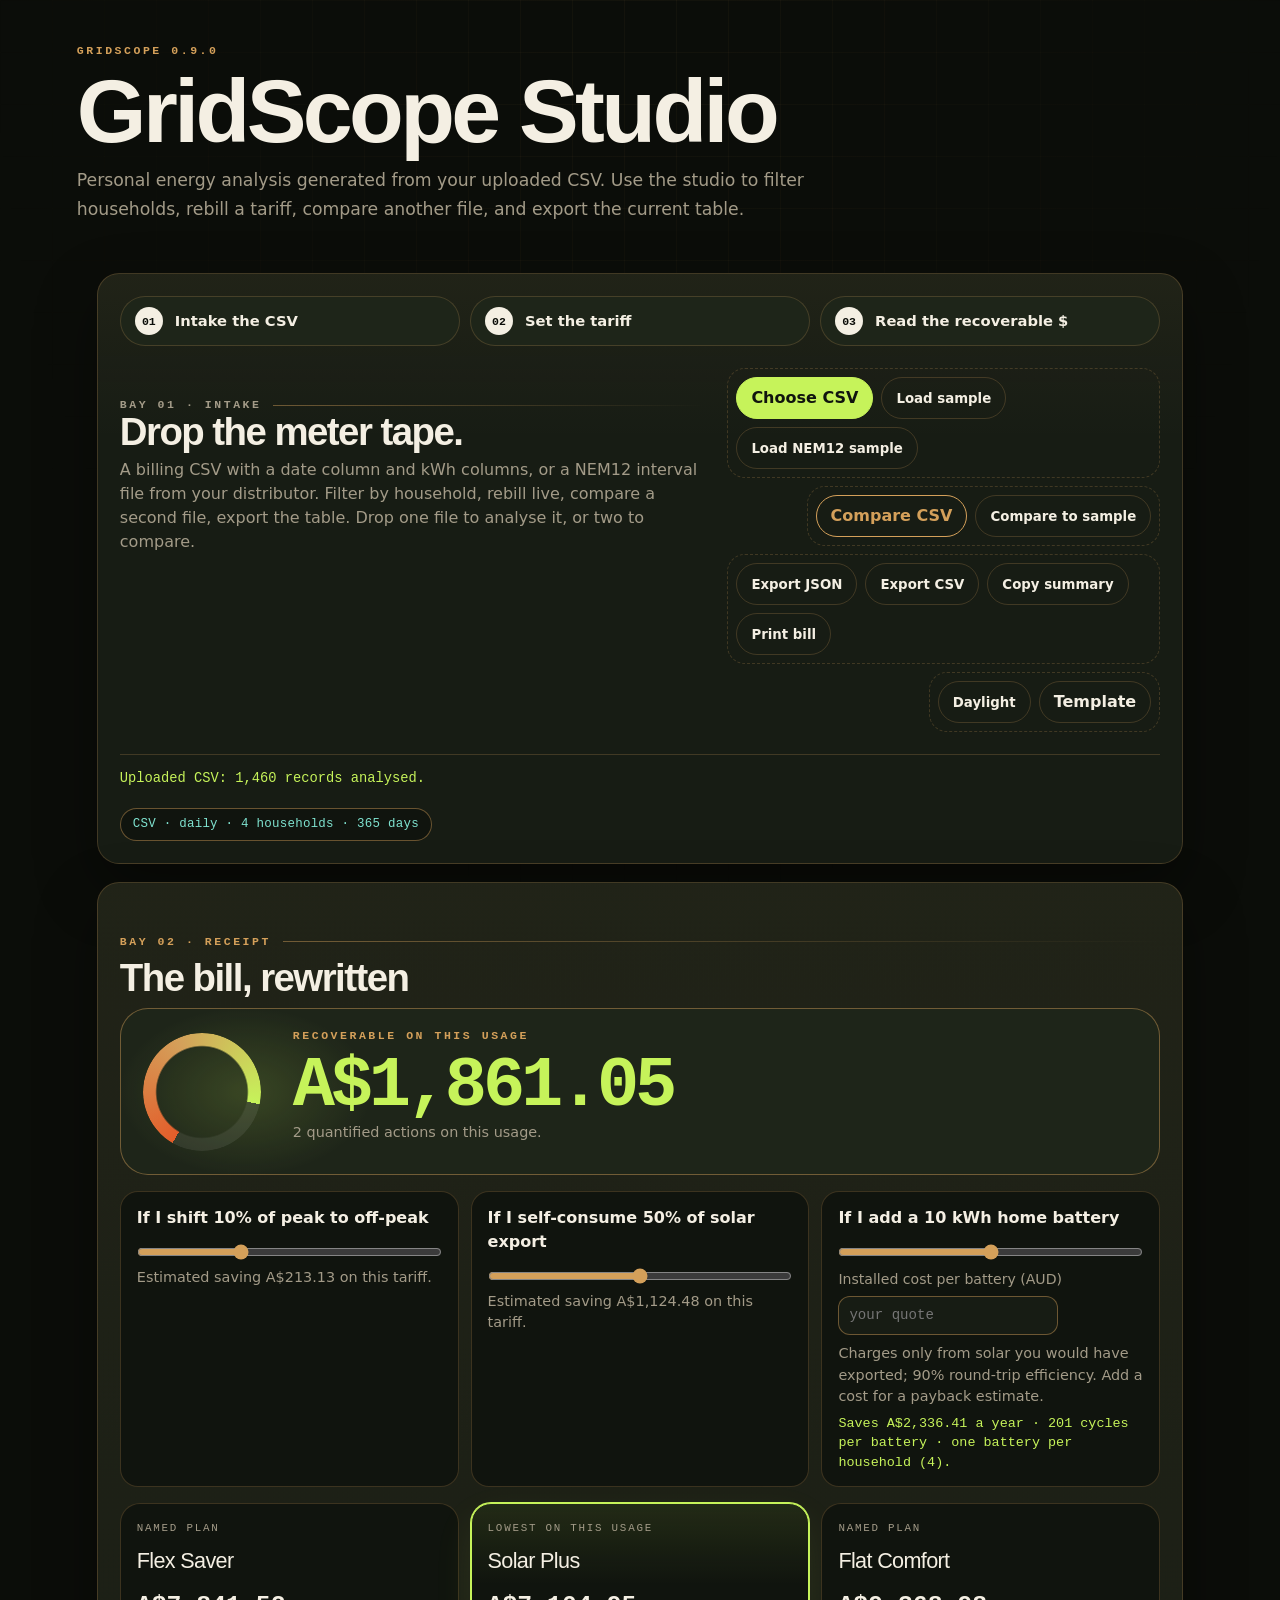
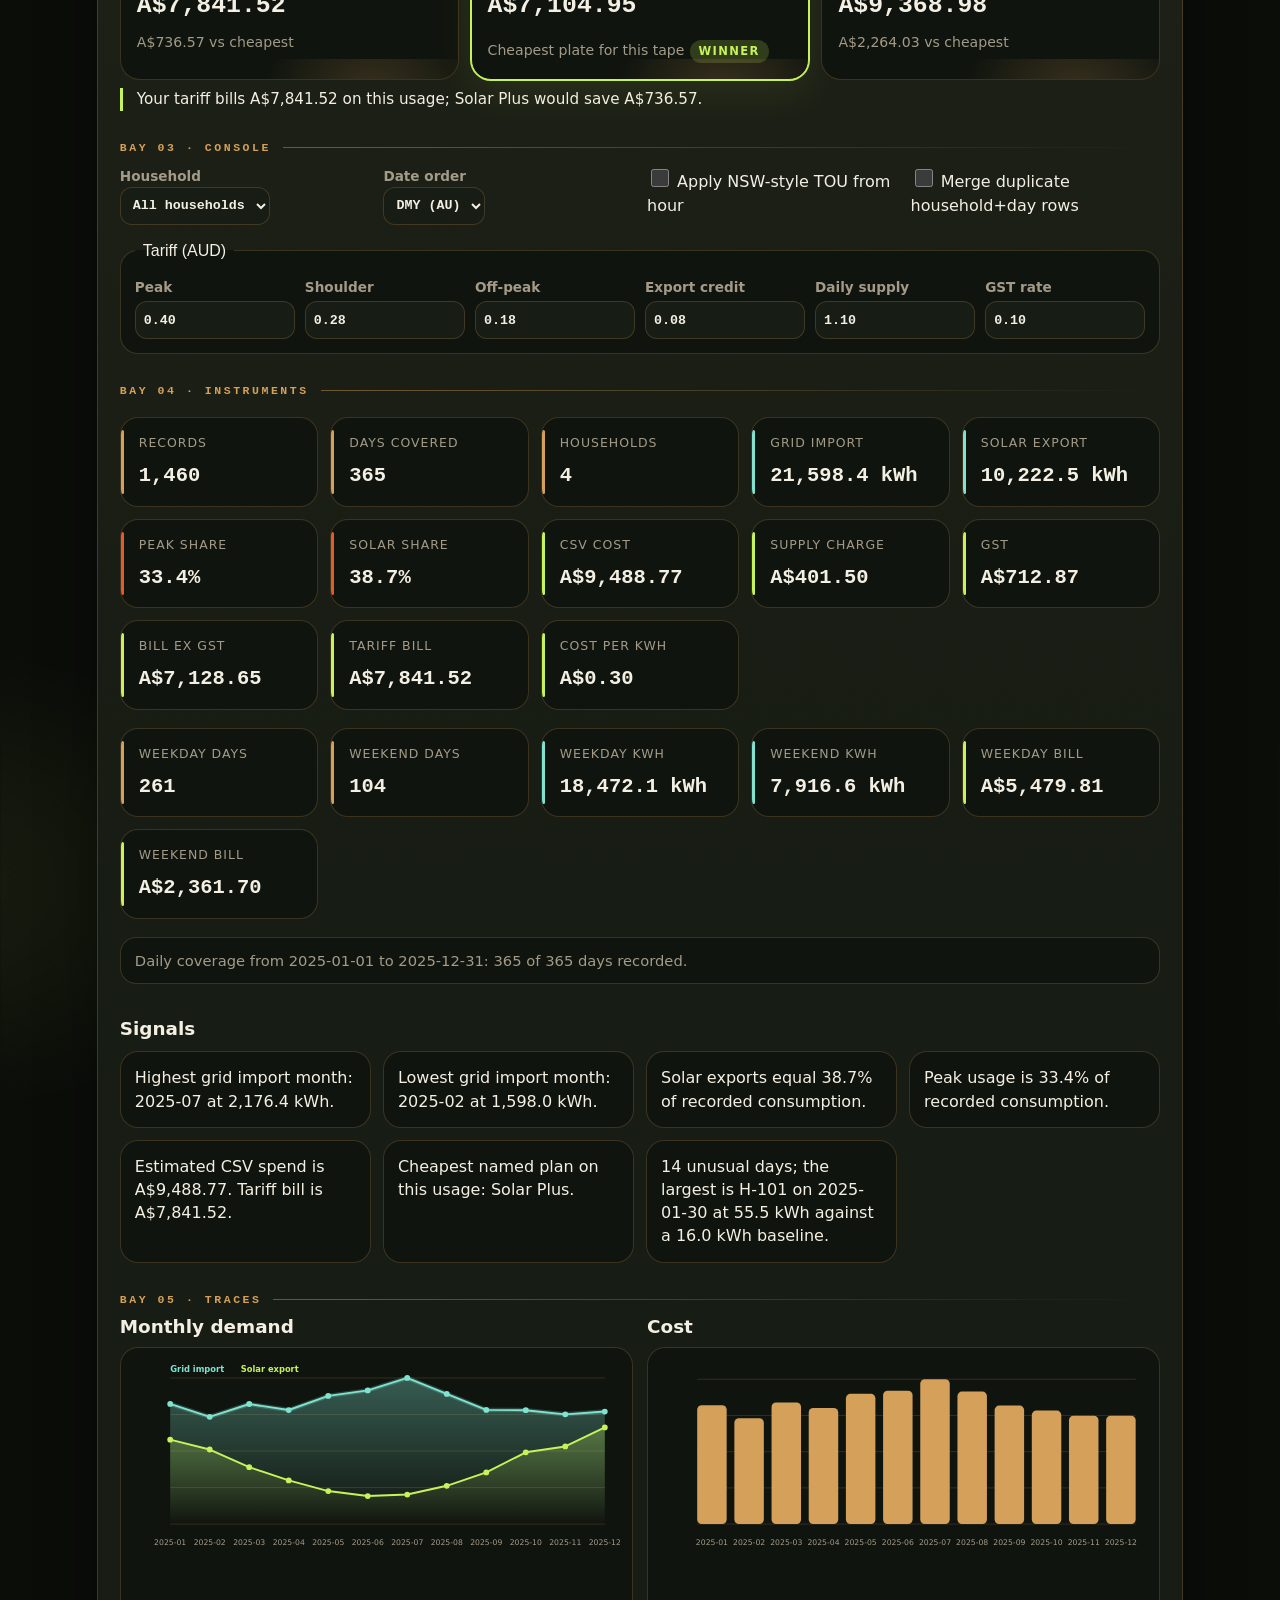
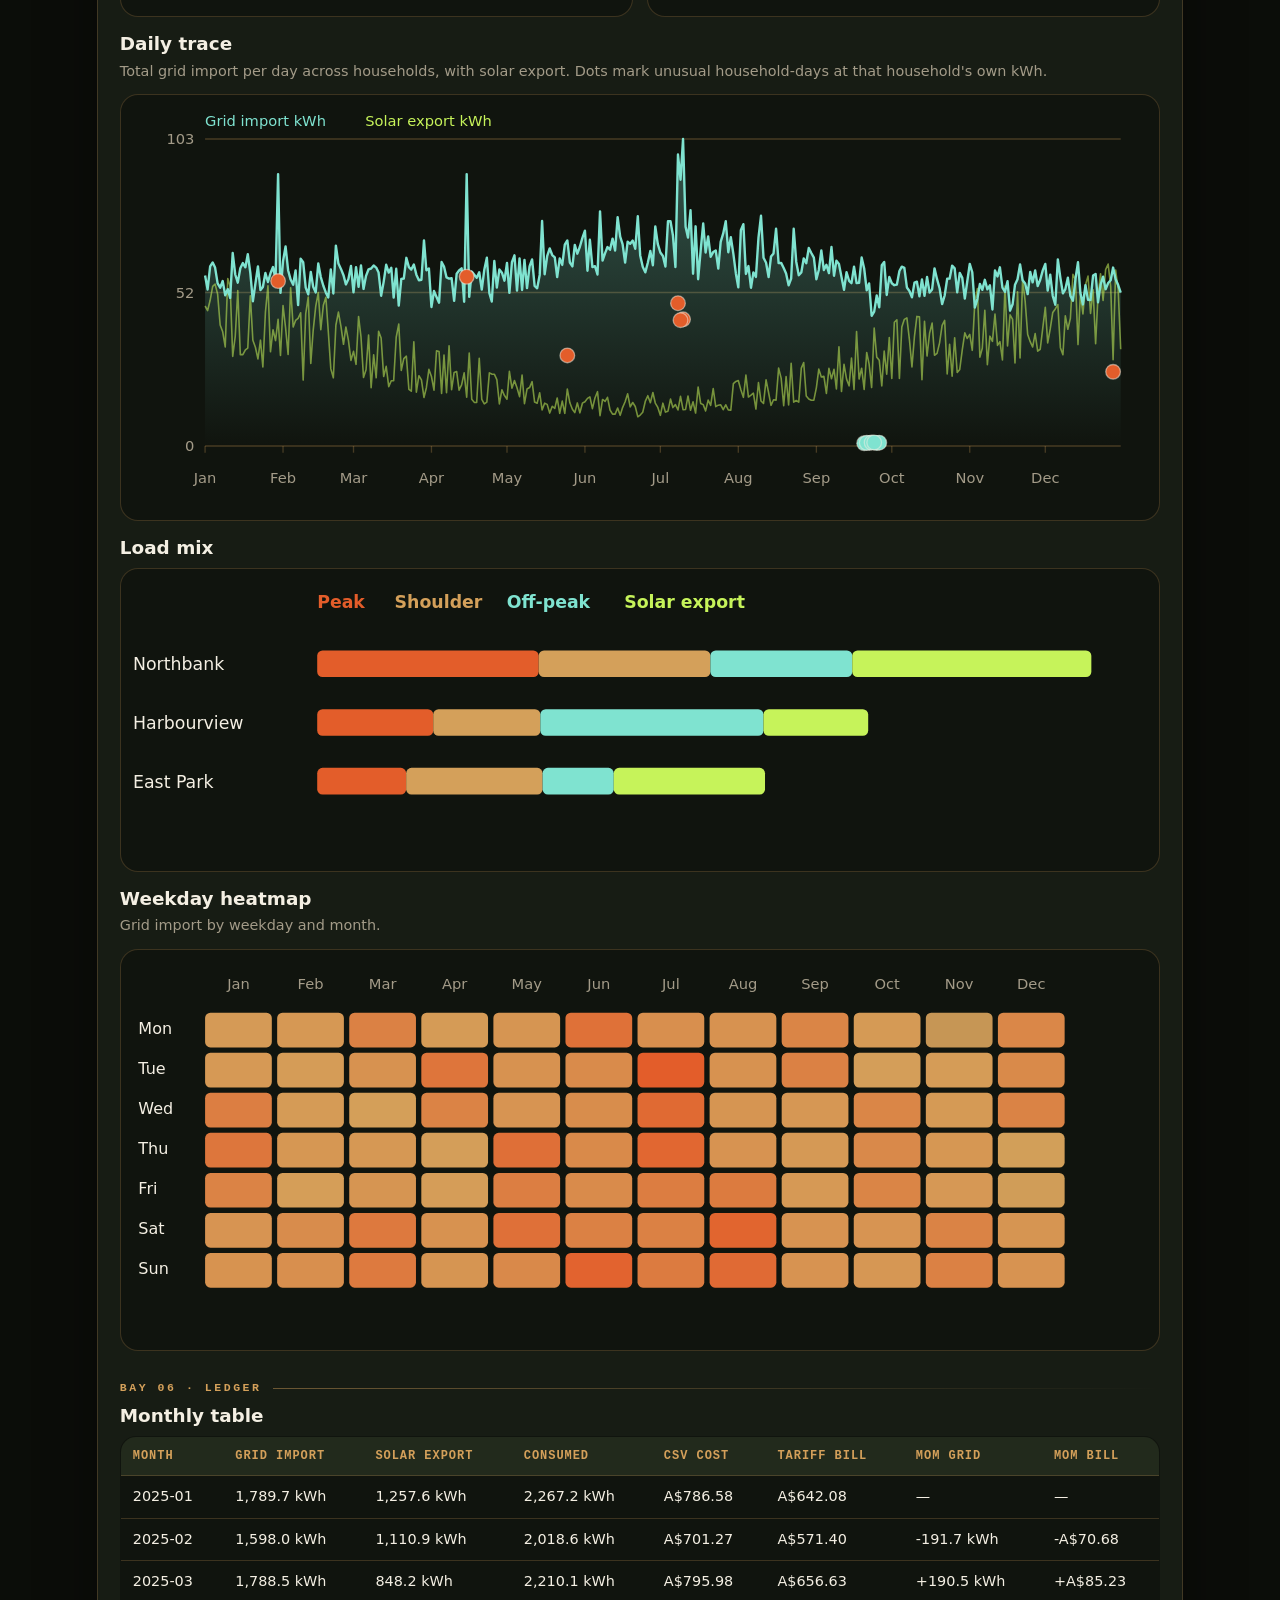
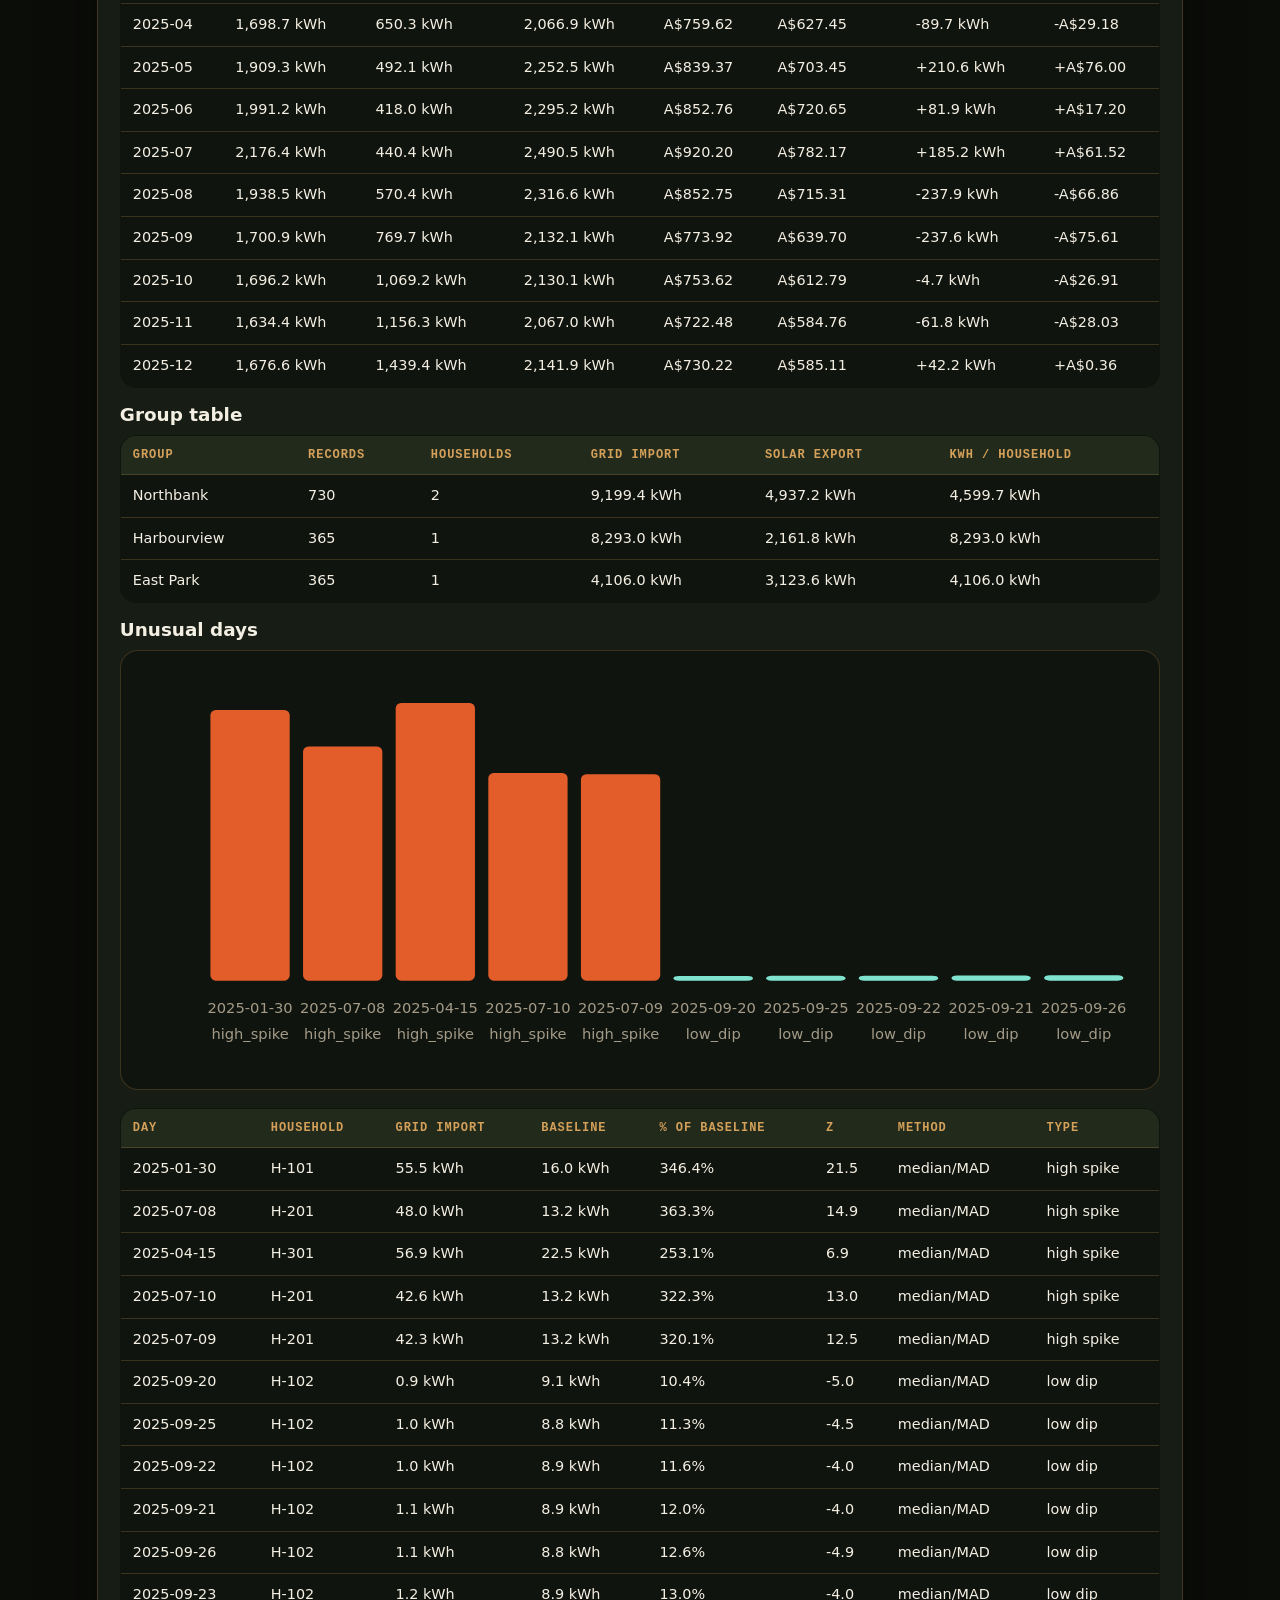
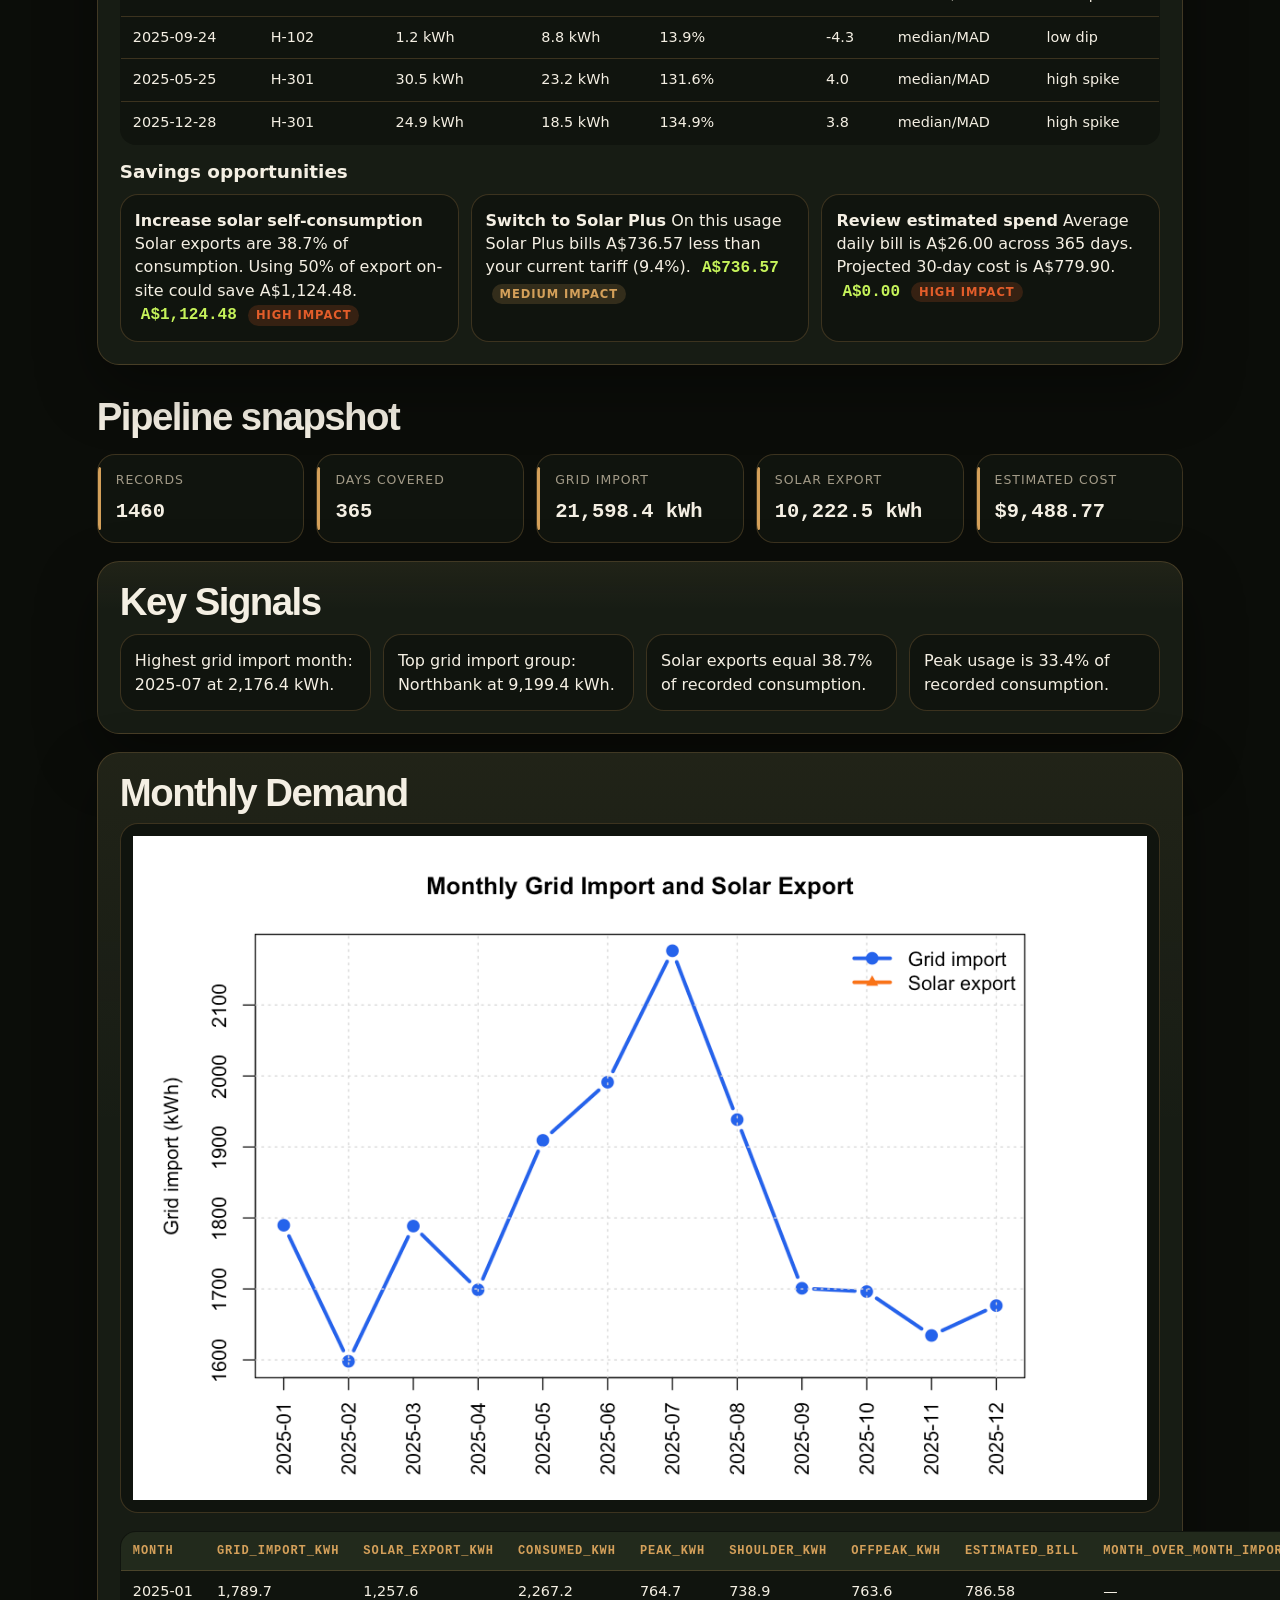
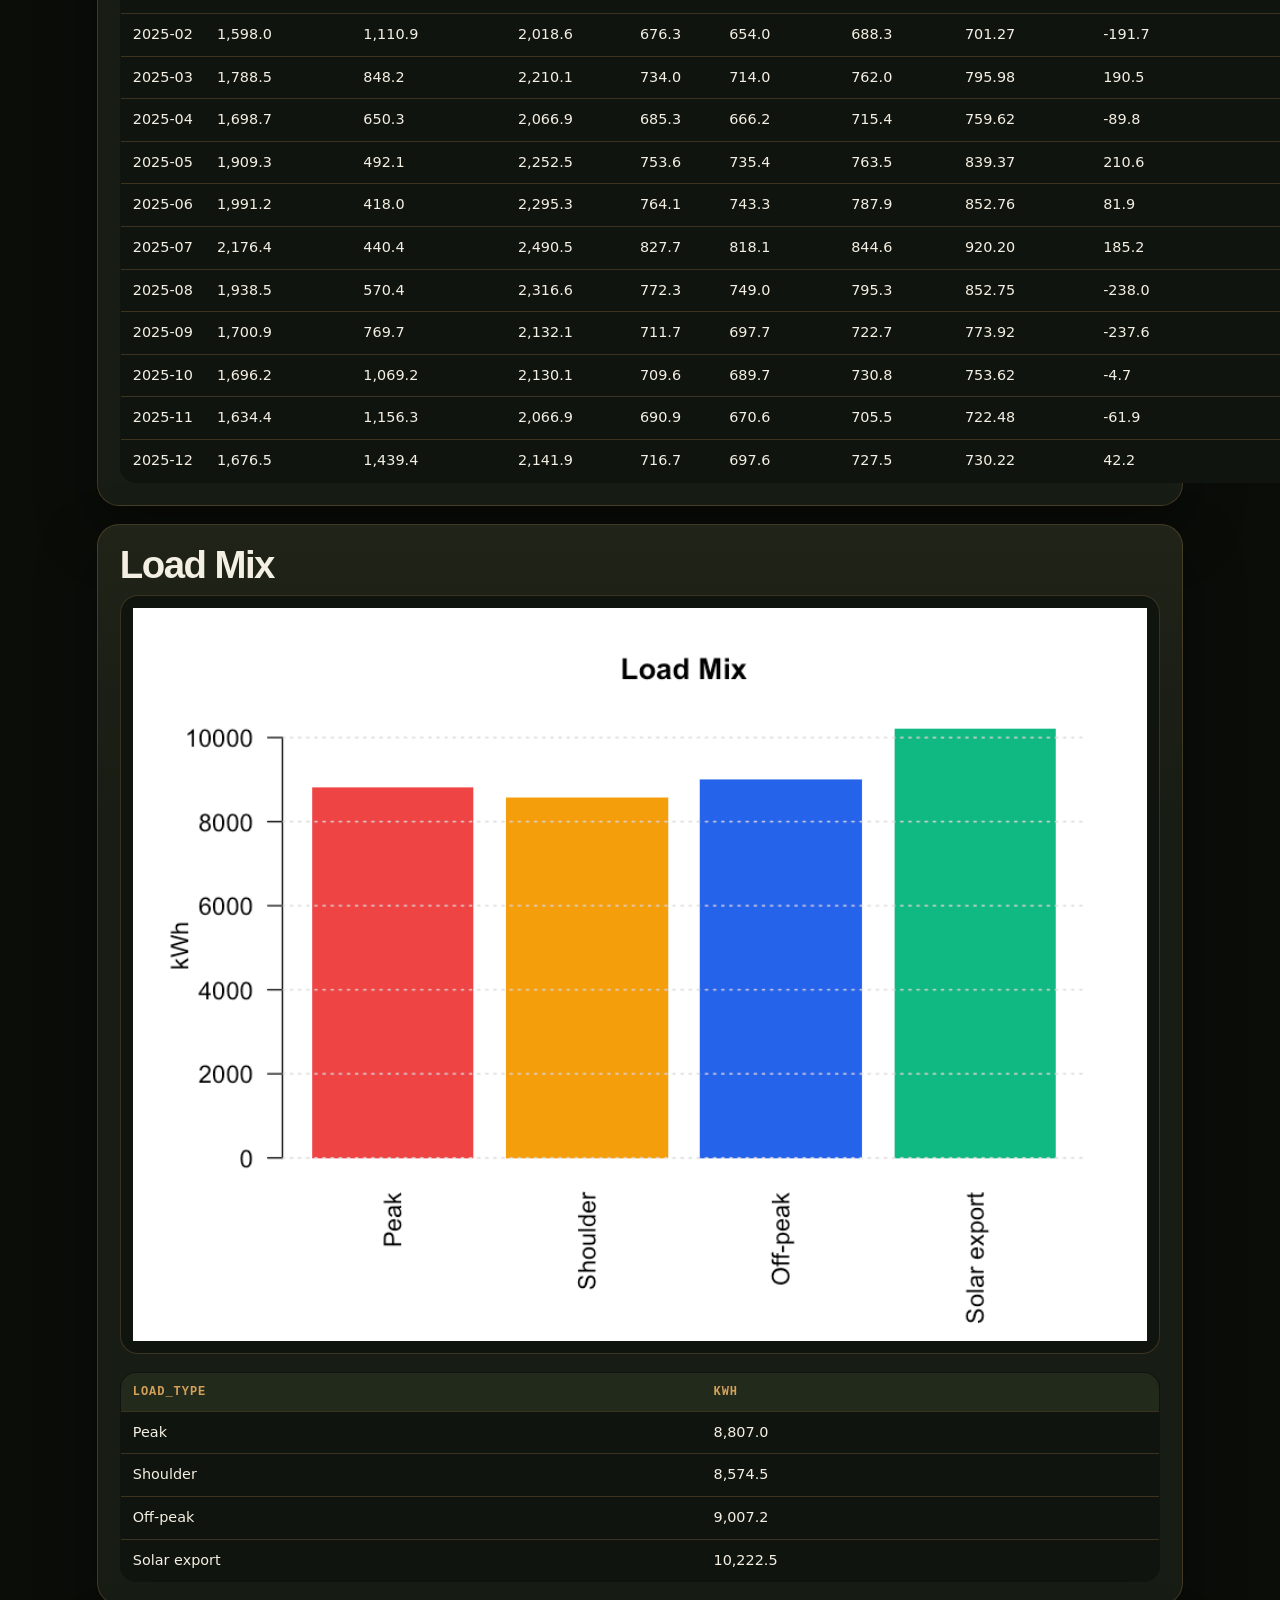
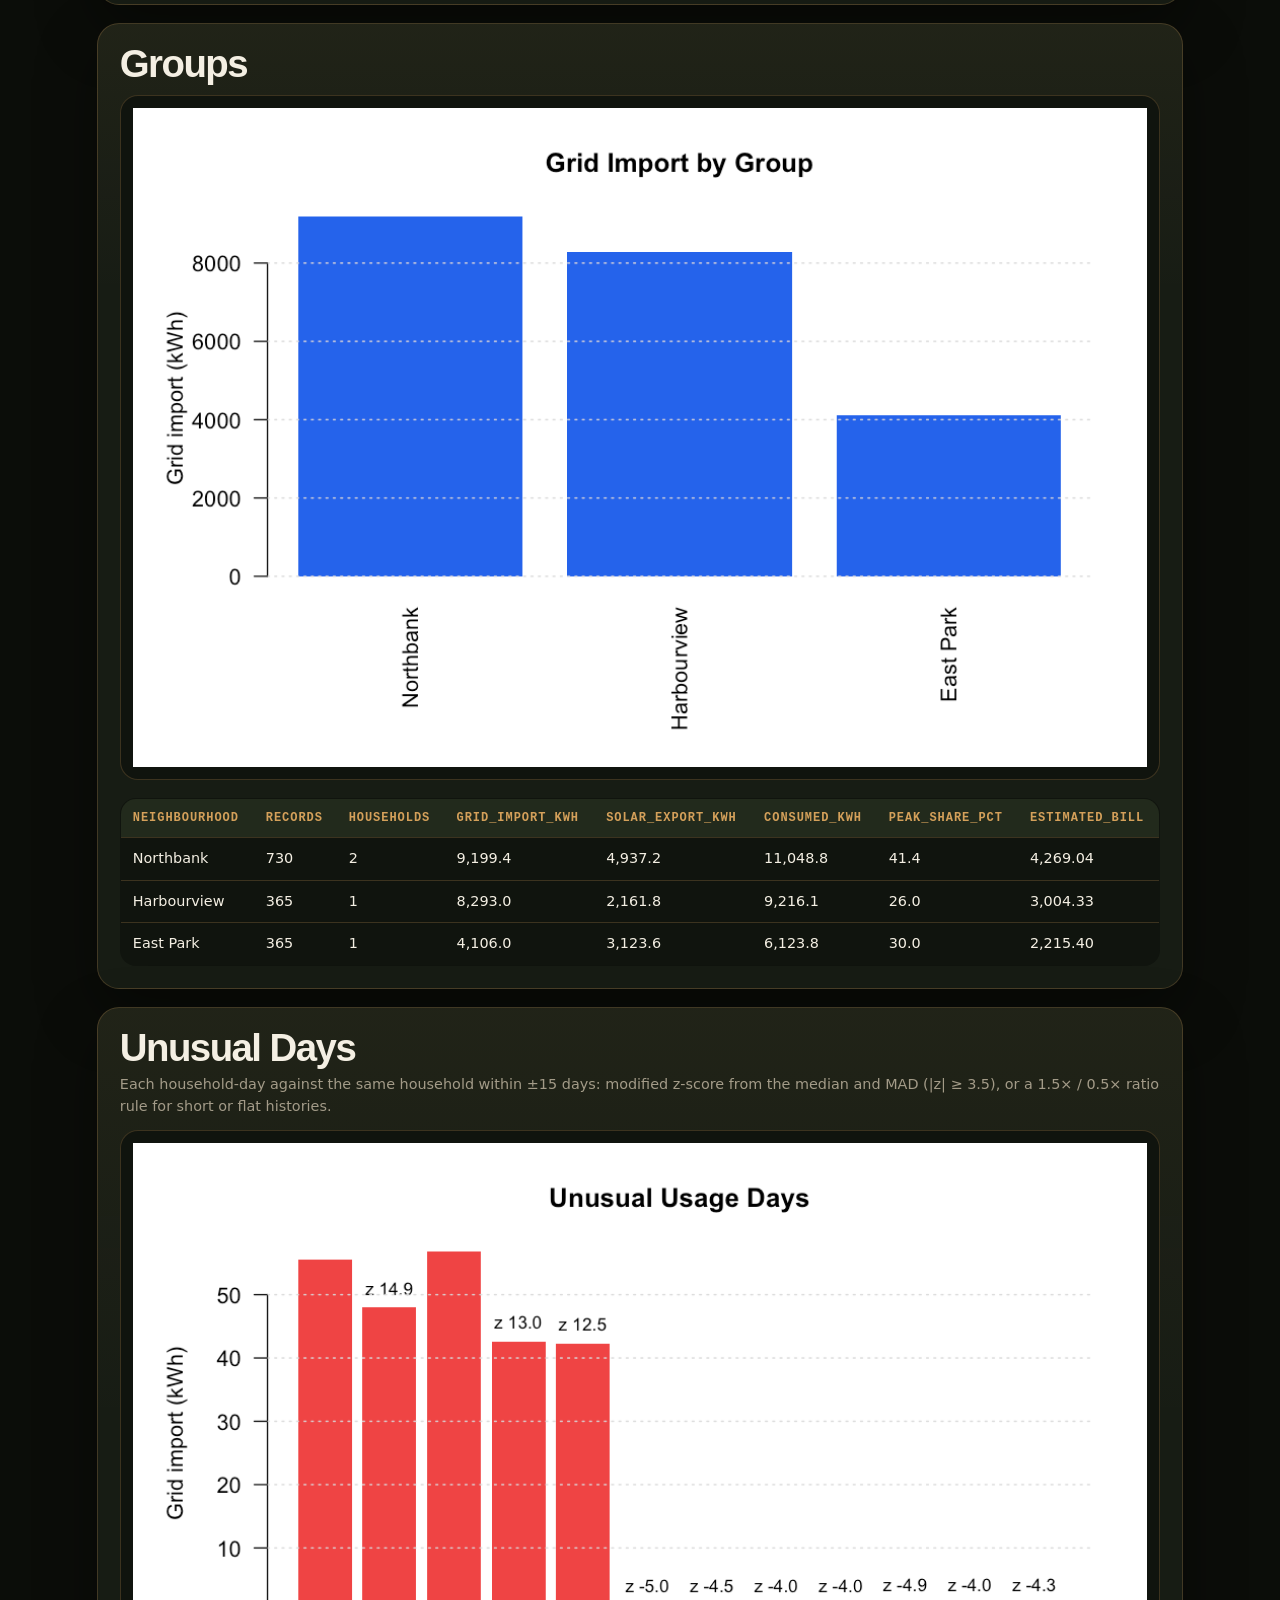
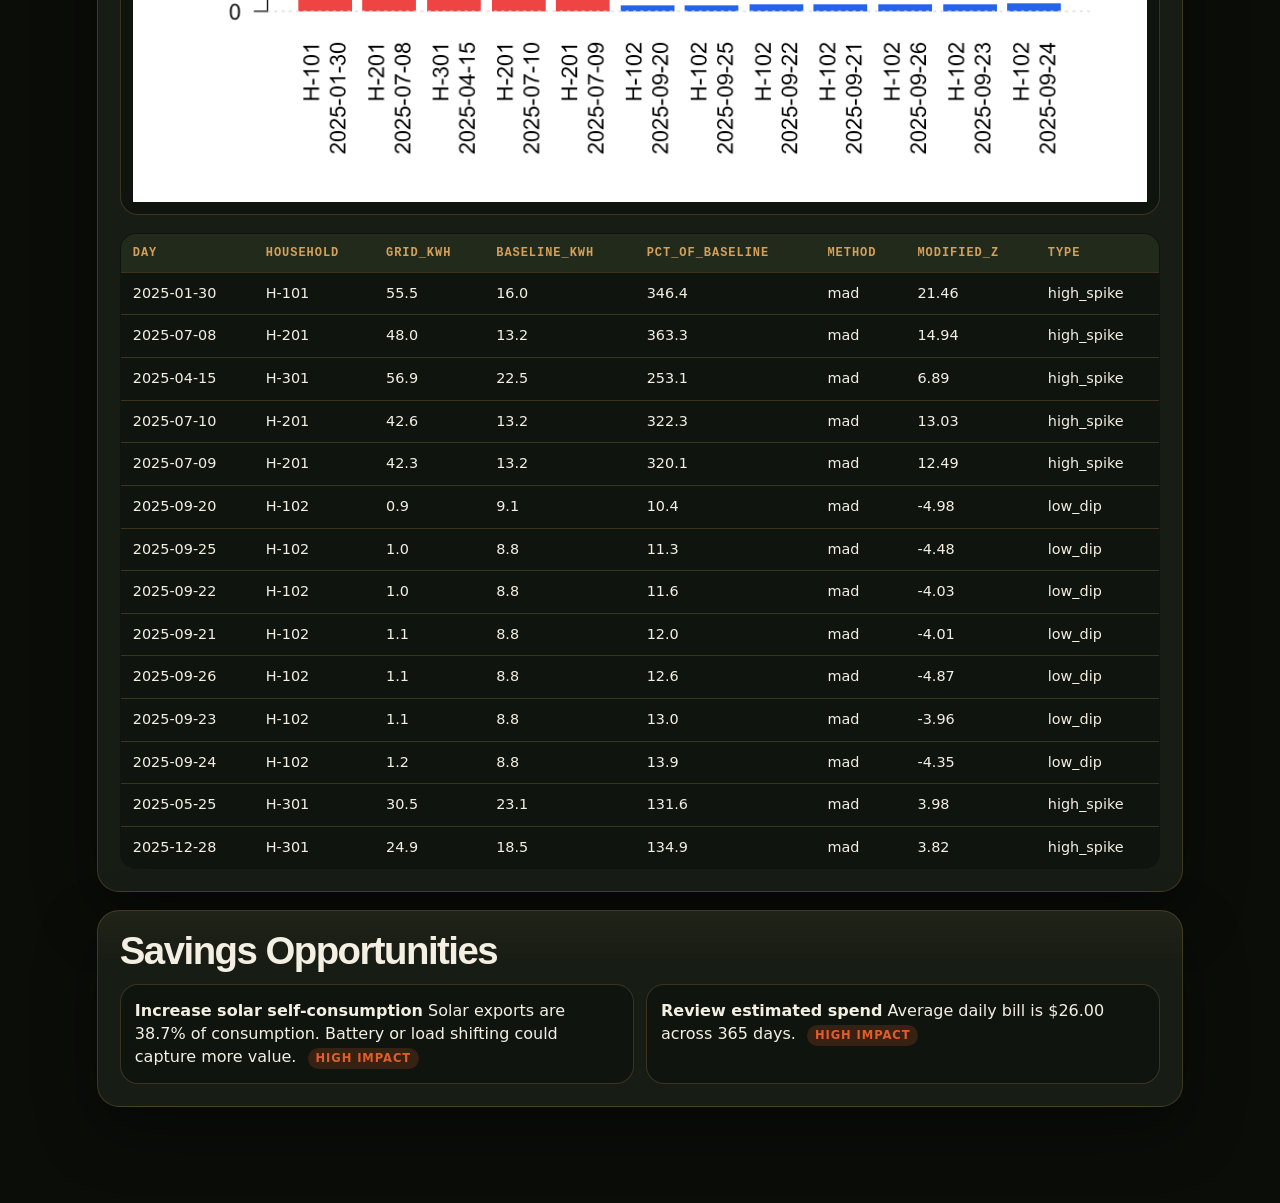
<file: output/custom-report.html>
<!doctype html>
<html lang="en">
<head>
<meta charset="utf-8">
<meta name="viewport" content="width=device-width, initial-scale=1">
<title>GridScope Studio</title>
<link rel="stylesheet" href="../assets/studio.css">
</head>
<body>
<header>
<p class="eyebrow">GridScope 0.9.0</p>
<h1>GridScope Studio</h1>
<p class="lede">Personal energy analysis generated from your uploaded CSV. Use the studio to filter households, rebill a tariff, compare another file, and export the current table.</p>
</header>
<main>
<section class="studio-panel" id="upload-studio">
<ol class="onboarding-strip" id="onboarding-strip">
<li><span>01</span> Intake the CSV</li>
<li><span>02</span> Set the tariff</li>
<li><span>03</span> Read the recoverable $</li>
</ol>
<div class="deck-copy">
<p class="bay">Bay 01 · Intake</p>
<h2>Drop the meter tape.</h2>
<p>A billing CSV with a date column and kWh columns, or a NEM12 interval file from your distributor. Filter by household, rebill live, compare a second file, export the table. Drop one file to analyse it, or two to compare.</p>
</div>
<div class="upload-controls">
  <div class="cluster">
    <label class="file-picker" for="energy-csv">Choose CSV<input id="energy-csv" type="file" accept=".csv,.txt,.dat,text/csv,text/plain"></label>
    <button id="load-sample" type="button">Load sample</button>
    <button id="load-nem12-sample" type="button" data-href="../data/sample_nem12.csv">Load NEM12 sample</button>
  </div>
  <div class="cluster">
    <label class="file-picker file-picker-secondary" for="compare-csv">Compare CSV<input id="compare-csv" type="file" accept=".csv,.txt,.dat,text/csv,text/plain"></label>
    <button id="compare-sample" type="button">Compare to sample</button>
  </div>
  <div class="cluster">
    <button id="export-analysis" type="button" disabled>Export JSON</button>
    <button id="export-csv" type="button" disabled>Export CSV</button>
    <button id="copy-summary" type="button" disabled>Copy summary</button>
    <button id="print-bill" type="button" disabled>Print bill</button>
  </div>
  <div class="cluster">
    <button id="theme-toggle" data-theme-toggle type="button" aria-pressed="false">Daylight</button>
    <a class="template-link" href="../data/sample_energy_upload.csv">Template</a>
  </div>
</div>
<div class="status" id="upload-status" role="status" aria-live="polite">Waiting for data.</div>
<p class="source-badge" id="source-badge" aria-live="polite" hidden></p>
</section>

<section class="report-section" id="personal-results" hidden>
<p class="bay">Bay 02 · Receipt</p>
<h2>The bill, rewritten</h2>
<div class="hero-savings" id="savings-hero">
  <div class="gauge" aria-hidden="true"></div>
  <div>
    <p class="eyebrow">Recoverable on this usage</p>
    <strong id="savings-hero-amount">$0.00</strong>
    <p class="chart-note" id="savings-hero-note">Load a CSV to see quantified opportunities.</p>
  </div>
</div>
<div class="what-if-tools">
<div class="peak-shift-tool" id="peak-shift-wrap">
<label for="peak-shift">If I shift <span id="peak-shift-label">10%</span> of peak to off-peak</label>
<input id="peak-shift" type="range" min="0" max="30" value="10" step="1">
<p class="chart-note" id="peak-shift-saving">Move the slider to estimate savings on this tariff.</p>
</div>
<div class="peak-shift-tool" id="solar-shift-wrap">
<label for="solar-shift">If I self-consume <span id="solar-shift-label">50%</span> of solar export</label>
<input id="solar-shift" type="range" min="0" max="100" value="50" step="1">
<p class="chart-note" id="solar-shift-saving">Move the slider to estimate savings on this tariff.</p>
</div>
<div class="peak-shift-tool battery-tool" id="battery-wrap">
<label for="battery-capacity">If I add a <span id="battery-capacity-label">10 kWh</span> home battery</label>
<input id="battery-capacity" type="range" min="0" max="20" value="10" step="0.5" aria-describedby="battery-note">
<label class="battery-cost" for="battery-cost">Installed cost per battery (AUD)
<input id="battery-cost" type="number" inputmode="decimal" min="0" step="100" placeholder="your quote" aria-describedby="battery-note"></label>
<p class="chart-note" id="battery-note">Charges only from solar you would have exported; 90% round-trip efficiency. Add a cost for a payback estimate.</p>
<p class="chart-note battery-saving" id="battery-saving" aria-live="polite">Move the slider to size a battery on this usage.</p>
</div>
</div>
<div class="plan-cards" id="plan-cards"></div>
<p class="plan-switch-note" id="plan-switch-note" hidden></p>

<p class="bay">Bay 03 · Console</p>
<div class="studio-tools">
<div class="tool-block" id="household-filter-wrap" hidden>
<label for="household-filter">Household</label>
<select id="household-filter"></select>
</div>
<div class="tool-block">
<label for="date-order">Date order</label>
<select id="date-order">
<option value="dmy" selected>DMY (AU)</option>
<option value="mdy">MDY (US)</option>
<option value="auto">Auto</option>
</select>
</div>
<label class="tool-block tou-toggle" for="tou-toggle">
<input id="tou-toggle" type="checkbox">
Apply NSW-style TOU from hour
</label>
<label class="tool-block tou-toggle" for="dedupe-toggle">
<input id="dedupe-toggle" type="checkbox">
Merge duplicate household+day rows
</label>
<p class="tou-banner" id="tou-note" hidden></p>
<fieldset class="tool-block tariff-editor">
<legend>Tariff (AUD)</legend>
<label>Peak <input id="tariff-peak" type="number" inputmode="decimal" min="0" step="0.01" value="0.40"></label>
<label>Shoulder <input id="tariff-shoulder" type="number" inputmode="decimal" min="0" step="0.01" value="0.28"></label>
<label>Off-peak <input id="tariff-offpeak" type="number" inputmode="decimal" min="0" step="0.01" value="0.18"></label>
<label>Export credit <input id="tariff-export" type="number" inputmode="decimal" min="0" step="0.01" value="0.08"></label>
<label>Daily supply <input id="tariff-supply" type="number" inputmode="decimal" min="0" step="0.01" value="1.10"></label>
<label>GST rate <input id="tariff-gst" type="number" inputmode="decimal" min="0" step="0.01" value="0.10"></label>
</fieldset>
</div>

<p class="bay">Bay 04 · Instruments</p>
<div class="metrics" id="personal-metrics"></div>
<div class="metrics" id="weekend-metrics"></div>
<p class="coverage-callout" id="coverage-callout" hidden></p>
<p class="quality-callout" id="quality-callout" hidden></p>
<div class="metrics compare-metrics" id="compare-metrics" hidden></div>
<div id="compare-monthly" hidden></div>
<h3>Signals</h3>
<ul class="insight-list" id="personal-insights"></ul>

<p class="bay">Bay 05 · Traces</p>
<div class="results-grid">
<div>
<h3>Monthly demand</h3>
<div class="chart" id="monthly-chart"></div>
</div>
<div>
<h3>Cost</h3>
<div class="chart" id="cost-chart"></div>
</div>
</div>
<h3>Daily trace</h3>
<p class="chart-note" id="daily-note">Grid import per day with solar export. Dots mark unusual days.</p>
<div class="chart daily-chart" id="daily-chart"></div>
<h3>Load mix</h3>
<div class="chart" id="mix-chart"></div>
<h3>Weekday heatmap</h3>
<p class="chart-note" id="heatmap-note">Grid import by weekday and month. Hour buckets are used when a timestamp hour is present.</p>
<div class="chart" id="heatmap-chart"></div>

<p class="bay">Bay 06 · Ledger</p>
<h3>Monthly table</h3>
<div id="monthly-table"></div>
<h3>Group table</h3>
<div id="group-table"></div>
<h3>Unusual days</h3>
<div class="chart" id="anomaly-chart"></div>
<div id="anomaly-table"></div>
<h3>Savings opportunities</h3>
<ul class="insight-list" id="recommendation-list"></ul>
</section>
<h2 class="demo-heading">Pipeline snapshot</h2>
<section class="metrics">
<div class="metric"><span>Records</span><strong>1460</strong></div>
<div class="metric"><span>Days covered</span><strong>365</strong></div>
<div class="metric"><span>Grid import</span><strong>21,598.4 kWh</strong></div>
<div class="metric"><span>Solar export</span><strong>10,222.5 kWh</strong></div>
<div class="metric"><span>Estimated cost</span><strong>$9,488.77</strong></div>
</section>

<section class="report-section">
<h2>Key Signals</h2>
<ul class="insight-list">
<li>Highest grid import month: 2025-07 at 2,176.4 kWh.</li>
<li>Top grid import group: Northbank at 9,199.4 kWh.</li>
<li>Solar exports equal 38.7% of recorded consumption.</li>
<li>Peak usage is 33.4% of recorded consumption.</li>
</ul>

</section>

<section class="report-section">
<h2>Monthly Demand</h2>
<div class="figure"><img src="figures/user_monthly_usage.png" alt="Monthly grid import and solar export chart"></div>
<table><thead><tr><th>month</th><th>grid_import_kwh</th><th>solar_export_kwh</th><th>consumed_kwh</th><th>peak_kwh</th><th>shoulder_kwh</th><th>offpeak_kwh</th><th>estimated_bill</th><th>month_over_month_import_kwh</th></tr></thead><tbody><tr><td>2025-01</td><td>1,789.7</td><td>1,257.6</td><td>2,267.2</td><td>764.7</td><td>738.9</td><td>763.6</td><td>786.58</td><td>—</td></tr>
<tr><td>2025-02</td><td>1,598.0</td><td>1,110.9</td><td>2,018.6</td><td>676.3</td><td>654.0</td><td>688.3</td><td>701.27</td><td>-191.7</td></tr>
<tr><td>2025-03</td><td>1,788.5</td><td>848.2</td><td>2,210.1</td><td>734.0</td><td>714.0</td><td>762.0</td><td>795.98</td><td>190.5</td></tr>
<tr><td>2025-04</td><td>1,698.7</td><td>650.3</td><td>2,066.9</td><td>685.3</td><td>666.2</td><td>715.4</td><td>759.62</td><td>-89.8</td></tr>
<tr><td>2025-05</td><td>1,909.3</td><td>492.1</td><td>2,252.5</td><td>753.6</td><td>735.4</td><td>763.5</td><td>839.37</td><td>210.6</td></tr>
<tr><td>2025-06</td><td>1,991.2</td><td>418.0</td><td>2,295.3</td><td>764.1</td><td>743.3</td><td>787.9</td><td>852.76</td><td>81.9</td></tr>
<tr><td>2025-07</td><td>2,176.4</td><td>440.4</td><td>2,490.5</td><td>827.7</td><td>818.1</td><td>844.6</td><td>920.20</td><td>185.2</td></tr>
<tr><td>2025-08</td><td>1,938.5</td><td>570.4</td><td>2,316.6</td><td>772.3</td><td>749.0</td><td>795.3</td><td>852.75</td><td>-238.0</td></tr>
<tr><td>2025-09</td><td>1,700.9</td><td>769.7</td><td>2,132.1</td><td>711.7</td><td>697.7</td><td>722.7</td><td>773.92</td><td>-237.6</td></tr>
<tr><td>2025-10</td><td>1,696.2</td><td>1,069.2</td><td>2,130.1</td><td>709.6</td><td>689.7</td><td>730.8</td><td>753.62</td><td>-4.7</td></tr>
<tr><td>2025-11</td><td>1,634.4</td><td>1,156.3</td><td>2,066.9</td><td>690.9</td><td>670.6</td><td>705.5</td><td>722.48</td><td>-61.9</td></tr>
<tr><td>2025-12</td><td>1,676.5</td><td>1,439.4</td><td>2,141.9</td><td>716.7</td><td>697.6</td><td>727.5</td><td>730.22</td><td>42.2</td></tr></tbody></table>
</section>

<section class="report-section">
<h2>Load Mix</h2>
<div class="figure"><img src="figures/user_load_mix.png" alt="Load mix chart"></div>
<table><thead><tr><th>load_type</th><th>kwh</th></tr></thead><tbody><tr><td>Peak</td><td>8,807.0</td></tr>
<tr><td>Shoulder</td><td>8,574.5</td></tr>
<tr><td>Off-peak</td><td>9,007.2</td></tr>
<tr><td>Solar export</td><td>10,222.5</td></tr></tbody></table>
</section>

<section class="report-section">
<h2>Groups</h2>
<div class="figure"><img src="figures/user_group_summary.png" alt="Grid import by group chart"></div>
<table><thead><tr><th>neighbourhood</th><th>records</th><th>households</th><th>grid_import_kwh</th><th>solar_export_kwh</th><th>consumed_kwh</th><th>peak_share_pct</th><th>estimated_bill</th></tr></thead><tbody><tr><td>Northbank</td><td>730</td><td>2</td><td>9,199.4</td><td>4,937.2</td><td>11,048.8</td><td>41.4</td><td>4,269.04</td></tr>
<tr><td>Harbourview</td><td>365</td><td>1</td><td>8,293.0</td><td>2,161.8</td><td>9,216.1</td><td>26.0</td><td>3,004.33</td></tr>
<tr><td>East Park</td><td>365</td><td>1</td><td>4,106.0</td><td>3,123.6</td><td>6,123.8</td><td>30.0</td><td>2,215.40</td></tr></tbody></table>
</section>

<section class="report-section">
<h2>Unusual Days</h2>
<p class="chart-note">Each household-day against the same household within &plusmn;15 days: modified z-score from the median and MAD (|z| &ge; 3.5), or a 1.5&times; / 0.5&times; ratio rule for short or flat histories.</p>
<div class="figure"><img src="figures/user_anomalies.png" alt="Unusual usage days chart"></div>
<table><thead><tr><th>day</th><th>household</th><th>grid_kwh</th><th>baseline_kwh</th><th>pct_of_baseline</th><th>method</th><th>modified_z</th><th>type</th></tr></thead><tbody><tr><td>2025-01-30</td><td>H-101</td><td>55.5</td><td>16.0</td><td>346.4</td><td>mad</td><td>21.46</td><td>high_spike</td></tr>
<tr><td>2025-07-08</td><td>H-201</td><td>48.0</td><td>13.2</td><td>363.3</td><td>mad</td><td>14.94</td><td>high_spike</td></tr>
<tr><td>2025-04-15</td><td>H-301</td><td>56.9</td><td>22.5</td><td>253.1</td><td>mad</td><td>6.89</td><td>high_spike</td></tr>
<tr><td>2025-07-10</td><td>H-201</td><td>42.6</td><td>13.2</td><td>322.3</td><td>mad</td><td>13.03</td><td>high_spike</td></tr>
<tr><td>2025-07-09</td><td>H-201</td><td>42.3</td><td>13.2</td><td>320.1</td><td>mad</td><td>12.49</td><td>high_spike</td></tr>
<tr><td>2025-09-20</td><td>H-102</td><td>0.9</td><td>9.1</td><td>10.4</td><td>mad</td><td>-4.98</td><td>low_dip</td></tr>
<tr><td>2025-09-25</td><td>H-102</td><td>1.0</td><td>8.8</td><td>11.3</td><td>mad</td><td>-4.48</td><td>low_dip</td></tr>
<tr><td>2025-09-22</td><td>H-102</td><td>1.0</td><td>8.8</td><td>11.6</td><td>mad</td><td>-4.03</td><td>low_dip</td></tr>
<tr><td>2025-09-21</td><td>H-102</td><td>1.1</td><td>8.8</td><td>12.0</td><td>mad</td><td>-4.01</td><td>low_dip</td></tr>
<tr><td>2025-09-26</td><td>H-102</td><td>1.1</td><td>8.8</td><td>12.6</td><td>mad</td><td>-4.87</td><td>low_dip</td></tr>
<tr><td>2025-09-23</td><td>H-102</td><td>1.1</td><td>8.8</td><td>13.0</td><td>mad</td><td>-3.96</td><td>low_dip</td></tr>
<tr><td>2025-09-24</td><td>H-102</td><td>1.2</td><td>8.8</td><td>13.9</td><td>mad</td><td>-4.35</td><td>low_dip</td></tr>
<tr><td>2025-05-25</td><td>H-301</td><td>30.5</td><td>23.1</td><td>131.6</td><td>mad</td><td>3.98</td><td>high_spike</td></tr>
<tr><td>2025-12-28</td><td>H-301</td><td>24.9</td><td>18.5</td><td>134.9</td><td>mad</td><td>3.82</td><td>high_spike</td></tr></tbody></table>
</section>

<section class="report-section">
<h2>Savings Opportunities</h2>
<ul class="insight-list"><li><strong>Increase solar self-consumption</strong> Solar exports are 38.7% of consumption. Battery or load shifting could capture more value. <span class="impact impact-high">high impact</span></li><li><strong>Review estimated spend</strong> Average daily bill is $26.00 across 365 days. <span class="impact impact-high">high impact</span></li></ul>
</section>
</main>
<script>window.GRIDSCOPE_BOOTSTRAP = {csv: "day,household_id,neighbourhood,peak_kwh,shoulder_kwh,offpeak_kwh,solar_export_kwh,grid_import_kwh,estimated_bill\n2025-01-01,H-101,Northbank,9.46,7.43,5.63,22.53,16.57,7.23\n2025-01-01,H-102,Northbank,4.05,3.04,3.04,0.00,10.13,4.59\n2025-01-01,H-201,East Park,4.96,7.61,3.97,15.48,10.45,5.46\n2025-01-01,H-301,Harbourview,6.25,5.77,12.02,9.06,20.16,7.63\n2025-01-02,H-101,Northbank,10.22,8.03,6.09,21.13,17.92,7.97\n2025-01-02,H-102,Northbank,3.45,2.59,2.59,0.00,8.63,4.08\n2025-01-02,H-201,East Park,4.26,6.54,3.41,15.64,8.98,4.67\n2025-01-02,H-301,Harbourview,5.42,5.00,10.42,8.77,17.08,6.70\n2025-01-03,H-101,Northbank,8.67,6.82,5.16,23.22,15.20,6.53\n2025-01-03,H-102,Northbank,4.36,3.27,3.27,0.00,10.90,4.85\n2025-01-03,H-201,East Park,4.14,6.35,3.31,16.65,8.72,4.46\n2025-01-03,H-301,Harbourview,7.67,7.08,14.74,9.12,25.57,9.25\n2025-01-04,H-101,Northbank,9.64,7.57,5.74,25.65,16.89,7.14\n2025-01-04,H-102,Northbank,3.68,2.76,2.76,0.00,9.19,4.27\n2025-01-04,H-201,East Park,4.99,7.65,3.99,17.90,10.51,5.30\n2025-01-04,H-301,Harbourview,7.65,7.06,14.72,10.09,25.11,9.16\n2025-01-05,H-101,Northbank,9.18,7.21,5.46,26.61,16.08,6.69\n2025-01-05,H-102,Northbank,4.09,3.07,3.07,0.00,10.24,4.62\n2025-01-05,H-201,East Park,5.72,8.77,4.57,17.52,12.04,6.14\n2025-01-05,H-301,Harbourview,6.77,6.25,13.02,10.30,21.62,8.13\n2025-01-06,H-101,Northbank,9.82,7.72,5.85,24.49,17.21,7.38\n2025-01-06,H-102,Northbank,3.52,2.64,2.64,0.00,8.81,4.14\n2025-01-06,H-201,East Park,5.24,8.03,4.19,16.80,11.04,5.66\n2025-01-06,H-301,Harbourview,5.67,5.23,10.90,9.76,17.63,6.91\n2025-01-07,H-101,Northbank,8.65,6.80,5.15,19.35,15.17,6.81\n2025-01-07,H-102,Northbank,4.00,3.00,3.00,0.00,10.00,4.54\n2025-01-07,H-201,East Park,4.37,6.69,3.49,13.43,9.20,4.95\n2025-01-07,H-301,Harbourview,5.78,5.33,11.11,7.89,18.84,7.18\n2025-01-08,H-101,Northbank,9.45,7.42,5.62,18.27,16.55,7.55\n2025-01-08,H-102,Northbank,4.08,3.06,3.06,0.00,10.21,4.61\n2025-01-08,H-201,East Park,4.83,7.41,3.86,12.41,10.18,5.55\n2025-01-08,H-301,Harbourview,5.67,5.23,10.90,7.70,18.50,7.07\n2025-01-09,H-101,Northbank,7.87,6.18,4.68,16.62,13.79,6.37\n2025-01-09,H-102,Northbank,3.13,2.35,2.35,0.00,7.83,3.81\n2025-01-09,H-201,East Park,5.27,8.08,4.22,9.87,11.11,6.23\n2025-01-09,H-301,Harbourview,5.44,5.02,10.46,6.86,17.98,6.87\n2025-01-10,H-101,Northbank,9.16,7.20,5.45,26.98,16.05,6.64\n2025-01-10,H-102,Northbank,3.48,2.61,2.61,0.00,8.71,4.11\n2025-01-10,H-201,East Park,5.14,7.88,4.11,18.50,10.82,5.42\n2025-01-10,H-301,Harbourview,5.50,5.08,10.59,10.82,17.11,6.64\n2025-01-11,H-101,Northbank,7.75,6.09,4.61,26.09,13.58,5.55\n2025-01-11,H-102,Northbank,3.47,2.60,2.60,0.00,8.68,4.09\n2025-01-11,H-201,East Park,4.73,7.26,3.79,17.65,9.97,5.04\n2025-01-11,H-301,Harbourview,5.66,5.22,10.88,9.90,17.58,6.88\n2025-01-12,H-101,Northbank,11.03,8.67,6.57,14.00,19.33,9.19\n2025-01-12,H-102,Northbank,3.83,2.87,2.87,0.00,9.57,4.40\n2025-01-12,H-201,East Park,5.18,7.94,4.14,9.50,10.91,6.16\n2025-01-12,H-301,Harbourview,7.26,6.70,13.96,6.66,25.06,8.97\n2025-01-13,H-101,Northbank,8.57,6.74,5.10,17.71,15.02,6.87\n2025-01-13,H-102,Northbank,3.67,2.75,2.75,0.00,9.18,4.27\n2025-01-13,H-201,East Park,4.67,7.16,3.73,11.78,9.83,5.42\n2025-01-13,H-301,Harbourview,6.96,6.42,13.38,7.35,23.62,8.57\n2025-01-14,H-101,Northbank,9.09,7.14,5.41,24.92,15.93,6.75\n2025-01-14,H-102,Northbank,4.13,3.10,3.10,0.00,10.33,4.66\n2025-01-14,H-201,East Park,4.63,7.10,3.70,17.53,9.75,4.93\n2025-01-14,H-301,Harbourview,6.00,5.54,11.54,9.75,18.91,7.29\n2025-01-15,H-101,Northbank,9.80,7.70,5.83,14.57,17.17,8.13\n2025-01-15,H-102,Northbank,3.19,2.39,2.39,0.00,7.98,3.86\n2025-01-15,H-201,East Park,5.00,7.66,4.00,9.57,10.53,5.95\n2025-01-15,H-301,Harbourview,7.00,6.46,13.46,6.60,24.09,8.68\n2025-01-16,H-101,Northbank,9.62,7.56,5.73,14.72,16.86,7.97\n2025-01-16,H-102,Northbank,4.01,3.01,3.01,0.00,10.03,4.55\n2025-01-16,H-201,East Park,5.15,7.90,4.12,9.41,10.85,6.13\n2025-01-16,H-301,Harbourview,6.91,6.38,13.29,6.61,23.74,8.57\n2025-01-17,H-101,Northbank,9.84,7.73,5.86,15.31,17.25,8.11\n2025-01-17,H-102,Northbank,4.33,3.24,3.24,0.00,10.81,4.82\n2025-01-17,H-201,East Park,4.98,7.64,3.99,10.17,10.50,5.89\n2025-01-17,H-301,Harbourview,6.35,5.87,12.22,6.84,21.51,7.92\n2025-01-18,H-101,Northbank,10.63,8.36,6.33,16.08,18.63,8.70\n2025-01-18,H-102,Northbank,3.92,2.94,2.94,0.00,9.81,4.48\n2025-01-18,H-201,East Park,6.23,9.56,4.99,9.60,13.13,7.32\n2025-01-18,H-301,Harbourview,6.76,6.24,13.00,7.24,22.89,8.35\n2025-01-19,H-101,Northbank,9.39,7.38,5.59,24.88,16.46,7.00\n2025-01-19,H-102,Northbank,3.94,2.95,2.95,0.00,9.84,4.49\n2025-01-19,H-201,East Park,6.13,9.41,4.91,15.79,12.92,6.73\n2025-01-19,H-301,Harbourview,6.02,5.55,11.57,9.79,18.95,7.31\n2025-01-20,H-101,Northbank,6.93,5.45,4.13,17.75,12.15,5.51\n2025-01-20,H-102,Northbank,3.73,2.80,2.80,0.00,9.33,4.32\n2025-01-20,H-201,East Park,4.85,7.44,3.88,10.80,10.22,5.70\n2025-01-20,H-301,Harbourview,5.20,4.80,9.99,7.04,16.97,6.57\n2025-01-21,H-101,Northbank,9.14,7.18,5.44,16.18,16.01,7.46\n2025-01-21,H-102,Northbank,3.96,2.97,2.97,0.00,9.90,4.51\n2025-01-21,H-201,East Park,5.36,8.22,4.29,10.04,11.29,6.32\n2025-01-21,H-301,Harbourview,5.29,4.88,10.18,6.98,17.36,6.69\n2025-01-22,H-101,Northbank,8.93,7.02,5.32,13.66,15.66,7.48\n2025-01-22,H-102,Northbank,3.54,2.65,2.65,0.00,8.84,4.15\n2025-01-22,H-201,East Park,4.17,6.39,3.33,9.49,8.78,5.04\n2025-01-22,H-301,Harbourview,7.71,7.12,14.84,6.13,27.04,9.53\n2025-01-23,H-101,Northbank,8.57,6.73,5.10,17.79,15.01,6.86\n2025-01-23,H-102,Northbank,3.25,2.44,2.44,0.00,8.12,3.91\n2025-01-23,H-201,East Park,5.81,8.90,4.64,10.43,12.23,6.78\n2025-01-23,H-301,Harbourview,5.25,4.84,10.09,7.37,17.01,6.61\n2025-01-24,H-101,Northbank,9.32,7.32,5.55,12.75,16.33,7.87\n2025-01-24,H-102,Northbank,3.34,2.51,2.51,0.00,8.36,3.99\n2025-01-24,H-201,East Park,5.08,7.78,4.06,7.87,10.69,6.17\n2025-01-24,H-301,Harbourview,5.36,4.95,10.31,5.92,18.09,6.85\n2025-01-25,H-101,Northbank,7.45,5.85,4.44,22.66,13.06,5.56\n2025-01-25,H-102,Northbank,4.55,3.41,3.41,0.00,11.38,5.01\n2025-01-25,H-201,East Park,5.86,8.98,4.68,13.53,12.34,6.60\n2025-01-25,H-301,Harbourview,6.52,6.02,12.54,8.70,21.36,7.97\n2025-01-26,H-101,Northbank,8.39,6.60,5.00,26.31,14.71,6.06\n2025-01-26,H-102,Northbank,3.42,2.57,2.57,0.00,8.55,4.05\n2025-01-26,H-201,East Park,5.23,8.03,4.19,17.51,11.03,5.60\n2025-01-26,H-301,Harbourview,6.54,6.04,12.58,10.05,20.86,7.89\n2025-01-27,H-101,Northbank,8.95,7.03,5.32,15.09,15.68,7.38\n2025-01-27,H-102,Northbank,4.03,3.02,3.02,0.00,10.08,4.57\n2025-01-27,H-201,East Park,4.66,7.15,3.73,9.97,9.83,5.55\n2025-01-27,H-301,Harbourview,6.58,6.07,12.65,6.59,22.47,8.19\n2025-01-28,H-101,Northbank,8.75,6.88,5.21,18.61,15.34,6.95\n2025-01-28,H-102,Northbank,3.76,2.82,2.82,0.00,9.39,4.34\n2025-01-28,H-201,East Park,4.46,6.84,3.57,12.80,9.39,5.11\n2025-01-28,H-301,Harbourview,7.63,7.04,14.66,7.67,26.04,9.31\n2025-01-29,H-101,Northbank,9.47,7.44,5.64,16.50,16.60,7.71\n2025-01-29,H-102,Northbank,3.17,2.37,2.37,0.00,7.92,3.84\n2025-01-29,H-201,East Park,4.24,6.50,3.39,11.81,8.92,4.94\n2025-01-29,H-301,Harbourview,6.67,6.16,12.83,7.14,22.60,8.26\n2025-01-30,H-101,Northbank,27.81,21.85,16.55,17.53,55.46,22.77\n2025-01-30,H-102,Northbank,3.54,2.66,2.66,0.00,8.86,4.16\n2025-01-30,H-201,East Park,4.37,6.69,3.49,16.07,9.20,4.75\n2025-01-30,H-301,Harbourview,5.64,5.21,10.85,9.00,17.85,6.94\n2025-01-31,H-101,Northbank,8.35,6.56,4.97,14.61,14.63,6.92\n2025-01-31,H-102,Northbank,2.98,2.24,2.24,0.00,7.45,3.68\n2025-01-31,H-201,East Park,4.53,6.95,3.62,9.49,9.54,5.44\n2025-01-31,H-301,Harbourview,5.87,5.42,11.28,6.32,19.86,7.40\n2025-02-01,H-101,Northbank,9.29,7.30,5.53,22.29,16.29,7.12\n2025-02-01,H-102,Northbank,3.51,2.63,2.63,0.00,8.77,4.13\n2025-02-01,H-201,East Park,4.33,6.65,3.47,16.00,9.13,4.72\n2025-02-01,H-301,Harbourview,8.26,7.62,15.88,8.95,27.92,9.94\n2025-02-02,H-101,Northbank,10.36,8.14,6.17,19.19,18.16,8.24\n2025-02-02,H-102,Northbank,4.31,3.24,3.24,0.00,10.79,4.81\n2025-02-02,H-201,East Park,5.75,8.82,4.60,12.42,12.12,6.57\n2025-02-02,H-301,Harbourview,7.66,7.07,14.74,8.18,25.97,9.32\n2025-02-03,H-101,Northbank,9.04,7.10,5.38,14.26,15.84,7.52\n2025-02-03,H-102,Northbank,4.08,3.06,3.06,0.00,10.20,4.61\n2025-02-03,H-201,East Park,4.02,6.17,3.22,10.17,8.48,4.83\n2025-02-03,H-301,Harbourview,7.10,6.55,13.65,6.34,24.57,8.81\n2025-02-04,H-101,Northbank,7.71,6.06,4.59,26.09,13.51,5.51\n2025-02-04,H-102,Northbank,3.72,2.79,2.79,0.00,9.29,4.30\n2025-02-04,H-201,East Park,5.07,7.78,4.06,17.21,10.69,5.45\n2025-02-04,H-301,Harbourview,6.93,6.40,13.32,9.84,22.43,8.35\n2025-02-05,H-101,Northbank,7.15,5.62,4.25,20.09,12.52,5.51\n2025-02-05,H-102,Northbank,3.98,2.99,2.99,0.00,9.95,4.53\n2025-02-05,H-201,East Park,5.30,8.13,4.24,12.12,11.17,6.09\n2025-02-05,H-301,Harbourview,6.21,5.73,11.95,7.82,20.54,7.68\n2025-02-06,H-101,Northbank,9.49,7.45,5.65,20.35,16.63,7.43\n2025-02-06,H-102,Northbank,4.38,3.29,3.29,0.00,10.96,4.87\n2025-02-06,H-201,East Park,5.25,8.05,4.20,13.49,11.07,5.93\n2025-02-06,H-301,Harbourview,6.23,5.75,11.97,8.37,20.36,7.65\n2025-02-07,H-101,Northbank,7.97,6.26,4.74,20.37,13.97,6.17\n2025-02-07,H-102,Northbank,3.45,2.59,2.59,0.00,8.62,4.08\n2025-02-07,H-201,East Park,3.91,5.99,3.13,14.43,8.23,4.37\n2025-02-07,H-301,Harbourview,5.20,4.80,10.01,8.08,16.56,6.50\n2025-02-08,H-101,Northbank,8.97,7.05,5.34,22.09,15.72,6.87\n2025-02-08,H-102,Northbank,3.34,2.51,2.51,0.00,8.35,3.99\n2025-02-08,H-201,East Park,5.81,8.92,4.65,13.87,12.25,6.53\n2025-02-08,H-301,Harbourview,7.91,7.30,15.21,8.82,26.64,9.55\n2025-02-09,H-101,Northbank,10.43,8.19,6.21,10.74,18.27,8.94\n2025-02-09,H-102,Northbank,4.36,3.27,3.27,0.00,10.89,4.84\n2025-02-09,H-201,East Park,6.23,9.55,4.98,5.90,13.56,7.60\n2025-02-09,H-301,Harbourview,5.58,5.15,10.72,5.50,19.09,7.13\n2025-02-10,H-101,Northbank,7.32,5.75,4.35,21.58,12.82,5.54\n2025-02-10,H-102,Northbank,3.92,2.94,2.94,0.00,9.80,4.48\n2025-02-10,H-201,East Park,4.32,6.63,3.46,14.53,9.11,4.82\n2025-02-10,H-301,Harbourview,6.52,6.02,12.55,8.33,21.52,8.00\n2025-02-11,H-101,Northbank,7.15,5.62,4.26,24.83,12.53,5.15\n2025-02-11,H-102,Northbank,3.60,2.70,2.70,0.00,9.01,4.21\n2025-02-11,H-201,East Park,5.11,7.83,4.09,15.95,10.76,5.58\n2025-02-11,H-301,Harbourview,5.89,5.43,11.32,9.33,18.64,7.19\n2025-02-12,H-101,Northbank,9.42,7.40,5.61,12.93,16.51,7.94\n2025-02-12,H-102,Northbank,3.15,2.36,2.36,0.00,7.87,3.82\n2025-02-12,H-201,East Park,4.46,6.83,3.56,8.82,9.39,5.41\n2025-02-12,H-301,Harbourview,7.11,6.56,13.67,6.00,24.77,8.85\n2025-02-13,H-101,Northbank,9.94,7.81,5.92,17.98,17.41,7.98\n2025-02-13,H-102,Northbank,2.99,2.24,2.24,0.00,7.47,3.69\n2025-02-13,H-201,East Park,4.18,6.41,3.34,13.22,8.81,4.77\n2025-02-13,H-301,Harbourview,6.01,5.55,11.56,7.71,19.82,7.46\n2025-02-14,H-101,Northbank,9.97,7.83,5.93,21.79,17.47,7.71\n2025-02-14,H-102,Northbank,2.98,2.23,2.23,0.00,7.45,3.68\n2025-02-14,H-201,East Park,4.12,6.32,3.30,16.20,8.68,4.47\n2025-02-14,H-301,Harbourview,5.69,5.25,10.94,8.93,18.05,6.99\n2025-02-15,H-101,Northbank,8.63,6.78,5.14,24.81,15.13,6.37\n2025-02-15,H-102,Northbank,3.43,2.57,2.57,0.00,8.57,4.06\n2025-02-15,H-201,East Park,4.73,7.25,3.78,17.11,9.96,5.07\n2025-02-15,H-301,Harbourview,8.26,7.63,15.89,9.62,27.65,9.89\n2025-02-16,H-101,Northbank,10.07,7.91,6.00,18.78,17.65,8.03\n2025-02-16,H-102,Northbank,3.88,2.91,2.91,0.00,9.69,4.44\n2025-02-16,H-201,East Park,5.44,8.34,4.35,12.35,11.46,6.23\n2025-02-16,H-301,Harbourview,5.56,5.14,10.70,7.99,17.97,6.92\n2025-02-17,H-101,Northbank,10.08,7.92,6.00,21.82,17.67,7.80\n2025-02-17,H-102,Northbank,3.28,2.46,2.46,0.00,8.19,3.93\n2025-02-17,H-201,East Park,3.90,5.97,3.12,16.56,8.21,4.19\n2025-02-17,H-301,Harbourview,6.14,5.67,11.81,8.96,19.79,7.51\n2025-02-18,H-101,Northbank,8.66,6.80,5.15,24.01,15.17,6.46\n2025-02-18,H-102,Northbank,4.04,3.03,3.03,0.00,10.11,4.58\n2025-02-18,H-201,East Park,4.74,7.27,3.79,16.49,9.99,5.13\n2025-02-18,H-301,Harbourview,5.24,4.84,10.07,9.52,16.28,6.43\n2025-02-19,H-101,Northbank,7.57,5.95,4.51,19.16,13.27,5.93\n2025-02-19,H-102,Northbank,2.96,2.22,2.22,0.00,7.39,3.66\n2025-02-19,H-201,East Park,5.13,7.87,4.11,11.82,10.82,5.93\n2025-02-19,H-301,Harbourview,5.64,5.21,10.85,7.61,18.44,7.04\n2025-02-20,H-101,Northbank,8.09,6.36,4.82,12.85,14.18,6.85\n2025-02-20,H-102,Northbank,3.50,2.63,2.63,0.00,8.76,4.12\n2025-02-20,H-201,East Park,5.06,7.75,4.05,7.38,10.65,6.19\n2025-02-20,H-301,Harbourview,7.33,6.77,14.10,5.71,25.75,9.13\n2025-02-21,H-101,Northbank,7.81,6.14,4.65,11.36,13.68,6.73\n2025-02-21,H-102,Northbank,3.35,2.51,2.51,0.00,8.37,3.99\n2025-02-21,H-201,East Park,4.86,7.45,3.89,6.37,10.23,6.04\n2025-02-21,H-301,Harbourview,5.51,5.09,10.60,5.18,18.99,7.08\n2025-02-22,H-101,Northbank,10.99,8.64,6.54,18.60,19.26,8.80\n2025-02-22,H-102,Northbank,4.19,3.15,3.15,0.00,10.48,4.71\n2025-02-22,H-201,East Park,4.45,6.82,3.56,13.87,9.37,5.01\n2025-02-22,H-301,Harbourview,8.24,7.60,15.84,8.12,28.20,9.98\n2025-02-23,H-101,Northbank,10.52,8.27,6.26,20.94,18.44,8.23\n2025-02-23,H-102,Northbank,4.36,3.27,3.27,0.00,10.91,4.85\n2025-02-23,H-201,East Park,4.54,6.96,3.63,15.30,9.57,5.01\n2025-02-23,H-301,Harbourview,6.80,6.28,13.07,8.77,22.39,8.28\n2025-02-24,H-101,Northbank,10.03,7.88,5.97,19.02,17.58,7.98\n2025-02-24,H-102,Northbank,2.93,2.20,2.20,0.00,7.33,3.64\n2025-02-24,H-201,East Park,4.91,7.53,3.93,13.17,10.34,5.58\n2025-02-24,H-301,Harbourview,7.21,6.65,13.86,8.06,24.27,8.80\n2025-02-25,H-101,Northbank,9.51,7.47,5.66,16.44,16.66,7.74\n2025-02-25,H-102,Northbank,3.15,2.36,2.36,0.00,7.87,3.82\n2025-02-25,H-201,East Park,5.20,7.97,4.16,10.60,10.95,6.10\n2025-02-25,H-301,Harbourview,6.50,6.00,12.49,7.13,21.93,8.06\n2025-02-26,H-101,Northbank,10.21,8.02,6.07,18.78,17.88,8.14\n2025-02-26,H-102,Northbank,3.95,2.97,2.97,0.00,9.89,4.50\n2025-02-26,H-201,East Park,4.81,7.37,3.84,13.20,10.12,5.46\n2025-02-26,H-301,Harbourview,5.17,4.77,9.93,8.02,16.43,6.46\n2025-02-27,H-101,Northbank,10.20,8.01,6.07,16.54,17.87,8.31\n2025-02-27,H-102,Northbank,3.95,2.96,2.96,0.00,9.87,4.50\n2025-02-27,H-201,East Park,4.70,7.21,3.76,11.62,9.91,5.47\n2025-02-27,H-301,Harbourview,5.63,5.20,10.83,7.30,18.53,7.05\n2025-02-28,H-101,Northbank,8.98,7.05,5.34,13.96,15.73,7.49\n2025-02-28,H-102,Northbank,4.20,3.15,3.15,0.00,10.49,4.71\n2025-02-28,H-201,East Park,5.09,7.80,4.07,8.62,10.71,6.12\n2025-02-28,H-301,Harbourview,6.83,6.30,13.13,6.24,23.58,8.51\n2025-03-01,H-101,Northbank,7.38,5.80,4.39,15.38,12.93,6.06\n2025-03-01,H-102,Northbank,3.56,2.67,2.67,0.00,8.90,4.17\n2025-03-01,H-201,East Park,4.16,6.38,3.33,10.06,8.76,4.99\n2025-03-01,H-301,Harbourview,6.18,5.71,11.89,6.37,21.05,7.76\n2025-03-02,H-101,Northbank,7.51,5.90,4.47,13.81,13.17,6.30\n2025-03-02,H-102,Northbank,3.83,2.87,2.87,0.00,9.58,4.40\n2025-03-02,H-201,East Park,5.13,7.87,4.11,7.75,10.81,6.24\n2025-03-02,H-301,Harbourview,7.56,6.98,14.54,5.90,26.56,9.38\n2025-03-03,H-101,Northbank,7.81,6.14,4.65,21.22,13.69,5.98\n2025-03-03,H-102,Northbank,3.35,2.51,2.51,0.00,8.37,3.99\n2025-03-03,H-201,East Park,4.75,7.28,3.80,13.97,10.01,5.34\n2025-03-03,H-301,Harbourview,6.50,6.00,12.50,8.31,21.44,7.97\n2025-03-04,H-101,Northbank,8.72,6.85,5.19,18.27,15.28,6.95\n2025-03-04,H-102,Northbank,2.92,2.19,2.19,0.00,7.29,3.63\n2025-03-04,H-201,East Park,5.73,8.79,4.59,10.96,12.08,6.66\n2025-03-04,H-301,Harbourview,7.62,7.03,14.65,7.56,26.06,9.31\n2025-03-05,H-101,Northbank,6.95,5.46,4.13,11.13,12.17,6.04\n2025-03-05,H-102,Northbank,3.30,2.47,2.47,0.00,8.25,3.95\n2025-03-05,H-201,East Park,3.86,5.92,3.09,7.00,8.13,4.89\n2025-03-05,H-301,Harbourview,6.85,6.33,13.18,4.93,24.25,8.64\n2025-03-06,H-101,Northbank,7.94,6.24,4.73,12.71,13.92,6.74\n2025-03-06,H-102,Northbank,3.64,2.73,2.73,0.00,9.10,4.24\n2025-03-06,H-201,East Park,5.01,7.68,4.01,7.26,10.56,6.15\n2025-03-06,H-301,Harbourview,6.76,6.24,13.00,5.63,23.59,8.48\n2025-03-07,H-101,Northbank,6.90,5.42,4.11,18.74,12.09,5.41\n2025-03-07,H-102,Northbank,4.20,3.15,3.15,0.00,10.51,4.71\n2025-03-07,H-201,East Park,5.09,7.81,4.07,11.24,10.73,5.93\n2025-03-07,H-301,Harbourview,7.60,7.02,14.61,7.34,26.08,9.31\n2025-03-08,H-101,Northbank,8.33,6.55,4.96,9.74,14.61,7.29\n2025-03-08,H-102,Northbank,3.84,2.88,2.88,0.00,9.61,4.41\n2025-03-08,H-201,East Park,5.45,8.35,4.36,5.11,11.91,6.79\n2025-03-08,H-301,Harbourview,6.66,6.14,12.80,4.77,23.55,8.42\n2025-03-09,H-101,Northbank,10.08,7.92,6.00,14.43,17.66,8.37\n2025-03-09,H-102,Northbank,3.97,2.98,2.98,0.00,9.93,4.52\n2025-03-09,H-201,East Park,5.01,7.69,4.01,9.58,10.56,5.97\n2025-03-09,H-301,Harbourview,6.58,6.08,12.66,6.61,22.49,8.20\n2025-03-10,H-101,Northbank,9.48,7.45,5.64,11.09,16.62,8.13\n2025-03-10,H-102,Northbank,4.16,3.12,3.12,0.00,10.40,4.68\n2025-03-10,H-201,East Park,5.33,8.18,4.27,6.38,11.24,6.57\n2025-03-10,H-301,Harbourview,6.25,5.77,12.02,5.43,21.72,7.91\n2025-03-11,H-101,Northbank,7.96,6.26,4.74,19.03,13.95,6.27\n2025-03-11,H-102,Northbank,3.06,2.30,2.30,0.00,7.66,3.75\n2025-03-11,H-201,East Park,5.15,7.90,4.12,11.89,10.85,5.94\n2025-03-11,H-301,Harbourview,7.57,6.99,14.57,7.65,25.86,9.26\n2025-03-12,H-101,Northbank,9.42,7.40,5.61,16.76,16.51,7.64\n2025-03-12,H-102,Northbank,3.22,2.41,2.41,0.00,8.04,3.88\n2025-03-12,H-201,East Park,3.97,6.09,3.18,12.32,8.36,4.60\n2025-03-12,H-301,Harbourview,5.38,4.96,10.34,7.22,17.59,6.77\n2025-03-13,H-101,Northbank,8.36,6.57,4.98,10.94,14.66,7.22\n2025-03-13,H-102,Northbank,3.79,2.84,2.84,0.00,9.48,4.37\n2025-03-13,H-201,East Park,4.09,6.27,3.27,7.26,8.61,5.12\n2025-03-13,H-301,Harbourview,6.41,5.92,12.33,5.15,22.44,8.11\n2025-03-14,H-101,Northbank,10.08,7.92,6.00,12.21,17.67,8.54\n2025-03-14,H-102,Northbank,3.66,2.74,2.74,0.00,9.14,4.25\n2025-03-14,H-201,East Park,4.37,6.70,3.50,8.69,9.21,5.33\n2025-03-14,H-301,Harbourview,7.13,6.58,13.71,5.90,24.90,8.88\n2025-03-15,H-101,Northbank,8.07,6.34,4.80,9.44,14.14,7.09\n2025-03-15,H-102,Northbank,3.45,2.59,2.59,0.00,8.62,4.07\n2025-03-15,H-201,East Park,4.15,6.36,3.32,5.91,8.73,5.29\n2025-03-15,H-301,Harbourview,7.48,6.91,14.39,4.62,26.80,9.38\n2025-03-16,H-101,Northbank,9.70,7.62,5.77,10.62,17.00,8.35\n2025-03-16,H-102,Northbank,3.94,2.95,2.95,0.00,9.85,4.49\n2025-03-16,H-201,East Park,5.44,8.33,4.35,6.00,11.45,6.71\n2025-03-16,H-301,Harbourview,6.22,5.74,11.96,5.32,21.64,7.88\n2025-03-17,H-101,Northbank,8.75,6.88,5.21,9.99,15.34,7.62\n2025-03-17,H-102,Northbank,3.33,2.49,2.49,0.00,8.32,3.97\n2025-03-17,H-201,East Park,3.82,5.86,3.06,7.05,8.05,4.84\n2025-03-17,H-301,Harbourview,5.27,4.86,10.13,4.93,18.15,6.82\n2025-03-18,H-101,Northbank,8.21,6.45,4.88,17.97,14.38,6.55\n2025-03-18,H-102,Northbank,3.43,2.57,2.57,0.00,8.58,4.06\n2025-03-18,H-201,East Park,5.13,7.87,4.11,11.22,10.81,5.97\n2025-03-18,H-301,Harbourview,7.53,6.95,14.47,7.36,25.79,9.22\n2025-03-19,H-101,Northbank,6.76,5.31,4.02,19.81,11.84,5.21\n2025-03-19,H-102,Northbank,3.08,2.31,2.31,0.00,7.71,3.77\n2025-03-19,H-201,East Park,3.81,5.84,3.05,13.55,8.03,4.33\n2025-03-19,H-301,Harbourview,5.95,5.49,11.44,7.65,19.60,7.39\n2025-03-20,H-101,Northbank,8.79,6.91,5.23,12.18,15.41,7.48\n2025-03-20,H-102,Northbank,3.65,2.74,2.74,0.00,9.13,4.25\n2025-03-20,H-201,East Park,4.74,7.27,3.79,7.60,9.99,5.82\n2025-03-20,H-301,Harbourview,6.24,5.76,11.99,5.64,21.57,7.88\n2025-03-21,H-101,Northbank,8.89,6.98,5.29,14.00,15.57,7.42\n2025-03-21,H-102,Northbank,3.96,2.97,2.97,0.00,9.90,4.51\n2025-03-21,H-201,East Park,4.65,7.14,3.72,9.13,9.81,5.61\n2025-03-21,H-301,Harbourview,6.16,5.68,11.84,6.23,21.00,7.74\n2025-03-22,H-101,Northbank,8.02,6.30,4.77,14.82,14.05,6.64\n2025-03-22,H-102,Northbank,4.59,3.44,3.44,0.00,11.47,5.04\n2025-03-22,H-201,East Park,4.89,7.50,3.91,9.05,10.30,5.87\n2025-03-22,H-301,Harbourview,7.84,7.23,15.07,6.32,27.43,9.66\n2025-03-23,H-101,Northbank,8.05,6.33,4.79,9.46,14.11,7.08\n2025-03-23,H-102,Northbank,4.32,3.24,3.24,0.00,10.80,4.81\n2025-03-23,H-201,East Park,5.29,8.11,4.23,4.95,11.58,6.63\n2025-03-23,H-301,Harbourview,6.65,6.14,12.79,4.62,23.60,8.43\n2025-03-24,H-101,Northbank,8.91,7.00,5.30,8.85,15.78,7.83\n2025-03-24,H-102,Northbank,3.73,2.80,2.80,0.00,9.32,4.31\n2025-03-24,H-201,East Park,4.71,7.22,3.77,5.04,9.92,5.98\n2025-03-24,H-301,Harbourview,6.81,6.29,13.11,4.54,24.26,8.62\n2025-03-25,H-101,Northbank,8.70,6.83,5.18,17.12,15.24,7.02\n2025-03-25,H-102,Northbank,3.78,2.83,2.83,0.00,9.44,4.35\n2025-03-25,H-201,East Park,5.20,7.97,4.16,10.73,10.95,6.09\n2025-03-25,H-301,Harbourview,7.40,6.83,14.23,7.19,25.38,9.09\n2025-03-26,H-101,Northbank,8.21,6.45,4.89,8.85,14.39,7.26\n2025-03-26,H-102,Northbank,3.53,2.65,2.65,0.00,8.83,4.15\n2025-03-26,H-201,East Park,5.62,8.61,4.49,4.78,12.88,7.01\n2025-03-26,H-301,Harbourview,6.09,5.62,11.71,4.46,21.51,7.80\n2025-03-27,H-101,Northbank,6.70,5.27,3.99,12.44,11.74,5.73\n2025-03-27,H-102,Northbank,3.62,2.71,2.71,0.00,9.05,4.22\n2025-03-27,H-201,East Park,5.47,8.38,4.37,5.91,11.51,6.75\n2025-03-27,H-301,Harbourview,6.67,6.16,12.84,5.30,23.40,8.41\n2025-03-28,H-101,Northbank,7.68,6.04,4.57,10.83,13.46,6.67\n2025-03-28,H-102,Northbank,4.23,3.18,3.18,0.00,10.59,4.74\n2025-03-28,H-201,East Park,4.47,6.85,3.57,6.38,9.41,5.61\n2025-03-28,H-301,Harbourview,6.39,5.90,12.28,4.98,22.43,8.10\n2025-03-29,H-101,Northbank,10.33,8.11,6.15,7.92,19.73,9.08\n2025-03-29,H-102,Northbank,4.02,3.02,3.02,0.00,10.06,4.56\n2025-03-29,H-201,East Park,5.43,8.33,4.34,4.35,12.78,6.83\n2025-03-29,H-301,Harbourview,7.36,6.80,14.16,4.06,26.57,9.29\n2025-03-30,H-101,Northbank,9.43,7.41,5.62,9.51,16.63,8.22\n2025-03-30,H-102,Northbank,3.71,2.78,2.78,0.00,9.27,4.30\n2025-03-30,H-201,East Park,5.68,8.71,4.55,5.23,12.55,7.04\n2025-03-30,H-301,Harbourview,5.90,5.45,11.35,4.88,20.62,7.55\n2025-03-31,H-101,Northbank,8.99,7.06,5.35,12.55,15.75,7.61\n2025-03-31,H-102,Northbank,2.84,2.13,2.13,0.00,7.11,3.56\n2025-03-31,H-201,East Park,5.21,7.99,4.17,7.39,10.98,6.36\n2025-03-31,H-301,Harbourview,7.36,6.79,14.15,5.79,25.81,9.15\n2025-04-01,H-101,Northbank,6.66,5.24,3.97,11.64,11.68,5.76\n2025-04-01,H-102,Northbank,3.24,2.43,2.43,0.00,8.10,3.90\n2025-04-01,H-201,East Park,4.32,6.62,3.46,6.69,9.10,5.42\n2025-04-01,H-301,Harbourview,5.20,4.80,10.01,5.04,17.86,6.74\n2025-04-02,H-101,Northbank,9.54,7.49,5.68,8.56,17.45,8.37\n2025-04-02,H-102,Northbank,3.39,2.55,2.55,0.00,8.48,4.03\n2025-04-02,H-201,East Park,3.75,5.76,3.00,5.86,7.91,4.86\n2025-04-02,H-301,Harbourview,5.23,4.83,10.06,4.39,18.23,6.82\n2025-04-03,H-101,Northbank,7.47,5.87,4.45,15.62,13.09,6.12\n2025-04-03,H-102,Northbank,3.18,2.38,2.38,0.00,7.95,3.85\n2025-04-03,H-201,East Park,4.47,6.86,3.58,9.90,9.43,5.35\n2025-04-03,H-301,Harbourview,5.82,5.37,11.19,6.46,19.62,7.34\n2025-04-04,H-101,Northbank,6.64,5.22,3.95,15.85,11.64,5.42\n2025-04-04,H-102,Northbank,4.20,3.15,3.15,0.00,10.50,4.71\n2025-04-04,H-201,East Park,4.58,7.02,3.66,9.56,9.64,5.49\n2025-04-04,H-301,Harbourview,4.98,4.59,9.57,6.37,16.41,6.37\n2025-04-05,H-101,Northbank,9.89,7.77,5.89,8.55,18.30,8.66\n2025-04-05,H-102,Northbank,4.08,3.06,3.06,0.00,10.19,4.61\n2025-04-05,H-201,East Park,4.81,7.37,3.84,4.70,10.27,6.11\n2025-04-05,H-301,Harbourview,6.49,5.99,12.48,4.39,23.08,8.26\n2025-04-06,H-101,Northbank,9.26,7.28,5.51,14.20,16.23,7.71\n2025-04-06,H-102,Northbank,4.51,3.39,3.39,0.00,11.29,4.98\n2025-04-06,H-201,East Park,4.21,6.45,3.36,10.01,8.86,5.04\n2025-04-06,H-301,Harbourview,6.94,6.40,13.34,6.37,23.95,8.62\n2025-04-07,H-101,Northbank,8.09,6.36,4.81,8.78,14.17,7.16\n2025-04-07,H-102,Northbank,3.36,2.52,2.52,0.00,8.39,4.00\n2025-04-07,H-201,East Park,4.86,7.45,3.89,4.72,10.43,6.17\n2025-04-07,H-301,Harbourview,6.65,6.14,12.78,4.41,23.68,8.44\n2025-04-08,H-101,Northbank,7.49,5.88,4.46,16.55,13.12,6.07\n2025-04-08,H-102,Northbank,4.00,3.00,3.00,0.00,10.01,4.55\n2025-04-08,H-201,East Park,4.68,7.17,3.74,10.37,9.85,5.53\n2025-04-08,H-301,Harbourview,6.80,6.28,13.09,6.76,23.27,8.44\n2025-04-09,H-101,Northbank,6.78,5.33,4.04,9.64,11.89,6.02\n2025-04-09,H-102,Northbank,3.59,2.70,2.70,0.00,8.99,4.20\n2025-04-09,H-201,East Park,4.63,7.10,3.70,4.86,9.75,5.91\n2025-04-09,H-301,Harbourview,7.19,6.64,13.83,4.42,25.77,9.07\n2025-04-10,H-101,Northbank,7.40,5.81,4.40,11.95,12.96,6.34\n2025-04-10,H-102,Northbank,2.84,2.13,2.13,0.00,7.09,3.56\n2025-04-10,H-201,East Park,4.16,6.38,3.33,7.47,8.77,5.19\n2025-04-10,H-301,Harbourview,5.78,5.34,11.12,5.28,19.98,7.38\n2025-04-11,H-101,Northbank,6.58,5.17,3.92,12.93,11.54,5.60\n2025-04-11,H-102,Northbank,3.92,2.94,2.94,0.00,9.80,4.48\n2025-04-11,H-201,East Park,5.09,7.80,4.07,6.69,10.72,6.27\n2025-04-11,H-301,Harbourview,7.32,6.76,14.08,5.43,25.84,9.14\n2025-04-12,H-101,Northbank,10.52,8.26,6.26,8.91,19.58,9.16\n2025-04-12,H-102,Northbank,3.54,2.65,2.65,0.00,8.85,4.15\n2025-04-12,H-201,East Park,4.54,6.96,3.63,5.32,9.56,5.77\n2025-04-12,H-301,Harbourview,5.97,5.51,11.48,4.57,21.00,7.65\n2025-04-13,H-101,Northbank,8.19,6.44,4.88,10.04,14.36,7.15\n2025-04-13,H-102,Northbank,3.33,2.50,2.50,0.00,8.33,3.98\n2025-04-13,H-201,East Park,4.76,7.30,3.81,5.67,10.02,5.99\n2025-04-13,H-301,Harbourview,7.55,6.97,14.53,4.83,26.98,9.45\n2025-04-14,H-101,Northbank,8.16,6.41,4.86,11.95,14.31,6.98\n2025-04-14,H-102,Northbank,2.79,2.10,2.10,0.00,6.98,3.52\n2025-04-14,H-201,East Park,4.67,7.16,3.74,7.21,9.84,5.77\n2025-04-14,H-301,Harbourview,5.12,4.73,9.85,5.43,17.38,6.62\n2025-04-15,H-101,Northbank,8.30,6.52,4.94,7.95,14.89,7.40\n2025-04-15,H-102,Northbank,3.69,2.77,2.77,0.00,9.24,4.28\n2025-04-15,H-201,East Park,4.72,7.23,3.77,4.37,10.38,6.04\n2025-04-15,H-301,Harbourview,15.24,14.07,29.31,4.08,56.88,18.33\n2025-04-16,H-101,Northbank,7.92,6.23,4.72,15.04,13.88,6.54\n2025-04-16,H-102,Northbank,3.61,2.71,2.71,0.00,9.03,4.21\n2025-04-16,H-201,East Park,4.38,6.71,3.50,9.79,9.22,5.25\n2025-04-16,H-301,Harbourview,5.40,4.98,10.38,6.37,18.02,6.85\n2025-04-17,H-101,Northbank,8.75,6.88,5.21,7.63,16.16,7.80\n2025-04-17,H-102,Northbank,3.58,2.69,2.69,0.00,8.96,4.19\n2025-04-17,H-201,East Park,5.00,7.66,4.00,4.20,11.52,6.36\n2025-04-17,H-301,Harbourview,6.15,5.68,11.83,3.92,21.99,7.91\n2025-04-18,H-101,Northbank,6.58,5.17,3.92,7.19,11.53,6.04\n2025-04-18,H-102,Northbank,4.16,3.12,3.12,0.00,10.40,4.68\n2025-04-18,H-201,East Park,4.12,6.32,3.30,3.86,9.01,5.42\n2025-04-18,H-301,Harbourview,7.32,6.76,14.08,3.60,26.61,9.28\n2025-04-19,H-101,Northbank,8.25,6.48,4.91,7.09,15.30,7.42\n2025-04-19,H-102,Northbank,3.44,2.58,2.58,0.00,8.59,4.07\n2025-04-19,H-201,East Park,4.48,6.87,3.59,3.90,10.17,5.82\n2025-04-19,H-301,Harbourview,6.25,5.77,12.02,3.64,22.47,8.04\n2025-04-20,H-101,Northbank,7.81,6.14,4.65,14.01,13.69,6.53\n2025-04-20,H-102,Northbank,4.05,3.04,3.04,0.00,10.13,4.59\n2025-04-20,H-201,East Park,4.01,6.15,3.21,9.42,8.45,4.87\n2025-04-20,H-301,Harbourview,7.47,6.89,14.36,6.02,26.13,9.26\n2025-04-21,H-101,Northbank,8.10,6.37,4.82,7.46,14.73,7.28\n2025-04-21,H-102,Northbank,3.21,2.41,2.41,0.00,8.02,3.87\n2025-04-21,H-201,East Park,3.83,5.88,3.07,4.41,8.08,5.06\n2025-04-21,H-301,Harbourview,6.08,5.61,11.70,3.83,21.75,7.84\n2025-04-22,H-101,Northbank,9.05,7.11,5.39,6.87,17.35,8.11\n2025-04-22,H-102,Northbank,3.03,2.27,2.27,0.00,7.57,3.72\n2025-04-22,H-201,East Park,5.54,8.49,4.43,3.78,13.84,7.00\n2025-04-22,H-301,Harbourview,5.72,5.28,11.01,3.53,20.50,7.45\n2025-04-23,H-101,Northbank,7.74,6.08,4.61,7.15,14.05,7.00\n2025-04-23,H-102,Northbank,4.19,3.14,3.14,0.00,10.47,4.70\n2025-04-23,H-201,East Park,5.04,7.73,4.03,3.93,12.00,6.44\n2025-04-23,H-301,Harbourview,7.37,6.80,14.17,3.67,26.77,9.33\n2025-04-24,H-101,Northbank,9.15,7.19,5.45,11.66,16.04,7.82\n2025-04-24,H-102,Northbank,3.12,2.34,2.34,0.00,7.81,3.80\n2025-04-24,H-201,East Park,4.75,7.28,3.80,7.37,10.00,5.84\n2025-04-24,H-301,Harbourview,5.16,4.77,9.93,5.54,17.49,6.65\n2025-04-25,H-101,Northbank,6.70,5.26,3.99,12.65,11.73,5.71\n2025-04-25,H-102,Northbank,3.36,2.52,2.52,0.00,8.40,4.00\n2025-04-25,H-201,East Park,5.38,8.24,4.30,6.18,11.33,6.63\n2025-04-25,H-301,Harbourview,5.05,4.66,9.71,5.37,17.11,6.53\n2025-04-26,H-101,Northbank,8.37,6.57,4.98,12.44,14.66,7.11\n2025-04-26,H-102,Northbank,3.88,2.91,2.91,0.00,9.71,4.45\n2025-04-26,H-201,East Park,6.00,9.20,4.80,6.05,12.63,7.33\n2025-04-26,H-301,Harbourview,7.17,6.61,13.78,5.63,25.15,8.94\n2025-04-27,H-101,Northbank,9.30,7.30,5.53,10.48,16.29,8.03\n2025-04-27,H-102,Northbank,3.37,2.53,2.53,0.00,8.44,4.01\n2025-04-27,H-201,East Park,4.63,7.10,3.70,6.68,9.76,5.77\n2025-04-27,H-301,Harbourview,5.45,5.03,10.49,5.19,18.75,7.01\n2025-04-28,H-101,Northbank,9.10,7.15,5.41,6.84,17.46,8.14\n2025-04-28,H-102,Northbank,3.06,2.29,2.29,0.00,7.64,3.74\n2025-04-28,H-201,East Park,5.40,8.28,4.32,3.76,13.40,6.84\n2025-04-28,H-301,Harbourview,5.81,5.36,11.17,3.51,20.83,7.55\n2025-04-29,H-101,Northbank,6.96,5.47,4.14,9.69,12.20,6.16\n2025-04-29,H-102,Northbank,3.34,2.51,2.51,0.00,8.36,3.99\n2025-04-29,H-201,East Park,5.09,7.80,4.07,4.79,11.09,6.42\n2025-04-29,H-301,Harbourview,7.43,6.85,14.28,4.47,26.64,9.33\n2025-04-30,H-101,Northbank,6.69,5.26,3.98,8.22,11.72,6.05\n2025-04-30,H-102,Northbank,3.59,2.69,2.69,0.00,8.97,4.19\n2025-04-30,H-201,East Park,3.77,5.79,3.02,4.79,7.95,4.96\n2025-04-30,H-301,Harbourview,7.44,6.87,14.31,3.95,26.93,9.39\n2025-05-01,H-101,Northbank,9.04,7.10,5.38,7.63,16.84,8.03\n2025-05-01,H-102,Northbank,4.09,3.06,3.06,0.00,10.21,4.62\n2025-05-01,H-201,East Park,4.81,7.38,3.85,4.20,10.92,6.16\n2025-05-01,H-301,Harbourview,6.57,6.06,12.63,3.92,23.59,8.39\n2025-05-02,H-101,Northbank,7.84,6.16,4.67,12.64,13.74,6.66\n2025-05-02,H-102,Northbank,2.87,2.15,2.15,0.00,7.16,3.58\n2025-05-02,H-201,East Park,5.22,8.00,4.17,6.91,10.99,6.40\n2025-05-02,H-301,Harbourview,5.72,5.28,10.99,5.59,19.59,7.28\n2025-05-03,H-101,Northbank,9.00,7.07,5.36,9.18,15.82,7.89\n2025-05-03,H-102,Northbank,4.35,3.26,3.26,0.00,10.86,4.84\n2025-05-03,H-201,East Park,4.63,7.10,3.71,5.53,9.76,5.86\n2025-05-03,H-301,Harbourview,7.11,6.56,13.67,4.71,25.31,8.95\n2025-05-04,H-101,Northbank,10.80,8.48,6.43,10.66,19.17,9.25\n2025-05-04,H-102,Northbank,3.61,2.71,2.71,0.00,9.03,4.22\n2025-05-04,H-201,East Park,6.09,9.33,4.87,5.86,13.13,7.44\n2025-05-04,H-301,Harbourview,6.53,6.03,12.55,5.47,22.76,8.22\n2025-05-05,H-101,Northbank,7.62,5.98,4.53,9.88,13.34,6.68\n2025-05-05,H-102,Northbank,2.89,2.16,2.16,0.00,7.22,3.60\n2025-05-05,H-201,East Park,5.60,8.59,4.48,5.00,12.56,6.97\n2025-05-05,H-301,Harbourview,5.48,5.06,10.54,4.67,19.08,7.09\n2025-05-06,H-101,Northbank,8.88,6.98,5.29,8.04,16.22,7.87\n2025-05-06,H-102,Northbank,3.86,2.90,2.90,0.00,9.66,4.43\n2025-05-06,H-201,East Park,5.01,7.68,4.01,4.42,11.30,6.36\n2025-05-06,H-301,Harbourview,7.19,6.63,13.82,4.13,25.88,9.08\n2025-05-07,H-101,Northbank,7.46,5.86,4.44,11.35,13.07,6.44\n2025-05-07,H-102,Northbank,3.72,2.79,2.79,0.00,9.29,4.30\n2025-05-07,H-201,East Park,3.90,5.98,3.12,7.37,8.21,4.90\n2025-05-07,H-301,Harbourview,6.25,5.77,12.02,5.10,21.85,7.93\n2025-05-08,H-101,Northbank,9.32,7.32,5.55,6.90,17.96,8.32\n2025-05-08,H-102,Northbank,4.14,3.11,3.11,0.00,10.35,4.66\n2025-05-08,H-201,East Park,5.71,8.76,4.57,3.79,14.40,7.19\n2025-05-08,H-301,Harbourview,5.54,5.12,10.66,3.54,19.80,7.24\n2025-05-09,H-101,Northbank,7.72,6.07,4.60,9.61,13.54,6.80\n2025-05-09,H-102,Northbank,3.93,2.95,2.95,0.00,9.82,4.48\n2025-05-09,H-201,East Park,5.39,8.27,4.31,4.93,11.95,6.75\n2025-05-09,H-301,Harbourview,5.13,4.73,9.86,4.60,17.74,6.68\n2025-05-10,H-101,Northbank,9.14,7.18,5.44,9.56,16.02,7.97\n2025-05-10,H-102,Northbank,4.36,3.27,3.27,0.00,10.90,4.85\n2025-05-10,H-201,East Park,5.19,7.96,4.15,5.22,10.94,6.50\n2025-05-10,H-301,Harbourview,6.40,5.91,12.31,4.87,22.53,8.13\n2025-05-11,H-101,Northbank,8.85,6.95,5.27,10.83,15.50,7.63\n2025-05-11,H-102,Northbank,3.80,2.85,2.85,0.00,9.51,4.38\n2025-05-11,H-201,East Park,5.74,8.80,4.59,5.59,12.30,7.08\n2025-05-11,H-301,Harbourview,7.19,6.63,13.82,5.21,25.40,9.00\n2025-05-12,H-101,Northbank,7.90,6.20,4.70,7.14,14.42,7.13\n2025-05-12,H-102,Northbank,3.22,2.42,2.42,0.00,8.06,3.89\n2025-05-12,H-201,East Park,3.88,5.96,3.11,3.96,8.18,5.15\n2025-05-12,H-301,Harbourview,6.43,5.93,12.36,3.67,23.15,8.25\n2025-05-13,H-101,Northbank,7.33,5.76,4.37,6.97,13.19,6.68\n2025-05-13,H-102,Northbank,3.14,2.35,2.35,0.00,7.84,3.81\n2025-05-13,H-201,East Park,4.12,6.31,3.29,3.83,9.04,5.42\n2025-05-13,H-301,Harbourview,6.37,5.88,12.25,3.58,22.97,8.19\n2025-05-14,H-101,Northbank,7.60,5.97,4.52,8.88,13.32,6.75\n2025-05-14,H-102,Northbank,3.89,2.92,2.92,0.00,9.73,4.45\n2025-05-14,H-201,East Park,5.09,7.80,4.07,4.66,11.26,6.43\n2025-05-14,H-301,Harbourview,6.51,6.01,12.52,4.35,23.18,8.29\n2025-05-15,H-101,Northbank,10.30,8.09,6.13,5.89,20.90,9.21\n2025-05-15,H-102,Northbank,4.39,3.29,3.29,0.00,10.97,4.87\n2025-05-15,H-201,East Park,5.81,8.90,4.64,3.24,15.39,7.33\n2025-05-15,H-301,Harbourview,7.71,7.12,14.84,3.02,28.38,9.77\n2025-05-16,H-101,Northbank,8.02,6.30,4.77,6.99,14.81,7.24\n2025-05-16,H-102,Northbank,3.47,2.60,2.60,0.00,8.68,4.10\n2025-05-16,H-201,East Park,5.11,7.83,4.09,3.84,12.33,6.52\n2025-05-16,H-301,Harbourview,6.10,5.63,11.72,3.59,21.91,7.87\n2025-05-17,H-101,Northbank,10.44,8.20,6.21,6.79,20.69,9.25\n2025-05-17,H-102,Northbank,3.66,2.75,2.75,0.00,9.16,4.26\n2025-05-17,H-201,East Park,4.85,7.43,3.88,3.73,11.59,6.24\n2025-05-17,H-301,Harbourview,6.20,5.72,11.92,3.48,22.35,8.00\n2025-05-18,H-101,Northbank,9.74,7.65,5.80,5.36,19.90,8.79\n2025-05-18,H-102,Northbank,3.69,2.77,2.77,0.00,9.23,4.28\n2025-05-18,H-201,East Park,5.11,7.83,4.09,2.95,13.43,6.59\n2025-05-18,H-301,Harbourview,6.50,6.00,12.50,2.75,23.82,8.40\n2025-05-19,H-101,Northbank,10.09,7.93,6.01,6.48,20.06,8.99\n2025-05-19,H-102,Northbank,4.42,3.32,3.32,0.00,11.06,4.90\n2025-05-19,H-201,East Park,4.48,6.87,3.58,3.56,10.57,5.84\n2025-05-19,H-301,Harbourview,6.22,5.74,11.95,3.33,22.48,8.03\n2025-05-20,H-101,Northbank,9.52,7.48,5.67,6.14,18.91,8.55\n2025-05-20,H-102,Northbank,3.46,2.59,2.59,0.00,8.65,4.09\n2025-05-20,H-201,East Park,5.28,8.10,4.23,3.37,13.49,6.75\n2025-05-20,H-301,Harbourview,6.16,5.68,11.84,3.15,22.33,7.98\n2025-05-21,H-101,Northbank,8.69,6.83,5.17,7.84,15.90,7.73\n2025-05-21,H-102,Northbank,4.32,3.24,3.24,0.00,10.81,4.82\n2025-05-21,H-201,East Park,4.68,7.18,3.74,4.31,10.33,6.01\n2025-05-21,H-301,Harbourview,5.58,5.15,10.73,4.02,19.74,7.25\n2025-05-22,H-101,Northbank,8.81,6.93,5.25,5.33,17.72,8.03\n2025-05-22,H-102,Northbank,3.85,2.89,2.89,0.00,9.63,4.42\n2025-05-22,H-201,East Park,5.04,7.73,4.03,2.93,13.22,6.51\n2025-05-22,H-301,Harbourview,6.15,5.68,11.83,2.73,22.49,8.00\n2025-05-23,H-101,Northbank,7.52,5.91,4.48,7.33,13.41,6.80\n2025-05-23,H-102,Northbank,3.24,2.43,2.43,0.00,8.10,3.90\n2025-05-23,H-201,East Park,5.90,9.05,4.72,4.03,14.75,7.38\n2025-05-23,H-301,Harbourview,6.82,6.29,13.11,3.76,24.60,8.69\n2025-05-24,H-101,Northbank,11.25,8.84,6.70,5.32,23.53,10.04\n2025-05-24,H-102,Northbank,3.68,2.76,2.76,0.00,9.20,4.27\n2025-05-24,H-201,East Park,5.08,7.79,4.07,2.93,13.37,6.56\n2025-05-24,H-301,Harbourview,5.91,5.46,11.37,2.73,21.57,7.73\n2025-05-25,H-101,Northbank,8.90,6.99,5.30,9.30,15.59,7.79\n2025-05-25,H-102,Northbank,4.48,3.36,3.36,0.00,11.21,4.95\n2025-05-25,H-201,East Park,5.41,8.29,4.33,5.08,11.81,6.75\n2025-05-25,H-301,Harbourview,8.45,7.80,16.25,4.74,30.46,10.48\n2025-05-26,H-101,Northbank,7.97,6.26,4.74,7.04,14.66,7.20\n2025-05-26,H-102,Northbank,3.05,2.29,2.29,0.00,7.63,3.74\n2025-05-26,H-201,East Park,5.94,9.11,4.75,3.87,15.07,7.43\n2025-05-26,H-301,Harbourview,6.73,6.21,12.93,3.61,24.32,8.59\n2025-05-27,H-101,Northbank,8.44,6.63,5.02,6.00,16.41,7.66\n2025-05-27,H-102,Northbank,3.57,2.68,2.68,0.00,8.92,4.18\n2025-05-27,H-201,East Park,5.95,9.12,4.76,3.30,15.80,7.49\n2025-05-27,H-301,Harbourview,5.35,4.94,10.28,3.08,19.25,7.05\n2025-05-28,H-101,Northbank,10.57,8.30,6.29,5.43,21.84,9.47\n2025-05-28,H-102,Northbank,3.90,2.93,2.93,0.00,9.75,4.46\n2025-05-28,H-201,East Park,5.17,7.92,4.13,2.98,13.58,6.65\n2025-05-28,H-301,Harbourview,6.15,5.67,11.82,2.79,22.45,7.99\n2025-05-29,H-101,Northbank,10.59,8.32,6.30,7.02,20.91,9.36\n2025-05-29,H-102,Northbank,3.63,2.72,2.72,0.00,9.08,4.23\n2025-05-29,H-201,East Park,4.82,7.39,3.86,3.86,11.35,6.20\n2025-05-29,H-301,Harbourview,6.46,5.96,12.42,3.60,23.30,8.29\n2025-05-30,H-101,Northbank,8.00,6.28,4.76,5.39,15.73,7.35\n2025-05-30,H-102,Northbank,4.23,3.18,3.18,0.00,10.59,4.74\n2025-05-30,H-201,East Park,5.53,8.48,4.42,2.97,14.81,7.05\n2025-05-30,H-301,Harbourview,7.03,6.49,13.51,2.77,25.84,9.00\n2025-05-31,H-101,Northbank,8.95,7.03,5.33,6.98,17.03,8.01\n2025-05-31,H-102,Northbank,4.78,3.58,3.58,0.00,11.94,5.20\n2025-05-31,H-201,East Park,6.33,9.71,5.06,3.84,16.41,7.87\n2025-05-31,H-301,Harbourview,6.78,6.26,13.05,3.58,24.56,8.66\n2025-06-01,H-101,Northbank,10.31,8.10,6.13,7.21,20.12,9.11\n2025-06-01,H-102,Northbank,3.90,2.92,2.92,0.00,9.74,4.46\n2025-06-01,H-201,East Park,5.43,8.32,4.34,3.96,13.25,6.86\n2025-06-01,H-301,Harbourview,8.02,7.40,15.42,3.70,29.26,10.07\n2025-06-02,H-101,Northbank,9.01,7.08,5.36,7.76,16.69,8.00\n2025-06-02,H-102,Northbank,4.21,3.16,3.16,0.00,10.52,4.72\n2025-06-02,H-201,East Park,4.29,6.58,3.43,4.27,9.08,5.58\n2025-06-02,H-301,Harbourview,6.32,5.83,12.16,3.98,22.60,8.10\n2025-06-03,H-101,Northbank,9.05,7.11,5.38,8.01,16.63,8.01\n2025-06-03,H-102,Northbank,4.02,3.01,3.01,0.00,10.05,4.56\n2025-06-03,H-201,East Park,5.70,8.74,4.56,4.40,13.61,7.12\n2025-06-03,H-301,Harbourview,8.00,7.39,15.39,4.11,29.02,10.02\n2025-06-04,H-101,Northbank,8.58,6.74,5.11,6.10,16.69,7.77\n2025-06-04,H-102,Northbank,3.47,2.60,2.60,0.00,8.66,4.09\n2025-06-04,H-201,East Park,5.83,8.94,4.67,3.35,15.35,7.36\n2025-06-04,H-301,Harbourview,5.40,4.98,10.38,3.13,19.43,7.11\n2025-06-05,H-101,Northbank,8.19,6.44,4.88,7.84,14.70,7.32\n2025-06-05,H-102,Northbank,4.10,3.08,3.08,0.00,10.26,4.63\n2025-06-05,H-201,East Park,4.35,6.67,3.48,4.31,9.24,5.64\n2025-06-05,H-301,Harbourview,7.27,6.71,13.98,4.02,26.23,9.18\n2025-06-06,H-101,Northbank,8.71,6.85,5.19,8.73,15.40,7.68\n2025-06-06,H-102,Northbank,3.88,2.91,2.91,0.00,9.69,4.44\n2025-06-06,H-201,East Park,4.60,7.05,3.68,5.03,9.68,5.86\n2025-06-06,H-301,Harbourview,6.45,5.95,12.40,4.48,22.89,8.21\n2025-06-07,H-101,Northbank,11.17,8.77,6.65,4.93,23.57,10.00\n2025-06-07,H-102,Northbank,3.30,2.48,2.48,0.00,8.26,3.95\n2025-06-07,H-201,East Park,5.48,8.41,4.39,2.71,14.96,7.02\n2025-06-07,H-301,Harbourview,8.63,7.96,16.59,2.53,32.09,10.86\n2025-06-08,H-101,Northbank,10.25,8.05,6.10,7.58,19.75,9.03\n2025-06-08,H-102,Northbank,3.62,2.71,2.71,0.00,9.04,4.22\n2025-06-08,H-201,East Park,4.96,7.61,3.97,4.17,11.45,6.33\n2025-06-08,H-301,Harbourview,6.17,5.70,11.87,3.89,22.08,7.94\n2025-06-09,H-101,Northbank,8.58,6.74,5.11,7.25,15.99,7.69\n2025-06-09,H-102,Northbank,3.18,2.39,2.39,0.00,7.96,3.85\n2025-06-09,H-201,East Park,5.75,8.82,4.60,3.99,14.31,7.22\n2025-06-09,H-301,Harbourview,7.32,6.75,14.07,3.72,26.55,9.26\n2025-06-10,H-101,Northbank,9.95,7.82,5.92,7.94,18.81,8.76\n2025-06-10,H-102,Northbank,4.42,3.31,3.31,0.00,11.05,4.90\n2025-06-10,H-201,East Park,6.09,9.33,4.87,4.37,14.95,7.56\n2025-06-10,H-301,Harbourview,6.19,5.71,11.90,4.08,22.05,7.94\n2025-06-11,H-101,Northbank,8.25,6.48,4.91,5.86,16.05,7.52\n2025-06-11,H-102,Northbank,3.57,2.68,2.68,0.00,8.94,4.18\n2025-06-11,H-201,East Park,5.64,8.65,4.51,3.22,14.86,7.15\n2025-06-11,H-301,Harbourview,7.12,6.58,13.70,3.01,26.11,9.10\n2025-06-12,H-101,Northbank,7.54,5.92,4.49,5.19,14.76,6.98\n2025-06-12,H-102,Northbank,4.61,3.46,3.46,0.00,11.53,5.06\n2025-06-12,H-201,East Park,5.46,8.37,4.37,2.85,14.70,6.98\n2025-06-12,H-301,Harbourview,7.76,7.16,14.93,2.66,28.71,9.86\n2025-06-13,H-101,Northbank,7.61,5.98,4.53,5.19,14.93,7.04\n2025-06-13,H-102,Northbank,3.34,2.51,2.51,0.00,8.36,3.99\n2025-06-13,H-201,East Park,5.88,9.01,4.70,2.85,16.10,7.44\n2025-06-13,H-301,Harbourview,7.14,6.59,13.74,2.66,26.34,9.15\n2025-06-14,H-101,Northbank,9.41,7.40,5.60,6.20,18.61,8.45\n2025-06-14,H-102,Northbank,4.02,3.02,3.02,0.00,10.06,4.56\n2025-06-14,H-201,East Park,6.17,9.47,4.94,3.41,16.42,7.73\n2025-06-14,H-301,Harbourview,8.64,7.97,16.61,3.18,31.86,10.82\n2025-06-15,H-101,Northbank,8.90,6.99,5.30,5.01,18.12,8.12\n2025-06-15,H-102,Northbank,4.95,3.72,3.72,0.00,12.38,5.35\n2025-06-15,H-201,East Park,4.95,7.59,3.96,2.75,13.14,6.42\n2025-06-15,H-301,Harbourview,7.23,6.67,13.91,2.57,26.71,9.25\n2025-06-16,H-101,Northbank,10.88,8.55,6.47,6.26,22.06,9.66\n2025-06-16,H-102,Northbank,4.54,3.40,3.40,0.00,11.34,5.00\n2025-06-16,H-201,East Park,4.36,6.68,3.49,3.44,10.32,5.71\n2025-06-16,H-301,Harbourview,6.63,6.12,12.76,3.21,24.14,8.52\n2025-06-17,H-101,Northbank,8.56,6.72,5.09,7.22,15.95,7.67\n2025-06-17,H-102,Northbank,4.64,3.48,3.48,0.00,11.60,5.08\n2025-06-17,H-201,East Park,4.72,7.24,3.78,3.97,10.89,6.08\n2025-06-17,H-301,Harbourview,6.44,5.95,12.39,3.71,23.18,8.26\n2025-06-18,H-101,Northbank,10.90,8.56,6.49,8.50,20.74,9.50\n2025-06-18,H-102,Northbank,3.49,2.62,2.62,0.00,8.72,4.11\n2025-06-18,H-201,East Park,6.15,9.42,4.92,4.68,14.77,7.60\n2025-06-18,H-301,Harbourview,6.84,6.31,13.15,4.36,24.43,8.66\n2025-06-19,H-101,Northbank,9.54,7.50,5.68,6.38,18.81,8.54\n2025-06-19,H-102,Northbank,3.77,2.83,2.83,0.00,9.44,4.35\n2025-06-19,H-201,East Park,5.37,8.24,4.30,3.51,13.63,6.84\n2025-06-19,H-301,Harbourview,7.15,6.60,13.74,3.27,26.08,9.10\n2025-06-20,H-101,Northbank,9.89,7.77,5.89,7.09,19.21,8.78\n2025-06-20,H-102,Northbank,4.45,3.34,3.34,0.00,11.13,4.93\n2025-06-20,H-201,East Park,4.96,7.61,3.97,3.90,11.78,6.35\n2025-06-20,H-301,Harbourview,7.40,6.83,14.23,3.64,26.91,9.37\n2025-06-21,H-101,Northbank,8.92,7.01,5.31,6.44,17.29,8.03\n2025-06-21,H-102,Northbank,3.75,2.82,2.82,0.00,9.39,4.33\n2025-06-21,H-201,East Park,5.45,8.36,4.36,3.54,13.84,6.92\n2025-06-21,H-301,Harbourview,7.08,6.53,13.61,3.31,25.80,9.02\n2025-06-22,H-101,Northbank,10.02,7.88,5.97,4.76,20.95,9.07\n2025-06-22,H-102,Northbank,4.17,3.13,3.13,0.00,10.42,4.68\n2025-06-22,H-201,East Park,4.90,7.52,3.92,2.62,13.14,6.38\n2025-06-22,H-301,Harbourview,8.77,8.10,16.87,2.44,32.69,11.03\n2025-06-23,H-101,Northbank,8.53,6.70,5.08,5.05,17.21,7.81\n2025-06-23,H-102,Northbank,3.75,2.81,2.81,0.00,9.38,4.33\n2025-06-23,H-201,East Park,5.00,7.66,4.00,2.77,13.26,6.47\n2025-06-23,H-301,Harbourview,6.58,6.08,12.66,2.59,24.21,8.51\n2025-06-24,H-101,Northbank,10.66,8.38,6.35,5.50,22.01,9.54\n2025-06-24,H-102,Northbank,3.15,2.36,2.36,0.00,7.87,3.82\n2025-06-24,H-201,East Park,4.16,6.39,3.33,3.03,10.18,5.53\n2025-06-24,H-301,Harbourview,5.57,5.14,10.70,2.83,20.20,7.32\n2025-06-25,H-101,Northbank,7.39,5.81,4.40,7.27,13.14,6.70\n2025-06-25,H-102,Northbank,3.65,2.73,2.73,0.00,9.12,4.24\n2025-06-25,H-201,East Park,5.37,8.23,4.29,4.00,13.01,6.79\n2025-06-25,H-301,Harbourview,6.42,5.92,12.34,3.73,23.08,8.23\n2025-06-26,H-101,Northbank,8.72,6.85,5.19,8.19,15.75,7.73\n2025-06-26,H-102,Northbank,3.50,2.62,2.62,0.00,8.74,4.12\n2025-06-26,H-201,East Park,5.90,9.05,4.72,4.50,14.18,7.35\n2025-06-26,H-301,Harbourview,6.43,5.93,12.36,4.20,22.92,8.20\n2025-06-27,H-101,Northbank,8.72,6.85,5.19,7.05,16.45,7.82\n2025-06-27,H-102,Northbank,3.71,2.79,2.79,0.00,9.28,4.30\n2025-06-27,H-201,East Park,4.83,7.41,3.86,3.88,11.36,6.21\n2025-06-27,H-301,Harbourview,7.82,7.22,15.03,3.62,28.51,9.85\n2025-06-28,H-101,Northbank,7.92,6.22,4.72,8.87,13.88,7.02\n2025-06-28,H-102,Northbank,3.75,2.81,2.81,0.00,9.37,4.33\n2025-06-28,H-201,East Park,5.22,8.01,4.18,4.72,11.64,6.57\n2025-06-28,H-301,Harbourview,7.21,6.65,13.86,4.41,25.84,9.09\n2025-06-29,H-101,Northbank,10.21,8.02,6.08,6.99,20.02,9.05\n2025-06-29,H-102,Northbank,4.66,3.49,3.49,0.00,11.65,5.10\n2025-06-29,H-201,East Park,5.67,8.69,4.53,3.85,14.18,7.13\n2025-06-29,H-301,Harbourview,7.67,7.08,14.75,3.59,27.96,9.68\n2025-06-30,H-101,Northbank,10.06,7.90,5.99,6.28,20.10,8.98\n2025-06-30,H-102,Northbank,3.65,2.74,2.74,0.00,9.13,4.25\n2025-06-30,H-201,East Park,5.01,7.69,4.01,3.45,12.49,6.44\n2025-06-30,H-301,Harbourview,7.14,6.59,13.74,3.22,26.09,9.10\n2025-07-01,H-101,Northbank,9.23,7.25,5.49,4.99,18.91,8.39\n2025-07-01,H-102,Northbank,3.71,2.78,2.78,0.00,9.28,4.30\n2025-07-01,H-201,East Park,5.42,8.32,4.34,2.75,14.73,6.95\n2025-07-01,H-301,Harbourview,6.04,5.57,11.61,2.56,22.12,7.88\n2025-07-02,H-101,Northbank,7.43,5.83,4.42,6.98,13.40,6.75\n2025-07-02,H-102,Northbank,4.61,3.46,3.46,0.00,11.52,5.06\n2025-07-02,H-201,East Park,5.37,8.23,4.30,3.84,13.21,6.81\n2025-07-02,H-301,Harbourview,7.09,6.55,13.64,3.58,25.75,9.02\n2025-07-03,H-101,Northbank,9.11,7.16,5.42,5.52,18.31,8.26\n2025-07-03,H-102,Northbank,3.40,2.55,2.55,0.00,8.51,4.04\n2025-07-03,H-201,East Park,4.90,7.51,3.92,3.04,12.62,6.35\n2025-07-03,H-301,Harbourview,5.75,5.30,11.05,2.83,20.89,7.53\n2025-07-04,H-101,Northbank,10.48,8.24,6.24,5.68,21.48,9.38\n2025-07-04,H-102,Northbank,4.70,3.53,3.53,0.00,11.75,5.14\n2025-07-04,H-201,East Park,5.51,8.45,4.41,3.12,14.55,7.02\n2025-07-04,H-301,Harbourview,7.54,6.96,14.50,2.91,27.76,9.58\n2025-07-05,H-101,Northbank,10.78,8.47,6.42,7.65,20.99,9.47\n2025-07-05,H-102,Northbank,3.61,2.71,2.71,0.00,9.03,4.21\n2025-07-05,H-201,East Park,6.66,10.20,5.32,4.21,17.04,8.20\n2025-07-05,H-301,Harbourview,7.85,7.24,15.09,3.93,28.50,9.86\n2025-07-06,H-101,Northbank,10.54,8.28,6.27,6.26,21.25,9.38\n2025-07-06,H-102,Northbank,4.14,3.11,3.11,0.00,10.35,4.66\n2025-07-06,H-201,East Park,4.81,7.38,3.85,3.44,11.84,6.22\n2025-07-06,H-301,Harbourview,7.48,6.90,14.38,3.21,27.38,9.49\n2025-07-07,H-101,Northbank,7.50,5.89,4.46,6.74,13.73,6.83\n2025-07-07,H-102,Northbank,4.46,3.34,3.34,0.00,11.14,4.93\n2025-07-07,H-201,East Park,5.96,9.13,4.76,3.70,15.33,7.47\n2025-07-07,H-301,Harbourview,5.58,5.15,10.72,3.46,19.97,7.29\n2025-07-08,H-101,Northbank,9.34,7.34,5.56,5.87,18.64,8.42\n2025-07-08,H-102,Northbank,3.81,2.86,2.86,0.00,9.53,4.38\n2025-07-08,H-201,East Park,15.58,23.89,12.46,3.23,47.99,18.16\n2025-07-08,H-301,Harbourview,6.01,5.55,11.56,3.01,21.82,7.82\n2025-07-09,H-101,Northbank,9.21,7.23,5.48,8.08,16.97,8.14\n2025-07-09,H-102,Northbank,3.46,2.60,2.60,0.00,8.66,4.09\n2025-07-09,H-201,East Park,14.32,21.95,11.45,4.44,42.29,16.67\n2025-07-09,H-301,Harbourview,6.08,5.61,11.68,4.15,21.59,7.81\n2025-07-10,H-101,Northbank,9.19,7.22,5.47,5.92,18.25,8.29\n2025-07-10,H-102,Northbank,4.71,3.53,3.53,0.00,11.78,5.14\n2025-07-10,H-201,East Park,13.97,21.41,11.17,3.25,42.57,16.37\n2025-07-10,H-301,Harbourview,8.29,7.65,15.93,3.04,30.57,10.43\n2025-07-11,H-101,Northbank,9.69,7.61,5.77,5.97,19.42,8.70\n2025-07-11,H-102,Northbank,4.29,3.22,3.22,0.00,10.72,4.79\n2025-07-11,H-201,East Park,5.10,7.81,4.08,3.28,12.98,6.55\n2025-07-11,H-301,Harbourview,8.29,7.65,15.94,3.06,30.56,10.43\n2025-07-12,H-101,Northbank,10.02,7.87,5.96,8.16,18.85,8.80\n2025-07-12,H-102,Northbank,5.04,3.78,3.78,0.00,12.59,5.42\n2025-07-12,H-201,East Park,5.29,8.11,4.23,4.49,12.15,6.67\n2025-07-12,H-301,Harbourview,7.35,6.79,14.14,4.19,26.48,9.27\n2025-07-13,H-101,Northbank,9.59,7.54,5.71,5.83,19.26,8.63\n2025-07-13,H-102,Northbank,3.91,2.93,2.93,0.00,9.76,4.46\n2025-07-13,H-201,East Park,6.39,9.81,5.12,3.21,17.40,7.99\n2025-07-13,H-301,Harbourview,8.86,8.18,17.04,2.99,32.80,11.09\n2025-07-14,H-101,Northbank,9.43,7.41,5.62,7.19,18.05,8.39\n2025-07-14,H-102,Northbank,4.11,3.08,3.08,0.00,10.28,4.64\n2025-07-14,H-201,East Park,4.20,6.44,3.36,3.95,9.17,5.50\n2025-07-14,H-301,Harbourview,5.71,5.27,10.99,3.69,20.40,7.43\n2025-07-15,H-101,Northbank,10.04,7.89,5.98,5.37,20.61,9.04\n2025-07-15,H-102,Northbank,3.96,2.97,2.97,0.00,9.90,4.51\n2025-07-15,H-201,East Park,5.69,8.73,4.55,2.95,15.36,7.23\n2025-07-15,H-301,Harbourview,7.58,7.00,14.58,2.76,27.98,9.64\n2025-07-16,H-101,Northbank,9.14,7.18,5.44,9.13,16.16,8.00\n2025-07-16,H-102,Northbank,4.26,3.20,3.20,0.00,10.66,4.77\n2025-07-16,H-201,East Park,4.20,6.44,3.36,6.00,8.85,5.35\n2025-07-16,H-301,Harbourview,5.83,5.38,11.22,4.69,20.42,7.49\n2025-07-17,H-101,Northbank,7.45,5.85,4.44,6.94,13.48,6.78\n2025-07-17,H-102,Northbank,4.15,3.11,3.11,0.00,10.36,4.67\n2025-07-17,H-201,East Park,5.81,8.90,4.64,3.82,14.68,7.29\n2025-07-17,H-301,Harbourview,7.49,6.91,14.40,3.56,27.26,9.47\n2025-07-18,H-101,Northbank,11.06,8.69,6.58,6.75,22.20,9.77\n2025-07-18,H-102,Northbank,3.25,2.43,2.43,0.00,8.11,3.90\n2025-07-18,H-201,East Park,5.80,8.89,4.64,3.71,14.79,7.29\n2025-07-18,H-301,Harbourview,8.10,7.48,15.58,3.46,29.67,10.18\n2025-07-19,H-101,Northbank,8.34,6.55,4.96,5.71,16.36,7.60\n2025-07-19,H-102,Northbank,4.31,3.23,3.23,0.00,10.78,4.81\n2025-07-19,H-201,East Park,4.64,7.11,3.71,3.14,11.62,6.05\n2025-07-19,H-301,Harbourview,7.16,6.61,13.77,2.93,26.29,9.15\n2025-07-20,H-101,Northbank,10.72,8.42,6.38,7.48,20.94,9.43\n2025-07-20,H-102,Northbank,5.04,3.78,3.78,0.00,12.59,5.42\n2025-07-20,H-201,East Park,5.76,8.83,4.60,4.11,14.16,7.21\n2025-07-20,H-301,Harbourview,6.34,5.85,12.19,3.84,22.73,8.13\n2025-07-21,H-101,Northbank,10.17,7.99,6.05,6.61,20.15,9.04\n2025-07-21,H-102,Northbank,4.55,3.41,3.41,0.00,11.37,5.01\n2025-07-21,H-201,East Park,4.41,6.76,3.53,3.64,10.25,5.76\n2025-07-21,H-301,Harbourview,6.06,5.59,11.65,3.39,21.85,7.85\n2025-07-22,H-101,Northbank,9.82,7.71,5.84,9.02,17.85,8.57\n2025-07-22,H-102,Northbank,4.29,3.22,3.22,0.00,10.74,4.79\n2025-07-22,H-201,East Park,4.40,6.75,3.52,5.63,9.27,5.60\n2025-07-22,H-301,Harbourview,7.61,7.03,14.64,4.63,27.30,9.53\n2025-07-23,H-101,Northbank,8.30,6.52,4.94,6.41,15.83,7.52\n2025-07-23,H-102,Northbank,3.85,2.89,2.89,0.00,9.63,4.42\n2025-07-23,H-201,East Park,4.86,7.45,3.89,3.52,11.88,6.26\n2025-07-23,H-301,Harbourview,7.74,7.15,14.89,3.29,28.38,9.79\n2025-07-24,H-101,Northbank,8.49,6.67,5.05,6.66,16.12,7.65\n2025-07-24,H-102,Northbank,3.61,2.71,2.71,0.00,9.03,4.21\n2025-07-24,H-201,East Park,5.44,8.34,4.35,3.66,13.65,6.90\n2025-07-24,H-301,Harbourview,5.79,5.35,11.14,3.42,20.81,7.54\n2025-07-25,H-101,Northbank,10.36,8.14,6.17,6.73,20.55,9.20\n2025-07-25,H-102,Northbank,3.17,2.38,2.38,0.00,7.92,3.84\n2025-07-25,H-201,East Park,4.95,7.58,3.96,3.70,11.96,6.35\n2025-07-25,H-301,Harbourview,7.72,7.13,14.85,3.45,28.22,9.75\n2025-07-26,H-101,Northbank,9.16,7.20,5.46,5.92,18.19,8.27\n2025-07-26,H-102,Northbank,4.76,3.57,3.57,0.00,11.91,5.19\n2025-07-26,H-201,East Park,4.48,6.87,3.59,3.25,10.96,5.87\n2025-07-26,H-301,Harbourview,8.24,7.61,15.85,3.04,30.40,10.38\n2025-07-27,H-101,Northbank,9.66,7.59,5.75,6.71,18.89,8.62\n2025-07-27,H-102,Northbank,4.03,3.02,3.02,0.00,10.08,4.57\n2025-07-27,H-201,East Park,5.58,8.55,4.46,3.69,14.08,7.05\n2025-07-27,H-301,Harbourview,8.84,8.16,16.99,3.44,32.51,11.03\n2025-07-28,H-101,Northbank,9.74,7.66,5.80,5.86,19.61,8.75\n2025-07-28,H-102,Northbank,3.91,2.93,2.93,0.00,9.77,4.47\n2025-07-28,H-201,East Park,5.02,7.69,4.01,3.22,12.78,6.46\n2025-07-28,H-301,Harbourview,6.31,5.82,12.13,3.01,22.98,8.16\n2025-07-29,H-101,Northbank,9.78,7.69,5.82,5.85,19.71,8.79\n2025-07-29,H-102,Northbank,3.61,2.71,2.71,0.00,9.02,4.21\n2025-07-29,H-201,East Park,4.66,7.15,3.73,3.22,11.61,6.07\n2025-07-29,H-301,Harbourview,8.09,7.46,15.55,3.00,29.81,10.20\n2025-07-30,H-101,Northbank,7.42,5.83,4.42,10.78,13.00,6.45\n2025-07-30,H-102,Northbank,4.69,3.52,3.52,0.00,11.73,5.13\n2025-07-30,H-201,East Park,5.32,8.16,4.26,5.27,11.29,6.64\n2025-07-30,H-301,Harbourview,7.98,7.36,15.34,4.92,28.58,9.93\n2025-07-31,H-101,Northbank,7.57,5.95,4.51,11.20,13.27,6.55\n2025-07-31,H-102,Northbank,4.59,3.44,3.44,0.00,11.48,5.04\n2025-07-31,H-201,East Park,5.58,8.56,4.46,5.44,11.95,6.92\n2025-07-31,H-301,Harbourview,6.08,5.61,11.70,5.08,21.22,7.74\n2025-08-01,H-101,Northbank,7.75,6.09,4.61,10.92,13.58,6.72\n2025-08-01,H-102,Northbank,3.67,2.75,2.75,0.00,9.17,4.26\n2025-08-01,H-201,East Park,4.81,7.38,3.85,6.06,10.14,6.02\n2025-08-01,H-301,Harbourview,5.88,5.43,11.31,5.03,20.46,7.51\n2025-08-02,H-101,Northbank,11.75,9.23,6.99,9.16,22.36,10.15\n2025-08-02,H-102,Northbank,3.78,2.84,2.84,0.00,9.45,4.36\n2025-08-02,H-201,East Park,5.98,9.17,4.78,5.04,13.78,7.39\n2025-08-02,H-301,Harbourview,7.51,6.93,14.45,4.70,26.88,9.41\n2025-08-03,H-101,Northbank,11.74,9.23,6.99,7.94,23.10,10.24\n2025-08-03,H-102,Northbank,4.56,3.42,3.42,0.00,11.41,5.02\n2025-08-03,H-201,East Park,4.46,6.84,3.57,4.36,9.54,5.76\n2025-08-03,H-301,Harbourview,8.38,7.74,16.12,4.07,30.49,10.46\n2025-08-04,H-101,Northbank,7.98,6.27,4.75,11.34,13.99,6.87\n2025-08-04,H-102,Northbank,3.66,2.75,2.75,0.00,9.15,4.26\n2025-08-04,H-201,East Park,4.17,6.39,3.33,7.28,8.78,5.21\n2025-08-04,H-301,Harbourview,7.32,6.75,14.07,5.21,25.90,9.15\n2025-08-05,H-101,Northbank,8.77,6.89,5.22,7.99,15.98,7.78\n2025-08-05,H-102,Northbank,3.52,2.64,2.64,0.00,8.79,4.13\n2025-08-05,H-201,East Park,5.06,7.76,4.05,4.39,11.50,6.42\n2025-08-05,H-301,Harbourview,6.74,6.22,12.97,4.10,24.18,8.58\n2025-08-06,H-101,Northbank,9.28,7.29,5.52,8.12,17.11,8.19\n2025-08-06,H-102,Northbank,3.14,2.36,2.36,0.00,7.86,3.82\n2025-08-06,H-201,East Park,4.16,6.38,3.33,4.82,8.77,5.39\n2025-08-06,H-301,Harbourview,5.53,5.10,10.63,4.17,19.48,7.18\n2025-08-07,H-101,Northbank,8.03,6.31,4.78,8.40,14.06,7.14\n2025-08-07,H-102,Northbank,3.98,2.98,2.98,0.00,9.95,4.53\n2025-08-07,H-201,East Park,4.16,6.37,3.33,5.08,8.76,5.37\n2025-08-07,H-301,Harbourview,7.13,6.58,13.71,4.28,25.58,9.00\n2025-08-08,H-101,Northbank,7.52,5.91,4.48,6.01,14.23,6.91\n2025-08-08,H-102,Northbank,4.20,3.15,3.15,0.00,10.51,4.71\n2025-08-08,H-201,East Park,4.87,7.46,3.89,3.31,12.19,6.29\n2025-08-08,H-301,Harbourview,5.52,5.09,10.61,3.09,19.91,7.25\n2025-08-09,H-101,Northbank,10.42,8.19,6.20,10.22,18.55,8.98\n2025-08-09,H-102,Northbank,3.84,2.88,2.88,0.00,9.60,4.41\n2025-08-09,H-201,East Park,5.39,8.27,4.32,5.87,11.36,6.68\n2025-08-09,H-301,Harbourview,8.49,7.84,16.33,5.25,30.42,10.50\n2025-08-10,H-101,Northbank,10.34,8.13,6.16,7.32,20.14,9.14\n2025-08-10,H-102,Northbank,3.69,2.77,2.77,0.00,9.23,4.28\n2025-08-10,H-201,East Park,6.58,10.09,5.27,4.03,17.02,8.14\n2025-08-10,H-301,Harbourview,8.47,7.82,16.29,3.76,30.98,10.59\n2025-08-11,H-101,Northbank,8.62,6.77,5.13,6.93,16.27,7.74\n2025-08-11,H-102,Northbank,3.69,2.77,2.77,0.00,9.23,4.28\n2025-08-11,H-201,East Park,4.53,6.94,3.62,3.81,10.43,5.87\n2025-08-11,H-301,Harbourview,7.51,6.93,14.43,3.56,27.34,9.49\n2025-08-12,H-101,Northbank,10.13,7.96,6.03,10.25,17.83,8.73\n2025-08-12,H-102,Northbank,4.04,3.03,3.03,0.00,10.09,4.57\n2025-08-12,H-201,East Park,4.72,7.23,3.77,6.74,9.93,5.86\n2025-08-12,H-301,Harbourview,6.75,6.23,12.99,5.26,23.72,8.50\n2025-08-13,H-101,Northbank,8.71,6.84,5.18,8.68,15.42,7.68\n2025-08-13,H-102,Northbank,3.74,2.80,2.80,0.00,9.34,4.32\n2025-08-13,H-201,East Park,5.42,8.31,4.34,4.77,12.23,6.79\n2025-08-13,H-301,Harbourview,5.65,5.21,10.86,4.45,19.81,7.29\n2025-08-14,H-101,Northbank,7.77,6.10,4.62,6.63,14.42,7.06\n2025-08-14,H-102,Northbank,4.25,3.19,3.19,0.00,10.63,4.76\n2025-08-14,H-201,East Park,5.11,7.83,4.08,3.65,12.56,6.53\n2025-08-14,H-301,Harbourview,7.16,6.61,13.78,3.40,26.09,9.11\n2025-08-15,H-101,Northbank,8.43,6.62,5.02,7.55,15.44,7.54\n2025-08-15,H-102,Northbank,3.87,2.90,2.90,0.00,9.67,4.43\n2025-08-15,H-201,East Park,4.52,6.93,3.62,4.15,10.00,5.84\n2025-08-15,H-301,Harbourview,8.13,7.51,15.64,3.87,29.61,10.19\n2025-08-16,H-101,Northbank,10.21,8.02,6.08,7.49,19.73,9.01\n2025-08-16,H-102,Northbank,3.33,2.50,2.50,0.00,8.32,3.97\n2025-08-16,H-201,East Park,5.83,8.93,4.66,4.12,14.39,7.29\n2025-08-16,H-301,Harbourview,8.39,7.74,16.13,3.84,30.60,10.48\n2025-08-17,H-101,Northbank,8.77,6.89,5.22,12.70,15.36,7.42\n2025-08-17,H-102,Northbank,4.02,3.01,3.01,0.00,10.05,4.56\n2025-08-17,H-201,East Park,4.99,7.65,3.99,7.68,10.51,6.09\n2025-08-17,H-301,Harbourview,7.29,6.73,14.02,5.80,25.55,9.07\n2025-08-18,H-101,Northbank,9.75,7.66,5.80,10.87,17.09,8.37\n2025-08-18,H-102,Northbank,3.10,2.33,2.33,0.00,7.76,3.78\n2025-08-18,H-201,East Park,5.16,7.91,4.12,6.55,10.86,6.36\n2025-08-18,H-301,Harbourview,7.32,6.76,14.08,5.41,25.84,9.14\n2025-08-19,H-101,Northbank,8.43,6.63,5.02,6.57,16.05,7.61\n2025-08-19,H-102,Northbank,3.94,2.95,2.95,0.00,9.84,4.49\n2025-08-19,H-201,East Park,4.84,7.42,3.87,3.61,11.71,6.23\n2025-08-19,H-301,Harbourview,6.16,5.68,11.84,3.37,22.23,7.96\n2025-08-20,H-101,Northbank,8.73,6.86,5.20,11.90,15.29,7.45\n2025-08-20,H-102,Northbank,3.64,2.73,2.73,0.00,9.09,4.24\n2025-08-20,H-201,East Park,5.96,9.13,4.77,5.93,12.61,7.30\n2025-08-20,H-301,Harbourview,6.07,5.60,11.67,5.53,20.97,7.69\n2025-08-21,H-101,Northbank,8.72,6.85,5.19,6.67,16.67,7.84\n2025-08-21,H-102,Northbank,3.09,2.32,2.32,0.00,7.72,3.77\n2025-08-21,H-201,East Park,4.39,6.74,3.52,3.67,10.17,5.74\n2025-08-21,H-301,Harbourview,5.44,5.02,10.45,3.42,19.44,7.13\n2025-08-22,H-101,Northbank,9.63,7.57,5.73,12.97,16.88,8.11\n2025-08-22,H-102,Northbank,4.58,3.43,3.43,0.00,11.45,5.03\n2025-08-22,H-201,East Park,4.61,7.06,3.69,8.77,9.71,5.58\n2025-08-22,H-301,Harbourview,5.43,5.01,10.43,6.06,18.27,6.91\n2025-08-23,H-101,Northbank,9.97,7.84,5.94,7.15,19.36,8.84\n2025-08-23,H-102,Northbank,4.47,3.35,3.35,0.00,11.17,4.94\n2025-08-23,H-201,East Park,5.59,8.56,4.47,3.93,13.81,7.04\n2025-08-23,H-301,Harbourview,7.87,7.26,15.13,3.67,28.68,9.90\n2025-08-24,H-101,Northbank,9.00,7.07,5.36,7.41,16.89,8.02\n2025-08-24,H-102,Northbank,3.86,2.89,2.89,0.00,9.65,4.42\n2025-08-24,H-201,East Park,5.90,9.05,4.72,4.07,14.70,7.38\n2025-08-24,H-301,Harbourview,5.81,5.36,11.16,3.80,20.70,7.52\n2025-08-25,H-101,Northbank,7.90,6.21,4.70,7.16,14.42,7.13\n2025-08-25,H-102,Northbank,4.45,3.34,3.34,0.00,11.13,4.93\n2025-08-25,H-201,East Park,4.26,6.53,3.41,3.94,9.38,5.57\n2025-08-25,H-301,Harbourview,6.25,5.77,12.02,3.67,22.47,8.04\n2025-08-26,H-101,Northbank,9.13,7.17,5.43,12.23,16.00,7.75\n2025-08-26,H-102,Northbank,3.24,2.43,2.43,0.00,8.09,3.90\n2025-08-26,H-201,East Park,4.37,6.70,3.50,8.25,9.21,5.36\n2025-08-26,H-301,Harbourview,7.14,6.59,13.73,5.72,25.01,8.91\n2025-08-27,H-101,Northbank,9.09,7.14,5.41,13.69,15.92,7.61\n2025-08-27,H-102,Northbank,4.14,3.11,3.11,0.00,10.35,4.66\n2025-08-27,H-201,East Park,5.31,8.14,4.24,8.19,11.18,6.40\n2025-08-27,H-301,Harbourview,7.35,6.78,14.13,6.17,25.62,9.11\n2025-08-28,H-101,Northbank,9.39,7.38,5.59,8.15,17.37,8.29\n2025-08-28,H-102,Northbank,3.22,2.42,2.42,0.00,8.06,3.88\n2025-08-28,H-201,East Park,5.68,8.70,4.54,4.48,13.44,7.10\n2025-08-28,H-301,Harbourview,6.33,5.84,12.17,4.18,22.54,8.09\n2025-08-29,H-101,Northbank,8.89,6.99,5.29,7.65,16.48,7.91\n2025-08-29,H-102,Northbank,3.80,2.85,2.85,0.00,9.50,4.37\n2025-08-29,H-201,East Park,5.63,8.64,4.51,4.21,13.64,7.07\n2025-08-29,H-301,Harbourview,7.45,6.87,14.32,3.93,26.95,9.40\n2025-08-30,H-101,Northbank,8.67,6.81,5.16,7.45,16.07,7.74\n2025-08-30,H-102,Northbank,4.54,3.40,3.40,0.00,11.34,5.00\n2025-08-30,H-201,East Park,4.75,7.28,3.80,4.10,10.82,6.10\n2025-08-30,H-301,Harbourview,7.35,6.78,14.13,3.82,26.63,9.29\n2025-08-31,H-101,Northbank,7.80,6.13,4.64,7.49,13.97,7.02\n2025-08-31,H-102,Northbank,4.69,3.52,3.52,0.00,11.73,5.13\n2025-08-31,H-201,East Park,5.44,8.34,4.35,4.12,13.10,6.86\n2025-08-31,H-301,Harbourview,6.81,6.28,13.09,3.84,24.53,8.67\n2025-09-01,H-101,Northbank,8.93,7.01,5.31,9.61,15.64,7.79\n2025-09-01,H-102,Northbank,3.49,2.61,2.61,0.00,8.72,4.11\n2025-09-01,H-201,East Park,5.48,8.41,4.39,5.19,11.94,6.83\n2025-09-01,H-301,Harbourview,5.67,5.23,10.90,4.84,19.72,7.28\n2025-09-02,H-101,Northbank,8.05,6.32,4.79,13.25,14.11,6.78\n2025-09-02,H-102,Northbank,3.31,2.48,2.48,0.00,8.28,3.96\n2025-09-02,H-201,East Park,5.79,8.88,4.63,6.77,12.20,7.04\n2025-09-02,H-301,Harbourview,7.04,6.50,13.53,5.83,24.57,8.78\n2025-09-03,H-101,Northbank,10.53,8.27,6.27,11.08,18.45,9.00\n2025-09-03,H-102,Northbank,4.02,3.02,3.02,0.00,10.06,4.56\n2025-09-03,H-201,East Park,5.64,8.65,4.51,6.49,11.89,6.90\n2025-09-03,H-301,Harbourview,7.21,6.65,13.86,5.63,25.31,8.99\n2025-09-04,H-101,Northbank,10.05,7.90,5.98,11.15,17.61,8.60\n2025-09-04,H-102,Northbank,3.63,2.72,2.72,0.00,9.08,4.23\n2025-09-04,H-201,East Park,5.27,8.08,4.22,6.77,11.10,6.47\n2025-09-04,H-301,Harbourview,6.16,5.69,11.85,5.56,21.31,7.79\n2025-09-05,H-101,Northbank,9.92,7.79,5.90,8.53,18.38,8.69\n2025-09-05,H-102,Northbank,3.62,2.72,2.72,0.00,9.06,4.22\n2025-09-05,H-201,East Park,4.63,7.10,3.70,4.75,9.75,5.92\n2025-09-05,H-301,Harbourview,6.66,6.15,12.81,4.38,23.74,8.46\n2025-09-06,H-101,Northbank,8.66,6.80,5.15,12.63,15.17,7.33\n2025-09-06,H-102,Northbank,3.36,2.52,2.52,0.00,8.40,4.00\n2025-09-06,H-201,East Park,4.85,7.44,3.88,7.74,10.22,5.93\n2025-09-06,H-301,Harbourview,6.97,6.43,13.40,5.75,24.34,8.71\n2025-09-07,H-101,Northbank,10.17,7.99,6.06,11.10,17.83,8.70\n2025-09-07,H-102,Northbank,3.29,2.47,2.47,0.00,8.23,3.94\n2025-09-07,H-201,East Park,5.96,9.14,4.77,5.96,12.58,7.30\n2025-09-07,H-301,Harbourview,7.96,7.35,15.31,5.57,28.24,9.86\n2025-09-08,H-101,Northbank,9.87,7.75,5.87,12.01,17.29,8.38\n2025-09-08,H-102,Northbank,4.38,3.29,3.29,0.00,10.95,4.87\n2025-09-08,H-201,East Park,4.76,7.29,3.80,7.97,10.02,5.81\n2025-09-08,H-301,Harbourview,5.58,5.15,10.73,5.80,18.98,7.11\n2025-09-09,H-101,Northbank,10.13,7.96,6.03,9.30,18.41,8.80\n2025-09-09,H-102,Northbank,2.99,2.24,2.24,0.00,7.47,3.68\n2025-09-09,H-201,East Park,5.58,8.55,4.46,5.12,12.34,6.94\n2025-09-09,H-301,Harbourview,6.80,6.27,13.07,4.77,24.09,8.58\n2025-09-10,H-101,Northbank,8.69,6.83,5.17,16.22,15.23,7.09\n2025-09-10,H-102,Northbank,4.24,3.18,3.18,0.00,10.61,4.75\n2025-09-10,H-201,East Park,5.07,7.77,4.06,10.20,10.68,5.98\n2025-09-10,H-301,Harbourview,7.18,6.63,13.82,6.90,24.68,8.87\n2025-09-11,H-101,Northbank,9.21,7.24,5.48,8.67,16.61,8.09\n2025-09-11,H-102,Northbank,3.30,2.48,2.48,0.00,8.26,3.95\n2025-09-11,H-201,East Park,4.40,6.74,3.52,5.20,9.26,5.62\n2025-09-11,H-301,Harbourview,6.39,5.90,12.28,4.45,22.66,8.14\n2025-09-12,H-101,Northbank,9.32,7.32,5.55,12.91,16.33,7.86\n2025-09-12,H-102,Northbank,2.97,2.23,2.23,0.00,7.42,3.67\n2025-09-12,H-201,East Park,4.60,7.05,3.68,8.57,9.69,5.59\n2025-09-12,H-301,Harbourview,5.62,5.19,10.82,5.97,19.07,7.15\n2025-09-13,H-101,Northbank,10.73,8.43,6.39,10.29,19.24,9.23\n2025-09-13,H-102,Northbank,4.06,3.05,3.05,0.00,10.16,4.60\n2025-09-13,H-201,East Park,4.63,7.10,3.70,6.89,9.75,5.75\n2025-09-13,H-301,Harbourview,5.59,5.16,10.76,5.28,19.25,7.17\n2025-09-14,H-101,Northbank,8.04,6.32,4.78,10.20,14.09,7.01\n2025-09-14,H-102,Northbank,3.72,2.79,2.79,0.00,9.30,4.31\n2025-09-14,H-201,East Park,5.41,8.30,4.33,5.20,11.69,6.75\n2025-09-14,H-301,Harbourview,5.86,5.41,11.28,4.85,20.47,7.51\n2025-09-15,H-101,Northbank,8.37,6.58,4.98,14.59,14.67,6.95\n2025-09-15,H-102,Northbank,2.95,2.21,2.21,0.00,7.37,3.65\n2025-09-15,H-201,East Park,5.19,7.95,4.15,8.67,10.93,6.23\n2025-09-15,H-301,Harbourview,6.36,5.87,12.23,6.32,21.75,7.96\n2025-09-16,H-101,Northbank,9.99,7.85,5.95,9.19,18.15,8.70\n2025-09-16,H-102,Northbank,3.65,2.74,2.74,0.00,9.13,4.25\n2025-09-16,H-201,East Park,5.46,8.37,4.37,5.05,12.02,6.81\n2025-09-16,H-301,Harbourview,5.97,5.51,11.47,4.72,20.92,7.64\n2025-09-17,H-101,Northbank,7.88,6.19,4.69,18.72,13.81,6.22\n2025-09-17,H-102,Northbank,3.83,2.87,2.87,0.00,9.58,4.40\n2025-09-17,H-201,East Park,4.65,7.12,3.72,12.24,9.79,5.36\n2025-09-17,H-301,Harbourview,6.45,5.95,12.40,7.53,21.57,7.97\n2025-09-18,H-101,Northbank,8.87,6.97,5.28,10.53,15.54,7.67\n2025-09-18,H-102,Northbank,3.73,2.80,2.80,0.00,9.33,4.32\n2025-09-18,H-201,East Park,4.35,6.68,3.48,6.86,9.17,5.45\n2025-09-18,H-301,Harbourview,5.99,5.53,11.51,5.12,20.83,7.63\n2025-09-19,H-101,Northbank,8.86,6.96,5.28,12.54,15.53,7.51\n2025-09-19,H-102,Northbank,4.34,3.25,3.25,0.00,10.84,4.83\n2025-09-19,H-201,East Park,4.79,7.34,3.83,7.85,10.09,5.85\n2025-09-19,H-301,Harbourview,7.63,7.04,14.67,5.76,26.87,9.46\n2025-09-20,H-101,Northbank,10.63,8.35,6.33,9.21,19.67,9.23\n2025-09-20,H-102,Northbank,0.38,0.28,0.28,0.00,0.94,1.47\n2025-09-20,H-201,East Park,5.87,9.00,4.70,5.06,13.38,7.26\n2025-09-20,H-301,Harbourview,7.21,6.65,13.86,4.73,25.69,9.06\n2025-09-21,H-101,Northbank,9.31,7.31,5.54,15.59,16.31,7.65\n2025-09-21,H-102,Northbank,0.42,0.32,0.32,0.00,1.06,1.51\n2025-09-21,H-201,East Park,5.87,9.00,4.69,9.04,12.36,6.96\n2025-09-21,H-301,Harbourview,6.64,6.12,12.76,6.82,22.60,8.24\n2025-09-22,H-101,Northbank,9.69,7.62,5.77,12.94,16.99,8.17\n2025-09-22,H-102,Northbank,0.41,0.31,0.31,0.00,1.03,1.50\n2025-09-22,H-201,East Park,4.79,7.34,3.83,8.55,10.09,5.80\n2025-09-22,H-301,Harbourview,7.57,6.99,14.56,6.06,26.53,9.38\n2025-09-23,H-101,Northbank,8.64,6.79,5.14,9.44,15.14,7.56\n2025-09-23,H-102,Northbank,0.46,0.35,0.35,0.00,1.15,1.55\n2025-09-23,H-201,East Park,4.73,7.25,3.78,5.47,9.96,5.97\n2025-09-23,H-301,Harbourview,5.09,4.70,9.79,4.73,17.55,6.63\n2025-09-24,H-101,Northbank,8.66,6.81,5.16,19.48,15.18,6.81\n2025-09-24,H-102,Northbank,0.49,0.37,0.37,0.00,1.23,1.57\n2025-09-24,H-201,East Park,5.45,8.35,4.36,12.20,11.47,6.25\n2025-09-24,H-301,Harbourview,5.38,4.96,10.34,7.93,17.28,6.71\n2025-09-25,H-101,Northbank,8.60,6.76,5.12,14.93,15.07,7.11\n2025-09-25,H-102,Northbank,0.40,0.30,0.30,0.00,1.00,1.49\n2025-09-25,H-201,East Park,5.66,8.67,4.53,8.46,11.92,6.77\n2025-09-25,H-301,Harbourview,6.60,6.09,12.69,6.47,22.61,8.23\n2025-09-26,H-101,Northbank,10.01,7.86,5.96,13.59,17.54,8.38\n2025-09-26,H-102,Northbank,0.44,0.33,0.33,0.00,1.11,1.53\n2025-09-26,H-201,East Park,5.01,7.68,4.01,8.92,10.55,6.01\n2025-09-26,H-301,Harbourview,5.25,4.84,10.09,6.32,17.47,6.69\n2025-09-27,H-101,Northbank,9.64,7.58,5.74,9.78,16.96,8.37\n2025-09-27,H-102,Northbank,4.40,3.30,3.30,0.00,11.01,4.88\n2025-09-27,H-201,East Park,5.33,8.17,4.27,5.41,11.23,6.64\n2025-09-27,H-301,Harbourview,6.17,5.70,11.87,5.02,21.60,7.85\n2025-09-28,H-101,Northbank,9.16,7.20,5.46,15.70,16.06,7.52\n2025-09-28,H-102,Northbank,4.10,3.08,3.08,0.00,10.26,4.63\n2025-09-28,H-201,East Park,5.58,8.55,4.46,9.41,11.75,6.61\n2025-09-28,H-301,Harbourview,6.94,6.41,13.35,6.83,23.78,8.60\n2025-09-29,H-101,Northbank,8.50,6.68,5.06,11.43,14.90,7.30\n2025-09-29,H-102,Northbank,3.70,2.77,2.77,0.00,9.25,4.29\n2025-09-29,H-201,East Park,4.36,6.68,3.48,7.36,9.18,5.41\n2025-09-29,H-301,Harbourview,5.13,4.74,9.87,5.34,17.45,6.63\n2025-09-30,H-101,Northbank,9.19,7.22,5.47,17.72,16.11,7.39\n2025-09-30,H-102,Northbank,3.54,2.65,2.65,0.00,8.84,4.15\n2025-09-30,H-201,East Park,5.33,8.17,4.26,11.26,11.23,6.19\n2025-09-30,H-301,Harbourview,6.19,5.71,11.90,7.48,20.59,7.68\n2025-10-01,H-101,Northbank,8.96,7.04,5.33,10.82,15.69,7.72\n2025-10-01,H-102,Northbank,3.79,2.84,2.84,0.00,9.47,4.36\n2025-10-01,H-201,East Park,4.74,7.26,3.79,6.65,9.98,5.89\n2025-10-01,H-301,Harbourview,5.68,5.24,10.92,5.23,19.60,7.27\n2025-10-02,H-101,Northbank,7.48,5.87,4.45,20.10,13.10,5.78\n2025-10-02,H-102,Northbank,3.63,2.73,2.73,0.00,9.09,4.23\n2025-10-02,H-201,East Park,4.25,6.52,3.40,13.57,8.96,4.82\n2025-10-02,H-301,Harbourview,6.83,6.31,13.14,7.89,22.90,8.39\n2025-10-03,H-101,Northbank,8.40,6.60,5.00,20.30,14.71,6.53\n2025-10-03,H-102,Northbank,3.83,2.87,2.87,0.00,9.58,4.40\n2025-10-03,H-201,East Park,4.43,6.80,3.55,13.94,9.34,4.99\n2025-10-03,H-301,Harbourview,6.26,5.78,12.04,8.14,20.59,7.71\n2025-10-04,H-101,Northbank,8.25,6.48,4.91,11.42,14.45,7.09\n2025-10-04,H-102,Northbank,3.54,2.66,2.66,0.00,8.85,4.15\n2025-10-04,H-201,East Park,5.34,8.19,4.28,6.03,11.26,6.61\n2025-10-04,H-301,Harbourview,6.90,6.37,13.26,5.28,24.26,8.66\n2025-10-05,H-101,Northbank,10.07,7.91,5.99,18.85,17.64,8.02\n2025-10-05,H-102,Northbank,3.88,2.91,2.91,0.00,9.69,4.44\n2025-10-05,H-201,East Park,4.82,7.40,3.86,13.16,10.16,5.48\n2025-10-05,H-301,Harbourview,6.82,6.29,13.11,8.01,22.79,8.36\n2025-10-06,H-101,Northbank,9.60,7.54,5.71,20.13,16.82,7.54\n2025-10-06,H-102,Northbank,3.49,2.62,2.62,0.00,8.73,4.11\n2025-10-06,H-201,East Park,4.66,7.14,3.72,14.11,9.81,5.22\n2025-10-06,H-301,Harbourview,7.31,6.75,14.05,8.33,24.54,8.90\n2025-10-07,H-101,Northbank,9.73,7.64,5.79,20.32,17.04,7.62\n2025-10-07,H-102,Northbank,3.06,2.30,2.30,0.00,7.66,3.75\n2025-10-07,H-201,East Park,4.66,7.15,3.73,14.31,9.82,5.21\n2025-10-07,H-301,Harbourview,5.82,5.37,11.19,8.41,18.77,7.18\n2025-10-08,H-101,Northbank,8.38,6.59,4.99,16.67,14.69,6.80\n2025-10-08,H-102,Northbank,3.11,2.33,2.33,0.00,7.77,3.79\n2025-10-08,H-201,East Park,3.68,5.65,2.95,12.10,7.76,4.30\n2025-10-08,H-301,Harbourview,6.46,5.96,12.42,6.98,21.85,8.03\n2025-10-09,H-101,Northbank,8.09,6.35,4.81,12.62,14.17,6.86\n2025-10-09,H-102,Northbank,3.45,2.59,2.59,0.00,8.62,4.08\n2025-10-09,H-201,East Park,4.17,6.39,3.33,8.30,8.78,5.13\n2025-10-09,H-301,Harbourview,5.41,5.00,10.41,5.63,18.41,6.93\n2025-10-10,H-101,Northbank,6.72,5.28,4.00,18.72,11.78,5.27\n2025-10-10,H-102,Northbank,2.95,2.21,2.21,0.00,7.36,3.65\n2025-10-10,H-201,East Park,5.26,8.06,4.21,10.94,11.07,6.13\n2025-10-10,H-301,Harbourview,7.23,6.67,13.90,7.30,24.68,8.89\n2025-10-11,H-101,Northbank,7.55,5.93,4.49,21.55,13.23,5.73\n2025-10-11,H-102,Northbank,3.72,2.79,2.79,0.00,9.30,4.31\n2025-10-11,H-201,East Park,5.13,7.87,4.11,13.62,10.81,5.79\n2025-10-11,H-301,Harbourview,6.62,6.11,12.73,8.37,21.87,8.11\n2025-10-12,H-101,Northbank,7.68,6.03,4.57,21.78,13.46,5.82\n2025-10-12,H-102,Northbank,3.35,2.51,2.51,0.00,8.37,3.99\n2025-10-12,H-201,East Park,5.68,8.71,4.55,13.19,11.97,6.43\n2025-10-12,H-301,Harbourview,5.23,4.83,10.06,8.47,16.48,6.50\n2025-10-13,H-101,Northbank,8.16,6.41,4.86,10.91,14.31,7.06\n2025-10-13,H-102,Northbank,3.23,2.42,2.42,0.00,8.07,3.89\n2025-10-13,H-201,East Park,4.79,7.34,3.83,6.28,10.09,5.97\n2025-10-13,H-301,Harbourview,6.69,6.17,12.86,5.10,23.53,8.43\n2025-10-14,H-101,Northbank,7.53,5.92,4.48,20.45,13.19,5.80\n2025-10-14,H-102,Northbank,3.88,2.91,2.91,0.00,9.71,4.44\n2025-10-14,H-201,East Park,4.59,7.04,3.68,13.44,9.68,5.21\n2025-10-14,H-301,Harbourview,5.56,5.13,10.68,8.01,17.93,6.91\n2025-10-15,H-101,Northbank,8.14,6.40,4.85,14.91,14.26,6.73\n2025-10-15,H-102,Northbank,2.86,2.14,2.14,0.00,7.14,3.57\n2025-10-15,H-201,East Park,5.05,7.75,4.04,8.97,10.65,6.06\n2025-10-15,H-301,Harbourview,7.15,6.60,13.74,6.37,24.75,8.86\n2025-10-16,H-101,Northbank,7.93,6.23,4.72,18.22,13.90,6.31\n2025-10-16,H-102,Northbank,3.25,2.44,2.44,0.00,8.13,3.91\n2025-10-16,H-201,East Park,4.30,6.59,3.44,12.31,9.06,4.97\n2025-10-16,H-301,Harbourview,6.15,5.68,11.83,7.38,20.50,7.64\n2025-10-17,H-101,Northbank,8.39,6.59,4.99,20.36,14.70,6.52\n2025-10-17,H-102,Northbank,2.98,2.23,2.23,0.00,7.45,3.68\n2025-10-17,H-201,East Park,5.38,8.25,4.30,12.82,11.33,6.12\n2025-10-17,H-301,Harbourview,5.88,5.43,11.31,8.15,19.12,7.27\n2025-10-18,H-101,Northbank,10.23,8.04,6.09,14.79,17.93,8.47\n2025-10-18,H-102,Northbank,4.06,3.05,3.05,0.00,10.15,4.59\n2025-10-18,H-201,East Park,5.81,8.91,4.65,8.95,12.23,6.90\n2025-10-18,H-301,Harbourview,5.80,5.35,11.15,6.75,19.40,7.29\n2025-10-19,H-101,Northbank,8.81,6.92,5.24,15.37,15.44,7.25\n2025-10-19,H-102,Northbank,3.73,2.80,2.80,0.00,9.32,4.31\n2025-10-19,H-201,East Park,5.47,8.39,4.38,9.13,11.52,6.51\n2025-10-19,H-301,Harbourview,5.88,5.43,11.32,6.65,19.78,7.39\n2025-10-20,H-101,Northbank,9.20,7.23,5.48,16.29,16.13,7.50\n2025-10-20,H-102,Northbank,3.53,2.65,2.65,0.00,8.82,4.14\n2025-10-20,H-201,East Park,4.38,6.71,3.50,11.35,9.22,5.13\n2025-10-20,H-301,Harbourview,5.68,5.24,10.92,7.02,18.83,7.13\n2025-10-21,H-101,Northbank,7.28,5.72,4.34,19.92,12.76,5.64\n2025-10-21,H-102,Northbank,3.96,2.97,2.97,0.00,9.90,4.51\n2025-10-21,H-201,East Park,4.67,7.16,3.74,12.83,9.84,5.34\n2025-10-21,H-301,Harbourview,4.81,4.44,9.26,7.80,15.17,6.08\n2025-10-22,H-101,Northbank,7.99,6.28,4.76,19.87,14.01,6.23\n2025-10-22,H-102,Northbank,3.50,2.62,2.62,0.00,8.74,4.12\n2025-10-22,H-201,East Park,3.62,5.55,2.90,14.41,7.63,4.06\n2025-10-22,H-301,Harbourview,6.14,5.67,11.81,7.92,20.23,7.59\n2025-10-23,H-101,Northbank,9.13,7.18,5.44,10.88,16.01,7.86\n2025-10-23,H-102,Northbank,3.41,2.55,2.55,0.00,8.52,4.04\n2025-10-23,H-201,East Park,3.71,5.70,2.97,8.04,7.82,4.65\n2025-10-23,H-301,Harbourview,6.79,6.27,13.06,5.29,23.85,8.54\n2025-10-24,H-101,Northbank,7.94,6.24,4.73,16.96,13.91,6.41\n2025-10-24,H-102,Northbank,3.35,2.51,2.51,0.00,8.37,3.99\n2025-10-24,H-201,East Park,5.22,8.00,4.17,10.23,10.99,6.14\n2025-10-24,H-301,Harbourview,6.75,6.23,12.99,6.99,22.98,8.37\n2025-10-25,H-101,Northbank,7.84,6.16,4.67,12.17,13.74,6.69\n2025-10-25,H-102,Northbank,3.36,2.52,2.52,0.00,8.41,4.00\n2025-10-25,H-201,East Park,5.81,8.91,4.65,5.83,12.23,7.14\n2025-10-25,H-301,Harbourview,7.42,6.85,14.27,5.44,26.21,9.25\n2025-10-26,H-101,Northbank,8.16,6.41,4.86,18.31,14.30,6.49\n2025-10-26,H-102,Northbank,4.14,3.11,3.11,0.00,10.35,4.66\n2025-10-26,H-201,East Park,5.81,8.91,4.65,10.63,12.23,6.77\n2025-10-26,H-301,Harbourview,6.77,6.25,13.02,7.46,22.84,8.35\n2025-10-27,H-101,Northbank,8.36,6.57,4.98,11.74,14.65,7.16\n2025-10-27,H-102,Northbank,3.66,2.75,2.75,0.00,9.16,4.26\n2025-10-27,H-201,East Park,4.32,6.63,3.46,7.57,9.11,5.36\n2025-10-27,H-301,Harbourview,5.48,5.06,10.53,5.41,18.75,7.02\n2025-10-28,H-101,Northbank,7.94,6.24,4.73,12.58,13.91,6.74\n2025-10-28,H-102,Northbank,4.06,3.05,3.05,0.00,10.16,4.60\n2025-10-28,H-201,East Park,4.67,7.16,3.74,7.58,9.84,5.74\n2025-10-28,H-301,Harbourview,6.94,6.40,13.34,5.59,24.28,8.68\n2025-10-29,H-101,Northbank,9.30,7.31,5.54,14.69,16.30,7.71\n2025-10-29,H-102,Northbank,3.15,2.37,2.37,0.00,7.88,3.83\n2025-10-29,H-201,East Park,3.64,5.58,2.91,11.09,7.67,4.33\n2025-10-29,H-301,Harbourview,7.15,6.60,13.75,6.53,24.69,8.85\n2025-10-30,H-101,Northbank,7.03,5.53,4.19,18.33,12.33,5.55\n2025-10-30,H-102,Northbank,3.21,2.41,2.41,0.00,8.03,3.87\n2025-10-30,H-201,East Park,3.89,5.96,3.11,12.47,8.19,4.50\n2025-10-30,H-301,Harbourview,6.27,5.79,12.05,7.24,21.01,7.79\n2025-10-31,H-101,Northbank,8.01,6.30,4.77,17.03,14.04,6.46\n2025-10-31,H-102,Northbank,3.49,2.62,2.62,0.00,8.72,4.11\n2025-10-31,H-201,East Park,3.75,5.75,3.00,12.12,7.90,4.37\n2025-10-31,H-301,Harbourview,7.17,6.62,13.79,7.02,24.56,8.84\n2025-11-01,H-101,Northbank,10.13,7.96,6.03,17.78,17.74,8.15\n2025-11-01,H-102,Northbank,3.91,2.94,2.94,0.00,9.78,4.47\n2025-11-01,H-201,East Park,5.11,7.84,4.09,12.02,10.76,5.89\n2025-11-01,H-301,Harbourview,6.81,6.29,13.10,7.68,22.91,8.38\n2025-11-02,H-101,Northbank,8.57,6.73,5.10,15.77,15.01,7.02\n2025-11-02,H-102,Northbank,3.12,2.34,2.34,0.00,7.80,3.80\n2025-11-02,H-201,East Park,5.20,7.97,4.16,9.65,10.95,6.17\n2025-11-02,H-301,Harbourview,7.16,6.61,13.76,6.73,24.64,8.85\n2025-11-03,H-101,Northbank,6.47,5.08,3.85,23.73,11.34,4.67\n2025-11-03,H-102,Northbank,3.71,2.79,2.79,0.00,9.28,4.30\n2025-11-03,H-201,East Park,4.30,6.60,3.44,15.78,9.06,4.70\n2025-11-03,H-301,Harbourview,5.37,4.95,10.32,8.84,16.85,6.63\n2025-11-04,H-101,Northbank,7.69,6.05,4.58,25.51,13.48,5.55\n2025-11-04,H-102,Northbank,3.84,2.88,2.88,0.00,9.61,4.41\n2025-11-04,H-201,East Park,4.35,6.67,3.48,17.66,9.16,4.61\n2025-11-04,H-301,Harbourview,5.51,5.09,10.60,9.73,17.12,6.73\n2025-11-05,H-101,Northbank,8.72,6.85,5.19,14.09,15.28,7.27\n2025-11-05,H-102,Northbank,3.50,2.63,2.63,0.00,8.76,4.12\n2025-11-05,H-201,East Park,4.31,6.61,3.45,9.54,9.08,5.19\n2025-11-05,H-301,Harbourview,6.25,5.77,12.02,6.23,21.37,7.85\n2025-11-06,H-101,Northbank,7.59,5.96,4.52,16.25,13.30,6.17\n2025-11-06,H-102,Northbank,3.53,2.65,2.65,0.00,8.83,4.15\n2025-11-06,H-201,East Park,4.93,7.55,3.94,9.88,10.38,5.85\n2025-11-06,H-301,Harbourview,5.94,5.49,11.43,6.69,19.99,7.46\n2025-11-07,H-101,Northbank,7.24,5.69,4.31,22.35,12.68,5.41\n2025-11-07,H-102,Northbank,3.74,2.81,2.81,0.00,9.36,4.33\n2025-11-07,H-201,East Park,4.66,7.14,3.73,14.66,9.81,5.18\n2025-11-07,H-301,Harbourview,7.20,6.64,13.84,8.56,24.01,8.75\n2025-11-08,H-101,Northbank,8.60,6.76,5.12,13.21,15.08,7.25\n2025-11-08,H-102,Northbank,2.99,2.25,2.25,0.00,7.49,3.69\n2025-11-08,H-201,East Park,4.79,7.35,3.83,8.22,10.10,5.83\n2025-11-08,H-301,Harbourview,5.86,5.41,11.27,5.92,20.01,7.43\n2025-11-09,H-101,Northbank,8.88,6.98,5.29,18.01,15.56,7.11\n2025-11-09,H-102,Northbank,3.30,2.48,2.48,0.00,8.26,3.95\n2025-11-09,H-201,East Park,5.28,8.10,4.23,11.39,11.13,6.13\n2025-11-09,H-301,Harbourview,5.79,5.35,11.14,7.51,19.05,7.22\n2025-11-10,H-101,Northbank,6.53,5.13,3.89,17.24,11.45,5.22\n2025-11-10,H-102,Northbank,3.31,2.49,2.49,0.00,8.29,3.96\n2025-11-10,H-201,East Park,4.12,6.31,3.29,11.12,8.67,4.86\n2025-11-10,H-301,Harbourview,5.30,4.89,10.19,6.79,17.47,6.71\n2025-11-11,H-101,Northbank,9.57,7.52,5.70,20.92,16.77,7.45\n2025-11-11,H-102,Northbank,4.14,3.10,3.10,0.00,10.34,4.66\n2025-11-11,H-201,East Park,4.51,6.91,3.60,14.88,9.49,5.00\n2025-11-11,H-301,Harbourview,6.77,6.25,13.02,8.57,22.37,8.27\n2025-11-12,H-101,Northbank,8.63,6.78,5.14,16.71,15.12,6.99\n2025-11-12,H-102,Northbank,4.14,3.10,3.10,0.00,10.34,4.66\n2025-11-12,H-201,East Park,5.48,8.41,4.39,10.05,11.55,6.45\n2025-11-12,H-301,Harbourview,5.97,5.51,11.48,7.04,19.95,7.46\n2025-11-13,H-101,Northbank,9.73,7.65,5.79,16.73,17.06,7.91\n2025-11-13,H-102,Northbank,3.28,2.46,2.46,0.00,8.20,3.93\n2025-11-13,H-201,East Park,5.10,7.82,4.08,11.06,10.74,5.95\n2025-11-13,H-301,Harbourview,7.07,6.53,13.60,7.27,24.08,8.71\n2025-11-14,H-101,Northbank,9.47,7.44,5.64,13.29,16.59,7.95\n2025-11-14,H-102,Northbank,2.80,2.10,2.10,0.00,6.99,3.52\n2025-11-14,H-201,East Park,4.10,6.29,3.28,9.54,8.64,4.96\n2025-11-14,H-301,Harbourview,6.14,5.67,11.81,6.12,21.00,7.73\n2025-11-15,H-101,Northbank,8.20,6.45,4.88,26.63,14.38,5.88\n2025-11-15,H-102,Northbank,3.02,2.27,2.27,0.00,7.55,3.71\n2025-11-15,H-201,East Park,5.90,9.05,4.72,16.84,12.43,6.39\n2025-11-15,H-301,Harbourview,5.61,5.18,10.79,10.30,17.44,6.80\n2025-11-16,H-101,Northbank,8.94,7.02,5.32,16.40,15.66,7.28\n2025-11-16,H-102,Northbank,3.92,2.94,2.94,0.00,9.80,4.48\n2025-11-16,H-201,East Park,5.29,8.12,4.23,10.19,11.15,6.23\n2025-11-16,H-301,Harbourview,5.67,5.24,10.91,7.01,18.81,7.12\n2025-11-17,H-101,Northbank,7.91,6.21,4.71,20.91,13.86,6.08\n2025-11-17,H-102,Northbank,3.25,2.43,2.43,0.00,8.12,3.90\n2025-11-17,H-201,East Park,3.81,5.85,3.05,14.93,8.04,4.23\n2025-11-17,H-301,Harbourview,4.94,4.56,9.50,8.24,15.47,6.19\n2025-11-18,H-101,Northbank,8.47,6.65,5.04,20.28,14.84,6.59\n2025-11-18,H-102,Northbank,3.31,2.48,2.48,0.00,8.28,3.96\n2025-11-18,H-201,East Park,4.27,6.55,3.42,14.16,8.99,4.79\n2025-11-18,H-301,Harbourview,4.95,4.57,9.51,8.15,15.53,6.20\n2025-11-19,H-101,Northbank,8.05,6.32,4.79,13.94,14.10,6.73\n2025-11-19,H-102,Northbank,3.14,2.36,2.36,0.00,7.86,3.82\n2025-11-19,H-201,East Park,5.31,8.14,4.24,7.89,11.18,6.42\n2025-11-19,H-301,Harbourview,6.16,5.69,11.85,6.05,21.11,7.76\n2025-11-20,H-101,Northbank,9.19,7.22,5.47,25.12,16.11,6.82\n2025-11-20,H-102,Northbank,3.59,2.69,2.69,0.00,8.97,4.19\n2025-11-20,H-201,East Park,5.33,8.17,4.27,16.87,11.23,5.76\n2025-11-20,H-301,Harbourview,6.23,5.75,11.98,9.83,19.74,7.54\n2025-11-21,H-101,Northbank,9.83,7.73,5.85,13.62,17.23,8.23\n2025-11-21,H-102,Northbank,3.65,2.74,2.74,0.00,9.12,4.25\n2025-11-21,H-201,East Park,4.38,6.72,3.50,9.63,9.23,5.26\n2025-11-21,H-301,Harbourview,7.31,6.75,14.06,6.30,25.43,9.06\n2025-11-22,H-101,Northbank,7.15,5.61,4.25,27.42,12.52,4.95\n2025-11-22,H-102,Northbank,3.73,2.80,2.80,0.00,9.32,4.31\n2025-11-22,H-201,East Park,4.81,7.38,3.85,18.27,10.14,5.08\n2025-11-22,H-301,Harbourview,7.30,6.74,14.05,10.15,23.74,8.75\n2025-11-23,H-101,Northbank,7.97,6.26,4.74,23.80,13.97,5.91\n2025-11-23,H-102,Northbank,3.71,2.79,2.79,0.00,9.29,4.30\n2025-11-23,H-201,East Park,4.96,7.61,3.97,15.74,10.45,5.44\n2025-11-23,H-301,Harbourview,6.45,5.96,12.41,9.17,20.89,7.85\n2025-11-24,H-101,Northbank,8.70,6.84,5.18,17.47,15.25,7.00\n2025-11-24,H-102,Northbank,3.29,2.47,2.47,0.00,8.23,3.94\n2025-11-24,H-201,East Park,3.80,5.82,3.04,12.72,8.00,4.38\n2025-11-24,H-301,Harbourview,5.90,5.45,11.35,7.30,19.57,7.36\n2025-11-25,H-101,Northbank,9.07,7.13,5.40,17.08,15.90,7.34\n2025-11-25,H-102,Northbank,3.42,2.57,2.57,0.00,8.56,4.06\n2025-11-25,H-201,East Park,5.30,8.12,4.24,10.76,11.16,6.19\n2025-11-25,H-301,Harbourview,6.77,6.25,13.02,7.25,22.93,8.36\n2025-11-26,H-101,Northbank,7.28,5.72,4.33,16.14,12.76,5.93\n2025-11-26,H-102,Northbank,3.09,2.32,2.32,0.00,7.73,3.77\n2025-11-26,H-201,East Park,4.18,6.41,3.35,10.57,8.81,4.97\n2025-11-26,H-301,Harbourview,7.41,6.84,14.26,6.59,25.69,9.15\n2025-11-27,H-101,Northbank,9.35,7.35,5.57,17.63,16.39,7.52\n2025-11-27,H-102,Northbank,4.20,3.15,3.15,0.00,10.50,4.71\n2025-11-27,H-201,East Park,4.20,6.44,3.36,12.66,8.85,4.83\n2025-11-27,H-301,Harbourview,6.88,6.35,13.22,7.48,23.24,8.47\n2025-11-28,H-101,Northbank,8.88,6.98,5.29,14.97,15.56,7.34\n2025-11-28,H-102,Northbank,3.48,2.61,2.61,0.00,8.69,4.10\n2025-11-28,H-201,East Park,4.24,6.50,3.39,10.38,8.92,5.05\n2025-11-28,H-301,Harbourview,6.09,5.62,11.71,6.54,20.62,7.64\n2025-11-29,H-101,Northbank,9.43,7.41,5.61,15.27,16.52,7.77\n2025-11-29,H-102,Northbank,3.07,2.30,2.30,0.00,7.67,3.75\n2025-11-29,H-201,East Park,4.50,6.91,3.60,10.53,9.49,5.33\n2025-11-29,H-301,Harbourview,6.52,6.02,12.54,6.74,22.19,8.12\n2025-11-30,H-101,Northbank,10.70,8.41,6.37,18.40,18.75,8.58\n2025-11-30,H-102,Northbank,3.97,2.98,2.98,0.00,9.92,4.52\n2025-11-30,H-201,East Park,4.73,7.25,3.78,13.23,9.96,5.37\n2025-11-30,H-301,Harbourview,6.20,5.72,11.91,7.99,20.40,7.65\n2025-12-01,H-101,Northbank,8.62,6.77,5.13,22.91,15.11,6.51\n2025-12-01,H-102,Northbank,3.87,2.90,2.90,0.00,9.67,4.43\n2025-12-01,H-201,East Park,5.51,8.45,4.41,14.70,11.61,6.13\n2025-12-01,H-301,Harbourview,7.46,6.88,14.34,9.01,24.81,9.02\n2025-12-02,H-101,Northbank,6.71,5.27,3.99,16.75,11.76,5.41\n2025-12-02,H-102,Northbank,4.04,3.03,3.03,0.00,10.10,4.58\n2025-12-02,H-201,East Park,3.78,5.80,3.03,11.24,7.97,4.48\n2025-12-02,H-301,Harbourview,6.58,6.07,12.66,6.67,22.45,8.19\n2025-12-03,H-101,Northbank,9.97,7.83,5.94,18.39,17.47,7.98\n2025-12-03,H-102,Northbank,2.86,2.15,2.15,0.00,7.15,3.58\n2025-12-03,H-201,East Park,4.56,6.99,3.65,13.09,9.60,5.19\n2025-12-03,H-301,Harbourview,6.95,6.42,13.37,7.85,23.37,8.53\n2025-12-04,H-101,Northbank,7.75,6.09,4.61,22.43,13.58,5.83\n2025-12-04,H-102,Northbank,3.68,2.76,2.76,0.00,9.21,4.28\n2025-12-04,H-201,East Park,5.62,8.61,4.49,13.79,11.83,6.31\n2025-12-04,H-301,Harbourview,5.08,4.69,9.76,8.69,15.80,6.31\n2025-12-05,H-101,Northbank,8.27,6.50,4.92,22.16,14.50,6.28\n2025-12-05,H-102,Northbank,2.87,2.15,2.15,0.00,7.17,3.58\n2025-12-05,H-201,East Park,4.49,6.88,3.59,15.22,9.46,4.95\n2025-12-05,H-301,Harbourview,5.23,4.82,10.05,8.71,16.37,6.48\n2025-12-06,H-101,Northbank,8.80,6.91,5.24,23.40,15.42,6.62\n2025-12-06,H-102,Northbank,4.35,3.26,3.26,0.00,10.87,4.84\n2025-12-06,H-201,East Park,5.70,8.74,4.56,14.93,12.01,6.32\n2025-12-06,H-301,Harbourview,7.38,6.81,14.19,9.21,24.43,8.91\n2025-12-07,H-101,Northbank,8.39,6.59,4.99,16.44,14.70,6.82\n2025-12-07,H-102,Northbank,3.77,2.83,2.83,0.00,9.43,4.35\n2025-12-07,H-201,East Park,5.51,8.45,4.41,9.69,11.61,6.51\n2025-12-07,H-301,Harbourview,6.18,5.70,11.88,6.91,20.80,7.71\n2025-12-08,H-101,Northbank,6.75,5.31,4.02,15.33,11.83,5.55\n2025-12-08,H-102,Northbank,4.00,3.00,3.00,0.00,10.00,4.54\n2025-12-08,H-201,East Park,4.64,7.11,3.71,9.14,9.77,5.59\n2025-12-08,H-301,Harbourview,5.82,5.37,11.19,6.23,19.71,7.35\n2025-12-09,H-101,Northbank,8.03,6.31,4.78,21.25,14.07,6.15\n2025-12-09,H-102,Northbank,3.81,2.86,2.86,0.00,9.53,4.38\n2025-12-09,H-201,East Park,4.74,7.27,3.80,14.10,9.99,5.32\n2025-12-09,H-301,Harbourview,5.90,5.44,11.34,8.37,19.09,7.28\n2025-12-10,H-101,Northbank,9.17,7.20,5.46,18.36,16.06,7.31\n2025-12-10,H-102,Northbank,3.55,2.66,2.66,0.00,8.88,4.16\n2025-12-10,H-201,East Park,4.11,6.31,3.29,13.23,8.67,4.69\n2025-12-10,H-301,Harbourview,6.82,6.30,13.12,7.68,22.96,8.39\n2025-12-11,H-101,Northbank,6.85,5.38,4.08,21.20,12.01,5.18\n2025-12-11,H-102,Northbank,3.47,2.60,2.60,0.00,8.67,4.09\n2025-12-11,H-201,East Park,4.64,7.12,3.71,13.63,9.78,5.24\n2025-12-11,H-301,Harbourview,6.10,5.63,11.74,8.11,20.00,7.53\n2025-12-12,H-101,Northbank,7.52,5.91,4.48,27.68,13.18,5.24\n2025-12-12,H-102,Northbank,3.92,2.94,2.94,0.00,9.81,4.48\n2025-12-12,H-201,East Park,4.25,6.51,3.40,19.34,8.95,4.37\n2025-12-12,H-301,Harbourview,5.42,5.01,10.43,10.73,16.86,6.55\n2025-12-13,H-101,Northbank,10.83,8.51,6.45,26.30,18.99,8.08\n2025-12-13,H-102,Northbank,3.54,2.65,2.65,0.00,8.84,4.15\n2025-12-13,H-201,East Park,5.20,7.97,4.16,18.70,10.95,5.47\n2025-12-13,H-301,Harbourview,5.58,5.15,10.73,10.93,17.35,6.72\n2025-12-14,H-101,Northbank,8.94,7.02,5.32,16.34,15.66,7.28\n2025-12-14,H-102,Northbank,3.11,2.33,2.33,0.00,7.78,3.79\n2025-12-14,H-201,East Park,4.77,7.31,3.82,10.78,10.05,5.61\n2025-12-14,H-301,Harbourview,8.13,7.50,15.63,6.99,28.26,9.94\n2025-12-15,H-101,Northbank,6.80,5.34,4.05,25.23,11.91,4.83\n2025-12-15,H-102,Northbank,3.65,2.74,2.74,0.00,9.13,4.25\n2025-12-15,H-201,East Park,4.75,7.28,3.80,16.53,10.00,5.14\n2025-12-15,H-301,Harbourview,6.35,5.86,12.20,9.39,20.38,7.71\n2025-12-16,H-101,Northbank,7.80,6.13,4.64,21.59,13.67,5.93\n2025-12-16,H-102,Northbank,3.08,2.31,2.31,0.00,7.71,3.77\n2025-12-16,H-201,East Park,4.62,7.09,3.70,14.40,9.74,5.17\n2025-12-16,H-301,Harbourview,5.22,4.82,10.04,8.43,16.46,6.49\n2025-12-17,H-101,Northbank,10.05,7.90,5.98,25.32,17.62,7.51\n2025-12-17,H-102,Northbank,3.71,2.78,2.78,0.00,9.27,4.30\n2025-12-17,H-201,East Park,4.31,6.61,3.45,18.69,9.08,4.49\n2025-12-17,H-301,Harbourview,5.82,5.38,11.20,10.08,18.10,7.06\n2025-12-18,H-101,Northbank,7.01,5.51,4.17,27.90,12.29,4.80\n2025-12-18,H-102,Northbank,3.66,2.74,2.74,0.00,9.14,4.25\n2025-12-18,H-201,East Park,4.64,7.12,3.72,18.77,9.79,4.85\n2025-12-18,H-301,Harbourview,5.75,5.31,11.07,10.43,17.88,6.95\n2025-12-19,H-101,Northbank,6.82,5.36,4.06,21.74,11.95,5.12\n2025-12-19,H-102,Northbank,4.06,3.05,3.05,0.00,10.16,4.60\n2025-12-19,H-201,East Park,4.23,6.49,3.38,14.53,8.91,4.72\n2025-12-19,H-301,Harbourview,5.62,5.19,10.81,8.28,18.07,6.97\n2025-12-20,H-101,Northbank,8.50,6.68,5.06,25.81,14.90,6.19\n2025-12-20,H-102,Northbank,3.87,2.90,2.90,0.00,9.67,4.43\n2025-12-20,H-201,East Park,5.53,8.47,4.42,16.82,11.64,5.98\n2025-12-20,H-301,Harbourview,6.58,6.08,12.66,9.91,21.08,7.95\n2025-12-21,H-101,Northbank,10.90,8.57,6.49,15.91,19.11,8.94\n2025-12-21,H-102,Northbank,3.89,2.92,2.92,0.00,9.72,4.45\n2025-12-21,H-201,East Park,4.91,7.52,3.93,11.23,10.34,5.72\n2025-12-21,H-301,Harbourview,5.66,5.23,10.89,7.24,18.67,7.09\n2025-12-22,H-101,Northbank,7.73,6.07,4.60,24.46,13.54,5.65\n2025-12-22,H-102,Northbank,3.60,2.70,2.70,0.00,9.00,4.20\n2025-12-22,H-201,East Park,4.50,6.89,3.60,16.69,9.47,4.85\n2025-12-22,H-301,Harbourview,5.23,4.83,10.06,9.46,16.25,6.43\n2025-12-23,H-101,Northbank,8.42,6.62,5.01,27.98,14.76,5.96\n2025-12-23,H-102,Northbank,3.21,2.41,2.41,0.00,8.02,3.87\n2025-12-23,H-201,East Park,4.78,7.33,3.83,19.34,10.08,4.96\n2025-12-23,H-301,Harbourview,6.73,6.22,12.95,10.59,21.37,8.07\n2025-12-24,H-101,Northbank,9.78,7.68,5.82,23.76,17.13,7.40\n2025-12-24,H-102,Northbank,4.08,3.06,3.06,0.00,10.21,4.61\n2025-12-24,H-201,East Park,5.73,8.79,4.59,15.63,12.08,6.30\n2025-12-24,H-301,Harbourview,5.61,5.18,10.79,9.52,17.49,6.86\n2025-12-25,H-101,Northbank,8.82,6.93,5.25,27.99,15.45,6.28\n2025-12-25,H-102,Northbank,3.78,2.84,2.84,0.00,9.46,4.36\n2025-12-25,H-201,East Park,3.86,5.92,3.09,20.66,8.14,3.84\n2025-12-25,H-301,Harbourview,6.30,5.81,12.11,10.67,19.65,7.56\n2025-12-26,H-101,Northbank,8.82,6.93,5.25,29.14,15.45,6.19\n2025-12-26,H-102,Northbank,4.20,3.15,3.15,0.00,10.49,4.71\n2025-12-26,H-201,East Park,4.42,6.78,3.54,20.85,9.31,4.44\n2025-12-26,H-301,Harbourview,6.28,5.79,12.07,11.13,19.50,7.50\n2025-12-27,H-101,Northbank,9.12,7.16,5.43,26.28,15.98,6.66\n2025-12-27,H-102,Northbank,3.66,2.74,2.74,0.00,9.14,4.25\n2025-12-27,H-201,East Park,5.84,8.95,4.67,17.09,12.30,6.31\n2025-12-27,H-301,Harbourview,5.88,5.43,11.32,10.21,18.29,7.12\n2025-12-28,H-101,Northbank,8.25,6.48,4.91,14.51,14.46,6.85\n2025-12-28,H-102,Northbank,3.64,2.73,2.73,0.00,9.09,4.24\n2025-12-28,H-201,East Park,5.45,8.36,4.36,8.23,11.48,6.56\n2025-12-28,H-301,Harbourview,7.18,6.63,13.81,6.27,24.94,8.91\n2025-12-29,H-101,Northbank,8.93,7.01,5.31,28.82,15.64,6.31\n2025-12-29,H-102,Northbank,3.92,2.94,2.94,0.00,9.80,4.47\n2025-12-29,H-201,East Park,5.75,8.82,4.60,19.03,12.12,6.06\n2025-12-29,H-301,Harbourview,5.95,5.49,11.44,11.26,18.49,7.11\n2025-12-30,H-101,Northbank,10.15,7.97,6.04,24.72,17.78,7.63\n2025-12-30,H-102,Northbank,2.95,2.21,2.21,0.00,7.38,3.66\n2025-12-30,H-201,East Park,4.59,7.04,3.67,17.92,9.68,4.86\n2025-12-30,H-301,Harbourview,6.10,5.63,11.74,9.89,19.24,7.40\n2025-12-31,H-101,Northbank,8.06,6.33,4.80,15.95,14.13,6.59\n2025-12-31,H-102,Northbank,3.88,2.91,2.91,0.00,9.70,4.44\n2025-12-31,H-201,East Park,4.94,7.58,3.95,9.86,10.41,5.87\n2025-12-31,H-301,Harbourview,5.24,4.84,10.08,6.69,17.30,6.66", label: "Uploaded CSV"};</script>
<script src="../assets/analysis.js"></script>
<script src="../assets/studio.js"></script>
</body>
</html>
</file>
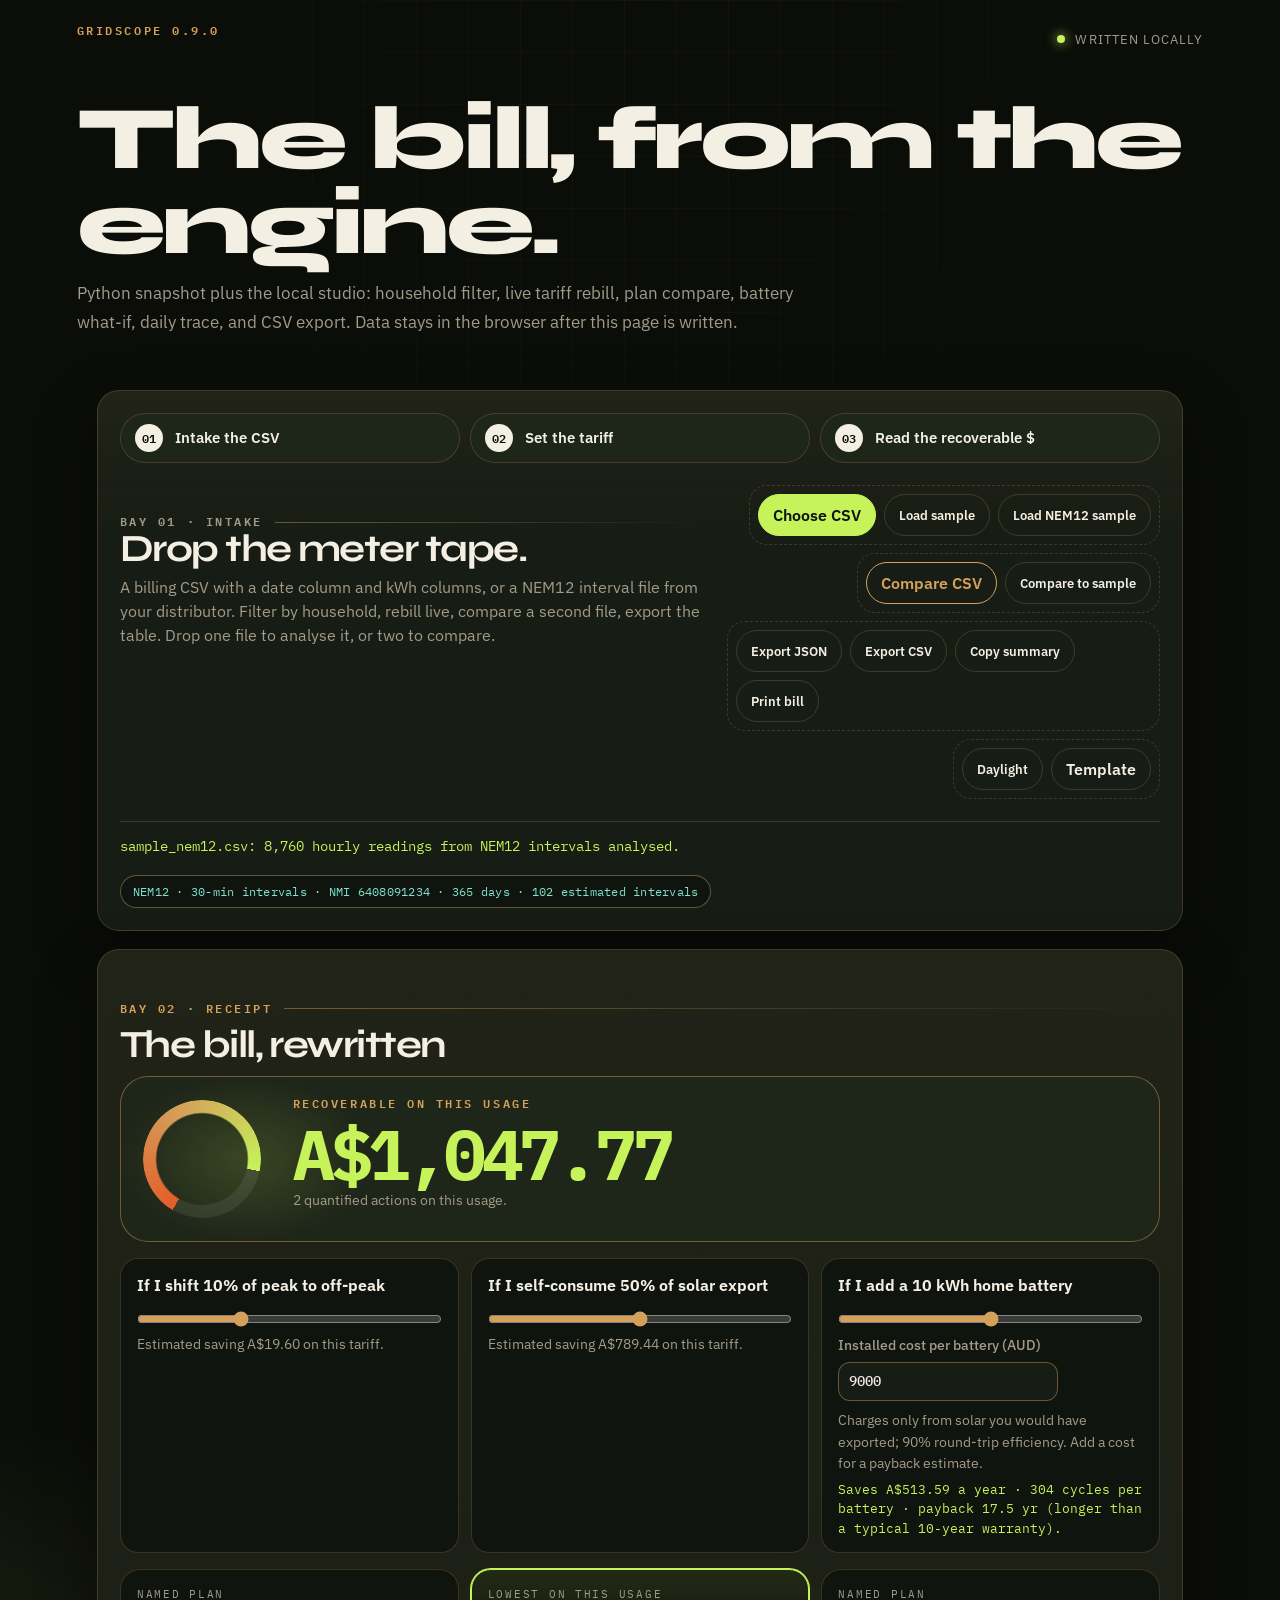
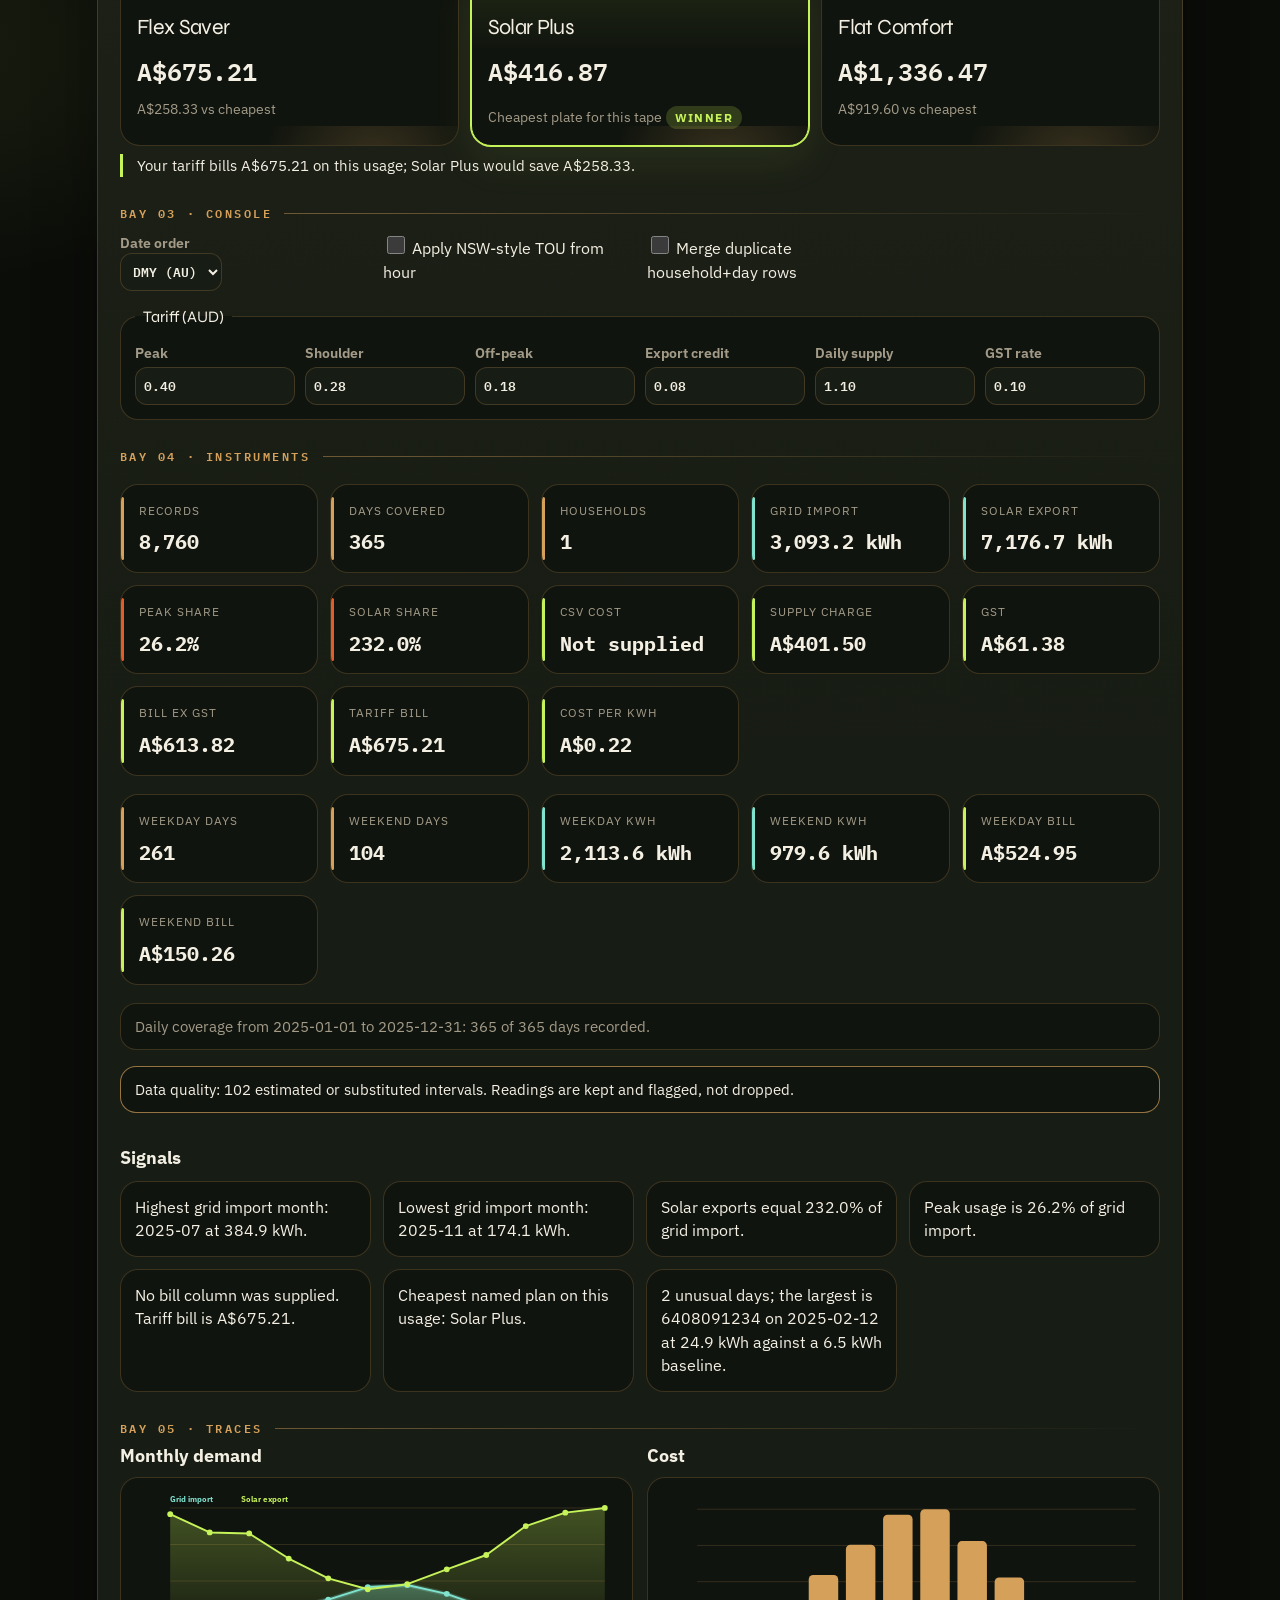
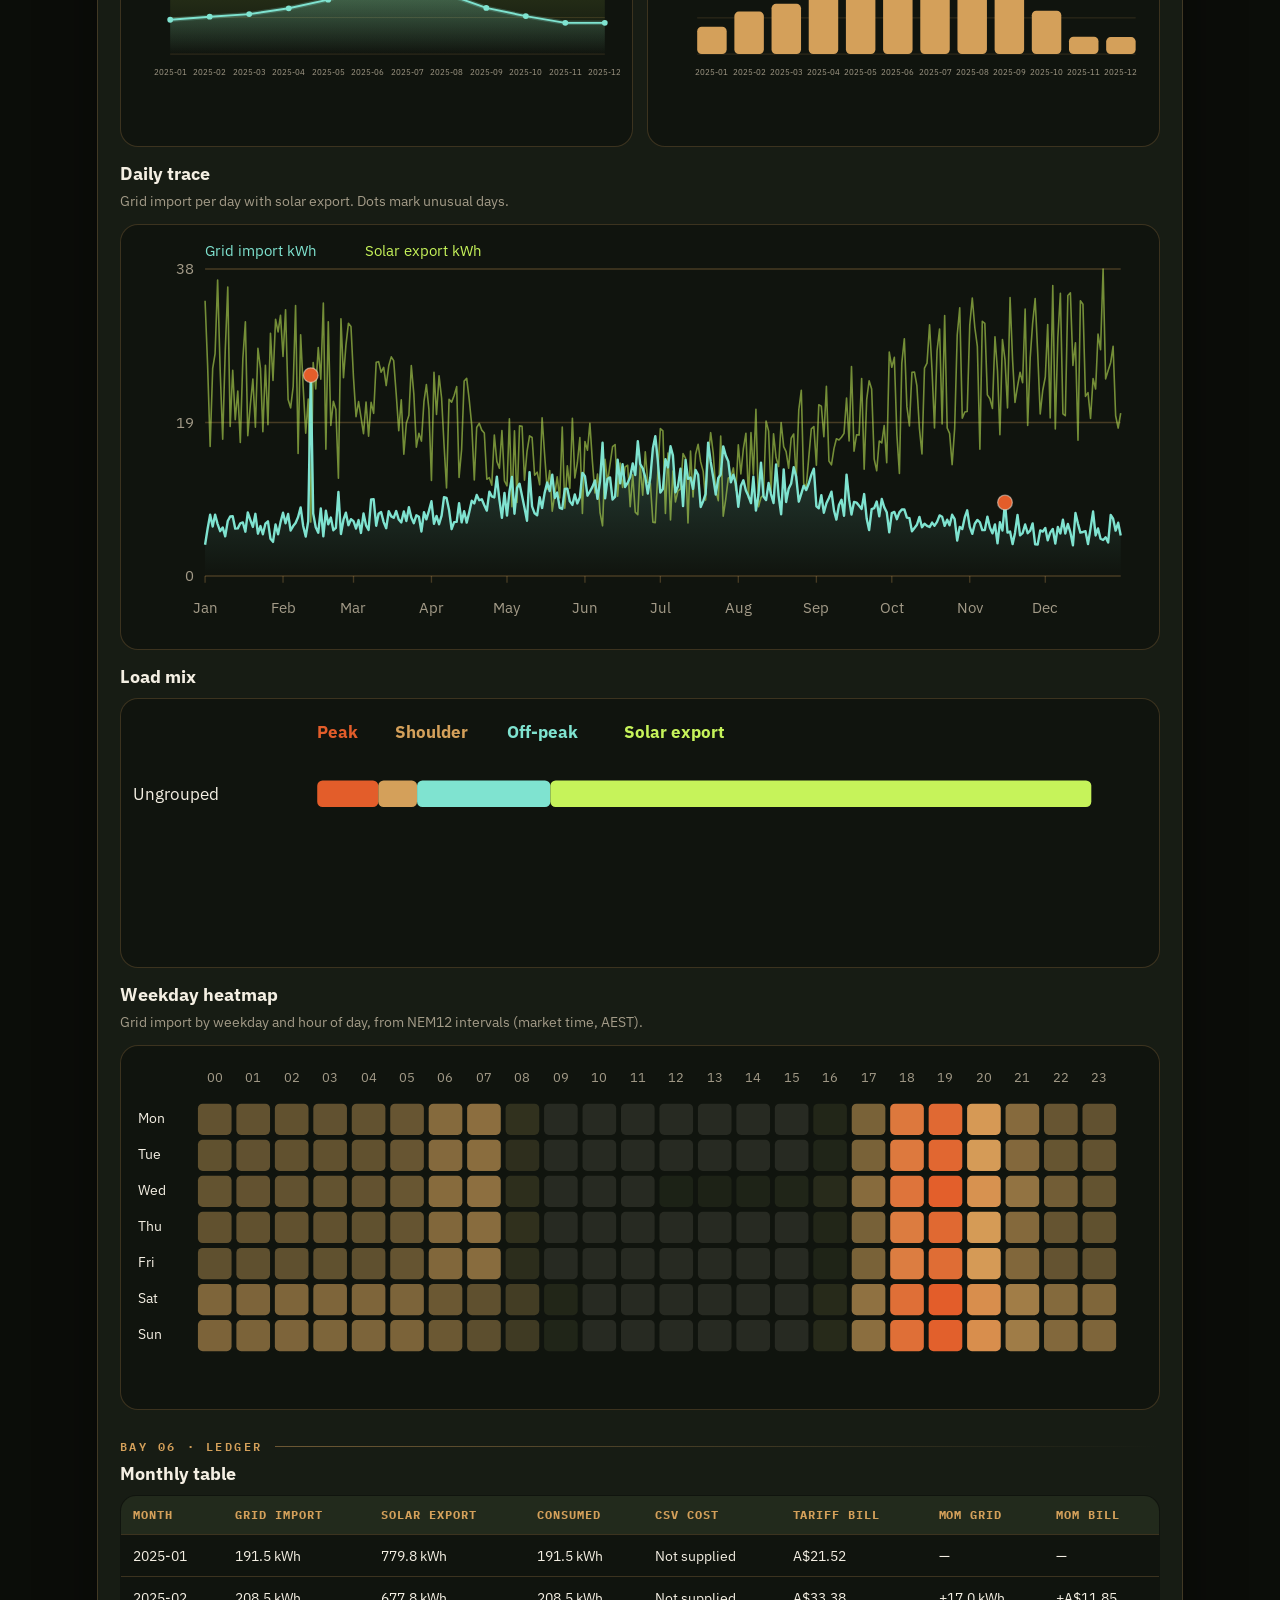
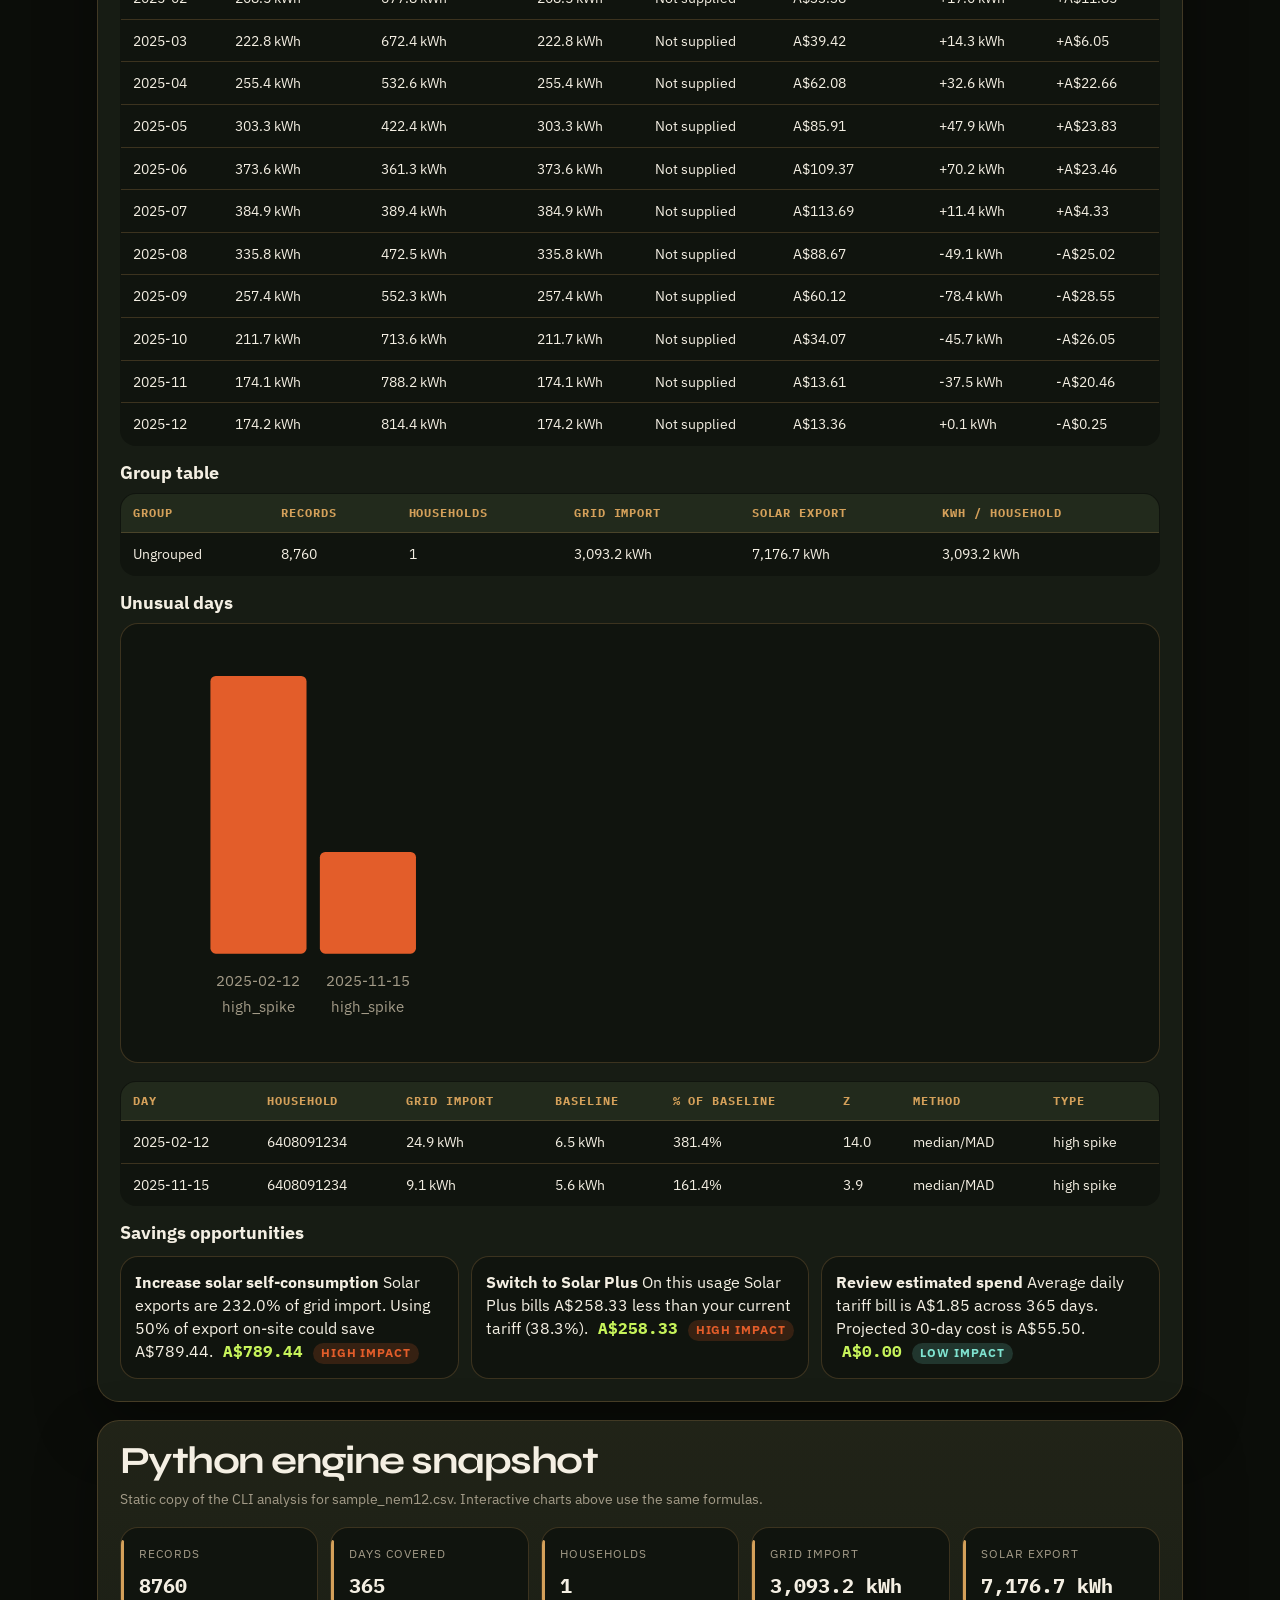
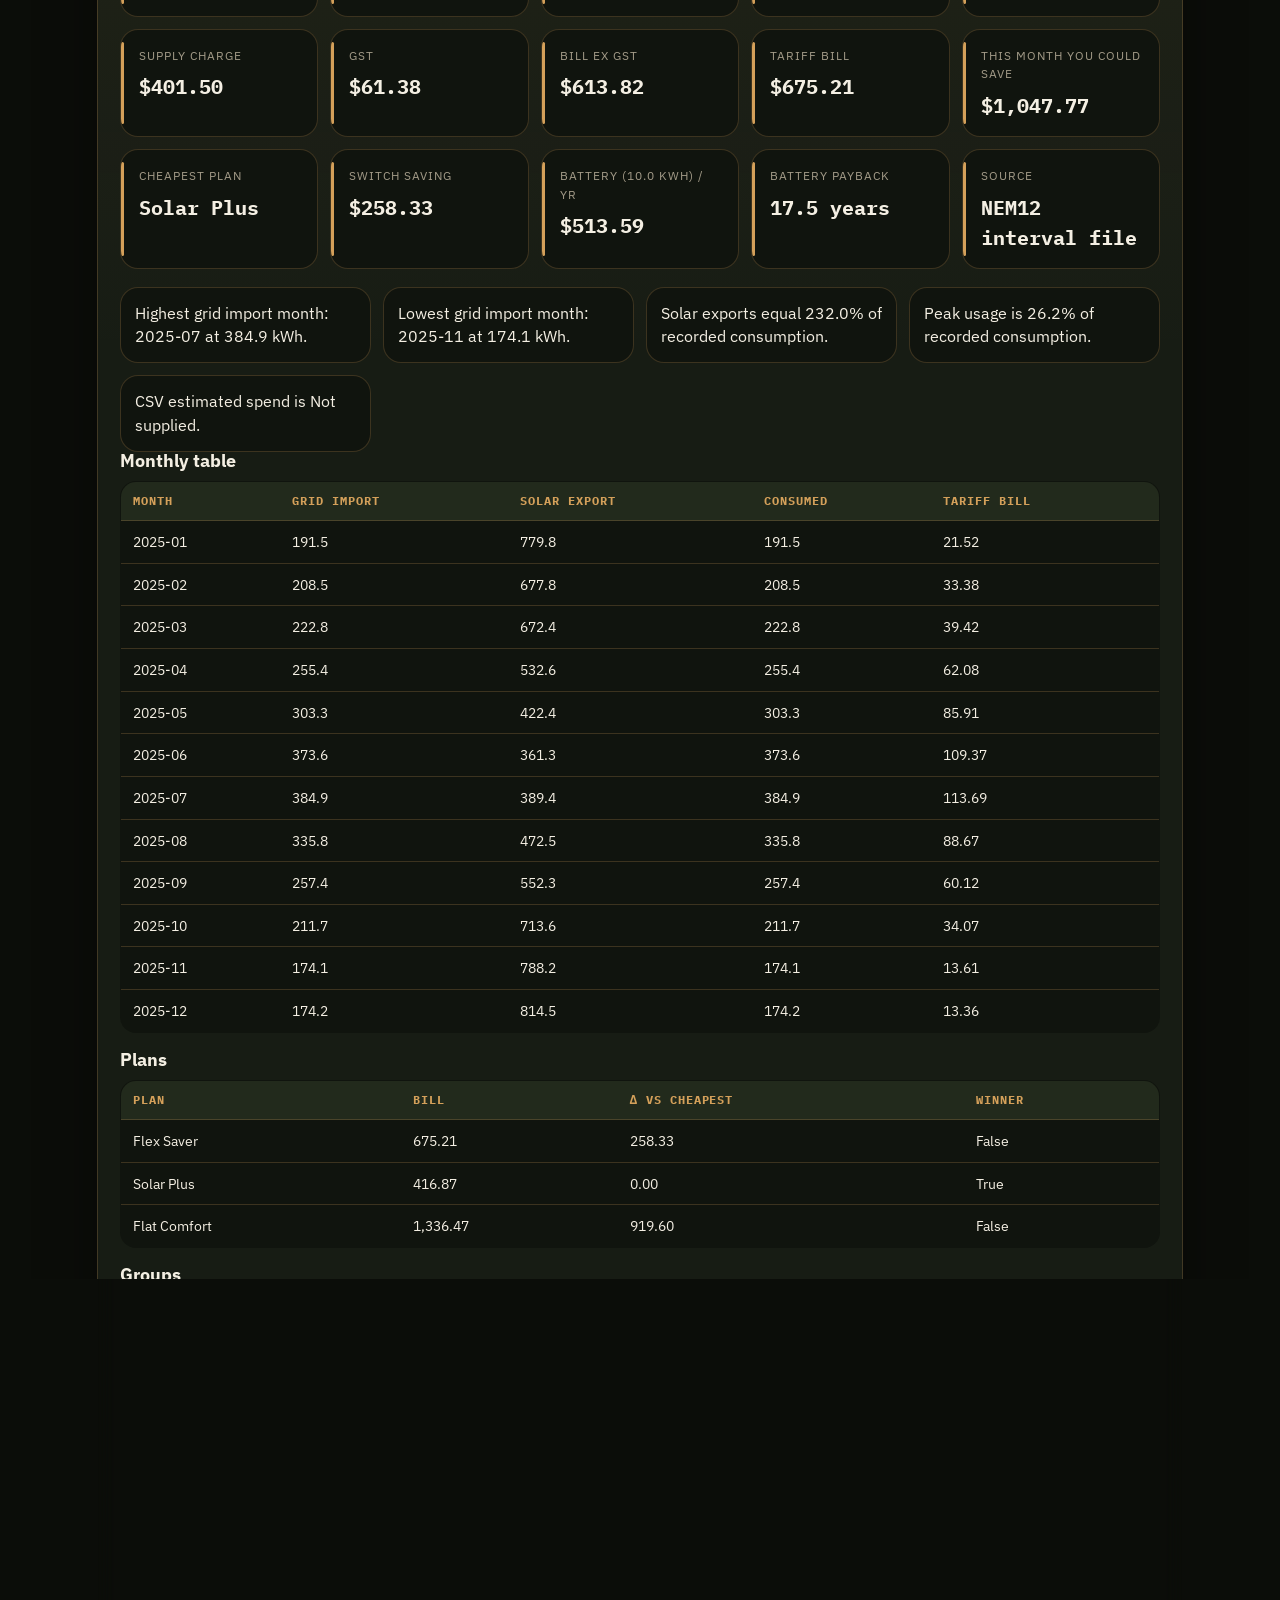
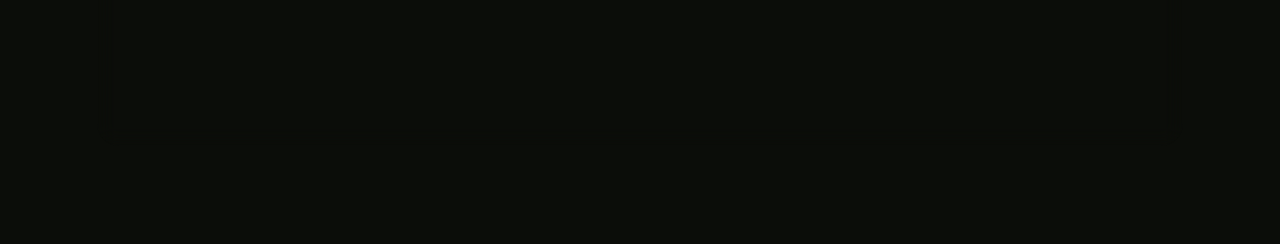
<file: output/py-nem12-report.html>
<!doctype html>
<html lang="en">
<head>
<meta charset="utf-8">
<meta name="viewport" content="width=device-width, initial-scale=1">
<title>GridScope Studio</title>
<meta name="theme-color" content="#0b0d09">
<link rel="preconnect" href="https://fonts.googleapis.com">
<link rel="preconnect" href="https://fonts.gstatic.com" crossorigin>
<link href="https://fonts.googleapis.com/css2?family=IBM+Plex+Mono:wght@400;600&family=IBM+Plex+Sans:wght@400;500;600&family=Syne:wght@600;700;800&display=swap" rel="stylesheet">
<link rel="stylesheet" href="../assets/studio.css">
</head>
<body>
<header class="mast">
<p class="eyebrow">GridScope 0.9.0</p>
<div class="mast-meta"><span class="live-dot" aria-hidden="true"></span> Written locally</div>
</header>
<section class="hero-stage">
<h1>The bill, from the engine.</h1>
<p class="lede">Python snapshot plus the local studio: household filter, live tariff rebill, plan compare, battery what-if, daily trace, and CSV export. Data stays in the browser after this page is written.</p>
</section>
<main>
<section class="studio-panel" id="upload-studio">
<ol class="onboarding-strip" id="onboarding-strip">
<li><span>01</span> Intake the CSV</li>
<li><span>02</span> Set the tariff</li>
<li><span>03</span> Read the recoverable $</li>
</ol>
<div class="deck-copy">
<p class="bay">Bay 01 · Intake</p>
<h2>Drop the meter tape.</h2>
<p>A billing CSV with a date column and kWh columns, or a NEM12 interval file from your distributor. Filter by household, rebill live, compare a second file, export the table. Drop one file to analyse it, or two to compare.</p>
</div>
<div class="upload-controls">
  <div class="cluster">
    <label class="file-picker" for="energy-csv">Choose CSV<input id="energy-csv" type="file" accept=".csv,.txt,.dat,text/csv,text/plain"></label>
    <button id="load-sample" type="button">Load sample</button>
    <button id="load-nem12-sample" type="button" data-href="../data/sample_nem12.csv">Load NEM12 sample</button>
  </div>
  <div class="cluster">
    <label class="file-picker file-picker-secondary" for="compare-csv">Compare CSV<input id="compare-csv" type="file" accept=".csv,.txt,.dat,text/csv,text/plain"></label>
    <button id="compare-sample" type="button">Compare to sample</button>
  </div>
  <div class="cluster">
    <button id="export-analysis" type="button" disabled>Export JSON</button>
    <button id="export-csv" type="button" disabled>Export CSV</button>
    <button id="copy-summary" type="button" disabled>Copy summary</button>
    <button id="print-bill" type="button" disabled>Print bill</button>
  </div>
  <div class="cluster">
    <button id="theme-toggle" data-theme-toggle type="button" aria-pressed="false">Daylight</button>
    <a class="template-link" href="../data/sample_energy_upload.csv">Template</a>
  </div>
</div>
<div class="status" id="upload-status" role="status" aria-live="polite">Waiting for data.</div>
<p class="source-badge" id="source-badge" aria-live="polite" hidden></p>
</section>

<section class="report-section" id="personal-results" hidden>
<p class="bay">Bay 02 · Receipt</p>
<h2>The bill, rewritten</h2>
<div class="hero-savings" id="savings-hero">
  <div class="gauge" aria-hidden="true"></div>
  <div>
    <p class="eyebrow">Recoverable on this usage</p>
    <strong id="savings-hero-amount">$0.00</strong>
    <p class="chart-note" id="savings-hero-note">Load a CSV to see quantified opportunities.</p>
  </div>
</div>
<div class="what-if-tools">
<div class="peak-shift-tool" id="peak-shift-wrap">
<label for="peak-shift">If I shift <span id="peak-shift-label">10%</span> of peak to off-peak</label>
<input id="peak-shift" type="range" min="0" max="30" value="10" step="1">
<p class="chart-note" id="peak-shift-saving">Move the slider to estimate savings on this tariff.</p>
</div>
<div class="peak-shift-tool" id="solar-shift-wrap">
<label for="solar-shift">If I self-consume <span id="solar-shift-label">50%</span> of solar export</label>
<input id="solar-shift" type="range" min="0" max="100" value="50" step="1">
<p class="chart-note" id="solar-shift-saving">Move the slider to estimate savings on this tariff.</p>
</div>
<div class="peak-shift-tool battery-tool" id="battery-wrap">
<label for="battery-capacity">If I add a <span id="battery-capacity-label">10 kWh</span> home battery</label>
<input id="battery-capacity" type="range" min="0" max="20" value="10" step="0.5" aria-describedby="battery-note">
<label class="battery-cost" for="battery-cost">Installed cost per battery (AUD)
<input id="battery-cost" type="number" inputmode="decimal" min="0" step="100" placeholder="your quote" aria-describedby="battery-note"></label>
<p class="chart-note" id="battery-note">Charges only from solar you would have exported; 90% round-trip efficiency. Add a cost for a payback estimate.</p>
<p class="chart-note battery-saving" id="battery-saving" aria-live="polite">Move the slider to size a battery on this usage.</p>
</div>
</div>
<div class="plan-cards" id="plan-cards"></div>
<p class="plan-switch-note" id="plan-switch-note" hidden></p>

<p class="bay">Bay 03 · Console</p>
<div class="studio-tools">
<div class="tool-block" id="household-filter-wrap" hidden>
<label for="household-filter">Household</label>
<select id="household-filter"></select>
</div>
<div class="tool-block">
<label for="date-order">Date order</label>
<select id="date-order">
<option value="dmy" selected>DMY (AU)</option>
<option value="mdy">MDY (US)</option>
<option value="auto">Auto</option>
</select>
</div>
<label class="tool-block tou-toggle" for="tou-toggle">
<input id="tou-toggle" type="checkbox">
Apply NSW-style TOU from hour
</label>
<label class="tool-block tou-toggle" for="dedupe-toggle">
<input id="dedupe-toggle" type="checkbox">
Merge duplicate household+day rows
</label>
<p class="tou-banner" id="tou-note" hidden></p>
<fieldset class="tool-block tariff-editor">
<legend>Tariff (AUD)</legend>
<label>Peak <input id="tariff-peak" type="number" inputmode="decimal" min="0" step="0.01" value="0.40"></label>
<label>Shoulder <input id="tariff-shoulder" type="number" inputmode="decimal" min="0" step="0.01" value="0.28"></label>
<label>Off-peak <input id="tariff-offpeak" type="number" inputmode="decimal" min="0" step="0.01" value="0.18"></label>
<label>Export credit <input id="tariff-export" type="number" inputmode="decimal" min="0" step="0.01" value="0.08"></label>
<label>Daily supply <input id="tariff-supply" type="number" inputmode="decimal" min="0" step="0.01" value="1.10"></label>
<label>GST rate <input id="tariff-gst" type="number" inputmode="decimal" min="0" step="0.01" value="0.10"></label>
</fieldset>
</div>

<p class="bay">Bay 04 · Instruments</p>
<div class="metrics" id="personal-metrics"></div>
<div class="metrics" id="weekend-metrics"></div>
<p class="coverage-callout" id="coverage-callout" hidden></p>
<p class="quality-callout" id="quality-callout" hidden></p>
<div class="metrics compare-metrics" id="compare-metrics" hidden></div>
<div id="compare-monthly" hidden></div>
<h3>Signals</h3>
<ul class="insight-list" id="personal-insights"></ul>

<p class="bay">Bay 05 · Traces</p>
<div class="results-grid">
<div>
<h3>Monthly demand</h3>
<div class="chart" id="monthly-chart"></div>
</div>
<div>
<h3>Cost</h3>
<div class="chart" id="cost-chart"></div>
</div>
</div>
<h3>Daily trace</h3>
<p class="chart-note" id="daily-note">Grid import per day with solar export. Dots mark unusual days.</p>
<div class="chart daily-chart" id="daily-chart"></div>
<h3>Load mix</h3>
<div class="chart" id="mix-chart"></div>
<h3>Weekday heatmap</h3>
<p class="chart-note" id="heatmap-note">Grid import by weekday and month. Hour buckets are used when a timestamp hour is present.</p>
<div class="chart" id="heatmap-chart"></div>

<p class="bay">Bay 06 · Ledger</p>
<h3>Monthly table</h3>
<div id="monthly-table"></div>
<h3>Group table</h3>
<div id="group-table"></div>
<h3>Unusual days</h3>
<div class="chart" id="anomaly-chart"></div>
<div id="anomaly-table"></div>
<h3>Savings opportunities</h3>
<ul class="insight-list" id="recommendation-list"></ul>
</section>


<section class="report-section">
<h2>Python engine snapshot</h2>
<p class="chart-note">Static copy of the CLI analysis for sample_nem12.csv. Interactive charts above use the same formulas.</p>
<div class="metrics">
<div class="metric"><span>Records</span><strong>8760</strong></div>
<div class="metric"><span>Days covered</span><strong>365</strong></div>
<div class="metric"><span>Households</span><strong>1</strong></div>
<div class="metric"><span>Grid import</span><strong>3,093.2 kWh</strong></div>
<div class="metric"><span>Solar export</span><strong>7,176.7 kWh</strong></div>
<div class="metric"><span>Supply charge</span><strong>$401.50</strong></div>
<div class="metric"><span>GST</span><strong>$61.38</strong></div>
<div class="metric"><span>Bill ex GST</span><strong>$613.82</strong></div>
<div class="metric"><span>Tariff bill</span><strong>$675.21</strong></div>
<div class="metric"><span>This month you could save</span><strong>$1,047.77</strong></div>
<div class="metric"><span>Cheapest plan</span><strong>Solar Plus</strong></div>
<div class="metric"><span>Switch saving</span><strong>$258.33</strong></div>
<div class="metric"><span>Battery (10.0 kWh) / yr</span><strong>$513.59</strong></div>
<div class="metric"><span>Battery payback</span><strong>17.5 years</strong></div>
<div class="metric"><span>Source</span><strong>NEM12 interval file</strong></div>
</div>
<ul class="insight-list">
<li>Highest grid import month: 2025-07 at 384.9 kWh.</li>
<li>Lowest grid import month: 2025-11 at 174.1 kWh.</li>
<li>Solar exports equal 232.0% of recorded consumption.</li>
<li>Peak usage is 26.2% of recorded consumption.</li>
<li>CSV estimated spend is Not supplied.</li>
</ul>
<h3>Monthly table</h3>
<div class="table-wrap"><table><thead><tr><th>Month</th><th>Grid import</th><th>Solar export</th><th>Consumed</th><th>Tariff bill</th></tr></thead><tbody><tr><td>2025-01</td><td>191.5</td><td>779.8</td><td>191.5</td><td>21.52</td></tr><tr><td>2025-02</td><td>208.5</td><td>677.8</td><td>208.5</td><td>33.38</td></tr><tr><td>2025-03</td><td>222.8</td><td>672.4</td><td>222.8</td><td>39.42</td></tr><tr><td>2025-04</td><td>255.4</td><td>532.6</td><td>255.4</td><td>62.08</td></tr><tr><td>2025-05</td><td>303.3</td><td>422.4</td><td>303.3</td><td>85.91</td></tr><tr><td>2025-06</td><td>373.6</td><td>361.3</td><td>373.6</td><td>109.37</td></tr><tr><td>2025-07</td><td>384.9</td><td>389.4</td><td>384.9</td><td>113.69</td></tr><tr><td>2025-08</td><td>335.8</td><td>472.5</td><td>335.8</td><td>88.67</td></tr><tr><td>2025-09</td><td>257.4</td><td>552.3</td><td>257.4</td><td>60.12</td></tr><tr><td>2025-10</td><td>211.7</td><td>713.6</td><td>211.7</td><td>34.07</td></tr><tr><td>2025-11</td><td>174.1</td><td>788.2</td><td>174.1</td><td>13.61</td></tr><tr><td>2025-12</td><td>174.2</td><td>814.5</td><td>174.2</td><td>13.36</td></tr></tbody></table></div>
<h3>Plans</h3>
<div class="table-wrap"><table><thead><tr><th>Plan</th><th>Bill</th><th>Δ vs cheapest</th><th>Winner</th></tr></thead><tbody><tr><td>Flex Saver</td><td>675.21</td><td>258.33</td><td>False</td></tr><tr><td>Solar Plus</td><td>416.87</td><td>0.00</td><td>True</td></tr><tr><td>Flat Comfort</td><td>1,336.47</td><td>919.60</td><td>False</td></tr></tbody></table></div>
<h3>Groups</h3>
<div class="table-wrap"><table><thead><tr><th>Group</th><th>Records</th><th>Households</th><th>Grid import</th><th>Solar export</th></tr></thead><tbody><tr><td>Ungrouped</td><td>8760</td><td>1</td><td>3,093.2</td><td>7,176.7</td></tr></tbody></table></div>
<h3>Unusual days</h3>
<div class="table-wrap"><table><thead><tr><th>Day</th><th>Household</th><th>Grid import</th><th>% of average</th><th>Type</th><th>Method</th><th>z</th><th>Baseline kWh</th></tr></thead><tbody><tr><td>2025-02-12</td><td>6408091234</td><td>24.9</td><td>381.4</td><td>high_spike</td><td>mad</td><td>14.0</td><td>6.5</td></tr><tr><td>2025-11-15</td><td>6408091234</td><td>9.1</td><td>161.4</td><td>high_spike</td><td>mad</td><td>3.9</td><td>5.6</td></tr></tbody></table></div>
<h3>Savings opportunities</h3>
<ul class="insight-list"><li><strong>Increase solar self-consumption</strong> Solar exports are 232.0% of grid import. Using 50% of export on-site could save $789.44. <span class="saving">$789.44</span> <span class="impact impact-high">high impact</span></li><li><strong>Switch to Solar Plus</strong> On this usage Solar Plus bills $258.33 less than your current tariff (38.3%). <span class="saving">$258.33</span> <span class="impact impact-high">high impact</span></li><li><strong>Review estimated spend</strong> Average daily tariff bill is $1.85 across 365 days. Projected 30-day cost is $55.50. <span class="saving">$0.00</span> <span class="impact impact-low">low impact</span></li></ul>
</section>

</main>
<script>window.GRIDSCOPE_BOOTSTRAP = {"csv": "100,NEM12,202601020300,MDPSAMPLE,GRIDSCOPE\n200,6408091234,E1B1,E1,E1,N1,SAMPLE01,KWH,30,\n300,20250101,0.106,0.110,0.105,0.110,0.098,0.121,0.123,0.124,0.098,0.106,0.120,0.095,0.000,0.000,0.000,0.000,0.000,0.000,0.000,0.000,0.000,0.000,0.000,0.000,0.000,0.000,0.000,0.000,0.000,0.000,0.000,0.000,0.000,0.000,0.000,0.000,0.037,0.297,0.378,0.415,0.369,0.291,0.188,0.129,0.110,0.129,0.099,0.115,A,,,20250101235959,\n300,20250102,0.128,0.149,0.144,0.144,0.140,0.141,0.157,0.128,0.145,0.151,0.144,0.144,0.100,0.000,0.000,0.000,0.000,0.000,0.000,0.000,0.000,0.000,0.000,0.000,0.000,0.000,0.000,0.000,0.000,0.000,0.000,0.000,0.000,0.000,0.000,0.000,0.315,0.470,0.699,0.615,0.520,0.370,0.280,0.190,0.155,0.133,0.142,0.144,A,,,20250102235959,\n300,20250103,0.173,0.169,0.188,0.153,0.171,0.186,0.160,0.153,0.184,0.183,0.158,0.165,0.180,0.206,0.173,0.039,0.000,0.000,0.000,0.000,0.000,0.000,0.000,0.000,0.000,0.000,0.000,0.000,0.000,0.000,0.000,0.000,0.000,0.000,0.000,0.189,0.413,0.667,0.730,0.692,0.638,0.403,0.282,0.213,0.191,0.170,0.186,0.167,A,,,20250103235959,\n300,20250104,0.179,0.193,0.158,0.170,0.195,0.175,0.193,0.192,0.162,0.178,0.173,0.127,0.035,0.000,0.000,0.000,0.000,0.000,0.000,0.000,0.000,0.000,0.000,0.000,0.000,0.000,0.000,0.000,0.000,0.000,0.000,0.000,0.000,0.000,0.000,0.000,0.183,0.428,0.667,0.631,0.474,0.401,0.258,0.202,0.204,0.184,0.176,0.200,A,,,20250104235959,\n300,20250105,0.202,0.204,0.202,0.231,0.223,0.247,0.202,0.206,0.220,0.236,0.239,0.176,0.059,0.000,0.000,0.000,0.000,0.000,0.000,0.000,0.000,0.000,0.000,0.000,0.000,0.000,0.000,0.000,0.000,0.000,0.000,0.000,0.000,0.000,0.000,0.000,0.391,0.587,0.689,0.772,0.576,0.475,0.372,0.239,0.210,0.222,0.195,0.225,A,,,20250105235959,\n300,20250106,0.163,0.175,0.182,0.187,0.179,0.149,0.161,0.174,0.174,0.156,0.188,0.173,0.075,0.000,0.000,0.000,0.000,0.000,0.000,0.000,0.000,0.000,0.000,0.000,0.000,0.000,0.000,0.000,0.000,0.000,0.000,0.000,0.000,0.000,0.000,0.000,0.270,0.568,0.628,0.666,0.554,0.368,0.299,0.215,0.191,0.197,0.170,0.175,A,,,20250106235959,\n300,20250107,0.128,0.150,0.145,0.150,0.161,0.148,0.136,0.130,0.141,0.137,0.146,0.131,0.070,0.005,0.000,0.000,0.000,0.000,0.000,0.000,0.000,0.000,0.000,0.000,0.000,0.000,0.000,0.000,0.000,0.000,0.000,0.000,0.000,0.000,0.000,0.000,0.247,0.455,0.590,0.625,0.468,0.327,0.248,0.197,0.182,0.150,0.153,0.138,A,,,20250107235959,\n300,20250108,0.140,0.141,0.138,0.138,0.158,0.140,0.144,0.139,0.150,0.146,0.154,0.140,0.113,0.092,0.096,0.001,0.000,0.000,0.000,0.000,0.000,0.000,0.000,0.000,0.000,0.000,0.000,0.000,0.000,0.000,0.000,0.000,0.000,0.000,0.000,0.045,0.272,0.521,0.669,0.661,0.475,0.331,0.236,0.179,0.167,0.144,0.136,0.151,A,,,20250108235959,\n300,20250109,0.145,0.124,0.118,0.138,0.119,0.121,0.138,0.133,0.135,0.134,0.135,0.114,0.034,0.009,0.000,0.000,0.000,0.000,0.000,0.000,0.000,0.000,0.000,0.000,0.000,0.000,0.000,0.000,0.000,0.000,0.000,0.000,0.000,0.000,0.000,0.000,0.180,0.401,0.494,0.575,0.391,0.305,0.248,0.174,0.141,0.132,0.137,0.138,A,,,20250109235959,\n300,20250110,0.168,0.167,0.169,0.155,0.180,0.172,0.177,0.183,0.194,0.167,0.180,0.164,0.054,0.005,0.000,0.000,0.000,0.000,0.000,0.000,0.000,0.000,0.000,0.000,0.000,0.000,0.000,0.000,0.000,0.000,0.000,0.000,0.000,0.000,0.000,0.000,0.290,0.643,0.689,0.823,0.601,0.435,0.293,0.229,0.186,0.157,0.166,0.158,A,,,20250110235959,\n300,20250111,0.238,0.188,0.217,0.209,0.187,0.209,0.207,0.233,0.212,0.200,0.219,0.207,0.100,0.000,0.000,0.000,0.000,0.000,0.000,0.000,0.000,0.000,0.000,0.000,0.000,0.000,0.000,0.000,0.000,0.000,0.000,0.000,0.000,0.000,0.000,0.093,0.363,0.589,0.756,0.620,0.492,0.383,0.305,0.240,0.219,0.243,0.199,0.238,A,,,20250111235959,\n300,20250112,0.210,0.221,0.200,0.206,0.239,0.189,0.195,0.211,0.227,0.189,0.214,0.188,0.066,0.000,0.000,0.000,0.000,0.000,0.000,0.000,0.000,0.000,0.000,0.000,0.000,0.000,0.000,0.000,0.000,0.000,0.000,0.000,0.000,0.000,0.000,0.000,0.354,0.538,0.769,0.719,0.614,0.389,0.301,0.258,0.221,0.238,0.215,0.241,A,,,20250112235959,\n300,20250113,0.153,0.134,0.129,0.155,0.156,0.125,0.149,0.136,0.135,0.130,0.156,0.146,0.133,0.084,0.028,0.000,0.000,0.000,0.000,0.000,0.000,0.000,0.000,0.000,0.000,0.000,0.000,0.000,0.000,0.000,0.000,0.000,0.000,0.000,0.000,0.005,0.317,0.582,0.584,0.560,0.530,0.357,0.215,0.186,0.156,0.133,0.140,0.145,A,,,20250113235959,\n300,20250114,0.155,0.135,0.153,0.144,0.154,0.152,0.140,0.139,0.146,0.156,0.156,0.154,0.103,0.053,0.005,0.000,0.000,0.000,0.000,0.000,0.000,0.000,0.000,0.000,0.000,0.000,0.000,0.000,0.000,0.000,0.000,0.000,0.000,0.000,0.000,0.033,0.223,0.514,0.623,0.687,0.487,0.373,0.234,0.172,0.180,0.145,0.132,0.146,A,,,20250114235959,\n300,20250115,0.146,0.143,0.165,0.134,0.155,0.130,0.164,0.151,0.131,0.153,0.165,0.134,0.113,0.143,0.144,0.017,0.000,0.000,0.000,0.000,0.000,0.000,0.000,0.000,0.000,0.000,0.000,0.000,0.000,0.000,0.000,0.000,0.000,0.000,0.000,0.176,0.375,0.580,0.741,0.564,0.504,0.331,0.279,0.185,0.146,0.167,0.158,0.130,A,,,20250115235959,\n300,20250116,0.161,0.176,0.154,0.161,0.157,0.165,0.148,0.168,0.151,0.153,0.170,0.168,0.139,0.055,0.051,0.000,0.000,0.000,0.000,0.000,0.000,0.000,0.000,0.000,0.000,0.000,0.000,0.000,0.000,0.000,0.000,0.000,0.000,0.000,0.000,0.021,0.396,0.537,0.675,0.685,0.511,0.405,0.300,0.226,0.190,0.182,0.158,0.177,A,,,20250116235959,\n300,20250117,0.131,0.141,0.149,0.143,0.152,0.135,0.145,0.154,0.153,0.138,0.139,0.151,0.062,0.000,0.000,0.000,0.000,0.000,0.000,0.000,0.000,0.000,0.000,0.000,0.000,0.000,0.000,0.000,0.000,0.000,0.000,0.000,0.000,0.000,0.000,0.000,0.240,0.524,0.514,0.603,0.499,0.291,0.223,0.194,0.171,0.156,0.128,0.154,A,,,20250117235959,\n300,20250118,0.202,0.220,0.234,0.224,0.212,0.187,0.205,0.193,0.238,0.212,0.214,0.214,0.121,0.019,0.000,0.000,0.000,0.000,0.000,0.000,0.000,0.000,0.000,0.000,0.000,0.000,0.000,0.000,0.000,0.000,0.000,0.000,0.000,0.000,0.000,0.142,0.501,0.547,0.726,0.709,0.622,0.471,0.297,0.290,0.244,0.215,0.203,0.216,A,,,20250118235959,\n300,20250119,0.173,0.186,0.198,0.196,0.178,0.187,0.210,0.174,0.193,0.194,0.194,0.178,0.095,0.000,0.000,0.000,0.000,0.000,0.000,0.000,0.000,0.000,0.000,0.000,0.000,0.000,0.000,0.000,0.000,0.000,0.000,0.000,0.000,0.000,0.000,0.000,0.309,0.637,0.742,0.598,0.542,0.393,0.318,0.264,0.209,0.211,0.192,0.183,A,,,20250119235959,\n300,20250120,0.161,0.157,0.135,0.146,0.141,0.141,0.153,0.157,0.135,0.150,0.157,0.148,0.108,0.060,0.013,0.000,0.000,0.000,0.000,0.000,0.000,0.000,0.000,0.000,0.000,0.000,0.000,0.000,0.000,0.000,0.000,0.000,0.000,0.000,0.000,0.000,0.325,0.526,0.731,0.640,0.500,0.334,0.279,0.191,0.163,0.147,0.138,0.142,A,,,20250120235959,\n300,20250121,0.162,0.177,0.153,0.161,0.153,0.153,0.164,0.168,0.174,0.177,0.181,0.192,0.167,0.201,0.194,0.000,0.000,0.000,0.000,0.000,0.000,0.000,0.000,0.000,0.000,0.000,0.000,0.000,0.000,0.000,0.000,0.000,0.000,0.000,0.000,0.104,0.487,0.739,0.735,0.792,0.585,0.431,0.297,0.221,0.205,0.167,0.194,0.174,A,,,20250121235959,\n300,20250122,0.127,0.124,0.141,0.134,0.136,0.126,0.141,0.135,0.132,0.137,0.133,0.144,0.104,0.021,0.000,0.000,0.000,0.000,0.000,0.000,0.000,0.000,0.000,0.000,0.000,0.000,0.000,0.000,0.000,0.000,0.000,0.000,0.000,0.000,0.000,0.000,0.205,0.450,0.661,0.530,0.407,0.296,0.228,0.171,0.142,0.129,0.139,0.142,A,,,20250122235959,\n300,20250123,0.167,0.161,0.152,0.163,0.164,0.135,0.160,0.169,0.150,0.156,0.159,0.169,0.133,0.084,0.023,0.000,0.000,0.000,0.000,0.000,0.000,0.000,0.000,0.000,0.000,0.000,0.000,0.000,0.000,0.000,0.000,0.000,0.000,0.000,0.000,0.000,0.271,0.592,0.707,0.575,0.529,0.320,0.234,0.175,0.163,0.172,0.140,0.155,A,,,20250123235959,\n300,20250124,0.114,0.124,0.115,0.130,0.115,0.125,0.130,0.125,0.134,0.120,0.139,0.150,0.091,0.132,0.037,0.000,0.000,0.000,0.000,0.000,0.000,0.000,0.000,0.000,0.000,0.000,0.000,0.000,0.000,0.000,0.000,0.000,0.000,0.000,0.000,0.000,0.263,0.490,0.609,0.516,0.389,0.301,0.190,0.145,0.132,0.120,0.111,0.129,A,,,20250124235959,\n300,20250125,0.186,0.175,0.193,0.202,0.161,0.180,0.205,0.193,0.205,0.186,0.195,0.171,0.057,0.000,0.000,0.000,0.000,0.000,0.000,0.000,0.000,0.000,0.000,0.000,0.000,0.000,0.000,0.000,0.000,0.000,0.000,0.000,0.000,0.000,0.000,0.000,0.314,0.583,0.634,0.600,0.430,0.380,0.284,0.197,0.199,0.183,0.191,0.180,A,,,20250125235959,\n300,20250126,0.177,0.188,0.181,0.191,0.211,0.167,0.199,0.188,0.170,0.190,0.210,0.197,0.093,0.013,0.000,0.000,0.000,0.000,0.000,0.000,0.000,0.000,0.000,0.000,0.000,0.000,0.000,0.000,0.000,0.000,0.000,0.000,0.000,0.000,0.000,0.136,0.307,0.554,0.647,0.565,0.499,0.347,0.294,0.242,0.217,0.215,0.169,0.212,A,,,20250126235959,\n300,20250127,0.124,0.116,0.129,0.127,0.124,0.131,0.107,0.125,0.121,0.123,0.131,0.122,0.062,0.000,0.000,0.000,0.000,0.000,0.000,0.000,0.000,0.000,0.000,0.000,0.000,0.000,0.000,0.000,0.000,0.000,0.000,0.000,0.000,0.000,0.000,0.000,0.154,0.338,0.555,0.509,0.362,0.273,0.230,0.159,0.145,0.111,0.110,0.118,A,,,20250127235959,\n300,20250128,0.110,0.112,0.115,0.103,0.115,0.103,0.100,0.100,0.107,0.117,0.100,0.116,0.065,0.033,0.000,0.000,0.000,0.000,0.000,0.000,0.000,0.000,0.000,0.000,0.000,0.000,0.000,0.000,0.000,0.000,0.000,0.000,0.000,0.000,0.000,0.000,0.176,0.319,0.495,0.463,0.376,0.288,0.164,0.128,0.111,0.114,0.095,0.101,A,,,20250128235959,\n300,20250129,0.174,0.174,0.156,0.163,0.136,0.169,0.143,0.173,0.165,0.169,0.155,0.159,0.144,0.082,0.000,0.000,0.000,0.000,0.000,0.000,0.000,0.000,0.000,0.000,0.000,0.000,0.000,0.000,0.000,0.000,0.000,0.000,0.000,0.000,0.000,0.000,0.254,0.590,0.758,0.655,0.504,0.362,0.265,0.228,0.152,0.144,0.163,0.137,A,,,20250129235959,\n300,20250130,0.137,0.131,0.136,0.129,0.120,0.147,0.128,0.134,0.131,0.147,0.122,0.155,0.086,0.063,0.000,0.000,0.000,0.000,0.000,0.000,0.000,0.000,0.000,0.000,0.000,0.000,0.000,0.000,0.000,0.000,0.000,0.000,0.000,0.000,0.000,0.000,0.253,0.405,0.525,0.535,0.395,0.338,0.230,0.180,0.129,0.143,0.140,0.135,A,,,20250130235959,\n300,20250131,0.156,0.184,0.149,0.161,0.149,0.167,0.181,0.149,0.154,0.179,0.178,0.214,0.115,0.050,0.000,0.000,0.000,0.000,0.000,0.000,0.000,0.000,0.000,0.000,0.000,0.000,0.000,0.000,0.000,0.000,0.000,0.000,0.000,0.000,0.000,0.000,0.307,0.600,0.783,0.636,0.525,0.449,0.267,0.213,0.172,0.156,0.187,0.166,A,,,20250131235959,\n300,20250201,0.233,0.253,0.205,0.225,0.215,0.226,0.244,0.200,0.209,0.212,0.211,0.197,0.116,0.017,0.000,0.000,0.000,0.000,0.000,0.000,0.000,0.000,0.000,0.000,0.000,0.000,0.000,0.000,0.000,0.000,0.000,0.000,0.000,0.000,0.000,0.000,0.441,0.640,0.722,0.693,0.640,0.405,0.318,0.277,0.248,0.222,0.254,0.215,A,,,20250201235959,\n300,20250202,0.182,0.200,0.205,0.215,0.171,0.187,0.178,0.194,0.200,0.188,0.216,0.214,0.060,0.000,0.000,0.000,0.000,0.000,0.000,0.000,0.000,0.000,0.000,0.000,0.000,0.000,0.000,0.000,0.000,0.000,0.000,0.000,0.000,0.000,0.000,0.000,0.217,0.524,0.640,0.603,0.465,0.351,0.262,0.238,0.214,0.203,0.203,0.191,A,,,20250202235959,\n300,20250203,0.194,0.194,0.172,0.156,0.165,0.194,0.167,0.194,0.178,0.166,0.193,0.206,0.177,0.158,0.165,0.000,0.000,0.000,0.000,0.000,0.000,0.000,0.000,0.000,0.000,0.000,0.000,0.000,0.000,0.000,0.000,0.000,0.000,0.000,0.000,0.108,0.556,0.687,0.766,0.650,0.554,0.470,0.313,0.228,0.179,0.178,0.161,0.159,A,,,20250203235959,\n300,20250204,0.128,0.132,0.144,0.117,0.122,0.128,0.135,0.130,0.126,0.121,0.139,0.170,0.137,0.080,0.044,0.000,0.000,0.000,0.000,0.000,0.000,0.000,0.000,0.000,0.000,0.000,0.000,0.000,0.000,0.000,0.000,0.000,0.000,0.000,0.000,0.034,0.315,0.540,0.598,0.610,0.463,0.297,0.231,0.174,0.140,0.125,0.131,0.126,A,,,20250204235959,\n300,20250205,0.150,0.143,0.151,0.151,0.140,0.132,0.159,0.139,0.151,0.148,0.172,0.171,0.164,0.101,0.040,0.000,0.000,0.000,0.000,0.000,0.000,0.000,0.000,0.000,0.000,0.000,0.000,0.000,0.000,0.000,0.000,0.000,0.000,0.000,0.000,0.013,0.283,0.508,0.770,0.633,0.436,0.358,0.272,0.183,0.154,0.153,0.160,0.138,A,,,20250205235959,\n300,20250206,0.166,0.171,0.152,0.155,0.168,0.160,0.155,0.159,0.159,0.145,0.145,0.188,0.151,0.077,0.002,0.000,0.000,0.000,0.000,0.000,0.000,0.000,0.000,0.000,0.000,0.000,0.000,0.000,0.000,0.000,0.000,0.000,0.000,0.000,0.000,0.000,0.279,0.578,0.768,0.690,0.589,0.384,0.246,0.216,0.164,0.163,0.157,0.167,A,,,20250206235959,\n300,20250207,0.137,0.166,0.157,0.146,0.169,0.140,0.153,0.174,0.162,0.167,0.155,0.178,0.208,0.240,0.155,0.126,0.000,0.000,0.000,0.000,0.000,0.000,0.000,0.000,0.000,0.000,0.000,0.000,0.000,0.000,0.000,0.000,0.000,0.000,0.000,0.190,0.467,0.646,0.671,0.654,0.552,0.339,0.275,0.208,0.181,0.169,0.160,0.161,A,,,20250207235959,\n300,20250208,0.255,0.246,0.206,0.226,0.253,0.250,0.219,0.261,0.209,0.222,0.206,0.236,0.183,0.000,0.000,0.000,0.000,0.000,0.000,0.000,0.000,0.000,0.000,0.000,0.000,0.000,0.000,0.000,0.000,0.000,0.000,0.000,0.000,0.000,0.000,0.087,0.396,0.653,0.836,0.788,0.576,0.519,0.394,0.265,0.276,0.247,0.234,0.251,A,,,20250208235959,\n300,20250209,0.181,0.170,0.152,0.152,0.168,0.169,0.172,0.189,0.174,0.191,0.175,0.193,0.124,0.000,0.000,0.000,0.000,0.000,0.000,0.000,0.000,0.000,0.000,0.000,0.000,0.000,0.000,0.000,0.000,0.000,0.000,0.000,0.000,0.000,0.000,0.009,0.367,0.543,0.550,0.582,0.399,0.369,0.248,0.210,0.193,0.158,0.186,0.170,A,,,20250209235959,\n300,20250210,0.097,0.103,0.112,0.110,0.124,0.119,0.105,0.097,0.121,0.124,0.122,0.144,0.132,0.144,0.037,0.000,0.000,0.000,0.000,0.000,0.000,0.000,0.000,0.000,0.000,0.000,0.000,0.000,0.000,0.000,0.000,0.000,0.000,0.000,0.000,0.084,0.268,0.445,0.528,0.464,0.360,0.259,0.195,0.146,0.120,0.124,0.111,0.102,A,,,20250210235959,\n300,20250211,0.163,0.131,0.159,0.154,0.155,0.131,0.138,0.154,0.139,0.149,0.160,0.165,0.168,0.154,0.115,0.000,0.000,0.000,0.000,0.000,0.000,0.000,0.000,0.000,0.000,0.000,0.000,0.000,0.000,0.000,0.000,0.000,0.000,0.000,0.000,0.118,0.451,0.670,0.681,0.708,0.543,0.338,0.265,0.192,0.146,0.169,0.144,0.131,A,,,20250211235959,\n300,20250212,0.127,0.121,0.138,0.134,0.125,0.123,0.118,0.139,0.144,0.128,0.135,0.150,0.152,0.130,0.183,0.038,0.000,0.000,0.000,0.000,0.000,0.000,0.000,0.000,0.066,0.039,0.052,0.110,0.207,0.284,0.427,0.557,0.718,0.915,1.124,1.403,1.680,1.859,1.959,1.827,1.781,1.610,1.543,1.476,1.443,1.447,0.139,0.117,A,,,20250212235959,\n300,20250213,0.179,0.163,0.179,0.175,0.168,0.194,0.169,0.187,0.194,0.181,0.183,0.186,0.203,0.216,0.081,0.000,0.000,0.000,0.000,0.000,0.000,0.000,0.000,0.000,0.000,0.000,0.000,0.000,0.000,0.000,0.000,0.000,0.000,0.000,0.000,0.120,0.497,0.711,0.732,0.780,0.567,0.414,0.318,0.210,0.179,0.174,0.180,0.190,A,,,20250213235959,\n300,20250214,0.144,0.121,0.141,0.148,0.133,0.153,0.136,0.138,0.141,0.140,0.138,0.159,0.172,0.137,0.083,0.000,0.000,0.000,0.000,0.000,0.000,0.000,0.000,0.000,0.000,0.000,0.000,0.000,0.000,0.000,0.000,0.000,0.000,0.000,0.000,0.034,0.349,0.603,0.596,0.605,0.440,0.336,0.261,0.158,0.142,0.156,0.129,0.137,A,,,20250214235959,\n300,20250215,0.140,0.148,0.149,0.154,0.170,0.168,0.147,0.142,0.141,0.156,0.162,0.153,0.116,0.000,0.000,0.000,0.000,0.000,0.000,0.000,0.000,0.000,0.000,0.000,0.000,0.000,0.000,0.000,0.000,0.000,0.000,0.000,0.000,0.000,0.000,0.000,0.245,0.415,0.602,0.524,0.352,0.266,0.228,0.169,0.149,0.158,0.149,0.146,A,,,20250215235959,\n300,20250216,0.225,0.196,0.211,0.196,0.224,0.198,0.249,0.208,0.198,0.224,0.202,0.254,0.190,0.086,0.000,0.000,0.000,0.000,0.000,0.000,0.000,0.000,0.000,0.000,0.000,0.000,0.000,0.000,0.000,0.000,0.000,0.000,0.000,0.000,0.000,0.064,0.544,0.821,0.720,0.678,0.647,0.451,0.338,0.264,0.242,0.248,0.251,0.239,A,,,20250216235959,\n300,20250217,0.114,0.122,0.116,0.120,0.123,0.110,0.124,0.117,0.128,0.110,0.132,0.123,0.138,0.078,0.000,0.000,0.000,0.000,0.000,0.000,0.000,0.000,0.000,0.000,0.000,0.000,0.000,0.000,0.000,0.000,0.000,0.000,0.000,0.000,0.000,0.000,0.198,0.471,0.531,0.450,0.443,0.296,0.217,0.159,0.119,0.134,0.127,0.110,A,,,20250217235959,\n300,20250218,0.154,0.144,0.164,0.165,0.182,0.180,0.159,0.166,0.172,0.144,0.182,0.204,0.236,0.281,0.221,0.108,0.000,0.000,0.000,0.000,0.000,0.000,0.000,0.000,0.000,0.000,0.000,0.000,0.000,0.000,0.000,0.000,0.000,0.000,0.000,0.235,0.535,0.821,0.802,0.666,0.608,0.388,0.296,0.223,0.164,0.171,0.153,0.158,A,,,20250218235959,\n300,20250219,0.159,0.138,0.133,0.150,0.161,0.155,0.130,0.127,0.147,0.145,0.149,0.188,0.163,0.141,0.026,0.000,0.000,0.000,0.000,0.000,0.000,0.000,0.000,0.000,0.000,0.000,0.000,0.000,0.000,0.000,0.000,0.000,0.000,0.000,0.000,0.000,0.325,0.605,0.758,0.642,0.503,0.388,0.244,0.212,0.148,0.155,0.158,0.162,A,,,20250219235959,\n300,20250220,0.161,0.157,0.141,0.134,0.162,0.149,0.137,0.155,0.142,0.151,0.157,0.164,0.190,0.213,0.140,0.033,0.000,0.000,0.000,0.000,0.000,0.000,0.000,0.000,0.000,0.000,0.000,0.000,0.000,0.000,0.000,0.000,0.000,0.000,0.000,0.190,0.515,0.667,0.799,0.677,0.540,0.343,0.272,0.202,0.183,0.155,0.148,0.162,A,,,20250220235959,\n300,20250221,0.130,0.115,0.123,0.117,0.120,0.124,0.126,0.119,0.132,0.128,0.145,0.137,0.192,0.189,0.072,0.000,0.000,0.000,0.000,0.000,0.000,0.000,0.000,0.000,0.000,0.000,0.000,0.000,0.000,0.000,0.000,0.000,0.000,0.000,0.000,0.076,0.385,0.502,0.545,0.570,0.402,0.317,0.231,0.157,0.126,0.127,0.135,0.127,A,,,20250221235959,\n300,20250222,0.170,0.153,0.168,0.164,0.141,0.159,0.152,0.160,0.145,0.165,0.166,0.149,0.140,0.045,0.000,0.000,0.000,0.000,0.000,0.000,0.000,0.000,0.000,0.000,0.000,0.000,0.000,0.000,0.000,0.000,0.000,0.000,0.000,0.000,0.000,0.054,0.386,0.540,0.607,0.539,0.382,0.322,0.230,0.207,0.186,0.148,0.148,0.144,A,,,20250222235959,\n300,20250223,0.258,0.228,0.251,0.278,0.238,0.278,0.278,0.259,0.275,0.223,0.279,0.222,0.269,0.170,0.139,0.019,0.009,0.000,0.000,0.000,0.000,0.000,0.000,0.000,0.000,0.000,0.000,0.000,0.000,0.000,0.000,0.000,0.000,0.000,0.129,0.431,0.769,0.882,0.838,0.783,0.649,0.465,0.419,0.339,0.259,0.246,0.272,0.249,A,,,20250223235959,\n300,20250224,0.131,0.132,0.123,0.138,0.116,0.135,0.118,0.133,0.119,0.124,0.126,0.131,0.167,0.097,0.000,0.000,0.000,0.000,0.000,0.000,0.000,0.000,0.000,0.000,0.000,0.000,0.000,0.000,0.000,0.000,0.000,0.000,0.000,0.000,0.000,0.000,0.296,0.449,0.556,0.540,0.384,0.295,0.207,0.173,0.127,0.122,0.130,0.131,A,,,20250224235959,\n300,20250225,0.162,0.162,0.171,0.165,0.140,0.166,0.159,0.138,0.157,0.135,0.154,0.193,0.247,0.221,0.143,0.000,0.000,0.000,0.000,0.000,0.000,0.000,0.000,0.000,0.000,0.000,0.000,0.000,0.000,0.000,0.000,0.000,0.000,0.000,0.000,0.100,0.399,0.748,0.652,0.641,0.503,0.325,0.256,0.200,0.173,0.153,0.162,0.155,A,,,20250225235959,\n300,20250226,0.172,0.168,0.169,0.153,0.183,0.176,0.168,0.181,0.153,0.180,0.197,0.197,0.218,0.272,0.187,0.000,0.000,0.000,0.000,0.000,0.000,0.000,0.000,0.000,0.000,0.000,0.000,0.000,0.000,0.000,0.000,0.000,0.000,0.000,0.000,0.173,0.445,0.756,0.746,0.729,0.613,0.385,0.303,0.241,0.171,0.185,0.154,0.164,A,,,20250226235959,\n300,20250227,0.140,0.145,0.135,0.143,0.146,0.156,0.131,0.147,0.139,0.126,0.142,0.175,0.230,0.209,0.047,0.000,0.000,0.000,0.000,0.000,0.000,0.000,0.000,0.000,0.000,0.000,0.000,0.000,0.000,0.000,0.000,0.000,0.000,0.000,0.000,0.066,0.309,0.604,0.745,0.599,0.422,0.330,0.223,0.198,0.157,0.154,0.143,0.141,A,,,20250227235959,\n300,20250228,0.146,0.140,0.145,0.157,0.152,0.149,0.164,0.156,0.155,0.146,0.167,0.171,0.205,0.195,0.120,0.000,0.000,0.000,0.000,0.000,0.000,0.000,0.000,0.000,0.000,0.000,0.000,0.000,0.000,0.000,0.000,0.000,0.000,0.000,0.000,0.020,0.434,0.729,0.776,0.662,0.546,0.391,0.276,0.220,0.156,0.160,0.155,0.140,A,,,20250228235959,\n300,20250301,0.194,0.162,0.197,0.195,0.197,0.179,0.194,0.195,0.197,0.178,0.183,0.185,0.199,0.073,0.000,0.000,0.000,0.000,0.000,0.000,0.000,0.000,0.000,0.000,0.000,0.000,0.000,0.000,0.000,0.000,0.000,0.000,0.000,0.000,0.000,0.074,0.352,0.542,0.653,0.575,0.470,0.345,0.298,0.240,0.193,0.185,0.183,0.161,A,,,20250301235959,\n300,20250302,0.164,0.157,0.148,0.151,0.169,0.144,0.170,0.170,0.162,0.144,0.152,0.139,0.140,0.064,0.000,0.000,0.000,0.000,0.000,0.000,0.000,0.000,0.000,0.000,0.000,0.000,0.000,0.000,0.000,0.000,0.000,0.000,0.000,0.000,0.000,0.121,0.358,0.519,0.494,0.558,0.430,0.299,0.248,0.182,0.152,0.154,0.152,0.136,A,,,20250302235959,\n300,20250303,0.156,0.144,0.127,0.150,0.141,0.126,0.143,0.158,0.147,0.152,0.141,0.153,0.223,0.247,0.208,0.000,0.000,0.000,0.000,0.000,0.000,0.000,0.000,0.000,0.000,0.000,0.000,0.000,0.000,0.000,0.000,0.000,0.000,0.000,0.000,0.124,0.492,0.739,0.704,0.600,0.480,0.344,0.251,0.184,0.156,0.136,0.153,0.151,A,,,20250303235959,\n300,20250304,0.112,0.110,0.112,0.102,0.124,0.110,0.119,0.101,0.103,0.114,0.121,0.149,0.179,0.173,0.106,0.000,0.000,0.000,0.000,0.000,0.000,0.000,0.000,0.000,0.000,0.000,0.000,0.000,0.000,0.000,0.000,0.000,0.000,0.000,0.000,0.097,0.371,0.590,0.530,0.428,0.409,0.291,0.174,0.144,0.128,0.128,0.118,0.102,A,,,20250304235959,\n300,20250305,0.147,0.150,0.157,0.161,0.158,0.165,0.175,0.153,0.151,0.141,0.158,0.160,0.244,0.240,0.215,0.124,0.000,0.000,0.000,0.000,0.000,0.000,0.000,0.000,0.000,0.000,0.000,0.000,0.000,0.000,0.000,0.000,0.000,0.000,0.000,0.282,0.460,0.821,0.782,0.677,0.502,0.405,0.284,0.181,0.177,0.157,0.159,0.150,A,,,20250305235959,\n300,20250306,0.120,0.137,0.139,0.138,0.148,0.116,0.129,0.148,0.129,0.117,0.120,0.143,0.219,0.252,0.215,0.000,0.000,0.000,0.000,0.000,0.000,0.000,0.000,0.000,0.000,0.000,0.000,0.000,0.000,0.000,0.000,0.000,0.000,0.000,0.000,0.191,0.378,0.579,0.632,0.505,0.449,0.343,0.217,0.181,0.137,0.131,0.137,0.126,A,,,20250306235959,\n300,20250307,0.110,0.123,0.118,0.120,0.108,0.129,0.116,0.113,0.129,0.124,0.120,0.146,0.160,0.215,0.198,0.062,0.000,0.000,0.000,0.000,0.000,0.000,0.000,0.000,0.000,0.000,0.000,0.000,0.000,0.000,0.000,0.000,0.000,0.000,0.000,0.190,0.438,0.474,0.534,0.468,0.339,0.286,0.219,0.170,0.130,0.127,0.116,0.124,A,,,20250307235959,\n300,20250308,0.230,0.246,0.261,0.239,0.212,0.209,0.230,0.211,0.230,0.205,0.214,0.208,0.236,0.151,0.077,0.000,0.000,0.000,0.000,0.000,0.000,0.000,0.000,0.000,0.000,0.000,0.000,0.000,0.000,0.000,0.000,0.000,0.000,0.000,0.000,0.325,0.592,0.915,0.894,0.771,0.649,0.488,0.354,0.319,0.253,0.255,0.248,0.261,A,,,20250308235959,\n300,20250309,0.267,0.213,0.221,0.212,0.238,0.264,0.232,0.252,0.267,0.239,0.246,0.233,0.221,0.211,0.058,0.000,0.000,0.000,0.000,0.000,0.000,0.000,0.000,0.000,0.000,0.000,0.000,0.000,0.000,0.000,0.000,0.000,0.000,0.000,0.000,0.299,0.580,0.824,0.912,0.752,0.627,0.524,0.349,0.326,0.231,0.258,0.224,0.219,A,,,20250309235959,\n300,20250310,0.144,0.132,0.127,0.140,0.137,0.130,0.142,0.127,0.127,0.143,0.136,0.162,0.224,0.232,0.157,0.000,0.000,0.000,0.000,0.000,0.000,0.000,0.000,0.000,0.000,0.000,0.000,0.000,0.000,0.000,0.000,0.000,0.000,0.000,0.000,0.089,0.454,0.604,0.572,0.538,0.443,0.326,0.238,0.173,0.162,0.141,0.118,0.119,A,,,20250310235959,\n300,20250311,0.153,0.159,0.168,0.162,0.156,0.172,0.165,0.162,0.158,0.151,0.164,0.187,0.223,0.295,0.244,0.024,0.000,0.000,0.000,0.000,0.000,0.000,0.000,0.000,0.000,0.000,0.000,0.000,0.000,0.000,0.000,0.000,0.000,0.000,0.000,0.194,0.512,0.852,0.684,0.684,0.478,0.434,0.295,0.186,0.181,0.155,0.151,0.149,A,,,20250311235959,\n300,20250312,0.160,0.167,0.143,0.155,0.155,0.180,0.163,0.162,0.173,0.171,0.171,0.165,0.248,0.282,0.188,0.027,0.000,0.000,0.000,0.000,0.000,0.000,0.000,0.000,0.000,0.000,0.000,0.000,0.000,0.000,0.000,0.000,0.000,0.000,0.000,0.278,0.616,0.742,0.875,0.700,0.474,0.423,0.261,0.198,0.163,0.150,0.143,0.176,A,,,20250312235959,\n300,20250313,0.143,0.127,0.140,0.149,0.143,0.146,0.140,0.144,0.155,0.129,0.137,0.142,0.200,0.280,0.189,0.000,0.000,0.000,0.000,0.000,0.000,0.000,0.000,0.000,0.000,0.000,0.000,0.000,0.000,0.000,0.000,0.000,0.000,0.000,0.000,0.137,0.515,0.579,0.706,0.660,0.406,0.326,0.246,0.167,0.152,0.161,0.128,0.123,A,,,20250313235959,\n300,20250314,0.112,0.143,0.117,0.118,0.129,0.128,0.133,0.134,0.120,0.140,0.117,0.144,0.193,0.222,0.149,0.000,0.000,0.000,0.000,0.000,0.000,0.000,0.000,0.000,0.000,0.000,0.000,0.000,0.000,0.000,0.000,0.000,0.000,0.000,0.000,0.126,0.411,0.583,0.565,0.491,0.447,0.292,0.198,0.158,0.148,0.141,0.132,0.121,A,,,20250314235959,\n300,20250315,0.212,0.187,0.198,0.204,0.208,0.218,0.211,0.182,0.219,0.199,0.183,0.206,0.224,0.162,0.064,0.000,0.000,0.000,0.000,0.000,0.000,0.000,0.000,0.000,0.000,0.000,0.000,0.000,0.000,0.000,0.000,0.000,0.000,0.000,0.000,0.283,0.466,0.687,0.700,0.674,0.540,0.407,0.295,0.242,0.205,0.238,0.206,0.195,A,,,20250315235959,\n300,20250316,0.188,0.183,0.210,0.180,0.211,0.183,0.207,0.184,0.202,0.193,0.185,0.183,0.208,0.168,0.026,0.000,0.000,0.000,0.000,0.000,0.000,0.000,0.000,0.000,0.000,0.000,0.000,0.000,0.000,0.000,0.000,0.000,0.000,0.000,0.000,0.172,0.427,0.655,0.625,0.550,0.550,0.425,0.273,0.224,0.207,0.192,0.181,0.200,A,,,20250316235959,\n300,20250317,0.160,0.141,0.129,0.148,0.131,0.150,0.146,0.136,0.129,0.165,0.147,0.189,0.220,0.267,0.215,0.000,0.000,0.000,0.000,0.000,0.000,0.000,0.000,0.000,0.000,0.000,0.000,0.000,0.000,0.000,0.000,0.000,0.000,0.000,0.000,0.242,0.462,0.776,0.761,0.565,0.496,0.366,0.259,0.205,0.167,0.153,0.141,0.142,A,,,20250317235959,\n300,20250318,0.178,0.152,0.152,0.153,0.163,0.159,0.176,0.140,0.159,0.165,0.155,0.198,0.221,0.318,0.340,0.161,0.000,0.000,0.000,0.000,0.000,0.000,0.000,0.000,0.000,0.000,0.000,0.000,0.000,0.000,0.000,0.000,0.000,0.000,0.000,0.293,0.544,0.752,0.722,0.621,0.575,0.356,0.307,0.200,0.187,0.164,0.164,0.178,A,,,20250318235959,\n300,20250319,0.147,0.137,0.156,0.123,0.151,0.132,0.141,0.133,0.138,0.151,0.132,0.160,0.232,0.273,0.258,0.088,0.000,0.000,0.000,0.000,0.000,0.000,0.000,0.000,0.000,0.000,0.000,0.000,0.000,0.000,0.000,0.000,0.000,0.000,0.000,0.247,0.521,0.645,0.671,0.525,0.448,0.363,0.268,0.183,0.152,0.145,0.147,0.132,A,,,20250319235959,\n300,20250320,0.136,0.152,0.150,0.119,0.132,0.127,0.119,0.148,0.133,0.152,0.123,0.145,0.213,0.240,0.206,0.032,0.000,0.000,0.000,0.000,0.000,0.000,0.000,0.000,0.000,0.000,0.000,0.000,0.000,0.000,0.000,0.000,0.000,0.000,0.000,0.254,0.480,0.656,0.675,0.551,0.398,0.318,0.262,0.194,0.145,0.137,0.120,0.120,A,,,20250320235959,\n300,20250321,0.163,0.153,0.146,0.167,0.136,0.167,0.148,0.145,0.160,0.132,0.149,0.153,0.221,0.281,0.343,0.176,0.000,0.000,0.000,0.000,0.000,0.000,0.000,0.000,0.000,0.000,0.000,0.000,0.000,0.000,0.000,0.000,0.000,0.000,0.026,0.383,0.648,0.781,0.728,0.659,0.487,0.337,0.253,0.220,0.179,0.163,0.154,0.138,A,,,20250321235959,\n300,20250322,0.186,0.156,0.150,0.148,0.183,0.164,0.171,0.165,0.157,0.185,0.155,0.162,0.179,0.181,0.084,0.000,0.000,0.000,0.000,0.000,0.000,0.000,0.000,0.000,0.000,0.000,0.000,0.000,0.000,0.000,0.000,0.000,0.000,0.000,0.000,0.219,0.521,0.610,0.649,0.529,0.420,0.292,0.281,0.179,0.187,0.163,0.156,0.170,A,,,20250322235959,\n300,20250323,0.182,0.190,0.208,0.185,0.217,0.198,0.225,0.210,0.228,0.179,0.229,0.222,0.239,0.180,0.081,0.000,0.000,0.000,0.000,0.000,0.000,0.000,0.000,0.000,0.000,0.000,0.000,0.000,0.000,0.000,0.000,0.000,0.000,0.000,0.000,0.378,0.588,0.791,0.707,0.707,0.502,0.388,0.330,0.253,0.239,0.234,0.230,0.198,A,,,20250323235959,\n300,20250324,0.153,0.162,0.147,0.149,0.130,0.158,0.139,0.155,0.146,0.161,0.145,0.168,0.201,0.307,0.231,0.047,0.000,0.000,0.000,0.000,0.000,0.000,0.000,0.000,0.000,0.000,0.000,0.000,0.000,0.000,0.000,0.000,0.000,0.000,0.000,0.248,0.609,0.694,0.616,0.608,0.430,0.391,0.275,0.167,0.162,0.152,0.138,0.145,A,,,20250324235959,\n300,20250325,0.112,0.112,0.142,0.142,0.139,0.125,0.122,0.112,0.141,0.134,0.139,0.166,0.221,0.294,0.233,0.102,0.000,0.000,0.000,0.000,0.000,0.000,0.000,0.000,0.000,0.000,0.000,0.000,0.000,0.000,0.000,0.000,0.000,0.000,0.000,0.241,0.431,0.587,0.587,0.567,0.463,0.292,0.223,0.184,0.138,0.142,0.135,0.114,A,,,20250325235959,\n300,20250326,0.147,0.148,0.139,0.151,0.126,0.143,0.147,0.161,0.161,0.146,0.154,0.175,0.215,0.341,0.303,0.242,0.000,0.000,0.000,0.000,0.000,0.000,0.000,0.000,0.000,0.000,0.000,0.000,0.000,0.000,0.000,0.000,0.000,0.000,0.051,0.335,0.567,0.611,0.683,0.539,0.420,0.369,0.269,0.166,0.153,0.145,0.152,0.161,A,,,20250326235959,\n300,20250327,0.155,0.157,0.131,0.156,0.139,0.133,0.157,0.157,0.140,0.124,0.138,0.144,0.200,0.352,0.308,0.123,0.000,0.000,0.000,0.000,0.000,0.000,0.000,0.000,0.000,0.000,0.000,0.000,0.000,0.000,0.000,0.000,0.000,0.000,0.000,0.330,0.532,0.682,0.626,0.613,0.476,0.360,0.265,0.172,0.138,0.155,0.139,0.132,A,,,20250327235959,\n300,20250328,0.116,0.119,0.108,0.106,0.108,0.104,0.113,0.100,0.105,0.106,0.107,0.135,0.169,0.230,0.185,0.076,0.000,0.000,0.000,0.000,0.000,0.000,0.000,0.000,0.000,0.000,0.000,0.000,0.000,0.000,0.000,0.000,0.000,0.000,0.000,0.246,0.423,0.534,0.527,0.460,0.361,0.240,0.170,0.131,0.125,0.097,0.120,0.097,A,,,20250328235959,\n300,20250329,0.191,0.209,0.200,0.194,0.200,0.198,0.205,0.175,0.198,0.182,0.189,0.182,0.216,0.221,0.129,0.000,0.000,0.000,0.000,0.000,0.000,0.000,0.000,0.000,0.000,0.000,0.000,0.000,0.000,0.000,0.000,0.000,0.000,0.000,0.000,0.254,0.559,0.636,0.764,0.650,0.552,0.359,0.248,0.219,0.205,0.194,0.191,0.174,A,,,20250329235959,\n300,20250330,0.172,0.169,0.150,0.191,0.157,0.173,0.157,0.155,0.169,0.179,0.156,0.190,0.175,0.198,0.092,0.000,0.000,0.000,0.000,0.000,0.000,0.000,0.000,0.000,0.000,0.000,0.000,0.000,0.000,0.000,0.000,0.000,0.000,0.000,0.000,0.203,0.491,0.622,0.659,0.543,0.462,0.372,0.241,0.203,0.206,0.178,0.180,0.173,A,,,20250330235959,\n300,20250331,0.162,0.154,0.159,0.141,0.158,0.145,0.153,0.148,0.148,0.134,0.146,0.160,0.246,0.329,0.356,0.196,0.000,0.000,0.000,0.000,0.000,0.000,0.000,0.000,0.000,0.000,0.000,0.000,0.000,0.000,0.000,0.000,0.000,0.000,0.000,0.349,0.656,0.764,0.724,0.691,0.489,0.342,0.275,0.189,0.189,0.163,0.143,0.151,A,,,20250331235959,\n300,20250401,0.156,0.153,0.174,0.157,0.164,0.163,0.146,0.170,0.168,0.157,0.191,0.195,0.274,0.370,0.451,0.285,0.097,0.000,0.000,0.000,0.000,0.000,0.000,0.000,0.000,0.000,0.000,0.000,0.000,0.000,0.000,0.000,0.000,0.000,0.192,0.454,0.681,0.799,0.823,0.719,0.531,0.360,0.286,0.221,0.179,0.171,0.188,0.186,A,,,20250401235959,\n300,20250402,0.141,0.125,0.117,0.121,0.118,0.144,0.127,0.140,0.124,0.140,0.140,0.158,0.189,0.307,0.229,0.038,0.000,0.000,0.000,0.000,0.000,0.000,0.000,0.000,0.000,0.000,0.000,0.000,0.000,0.000,0.000,0.000,0.000,0.000,0.000,0.240,0.448,0.580,0.591,0.549,0.480,0.322,0.222,0.158,0.137,0.117,0.120,0.144,A,,,20250402235959,\n300,20250403,0.150,0.149,0.157,0.153,0.143,0.129,0.160,0.140,0.144,0.150,0.166,0.159,0.213,0.338,0.319,0.139,0.000,0.000,0.000,0.000,0.000,0.000,0.000,0.000,0.000,0.000,0.000,0.000,0.000,0.000,0.000,0.000,0.000,0.000,0.011,0.328,0.567,0.635,0.687,0.605,0.461,0.348,0.256,0.166,0.142,0.155,0.132,0.138,A,,,20250403235959,\n300,20250404,0.129,0.123,0.128,0.129,0.112,0.142,0.129,0.125,0.125,0.114,0.115,0.151,0.189,0.269,0.284,0.053,0.000,0.000,0.000,0.000,0.000,0.000,0.000,0.000,0.000,0.000,0.000,0.000,0.000,0.000,0.000,0.000,0.000,0.000,0.000,0.253,0.454,0.670,0.541,0.519,0.459,0.317,0.196,0.173,0.140,0.121,0.114,0.134,A,,,20250404235959,\n300,20250405,0.200,0.180,0.185,0.162,0.164,0.178,0.180,0.158,0.188,0.169,0.178,0.159,0.188,0.229,0.141,0.007,0.000,0.000,0.000,0.000,0.000,0.000,0.000,0.000,0.000,0.000,0.000,0.000,0.000,0.000,0.000,0.000,0.000,0.000,0.000,0.267,0.548,0.681,0.726,0.553,0.448,0.379,0.249,0.216,0.197,0.182,0.184,0.166,A,,,20250405235959,\n300,20250406,0.233,0.251,0.221,0.200,0.231,0.223,0.234,0.220,0.232,0.220,0.215,0.245,0.252,0.236,0.242,0.121,0.000,0.000,0.000,0.000,0.000,0.000,0.000,0.000,0.000,0.000,0.000,0.000,0.000,0.000,0.000,0.000,0.000,0.000,0.105,0.425,0.774,0.857,0.728,0.723,0.581,0.428,0.334,0.277,0.244,0.219,0.251,0.230,A,,,20250406235959,\n300,20250407,0.160,0.170,0.174,0.167,0.172,0.165,0.159,0.160,0.173,0.185,0.159,0.188,0.265,0.365,0.489,0.402,0.105,0.000,0.000,0.000,0.000,0.000,0.000,0.000,0.000,0.000,0.000,0.000,0.000,0.000,0.000,0.000,0.000,0.000,0.178,0.429,0.704,0.854,0.885,0.777,0.587,0.430,0.295,0.200,0.190,0.159,0.155,0.162,A,,,20250407235959,\n300,20250408,0.154,0.136,0.152,0.141,0.138,0.148,0.160,0.165,0.142,0.167,0.171,0.194,0.256,0.329,0.409,0.245,0.000,0.000,0.000,0.000,0.000,0.000,0.000,0.000,0.000,0.000,0.000,0.000,0.000,0.000,0.000,0.000,0.000,0.000,0.053,0.408,0.640,0.708,0.763,0.584,0.501,0.361,0.225,0.212,0.146,0.151,0.154,0.163,A,,,20250408235959,\n300,20250409,0.117,0.102,0.106,0.100,0.117,0.120,0.096,0.111,0.115,0.112,0.112,0.118,0.193,0.245,0.271,0.059,0.000,0.000,0.000,0.000,0.000,0.000,0.000,0.000,0.000,0.000,0.000,0.000,0.000,0.000,0.000,0.000,0.000,0.000,0.000,0.267,0.463,0.466,0.590,0.517,0.371,0.243,0.201,0.145,0.126,0.120,0.100,0.102,A,,,20250409235959,\n300,20250410,0.131,0.128,0.127,0.118,0.138,0.124,0.122,0.131,0.145,0.114,0.131,0.140,0.229,0.296,0.322,0.171,0.000,0.000,0.000,0.000,0.000,0.000,0.000,0.000,0.000,0.000,0.000,0.000,0.000,0.000,0.000,0.000,0.000,0.000,0.000,0.304,0.509,0.562,0.553,0.570,0.380,0.314,0.220,0.162,0.142,0.136,0.123,0.134,A,,,20250410235959,\n300,20250411,0.115,0.127,0.116,0.117,0.113,0.139,0.109,0.118,0.130,0.123,0.127,0.146,0.208,0.323,0.315,0.131,0.000,0.000,0.000,0.000,0.000,0.000,0.000,0.000,0.000,0.000,0.000,0.000,0.000,0.000,0.000,0.000,0.000,0.000,0.000,0.298,0.566,0.650,0.554,0.538,0.463,0.299,0.217,0.159,0.132,0.136,0.116,0.127,A,,,20250411235959,\n300,20250412,0.197,0.202,0.209,0.197,0.230,0.205,0.224,0.211,0.188,0.200,0.213,0.184,0.219,0.235,0.212,0.166,0.079,0.000,0.000,0.000,0.000,0.000,0.000,0.000,0.000,0.000,0.000,0.000,0.000,0.000,0.000,0.000,0.000,0.000,0.225,0.393,0.665,0.718,0.727,0.619,0.517,0.361,0.339,0.261,0.249,0.210,0.195,0.181,A,,,20250412235959,\n300,20250413,0.152,0.160,0.148,0.159,0.162,0.154,0.157,0.158,0.149,0.163,0.136,0.147,0.167,0.179,0.158,0.096,0.000,0.000,0.000,0.000,0.000,0.000,0.000,0.000,0.000,0.000,0.000,0.000,0.000,0.000,0.000,0.000,0.000,0.000,0.033,0.274,0.556,0.528,0.580,0.475,0.369,0.294,0.244,0.188,0.183,0.175,0.157,0.147,A,,,20250413235959,\n300,20250414,0.132,0.145,0.138,0.133,0.154,0.130,0.151,0.140,0.146,0.157,0.134,0.193,0.206,0.388,0.391,0.197,0.000,0.000,0.000,0.000,0.000,0.000,0.000,0.000,0.000,0.000,0.000,0.000,0.000,0.000,0.000,0.000,0.000,0.000,0.029,0.358,0.651,0.789,0.685,0.648,0.461,0.329,0.286,0.218,0.185,0.143,0.161,0.143,A,,,20250414235959,\n300,20250415,0.120,0.120,0.122,0.122,0.124,0.119,0.113,0.126,0.126,0.123,0.116,0.161,0.185,0.258,0.358,0.147,0.000,0.000,0.000,0.000,0.000,0.000,0.000,0.000,0.000,0.000,0.000,0.000,0.000,0.000,0.000,0.000,0.000,0.000,0.000,0.314,0.544,0.607,0.636,0.464,0.398,0.330,0.217,0.143,0.143,0.123,0.119,0.128,A,,,20250415235959,\n300,20250416,0.149,0.136,0.152,0.133,0.134,0.156,0.130,0.136,0.139,0.138,0.129,0.173,0.207,0.322,0.379,0.222,0.000,0.000,0.000,0.000,0.000,0.000,0.000,0.000,0.000,0.000,0.000,0.000,0.000,0.000,0.000,0.000,0.000,0.000,0.045,0.414,0.639,0.757,0.686,0.608,0.513,0.371,0.269,0.177,0.152,0.150,0.138,0.152,A,,,20250416235959,\n300,20250417,0.146,0.186,0.186,0.172,0.160,0.164,0.155,0.160,0.164,0.174,0.174,0.171,0.231,0.365,0.493,0.262,0.061,0.000,0.000,0.000,0.000,0.000,0.000,0.000,0.000,0.000,0.000,0.000,0.000,0.000,0.000,0.000,0.000,0.000,0.161,0.471,0.727,0.747,0.819,0.761,0.619,0.367,0.291,0.234,0.190,0.169,0.185,0.150,A,,,20250417235959,\n300,20250418,0.147,0.159,0.174,0.141,0.158,0.168,0.141,0.161,0.158,0.142,0.164,0.165,0.224,0.385,0.415,0.394,0.103,0.000,0.000,0.000,0.000,0.000,0.000,0.000,0.000,0.000,0.000,0.000,0.000,0.000,0.000,0.000,0.000,0.000,0.235,0.541,0.618,0.745,0.781,0.654,0.519,0.360,0.284,0.219,0.157,0.182,0.157,0.141,A,,,20250418235959,\n300,20250419,0.231,0.248,0.208,0.202,0.234,0.243,0.246,0.201,0.213,0.229,0.218,0.214,0.237,0.258,0.277,0.146,0.046,0.000,0.000,0.000,0.000,0.000,0.000,0.000,0.000,0.000,0.000,0.000,0.000,0.000,0.000,0.000,0.000,0.000,0.168,0.479,0.765,0.761,0.836,0.727,0.631,0.442,0.325,0.250,0.268,0.231,0.248,0.249,A,,,20250419235959,\n300,20250420,0.199,0.211,0.192,0.210,0.227,0.237,0.241,0.223,0.233,0.234,0.196,0.224,0.202,0.233,0.268,0.123,0.019,0.000,0.000,0.000,0.000,0.000,0.000,0.000,0.000,0.000,0.000,0.000,0.000,0.000,0.000,0.000,0.000,0.000,0.226,0.471,0.686,0.710,0.808,0.697,0.506,0.409,0.300,0.262,0.220,0.207,0.215,0.192,A,,,20250420235959,\n300,20250421,0.170,0.158,0.169,0.174,0.184,0.144,0.153,0.146,0.184,0.185,0.159,0.182,0.284,0.405,0.500,0.291,0.057,0.000,0.000,0.000,0.000,0.000,0.000,0.000,0.000,0.000,0.000,0.000,0.000,0.000,0.000,0.000,0.000,0.000,0.161,0.443,0.710,0.891,0.791,0.776,0.613,0.408,0.273,0.225,0.193,0.150,0.167,0.156,A,,,20250421235959,\n300,20250422,0.158,0.152,0.153,0.169,0.151,0.152,0.145,0.150,0.166,0.153,0.178,0.187,0.238,0.327,0.477,0.274,0.064,0.000,0.000,0.000,0.000,0.000,0.000,0.000,0.000,0.000,0.000,0.000,0.000,0.000,0.000,0.000,0.000,0.000,0.183,0.457,0.692,0.680,0.832,0.734,0.468,0.337,0.253,0.179,0.172,0.156,0.160,0.159,A,,,20250422235959,\n300,20250423,0.139,0.157,0.137,0.127,0.156,0.140,0.142,0.148,0.141,0.132,0.162,0.181,0.232,0.366,0.390,0.309,0.107,0.000,0.000,0.000,0.000,0.000,0.000,0.000,0.000,0.000,0.000,0.000,0.000,0.000,0.000,0.000,0.000,0.000,0.212,0.481,0.577,0.625,0.658,0.643,0.430,0.324,0.236,0.181,0.142,0.137,0.153,0.131,A,,,20250423235959,\n300,20250424,0.185,0.197,0.155,0.172,0.159,0.190,0.164,0.174,0.185,0.171,0.176,0.217,0.271,0.461,0.585,0.464,0.184,0.000,0.000,0.000,0.000,0.000,0.000,0.000,0.000,0.000,0.000,0.000,0.000,0.000,0.000,0.000,0.000,0.017,0.234,0.500,0.839,0.807,0.802,0.824,0.649,0.420,0.297,0.217,0.210,0.190,0.156,0.169,A,,,20250424235959,\n300,20250425,0.191,0.180,0.186,0.191,0.191,0.166,0.172,0.170,0.151,0.151,0.167,0.223,0.272,0.412,0.480,0.408,0.181,0.000,0.000,0.000,0.000,0.000,0.000,0.000,0.000,0.000,0.000,0.000,0.000,0.000,0.000,0.000,0.000,0.048,0.304,0.599,0.746,0.728,0.765,0.679,0.542,0.376,0.299,0.198,0.198,0.186,0.152,0.151,A,,,20250425235959,\n300,20250426,0.208,0.233,0.227,0.213,0.192,0.224,0.218,0.216,0.198,0.199,0.193,0.195,0.219,0.243,0.288,0.195,0.045,0.000,0.000,0.000,0.000,0.000,0.000,0.000,0.000,0.000,0.000,0.000,0.000,0.000,0.000,0.000,0.000,0.000,0.226,0.501,0.793,0.847,0.726,0.630,0.521,0.466,0.366,0.288,0.220,0.212,0.204,0.227,A,,,20250426235959,\n300,20250427,0.273,0.261,0.259,0.247,0.260,0.266,0.279,0.270,0.268,0.264,0.280,0.248,0.261,0.268,0.306,0.282,0.222,0.051,0.000,0.000,0.000,0.000,0.000,0.000,0.000,0.000,0.000,0.000,0.000,0.000,0.000,0.000,0.000,0.046,0.403,0.659,0.768,0.946,1.003,0.908,0.618,0.478,0.432,0.332,0.293,0.246,0.296,0.299,A,,,20250427235959,\n300,20250428,0.160,0.174,0.165,0.169,0.144,0.163,0.148,0.152,0.148,0.176,0.156,0.189,0.291,0.352,0.448,0.370,0.168,0.000,0.000,0.000,0.000,0.000,0.000,0.000,0.000,0.000,0.000,0.000,0.000,0.000,0.000,0.000,0.000,0.000,0.224,0.543,0.614,0.707,0.873,0.770,0.612,0.392,0.291,0.190,0.182,0.190,0.150,0.167,A,,,20250428235959,\n300,20250429,0.144,0.132,0.122,0.135,0.125,0.129,0.113,0.131,0.125,0.121,0.117,0.138,0.211,0.315,0.356,0.269,0.038,0.000,0.000,0.000,0.000,0.000,0.000,0.000,0.000,0.000,0.000,0.000,0.000,0.000,0.000,0.000,0.000,0.000,0.096,0.406,0.571,0.560,0.574,0.585,0.434,0.325,0.232,0.157,0.156,0.137,0.131,0.119,A,,,20250429235959,\n300,20250430,0.155,0.163,0.176,0.183,0.183,0.165,0.155,0.169,0.160,0.166,0.184,0.203,0.245,0.421,0.466,0.427,0.168,0.000,0.000,0.000,0.000,0.000,0.000,0.000,0.000,0.000,0.000,0.000,0.000,0.000,0.000,0.000,0.000,0.052,0.279,0.524,0.838,0.913,0.813,0.838,0.563,0.443,0.304,0.229,0.204,0.163,0.170,0.155,A,,,20250430235959,\n300,20250501,0.120,0.133,0.125,0.123,0.143,0.133,0.128,0.131,0.136,0.136,0.129,0.137,0.208,0.299,0.408,0.319,0.102,0.000,0.000,0.000,0.000,0.000,0.000,0.000,0.000,0.000,0.000,0.000,0.000,0.000,0.000,0.000,0.000,0.000,0.203,0.375,0.510,0.639,0.624,0.539,0.444,0.299,0.222,0.177,0.140,0.140,0.135,0.128,A,,,20250501235959,\n300,20250502,0.179,0.165,0.155,0.170,0.163,0.182,0.197,0.197,0.188,0.174,0.191,0.218,0.266,0.409,0.539,0.407,0.122,0.000,0.000,0.000,0.000,0.000,0.000,0.000,0.000,0.000,0.000,0.000,0.000,0.000,0.000,0.000,0.000,0.000,0.226,0.521,0.785,0.840,0.933,0.806,0.630,0.451,0.314,0.256,0.191,0.189,0.161,0.168,A,,,20250502235959,\n300,20250503,0.216,0.254,0.246,0.250,0.235,0.247,0.250,0.251,0.240,0.245,0.232,0.279,0.267,0.270,0.342,0.317,0.321,0.207,0.032,0.000,0.000,0.000,0.000,0.000,0.000,0.000,0.000,0.000,0.000,0.000,0.000,0.000,0.000,0.147,0.351,0.626,0.852,0.882,0.908,0.866,0.723,0.497,0.358,0.331,0.271,0.281,0.249,0.231,A,,,20250503235959,\n300,20250504,0.171,0.159,0.190,0.184,0.163,0.167,0.182,0.152,0.181,0.177,0.166,0.159,0.188,0.176,0.231,0.186,0.000,0.000,0.000,0.000,0.000,0.000,0.000,0.000,0.000,0.000,0.000,0.000,0.000,0.000,0.000,0.000,0.000,0.000,0.150,0.457,0.542,0.643,0.566,0.533,0.440,0.360,0.253,0.214,0.205,0.170,0.165,0.181,A,,,20250504235959,\n300,20250505,0.189,0.160,0.202,0.178,0.181,0.165,0.192,0.172,0.165,0.199,0.202,0.218,0.271,0.400,0.538,0.475,0.216,0.000,0.000,0.000,0.000,0.000,0.000,0.000,0.000,0.000,0.000,0.000,0.000,0.000,0.000,0.000,0.000,0.087,0.394,0.637,0.694,0.923,0.810,0.752,0.637,0.464,0.310,0.255,0.216,0.201,0.206,0.204,A,,,20250505235959,\n300,20250506,0.203,0.191,0.176,0.212,0.189,0.208,0.204,0.207,0.201,0.220,0.178,0.250,0.316,0.445,0.576,0.525,0.204,0.000,0.000,0.000,0.000,0.000,0.000,0.000,0.000,0.000,0.000,0.000,0.000,0.000,0.000,0.000,0.000,0.000,0.271,0.549,0.808,0.965,1.061,0.867,0.604,0.419,0.329,0.278,0.215,0.195,0.185,0.179,E,,,20250506235959,\n300,20250507,0.173,0.168,0.176,0.167,0.154,0.154,0.172,0.196,0.170,0.154,0.200,0.209,0.279,0.390,0.510,0.369,0.092,0.000,0.000,0.000,0.000,0.000,0.000,0.000,0.000,0.000,0.000,0.000,0.000,0.000,0.000,0.000,0.000,0.000,0.261,0.566,0.654,0.854,0.781,0.779,0.577,0.430,0.326,0.229,0.209,0.171,0.155,0.168,A,,,20250507235959,\n300,20250508,0.131,0.133,0.155,0.130,0.134,0.155,0.133,0.154,0.145,0.130,0.139,0.159,0.239,0.293,0.444,0.390,0.106,0.000,0.000,0.000,0.000,0.000,0.000,0.000,0.000,0.000,0.000,0.000,0.000,0.000,0.000,0.000,0.000,0.001,0.241,0.474,0.645,0.749,0.742,0.639,0.479,0.302,0.246,0.189,0.149,0.153,0.133,0.158,A,,,20250508235959,\n300,20250509,0.107,0.123,0.125,0.119,0.135,0.118,0.121,0.122,0.129,0.117,0.140,0.140,0.175,0.269,0.336,0.289,0.027,0.000,0.000,0.000,0.000,0.000,0.000,0.000,0.000,0.000,0.000,0.000,0.000,0.000,0.000,0.000,0.000,0.000,0.158,0.383,0.480,0.550,0.615,0.455,0.389,0.306,0.233,0.169,0.129,0.132,0.117,0.136,A,,,20250509235959,\n300,20250510,0.301,0.271,0.264,0.242,0.260,0.250,0.263,0.255,0.246,0.269,0.267,0.256,0.277,0.343,0.350,0.287,0.276,0.023,0.000,0.000,0.000,0.000,0.000,0.000,0.000,0.000,0.000,0.000,0.000,0.000,0.000,0.000,0.000,0.004,0.436,0.614,0.908,1.076,1.045,0.982,0.665,0.522,0.431,0.340,0.326,0.275,0.262,0.274,A,,,20250510235959,\n300,20250511,0.176,0.188,0.169,0.193,0.195,0.202,0.164,0.198,0.176,0.195,0.178,0.198,0.188,0.219,0.217,0.207,0.129,0.000,0.000,0.000,0.000,0.000,0.000,0.000,0.000,0.000,0.000,0.000,0.000,0.000,0.000,0.000,0.000,0.000,0.188,0.433,0.616,0.650,0.711,0.631,0.508,0.377,0.294,0.228,0.194,0.204,0.194,0.209,A,,,20250511235959,\n300,20250512,0.148,0.137,0.116,0.148,0.127,0.139,0.124,0.131,0.148,0.141,0.153,0.146,0.234,0.328,0.359,0.355,0.137,0.000,0.000,0.000,0.000,0.000,0.000,0.000,0.000,0.000,0.000,0.000,0.000,0.000,0.000,0.000,0.000,0.000,0.190,0.457,0.571,0.621,0.565,0.583,0.453,0.307,0.203,0.168,0.162,0.143,0.145,0.133,A,,,20250512235959,\n300,20250513,0.130,0.130,0.139,0.122,0.129,0.121,0.138,0.132,0.120,0.136,0.125,0.157,0.226,0.291,0.405,0.332,0.139,0.000,0.000,0.000,0.000,0.000,0.000,0.000,0.000,0.000,0.000,0.000,0.000,0.000,0.000,0.000,0.000,0.000,0.247,0.430,0.552,0.546,0.695,0.529,0.376,0.297,0.209,0.168,0.129,0.125,0.114,0.126,A,,,20250513235959,\n300,20250514,0.162,0.163,0.176,0.154,0.160,0.171,0.151,0.156,0.164,0.160,0.168,0.175,0.274,0.424,0.494,0.453,0.178,0.000,0.000,0.000,0.000,0.000,0.000,0.000,0.000,0.000,0.000,0.000,0.000,0.000,0.000,0.000,0.000,0.038,0.325,0.535,0.722,0.690,0.763,0.739,0.549,0.423,0.246,0.229,0.185,0.175,0.183,0.163,A,,,20250514235959,\n300,20250515,0.137,0.138,0.161,0.139,0.149,0.135,0.151,0.154,0.158,0.150,0.150,0.167,0.229,0.300,0.456,0.415,0.118,0.000,0.000,0.000,0.000,0.000,0.000,0.000,0.000,0.000,0.000,0.000,0.000,0.000,0.000,0.000,0.000,0.000,0.214,0.433,0.538,0.673,0.779,0.610,0.464,0.370,0.278,0.178,0.147,0.145,0.150,0.151,A,,,20250515235959,\n300,20250516,0.183,0.167,0.191,0.169,0.174,0.152,0.177,0.166,0.187,0.160,0.180,0.177,0.263,0.417,0.556,0.504,0.170,0.000,0.000,0.000,0.000,0.000,0.000,0.000,0.000,0.000,0.000,0.000,0.000,0.000,0.000,0.000,0.000,0.005,0.302,0.628,0.680,0.828,0.889,0.698,0.601,0.458,0.262,0.217,0.213,0.175,0.168,0.187,A,,,20250516235959,\n300,20250517,0.265,0.231,0.248,0.222,0.221,0.247,0.258,0.220,0.259,0.256,0.214,0.216,0.241,0.244,0.326,0.348,0.252,0.133,0.000,0.000,0.000,0.000,0.000,0.000,0.000,0.000,0.000,0.000,0.000,0.000,0.000,0.000,0.000,0.150,0.330,0.661,0.755,0.787,0.903,0.786,0.591,0.502,0.369,0.301,0.291,0.226,0.273,0.247,A,,,20250517235959,\n300,20250518,0.220,0.229,0.211,0.220,0.203,0.208,0.186,0.204,0.237,0.219,0.207,0.241,0.231,0.233,0.303,0.296,0.246,0.081,0.000,0.000,0.000,0.000,0.000,0.000,0.000,0.000,0.000,0.000,0.000,0.000,0.000,0.000,0.000,0.052,0.369,0.551,0.745,0.837,0.711,0.687,0.623,0.466,0.341,0.255,0.256,0.219,0.206,0.218,A,,,20250518235959,\n300,20250519,0.218,0.203,0.200,0.219,0.207,0.199,0.200,0.232,0.232,0.217,0.212,0.270,0.337,0.493,0.577,0.622,0.397,0.082,0.000,0.000,0.000,0.000,0.000,0.000,0.000,0.000,0.000,0.000,0.000,0.000,0.000,0.000,0.000,0.173,0.462,0.608,0.804,0.947,0.885,0.777,0.712,0.522,0.386,0.281,0.221,0.222,0.221,0.202,A,,,20250519235959,\n300,20250520,0.156,0.154,0.165,0.159,0.151,0.173,0.176,0.159,0.142,0.150,0.150,0.200,0.224,0.347,0.486,0.406,0.257,0.000,0.000,0.000,0.000,0.000,0.000,0.000,0.000,0.000,0.000,0.000,0.000,0.000,0.000,0.000,0.000,0.098,0.334,0.562,0.725,0.718,0.791,0.722,0.517,0.393,0.272,0.235,0.166,0.187,0.144,0.154,A,,,20250520235959,\n300,20250521,0.154,0.169,0.180,0.155,0.177,0.166,0.171,0.157,0.177,0.178,0.167,0.180,0.293,0.359,0.543,0.506,0.231,0.000,0.000,0.000,0.000,0.000,0.000,0.000,0.000,0.000,0.000,0.000,0.000,0.000,0.000,0.000,0.000,0.083,0.323,0.552,0.716,0.781,0.734,0.820,0.642,0.466,0.300,0.253,0.180,0.181,0.160,0.171,A,,,20250521235959,\n300,20250522,0.136,0.131,0.132,0.144,0.150,0.143,0.144,0.127,0.135,0.124,0.131,0.160,0.219,0.331,0.460,0.388,0.222,0.000,0.000,0.000,0.000,0.000,0.000,0.000,0.000,0.000,0.000,0.000,0.000,0.000,0.000,0.000,0.000,0.037,0.284,0.506,0.551,0.696,0.687,0.586,0.490,0.349,0.235,0.177,0.163,0.132,0.148,0.131,A,,,20250522235959,\n300,20250523,0.136,0.137,0.132,0.157,0.153,0.142,0.159,0.147,0.128,0.138,0.141,0.154,0.219,0.309,0.379,0.361,0.105,0.000,0.000,0.000,0.000,0.000,0.000,0.000,0.000,0.000,0.000,0.000,0.000,0.000,0.000,0.000,0.000,0.000,0.246,0.501,0.676,0.628,0.709,0.623,0.452,0.366,0.216,0.198,0.177,0.129,0.147,0.148,A,,,20250523235959,\n300,20250524,0.196,0.204,0.211,0.241,0.196,0.233,0.208,0.210,0.226,0.222,0.242,0.217,0.245,0.256,0.273,0.296,0.276,0.143,0.000,0.000,0.000,0.000,0.000,0.000,0.000,0.000,0.000,0.000,0.000,0.000,0.000,0.000,0.000,0.103,0.416,0.565,0.783,0.818,0.786,0.790,0.543,0.377,0.319,0.267,0.235,0.218,0.230,0.237,A,,,20250524235959,\n300,20250525,0.220,0.221,0.219,0.196,0.249,0.237,0.209,0.228,0.242,0.220,0.215,0.253,0.262,0.272,0.299,0.333,0.263,0.110,0.000,0.000,0.000,0.000,0.000,0.000,0.000,0.000,0.000,0.000,0.000,0.000,0.000,0.000,0.000,0.055,0.330,0.565,0.768,0.869,0.728,0.641,0.560,0.495,0.337,0.275,0.230,0.255,0.225,0.249,A,,,20250525235959,\n300,20250526,0.154,0.147,0.142,0.163,0.144,0.160,0.164,0.149,0.159,0.169,0.142,0.185,0.240,0.319,0.498,0.400,0.260,0.000,0.000,0.000,0.000,0.000,0.000,0.000,0.000,0.000,0.000,0.000,0.000,0.000,0.000,0.000,0.000,0.059,0.327,0.517,0.670,0.706,0.747,0.660,0.490,0.393,0.245,0.198,0.173,0.146,0.159,0.150,A,,,20250526235959,\n300,20250527,0.148,0.137,0.143,0.153,0.157,0.138,0.149,0.152,0.136,0.167,0.150,0.188,0.230,0.363,0.460,0.453,0.143,0.000,0.000,0.000,0.000,0.000,0.000,0.000,0.000,0.000,0.000,0.000,0.000,0.000,0.000,0.000,0.000,0.000,0.213,0.459,0.599,0.707,0.712,0.675,0.453,0.375,0.287,0.206,0.178,0.173,0.154,0.149,A,,,20250527235959,\n300,20250528,0.161,0.163,0.175,0.165,0.151,0.156,0.170,0.157,0.170,0.172,0.199,0.195,0.267,0.389,0.477,0.496,0.259,0.000,0.000,0.000,0.000,0.000,0.000,0.000,0.000,0.000,0.000,0.000,0.000,0.000,0.000,0.000,0.000,0.103,0.296,0.551,0.644,0.842,0.877,0.644,0.564,0.441,0.261,0.235,0.201,0.171,0.175,0.171,A,,,20250528235959,\n300,20250529,0.157,0.156,0.157,0.144,0.150,0.149,0.145,0.153,0.132,0.132,0.159,0.195,0.236,0.372,0.441,0.454,0.211,0.000,0.000,0.000,0.000,0.000,0.000,0.000,0.000,0.000,0.000,0.000,0.000,0.000,0.000,0.000,0.000,0.060,0.243,0.494,0.639,0.716,0.663,0.639,0.487,0.385,0.270,0.208,0.158,0.167,0.166,0.145,A,,,20250529235959,\n300,20250530,0.151,0.141,0.141,0.160,0.148,0.180,0.180,0.171,0.143,0.171,0.173,0.198,0.273,0.373,0.538,0.426,0.195,0.000,0.000,0.000,0.000,0.000,0.000,0.000,0.000,0.000,0.000,0.000,0.000,0.000,0.000,0.000,0.000,0.000,0.292,0.582,0.616,0.860,0.857,0.619,0.588,0.434,0.271,0.231,0.174,0.166,0.146,0.156,A,,,20250530235959,\n300,20250531,0.252,0.234,0.236,0.239,0.251,0.289,0.289,0.227,0.270,0.227,0.241,0.264,0.275,0.274,0.334,0.405,0.378,0.237,0.143,0.000,0.000,0.000,0.000,0.000,0.000,0.000,0.000,0.000,0.000,0.000,0.000,0.000,0.020,0.230,0.483,0.682,0.778,0.859,1.047,0.777,0.605,0.467,0.359,0.327,0.307,0.271,0.252,0.247,A,,,20250531235959,\n300,20250601,0.276,0.247,0.228,0.255,0.250,0.285,0.270,0.273,0.264,0.240,0.240,0.252,0.241,0.291,0.383,0.362,0.259,0.054,0.000,0.000,0.000,0.000,0.000,0.000,0.000,0.000,0.000,0.000,0.000,0.000,0.000,0.000,0.000,0.117,0.368,0.714,0.749,1.003,0.926,0.874,0.670,0.480,0.379,0.355,0.266,0.276,0.238,0.278,A,,,20250601235959,\n300,20250602,0.168,0.177,0.183,0.171,0.170,0.187,0.183,0.181,0.168,0.156,0.167,0.213,0.269,0.412,0.499,0.439,0.171,0.000,0.000,0.000,0.000,0.000,0.000,0.000,0.000,0.000,0.000,0.000,0.000,0.000,0.000,0.000,0.000,0.016,0.375,0.514,0.795,0.839,0.776,0.656,0.490,0.372,0.284,0.237,0.180,0.191,0.149,0.162,A,,,20250602235959,\n300,20250603,0.164,0.184,0.196,0.161,0.168,0.157,0.194,0.157,0.195,0.167,0.170,0.199,0.297,0.412,0.568,0.486,0.221,0.000,0.000,0.000,0.000,0.000,0.000,0.000,0.000,0.000,0.000,0.000,0.000,0.000,0.000,0.000,0.000,0.000,0.350,0.523,0.765,0.843,0.850,0.841,0.536,0.379,0.302,0.219,0.186,0.189,0.194,0.171,A,,,20250603235959,\n300,20250604,0.162,0.182,0.180,0.194,0.180,0.162,0.204,0.176,0.191,0.196,0.182,0.197,0.284,0.437,0.545,0.498,0.220,0.000,0.000,0.000,0.000,0.000,0.000,0.000,0.000,0.000,0.000,0.000,0.000,0.000,0.000,0.000,0.000,0.101,0.368,0.542,0.735,0.895,0.905,0.878,0.639,0.454,0.319,0.224,0.215,0.208,0.185,0.186,A,,,20250604235959,\n300,20250605,0.209,0.200,0.194,0.218,0.218,0.222,0.187,0.207,0.194,0.175,0.224,0.204,0.308,0.456,0.607,0.552,0.336,0.014,0.000,0.000,0.000,0.000,0.000,0.000,0.000,0.000,0.000,0.000,0.000,0.000,0.000,0.000,0.000,0.160,0.372,0.741,0.785,0.870,0.913,0.780,0.622,0.489,0.302,0.273,0.234,0.181,0.210,0.178,A,,,20250605235959,\n300,20250606,0.154,0.153,0.149,0.168,0.174,0.162,0.169,0.173,0.149,0.150,0.162,0.170,0.241,0.345,0.489,0.425,0.269,0.000,0.000,0.000,0.000,0.000,0.000,0.000,0.000,0.000,0.000,0.000,0.000,0.000,0.000,0.000,0.000,0.057,0.303,0.525,0.740,0.745,0.779,0.647,0.525,0.379,0.300,0.203,0.179,0.150,0.158,0.168,A,,,20250606235959,\n300,20250607,0.211,0.210,0.228,0.208,0.258,0.219,0.223,0.242,0.225,0.207,0.240,0.210,0.277,0.247,0.325,0.342,0.311,0.259,0.138,0.000,0.000,0.000,0.000,0.000,0.000,0.000,0.000,0.000,0.000,0.000,0.000,0.000,0.011,0.190,0.421,0.629,0.757,0.814,0.907,0.678,0.669,0.483,0.329,0.281,0.269,0.270,0.212,0.235,A,,,20250607235959,\n300,20250608,0.347,0.330,0.280,0.308,0.310,0.280,0.348,0.337,0.280,0.294,0.319,0.330,0.317,0.376,0.409,0.477,0.563,0.435,0.234,0.076,0.000,0.000,0.000,0.000,0.000,0.000,0.000,0.000,0.000,0.000,0.000,0.000,0.106,0.302,0.621,0.867,1.086,1.104,1.071,1.149,0.736,0.557,0.487,0.384,0.352,0.355,0.343,0.330,A,,,20250608235959,\n300,20250609,0.159,0.145,0.166,0.153,0.184,0.178,0.153,0.150,0.168,0.172,0.163,0.174,0.230,0.398,0.525,0.523,0.235,0.000,0.000,0.000,0.000,0.000,0.000,0.000,0.000,0.000,0.000,0.000,0.000,0.000,0.000,0.000,0.000,0.026,0.287,0.482,0.723,0.829,0.727,0.616,0.501,0.404,0.250,0.190,0.198,0.161,0.174,0.167,A,,,20250609235959,\n300,20250610,0.185,0.223,0.197,0.222,0.175,0.175,0.208,0.191,0.203,0.205,0.209,0.231,0.277,0.435,0.531,0.646,0.318,0.049,0.000,0.000,0.000,0.000,0.000,0.000,0.000,0.000,0.000,0.000,0.000,0.000,0.000,0.000,0.000,0.156,0.422,0.632,0.890,1.071,0.923,0.745,0.683,0.423,0.335,0.243,0.209,0.209,0.199,0.222,A,,,20250610235959,\n300,20250611,0.216,0.188,0.184,0.176,0.191,0.174,0.188,0.213,0.184,0.201,0.204,0.225,0.322,0.484,0.621,0.620,0.269,0.000,0.000,0.000,0.000,0.000,0.000,0.000,0.000,0.000,0.000,0.000,0.000,0.000,0.000,0.000,0.000,0.162,0.443,0.660,0.843,0.884,1.045,0.943,0.717,0.496,0.347,0.238,0.216,0.196,0.177,0.189,A,,,20250611235959,\n300,20250612,0.161,0.175,0.143,0.161,0.172,0.175,0.169,0.168,0.137,0.165,0.151,0.172,0.270,0.363,0.480,0.501,0.210,0.000,0.000,0.000,0.000,0.000,0.000,0.000,0.000,0.000,0.000,0.000,0.000,0.000,0.000,0.000,0.000,0.041,0.277,0.466,0.633,0.755,0.816,0.675,0.521,0.368,0.287,0.214,0.175,0.176,0.139,0.154,A,,,20250612235959,\n300,20250613,0.175,0.150,0.143,0.151,0.159,0.155,0.151,0.143,0.181,0.164,0.186,0.193,0.240,0.354,0.435,0.534,0.233,0.000,0.000,0.000,0.000,0.000,0.000,0.000,0.000,0.000,0.000,0.000,0.000,0.000,0.000,0.000,0.000,0.073,0.287,0.583,0.700,0.774,0.769,0.689,0.577,0.421,0.311,0.240,0.171,0.166,0.159,0.170,A,,,20250613235959,\n300,20250614,0.318,0.301,0.250,0.318,0.289,0.273,0.290,0.306,0.250,0.270,0.276,0.274,0.323,0.287,0.339,0.469,0.404,0.229,0.118,0.000,0.000,0.000,0.000,0.000,0.000,0.000,0.000,0.000,0.000,0.000,0.000,0.000,0.000,0.184,0.548,0.739,1.044,0.970,1.155,0.899,0.766,0.542,0.424,0.389,0.333,0.262,0.298,0.281,A,,,20250614235959,\n300,20250615,0.226,0.250,0.227,0.207,0.247,0.230,0.235,0.240,0.258,0.208,0.227,0.238,0.249,0.296,0.284,0.328,0.268,0.066,0.000,0.000,0.000,0.000,0.000,0.000,0.000,0.000,0.000,0.000,0.000,0.000,0.000,0.000,0.000,0.099,0.383,0.665,0.827,0.906,0.868,0.738,0.615,0.494,0.313,0.308,0.258,0.227,0.248,0.238,A,,,20250615235959,\n300,20250616,0.223,0.229,0.200,0.231,0.216,0.232,0.205,0.211,0.247,0.210,0.233,0.234,0.364,0.537,0.634,0.692,0.342,0.075,0.000,0.000,0.000,0.000,0.000,0.000,0.000,0.000,0.000,0.000,0.000,0.000,0.000,0.000,0.000,0.208,0.510,0.789,1.035,1.048,1.077,0.952,0.666,0.553,0.400,0.326,0.280,0.207,0.207,0.254,A,,,20250616235959,\n300,20250617,0.173,0.175,0.178,0.200,0.187,0.193,0.181,0.178,0.190,0.162,0.169,0.220,0.261,0.429,0.558,0.526,0.330,0.000,0.000,0.000,0.000,0.000,0.000,0.000,0.000,0.000,0.000,0.000,0.000,0.000,0.000,0.000,0.000,0.097,0.385,0.605,0.775,0.945,0.872,0.715,0.576,0.453,0.278,0.225,0.222,0.170,0.203,0.195,A,,,20250617235959,\n300,20250618,0.196,0.185,0.172,0.194,0.184,0.186,0.190,0.191,0.185,0.174,0.175,0.221,0.298,0.418,0.589,0.568,0.281,0.000,0.000,0.000,0.000,0.000,0.000,0.000,0.000,0.000,0.000,0.000,0.000,0.000,0.000,0.000,0.000,0.074,0.423,0.609,0.761,1.012,0.974,0.801,0.670,0.478,0.310,0.242,0.194,0.179,0.194,0.202,A,,,20250618235959,\n300,20250619,0.213,0.192,0.198,0.193,0.203,0.222,0.217,0.186,0.212,0.222,0.206,0.221,0.329,0.504,0.528,0.523,0.374,0.066,0.000,0.000,0.000,0.000,0.000,0.000,0.000,0.000,0.000,0.000,0.000,0.000,0.000,0.000,0.000,0.217,0.414,0.624,0.828,0.846,1.044,0.821,0.711,0.509,0.360,0.229,0.231,0.224,0.203,0.192,A,,,20250619235959,\n300,20250620,0.238,0.252,0.240,0.239,0.214,0.237,0.244,0.208,0.242,0.201,0.254,0.250,0.349,0.584,0.751,0.586,0.453,0.007,0.000,0.000,0.000,0.000,0.000,0.000,0.000,0.000,0.000,0.000,0.000,0.000,0.000,0.000,0.000,0.201,0.445,0.841,0.967,1.087,1.109,0.844,0.809,0.522,0.394,0.272,0.267,0.215,0.212,0.199,A,,,20250620235959,\n300,20250621,0.248,0.234,0.222,0.246,0.262,0.247,0.243,0.266,0.247,0.278,0.247,0.234,0.269,0.288,0.299,0.365,0.412,0.253,0.171,0.000,0.000,0.000,0.000,0.000,0.000,0.000,0.000,0.000,0.000,0.000,0.000,0.000,0.012,0.191,0.404,0.705,0.817,0.846,0.909,0.843,0.604,0.500,0.416,0.278,0.268,0.226,0.234,0.219,A,,,20250621235959,\n300,20250622,0.342,0.302,0.320,0.342,0.315,0.326,0.311,0.334,0.299,0.351,0.356,0.308,0.304,0.362,0.389,0.447,0.482,0.436,0.248,0.000,0.000,0.000,0.000,0.000,0.000,0.000,0.000,0.000,0.000,0.000,0.000,0.000,0.058,0.384,0.529,0.760,1.067,1.095,1.167,1.205,0.949,0.686,0.436,0.396,0.374,0.298,0.367,0.341,A,,,20250622235959,\n300,20250623,0.198,0.244,0.221,0.197,0.197,0.203,0.251,0.208,0.226,0.225,0.206,0.230,0.368,0.557,0.762,0.665,0.439,0.006,0.000,0.000,0.000,0.000,0.000,0.000,0.000,0.000,0.000,0.000,0.000,0.000,0.000,0.000,0.000,0.176,0.480,0.726,0.979,1.151,1.139,0.906,0.769,0.514,0.388,0.285,0.252,0.239,0.199,0.241,A,,,20250623235959,\n300,20250624,0.211,0.236,0.217,0.199,0.219,0.197,0.206,0.233,0.210,0.209,0.199,0.262,0.379,0.548,0.662,0.586,0.392,0.056,0.000,0.000,0.000,0.000,0.000,0.000,0.000,0.000,0.000,0.000,0.000,0.000,0.000,0.000,0.000,0.153,0.494,0.761,0.859,1.065,1.091,0.905,0.752,0.484,0.345,0.287,0.254,0.213,0.231,0.215,A,,,20250624235959,\n300,20250625,0.198,0.200,0.196,0.190,0.187,0.175,0.213,0.203,0.202,0.211,0.225,0.214,0.306,0.470,0.607,0.637,0.252,0.000,0.000,0.000,0.000,0.000,0.000,0.000,0.000,0.000,0.000,0.000,0.000,0.000,0.000,0.000,0.000,0.087,0.422,0.691,0.848,0.907,1.081,0.931,0.712,0.522,0.344,0.231,0.197,0.198,0.177,0.219,A,,,20250625235959,\n300,20250626,0.160,0.175,0.172,0.192,0.166,0.182,0.178,0.157,0.173,0.178,0.160,0.179,0.242,0.352,0.559,0.505,0.261,0.000,0.000,0.000,0.000,0.000,0.000,0.000,0.000,0.000,0.000,0.000,0.000,0.000,0.000,0.000,0.000,0.107,0.395,0.594,0.815,0.806,0.730,0.695,0.542,0.364,0.287,0.206,0.191,0.164,0.161,0.164,A,,,20250626235959,\n300,20250627,0.186,0.180,0.214,0.172,0.184,0.181,0.194,0.201,0.191,0.199,0.207,0.228,0.325,0.443,0.619,0.609,0.334,0.013,0.000,0.000,0.000,0.000,0.000,0.000,0.000,0.000,0.000,0.000,0.000,0.000,0.000,0.000,0.000,0.165,0.396,0.700,0.928,0.906,1.036,0.888,0.638,0.488,0.316,0.277,0.194,0.208,0.195,0.209,A,,,20250627235959,\n300,20250628,0.309,0.294,0.331,0.345,0.271,0.307,0.275,0.327,0.304,0.345,0.309,0.351,0.336,0.320,0.438,0.495,0.543,0.396,0.165,0.000,0.000,0.000,0.000,0.000,0.000,0.000,0.000,0.000,0.000,0.000,0.000,0.000,0.033,0.330,0.587,0.769,1.030,1.001,1.106,0.889,0.894,0.612,0.409,0.340,0.357,0.346,0.347,0.306,A,,,20250628235959,\n300,20250629,0.329,0.371,0.315,0.371,0.349,0.293,0.344,0.292,0.315,0.325,0.361,0.299,0.378,0.382,0.450,0.513,0.502,0.433,0.347,0.000,0.000,0.000,0.000,0.000,0.000,0.000,0.000,0.000,0.000,0.000,0.000,0.000,0.115,0.286,0.613,0.882,1.195,1.249,1.222,1.004,0.813,0.739,0.472,0.394,0.368,0.330,0.373,0.292,A,,,20250629235959,\n300,20250630,0.246,0.233,0.234,0.247,0.223,0.239,0.228,0.215,0.230,0.237,0.255,0.275,0.340,0.566,0.729,0.618,0.396,0.067,0.000,0.000,0.000,0.000,0.000,0.000,0.000,0.000,0.000,0.000,0.000,0.000,0.000,0.000,0.000,0.210,0.570,0.725,1.053,1.159,1.154,0.870,0.767,0.560,0.408,0.330,0.234,0.235,0.206,0.245,A,,,20250630235959,\n300,20250701,0.189,0.197,0.178,0.184,0.183,0.188,0.197,0.155,0.181,0.185,0.203,0.214,0.311,0.402,0.469,0.457,0.241,0.000,0.000,0.000,0.000,0.000,0.000,0.000,0.000,0.000,0.000,0.000,0.000,0.000,0.000,0.000,0.000,0.000,0.327,0.535,0.716,0.875,0.833,0.755,0.553,0.374,0.312,0.215,0.184,0.162,0.161,0.194,A,,,20250701235959,\n300,20250702,0.180,0.158,0.183,0.168,0.179,0.158,0.159,0.171,0.175,0.183,0.183,0.204,0.319,0.410,0.569,0.542,0.192,0.000,0.000,0.000,0.000,0.000,0.000,0.000,0.000,0.000,0.000,0.000,0.000,0.000,0.000,0.000,0.000,0.049,0.357,0.604,0.744,0.845,0.919,0.835,0.533,0.436,0.332,0.231,0.202,0.190,0.166,0.186,A,,,20250702235959,\n300,20250703,0.203,0.228,0.206,0.252,0.219,0.249,0.242,0.256,0.226,0.232,0.213,0.292,0.356,0.576,0.636,0.670,0.446,0.177,0.000,0.000,0.000,0.000,0.000,0.000,0.000,0.000,0.000,0.000,0.000,0.000,0.000,0.000,0.016,0.260,0.538,0.741,1.058,1.102,1.035,1.087,0.832,0.564,0.377,0.329,0.245,0.214,0.204,0.203,A,,,20250703235959,\n300,20250704,0.228,0.234,0.199,0.240,0.229,0.237,0.223,0.248,0.232,0.218,0.240,0.263,0.348,0.546,0.603,0.633,0.411,0.013,0.000,0.000,0.000,0.000,0.000,0.000,0.000,0.000,0.000,0.000,0.000,0.000,0.000,0.000,0.000,0.089,0.499,0.727,0.866,1.134,1.142,0.886,0.774,0.477,0.346,0.271,0.235,0.223,0.229,0.207,A,,,20250704235959,\n300,20250705,0.312,0.345,0.302,0.308,0.325,0.303,0.279,0.286,0.339,0.318,0.347,0.309,0.339,0.311,0.439,0.485,0.536,0.310,0.208,0.013,0.000,0.000,0.000,0.000,0.000,0.000,0.000,0.000,0.000,0.000,0.000,0.000,0.107,0.245,0.591,0.853,1.051,1.090,1.002,1.061,0.714,0.633,0.521,0.422,0.334,0.354,0.335,0.332,A,,,20250705235959,\n300,20250706,0.336,0.347,0.283,0.282,0.310,0.278,0.339,0.313,0.306,0.295,0.311,0.311,0.292,0.333,0.371,0.409,0.399,0.229,0.002,0.000,0.000,0.000,0.000,0.000,0.000,0.000,0.000,0.000,0.000,0.000,0.000,0.000,0.000,0.245,0.561,0.774,1.138,1.112,1.007,0.906,0.778,0.598,0.429,0.410,0.375,0.287,0.285,0.292,A,,,20250706235959,\n300,20250707,0.178,0.173,0.184,0.172,0.179,0.151,0.162,0.168,0.152,0.164,0.180,0.205,0.269,0.422,0.484,0.487,0.298,0.054,0.000,0.000,0.000,0.000,0.000,0.000,0.000,0.000,0.000,0.000,0.000,0.000,0.000,0.000,0.000,0.098,0.371,0.496,0.753,0.868,0.877,0.678,0.545,0.425,0.284,0.200,0.183,0.169,0.150,0.178,A,,,20250707235959,\n300,20250708,0.194,0.162,0.180,0.173,0.199,0.166,0.171,0.173,0.177,0.165,0.199,0.228,0.318,0.424,0.569,0.541,0.318,0.000,0.000,0.000,0.000,0.000,0.000,0.000,0.000,0.000,0.000,0.000,0.000,0.000,0.000,0.000,0.000,0.138,0.349,0.596,0.831,0.918,0.865,0.744,0.616,0.384,0.277,0.251,0.209,0.197,0.197,0.187,A,,,20250708235959,\n300,20250709,0.220,0.225,0.220,0.203,0.219,0.240,0.209,0.195,0.232,0.189,0.195,0.261,0.327,0.561,0.572,0.703,0.392,0.079,0.000,0.000,0.000,0.000,0.000,0.000,0.000,0.000,0.000,0.000,0.000,0.000,0.000,0.000,0.000,0.223,0.414,0.691,0.949,1.070,0.965,0.912,0.744,0.552,0.350,0.280,0.234,0.225,0.214,0.216,A,,,20250709235959,\n300,20250710,0.141,0.151,0.144,0.161,0.154,0.136,0.142,0.161,0.142,0.140,0.155,0.163,0.226,0.315,0.438,0.392,0.172,0.000,0.000,0.000,0.000,0.000,0.000,0.000,0.000,0.000,0.000,0.000,0.000,0.000,0.000,0.000,0.000,0.002,0.284,0.499,0.661,0.675,0.757,0.602,0.492,0.338,0.224,0.201,0.164,0.142,0.137,0.149,A,,,20250710235959,\n300,20250711,0.229,0.242,0.234,0.230,0.234,0.262,0.226,0.227,0.236,0.234,0.258,0.287,0.389,0.551,0.704,0.629,0.349,0.000,0.000,0.000,0.000,0.000,0.000,0.000,0.000,0.000,0.000,0.000,0.000,0.000,0.000,0.000,0.000,0.124,0.503,0.769,1.108,1.105,1.227,0.877,0.874,0.571,0.356,0.314,0.257,0.247,0.265,0.241,A,,,20250711235959,\n300,20250712,0.263,0.246,0.230,0.241,0.264,0.213,0.218,0.267,0.213,0.271,0.239,0.249,0.256,0.262,0.324,0.393,0.369,0.262,0.150,0.000,0.000,0.000,0.000,0.000,0.000,0.000,0.000,0.000,0.000,0.000,0.000,0.000,0.033,0.177,0.393,0.694,0.756,0.806,0.856,0.698,0.592,0.470,0.358,0.263,0.265,0.233,0.233,0.271,A,,,20250712235959,\n300,20250713,0.241,0.229,0.277,0.234,0.275,0.244,0.238,0.239,0.266,0.248,0.261,0.260,0.295,0.317,0.326,0.412,0.320,0.074,0.000,0.000,0.000,0.000,0.000,0.000,0.000,0.000,0.000,0.000,0.000,0.000,0.000,0.000,0.000,0.104,0.402,0.632,0.751,0.971,0.992,0.751,0.684,0.456,0.383,0.288,0.256,0.268,0.273,0.229,A,,,20250713235959,\n300,20250714,0.174,0.194,0.179,0.176,0.156,0.156,0.172,0.182,0.173,0.183,0.191,0.191,0.314,0.415,0.504,0.580,0.301,0.013,0.000,0.000,0.000,0.000,0.000,0.000,0.000,0.000,0.000,0.000,0.000,0.000,0.000,0.000,0.000,0.118,0.359,0.605,0.727,0.891,0.866,0.664,0.520,0.480,0.343,0.226,0.222,0.181,0.162,0.179,A,,,20250714235959,\n300,20250715,0.205,0.191,0.233,0.239,0.213,0.207,0.240,0.221,0.210,0.241,0.207,0.276,0.354,0.493,0.572,0.693,0.341,0.000,0.000,0.000,0.000,0.000,0.000,0.000,0.000,0.000,0.000,0.000,0.000,0.000,0.000,0.000,0.000,0.132,0.404,0.705,1.021,0.978,1.106,0.967,0.724,0.500,0.325,0.267,0.237,0.217,0.219,0.189,A,,,20250715235959,\n300,20250716,0.233,0.233,0.192,0.199,0.222,0.231,0.200,0.215,0.235,0.238,0.236,0.235,0.311,0.530,0.580,0.600,0.267,0.000,0.000,0.000,0.000,0.000,0.000,0.000,0.000,0.000,0.000,0.000,0.000,0.000,0.000,0.000,0.000,0.114,0.413,0.670,0.852,1.026,0.929,0.886,0.764,0.472,0.349,0.269,0.210,0.218,0.207,0.216,A,,,20250716235959,\n300,20250717,0.126,0.139,0.142,0.161,0.136,0.161,0.147,0.129,0.151,0.161,0.151,0.160,0.207,0.340,0.444,0.455,0.166,0.000,0.000,0.000,0.000,0.000,0.000,0.000,0.000,0.000,0.000,0.000,0.000,0.000,0.000,0.000,0.000,0.013,0.263,0.451,0.538,0.708,0.679,0.685,0.460,0.306,0.267,0.174,0.180,0.160,0.136,0.154,A,,,20250717235959,\n300,20250718,0.162,0.155,0.140,0.156,0.142,0.142,0.142,0.142,0.160,0.160,0.166,0.187,0.222,0.331,0.461,0.428,0.197,0.000,0.000,0.000,0.000,0.000,0.000,0.000,0.000,0.000,0.000,0.000,0.000,0.000,0.000,0.000,0.000,0.045,0.305,0.517,0.681,0.695,0.801,0.651,0.559,0.388,0.259,0.211,0.178,0.167,0.150,0.168,A,,,20250718235959,\n300,20250719,0.222,0.200,0.230,0.220,0.216,0.200,0.190,0.201,0.225,0.212,0.183,0.196,0.226,0.226,0.293,0.319,0.250,0.117,0.000,0.000,0.000,0.000,0.000,0.000,0.000,0.000,0.000,0.000,0.000,0.000,0.000,0.000,0.000,0.113,0.391,0.566,0.609,0.785,0.791,0.698,0.475,0.420,0.272,0.242,0.218,0.233,0.229,0.210,A,,,20250719235959,\n300,20250720,0.356,0.294,0.305,0.338,0.308,0.315,0.357,0.347,0.366,0.359,0.342,0.330,0.314,0.393,0.399,0.547,0.398,0.154,0.000,0.000,0.000,0.000,0.000,0.000,0.000,0.000,0.000,0.000,0.000,0.000,0.000,0.000,0.000,0.254,0.539,0.900,1.107,1.087,1.176,1.229,0.872,0.746,0.520,0.440,0.379,0.362,0.309,0.365,A,,,20250720235959,\n300,20250721,0.244,0.238,0.237,0.224,0.256,0.228,0.218,0.206,0.223,0.207,0.262,0.263,0.376,0.563,0.795,0.744,0.313,0.000,0.000,0.000,0.000,0.000,0.000,0.000,0.000,0.000,0.000,0.000,0.000,0.000,0.000,0.000,0.000,0.049,0.435,0.786,1.057,1.103,1.024,1.002,0.798,0.602,0.385,0.324,0.279,0.230,0.256,0.243,A,,,20250721235959,\n300,20250722,0.213,0.188,0.212,0.186,0.205,0.230,0.205,0.218,0.190,0.220,0.214,0.268,0.326,0.422,0.683,0.650,0.265,0.000,0.000,0.000,0.000,0.000,0.000,0.000,0.000,0.000,0.000,0.000,0.000,0.000,0.000,0.000,0.000,0.033,0.427,0.663,0.823,0.899,1.113,0.842,0.615,0.454,0.312,0.259,0.253,0.209,0.224,0.211,A,,,20250722235959,\n300,20250723,0.165,0.145,0.161,0.169,0.148,0.162,0.166,0.180,0.179,0.176,0.166,0.199,0.249,0.392,0.440,0.492,0.285,0.000,0.000,0.000,0.000,0.000,0.000,0.000,0.000,0.000,0.000,0.000,0.000,0.000,0.000,0.000,0.000,0.078,0.348,0.589,0.690,0.750,0.786,0.732,0.615,0.388,0.302,0.230,0.206,0.150,0.162,0.175,A,,,20250723235959,\n300,20250724,0.208,0.197,0.208,0.189,0.204,0.189,0.221,0.192,0.199,0.202,0.221,0.222,0.344,0.456,0.528,0.604,0.338,0.043,0.000,0.000,0.000,0.000,0.000,0.000,0.000,0.000,0.000,0.000,0.000,0.000,0.000,0.000,0.000,0.189,0.388,0.655,0.833,0.969,1.039,0.824,0.655,0.471,0.300,0.248,0.194,0.197,0.194,0.212,A,,,20250724235959,\n300,20250725,0.222,0.212,0.218,0.220,0.212,0.183,0.193,0.213,0.203,0.232,0.211,0.234,0.356,0.475,0.708,0.618,0.242,0.000,0.000,0.000,0.000,0.000,0.000,0.000,0.000,0.000,0.000,0.000,0.000,0.000,0.000,0.000,0.000,0.015,0.444,0.728,0.824,1.023,0.982,0.911,0.670,0.443,0.388,0.282,0.213,0.242,0.225,0.217,A,,,20250725235959,\n300,20250726,0.288,0.304,0.277,0.288,0.353,0.277,0.335,0.292,0.304,0.317,0.307,0.294,0.299,0.377,0.467,0.521,0.444,0.403,0.215,0.000,0.000,0.000,0.000,0.000,0.000,0.000,0.000,0.000,0.000,0.000,0.000,0.000,0.000,0.215,0.545,0.860,1.078,1.251,1.160,1.112,0.809,0.575,0.430,0.342,0.379,0.293,0.324,0.313,A,,,20250726235959,\n300,20250727,0.308,0.263,0.292,0.297,0.297,0.331,0.312,0.321,0.331,0.285,0.269,0.313,0.337,0.371,0.348,0.425,0.404,0.260,0.125,0.000,0.000,0.000,0.000,0.000,0.000,0.000,0.000,0.000,0.000,0.000,0.000,0.000,0.000,0.184,0.480,0.809,0.854,1.190,1.162,1.087,0.686,0.625,0.413,0.331,0.282,0.326,0.310,0.290,A,,,20250727235959,\n300,20250728,0.231,0.249,0.218,0.258,0.224,0.223,0.243,0.213,0.214,0.233,0.250,0.260,0.324,0.610,0.706,0.643,0.422,0.032,0.000,0.000,0.000,0.000,0.000,0.000,0.000,0.000,0.000,0.000,0.000,0.000,0.000,0.000,0.000,0.132,0.529,0.742,0.991,1.156,1.264,0.959,0.770,0.495,0.380,0.336,0.229,0.232,0.217,0.217,A,,,20250728235959,\n300,20250729,0.168,0.170,0.182,0.202,0.168,0.185,0.179,0.169,0.182,0.186,0.215,0.237,0.287,0.467,0.612,0.489,0.230,0.000,0.000,0.000,0.000,0.000,0.000,0.000,0.000,0.000,0.000,0.000,0.000,0.000,0.000,0.000,0.000,0.079,0.348,0.709,0.858,0.975,0.993,0.877,0.632,0.406,0.327,0.266,0.239,0.187,0.210,0.170,A,,,20250729235959,\n300,20250730,0.193,0.211,0.202,0.201,0.207,0.191,0.182,0.225,0.191,0.180,0.216,0.266,0.284,0.445,0.645,0.575,0.268,0.000,0.000,0.000,0.000,0.000,0.000,0.000,0.000,0.000,0.000,0.000,0.000,0.000,0.000,0.000,0.000,0.087,0.441,0.670,0.916,1.009,1.023,0.972,0.714,0.504,0.384,0.300,0.200,0.235,0.202,0.202,A,,,20250730235959,\n300,20250731,0.190,0.174,0.198,0.196,0.189,0.167,0.190,0.193,0.183,0.196,0.202,0.223,0.307,0.423,0.535,0.535,0.256,0.000,0.000,0.000,0.000,0.000,0.000,0.000,0.000,0.000,0.000,0.000,0.000,0.000,0.000,0.000,0.000,0.132,0.386,0.638,0.898,0.937,1.019,0.718,0.568,0.401,0.340,0.250,0.185,0.208,0.195,0.207,A,,,20250731235959,\n300,20250801,0.140,0.148,0.153,0.149,0.137,0.140,0.140,0.158,0.150,0.156,0.147,0.161,0.232,0.334,0.409,0.385,0.097,0.000,0.000,0.000,0.000,0.000,0.000,0.000,0.000,0.000,0.000,0.000,0.000,0.000,0.000,0.000,0.000,0.000,0.258,0.500,0.607,0.655,0.771,0.615,0.520,0.339,0.231,0.205,0.158,0.152,0.148,0.159,A,,,20250801235959,\n300,20250802,0.224,0.226,0.221,0.244,0.230,0.224,0.225,0.241,0.222,0.246,0.212,0.217,0.233,0.291,0.337,0.290,0.188,0.012,0.000,0.000,0.000,0.000,0.000,0.000,0.000,0.000,0.000,0.000,0.000,0.000,0.000,0.000,0.000,0.077,0.328,0.638,0.750,0.909,0.863,0.804,0.559,0.506,0.384,0.291,0.258,0.232,0.219,0.239,A,,,20250802235959,\n300,20250803,0.281,0.234,0.281,0.221,0.255,0.268,0.221,0.240,0.258,0.225,0.248,0.242,0.296,0.284,0.350,0.285,0.252,0.084,0.000,0.000,0.000,0.000,0.000,0.000,0.000,0.000,0.000,0.000,0.000,0.000,0.000,0.000,0.000,0.073,0.290,0.622,0.847,0.868,0.905,0.823,0.740,0.560,0.333,0.295,0.239,0.233,0.222,0.272,A,,,20250803235959,\n300,20250804,0.174,0.175,0.176,0.168,0.166,0.206,0.204,0.200,0.202,0.194,0.189,0.189,0.285,0.418,0.532,0.420,0.122,0.000,0.000,0.000,0.000,0.000,0.000,0.000,0.000,0.000,0.000,0.000,0.000,0.000,0.000,0.000,0.000,0.000,0.314,0.582,0.786,0.865,0.880,0.787,0.636,0.419,0.307,0.219,0.225,0.190,0.171,0.186,A,,,20250804235959,\n300,20250805,0.176,0.157,0.153,0.168,0.180,0.172,0.174,0.152,0.187,0.175,0.192,0.171,0.262,0.381,0.488,0.458,0.218,0.000,0.000,0.000,0.000,0.000,0.000,0.000,0.000,0.000,0.000,0.000,0.000,0.000,0.000,0.000,0.000,0.077,0.322,0.483,0.743,0.876,0.741,0.633,0.489,0.451,0.284,0.215,0.198,0.193,0.149,0.175,A,,,20250805235959,\n300,20250806,0.140,0.174,0.151,0.161,0.154,0.136,0.158,0.160,0.136,0.158,0.154,0.178,0.270,0.406,0.470,0.434,0.049,0.000,0.000,0.000,0.000,0.000,0.000,0.000,0.000,0.000,0.000,0.000,0.000,0.000,0.000,0.000,0.000,0.000,0.223,0.453,0.635,0.768,0.776,0.594,0.539,0.374,0.287,0.210,0.194,0.174,0.159,0.147,A,,,20250806235959,\n300,20250807,0.232,0.211,0.215,0.185,0.214,0.184,0.209,0.199,0.219,0.204,0.240,0.261,0.289,0.471,0.594,0.529,0.293,0.000,0.000,0.000,0.000,0.000,0.000,0.000,0.000,0.000,0.000,0.000,0.000,0.000,0.000,0.000,0.000,0.069,0.394,0.597,0.882,1.036,0.952,0.778,0.775,0.535,0.328,0.289,0.251,0.218,0.203,0.233,A,,,20250807235959,\n300,20250808,0.135,0.144,0.140,0.158,0.140,0.132,0.151,0.144,0.148,0.159,0.154,0.176,0.215,0.340,0.392,0.332,0.011,0.000,0.000,0.000,0.000,0.000,0.000,0.000,0.000,0.000,0.000,0.000,0.000,0.000,0.000,0.000,0.000,0.000,0.149,0.412,0.612,0.645,0.685,0.624,0.508,0.361,0.226,0.171,0.167,0.156,0.154,0.150,A,,,20250808235959,\n300,20250809,0.192,0.218,0.215,0.200,0.205,0.209,0.200,0.198,0.221,0.212,0.218,0.219,0.190,0.252,0.303,0.258,0.192,0.148,0.000,0.000,0.000,0.000,0.000,0.000,0.000,0.000,0.000,0.000,0.000,0.000,0.000,0.000,0.000,0.042,0.276,0.580,0.734,0.722,0.784,0.718,0.567,0.430,0.302,0.254,0.223,0.204,0.190,0.193,A,,,20250809235959,\n300,20250810,0.255,0.291,0.252,0.260,0.251,0.281,0.296,0.319,0.287,0.273,0.279,0.255,0.282,0.345,0.415,0.340,0.299,0.197,0.000,0.000,0.000,0.000,0.000,0.000,0.000,0.000,0.000,0.000,0.000,0.000,0.000,0.000,0.000,0.173,0.410,0.786,0.974,1.042,1.095,1.022,0.795,0.616,0.386,0.368,0.319,0.293,0.262,0.318,A,,,20250810235959,\n300,20250811,0.160,0.180,0.161,0.168,0.177,0.147,0.153,0.185,0.158,0.169,0.154,0.185,0.238,0.411,0.566,0.402,0.201,0.000,0.000,0.000,0.000,0.000,0.000,0.000,0.000,0.000,0.000,0.000,0.000,0.000,0.000,0.000,0.000,0.052,0.295,0.482,0.680,0.813,0.763,0.721,0.585,0.399,0.322,0.221,0.198,0.180,0.153,0.164,A,,,20250811235959,\n300,20250812,0.157,0.181,0.159,0.166,0.153,0.165,0.174,0.173,0.156,0.171,0.181,0.202,0.249,0.403,0.444,0.348,0.064,0.000,0.000,0.000,0.000,0.000,0.000,0.000,0.000,0.000,0.000,0.000,0.000,0.000,0.000,0.000,0.000,0.000,0.211,0.543,0.698,0.789,0.765,0.755,0.521,0.370,0.282,0.246,0.194,0.154,0.157,0.181,A,,,20250812235959,\n300,20250813,0.217,0.202,0.221,0.222,0.220,0.193,0.214,0.174,0.196,0.195,0.216,0.208,0.322,0.413,0.574,0.507,0.096,0.000,0.000,0.000,0.000,0.000,0.000,0.000,0.000,0.000,0.000,0.000,0.000,0.000,0.000,0.000,0.000,0.000,0.240,0.631,0.845,0.973,1.054,0.818,0.654,0.505,0.353,0.229,0.202,0.181,0.215,0.222,A,,,20250813235959,\n300,20250814,0.171,0.168,0.154,0.154,0.172,0.190,0.169,0.170,0.157,0.180,0.185,0.219,0.302,0.351,0.533,0.431,0.225,0.000,0.000,0.000,0.000,0.000,0.000,0.000,0.000,0.000,0.000,0.000,0.000,0.000,0.000,0.000,0.000,0.043,0.288,0.530,0.813,0.860,0.853,0.657,0.519,0.435,0.294,0.241,0.191,0.192,0.151,0.150,A,,,20250814235959,\n300,20250815,0.146,0.151,0.147,0.153,0.154,0.148,0.175,0.141,0.173,0.145,0.168,0.160,0.258,0.376,0.454,0.357,0.026,0.000,0.000,0.000,0.000,0.000,0.000,0.000,0.000,0.000,0.000,0.000,0.000,0.000,0.000,0.000,0.000,0.000,0.205,0.450,0.718,0.798,0.744,0.660,0.582,0.422,0.266,0.182,0.172,0.168,0.169,0.164,A,,,20250815235959,\n300,20250816,0.308,0.298,0.276,0.296,0.287,0.288,0.308,0.327,0.278,0.273,0.311,0.321,0.332,0.345,0.401,0.299,0.269,0.124,0.000,0.000,0.000,0.000,0.000,0.000,0.000,0.000,0.000,0.000,0.000,0.000,0.000,0.000,0.000,0.048,0.354,0.701,0.910,1.184,1.051,0.892,0.730,0.631,0.429,0.370,0.325,0.263,0.260,0.324,A,,,20250816235959,\n300,20250817,0.238,0.223,0.226,0.232,0.224,0.226,0.217,0.203,0.209,0.206,0.195,0.219,0.232,0.272,0.248,0.208,0.168,0.000,0.000,0.000,0.000,0.000,0.000,0.000,0.000,0.000,0.000,0.000,0.000,0.000,0.000,0.000,0.000,0.000,0.254,0.527,0.757,0.876,0.690,0.625,0.603,0.453,0.295,0.272,0.213,0.244,0.222,0.190,A,,,20250817235959,\n300,20250818,0.124,0.151,0.136,0.123,0.123,0.139,0.128,0.123,0.137,0.145,0.159,0.151,0.194,0.337,0.444,0.268,0.011,0.000,0.000,0.000,0.000,0.000,0.000,0.000,0.000,0.000,0.000,0.000,0.000,0.000,0.000,0.000,0.000,0.000,0.121,0.464,0.535,0.728,0.614,0.523,0.419,0.367,0.233,0.180,0.150,0.138,0.152,0.130,A,,,20250818235959,\n300,20250819,0.237,0.236,0.220,0.212,0.251,0.239,0.246,0.206,0.228,0.220,0.215,0.249,0.389,0.508,0.633,0.514,0.172,0.000,0.000,0.000,0.000,0.000,0.000,0.000,0.000,0.000,0.000,0.000,0.000,0.000,0.000,0.000,0.000,0.000,0.375,0.710,1.013,1.109,1.062,1.066,0.733,0.545,0.346,0.330,0.237,0.251,0.227,0.227,V,,,20250819235959,\n400,1,14,A,,\n400,15,20,S53,,Meter swapped; substituted\n400,21,48,A,,\n300,20250820,0.143,0.159,0.162,0.143,0.181,0.177,0.175,0.162,0.152,0.172,0.188,0.181,0.258,0.369,0.479,0.304,0.131,0.000,0.000,0.000,0.000,0.000,0.000,0.000,0.000,0.000,0.000,0.000,0.000,0.000,0.000,0.000,0.000,0.000,0.156,0.479,0.635,0.767,0.739,0.707,0.546,0.419,0.269,0.217,0.198,0.180,0.159,0.165,A,,,20250820235959,\n300,20250821,0.196,0.180,0.185,0.197,0.181,0.180,0.200,0.191,0.167,0.193,0.216,0.197,0.280,0.484,0.544,0.486,0.161,0.000,0.000,0.000,0.000,0.000,0.000,0.000,0.000,0.000,0.000,0.000,0.000,0.000,0.000,0.000,0.000,0.000,0.257,0.527,0.753,0.974,0.805,0.899,0.553,0.489,0.307,0.239,0.192,0.193,0.168,0.191,A,,,20250821235959,\n300,20250822,0.195,0.201,0.170,0.184,0.207,0.217,0.217,0.209,0.195,0.179,0.176,0.222,0.341,0.414,0.629,0.453,0.130,0.000,0.000,0.000,0.000,0.000,0.000,0.000,0.000,0.000,0.000,0.000,0.000,0.000,0.000,0.000,0.000,0.000,0.287,0.596,0.924,0.913,0.994,0.814,0.690,0.504,0.375,0.224,0.227,0.190,0.212,0.177,A,,,20250822235959,\n300,20250823,0.325,0.283,0.259,0.265,0.318,0.309,0.289,0.304,0.278,0.310,0.275,0.335,0.301,0.363,0.379,0.265,0.220,0.003,0.000,0.000,0.000,0.000,0.000,0.000,0.000,0.000,0.000,0.000,0.000,0.000,0.000,0.000,0.000,0.000,0.391,0.747,0.870,1.104,1.111,0.881,0.722,0.622,0.447,0.353,0.308,0.275,0.262,0.288,A,,,20250823235959,\n300,20250824,0.281,0.275,0.273,0.270,0.229,0.247,0.282,0.251,0.229,0.260,0.231,0.239,0.285,0.329,0.330,0.268,0.135,0.129,0.000,0.000,0.000,0.000,0.000,0.000,0.000,0.000,0.000,0.000,0.000,0.000,0.000,0.000,0.000,0.018,0.288,0.645,0.832,1.074,0.962,0.902,0.701,0.455,0.403,0.355,0.282,0.249,0.293,0.278,A,,,20250824235959,\n300,20250825,0.188,0.155,0.183,0.159,0.162,0.170,0.176,0.184,0.185,0.148,0.161,0.213,0.282,0.369,0.480,0.377,0.000,0.000,0.000,0.000,0.000,0.000,0.000,0.000,0.000,0.000,0.000,0.000,0.000,0.000,0.000,0.000,0.000,0.000,0.118,0.404,0.636,0.833,0.779,0.732,0.534,0.356,0.283,0.234,0.190,0.187,0.170,0.151,A,,,20250825235959,\n300,20250826,0.203,0.182,0.194,0.182,0.179,0.188,0.197,0.185,0.211,0.189,0.200,0.195,0.262,0.454,0.501,0.355,0.000,0.000,0.000,0.000,0.000,0.000,0.000,0.000,0.000,0.000,0.000,0.000,0.000,0.000,0.000,0.000,0.000,0.000,0.171,0.444,0.794,0.895,0.916,0.802,0.613,0.400,0.307,0.240,0.188,0.181,0.184,0.201,A,,,20250826235959,\n300,20250827,0.185,0.216,0.215,0.174,0.208,0.191,0.187,0.210,0.194,0.197,0.176,0.213,0.309,0.462,0.521,0.468,0.243,0.000,0.000,0.000,0.000,0.000,0.000,0.000,0.000,0.000,0.000,0.000,0.000,0.000,0.000,0.000,0.000,0.049,0.274,0.609,0.773,0.856,0.964,0.759,0.722,0.429,0.349,0.279,0.198,0.183,0.179,0.190,A,,,20250827235959,\n300,20250828,0.175,0.166,0.172,0.163,0.163,0.179,0.186,0.172,0.184,0.185,0.185,0.198,0.282,0.423,0.487,0.395,0.215,0.000,0.000,0.000,0.000,0.000,0.000,0.000,0.000,0.000,0.000,0.000,0.000,0.000,0.000,0.000,0.000,0.005,0.233,0.567,0.808,0.805,1.005,0.871,0.642,0.430,0.339,0.227,0.208,0.171,0.200,0.208,A,,,20250828235959,\n300,20250829,0.198,0.196,0.223,0.175,0.202,0.177,0.204,0.192,0.180,0.210,0.212,0.223,0.321,0.437,0.599,0.431,0.159,0.000,0.000,0.000,0.000,0.000,0.000,0.000,0.000,0.000,0.000,0.000,0.000,0.000,0.000,0.000,0.000,0.000,0.214,0.611,0.743,0.984,1.005,0.842,0.742,0.506,0.318,0.283,0.238,0.225,0.225,0.186,A,,,20250829235959,\n300,20250830,0.276,0.312,0.312,0.312,0.312,0.281,0.259,0.266,0.299,0.269,0.293,0.317,0.313,0.325,0.337,0.212,0.059,0.000,0.000,0.000,0.000,0.000,0.000,0.000,0.000,0.000,0.000,0.000,0.000,0.000,0.000,0.000,0.000,0.000,0.273,0.630,0.802,1.154,0.907,0.828,0.732,0.560,0.411,0.353,0.307,0.252,0.280,0.289,A,,,20250830235959,\n300,20250831,0.284,0.279,0.327,0.281,0.308,0.283,0.298,0.311,0.276,0.327,0.317,0.265,0.300,0.375,0.332,0.245,0.060,0.000,0.000,0.000,0.000,0.000,0.000,0.000,0.000,0.000,0.000,0.000,0.000,0.000,0.000,0.000,0.000,0.000,0.229,0.727,1.052,0.949,1.089,1.017,0.816,0.529,0.432,0.393,0.298,0.325,0.296,0.268,A,,,20250831235959,\n300,20250901,0.167,0.168,0.153,0.163,0.166,0.141,0.143,0.163,0.143,0.155,0.140,0.177,0.237,0.367,0.468,0.307,0.087,0.000,0.000,0.000,0.000,0.000,0.000,0.000,0.000,0.000,0.000,0.000,0.000,0.000,0.000,0.000,0.000,0.000,0.164,0.422,0.597,0.730,0.724,0.728,0.462,0.343,0.280,0.197,0.182,0.174,0.142,0.154,A,,,20250901235959,\n300,20250902,0.136,0.159,0.141,0.156,0.160,0.158,0.173,0.173,0.166,0.152,0.151,0.189,0.226,0.354,0.365,0.185,0.000,0.000,0.000,0.000,0.000,0.000,0.000,0.000,0.000,0.000,0.000,0.000,0.000,0.000,0.000,0.000,0.000,0.000,0.083,0.339,0.644,0.711,0.790,0.722,0.512,0.380,0.295,0.200,0.190,0.175,0.162,0.155,A,,,20250902235959,\n300,20250903,0.207,0.207,0.201,0.200,0.176,0.170,0.184,0.184,0.207,0.171,0.176,0.189,0.319,0.456,0.469,0.291,0.000,0.000,0.000,0.000,0.000,0.000,0.000,0.000,0.000,0.000,0.000,0.000,0.000,0.000,0.000,0.000,0.000,0.000,0.074,0.511,0.854,0.835,0.809,0.772,0.588,0.454,0.314,0.236,0.200,0.168,0.185,0.200,A,,,20250903235959,\n300,20250904,0.152,0.153,0.146,0.140,0.156,0.154,0.165,0.148,0.130,0.130,0.141,0.151,0.213,0.334,0.367,0.241,0.000,0.000,0.000,0.000,0.000,0.000,0.000,0.000,0.000,0.000,0.000,0.000,0.000,0.000,0.000,0.000,0.000,0.000,0.076,0.391,0.649,0.788,0.651,0.551,0.432,0.346,0.271,0.178,0.145,0.137,0.131,0.163,A,,,20250904235959,\n300,20250905,0.185,0.176,0.171,0.156,0.146,0.179,0.155,0.170,0.153,0.152,0.168,0.178,0.264,0.405,0.413,0.283,0.000,0.000,0.000,0.000,0.000,0.000,0.000,0.000,0.000,0.000,0.000,0.000,0.000,0.000,0.000,0.000,0.000,0.000,0.010,0.449,0.654,0.742,0.898,0.704,0.586,0.401,0.301,0.237,0.181,0.167,0.155,0.168,A,,,20250905235959,\n300,20250906,0.217,0.227,0.212,0.219,0.242,0.217,0.221,0.242,0.242,0.224,0.191,0.227,0.219,0.232,0.230,0.148,0.053,0.000,0.000,0.000,0.000,0.000,0.000,0.000,0.000,0.000,0.000,0.000,0.000,0.000,0.000,0.000,0.000,0.000,0.214,0.513,0.615,0.794,0.786,0.624,0.638,0.426,0.341,0.292,0.220,0.241,0.191,0.211,A,,,20250906235959,\n300,20250907,0.226,0.208,0.232,0.206,0.223,0.259,0.263,0.232,0.237,0.218,0.243,0.219,0.240,0.243,0.200,0.123,0.038,0.000,0.000,0.000,0.000,0.000,0.000,0.000,0.000,0.000,0.000,0.000,0.000,0.000,0.000,0.000,0.000,0.000,0.148,0.467,0.794,0.959,0.923,0.727,0.626,0.523,0.396,0.288,0.250,0.253,0.265,0.222,A,,,20250907235959,\n300,20250908,0.143,0.164,0.155,0.135,0.145,0.159,0.146,0.151,0.165,0.155,0.141,0.157,0.222,0.377,0.316,0.288,0.000,0.000,0.000,0.000,0.000,0.000,0.000,0.000,0.000,0.000,0.000,0.000,0.000,0.000,0.000,0.000,0.000,0.000,0.114,0.359,0.542,0.725,0.724,0.631,0.525,0.391,0.251,0.197,0.168,0.160,0.152,0.141,A,,,20250908235959,\n300,20250909,0.130,0.130,0.120,0.134,0.135,0.143,0.130,0.135,0.121,0.125,0.116,0.134,0.198,0.324,0.334,0.136,0.000,0.000,0.000,0.000,0.000,0.000,0.000,0.000,0.000,0.000,0.000,0.000,0.000,0.000,0.000,0.000,0.000,0.000,0.034,0.318,0.584,0.693,0.643,0.539,0.408,0.325,0.194,0.181,0.150,0.116,0.127,0.128,A,,,20250909235959,\n300,20250910,0.159,0.147,0.147,0.170,0.186,0.149,0.165,0.167,0.179,0.161,0.179,0.172,0.243,0.342,0.413,0.291,0.000,0.000,0.000,0.000,0.000,0.000,0.000,0.000,0.000,0.000,0.000,0.000,0.000,0.000,0.000,0.000,0.000,0.000,0.094,0.428,0.599,0.713,0.854,0.766,0.494,0.374,0.282,0.212,0.189,0.170,0.180,0.168,A,,,20250910235959,\n300,20250911,0.174,0.188,0.149,0.172,0.176,0.176,0.166,0.167,0.167,0.164,0.195,0.195,0.293,0.414,0.433,0.282,0.000,0.000,0.000,0.000,0.000,0.000,0.000,0.000,0.000,0.000,0.000,0.000,0.000,0.000,0.000,0.000,0.000,0.000,0.121,0.432,0.698,0.829,0.879,0.710,0.629,0.427,0.275,0.225,0.173,0.192,0.190,0.149,A,,,20250911235959,\n300,20250912,0.151,0.128,0.153,0.160,0.127,0.149,0.138,0.143,0.143,0.130,0.131,0.161,0.215,0.349,0.346,0.185,0.000,0.000,0.000,0.000,0.000,0.000,0.000,0.000,0.000,0.000,0.000,0.000,0.000,0.000,0.000,0.000,0.000,0.000,0.001,0.315,0.586,0.682,0.687,0.563,0.448,0.390,0.219,0.182,0.155,0.154,0.150,0.137,A,,,20250912235959,\n300,20250913,0.324,0.319,0.290,0.267,0.320,0.324,0.277,0.258,0.283,0.255,0.270,0.299,0.321,0.325,0.276,0.133,0.000,0.000,0.000,0.000,0.000,0.000,0.000,0.000,0.000,0.000,0.000,0.000,0.000,0.000,0.000,0.000,0.000,0.000,0.114,0.567,0.963,1.087,1.088,0.935,0.700,0.507,0.489,0.372,0.326,0.291,0.271,0.316,A,,,20250913235959,\n300,20250914,0.208,0.212,0.234,0.208,0.226,0.235,0.232,0.191,0.215,0.210,0.217,0.240,0.249,0.246,0.196,0.078,0.000,0.000,0.000,0.000,0.000,0.000,0.000,0.000,0.000,0.000,0.000,0.000,0.000,0.000,0.000,0.000,0.000,0.000,0.116,0.421,0.675,0.803,0.820,0.713,0.581,0.446,0.345,0.297,0.235,0.207,0.245,0.219,A,,,20250914235959,\n300,20250915,0.158,0.145,0.138,0.154,0.141,0.149,0.146,0.139,0.139,0.151,0.143,0.152,0.260,0.311,0.269,0.116,0.000,0.000,0.000,0.000,0.000,0.000,0.000,0.000,0.000,0.000,0.000,0.000,0.000,0.000,0.000,0.000,0.000,0.000,0.000,0.269,0.571,0.691,0.774,0.679,0.447,0.396,0.259,0.199,0.162,0.167,0.143,0.129,A,,,20250915235959,\n300,20250916,0.160,0.173,0.152,0.170,0.160,0.176,0.159,0.182,0.153,0.167,0.170,0.193,0.280,0.389,0.346,0.214,0.000,0.000,0.000,0.000,0.000,0.000,0.000,0.000,0.000,0.000,0.000,0.000,0.000,0.000,0.000,0.000,0.000,0.000,0.120,0.450,0.690,0.921,0.781,0.757,0.633,0.412,0.273,0.196,0.191,0.161,0.176,0.170,A,,,20250916235959,\n300,20250917,0.186,0.164,0.165,0.162,0.175,0.151,0.184,0.178,0.172,0.178,0.175,0.179,0.256,0.410,0.401,0.178,0.000,0.000,0.000,0.000,0.000,0.000,0.000,0.000,0.000,0.000,0.000,0.000,0.000,0.000,0.000,0.000,0.000,0.000,0.037,0.417,0.716,0.745,0.838,0.763,0.587,0.441,0.311,0.196,0.182,0.196,0.176,0.174,A,,,20250917235959,\n300,20250918,0.150,0.175,0.184,0.174,0.156,0.148,0.175,0.148,0.167,0.168,0.169,0.193,0.278,0.328,0.374,0.203,0.000,0.000,0.000,0.000,0.000,0.000,0.000,0.000,0.000,0.000,0.000,0.000,0.000,0.000,0.000,0.000,0.000,0.000,0.032,0.363,0.577,0.858,0.800,0.691,0.603,0.358,0.286,0.248,0.180,0.167,0.167,0.184,A,,,20250918235959,\n300,20250919,0.165,0.179,0.161,0.143,0.143,0.143,0.160,0.182,0.149,0.161,0.153,0.183,0.258,0.345,0.318,0.093,0.000,0.000,0.000,0.000,0.000,0.000,0.000,0.000,0.000,0.000,0.000,0.000,0.000,0.000,0.000,0.000,0.000,0.000,0.000,0.280,0.606,0.770,0.863,0.709,0.516,0.439,0.247,0.227,0.194,0.176,0.161,0.182,A,,,20250919235959,\n300,20250920,0.246,0.243,0.230,0.228,0.232,0.260,0.223,0.254,0.222,0.252,0.258,0.248,0.246,0.256,0.210,0.093,0.031,0.000,0.000,0.000,0.000,0.000,0.000,0.000,0.000,0.000,0.000,0.000,0.000,0.000,0.000,0.000,0.000,0.000,0.167,0.471,0.631,0.816,0.909,0.746,0.550,0.512,0.361,0.280,0.228,0.257,0.267,0.219,A,,,20250920235959,\n300,20250921,0.165,0.170,0.177,0.180,0.193,0.171,0.187,0.187,0.192,0.171,0.153,0.178,0.177,0.168,0.073,0.000,0.000,0.000,0.000,0.000,0.000,0.000,0.000,0.000,0.000,0.000,0.000,0.000,0.000,0.000,0.000,0.000,0.000,0.000,0.000,0.248,0.531,0.655,0.608,0.547,0.490,0.341,0.251,0.221,0.164,0.163,0.153,0.175,A,,,20250921235959,\n300,20250922,0.123,0.120,0.115,0.109,0.106,0.135,0.123,0.121,0.118,0.108,0.122,0.135,0.171,0.240,0.162,0.000,0.000,0.000,0.000,0.000,0.000,0.000,0.000,0.000,0.000,0.000,0.000,0.000,0.000,0.000,0.000,0.000,0.000,0.000,0.000,0.100,0.415,0.577,0.519,0.501,0.402,0.308,0.190,0.169,0.118,0.133,0.135,0.110,A,,,20250922235959,\n300,20250923,0.166,0.166,0.183,0.167,0.153,0.174,0.166,0.178,0.156,0.144,0.148,0.183,0.276,0.359,0.272,0.066,0.000,0.000,0.000,0.000,0.000,0.000,0.000,0.000,0.000,0.000,0.000,0.000,0.000,0.000,0.000,0.000,0.000,0.000,0.000,0.289,0.572,0.884,0.810,0.616,0.564,0.441,0.254,0.189,0.182,0.178,0.184,0.170,A,,,20250923235959,\n300,20250924,0.145,0.151,0.184,0.172,0.149,0.165,0.174,0.179,0.157,0.148,0.180,0.168,0.253,0.347,0.348,0.254,0.000,0.000,0.000,0.000,0.000,0.000,0.000,0.000,0.000,0.000,0.000,0.000,0.000,0.000,0.000,0.000,0.000,0.000,0.114,0.332,0.601,0.699,0.767,0.679,0.531,0.350,0.300,0.193,0.185,0.166,0.174,0.145,A,,,20250924235959,\n300,20250925,0.173,0.148,0.185,0.171,0.168,0.189,0.156,0.177,0.161,0.190,0.182,0.208,0.245,0.363,0.347,0.322,0.006,0.000,0.000,0.000,0.000,0.000,0.000,0.000,0.000,0.000,0.000,0.000,0.000,0.000,0.000,0.000,0.000,0.000,0.096,0.391,0.689,0.858,0.843,0.789,0.532,0.417,0.318,0.221,0.197,0.170,0.150,0.159,A,,,20250925235959,\n300,20250926,0.142,0.152,0.146,0.131,0.148,0.147,0.134,0.158,0.134,0.150,0.143,0.152,0.207,0.299,0.321,0.143,0.000,0.000,0.000,0.000,0.000,0.000,0.000,0.000,0.000,0.000,0.000,0.000,0.000,0.000,0.000,0.000,0.000,0.000,0.000,0.299,0.562,0.659,0.616,0.634,0.509,0.334,0.279,0.197,0.175,0.136,0.155,0.149,A,,,20250926235959,\n300,20250927,0.214,0.228,0.225,0.242,0.248,0.225,0.222,0.234,0.256,0.237,0.240,0.214,0.225,0.203,0.156,0.046,0.000,0.000,0.000,0.000,0.000,0.000,0.000,0.000,0.000,0.000,0.000,0.000,0.000,0.000,0.000,0.000,0.000,0.000,0.087,0.437,0.675,0.760,0.890,0.717,0.552,0.401,0.346,0.258,0.249,0.241,0.258,0.250,A,,,20250927235959,\n300,20250928,0.198,0.215,0.211,0.207,0.217,0.193,0.190,0.231,0.214,0.228,0.201,0.228,0.250,0.168,0.100,0.012,0.000,0.000,0.000,0.000,0.000,0.000,0.000,0.000,0.000,0.000,0.000,0.000,0.000,0.000,0.000,0.000,0.000,0.000,0.000,0.362,0.542,0.772,0.733,0.646,0.525,0.447,0.288,0.242,0.203,0.230,0.238,0.230,A,,,20250928235959,\n300,20250929,0.135,0.157,0.141,0.154,0.160,0.153,0.150,0.154,0.162,0.171,0.171,0.199,0.249,0.305,0.337,0.155,0.000,0.000,0.000,0.000,0.000,0.000,0.000,0.000,0.000,0.000,0.000,0.000,0.000,0.000,0.000,0.000,0.000,0.000,0.043,0.321,0.542,0.753,0.764,0.679,0.459,0.330,0.279,0.177,0.162,0.152,0.148,0.146,A,,,20250929235959,\n300,20250930,0.109,0.108,0.129,0.104,0.121,0.113,0.123,0.110,0.129,0.125,0.109,0.143,0.170,0.187,0.107,0.000,0.000,0.000,0.000,0.000,0.000,0.000,0.000,0.000,0.000,0.000,0.000,0.000,0.000,0.000,0.000,0.000,0.000,0.000,0.000,0.065,0.350,0.527,0.579,0.459,0.431,0.292,0.195,0.144,0.121,0.113,0.119,0.116,A,,,20250930235959,\n300,20251001,0.154,0.175,0.148,0.147,0.167,0.149,0.166,0.155,0.176,0.144,0.165,0.183,0.257,0.293,0.271,0.032,0.000,0.000,0.000,0.000,0.000,0.000,0.000,0.000,0.000,0.000,0.000,0.000,0.000,0.000,0.000,0.000,0.000,0.000,0.000,0.243,0.538,0.747,0.742,0.667,0.514,0.397,0.275,0.195,0.196,0.155,0.172,0.155,A,,,20251001235959,\n300,20251002,0.159,0.156,0.186,0.181,0.156,0.153,0.155,0.169,0.184,0.173,0.179,0.201,0.276,0.304,0.251,0.000,0.000,0.000,0.000,0.000,0.000,0.000,0.000,0.000,0.000,0.000,0.000,0.000,0.000,0.000,0.000,0.000,0.000,0.000,0.000,0.190,0.566,0.706,0.764,0.659,0.494,0.449,0.312,0.230,0.182,0.182,0.155,0.169,A,,,20251002235959,\n300,20251003,0.140,0.156,0.123,0.148,0.135,0.146,0.123,0.128,0.146,0.143,0.160,0.155,0.194,0.248,0.215,0.100,0.000,0.000,0.000,0.000,0.000,0.000,0.000,0.000,0.000,0.000,0.000,0.000,0.000,0.000,0.000,0.000,0.000,0.000,0.000,0.228,0.553,0.647,0.751,0.588,0.478,0.352,0.216,0.184,0.153,0.127,0.149,0.149,A,,,20251003235959,\n300,20251004,0.182,0.177,0.200,0.191,0.208,0.201,0.185,0.213,0.167,0.212,0.196,0.170,0.177,0.174,0.087,0.032,0.000,0.000,0.000,0.000,0.000,0.000,0.000,0.000,0.000,0.000,0.000,0.000,0.000,0.000,0.000,0.000,0.000,0.000,0.063,0.274,0.581,0.663,0.687,0.617,0.505,0.373,0.267,0.242,0.215,0.207,0.202,0.211,A,,,20251004235959,\n300,20251005,0.206,0.206,0.217,0.191,0.237,0.201,0.221,0.227,0.223,0.211,0.211,0.216,0.210,0.148,0.000,0.000,0.000,0.000,0.000,0.000,0.000,0.000,0.000,0.000,0.000,0.000,0.000,0.000,0.000,0.000,0.000,0.000,0.000,0.000,0.000,0.230,0.500,0.725,0.763,0.687,0.490,0.471,0.323,0.250,0.229,0.209,0.206,0.224,A,,,20251005235959,\n300,20251006,0.149,0.174,0.186,0.185,0.174,0.180,0.173,0.189,0.170,0.174,0.195,0.221,0.277,0.326,0.178,0.000,0.000,0.000,0.000,0.000,0.000,0.000,0.000,0.000,0.000,0.000,0.000,0.000,0.000,0.000,0.000,0.000,0.000,0.000,0.000,0.107,0.617,0.721,0.814,0.748,0.595,0.435,0.312,0.215,0.180,0.196,0.191,0.172,A,,,20251006235959,\n300,20251007,0.130,0.165,0.152,0.159,0.137,0.154,0.155,0.147,0.132,0.150,0.162,0.164,0.231,0.278,0.161,0.063,0.000,0.000,0.000,0.000,0.000,0.000,0.000,0.000,0.000,0.000,0.000,0.000,0.000,0.000,0.000,0.000,0.000,0.000,0.000,0.249,0.535,0.646,0.670,0.655,0.525,0.363,0.225,0.198,0.171,0.156,0.153,0.150,A,,,20251007235959,\n300,20251008,0.163,0.135,0.152,0.163,0.157,0.137,0.144,0.147,0.156,0.153,0.147,0.172,0.216,0.280,0.240,0.016,0.000,0.000,0.000,0.000,0.000,0.000,0.000,0.000,0.000,0.000,0.000,0.000,0.000,0.000,0.000,0.000,0.000,0.000,0.000,0.221,0.549,0.676,0.632,0.589,0.544,0.348,0.270,0.190,0.143,0.148,0.138,0.145,A,,,20251008235959,\n300,20251009,0.118,0.111,0.129,0.123,0.121,0.128,0.121,0.117,0.122,0.110,0.125,0.145,0.160,0.172,0.125,0.000,0.000,0.000,0.000,0.000,0.000,0.000,0.000,0.000,0.000,0.000,0.000,0.000,0.000,0.000,0.000,0.000,0.000,0.000,0.000,0.042,0.382,0.602,0.527,0.526,0.361,0.285,0.222,0.156,0.139,0.134,0.123,0.113,A,,,20251009235959,\n300,20251010,0.141,0.143,0.143,0.134,0.119,0.137,0.124,0.137,0.113,0.134,0.146,0.156,0.184,0.169,0.084,0.000,0.000,0.000,0.000,0.000,0.000,0.000,0.000,0.000,0.000,0.000,0.000,0.000,0.000,0.000,0.000,0.000,0.000,0.000,0.000,0.117,0.412,0.580,0.599,0.520,0.463,0.297,0.215,0.159,0.149,0.117,0.126,0.132,A,,,20251010235959,\n300,20251011,0.158,0.150,0.175,0.174,0.153,0.167,0.162,0.174,0.179,0.173,0.175,0.183,0.176,0.057,0.000,0.000,0.000,0.000,0.000,0.000,0.000,0.000,0.000,0.000,0.000,0.000,0.000,0.000,0.000,0.000,0.000,0.000,0.000,0.000,0.000,0.096,0.339,0.498,0.614,0.536,0.461,0.366,0.262,0.193,0.200,0.185,0.166,0.168,A,,,20251011235959,\n300,20251012,0.192,0.173,0.187,0.195,0.184,0.170,0.173,0.191,0.173,0.185,0.190,0.207,0.188,0.123,0.020,0.000,0.000,0.000,0.000,0.000,0.000,0.000,0.000,0.000,0.000,0.000,0.000,0.000,0.000,0.000,0.000,0.000,0.000,0.000,0.000,0.144,0.503,0.669,0.666,0.614,0.500,0.406,0.267,0.211,0.218,0.187,0.201,0.192,A,,,20251012235959,\n300,20251013,0.129,0.119,0.123,0.117,0.118,0.133,0.135,0.129,0.139,0.127,0.126,0.136,0.176,0.233,0.190,0.084,0.000,0.000,0.000,0.000,0.000,0.000,0.000,0.000,0.000,0.000,0.000,0.000,0.000,0.000,0.000,0.000,0.000,0.000,0.000,0.167,0.380,0.571,0.644,0.505,0.382,0.332,0.201,0.159,0.141,0.124,0.114,0.120,A,,,20251013235959,\n300,20251014,0.155,0.138,0.152,0.150,0.139,0.125,0.158,0.150,0.137,0.151,0.138,0.173,0.178,0.186,0.125,0.000,0.000,0.000,0.000,0.000,0.000,0.000,0.000,0.000,0.000,0.000,0.000,0.000,0.000,0.000,0.000,0.000,0.000,0.000,0.000,0.134,0.374,0.544,0.725,0.642,0.477,0.300,0.262,0.180,0.164,0.158,0.125,0.139,A,,,20251014235959,\n300,20251015,0.151,0.159,0.150,0.137,0.140,0.159,0.128,0.134,0.149,0.138,0.135,0.164,0.176,0.151,0.065,0.000,0.000,0.000,0.000,0.000,0.000,0.000,0.000,0.000,0.000,0.000,0.000,0.000,0.000,0.000,0.000,0.000,0.000,0.000,0.000,0.049,0.355,0.670,0.660,0.606,0.416,0.326,0.234,0.197,0.154,0.132,0.155,0.127,A,,,20251015235959,\n300,20251016,0.128,0.118,0.140,0.142,0.133,0.129,0.129,0.131,0.135,0.119,0.144,0.168,0.170,0.180,0.036,0.000,0.000,0.000,0.000,0.000,0.000,0.000,0.000,0.000,0.000,0.000,0.000,0.000,0.000,0.000,0.000,0.000,0.000,0.000,0.000,0.000,0.292,0.609,0.728,0.569,0.496,0.363,0.258,0.177,0.157,0.142,0.130,0.137,A,,,20251016235959,\n300,20251017,0.132,0.131,0.159,0.155,0.140,0.153,0.161,0.141,0.138,0.146,0.158,0.183,0.185,0.183,0.137,0.000,0.000,0.000,0.000,0.000,0.000,0.000,0.000,0.000,0.000,0.000,0.000,0.000,0.000,0.000,0.000,0.000,0.000,0.000,0.000,0.063,0.376,0.596,0.693,0.644,0.529,0.389,0.220,0.210,0.152,0.150,0.141,0.138,A,,,20251017235959,\n300,20251018,0.160,0.169,0.171,0.155,0.164,0.173,0.177,0.166,0.172,0.178,0.172,0.176,0.158,0.081,0.000,0.000,0.000,0.000,0.000,0.000,0.000,0.000,0.000,0.000,0.000,0.000,0.000,0.000,0.000,0.000,0.000,0.000,0.000,0.000,0.000,0.140,0.361,0.478,0.578,0.499,0.475,0.288,0.250,0.197,0.187,0.162,0.161,0.184,A,,,20251018235959,\n300,20251019,0.156,0.187,0.156,0.156,0.173,0.185,0.186,0.176,0.175,0.157,0.162,0.189,0.168,0.024,0.000,0.000,0.000,0.000,0.000,0.000,0.000,0.000,0.000,0.000,0.000,0.000,0.000,0.000,0.000,0.000,0.000,0.000,0.000,0.000,0.000,0.013,0.368,0.585,0.713,0.637,0.512,0.384,0.284,0.207,0.201,0.181,0.192,0.185,A,,,20251019235959,\n300,20251020,0.157,0.178,0.180,0.173,0.157,0.148,0.180,0.163,0.147,0.171,0.189,0.208,0.242,0.164,0.113,0.000,0.000,0.000,0.000,0.000,0.000,0.000,0.000,0.000,0.000,0.000,0.000,0.000,0.000,0.000,0.000,0.000,0.000,0.000,0.000,0.075,0.457,0.680,0.804,0.700,0.622,0.429,0.253,0.207,0.185,0.164,0.180,0.174,A,,,20251020235959,\n300,20251021,0.160,0.150,0.158,0.158,0.158,0.162,0.163,0.163,0.174,0.160,0.177,0.191,0.212,0.200,0.211,0.055,0.000,0.000,0.000,0.000,0.000,0.000,0.000,0.000,0.000,0.000,0.000,0.000,0.000,0.000,0.000,0.000,0.000,0.000,0.000,0.168,0.478,0.662,0.846,0.589,0.461,0.376,0.280,0.187,0.167,0.145,0.161,0.165,A,,,20251021235959,\n300,20251022,0.158,0.149,0.147,0.130,0.134,0.165,0.130,0.142,0.148,0.131,0.148,0.159,0.192,0.131,0.033,0.000,0.000,0.000,0.000,0.000,0.000,0.000,0.000,0.000,0.000,0.000,0.000,0.000,0.000,0.000,0.000,0.000,0.000,0.000,0.000,0.024,0.318,0.599,0.762,0.555,0.483,0.344,0.241,0.198,0.145,0.143,0.160,0.146,A,,,20251022235959,\n300,20251023,0.148,0.154,0.149,0.129,0.153,0.139,0.141,0.163,0.137,0.151,0.170,0.173,0.211,0.232,0.219,0.070,0.000,0.000,0.000,0.000,0.000,0.000,0.000,0.000,0.000,0.000,0.000,0.000,0.000,0.000,0.000,0.000,0.000,0.000,0.000,0.182,0.393,0.558,0.747,0.648,0.461,0.356,0.235,0.201,0.158,0.170,0.161,0.158,A,,,20251023235959,\n300,20251024,0.126,0.152,0.150,0.125,0.142,0.140,0.148,0.157,0.142,0.151,0.144,0.144,0.198,0.179,0.112,0.001,0.000,0.000,0.000,0.000,0.000,0.000,0.000,0.000,0.000,0.000,0.000,0.000,0.000,0.000,0.000,0.000,0.000,0.000,0.000,0.091,0.370,0.624,0.656,0.524,0.463,0.313,0.227,0.206,0.141,0.160,0.143,0.148,A,,,20251024235959,\n300,20251025,0.201,0.192,0.179,0.199,0.194,0.191,0.197,0.216,0.210,0.190,0.197,0.184,0.161,0.126,0.000,0.000,0.000,0.000,0.000,0.000,0.000,0.000,0.000,0.000,0.000,0.000,0.000,0.000,0.000,0.000,0.000,0.000,0.000,0.000,0.000,0.187,0.545,0.592,0.627,0.663,0.569,0.403,0.302,0.251,0.211,0.221,0.194,0.189,A,,,20251025235959,\n300,20251026,0.177,0.191,0.165,0.203,0.192,0.210,0.197,0.187,0.207,0.190,0.185,0.176,0.160,0.079,0.000,0.000,0.000,0.000,0.000,0.000,0.000,0.000,0.000,0.000,0.000,0.000,0.000,0.000,0.000,0.000,0.000,0.000,0.000,0.000,0.000,0.081,0.465,0.529,0.652,0.599,0.505,0.386,0.263,0.218,0.211,0.212,0.211,0.197,A,,,20251026235959,\n300,20251027,0.096,0.118,0.102,0.109,0.099,0.103,0.105,0.113,0.105,0.118,0.119,0.132,0.086,0.032,0.000,0.000,0.000,0.000,0.000,0.000,0.000,0.000,0.000,0.000,0.000,0.000,0.000,0.000,0.000,0.000,0.000,0.000,0.000,0.000,0.000,0.000,0.162,0.424,0.447,0.455,0.397,0.283,0.162,0.152,0.124,0.123,0.111,0.097,A,,,20251027235959,\n300,20251028,0.147,0.138,0.146,0.161,0.155,0.134,0.130,0.143,0.136,0.151,0.139,0.147,0.134,0.112,0.000,0.000,0.000,0.000,0.000,0.000,0.000,0.000,0.000,0.000,0.000,0.000,0.000,0.000,0.000,0.000,0.000,0.000,0.000,0.000,0.000,0.000,0.303,0.544,0.768,0.636,0.439,0.363,0.270,0.188,0.155,0.147,0.149,0.141,A,,,20251028235959,\n300,20251029,0.125,0.122,0.141,0.131,0.127,0.129,0.141,0.130,0.137,0.142,0.133,0.151,0.148,0.150,0.116,0.000,0.000,0.000,0.000,0.000,0.000,0.000,0.000,0.000,0.000,0.000,0.000,0.000,0.000,0.000,0.000,0.000,0.000,0.000,0.000,0.096,0.383,0.565,0.639,0.522,0.400,0.304,0.204,0.152,0.138,0.145,0.127,0.125,A,,,20251029235959,\n300,20251030,0.146,0.149,0.178,0.180,0.156,0.160,0.160,0.167,0.160,0.151,0.171,0.194,0.175,0.168,0.137,0.047,0.000,0.000,0.000,0.000,0.000,0.000,0.000,0.000,0.000,0.000,0.000,0.000,0.000,0.000,0.000,0.000,0.000,0.000,0.000,0.209,0.456,0.658,0.717,0.646,0.549,0.395,0.310,0.194,0.174,0.147,0.175,0.165,A,,,20251030235959,\n300,20251031,0.156,0.167,0.180,0.178,0.164,0.175,0.190,0.183,0.167,0.180,0.185,0.222,0.223,0.252,0.250,0.000,0.000,0.000,0.000,0.000,0.000,0.000,0.000,0.000,0.000,0.000,0.000,0.000,0.000,0.000,0.000,0.000,0.000,0.000,0.000,0.240,0.526,0.751,0.758,0.689,0.597,0.421,0.310,0.206,0.200,0.182,0.185,0.191,A,,,20251031235959,\n300,20251101,0.180,0.157,0.181,0.188,0.181,0.175,0.170,0.173,0.172,0.197,0.169,0.200,0.094,0.000,0.000,0.000,0.000,0.000,0.000,0.000,0.000,0.000,0.000,0.000,0.000,0.000,0.000,0.000,0.000,0.000,0.000,0.000,0.000,0.000,0.000,0.000,0.205,0.510,0.636,0.506,0.465,0.341,0.254,0.189,0.194,0.190,0.182,0.172,A,,,20251101235959,\n300,20251102,0.137,0.137,0.145,0.138,0.151,0.157,0.138,0.161,0.134,0.162,0.136,0.167,0.061,0.000,0.000,0.000,0.000,0.000,0.000,0.000,0.000,0.000,0.000,0.000,0.000,0.000,0.000,0.000,0.000,0.000,0.000,0.000,0.000,0.000,0.000,0.000,0.193,0.424,0.510,0.496,0.434,0.308,0.222,0.195,0.153,0.161,0.151,0.153,A,,,20251102235959,\n300,20251103,0.150,0.163,0.161,0.153,0.173,0.143,0.151,0.167,0.152,0.137,0.161,0.197,0.148,0.114,0.027,0.000,0.000,0.000,0.000,0.000,0.000,0.000,0.000,0.000,0.000,0.000,0.000,0.000,0.000,0.000,0.000,0.000,0.000,0.000,0.000,0.002,0.378,0.558,0.655,0.661,0.547,0.342,0.298,0.181,0.161,0.167,0.152,0.172,A,,,20251103235959,\n300,20251104,0.179,0.162,0.168,0.148,0.171,0.168,0.142,0.160,0.154,0.179,0.158,0.169,0.193,0.149,0.090,0.000,0.000,0.000,0.000,0.000,0.000,0.000,0.000,0.000,0.000,0.000,0.000,0.000,0.000,0.000,0.000,0.000,0.000,0.000,0.000,0.000,0.438,0.533,0.842,0.691,0.470,0.383,0.242,0.213,0.199,0.185,0.180,0.170,A,,,20251104235959,\n300,20251105,0.157,0.151,0.149,0.139,0.157,0.137,0.158,0.139,0.127,0.141,0.140,0.162,0.193,0.162,0.190,0.008,0.000,0.000,0.000,0.000,0.000,0.000,0.000,0.000,0.000,0.000,0.000,0.000,0.000,0.000,0.000,0.000,0.000,0.000,0.000,0.179,0.399,0.655,0.621,0.579,0.528,0.335,0.251,0.189,0.154,0.152,0.155,0.137,A,,,20251105235959,\n300,20251106,0.133,0.141,0.141,0.139,0.157,0.147,0.126,0.140,0.160,0.151,0.140,0.157,0.120,0.038,0.000,0.000,0.000,0.000,0.000,0.000,0.000,0.000,0.000,0.000,0.000,0.000,0.000,0.000,0.000,0.000,0.000,0.000,0.000,0.000,0.000,0.000,0.245,0.445,0.652,0.598,0.446,0.371,0.240,0.179,0.179,0.150,0.159,0.139,A,,,20251106235959,\n300,20251107,0.135,0.144,0.155,0.123,0.147,0.137,0.143,0.151,0.133,0.145,0.156,0.150,0.106,0.032,0.000,0.000,0.000,0.000,0.000,0.000,0.000,0.000,0.000,0.000,0.000,0.000,0.000,0.000,0.000,0.000,0.000,0.000,0.000,0.000,0.000,0.000,0.285,0.463,0.608,0.646,0.514,0.342,0.227,0.202,0.149,0.146,0.142,0.126,A,,,20251107235959,\n300,20251108,0.193,0.195,0.210,0.199,0.194,0.216,0.213,0.209,0.190,0.219,0.211,0.220,0.116,0.000,0.000,0.000,0.000,0.000,0.000,0.000,0.000,0.000,0.000,0.000,0.000,0.000,0.000,0.000,0.000,0.000,0.000,0.000,0.000,0.000,0.000,0.075,0.299,0.696,0.691,0.661,0.569,0.403,0.301,0.229,0.230,0.201,0.214,0.199,A,,,20251108235959,\n300,20251109,0.197,0.179,0.155,0.176,0.178,0.184,0.155,0.173,0.166,0.171,0.166,0.192,0.104,0.000,0.000,0.000,0.000,0.000,0.000,0.000,0.000,0.000,0.000,0.000,0.000,0.000,0.000,0.000,0.000,0.000,0.000,0.000,0.000,0.000,0.000,0.027,0.250,0.467,0.584,0.553,0.449,0.309,0.274,0.199,0.172,0.190,0.173,0.171,A,,,20251109235959,\n300,20251110,0.137,0.126,0.110,0.134,0.113,0.116,0.140,0.133,0.125,0.120,0.145,0.146,0.098,0.070,0.072,0.000,0.000,0.000,0.000,0.000,0.000,0.000,0.000,0.000,0.000,0.000,0.000,0.000,0.000,0.000,0.000,0.000,0.000,0.000,0.000,0.040,0.342,0.462,0.576,0.469,0.448,0.305,0.192,0.175,0.137,0.121,0.124,0.114,A,,,20251110235959,\n300,20251111,0.139,0.139,0.157,0.139,0.139,0.162,0.152,0.148,0.177,0.164,0.176,0.169,0.165,0.065,0.035,0.000,0.000,0.000,0.000,0.000,0.000,0.000,0.000,0.000,0.000,0.000,0.000,0.000,0.000,0.000,0.000,0.000,0.000,0.000,0.000,0.000,0.294,0.547,0.726,0.680,0.478,0.371,0.263,0.221,0.189,0.161,0.167,0.171,A,,,20251111235959,\n300,20251112,0.117,0.096,0.108,0.116,0.102,0.096,0.111,0.094,0.108,0.113,0.109,0.117,0.050,0.005,0.000,0.000,0.000,0.000,0.000,0.000,0.000,0.000,0.000,0.000,0.000,0.000,0.000,0.000,0.000,0.000,0.000,0.000,0.000,0.000,0.000,0.000,0.097,0.305,0.513,0.445,0.312,0.283,0.168,0.132,0.133,0.104,0.120,0.100,A,,,20251112235959,\n300,20251113,0.162,0.144,0.146,0.142,0.142,0.149,0.143,0.137,0.137,0.132,0.135,0.164,0.152,0.138,0.127,0.023,0.000,0.000,0.000,0.000,0.000,0.000,0.000,0.000,0.000,0.000,0.000,0.000,0.000,0.000,0.000,0.000,0.000,0.000,0.000,0.108,0.424,0.693,0.707,0.686,0.452,0.324,0.259,0.184,0.183,0.153,0.167,0.149,A,,,20251113235959,\n300,20251114,0.124,0.130,0.137,0.139,0.158,0.145,0.149,0.133,0.135,0.148,0.144,0.153,0.108,0.044,0.000,0.000,0.000,0.000,0.000,0.000,0.000,0.000,0.000,0.000,0.000,0.000,0.000,0.000,0.000,0.000,0.000,0.000,0.000,0.000,0.000,0.000,0.166,0.549,0.630,0.587,0.494,0.299,0.261,0.193,0.174,0.141,0.135,0.155,A,,,20251114235959,\n300,20251115,0.221,0.261,0.244,0.226,0.244,0.248,0.233,0.269,0.234,0.261,0.221,0.222,0.142,0.012,0.000,0.000,0.000,0.000,0.000,0.000,0.000,0.000,0.000,0.000,0.000,0.000,0.000,0.000,0.000,0.000,0.000,0.000,0.000,0.000,0.000,0.121,0.419,0.839,0.900,0.902,0.677,0.532,0.348,0.322,0.272,0.245,0.242,0.250,A,,,20251115235959,\n300,20251116,0.161,0.164,0.161,0.162,0.154,0.170,0.145,0.154,0.144,0.155,0.141,0.138,0.056,0.000,0.000,0.000,0.000,0.000,0.000,0.000,0.000,0.000,0.000,0.000,0.000,0.000,0.000,0.000,0.000,0.000,0.000,0.000,0.000,0.000,0.000,0.002,0.269,0.365,0.579,0.489,0.408,0.267,0.235,0.181,0.184,0.171,0.171,0.148,A,,,20251116235959,\n300,20251117,0.149,0.159,0.145,0.139,0.140,0.143,0.134,0.155,0.147,0.132,0.139,0.164,0.075,0.032,0.000,0.000,0.000,0.000,0.000,0.000,0.000,0.000,0.000,0.000,0.000,0.000,0.000,0.000,0.000,0.000,0.000,0.000,0.000,0.000,0.000,0.000,0.189,0.418,0.573,0.557,0.479,0.327,0.264,0.213,0.149,0.161,0.166,0.156,A,,,20251117235959,\n300,20251118,0.118,0.105,0.109,0.106,0.109,0.116,0.099,0.104,0.100,0.116,0.121,0.113,0.058,0.000,0.000,0.000,0.000,0.000,0.000,0.000,0.000,0.000,0.000,0.000,0.000,0.000,0.000,0.000,0.000,0.000,0.000,0.000,0.000,0.000,0.000,0.000,0.118,0.284,0.430,0.416,0.313,0.270,0.164,0.151,0.114,0.101,0.110,0.103,A,,,20251118235959,\n300,20251119,0.145,0.142,0.136,0.138,0.138,0.123,0.115,0.125,0.133,0.136,0.134,0.154,0.111,0.056,0.051,0.000,0.000,0.000,0.000,0.000,0.000,0.000,0.000,0.000,0.000,0.000,0.000,0.000,0.000,0.000,0.000,0.000,0.000,0.000,0.000,0.000,0.279,0.424,0.579,0.587,0.418,0.274,0.218,0.179,0.142,0.143,0.129,0.133,A,,,20251119235959,\n300,20251120,0.183,0.176,0.167,0.165,0.189,0.179,0.186,0.188,0.153,0.188,0.162,0.209,0.191,0.118,0.080,0.000,0.000,0.000,0.000,0.000,0.000,0.000,0.000,0.000,0.000,0.000,0.000,0.000,0.000,0.000,0.000,0.000,0.000,0.000,0.000,0.072,0.428,0.760,0.823,0.712,0.547,0.469,0.264,0.228,0.199,0.175,0.169,0.177,A,,,20251120235959,\n300,20251121,0.142,0.123,0.125,0.134,0.124,0.119,0.131,0.139,0.135,0.112,0.131,0.147,0.071,0.000,0.000,0.000,0.000,0.000,0.000,0.000,0.000,0.000,0.000,0.000,0.000,0.000,0.000,0.000,0.000,0.000,0.000,0.000,0.000,0.000,0.000,0.000,0.161,0.486,0.611,0.524,0.459,0.289,0.224,0.164,0.138,0.133,0.113,0.112,A,,,20251121235959,\n300,20251122,0.139,0.149,0.137,0.157,0.150,0.150,0.147,0.134,0.164,0.153,0.155,0.128,0.036,0.000,0.000,0.000,0.000,0.000,0.000,0.000,0.000,0.000,0.000,0.000,0.000,0.000,0.000,0.000,0.000,0.000,0.000,0.000,0.000,0.000,0.000,0.000,0.236,0.426,0.520,0.535,0.404,0.308,0.240,0.199,0.184,0.155,0.154,0.163,A,,,20251122235959,\n300,20251123,0.167,0.167,0.197,0.177,0.210,0.206,0.213,0.197,0.213,0.213,0.184,0.151,0.024,0.000,0.000,0.000,0.000,0.000,0.000,0.000,0.000,0.000,0.000,0.000,0.000,0.000,0.000,0.000,0.000,0.000,0.000,0.000,0.000,0.000,0.000,0.000,0.141,0.463,0.548,0.661,0.550,0.394,0.287,0.243,0.198,0.193,0.199,0.186,A,,,20251123235959,\n300,20251124,0.125,0.120,0.128,0.128,0.120,0.115,0.132,0.114,0.123,0.133,0.129,0.138,0.111,0.099,0.066,0.000,0.000,0.000,0.000,0.000,0.000,0.000,0.000,0.000,0.000,0.000,0.000,0.000,0.000,0.000,0.000,0.000,0.000,0.000,0.000,0.000,0.291,0.467,0.643,0.544,0.415,0.304,0.205,0.148,0.147,0.118,0.121,0.119,A,,,20251124235959,\n300,20251125,0.143,0.149,0.140,0.127,0.161,0.132,0.152,0.135,0.126,0.138,0.155,0.141,0.085,0.046,0.000,0.000,0.000,0.000,0.000,0.000,0.000,0.000,0.000,0.000,0.000,0.000,0.000,0.000,0.000,0.000,0.000,0.000,0.000,0.000,0.000,0.000,0.269,0.582,0.548,0.549,0.504,0.322,0.254,0.176,0.152,0.159,0.143,0.131,A,,,20251125235959,\n300,20251126,0.173,0.164,0.149,0.181,0.178,0.184,0.164,0.184,0.148,0.153,0.172,0.151,0.106,0.043,0.000,0.000,0.000,0.000,0.000,0.000,0.000,0.000,0.000,0.000,0.000,0.000,0.000,0.000,0.000,0.000,0.000,0.000,0.000,0.000,0.000,0.000,0.288,0.612,0.733,0.697,0.498,0.415,0.269,0.216,0.162,0.160,0.162,0.151,A,,,20251126235959,\n300,20251127,0.110,0.121,0.118,0.112,0.110,0.116,0.100,0.119,0.102,0.116,0.108,0.102,0.010,0.000,0.000,0.000,0.000,0.000,0.000,0.000,0.000,0.000,0.000,0.000,0.000,0.000,0.000,0.000,0.000,0.000,0.000,0.000,0.000,0.000,0.000,0.000,0.000,0.247,0.407,0.446,0.388,0.268,0.181,0.157,0.135,0.106,0.110,0.126,A,,,20251127235959,\n300,20251128,0.112,0.105,0.119,0.117,0.096,0.116,0.114,0.107,0.109,0.112,0.103,0.086,0.014,0.000,0.000,0.000,0.000,0.000,0.000,0.000,0.000,0.000,0.000,0.000,0.000,0.000,0.000,0.000,0.000,0.000,0.000,0.000,0.000,0.000,0.000,0.000,0.065,0.283,0.431,0.467,0.324,0.249,0.176,0.138,0.116,0.123,0.118,0.100,A,,,20251128235959,\n300,20251129,0.143,0.143,0.150,0.161,0.142,0.159,0.181,0.162,0.159,0.172,0.150,0.133,0.053,0.000,0.000,0.000,0.000,0.000,0.000,0.000,0.000,0.000,0.000,0.000,0.000,0.000,0.000,0.000,0.000,0.000,0.000,0.000,0.000,0.000,0.000,0.000,0.276,0.474,0.614,0.485,0.415,0.320,0.274,0.211,0.196,0.146,0.162,0.163,A,,,20251129235959,\n300,20251130,0.165,0.162,0.159,0.168,0.146,0.162,0.157,0.146,0.157,0.156,0.187,0.148,0.042,0.000,0.000,0.000,0.000,0.000,0.000,0.000,0.000,0.000,0.000,0.000,0.000,0.000,0.000,0.000,0.000,0.000,0.000,0.000,0.000,0.000,0.000,0.000,0.158,0.466,0.568,0.527,0.407,0.304,0.272,0.213,0.171,0.150,0.164,0.154,A,,,20251130235959,\n300,20251201,0.138,0.146,0.129,0.155,0.160,0.142,0.134,0.150,0.150,0.138,0.142,0.133,0.076,0.088,0.000,0.000,0.000,0.000,0.000,0.000,0.000,0.000,0.000,0.000,0.000,0.000,0.000,0.000,0.000,0.000,0.000,0.000,0.000,0.000,0.000,0.000,0.284,0.501,0.675,0.676,0.549,0.319,0.239,0.200,0.177,0.144,0.151,0.155,A,,,20251201235959,\n300,20251202,0.126,0.109,0.132,0.127,0.134,0.122,0.110,0.112,0.110,0.135,0.118,0.097,0.030,0.000,0.000,0.000,0.000,0.000,0.000,0.000,0.000,0.000,0.000,0.000,0.000,0.000,0.000,0.000,0.000,0.000,0.000,0.000,0.000,0.000,0.000,0.000,0.094,0.344,0.502,0.463,0.418,0.267,0.203,0.152,0.124,0.129,0.127,0.122,A,,,20251202235959,\n300,20251203,0.139,0.139,0.128,0.135,0.123,0.120,0.141,0.147,0.115,0.127,0.142,0.128,0.099,0.065,0.045,0.000,0.000,0.000,0.000,0.000,0.000,0.000,0.000,0.000,0.000,0.000,0.000,0.000,0.000,0.000,0.000,0.000,0.000,0.000,0.000,0.011,0.283,0.419,0.604,0.537,0.427,0.324,0.215,0.181,0.149,0.141,0.144,0.147,A,,,20251203235959,\n300,20251204,0.148,0.146,0.150,0.135,0.154,0.150,0.155,0.141,0.155,0.149,0.154,0.112,0.029,0.000,0.000,0.000,0.000,0.000,0.000,0.000,0.000,0.000,0.000,0.000,0.000,0.000,0.000,0.000,0.000,0.000,0.000,0.000,0.000,0.000,0.000,0.000,0.238,0.428,0.696,0.662,0.575,0.379,0.237,0.214,0.174,0.149,0.164,0.147,A,,,20251204235959,\n300,20251205,0.119,0.104,0.114,0.103,0.095,0.119,0.095,0.100,0.099,0.103,0.118,0.104,0.052,0.051,0.000,0.000,0.000,0.000,0.000,0.000,0.000,0.000,0.000,0.000,0.000,0.000,0.000,0.000,0.000,0.000,0.000,0.000,0.000,0.000,0.000,0.000,0.165,0.340,0.441,0.407,0.314,0.226,0.193,0.132,0.133,0.106,0.095,0.096,A,,,20251205235959,\n300,20251206,0.163,0.160,0.193,0.184,0.166,0.184,0.176,0.163,0.204,0.186,0.199,0.166,0.011,0.000,0.000,0.000,0.000,0.000,0.000,0.000,0.000,0.000,0.000,0.000,0.000,0.000,0.000,0.000,0.000,0.000,0.000,0.000,0.000,0.000,0.000,0.000,0.157,0.404,0.552,0.595,0.508,0.396,0.262,0.218,0.221,0.206,0.194,0.203,A,,,20251206235959,\n300,20251207,0.146,0.158,0.168,0.167,0.148,0.161,0.146,0.158,0.185,0.175,0.176,0.111,0.000,0.000,0.000,0.000,0.000,0.000,0.000,0.000,0.000,0.000,0.000,0.000,0.000,0.000,0.000,0.000,0.000,0.000,0.000,0.000,0.000,0.000,0.000,0.000,0.083,0.373,0.459,0.561,0.446,0.334,0.244,0.192,0.185,0.162,0.160,0.178,A,,,20251207235959,\n300,20251208,0.160,0.172,0.170,0.173,0.175,0.188,0.173,0.175,0.169,0.186,0.186,0.151,0.141,0.138,0.082,0.000,0.000,0.000,0.000,0.000,0.000,0.000,0.000,0.000,0.000,0.000,0.000,0.000,0.000,0.000,0.000,0.000,0.000,0.000,0.000,0.093,0.319,0.647,0.740,0.667,0.513,0.357,0.306,0.214,0.188,0.167,0.149,0.173,A,,,20251208235959,\n300,20251209,0.122,0.130,0.120,0.134,0.134,0.118,0.131,0.135,0.133,0.126,0.128,0.110,0.089,0.092,0.031,0.000,0.000,0.000,0.000,0.000,0.000,0.000,0.000,0.000,0.000,0.000,0.000,0.000,0.000,0.000,0.000,0.000,0.000,0.000,0.000,0.033,0.300,0.401,0.591,0.558,0.416,0.305,0.230,0.175,0.137,0.128,0.133,0.132,A,,,20251209235959,\n300,20251210,0.164,0.184,0.185,0.152,0.164,0.165,0.160,0.192,0.179,0.173,0.185,0.143,0.039,0.037,0.000,0.000,0.000,0.000,0.000,0.000,0.000,0.000,0.000,0.000,0.000,0.000,0.000,0.000,0.000,0.000,0.000,0.000,0.000,0.000,0.000,0.000,0.310,0.458,0.640,0.772,0.506,0.409,0.262,0.241,0.201,0.157,0.175,0.192,A,,,20251210235959,\n300,20251211,0.143,0.135,0.143,0.158,0.154,0.132,0.152,0.158,0.144,0.134,0.129,0.113,0.024,0.000,0.000,0.000,0.000,0.000,0.000,0.000,0.000,0.000,0.000,0.000,0.000,0.000,0.000,0.000,0.000,0.000,0.000,0.000,0.000,0.000,0.000,0.000,0.045,0.496,0.635,0.658,0.529,0.338,0.256,0.164,0.150,0.157,0.131,0.130,A,,,20251211235959,\n300,20251212,0.094,0.116,0.105,0.114,0.110,0.104,0.100,0.118,0.100,0.102,0.118,0.101,0.040,0.000,0.000,0.000,0.000,0.000,0.000,0.000,0.000,0.000,0.000,0.000,0.000,0.000,0.000,0.000,0.000,0.000,0.000,0.000,0.000,0.000,0.000,0.000,0.043,0.250,0.377,0.409,0.338,0.288,0.206,0.133,0.105,0.123,0.101,0.105,A,,,20251212235959,\n300,20251213,0.236,0.225,0.249,0.230,0.231,0.242,0.210,0.250,0.257,0.247,0.247,0.192,0.074,0.000,0.000,0.000,0.000,0.000,0.000,0.000,0.000,0.000,0.000,0.000,0.000,0.000,0.000,0.000,0.000,0.000,0.000,0.000,0.000,0.000,0.000,0.000,0.233,0.637,0.679,0.719,0.631,0.478,0.339,0.267,0.223,0.242,0.235,0.224,A,,,20251213235959,\n300,20251214,0.196,0.200,0.172,0.214,0.196,0.177,0.169,0.193,0.169,0.174,0.170,0.167,0.099,0.019,0.000,0.000,0.000,0.000,0.000,0.000,0.000,0.000,0.000,0.000,0.000,0.000,0.000,0.000,0.000,0.000,0.000,0.000,0.000,0.000,0.000,0.030,0.307,0.496,0.608,0.585,0.498,0.390,0.298,0.207,0.214,0.173,0.172,0.172,A,,,20251214235959,\n300,20251215,0.143,0.127,0.155,0.143,0.156,0.161,0.129,0.132,0.151,0.128,0.157,0.120,0.024,0.000,0.000,0.000,0.000,0.000,0.000,0.000,0.000,0.000,0.000,0.000,0.000,0.000,0.000,0.000,0.000,0.000,0.000,0.000,0.000,0.000,0.000,0.000,0.166,0.454,0.614,0.622,0.469,0.313,0.219,0.206,0.159,0.143,0.156,0.132,A,,,20251215235959,\n300,20251216,0.145,0.132,0.142,0.145,0.146,0.153,0.166,0.157,0.146,0.142,0.140,0.111,0.010,0.000,0.000,0.000,0.000,0.000,0.000,0.000,0.000,0.000,0.000,0.000,0.000,0.000,0.000,0.000,0.000,0.000,0.000,0.000,0.000,0.000,0.000,0.000,0.080,0.443,0.600,0.669,0.503,0.393,0.233,0.181,0.185,0.149,0.154,0.137,A,,,20251216235959,\n300,20251217,0.126,0.131,0.152,0.148,0.160,0.137,0.143,0.128,0.126,0.127,0.138,0.124,0.104,0.085,0.000,0.000,0.000,0.000,0.000,0.000,0.000,0.000,0.000,0.000,0.000,0.000,0.000,0.000,0.000,0.000,0.000,0.000,0.000,0.000,0.000,0.000,0.254,0.434,0.541,0.619,0.502,0.359,0.243,0.201,0.150,0.151,0.141,0.130,A,,,20251217235959,\n300,20251218,0.119,0.119,0.103,0.111,0.094,0.105,0.098,0.103,0.104,0.108,0.119,0.083,0.024,0.014,0.000,0.000,0.000,0.000,0.000,0.000,0.000,0.000,0.000,0.000,0.000,0.000,0.000,0.000,0.000,0.000,0.000,0.000,0.000,0.000,0.000,0.000,0.074,0.370,0.421,0.420,0.382,0.226,0.181,0.157,0.120,0.106,0.114,0.099,A,,,20251218235959,\n300,20251219,0.131,0.156,0.158,0.151,0.141,0.140,0.137,0.143,0.160,0.130,0.146,0.151,0.102,0.080,0.043,0.000,0.000,0.000,0.000,0.000,0.000,0.000,0.000,0.000,0.000,0.000,0.000,0.000,0.000,0.000,0.000,0.000,0.000,0.000,0.000,0.069,0.381,0.477,0.547,0.645,0.466,0.310,0.230,0.189,0.159,0.158,0.156,0.143,A,,,20251219235959,\n300,20251220,0.240,0.225,0.204,0.242,0.238,0.250,0.243,0.204,0.260,0.240,0.252,0.182,0.091,0.000,0.000,0.000,0.000,0.000,0.000,0.000,0.000,0.000,0.000,0.000,0.000,0.000,0.000,0.000,0.000,0.000,0.000,0.000,0.000,0.000,0.000,0.103,0.280,0.599,0.795,0.686,0.571,0.435,0.311,0.311,0.278,0.249,0.262,0.238,A,,,20251220235959,\n300,20251221,0.143,0.137,0.165,0.141,0.164,0.140,0.163,0.147,0.150,0.145,0.156,0.099,0.027,0.000,0.000,0.000,0.000,0.000,0.000,0.000,0.000,0.000,0.000,0.000,0.000,0.000,0.000,0.000,0.000,0.000,0.000,0.000,0.000,0.000,0.000,0.000,0.168,0.368,0.441,0.545,0.393,0.309,0.236,0.163,0.155,0.172,0.160,0.145,A,,,20251221235959,\n300,20251222,0.136,0.142,0.141,0.154,0.151,0.165,0.147,0.151,0.152,0.151,0.162,0.146,0.057,0.000,0.000,0.000,0.000,0.000,0.000,0.000,0.000,0.000,0.000,0.000,0.000,0.000,0.000,0.000,0.000,0.000,0.000,0.000,0.000,0.000,0.000,0.000,0.246,0.543,0.633,0.599,0.551,0.355,0.265,0.192,0.185,0.146,0.160,0.158,A,,,20251222235959,\n300,20251223,0.114,0.128,0.118,0.108,0.119,0.118,0.117,0.126,0.135,0.124,0.118,0.098,0.035,0.000,0.000,0.000,0.000,0.000,0.000,0.000,0.000,0.000,0.000,0.000,0.000,0.000,0.000,0.000,0.000,0.000,0.000,0.000,0.000,0.000,0.000,0.000,0.145,0.389,0.513,0.520,0.381,0.309,0.236,0.159,0.124,0.139,0.122,0.113,A,,,20251223235959,\n300,20251224,0.131,0.126,0.120,0.141,0.122,0.127,0.117,0.118,0.132,0.142,0.129,0.102,0.000,0.000,0.000,0.000,0.000,0.000,0.000,0.000,0.000,0.000,0.000,0.000,0.000,0.000,0.000,0.000,0.000,0.000,0.000,0.000,0.000,0.000,0.000,0.000,0.000,0.362,0.455,0.521,0.436,0.290,0.217,0.149,0.142,0.137,0.134,0.118,A,,,20251224235959,\n300,20251225,0.126,0.122,0.138,0.138,0.117,0.111,0.110,0.114,0.123,0.132,0.129,0.088,0.028,0.000,0.000,0.000,0.000,0.000,0.000,0.000,0.000,0.000,0.000,0.000,0.000,0.000,0.000,0.000,0.000,0.000,0.000,0.000,0.000,0.000,0.000,0.000,0.204,0.327,0.588,0.586,0.424,0.310,0.197,0.174,0.136,0.121,0.132,0.125,A,,,20251225235959,\n300,20251226,0.115,0.115,0.103,0.097,0.099,0.112,0.119,0.122,0.101,0.112,0.111,0.094,0.004,0.000,0.000,0.000,0.000,0.000,0.000,0.000,0.000,0.000,0.000,0.000,0.000,0.000,0.000,0.000,0.000,0.000,0.000,0.000,0.000,0.000,0.000,0.000,0.091,0.335,0.464,0.507,0.349,0.290,0.211,0.142,0.107,0.119,0.115,0.114,A,,,20251226235959,\n300,20251227,0.227,0.205,0.212,0.201,0.205,0.215,0.240,0.214,0.202,0.232,0.241,0.190,0.048,0.000,0.000,0.000,0.000,0.000,0.000,0.000,0.000,0.000,0.000,0.000,0.000,0.000,0.000,0.000,0.000,0.000,0.000,0.000,0.000,0.000,0.000,0.000,0.319,0.601,0.715,0.785,0.632,0.376,0.316,0.290,0.221,0.227,0.216,0.220,A,,,20251227235959,\n300,20251228,0.210,0.221,0.199,0.226,0.238,0.200,0.215,0.188,0.194,0.217,0.202,0.178,0.032,0.000,0.000,0.000,0.000,0.000,0.000,0.000,0.000,0.000,0.000,0.000,0.000,0.000,0.000,0.000,0.000,0.000,0.000,0.000,0.000,0.000,0.000,0.000,0.294,0.492,0.785,0.681,0.519,0.412,0.306,0.252,0.215,0.226,0.204,0.199,A,,,20251228235959,\n300,20251229,0.136,0.135,0.142,0.143,0.131,0.135,0.139,0.123,0.122,0.139,0.148,0.112,0.094,0.082,0.039,0.000,0.000,0.000,0.000,0.000,0.000,0.000,0.000,0.000,0.000,0.000,0.000,0.000,0.000,0.000,0.000,0.000,0.000,0.000,0.000,0.013,0.280,0.466,0.604,0.626,0.516,0.341,0.220,0.182,0.143,0.126,0.135,0.149,A,,,20251229235959,\n300,20251230,0.171,0.168,0.151,0.144,0.149,0.147,0.156,0.166,0.148,0.155,0.178,0.165,0.140,0.083,0.084,0.000,0.000,0.000,0.000,0.000,0.000,0.000,0.000,0.000,0.000,0.000,0.000,0.000,0.000,0.000,0.000,0.000,0.000,0.000,0.000,0.134,0.307,0.643,0.659,0.640,0.533,0.390,0.243,0.202,0.176,0.152,0.138,0.173,A,,,20251230235959,\n300,20251231,0.138,0.115,0.126,0.132,0.117,0.127,0.133,0.111,0.138,0.109,0.139,0.122,0.068,0.081,0.001,0.000,0.000,0.000,0.000,0.000,0.000,0.000,0.000,0.000,0.000,0.000,0.000,0.000,0.000,0.000,0.000,0.000,0.000,0.000,0.000,0.000,0.291,0.421,0.555,0.517,0.441,0.278,0.214,0.157,0.123,0.127,0.137,0.109,A,,,20251231235959,\n200,6408091234,E1B1,B1,B1,N1,SAMPLE01,KWH,30,\n300,20250101,0.000,0.000,0.000,0.000,0.000,0.000,0.000,0.000,0.000,0.000,0.000,0.000,0.033,0.093,0.278,0.491,0.832,1.150,1.434,1.669,1.884,2.053,2.184,2.284,2.326,2.323,2.300,2.216,2.092,1.946,1.742,1.549,1.276,0.969,0.631,0.316,0.000,0.000,0.000,0.000,0.000,0.000,0.000,0.000,0.000,0.000,0.000,0.000,A,,,20250101235959,\n300,20250102,0.000,0.000,0.000,0.000,0.000,0.000,0.000,0.000,0.000,0.000,0.000,0.000,0.000,0.004,0.036,0.192,0.536,0.844,1.128,1.340,1.488,1.627,1.723,1.829,1.855,1.872,1.849,1.772,1.696,1.532,1.373,1.201,0.978,0.714,0.435,0.058,0.000,0.000,0.000,0.000,0.000,0.000,0.000,0.000,0.000,0.000,0.000,0.000,A,,,20250102235959,\n300,20250103,0.000,0.000,0.000,0.000,0.000,0.000,0.000,0.000,0.000,0.000,0.000,0.000,0.000,0.000,0.000,0.000,0.193,0.509,0.708,0.832,0.943,1.039,1.126,1.186,1.218,1.198,1.170,1.162,1.061,0.982,0.891,0.764,0.570,0.381,0.092,0.000,0.000,0.000,0.000,0.000,0.000,0.000,0.000,0.000,0.000,0.000,0.000,0.000,A,,,20250103235959,\n300,20250104,0.000,0.000,0.000,0.000,0.000,0.000,0.000,0.000,0.000,0.000,0.000,0.000,0.000,0.128,0.241,0.391,0.557,0.698,0.910,1.163,1.353,1.560,1.715,1.789,1.823,1.854,1.806,1.770,1.660,1.517,1.375,1.188,0.949,0.696,0.406,0.152,0.000,0.000,0.000,0.000,0.000,0.000,0.000,0.000,0.000,0.000,0.000,0.000,A,,,20250104235959,\n300,20250105,0.000,0.000,0.000,0.000,0.000,0.000,0.000,0.000,0.000,0.000,0.000,0.000,0.000,0.109,0.227,0.415,0.525,0.729,0.988,1.211,1.480,1.675,1.863,1.933,2.026,2.044,1.981,1.893,1.794,1.675,1.479,1.310,1.019,0.720,0.407,0.028,0.000,0.000,0.000,0.000,0.000,0.000,0.000,0.000,0.000,0.000,0.000,0.000,A,,,20250105235959,\n300,20250106,0.000,0.000,0.000,0.000,0.000,0.000,0.000,0.000,0.000,0.000,0.000,0.000,0.000,0.041,0.131,0.433,0.814,1.201,1.541,1.832,2.071,2.259,2.406,2.506,2.571,2.558,2.559,2.450,2.306,2.156,1.917,1.657,1.401,1.017,0.628,0.179,0.000,0.000,0.000,0.000,0.000,0.000,0.000,0.000,0.000,0.000,0.000,0.000,A,,,20250106235959,\n300,20250107,0.000,0.000,0.000,0.000,0.000,0.000,0.000,0.000,0.000,0.000,0.000,0.000,0.000,0.000,0.025,0.210,0.549,0.824,1.097,1.291,1.462,1.589,1.711,1.752,1.810,1.814,1.774,1.744,1.638,1.514,1.351,1.169,0.959,0.722,0.423,0.072,0.000,0.000,0.000,0.000,0.000,0.000,0.000,0.000,0.000,0.000,0.000,0.000,A,,,20250107235959,\n300,20250108,0.000,0.000,0.000,0.000,0.000,0.000,0.000,0.000,0.000,0.000,0.000,0.000,0.000,0.000,0.000,0.000,0.311,0.552,0.725,0.882,0.981,1.105,1.164,1.202,1.242,1.262,1.217,1.200,1.120,1.035,0.923,0.797,0.640,0.405,0.179,0.000,0.000,0.000,0.000,0.000,0.000,0.000,0.000,0.000,0.000,0.000,0.000,0.000,A,,,20250108235959,\n300,20250109,0.000,0.000,0.000,0.000,0.000,0.000,0.000,0.000,0.000,0.000,0.000,0.000,0.000,0.000,0.086,0.299,0.624,0.927,1.169,1.383,1.569,1.734,1.853,1.922,1.958,1.982,1.949,1.867,1.787,1.629,1.465,1.257,1.044,0.778,0.443,0.125,0.000,0.000,0.000,0.000,0.000,0.000,0.000,0.000,0.000,0.000,0.000,0.000,A,,,20250109235959,\n300,20250110,0.000,0.000,0.000,0.000,0.000,0.000,0.000,0.000,0.000,0.000,0.000,0.000,0.000,0.000,0.086,0.408,0.803,1.170,1.517,1.775,2.017,2.191,2.344,2.445,2.503,2.554,2.493,2.424,2.296,2.117,1.900,1.636,1.317,0.977,0.609,0.191,0.000,0.000,0.000,0.000,0.000,0.000,0.000,0.000,0.000,0.000,0.000,0.000,A,,,20250110235959,\n300,20250111,0.000,0.000,0.000,0.000,0.000,0.000,0.000,0.000,0.000,0.000,0.000,0.000,0.000,0.006,0.076,0.210,0.308,0.471,0.600,0.746,0.986,1.187,1.303,1.354,1.420,1.433,1.404,1.364,1.273,1.154,1.031,0.878,0.692,0.420,0.191,0.000,0.000,0.000,0.000,0.000,0.000,0.000,0.000,0.000,0.000,0.000,0.000,0.000,A,,,20250111235959,\n300,20250112,0.000,0.000,0.000,0.000,0.000,0.000,0.000,0.000,0.000,0.000,0.000,0.000,0.000,0.035,0.219,0.377,0.510,0.654,0.860,1.140,1.354,1.557,1.695,1.844,1.892,1.900,1.883,1.800,1.707,1.540,1.363,1.175,0.953,0.674,0.349,0.003,0.000,0.000,0.000,0.000,0.000,0.000,0.000,0.000,0.000,0.000,0.000,0.000,A,,,20250112235959,\n300,20250113,0.000,0.000,0.000,0.000,0.000,0.000,0.000,0.000,0.000,0.000,0.000,0.000,0.000,0.000,0.000,0.059,0.383,0.587,0.822,1.005,1.103,1.230,1.299,1.385,1.423,1.431,1.399,1.360,1.277,1.173,1.057,0.882,0.735,0.501,0.234,0.000,0.000,0.000,0.000,0.000,0.000,0.000,0.000,0.000,0.000,0.000,0.000,0.000,A,,,20250113235959,\n300,20250114,0.000,0.000,0.000,0.000,0.000,0.000,0.000,0.000,0.000,0.000,0.000,0.000,0.000,0.000,0.000,0.165,0.421,0.770,0.979,1.178,1.318,1.443,1.567,1.613,1.645,1.663,1.624,1.587,1.501,1.381,1.216,1.070,0.850,0.613,0.301,0.000,0.000,0.000,0.000,0.000,0.000,0.000,0.000,0.000,0.000,0.000,0.000,0.000,A,,,20250114235959,\n300,20250115,0.000,0.000,0.000,0.000,0.000,0.000,0.000,0.000,0.000,0.000,0.000,0.000,0.000,0.000,0.000,0.000,0.237,0.512,0.700,0.831,0.982,1.065,1.146,1.212,1.235,1.223,1.226,1.183,1.099,1.011,0.890,0.777,0.608,0.428,0.168,0.000,0.000,0.000,0.000,0.000,0.000,0.000,0.000,0.000,0.000,0.000,0.000,0.000,A,,,20250115235959,\n300,20250116,0.000,0.000,0.000,0.000,0.000,0.000,0.000,0.000,0.000,0.000,0.000,0.000,0.000,0.000,0.000,0.201,0.548,0.879,1.141,1.349,1.544,1.713,1.834,1.893,1.927,1.932,1.921,1.845,1.731,1.627,1.442,1.237,0.998,0.749,0.402,0.000,0.000,0.000,0.000,0.000,0.000,0.000,0.000,0.000,0.000,0.000,0.000,0.000,A,,,20250116235959,\n300,20250117,0.000,0.000,0.000,0.000,0.000,0.000,0.000,0.000,0.000,0.000,0.000,0.000,0.000,0.009,0.119,0.335,0.682,1.035,1.334,1.576,1.793,1.944,2.075,2.158,2.208,2.215,2.208,2.115,1.997,1.855,1.658,1.422,1.189,0.878,0.534,0.127,0.000,0.000,0.000,0.000,0.000,0.000,0.000,0.000,0.000,0.000,0.000,0.000,A,,,20250117235959,\n300,20250118,0.000,0.000,0.000,0.000,0.000,0.000,0.000,0.000,0.000,0.000,0.000,0.000,0.000,0.000,0.069,0.161,0.310,0.400,0.587,0.713,0.908,1.100,1.212,1.289,1.347,1.359,1.347,1.275,1.194,1.113,0.953,0.828,0.644,0.389,0.189,0.000,0.000,0.000,0.000,0.000,0.000,0.000,0.000,0.000,0.000,0.000,0.000,0.000,A,,,20250118235959,\n300,20250119,0.000,0.000,0.000,0.000,0.000,0.000,0.000,0.000,0.000,0.000,0.000,0.000,0.000,0.004,0.179,0.294,0.433,0.523,0.710,0.906,1.162,1.323,1.411,1.545,1.577,1.594,1.552,1.520,1.386,1.289,1.165,0.954,0.758,0.577,0.266,0.024,0.000,0.000,0.000,0.000,0.000,0.000,0.000,0.000,0.000,0.000,0.000,0.000,A,,,20250119235959,\n300,20250120,0.000,0.000,0.000,0.000,0.000,0.000,0.000,0.000,0.000,0.000,0.000,0.000,0.000,0.000,0.000,0.205,0.502,0.765,1.023,1.216,1.391,1.523,1.642,1.698,1.764,1.777,1.721,1.660,1.578,1.463,1.304,1.128,0.905,0.672,0.378,0.070,0.000,0.000,0.000,0.000,0.000,0.000,0.000,0.000,0.000,0.000,0.000,0.000,A,,,20250120235959,\n300,20250121,0.000,0.000,0.000,0.000,0.000,0.000,0.000,0.000,0.000,0.000,0.000,0.000,0.000,0.000,0.000,0.039,0.306,0.523,0.777,0.968,1.077,1.194,1.273,1.333,1.384,1.393,1.382,1.314,1.244,1.149,1.022,0.823,0.632,0.437,0.157,0.000,0.000,0.000,0.000,0.000,0.000,0.000,0.000,0.000,0.000,0.000,0.000,0.000,A,,,20250121235959,\n300,20250122,0.000,0.000,0.000,0.000,0.000,0.000,0.000,0.000,0.000,0.000,0.000,0.000,0.000,0.000,0.126,0.244,0.612,0.906,1.179,1.419,1.602,1.748,1.879,1.957,2.010,2.025,1.978,1.915,1.795,1.670,1.491,1.287,1.046,0.755,0.480,0.071,0.000,0.000,0.000,0.000,0.000,0.000,0.000,0.000,0.000,0.000,0.000,0.000,A,,,20250122235959,\n300,20250123,0.000,0.000,0.000,0.000,0.000,0.000,0.000,0.000,0.000,0.000,0.000,0.000,0.000,0.000,0.000,0.143,0.498,0.827,1.110,1.308,1.480,1.632,1.723,1.811,1.855,1.878,1.827,1.782,1.661,1.548,1.373,1.178,0.949,0.696,0.395,0.034,0.000,0.000,0.000,0.000,0.000,0.000,0.000,0.000,0.000,0.000,0.000,0.000,A,,,20250123235959,\n300,20250124,0.000,0.000,0.000,0.000,0.000,0.000,0.000,0.000,0.000,0.000,0.000,0.000,0.000,0.000,0.000,0.115,0.297,0.586,0.751,0.916,1.026,1.129,1.223,1.281,1.306,1.326,1.314,1.254,1.179,1.093,0.970,0.831,0.646,0.443,0.192,0.007,0.000,0.000,0.000,0.000,0.000,0.000,0.000,0.000,0.000,0.000,0.000,0.000,A,,,20250124235959,\n300,20250125,0.000,0.000,0.000,0.000,0.000,0.000,0.000,0.000,0.000,0.000,0.000,0.000,0.000,0.038,0.225,0.341,0.542,0.709,0.931,1.166,1.402,1.607,1.765,1.856,1.931,1.931,1.872,1.827,1.691,1.558,1.382,1.202,0.960,0.728,0.344,0.093,0.000,0.000,0.000,0.000,0.000,0.000,0.000,0.000,0.000,0.000,0.000,0.000,A,,,20250125235959,\n300,20250126,0.000,0.000,0.000,0.000,0.000,0.000,0.000,0.000,0.000,0.000,0.000,0.000,0.000,0.000,0.087,0.252,0.289,0.451,0.593,0.823,0.979,1.212,1.294,1.399,1.437,1.441,1.443,1.377,1.283,1.159,1.025,0.864,0.665,0.439,0.217,0.000,0.000,0.000,0.000,0.000,0.000,0.000,0.000,0.000,0.000,0.000,0.000,0.000,A,,,20250126235959,\n300,20250127,0.000,0.000,0.000,0.000,0.000,0.000,0.000,0.000,0.000,0.000,0.000,0.000,0.000,0.011,0.137,0.358,0.669,0.978,1.266,1.499,1.673,1.848,1.976,2.070,2.126,2.130,2.086,2.016,1.907,1.751,1.571,1.347,1.106,0.840,0.534,0.171,0.000,0.000,0.000,0.000,0.000,0.000,0.000,0.000,0.000,0.000,0.000,0.000,A,,,20250127235959,\n300,20250128,0.000,0.000,0.000,0.000,0.000,0.000,0.000,0.000,0.000,0.000,0.000,0.000,0.000,0.000,0.102,0.251,0.506,0.800,1.005,1.214,1.366,1.489,1.619,1.680,1.724,1.729,1.695,1.639,1.547,1.435,1.269,1.111,0.910,0.636,0.378,0.104,0.000,0.000,0.000,0.000,0.000,0.000,0.000,0.000,0.000,0.000,0.000,0.000,A,,,20250128235959,\n300,20250129,0.000,0.000,0.000,0.000,0.000,0.000,0.000,0.000,0.000,0.000,0.000,0.000,0.000,0.000,0.054,0.322,0.671,1.052,1.330,1.577,1.808,1.987,2.145,2.221,2.274,2.277,2.276,2.164,2.065,1.903,1.663,1.442,1.160,0.819,0.489,0.096,0.000,0.000,0.000,0.000,0.000,0.000,0.000,0.000,0.000,0.000,0.000,0.000,A,,,20250129235959,\n300,20250130,0.000,0.000,0.000,0.000,0.000,0.000,0.000,0.000,0.000,0.000,0.000,0.000,0.000,0.000,0.114,0.315,0.676,0.972,1.289,1.498,1.705,1.889,2.014,2.112,2.145,2.154,2.136,2.072,1.922,1.769,1.600,1.357,1.106,0.805,0.457,0.114,0.000,0.000,0.000,0.000,0.000,0.000,0.000,0.000,0.000,0.000,0.000,0.000,A,,,20250130235959,\n300,20250131,0.000,0.000,0.000,0.000,0.000,0.000,0.000,0.000,0.000,0.000,0.000,0.000,0.000,0.000,0.053,0.198,0.606,1.035,1.376,1.601,1.830,2.026,2.194,2.277,2.315,2.331,2.298,2.232,2.102,1.911,1.697,1.487,1.181,0.881,0.515,0.123,0.000,0.000,0.000,0.000,0.000,0.000,0.000,0.000,0.000,0.000,0.000,0.000,A,,,20250131235959,\n300,20250201,0.000,0.000,0.000,0.000,0.000,0.000,0.000,0.000,0.000,0.000,0.000,0.000,0.000,0.000,0.181,0.339,0.519,0.711,0.908,1.162,1.433,1.722,1.884,1.997,2.074,2.051,2.031,1.965,1.849,1.652,1.483,1.267,0.972,0.690,0.293,0.002,0.000,0.000,0.000,0.000,0.000,0.000,0.000,0.000,0.000,0.000,0.000,0.000,A,,,20250201235959,\n300,20250202,0.000,0.000,0.000,0.000,0.000,0.000,0.000,0.000,0.000,0.000,0.000,0.000,0.000,0.106,0.288,0.467,0.722,0.917,1.203,1.471,1.743,2.011,2.217,2.305,2.394,2.392,2.350,2.269,2.145,1.947,1.729,1.502,1.202,0.911,0.506,0.164,0.000,0.000,0.000,0.000,0.000,0.000,0.000,0.000,0.000,0.000,0.000,0.000,A,,,20250202235959,\n300,20250203,0.000,0.000,0.000,0.000,0.000,0.000,0.000,0.000,0.000,0.000,0.000,0.000,0.000,0.000,0.000,0.007,0.379,0.657,0.921,1.133,1.293,1.398,1.511,1.610,1.638,1.652,1.611,1.556,1.459,1.318,1.194,1.013,0.763,0.542,0.210,0.000,0.000,0.000,0.000,0.000,0.000,0.000,0.000,0.000,0.000,0.000,0.000,0.000,A,,,20250203235959,\n300,20250204,0.000,0.000,0.000,0.000,0.000,0.000,0.000,0.000,0.000,0.000,0.000,0.000,0.000,0.000,0.000,0.085,0.378,0.641,0.859,1.047,1.191,1.334,1.444,1.509,1.556,1.562,1.506,1.465,1.361,1.257,1.130,0.947,0.766,0.507,0.278,0.000,0.000,0.000,0.000,0.000,0.000,0.000,0.000,0.000,0.000,0.000,0.000,0.000,A,,,20250204235959,\n300,20250205,0.000,0.000,0.000,0.000,0.000,0.000,0.000,0.000,0.000,0.000,0.000,0.000,0.000,0.000,0.000,0.085,0.401,0.751,1.001,1.190,1.371,1.512,1.606,1.690,1.720,1.746,1.707,1.643,1.566,1.410,1.271,1.066,0.870,0.579,0.270,0.000,0.000,0.000,0.000,0.000,0.000,0.000,0.000,0.000,0.000,0.000,0.000,0.000,A,,,20250205235959,\n300,20250206,0.000,0.000,0.000,0.000,0.000,0.000,0.000,0.000,0.000,0.000,0.000,0.000,0.000,0.000,0.000,0.276,0.667,1.089,1.387,1.684,1.913,2.123,2.265,2.365,2.418,2.428,2.404,2.326,2.155,1.998,1.784,1.529,1.209,0.862,0.542,0.084,0.000,0.000,0.000,0.000,0.000,0.000,0.000,0.000,0.000,0.000,0.000,0.000,A,,,20250206235959,\n300,20250207,0.000,0.000,0.000,0.000,0.000,0.000,0.000,0.000,0.000,0.000,0.000,0.000,0.000,0.000,0.000,0.000,0.134,0.418,0.641,0.793,0.923,0.998,1.070,1.144,1.154,1.196,1.175,1.118,1.035,0.933,0.832,0.672,0.522,0.344,0.076,0.000,0.000,0.000,0.000,0.000,0.000,0.000,0.000,0.000,0.000,0.000,0.000,0.000,A,,,20250207235959,\n300,20250208,0.000,0.000,0.000,0.000,0.000,0.000,0.000,0.000,0.000,0.000,0.000,0.000,0.000,0.014,0.158,0.401,0.599,0.718,1.036,1.287,1.611,1.882,2.045,2.210,2.275,2.259,2.195,2.148,2.013,1.808,1.645,1.387,1.093,0.752,0.351,0.000,0.000,0.000,0.000,0.000,0.000,0.000,0.000,0.000,0.000,0.000,0.000,0.000,A,,,20250208235959,\n300,20250209,0.000,0.000,0.000,0.000,0.000,0.000,0.000,0.000,0.000,0.000,0.000,0.000,0.000,0.003,0.140,0.287,0.445,0.623,0.861,1.011,1.266,1.450,1.579,1.691,1.772,1.766,1.754,1.686,1.541,1.414,1.281,1.090,0.855,0.581,0.273,0.000,0.000,0.000,0.000,0.000,0.000,0.000,0.000,0.000,0.000,0.000,0.000,0.000,A,,,20250209235959,\n300,20250210,0.000,0.000,0.000,0.000,0.000,0.000,0.000,0.000,0.000,0.000,0.000,0.000,0.000,0.000,0.000,0.102,0.324,0.564,0.726,0.898,1.030,1.122,1.227,1.270,1.320,1.322,1.298,1.237,1.182,1.066,0.947,0.794,0.631,0.432,0.200,0.000,0.000,0.000,0.000,0.000,0.000,0.000,0.000,0.000,0.000,0.000,0.000,0.000,A,,,20250210235959,\n300,20250211,0.000,0.000,0.000,0.000,0.000,0.000,0.000,0.000,0.000,0.000,0.000,0.000,0.000,0.000,0.000,0.067,0.360,0.675,0.923,1.129,1.278,1.398,1.517,1.602,1.635,1.640,1.616,1.563,1.467,1.335,1.185,0.994,0.776,0.515,0.223,0.000,0.000,0.000,0.000,0.000,0.000,0.000,0.000,0.000,0.000,0.000,0.000,0.000,A,,,20250211235959,\n300,20250212,0.000,0.000,0.000,0.000,0.000,0.000,0.000,0.000,0.000,0.000,0.000,0.000,0.000,0.000,0.000,0.000,0.231,0.489,0.689,0.830,0.973,1.084,1.163,1.211,0.000,0.000,0.000,0.000,0.000,0.000,0.000,0.000,0.000,0.000,0.000,0.000,0.000,0.000,0.000,0.000,0.000,0.000,0.000,0.000,0.000,0.000,0.000,0.000,A,,,20250212235959,\n300,20250213,0.000,0.000,0.000,0.000,0.000,0.000,0.000,0.000,0.000,0.000,0.000,0.000,0.000,0.000,0.000,0.109,0.438,0.794,1.113,1.356,1.550,1.693,1.838,1.938,1.973,1.994,1.952,1.877,1.767,1.625,1.416,1.180,0.935,0.631,0.250,0.000,0.000,0.000,0.000,0.000,0.000,0.000,0.000,0.000,0.000,0.000,0.000,0.000,A,,,20250213235959,\n300,20250214,0.000,0.000,0.000,0.000,0.000,0.000,0.000,0.000,0.000,0.000,0.000,0.000,0.000,0.000,0.000,0.103,0.396,0.690,0.971,1.158,1.338,1.509,1.593,1.688,1.733,1.738,1.707,1.639,1.545,1.402,1.245,1.047,0.851,0.560,0.239,0.000,0.000,0.000,0.000,0.000,0.000,0.000,0.000,0.000,0.000,0.000,0.000,0.000,A,,,20250214235959,\n300,20250215,0.000,0.000,0.000,0.000,0.000,0.000,0.000,0.000,0.000,0.000,0.000,0.000,0.000,0.018,0.201,0.407,0.573,0.775,1.056,1.256,1.519,1.726,1.905,2.027,2.078,2.104,2.058,1.976,1.848,1.678,1.505,1.274,1.008,0.750,0.415,0.132,0.000,0.000,0.000,0.000,0.000,0.000,0.000,0.000,0.000,0.000,0.000,0.000,A,,,20250215235959,\n300,20250216,0.000,0.000,0.000,0.000,0.000,0.000,0.000,0.000,0.000,0.000,0.000,0.000,0.000,0.000,0.102,0.269,0.429,0.628,0.811,1.077,1.274,1.548,1.698,1.847,1.883,1.883,1.858,1.784,1.661,1.488,1.344,1.122,0.852,0.584,0.221,0.000,0.000,0.000,0.000,0.000,0.000,0.000,0.000,0.000,0.000,0.000,0.000,0.000,A,,,20250216235959,\n300,20250217,0.000,0.000,0.000,0.000,0.000,0.000,0.000,0.000,0.000,0.000,0.000,0.000,0.000,0.000,0.084,0.321,0.677,1.080,1.389,1.671,1.909,2.106,2.270,2.386,2.459,2.457,2.422,2.328,2.164,1.991,1.769,1.508,1.229,0.894,0.527,0.171,0.000,0.000,0.000,0.000,0.000,0.000,0.000,0.000,0.000,0.000,0.000,0.000,A,,,20250217235959,\n300,20250218,0.000,0.000,0.000,0.000,0.000,0.000,0.000,0.000,0.000,0.000,0.000,0.000,0.000,0.000,0.000,0.000,0.143,0.407,0.653,0.794,0.954,1.065,1.116,1.216,1.215,1.258,1.195,1.176,1.066,1.002,0.849,0.689,0.542,0.341,0.020,0.000,0.000,0.000,0.000,0.000,0.000,0.000,0.000,0.000,0.000,0.000,0.000,0.000,A,,,20250218235959,\n300,20250219,0.000,0.000,0.000,0.000,0.000,0.000,0.000,0.000,0.000,0.000,0.000,0.000,0.000,0.000,0.000,0.257,0.582,0.974,1.314,1.558,1.803,1.976,2.139,2.253,2.300,2.310,2.286,2.208,2.064,1.860,1.676,1.416,1.130,0.814,0.458,0.088,0.000,0.000,0.000,0.000,0.000,0.000,0.000,0.000,0.000,0.000,0.000,0.000,A,,,20250219235959,\n300,20250220,0.000,0.000,0.000,0.000,0.000,0.000,0.000,0.000,0.000,0.000,0.000,0.000,0.000,0.000,0.000,0.000,0.253,0.517,0.760,0.939,1.091,1.227,1.357,1.428,1.452,1.446,1.419,1.369,1.263,1.161,1.001,0.833,0.650,0.390,0.082,0.000,0.000,0.000,0.000,0.000,0.000,0.000,0.000,0.000,0.000,0.000,0.000,0.000,A,,,20250220235959,\n300,20250221,0.000,0.000,0.000,0.000,0.000,0.000,0.000,0.000,0.000,0.000,0.000,0.000,0.000,0.000,0.000,0.061,0.392,0.621,0.906,1.085,1.264,1.407,1.499,1.568,1.620,1.624,1.608,1.547,1.431,1.308,1.168,0.985,0.775,0.531,0.234,0.000,0.000,0.000,0.000,0.000,0.000,0.000,0.000,0.000,0.000,0.000,0.000,0.000,A,,,20250221235959,\n300,20250222,0.000,0.000,0.000,0.000,0.000,0.000,0.000,0.000,0.000,0.000,0.000,0.000,0.000,0.000,0.061,0.235,0.325,0.542,0.732,0.919,1.152,1.279,1.443,1.535,1.578,1.589,1.572,1.504,1.384,1.266,1.123,0.939,0.708,0.492,0.223,0.000,0.000,0.000,0.000,0.000,0.000,0.000,0.000,0.000,0.000,0.000,0.000,0.000,A,,,20250222235959,\n300,20250223,0.000,0.000,0.000,0.000,0.000,0.000,0.000,0.000,0.000,0.000,0.000,0.000,0.000,0.000,0.000,0.000,0.000,0.116,0.256,0.455,0.611,0.821,0.948,1.016,1.072,1.099,1.047,0.998,0.919,0.829,0.718,0.601,0.422,0.194,0.000,0.000,0.000,0.000,0.000,0.000,0.000,0.000,0.000,0.000,0.000,0.000,0.000,0.000,A,,,20250223235959,\n300,20250224,0.000,0.000,0.000,0.000,0.000,0.000,0.000,0.000,0.000,0.000,0.000,0.000,0.000,0.000,0.033,0.274,0.621,0.977,1.308,1.587,1.819,2.008,2.184,2.287,2.361,2.368,2.324,2.216,2.095,1.905,1.688,1.419,1.127,0.789,0.417,0.065,0.000,0.000,0.000,0.000,0.000,0.000,0.000,0.000,0.000,0.000,0.000,0.000,A,,,20250224235959,\n300,20250225,0.000,0.000,0.000,0.000,0.000,0.000,0.000,0.000,0.000,0.000,0.000,0.000,0.000,0.000,0.000,0.103,0.414,0.719,0.996,1.242,1.442,1.602,1.739,1.798,1.884,1.856,1.837,1.769,1.649,1.509,1.302,1.113,0.822,0.544,0.197,0.000,0.000,0.000,0.000,0.000,0.000,0.000,0.000,0.000,0.000,0.000,0.000,0.000,A,,,20250225235959,\n300,20250226,0.000,0.000,0.000,0.000,0.000,0.000,0.000,0.000,0.000,0.000,0.000,0.000,0.000,0.000,0.000,0.099,0.390,0.823,1.191,1.444,1.646,1.856,2.000,2.110,2.162,2.198,2.135,2.054,1.929,1.753,1.516,1.277,0.967,0.682,0.286,0.000,0.000,0.000,0.000,0.000,0.000,0.000,0.000,0.000,0.000,0.000,0.000,0.000,A,,,20250226235959,\n300,20250227,0.000,0.000,0.000,0.000,0.000,0.000,0.000,0.000,0.000,0.000,0.000,0.000,0.000,0.000,0.000,0.181,0.559,0.948,1.263,1.555,1.815,2.020,2.167,2.272,2.335,2.350,2.336,2.217,2.078,1.889,1.676,1.403,1.108,0.733,0.377,0.000,0.000,0.000,0.000,0.000,0.000,0.000,0.000,0.000,0.000,0.000,0.000,0.000,A,,,20250227235959,\n300,20250228,0.000,0.000,0.000,0.000,0.000,0.000,0.000,0.000,0.000,0.000,0.000,0.000,0.000,0.000,0.000,0.157,0.489,0.934,1.276,1.540,1.791,1.983,2.162,2.293,2.347,2.350,2.318,2.197,2.069,1.886,1.632,1.375,1.050,0.745,0.290,0.000,0.000,0.000,0.000,0.000,0.000,0.000,0.000,0.000,0.000,0.000,0.000,0.000,A,,,20250228235959,\n300,20250301,0.000,0.000,0.000,0.000,0.000,0.000,0.000,0.000,0.000,0.000,0.000,0.000,0.000,0.000,0.073,0.253,0.389,0.552,0.856,1.133,1.348,1.559,1.738,1.861,1.903,1.943,1.916,1.828,1.699,1.520,1.327,1.107,0.828,0.530,0.200,0.000,0.000,0.000,0.000,0.000,0.000,0.000,0.000,0.000,0.000,0.000,0.000,0.000,A,,,20250301235959,\n300,20250302,0.000,0.000,0.000,0.000,0.000,0.000,0.000,0.000,0.000,0.000,0.000,0.000,0.000,0.000,0.014,0.150,0.335,0.490,0.659,0.896,1.087,1.260,1.393,1.494,1.562,1.549,1.542,1.477,1.363,1.247,1.051,0.881,0.684,0.434,0.165,0.000,0.000,0.000,0.000,0.000,0.000,0.000,0.000,0.000,0.000,0.000,0.000,0.000,A,,,20250302235959,\n300,20250303,0.000,0.000,0.000,0.000,0.000,0.000,0.000,0.000,0.000,0.000,0.000,0.000,0.000,0.000,0.000,0.033,0.331,0.610,0.892,1.068,1.253,1.415,1.558,1.614,1.684,1.679,1.668,1.576,1.467,1.327,1.141,0.967,0.711,0.451,0.158,0.000,0.000,0.000,0.000,0.000,0.000,0.000,0.000,0.000,0.000,0.000,0.000,0.000,A,,,20250303235959,\n300,20250304,0.000,0.000,0.000,0.000,0.000,0.000,0.000,0.000,0.000,0.000,0.000,0.000,0.000,0.000,0.000,0.071,0.302,0.570,0.807,0.972,1.145,1.289,1.407,1.480,1.516,1.528,1.490,1.427,1.327,1.205,1.048,0.859,0.657,0.422,0.142,0.000,0.000,0.000,0.000,0.000,0.000,0.000,0.000,0.000,0.000,0.000,0.000,0.000,A,,,20250304235959,\n300,20250305,0.000,0.000,0.000,0.000,0.000,0.000,0.000,0.000,0.000,0.000,0.000,0.000,0.000,0.000,0.000,0.000,0.148,0.487,0.680,0.872,1.062,1.169,1.265,1.371,1.394,1.422,1.370,1.328,1.228,1.117,0.969,0.796,0.570,0.331,0.040,0.000,0.000,0.000,0.000,0.000,0.000,0.000,0.000,0.000,0.000,0.000,0.000,0.000,A,,,20250305235959,\n300,20250306,0.000,0.000,0.000,0.000,0.000,0.000,0.000,0.000,0.000,0.000,0.000,0.000,0.000,0.000,0.000,0.030,0.335,0.616,0.869,1.060,1.242,1.413,1.528,1.627,1.666,1.680,1.653,1.580,1.450,1.338,1.158,0.933,0.729,0.455,0.181,0.000,0.000,0.000,0.000,0.000,0.000,0.000,0.000,0.000,0.000,0.000,0.000,0.000,A,,,20250306235959,\n300,20250307,0.000,0.000,0.000,0.000,0.000,0.000,0.000,0.000,0.000,0.000,0.000,0.000,0.000,0.000,0.000,0.000,0.234,0.498,0.685,0.879,1.018,1.149,1.233,1.301,1.351,1.361,1.323,1.273,1.189,1.064,0.933,0.754,0.573,0.353,0.142,0.000,0.000,0.000,0.000,0.000,0.000,0.000,0.000,0.000,0.000,0.000,0.000,0.000,A,,,20250307235959,\n300,20250308,0.000,0.000,0.000,0.000,0.000,0.000,0.000,0.000,0.000,0.000,0.000,0.000,0.000,0.000,0.000,0.051,0.262,0.467,0.658,0.924,1.205,1.414,1.583,1.707,1.753,1.764,1.738,1.684,1.519,1.365,1.201,0.949,0.705,0.425,0.121,0.000,0.000,0.000,0.000,0.000,0.000,0.000,0.000,0.000,0.000,0.000,0.000,0.000,A,,,20250308235959,\n300,20250309,0.000,0.000,0.000,0.000,0.000,0.000,0.000,0.000,0.000,0.000,0.000,0.000,0.000,0.000,0.000,0.089,0.136,0.402,0.597,0.822,1.066,1.334,1.485,1.638,1.685,1.715,1.694,1.611,1.452,1.324,1.135,0.889,0.648,0.366,0.054,0.000,0.000,0.000,0.000,0.000,0.000,0.000,0.000,0.000,0.000,0.000,0.000,0.000,A,,,20250309235959,\n300,20250310,0.000,0.000,0.000,0.000,0.000,0.000,0.000,0.000,0.000,0.000,0.000,0.000,0.000,0.000,0.000,0.059,0.401,0.759,1.070,1.308,1.537,1.746,1.890,1.980,2.044,2.057,2.026,1.927,1.786,1.613,1.398,1.151,0.906,0.586,0.218,0.000,0.000,0.000,0.000,0.000,0.000,0.000,0.000,0.000,0.000,0.000,0.000,0.000,A,,,20250310235959,\n300,20250311,0.000,0.000,0.000,0.000,0.000,0.000,0.000,0.000,0.000,0.000,0.000,0.000,0.000,0.000,0.000,0.000,0.324,0.739,1.033,1.344,1.541,1.762,1.888,2.009,2.079,2.103,2.037,1.943,1.829,1.629,1.435,1.166,0.897,0.548,0.234,0.000,0.000,0.000,0.000,0.000,0.000,0.000,0.000,0.000,0.000,0.000,0.000,0.000,A,,,20250311235959,\n300,20250312,0.000,0.000,0.000,0.000,0.000,0.000,0.000,0.000,0.000,0.000,0.000,0.000,0.000,0.000,0.000,0.000,0.338,0.654,0.992,1.255,1.477,1.659,1.815,1.936,2.000,2.012,1.961,1.854,1.741,1.583,1.338,1.090,0.835,0.520,0.177,0.000,0.000,0.000,0.000,0.000,0.000,0.000,0.000,0.000,0.000,0.000,0.000,0.000,A,,,20250312235959,\n300,20250313,0.000,0.000,0.000,0.000,0.000,0.000,0.000,0.000,0.000,0.000,0.000,0.000,0.000,0.000,0.000,0.037,0.374,0.740,1.019,1.275,1.521,1.693,1.845,1.944,1.999,2.018,1.983,1.898,1.764,1.593,1.357,1.117,0.872,0.551,0.231,0.000,0.000,0.000,0.000,0.000,0.000,0.000,0.000,0.000,0.000,0.000,0.000,0.000,A,,,20250313235959,\n300,20250314,0.000,0.000,0.000,0.000,0.000,0.000,0.000,0.000,0.000,0.000,0.000,0.000,0.000,0.000,0.000,0.040,0.304,0.660,0.924,1.157,1.382,1.559,1.709,1.805,1.838,1.846,1.811,1.750,1.612,1.440,1.252,1.030,0.782,0.504,0.181,0.000,0.000,0.000,0.000,0.000,0.000,0.000,0.000,0.000,0.000,0.000,0.000,0.000,A,,,20250314235959,\n300,20250315,0.000,0.000,0.000,0.000,0.000,0.000,0.000,0.000,0.000,0.000,0.000,0.000,0.000,0.000,0.000,0.131,0.357,0.545,0.839,1.140,1.442,1.664,1.909,2.025,2.130,2.109,2.081,1.973,1.847,1.646,1.420,1.160,0.869,0.546,0.196,0.000,0.000,0.000,0.000,0.000,0.000,0.000,0.000,0.000,0.000,0.000,0.000,0.000,A,,,20250315235959,\n300,20250316,0.000,0.000,0.000,0.000,0.000,0.000,0.000,0.000,0.000,0.000,0.000,0.000,0.000,0.000,0.000,0.149,0.361,0.572,0.906,1.240,1.516,1.744,1.994,2.133,2.184,2.218,2.169,2.077,1.907,1.687,1.458,1.194,0.876,0.547,0.210,0.000,0.000,0.000,0.000,0.000,0.000,0.000,0.000,0.000,0.000,0.000,0.000,0.000,A,,,20250316235959,\n300,20250317,0.000,0.000,0.000,0.000,0.000,0.000,0.000,0.000,0.000,0.000,0.000,0.000,0.000,0.000,0.000,0.012,0.344,0.711,1.060,1.317,1.558,1.769,1.907,2.041,2.112,2.114,2.078,1.987,1.840,1.625,1.432,1.160,0.888,0.535,0.178,0.000,0.000,0.000,0.000,0.000,0.000,0.000,0.000,0.000,0.000,0.000,0.000,0.000,A,,,20250317235959,\n300,20250318,0.000,0.000,0.000,0.000,0.000,0.000,0.000,0.000,0.000,0.000,0.000,0.000,0.000,0.000,0.000,0.000,0.238,0.584,0.896,1.125,1.316,1.489,1.632,1.771,1.828,1.837,1.779,1.708,1.578,1.384,1.216,0.965,0.702,0.428,0.072,0.000,0.000,0.000,0.000,0.000,0.000,0.000,0.000,0.000,0.000,0.000,0.000,0.000,A,,,20250318235959,\n300,20250319,0.000,0.000,0.000,0.000,0.000,0.000,0.000,0.000,0.000,0.000,0.000,0.000,0.000,0.000,0.000,0.000,0.113,0.450,0.694,0.907,1.072,1.202,1.337,1.415,1.455,1.489,1.443,1.363,1.273,1.122,0.983,0.772,0.550,0.303,0.055,0.000,0.000,0.000,0.000,0.000,0.000,0.000,0.000,0.000,0.000,0.000,0.000,0.000,A,,,20250319235959,\n300,20250320,0.000,0.000,0.000,0.000,0.000,0.000,0.000,0.000,0.000,0.000,0.000,0.000,0.000,0.000,0.000,0.000,0.240,0.559,0.839,1.080,1.289,1.468,1.590,1.695,1.760,1.770,1.717,1.652,1.529,1.359,1.177,0.936,0.687,0.406,0.083,0.000,0.000,0.000,0.000,0.000,0.000,0.000,0.000,0.000,0.000,0.000,0.000,0.000,A,,,20250320235959,\n300,20250321,0.000,0.000,0.000,0.000,0.000,0.000,0.000,0.000,0.000,0.000,0.000,0.000,0.000,0.000,0.000,0.000,0.070,0.351,0.581,0.750,0.903,1.045,1.124,1.208,1.259,1.255,1.217,1.173,1.066,0.978,0.817,0.632,0.425,0.231,0.000,0.000,0.000,0.000,0.000,0.000,0.000,0.000,0.000,0.000,0.000,0.000,0.000,0.000,A,,,20250321235959,\n300,20250322,0.000,0.000,0.000,0.000,0.000,0.000,0.000,0.000,0.000,0.000,0.000,0.000,0.000,0.000,0.000,0.068,0.211,0.403,0.594,0.804,1.039,1.270,1.416,1.498,1.577,1.600,1.533,1.497,1.364,1.226,1.043,0.805,0.609,0.332,0.033,0.000,0.000,0.000,0.000,0.000,0.000,0.000,0.000,0.000,0.000,0.000,0.000,0.000,A,,,20250322235959,\n300,20250323,0.000,0.000,0.000,0.000,0.000,0.000,0.000,0.000,0.000,0.000,0.000,0.000,0.000,0.000,0.000,0.022,0.197,0.349,0.602,0.843,1.059,1.361,1.508,1.623,1.685,1.692,1.666,1.587,1.444,1.303,1.114,0.860,0.613,0.351,0.044,0.000,0.000,0.000,0.000,0.000,0.000,0.000,0.000,0.000,0.000,0.000,0.000,0.000,A,,,20250323235959,\n300,20250324,0.000,0.000,0.000,0.000,0.000,0.000,0.000,0.000,0.000,0.000,0.000,0.000,0.000,0.000,0.000,0.000,0.336,0.694,1.010,1.284,1.521,1.749,1.899,2.006,2.100,2.083,2.054,1.974,1.813,1.603,1.370,1.098,0.840,0.459,0.166,0.000,0.000,0.000,0.000,0.000,0.000,0.000,0.000,0.000,0.000,0.000,0.000,0.000,A,,,20250324235959,\n300,20250325,0.000,0.000,0.000,0.000,0.000,0.000,0.000,0.000,0.000,0.000,0.000,0.000,0.000,0.000,0.000,0.000,0.281,0.576,0.878,1.093,1.317,1.499,1.642,1.742,1.824,1.820,1.786,1.703,1.553,1.408,1.186,0.961,0.696,0.425,0.136,0.000,0.000,0.000,0.000,0.000,0.000,0.000,0.000,0.000,0.000,0.000,0.000,0.000,A,,,20250325235959,\n300,20250326,0.000,0.000,0.000,0.000,0.000,0.000,0.000,0.000,0.000,0.000,0.000,0.000,0.000,0.000,0.000,0.000,0.074,0.381,0.604,0.786,0.949,1.077,1.200,1.295,1.317,1.341,1.292,1.234,1.139,1.023,0.850,0.689,0.473,0.240,0.000,0.000,0.000,0.000,0.000,0.000,0.000,0.000,0.000,0.000,0.000,0.000,0.000,0.000,A,,,20250326235959,\n300,20250327,0.000,0.000,0.000,0.000,0.000,0.000,0.000,0.000,0.000,0.000,0.000,0.000,0.000,0.000,0.000,0.000,0.118,0.426,0.653,0.869,1.044,1.203,1.342,1.408,1.476,1.484,1.454,1.358,1.269,1.098,0.945,0.757,0.502,0.263,0.002,0.000,0.000,0.000,0.000,0.000,0.000,0.000,0.000,0.000,0.000,0.000,0.000,0.000,A,,,20250327235959,\n300,20250328,0.000,0.000,0.000,0.000,0.000,0.000,0.000,0.000,0.000,0.000,0.000,0.000,0.000,0.000,0.000,0.000,0.174,0.400,0.640,0.825,0.997,1.113,1.229,1.322,1.374,1.372,1.355,1.274,1.169,1.037,0.887,0.716,0.514,0.284,0.023,0.000,0.000,0.000,0.000,0.000,0.000,0.000,0.000,0.000,0.000,0.000,0.000,0.000,A,,,20250328235959,\n300,20250329,0.000,0.000,0.000,0.000,0.000,0.000,0.000,0.000,0.000,0.000,0.000,0.000,0.000,0.000,0.000,0.036,0.152,0.397,0.664,0.955,1.183,1.451,1.639,1.776,1.835,1.861,1.821,1.712,1.570,1.384,1.177,0.933,0.688,0.365,0.037,0.000,0.000,0.000,0.000,0.000,0.000,0.000,0.000,0.000,0.000,0.000,0.000,0.000,A,,,20250329235959,\n300,20250330,0.000,0.000,0.000,0.000,0.000,0.000,0.000,0.000,0.000,0.000,0.000,0.000,0.000,0.000,0.000,0.041,0.252,0.512,0.706,1.056,1.304,1.604,1.760,1.913,1.976,2.028,1.964,1.878,1.729,1.500,1.265,1.041,0.721,0.396,0.054,0.000,0.000,0.000,0.000,0.000,0.000,0.000,0.000,0.000,0.000,0.000,0.000,0.000,A,,,20250330235959,\n300,20250331,0.000,0.000,0.000,0.000,0.000,0.000,0.000,0.000,0.000,0.000,0.000,0.000,0.000,0.000,0.000,0.000,0.133,0.494,0.751,1.017,1.216,1.407,1.544,1.669,1.713,1.720,1.677,1.612,1.457,1.316,1.091,0.850,0.629,0.319,0.003,0.000,0.000,0.000,0.000,0.000,0.000,0.000,0.000,0.000,0.000,0.000,0.000,0.000,A,,,20250331235959,\n300,20250401,0.000,0.000,0.000,0.000,0.000,0.000,0.000,0.000,0.000,0.000,0.000,0.000,0.000,0.000,0.000,0.000,0.000,0.182,0.427,0.559,0.725,0.832,0.935,0.992,1.043,1.038,1.016,0.959,0.858,0.768,0.622,0.485,0.309,0.086,0.000,0.000,0.000,0.000,0.000,0.000,0.000,0.000,0.000,0.000,0.000,0.000,0.000,0.000,A,,,20250401235959,\n300,20250402,0.000,0.000,0.000,0.000,0.000,0.000,0.000,0.000,0.000,0.000,0.000,0.000,0.000,0.000,0.000,0.000,0.243,0.633,0.931,1.231,1.488,1.706,1.874,1.987,2.082,2.083,2.027,1.913,1.780,1.576,1.328,1.049,0.745,0.421,0.132,0.000,0.000,0.000,0.000,0.000,0.000,0.000,0.000,0.000,0.000,0.000,0.000,0.000,A,,,20250402235959,\n300,20250403,0.000,0.000,0.000,0.000,0.000,0.000,0.000,0.000,0.000,0.000,0.000,0.000,0.000,0.000,0.000,0.000,0.123,0.460,0.737,0.987,1.185,1.367,1.507,1.619,1.655,1.689,1.655,1.569,1.429,1.272,1.060,0.829,0.588,0.285,0.000,0.000,0.000,0.000,0.000,0.000,0.000,0.000,0.000,0.000,0.000,0.000,0.000,0.000,A,,,20250403235959,\n300,20250404,0.000,0.000,0.000,0.000,0.000,0.000,0.000,0.000,0.000,0.000,0.000,0.000,0.000,0.000,0.000,0.000,0.234,0.597,0.925,1.223,1.458,1.669,1.850,1.961,2.053,2.036,2.016,1.890,1.731,1.550,1.292,1.033,0.746,0.433,0.087,0.000,0.000,0.000,0.000,0.000,0.000,0.000,0.000,0.000,0.000,0.000,0.000,0.000,A,,,20250404235959,\n300,20250405,0.000,0.000,0.000,0.000,0.000,0.000,0.000,0.000,0.000,0.000,0.000,0.000,0.000,0.000,0.000,0.000,0.137,0.404,0.613,0.909,1.228,1.466,1.714,1.833,1.912,1.932,1.864,1.789,1.612,1.425,1.218,0.950,0.678,0.314,0.053,0.000,0.000,0.000,0.000,0.000,0.000,0.000,0.000,0.000,0.000,0.000,0.000,0.000,A,,,20250405235959,\n300,20250406,0.000,0.000,0.000,0.000,0.000,0.000,0.000,0.000,0.000,0.000,0.000,0.000,0.000,0.000,0.000,0.000,0.015,0.151,0.391,0.627,0.901,1.131,1.292,1.423,1.484,1.483,1.450,1.399,1.285,1.097,0.923,0.683,0.424,0.190,0.000,0.000,0.000,0.000,0.000,0.000,0.000,0.000,0.000,0.000,0.000,0.000,0.000,0.000,A,,,20250406235959,\n300,20250407,0.000,0.000,0.000,0.000,0.000,0.000,0.000,0.000,0.000,0.000,0.000,0.000,0.000,0.000,0.000,0.000,0.000,0.160,0.354,0.518,0.640,0.759,0.885,0.943,0.989,0.976,0.956,0.878,0.804,0.698,0.584,0.440,0.256,0.071,0.000,0.000,0.000,0.000,0.000,0.000,0.000,0.000,0.000,0.000,0.000,0.000,0.000,0.000,A,,,20250407235959,\n300,20250408,0.000,0.000,0.000,0.000,0.000,0.000,0.000,0.000,0.000,0.000,0.000,0.000,0.000,0.000,0.000,0.000,0.085,0.500,0.803,1.072,1.308,1.507,1.657,1.787,1.837,1.854,1.803,1.715,1.591,1.394,1.159,0.910,0.600,0.297,0.000,0.000,0.000,0.000,0.000,0.000,0.000,0.000,0.000,0.000,0.000,0.000,0.000,0.000,A,,,20250408235959,\n300,20250409,0.000,0.000,0.000,0.000,0.000,0.000,0.000,0.000,0.000,0.000,0.000,0.000,0.000,0.000,0.000,0.000,0.213,0.513,0.800,1.030,1.259,1.447,1.620,1.727,1.789,1.785,1.760,1.662,1.523,1.346,1.117,0.898,0.630,0.346,0.065,0.000,0.000,0.000,0.000,0.000,0.000,0.000,0.000,0.000,0.000,0.000,0.000,0.000,A,,,20250409235959,\n300,20250410,0.000,0.000,0.000,0.000,0.000,0.000,0.000,0.000,0.000,0.000,0.000,0.000,0.000,0.000,0.000,0.000,0.138,0.487,0.824,1.089,1.315,1.510,1.698,1.815,1.867,1.895,1.856,1.754,1.609,1.405,1.159,0.936,0.631,0.339,0.026,0.000,0.000,0.000,0.000,0.000,0.000,0.000,0.000,0.000,0.000,0.000,0.000,0.000,A,,,20250410235959,\n300,20250411,0.000,0.000,0.000,0.000,0.000,0.000,0.000,0.000,0.000,0.000,0.000,0.000,0.000,0.000,0.000,0.000,0.199,0.540,0.853,1.123,1.385,1.583,1.752,1.898,1.950,1.988,1.942,1.827,1.680,1.462,1.229,0.956,0.691,0.333,0.069,0.000,0.000,0.000,0.000,0.000,0.000,0.000,0.000,0.000,0.000,0.000,0.000,0.000,A,,,20250411235959,\n300,20250412,0.000,0.000,0.000,0.000,0.000,0.000,0.000,0.000,0.000,0.000,0.000,0.000,0.000,0.000,0.000,0.000,0.000,0.093,0.223,0.390,0.665,0.844,0.974,1.127,1.170,1.187,1.126,1.066,0.970,0.855,0.672,0.476,0.280,0.094,0.000,0.000,0.000,0.000,0.000,0.000,0.000,0.000,0.000,0.000,0.000,0.000,0.000,0.000,A,,,20250412235959,\n300,20250413,0.000,0.000,0.000,0.000,0.000,0.000,0.000,0.000,0.000,0.000,0.000,0.000,0.000,0.000,0.000,0.000,0.035,0.232,0.454,0.614,0.895,1.088,1.242,1.357,1.379,1.398,1.368,1.282,1.171,1.043,0.864,0.641,0.433,0.177,0.000,0.000,0.000,0.000,0.000,0.000,0.000,0.000,0.000,0.000,0.000,0.000,0.000,0.000,A,,,20250413235959,\n300,20250414,0.000,0.000,0.000,0.000,0.000,0.000,0.000,0.000,0.000,0.000,0.000,0.000,0.000,0.000,0.000,0.000,0.121,0.525,0.839,1.175,1.422,1.645,1.841,1.989,2.058,2.084,2.029,1.921,1.737,1.540,1.275,0.963,0.644,0.335,0.000,0.000,0.000,0.000,0.000,0.000,0.000,0.000,0.000,0.000,0.000,0.000,0.000,0.000,A,,,20250414235959,\n300,20250415,0.000,0.000,0.000,0.000,0.000,0.000,0.000,0.000,0.000,0.000,0.000,0.000,0.000,0.000,0.000,0.000,0.186,0.532,0.895,1.180,1.443,1.666,1.860,1.984,2.055,2.065,2.038,1.925,1.743,1.551,1.283,0.991,0.691,0.355,0.038,0.000,0.000,0.000,0.000,0.000,0.000,0.000,0.000,0.000,0.000,0.000,0.000,0.000,A,,,20250415235959,\n300,20250416,0.000,0.000,0.000,0.000,0.000,0.000,0.000,0.000,0.000,0.000,0.000,0.000,0.000,0.000,0.000,0.000,0.100,0.435,0.750,1.047,1.300,1.518,1.694,1.813,1.859,1.871,1.858,1.733,1.580,1.374,1.151,0.886,0.580,0.296,0.000,0.000,0.000,0.000,0.000,0.000,0.000,0.000,0.000,0.000,0.000,0.000,0.000,0.000,A,,,20250416235959,\n300,20250417,0.000,0.000,0.000,0.000,0.000,0.000,0.000,0.000,0.000,0.000,0.000,0.000,0.000,0.000,0.000,0.000,0.000,0.342,0.625,0.911,1.105,1.302,1.459,1.551,1.652,1.648,1.602,1.510,1.374,1.201,0.984,0.741,0.454,0.203,0.000,0.000,0.000,0.000,0.000,0.000,0.000,0.000,0.000,0.000,0.000,0.000,0.000,0.000,A,,,20250417235959,\n300,20250418,0.000,0.000,0.000,0.000,0.000,0.000,0.000,0.000,0.000,0.000,0.000,0.000,0.000,0.000,0.000,0.000,0.000,0.177,0.375,0.559,0.735,0.859,0.966,1.032,1.061,1.082,1.048,0.997,0.882,0.779,0.605,0.446,0.264,0.021,0.000,0.000,0.000,0.000,0.000,0.000,0.000,0.000,0.000,0.000,0.000,0.000,0.000,0.000,A,,,20250418235959,\n300,20250419,0.000,0.000,0.000,0.000,0.000,0.000,0.000,0.000,0.000,0.000,0.000,0.000,0.000,0.000,0.000,0.000,0.000,0.211,0.364,0.713,1.000,1.292,1.504,1.618,1.723,1.716,1.683,1.584,1.433,1.232,1.000,0.755,0.436,0.132,0.000,0.000,0.000,0.000,0.000,0.000,0.000,0.000,0.000,0.000,0.000,0.000,0.000,0.000,A,,,20250419235959,\n300,20250420,0.000,0.000,0.000,0.000,0.000,0.000,0.000,0.000,0.000,0.000,0.000,0.000,0.000,0.000,0.000,0.000,0.000,0.176,0.437,0.689,1.084,1.301,1.520,1.681,1.744,1.784,1.738,1.585,1.482,1.276,1.040,0.776,0.445,0.144,0.000,0.000,0.000,0.000,0.000,0.000,0.000,0.000,0.000,0.000,0.000,0.000,0.000,0.000,A,,,20250420235959,\n300,20250421,0.000,0.000,0.000,0.000,0.000,0.000,0.000,0.000,0.000,0.000,0.000,0.000,0.000,0.000,0.000,0.000,0.000,0.315,0.581,0.862,1.094,1.282,1.407,1.522,1.598,1.605,1.558,1.464,1.357,1.178,0.953,0.713,0.465,0.118,0.000,0.000,0.000,0.000,0.000,0.000,0.000,0.000,0.000,0.000,0.000,0.000,0.000,0.000,A,,,20250421235959,\n300,20250422,0.000,0.000,0.000,0.000,0.000,0.000,0.000,0.000,0.000,0.000,0.000,0.000,0.000,0.000,0.000,0.000,0.000,0.296,0.603,0.858,1.040,1.233,1.392,1.525,1.558,1.584,1.523,1.431,1.316,1.129,0.945,0.710,0.415,0.142,0.000,0.000,0.000,0.000,0.000,0.000,0.000,0.000,0.000,0.000,0.000,0.000,0.000,0.000,A,,,20250422235959,\n300,20250423,0.000,0.000,0.000,0.000,0.000,0.000,0.000,0.000,0.000,0.000,0.000,0.000,0.000,0.000,0.000,0.000,0.000,0.151,0.384,0.565,0.707,0.848,0.968,1.050,1.096,1.077,1.062,0.986,0.901,0.769,0.621,0.460,0.264,0.072,0.000,0.000,0.000,0.000,0.000,0.000,0.000,0.000,0.000,0.000,0.000,0.000,0.000,0.000,A,,,20250423235959,\n300,20250424,0.000,0.000,0.000,0.000,0.000,0.000,0.000,0.000,0.000,0.000,0.000,0.000,0.000,0.000,0.000,0.000,0.000,0.140,0.375,0.583,0.724,0.863,0.985,1.056,1.115,1.139,1.080,1.005,0.941,0.800,0.650,0.466,0.256,0.000,0.000,0.000,0.000,0.000,0.000,0.000,0.000,0.000,0.000,0.000,0.000,0.000,0.000,0.000,A,,,20250424235959,\n300,20250425,0.000,0.000,0.000,0.000,0.000,0.000,0.000,0.000,0.000,0.000,0.000,0.000,0.000,0.000,0.000,0.000,0.000,0.117,0.353,0.543,0.662,0.804,0.916,1.006,1.027,1.063,1.021,0.980,0.840,0.733,0.586,0.400,0.204,0.000,0.000,0.000,0.000,0.000,0.000,0.000,0.000,0.000,0.000,0.000,0.000,0.000,0.000,0.000,A,,,20250425235959,\n300,20250426,0.000,0.000,0.000,0.000,0.000,0.000,0.000,0.000,0.000,0.000,0.000,0.000,0.000,0.000,0.000,0.000,0.000,0.173,0.380,0.636,0.954,1.218,1.414,1.583,1.647,1.679,1.625,1.527,1.358,1.188,0.919,0.669,0.382,0.118,0.000,0.000,0.000,0.000,0.000,0.000,0.000,0.000,0.000,0.000,0.000,0.000,0.000,0.000,A,,,20250426235959,\n300,20250427,0.000,0.000,0.000,0.000,0.000,0.000,0.000,0.000,0.000,0.000,0.000,0.000,0.000,0.000,0.000,0.000,0.000,0.000,0.150,0.490,0.748,0.970,1.211,1.331,1.434,1.412,1.393,1.329,1.159,0.971,0.800,0.522,0.284,0.000,0.000,0.000,0.000,0.000,0.000,0.000,0.000,0.000,0.000,0.000,0.000,0.000,0.000,0.000,A,,,20250427235959,\n300,20250428,0.000,0.000,0.000,0.000,0.000,0.000,0.000,0.000,0.000,0.000,0.000,0.000,0.000,0.000,0.000,0.000,0.000,0.144,0.414,0.623,0.792,0.966,1.071,1.179,1.244,1.219,1.199,1.138,1.017,0.856,0.696,0.489,0.282,0.016,0.000,0.000,0.000,0.000,0.000,0.000,0.000,0.000,0.000,0.000,0.000,0.000,0.000,0.000,A,,,20250428235959,\n300,20250429,0.000,0.000,0.000,0.000,0.000,0.000,0.000,0.000,0.000,0.000,0.000,0.000,0.000,0.000,0.000,0.000,0.000,0.286,0.606,0.838,1.079,1.262,1.418,1.554,1.599,1.614,1.581,1.461,1.327,1.156,0.933,0.687,0.437,0.179,0.000,0.000,0.000,0.000,0.000,0.000,0.000,0.000,0.000,0.000,0.000,0.000,0.000,0.000,A,,,20250429235959,\n300,20250430,0.000,0.000,0.000,0.000,0.000,0.000,0.000,0.000,0.000,0.000,0.000,0.000,0.000,0.000,0.000,0.000,0.000,0.098,0.329,0.528,0.721,0.872,0.959,1.056,1.101,1.126,1.090,0.997,0.907,0.780,0.594,0.405,0.216,0.000,0.000,0.000,0.000,0.000,0.000,0.000,0.000,0.000,0.000,0.000,0.000,0.000,0.000,0.000,A,,,20250430235959,\n300,20250501,0.000,0.000,0.000,0.000,0.000,0.000,0.000,0.000,0.000,0.000,0.000,0.000,0.000,0.000,0.000,0.000,0.000,0.121,0.345,0.521,0.671,0.795,0.916,0.977,1.023,1.037,1.009,0.948,0.843,0.719,0.583,0.413,0.216,0.039,0.000,0.000,0.000,0.000,0.000,0.000,0.000,0.000,0.000,0.000,0.000,0.000,0.000,0.000,A,,,20250501235959,\n300,20250502,0.000,0.000,0.000,0.000,0.000,0.000,0.000,0.000,0.000,0.000,0.000,0.000,0.000,0.000,0.000,0.000,0.000,0.303,0.641,0.899,1.155,1.380,1.548,1.695,1.775,1.780,1.713,1.619,1.450,1.239,1.028,0.714,0.437,0.087,0.000,0.000,0.000,0.000,0.000,0.000,0.000,0.000,0.000,0.000,0.000,0.000,0.000,0.000,A,,,20250502235959,\n300,20250503,0.000,0.000,0.000,0.000,0.000,0.000,0.000,0.000,0.000,0.000,0.000,0.000,0.000,0.000,0.000,0.000,0.000,0.000,0.000,0.197,0.365,0.603,0.752,0.851,0.905,0.938,0.919,0.830,0.766,0.580,0.479,0.319,0.092,0.000,0.000,0.000,0.000,0.000,0.000,0.000,0.000,0.000,0.000,0.000,0.000,0.000,0.000,0.000,A,,,20250503235959,\n300,20250504,0.000,0.000,0.000,0.000,0.000,0.000,0.000,0.000,0.000,0.000,0.000,0.000,0.000,0.000,0.000,0.000,0.016,0.165,0.432,0.751,0.985,1.235,1.468,1.631,1.684,1.722,1.653,1.537,1.376,1.179,0.935,0.687,0.400,0.118,0.000,0.000,0.000,0.000,0.000,0.000,0.000,0.000,0.000,0.000,0.000,0.000,0.000,0.000,A,,,20250504235959,\n300,20250505,0.000,0.000,0.000,0.000,0.000,0.000,0.000,0.000,0.000,0.000,0.000,0.000,0.000,0.000,0.000,0.000,0.000,0.020,0.232,0.420,0.550,0.663,0.794,0.825,0.881,0.879,0.868,0.791,0.717,0.608,0.461,0.282,0.122,0.000,0.000,0.000,0.000,0.000,0.000,0.000,0.000,0.000,0.000,0.000,0.000,0.000,0.000,0.000,A,,,20250505235959,\n300,20250506,0.000,0.000,0.000,0.000,0.000,0.000,0.000,0.000,0.000,0.000,0.000,0.000,0.000,0.000,0.000,0.000,0.000,0.246,0.565,0.842,1.135,1.332,1.494,1.628,1.721,1.758,1.692,1.581,1.423,1.199,0.945,0.674,0.347,0.012,0.000,0.000,0.000,0.000,0.000,0.000,0.000,0.000,0.000,0.000,0.000,0.000,0.000,0.000,E,,,20250506235959,\n300,20250507,0.000,0.000,0.000,0.000,0.000,0.000,0.000,0.000,0.000,0.000,0.000,0.000,0.000,0.000,0.000,0.000,0.000,0.207,0.589,0.871,1.107,1.307,1.497,1.632,1.714,1.711,1.672,1.547,1.396,1.190,0.961,0.662,0.407,0.070,0.000,0.000,0.000,0.000,0.000,0.000,0.000,0.000,0.000,0.000,0.000,0.000,0.000,0.000,A,,,20250507235959,\n300,20250508,0.000,0.000,0.000,0.000,0.000,0.000,0.000,0.000,0.000,0.000,0.000,0.000,0.000,0.000,0.000,0.000,0.000,0.124,0.361,0.533,0.700,0.860,0.970,1.065,1.108,1.101,1.102,1.016,0.911,0.772,0.596,0.408,0.238,0.000,0.000,0.000,0.000,0.000,0.000,0.000,0.000,0.000,0.000,0.000,0.000,0.000,0.000,0.000,A,,,20250508235959,\n300,20250509,0.000,0.000,0.000,0.000,0.000,0.000,0.000,0.000,0.000,0.000,0.000,0.000,0.000,0.000,0.000,0.000,0.000,0.228,0.481,0.691,0.910,1.091,1.246,1.356,1.419,1.422,1.365,1.280,1.150,0.998,0.803,0.555,0.335,0.078,0.000,0.000,0.000,0.000,0.000,0.000,0.000,0.000,0.000,0.000,0.000,0.000,0.000,0.000,A,,,20250509235959,\n300,20250510,0.000,0.000,0.000,0.000,0.000,0.000,0.000,0.000,0.000,0.000,0.000,0.000,0.000,0.000,0.000,0.000,0.000,0.000,0.292,0.617,0.912,1.217,1.499,1.671,1.731,1.736,1.709,1.601,1.376,1.179,0.891,0.650,0.279,0.000,0.000,0.000,0.000,0.000,0.000,0.000,0.000,0.000,0.000,0.000,0.000,0.000,0.000,0.000,A,,,20250510235959,\n300,20250511,0.000,0.000,0.000,0.000,0.000,0.000,0.000,0.000,0.000,0.000,0.000,0.000,0.000,0.000,0.000,0.000,0.000,0.086,0.397,0.628,0.938,1.201,1.450,1.595,1.651,1.682,1.619,1.507,1.346,1.122,0.917,0.617,0.351,0.054,0.000,0.000,0.000,0.000,0.000,0.000,0.000,0.000,0.000,0.000,0.000,0.000,0.000,0.000,A,,,20250511235959,\n300,20250512,0.000,0.000,0.000,0.000,0.000,0.000,0.000,0.000,0.000,0.000,0.000,0.000,0.000,0.000,0.000,0.000,0.000,0.108,0.373,0.563,0.732,0.901,1.010,1.123,1.178,1.187,1.143,1.079,0.946,0.795,0.633,0.451,0.230,0.022,0.000,0.000,0.000,0.000,0.000,0.000,0.000,0.000,0.000,0.000,0.000,0.000,0.000,0.000,A,,,20250512235959,\n300,20250513,0.000,0.000,0.000,0.000,0.000,0.000,0.000,0.000,0.000,0.000,0.000,0.000,0.000,0.000,0.000,0.000,0.000,0.154,0.378,0.579,0.760,0.930,1.038,1.133,1.192,1.204,1.184,1.095,0.990,0.834,0.635,0.459,0.249,0.049,0.000,0.000,0.000,0.000,0.000,0.000,0.000,0.000,0.000,0.000,0.000,0.000,0.000,0.000,A,,,20250513235959,\n300,20250514,0.000,0.000,0.000,0.000,0.000,0.000,0.000,0.000,0.000,0.000,0.000,0.000,0.000,0.000,0.000,0.000,0.000,0.051,0.283,0.497,0.659,0.845,0.955,1.058,1.075,1.095,1.057,1.007,0.877,0.744,0.557,0.377,0.167,0.000,0.000,0.000,0.000,0.000,0.000,0.000,0.000,0.000,0.000,0.000,0.000,0.000,0.000,0.000,A,,,20250514235959,\n300,20250515,0.000,0.000,0.000,0.000,0.000,0.000,0.000,0.000,0.000,0.000,0.000,0.000,0.000,0.000,0.000,0.000,0.000,0.265,0.601,0.896,1.171,1.402,1.581,1.719,1.783,1.823,1.770,1.636,1.479,1.242,1.002,0.711,0.426,0.096,0.000,0.000,0.000,0.000,0.000,0.000,0.000,0.000,0.000,0.000,0.000,0.000,0.000,0.000,A,,,20250515235959,\n300,20250516,0.000,0.000,0.000,0.000,0.000,0.000,0.000,0.000,0.000,0.000,0.000,0.000,0.000,0.000,0.000,0.000,0.000,0.127,0.439,0.677,0.913,1.081,1.247,1.375,1.411,1.450,1.390,1.286,1.147,0.975,0.751,0.499,0.263,0.000,0.000,0.000,0.000,0.000,0.000,0.000,0.000,0.000,0.000,0.000,0.000,0.000,0.000,0.000,A,,,20250516235959,\n300,20250517,0.000,0.000,0.000,0.000,0.000,0.000,0.000,0.000,0.000,0.000,0.000,0.000,0.000,0.000,0.000,0.000,0.000,0.000,0.052,0.225,0.578,0.737,0.982,1.042,1.146,1.180,1.098,1.038,0.901,0.727,0.566,0.329,0.148,0.000,0.000,0.000,0.000,0.000,0.000,0.000,0.000,0.000,0.000,0.000,0.000,0.000,0.000,0.000,A,,,20250517235959,\n300,20250518,0.000,0.000,0.000,0.000,0.000,0.000,0.000,0.000,0.000,0.000,0.000,0.000,0.000,0.000,0.000,0.000,0.000,0.000,0.122,0.406,0.675,0.908,1.120,1.293,1.316,1.335,1.304,1.229,1.102,0.917,0.674,0.440,0.216,0.000,0.000,0.000,0.000,0.000,0.000,0.000,0.000,0.000,0.000,0.000,0.000,0.000,0.000,0.000,A,,,20250518235959,\n300,20250519,0.000,0.000,0.000,0.000,0.000,0.000,0.000,0.000,0.000,0.000,0.000,0.000,0.000,0.000,0.000,0.000,0.000,0.000,0.127,0.335,0.466,0.603,0.704,0.786,0.847,0.804,0.781,0.738,0.641,0.532,0.411,0.223,0.027,0.000,0.000,0.000,0.000,0.000,0.000,0.000,0.000,0.000,0.000,0.000,0.000,0.000,0.000,0.000,A,,,20250519235959,\n300,20250520,0.000,0.000,0.000,0.000,0.000,0.000,0.000,0.000,0.000,0.000,0.000,0.000,0.000,0.000,0.000,0.000,0.000,0.011,0.236,0.447,0.613,0.741,0.849,0.936,1.005,0.998,0.970,0.883,0.806,0.644,0.511,0.323,0.148,0.000,0.000,0.000,0.000,0.000,0.000,0.000,0.000,0.000,0.000,0.000,0.000,0.000,0.000,0.000,A,,,20250520235959,\n300,20250521,0.000,0.000,0.000,0.000,0.000,0.000,0.000,0.000,0.000,0.000,0.000,0.000,0.000,0.000,0.000,0.000,0.000,0.051,0.323,0.525,0.733,0.890,1.041,1.146,1.200,1.195,1.151,1.090,0.962,0.807,0.626,0.379,0.167,0.000,0.000,0.000,0.000,0.000,0.000,0.000,0.000,0.000,0.000,0.000,0.000,0.000,0.000,0.000,A,,,20250521235959,\n300,20250522,0.000,0.000,0.000,0.000,0.000,0.000,0.000,0.000,0.000,0.000,0.000,0.000,0.000,0.000,0.000,0.000,0.000,0.052,0.259,0.403,0.587,0.695,0.820,0.895,0.931,0.959,0.907,0.835,0.757,0.634,0.476,0.317,0.136,0.000,0.000,0.000,0.000,0.000,0.000,0.000,0.000,0.000,0.000,0.000,0.000,0.000,0.000,0.000,A,,,20250522235959,\n300,20250523,0.000,0.000,0.000,0.000,0.000,0.000,0.000,0.000,0.000,0.000,0.000,0.000,0.000,0.000,0.000,0.000,0.000,0.218,0.536,0.827,1.085,1.310,1.502,1.644,1.725,1.742,1.688,1.565,1.391,1.192,0.935,0.642,0.372,0.090,0.000,0.000,0.000,0.000,0.000,0.000,0.000,0.000,0.000,0.000,0.000,0.000,0.000,0.000,A,,,20250523235959,\n300,20250524,0.000,0.000,0.000,0.000,0.000,0.000,0.000,0.000,0.000,0.000,0.000,0.000,0.000,0.000,0.000,0.000,0.000,0.000,0.000,0.221,0.388,0.596,0.727,0.842,0.891,0.938,0.913,0.814,0.708,0.597,0.450,0.261,0.057,0.000,0.000,0.000,0.000,0.000,0.000,0.000,0.000,0.000,0.000,0.000,0.000,0.000,0.000,0.000,A,,,20250524235959,\n300,20250525,0.000,0.000,0.000,0.000,0.000,0.000,0.000,0.000,0.000,0.000,0.000,0.000,0.000,0.000,0.000,0.000,0.000,0.000,0.152,0.436,0.699,0.998,1.166,1.331,1.397,1.414,1.375,1.281,1.143,0.931,0.692,0.470,0.173,0.000,0.000,0.000,0.000,0.000,0.000,0.000,0.000,0.000,0.000,0.000,0.000,0.000,0.000,0.000,A,,,20250525235959,\n300,20250526,0.000,0.000,0.000,0.000,0.000,0.000,0.000,0.000,0.000,0.000,0.000,0.000,0.000,0.000,0.000,0.000,0.000,0.027,0.284,0.454,0.644,0.801,0.907,1.010,1.048,1.069,1.048,0.960,0.846,0.723,0.542,0.346,0.151,0.000,0.000,0.000,0.000,0.000,0.000,0.000,0.000,0.000,0.000,0.000,0.000,0.000,0.000,0.000,A,,,20250526235959,\n300,20250527,0.000,0.000,0.000,0.000,0.000,0.000,0.000,0.000,0.000,0.000,0.000,0.000,0.000,0.000,0.000,0.000,0.000,0.235,0.565,0.879,1.155,1.381,1.605,1.741,1.854,1.868,1.803,1.674,1.479,1.241,0.973,0.676,0.350,0.057,0.000,0.000,0.000,0.000,0.000,0.000,0.000,0.000,0.000,0.000,0.000,0.000,0.000,0.000,A,,,20250527235959,\n300,20250528,0.000,0.000,0.000,0.000,0.000,0.000,0.000,0.000,0.000,0.000,0.000,0.000,0.000,0.000,0.000,0.000,0.000,0.042,0.285,0.516,0.735,0.896,1.011,1.147,1.178,1.201,1.163,1.068,0.941,0.793,0.595,0.407,0.162,0.000,0.000,0.000,0.000,0.000,0.000,0.000,0.000,0.000,0.000,0.000,0.000,0.000,0.000,0.000,A,,,20250528235959,\n300,20250529,0.000,0.000,0.000,0.000,0.000,0.000,0.000,0.000,0.000,0.000,0.000,0.000,0.000,0.000,0.000,0.000,0.000,0.116,0.395,0.600,0.822,1.028,1.182,1.285,1.352,1.333,1.311,1.204,1.094,0.900,0.692,0.465,0.221,0.000,0.000,0.000,0.000,0.000,0.000,0.000,0.000,0.000,0.000,0.000,0.000,0.000,0.000,0.000,A,,,20250529235959,\n300,20250530,0.000,0.000,0.000,0.000,0.000,0.000,0.000,0.000,0.000,0.000,0.000,0.000,0.000,0.000,0.000,0.000,0.000,0.141,0.471,0.751,0.998,1.240,1.422,1.564,1.648,1.652,1.599,1.491,1.313,1.119,0.849,0.595,0.270,0.011,0.000,0.000,0.000,0.000,0.000,0.000,0.000,0.000,0.000,0.000,0.000,0.000,0.000,0.000,A,,,20250530235959,\n300,20250531,0.000,0.000,0.000,0.000,0.000,0.000,0.000,0.000,0.000,0.000,0.000,0.000,0.000,0.000,0.000,0.000,0.000,0.000,0.000,0.087,0.347,0.559,0.704,0.782,0.842,0.915,0.876,0.765,0.686,0.570,0.412,0.202,0.000,0.000,0.000,0.000,0.000,0.000,0.000,0.000,0.000,0.000,0.000,0.000,0.000,0.000,0.000,0.000,A,,,20250531235959,\n300,20250601,0.000,0.000,0.000,0.000,0.000,0.000,0.000,0.000,0.000,0.000,0.000,0.000,0.000,0.000,0.000,0.000,0.000,0.000,0.238,0.504,0.826,1.187,1.423,1.621,1.725,1.765,1.662,1.560,1.384,1.108,0.827,0.590,0.233,0.000,0.000,0.000,0.000,0.000,0.000,0.000,0.000,0.000,0.000,0.000,0.000,0.000,0.000,0.000,A,,,20250601235959,\n300,20250602,0.000,0.000,0.000,0.000,0.000,0.000,0.000,0.000,0.000,0.000,0.000,0.000,0.000,0.000,0.000,0.000,0.000,0.131,0.419,0.700,0.906,1.126,1.309,1.441,1.504,1.536,1.466,1.354,1.186,0.994,0.766,0.496,0.258,0.000,0.000,0.000,0.000,0.000,0.000,0.000,0.000,0.000,0.000,0.000,0.000,0.000,0.000,0.000,A,,,20250602235959,\n300,20250603,0.000,0.000,0.000,0.000,0.000,0.000,0.000,0.000,0.000,0.000,0.000,0.000,0.000,0.000,0.000,0.000,0.000,0.196,0.520,0.801,1.086,1.364,1.584,1.703,1.810,1.834,1.778,1.648,1.448,1.217,0.937,0.616,0.344,0.024,0.000,0.000,0.000,0.000,0.000,0.000,0.000,0.000,0.000,0.000,0.000,0.000,0.000,0.000,A,,,20250603235959,\n300,20250604,0.000,0.000,0.000,0.000,0.000,0.000,0.000,0.000,0.000,0.000,0.000,0.000,0.000,0.000,0.000,0.000,0.000,0.024,0.375,0.600,0.840,1.044,1.214,1.334,1.392,1.407,1.344,1.265,1.113,0.898,0.687,0.450,0.177,0.000,0.000,0.000,0.000,0.000,0.000,0.000,0.000,0.000,0.000,0.000,0.000,0.000,0.000,0.000,A,,,20250604235959,\n300,20250605,0.000,0.000,0.000,0.000,0.000,0.000,0.000,0.000,0.000,0.000,0.000,0.000,0.000,0.000,0.000,0.000,0.000,0.000,0.224,0.416,0.581,0.755,0.918,0.966,1.062,1.065,1.013,0.933,0.795,0.675,0.496,0.302,0.084,0.000,0.000,0.000,0.000,0.000,0.000,0.000,0.000,0.000,0.000,0.000,0.000,0.000,0.000,0.000,A,,,20250605235959,\n300,20250606,0.000,0.000,0.000,0.000,0.000,0.000,0.000,0.000,0.000,0.000,0.000,0.000,0.000,0.000,0.000,0.000,0.000,0.057,0.316,0.541,0.739,0.916,1.053,1.184,1.239,1.235,1.206,1.100,0.991,0.836,0.603,0.422,0.186,0.000,0.000,0.000,0.000,0.000,0.000,0.000,0.000,0.000,0.000,0.000,0.000,0.000,0.000,0.000,A,,,20250606235959,\n300,20250607,0.000,0.000,0.000,0.000,0.000,0.000,0.000,0.000,0.000,0.000,0.000,0.000,0.000,0.000,0.000,0.000,0.000,0.000,0.000,0.093,0.394,0.531,0.735,0.834,0.885,0.895,0.869,0.788,0.677,0.537,0.386,0.224,0.000,0.000,0.000,0.000,0.000,0.000,0.000,0.000,0.000,0.000,0.000,0.000,0.000,0.000,0.000,0.000,A,,,20250607235959,\n300,20250608,0.000,0.000,0.000,0.000,0.000,0.000,0.000,0.000,0.000,0.000,0.000,0.000,0.000,0.000,0.000,0.000,0.000,0.000,0.000,0.000,0.143,0.433,0.577,0.705,0.745,0.783,0.743,0.666,0.562,0.455,0.275,0.128,0.000,0.000,0.000,0.000,0.000,0.000,0.000,0.000,0.000,0.000,0.000,0.000,0.000,0.000,0.000,0.000,A,,,20250608235959,\n300,20250609,0.000,0.000,0.000,0.000,0.000,0.000,0.000,0.000,0.000,0.000,0.000,0.000,0.000,0.000,0.000,0.000,0.000,0.103,0.373,0.641,0.839,1.044,1.205,1.347,1.429,1.411,1.371,1.259,1.105,0.938,0.724,0.475,0.196,0.000,0.000,0.000,0.000,0.000,0.000,0.000,0.000,0.000,0.000,0.000,0.000,0.000,0.000,0.000,A,,,20250609235959,\n300,20250610,0.000,0.000,0.000,0.000,0.000,0.000,0.000,0.000,0.000,0.000,0.000,0.000,0.000,0.000,0.000,0.000,0.000,0.000,0.238,0.467,0.689,0.879,0.976,1.103,1.152,1.189,1.122,1.041,0.918,0.744,0.570,0.345,0.137,0.000,0.000,0.000,0.000,0.000,0.000,0.000,0.000,0.000,0.000,0.000,0.000,0.000,0.000,0.000,A,,,20250610235959,\n300,20250611,0.000,0.000,0.000,0.000,0.000,0.000,0.000,0.000,0.000,0.000,0.000,0.000,0.000,0.000,0.000,0.000,0.000,0.036,0.317,0.597,0.816,1.012,1.167,1.280,1.348,1.375,1.348,1.253,1.082,0.891,0.654,0.451,0.153,0.000,0.000,0.000,0.000,0.000,0.000,0.000,0.000,0.000,0.000,0.000,0.000,0.000,0.000,0.000,A,,,20250611235959,\n300,20250612,0.000,0.000,0.000,0.000,0.000,0.000,0.000,0.000,0.000,0.000,0.000,0.000,0.000,0.000,0.000,0.000,0.000,0.144,0.431,0.704,0.933,1.176,1.336,1.474,1.530,1.570,1.512,1.387,1.247,1.028,0.793,0.509,0.236,0.000,0.000,0.000,0.000,0.000,0.000,0.000,0.000,0.000,0.000,0.000,0.000,0.000,0.000,0.000,A,,,20250612235959,\n300,20250613,0.000,0.000,0.000,0.000,0.000,0.000,0.000,0.000,0.000,0.000,0.000,0.000,0.000,0.000,0.000,0.000,0.000,0.104,0.409,0.724,0.952,1.194,1.357,1.510,1.581,1.583,1.559,1.408,1.264,1.035,0.815,0.532,0.249,0.000,0.000,0.000,0.000,0.000,0.000,0.000,0.000,0.000,0.000,0.000,0.000,0.000,0.000,0.000,A,,,20250613235959,\n300,20250614,0.000,0.000,0.000,0.000,0.000,0.000,0.000,0.000,0.000,0.000,0.000,0.000,0.000,0.000,0.000,0.000,0.000,0.000,0.000,0.108,0.452,0.667,0.914,1.016,1.086,1.144,1.110,1.005,0.874,0.685,0.523,0.283,0.017,0.000,0.000,0.000,0.000,0.000,0.000,0.000,0.000,0.000,0.000,0.000,0.000,0.000,0.000,0.000,A,,,20250614235959,\n300,20250615,0.000,0.000,0.000,0.000,0.000,0.000,0.000,0.000,0.000,0.000,0.000,0.000,0.000,0.000,0.000,0.000,0.000,0.000,0.082,0.386,0.719,1.012,1.197,1.392,1.474,1.501,1.429,1.309,1.188,0.954,0.713,0.457,0.175,0.000,0.000,0.000,0.000,0.000,0.000,0.000,0.000,0.000,0.000,0.000,0.000,0.000,0.000,0.000,A,,,20250615235959,\n300,20250616,0.000,0.000,0.000,0.000,0.000,0.000,0.000,0.000,0.000,0.000,0.000,0.000,0.000,0.000,0.000,0.000,0.000,0.000,0.218,0.411,0.665,0.818,0.952,1.082,1.130,1.106,1.101,0.999,0.875,0.715,0.522,0.275,0.084,0.000,0.000,0.000,0.000,0.000,0.000,0.000,0.000,0.000,0.000,0.000,0.000,0.000,0.000,0.000,A,,,20250616235959,\n300,20250617,0.000,0.000,0.000,0.000,0.000,0.000,0.000,0.000,0.000,0.000,0.000,0.000,0.000,0.000,0.000,0.000,0.000,0.005,0.323,0.552,0.801,0.973,1.147,1.278,1.341,1.371,1.294,1.207,1.071,0.871,0.665,0.435,0.173,0.000,0.000,0.000,0.000,0.000,0.000,0.000,0.000,0.000,0.000,0.000,0.000,0.000,0.000,0.000,A,,,20250617235959,\n300,20250618,0.000,0.000,0.000,0.000,0.000,0.000,0.000,0.000,0.000,0.000,0.000,0.000,0.000,0.000,0.000,0.000,0.000,0.044,0.324,0.603,0.798,0.986,1.181,1.281,1.354,1.385,1.326,1.218,1.078,0.912,0.664,0.404,0.165,0.000,0.000,0.000,0.000,0.000,0.000,0.000,0.000,0.000,0.000,0.000,0.000,0.000,0.000,0.000,A,,,20250618235959,\n300,20250619,0.000,0.000,0.000,0.000,0.000,0.000,0.000,0.000,0.000,0.000,0.000,0.000,0.000,0.000,0.000,0.000,0.000,0.000,0.158,0.357,0.508,0.623,0.772,0.843,0.891,0.885,0.863,0.786,0.685,0.537,0.426,0.217,0.041,0.000,0.000,0.000,0.000,0.000,0.000,0.000,0.000,0.000,0.000,0.000,0.000,0.000,0.000,0.000,A,,,20250619235959,\n300,20250620,0.000,0.000,0.000,0.000,0.000,0.000,0.000,0.000,0.000,0.000,0.000,0.000,0.000,0.000,0.000,0.000,0.000,0.000,0.268,0.518,0.749,0.907,1.063,1.191,1.263,1.290,1.232,1.122,1.009,0.841,0.588,0.362,0.138,0.000,0.000,0.000,0.000,0.000,0.000,0.000,0.000,0.000,0.000,0.000,0.000,0.000,0.000,0.000,A,,,20250620235959,\n300,20250621,0.000,0.000,0.000,0.000,0.000,0.000,0.000,0.000,0.000,0.000,0.000,0.000,0.000,0.000,0.000,0.000,0.000,0.000,0.000,0.157,0.368,0.560,0.699,0.831,0.923,0.883,0.893,0.775,0.712,0.543,0.364,0.212,0.000,0.000,0.000,0.000,0.000,0.000,0.000,0.000,0.000,0.000,0.000,0.000,0.000,0.000,0.000,0.000,A,,,20250621235959,\n300,20250622,0.000,0.000,0.000,0.000,0.000,0.000,0.000,0.000,0.000,0.000,0.000,0.000,0.000,0.000,0.000,0.000,0.000,0.000,0.000,0.008,0.339,0.570,0.709,0.843,0.914,0.883,0.851,0.834,0.664,0.511,0.363,0.114,0.000,0.000,0.000,0.000,0.000,0.000,0.000,0.000,0.000,0.000,0.000,0.000,0.000,0.000,0.000,0.000,A,,,20250622235959,\n300,20250623,0.000,0.000,0.000,0.000,0.000,0.000,0.000,0.000,0.000,0.000,0.000,0.000,0.000,0.000,0.000,0.000,0.000,0.000,0.300,0.565,0.793,0.989,1.179,1.299,1.377,1.392,1.327,1.242,1.087,0.896,0.674,0.401,0.127,0.000,0.000,0.000,0.000,0.000,0.000,0.000,0.000,0.000,0.000,0.000,0.000,0.000,0.000,0.000,A,,,20250623235959,\n300,20250624,0.000,0.000,0.000,0.000,0.000,0.000,0.000,0.000,0.000,0.000,0.000,0.000,0.000,0.000,0.000,0.000,0.000,0.000,0.183,0.398,0.596,0.738,0.860,0.978,1.013,1.022,1.034,0.939,0.809,0.643,0.467,0.304,0.019,0.000,0.000,0.000,0.000,0.000,0.000,0.000,0.000,0.000,0.000,0.000,0.000,0.000,0.000,0.000,A,,,20250624235959,\n300,20250625,0.000,0.000,0.000,0.000,0.000,0.000,0.000,0.000,0.000,0.000,0.000,0.000,0.000,0.000,0.000,0.000,0.000,0.041,0.372,0.630,0.920,1.138,1.288,1.456,1.507,1.534,1.461,1.374,1.184,1.005,0.757,0.504,0.215,0.000,0.000,0.000,0.000,0.000,0.000,0.000,0.000,0.000,0.000,0.000,0.000,0.000,0.000,0.000,A,,,20250625235959,\n300,20250626,0.000,0.000,0.000,0.000,0.000,0.000,0.000,0.000,0.000,0.000,0.000,0.000,0.000,0.000,0.000,0.000,0.000,0.038,0.246,0.468,0.681,0.854,0.990,1.105,1.176,1.168,1.129,1.038,0.907,0.736,0.557,0.366,0.113,0.000,0.000,0.000,0.000,0.000,0.000,0.000,0.000,0.000,0.000,0.000,0.000,0.000,0.000,0.000,A,,,20250626235959,\n300,20250627,0.000,0.000,0.000,0.000,0.000,0.000,0.000,0.000,0.000,0.000,0.000,0.000,0.000,0.000,0.000,0.000,0.000,0.000,0.249,0.494,0.675,0.867,0.988,1.105,1.142,1.185,1.111,1.039,0.904,0.719,0.545,0.344,0.114,0.000,0.000,0.000,0.000,0.000,0.000,0.000,0.000,0.000,0.000,0.000,0.000,0.000,0.000,0.000,A,,,20250627235959,\n300,20250628,0.000,0.000,0.000,0.000,0.000,0.000,0.000,0.000,0.000,0.000,0.000,0.000,0.000,0.000,0.000,0.000,0.000,0.000,0.000,0.021,0.226,0.442,0.659,0.771,0.773,0.799,0.811,0.748,0.588,0.470,0.273,0.104,0.000,0.000,0.000,0.000,0.000,0.000,0.000,0.000,0.000,0.000,0.000,0.000,0.000,0.000,0.000,0.000,A,,,20250628235959,\n300,20250629,0.000,0.000,0.000,0.000,0.000,0.000,0.000,0.000,0.000,0.000,0.000,0.000,0.000,0.000,0.000,0.000,0.000,0.000,0.000,0.008,0.275,0.419,0.594,0.771,0.795,0.788,0.823,0.722,0.598,0.455,0.261,0.098,0.000,0.000,0.000,0.000,0.000,0.000,0.000,0.000,0.000,0.000,0.000,0.000,0.000,0.000,0.000,0.000,A,,,20250629235959,\n300,20250630,0.000,0.000,0.000,0.000,0.000,0.000,0.000,0.000,0.000,0.000,0.000,0.000,0.000,0.000,0.000,0.000,0.000,0.000,0.246,0.528,0.765,0.975,1.106,1.260,1.296,1.317,1.273,1.155,0.994,0.823,0.615,0.382,0.077,0.000,0.000,0.000,0.000,0.000,0.000,0.000,0.000,0.000,0.000,0.000,0.000,0.000,0.000,0.000,A,,,20250630235959,\n300,20250701,0.000,0.000,0.000,0.000,0.000,0.000,0.000,0.000,0.000,0.000,0.000,0.000,0.000,0.000,0.000,0.000,0.000,0.130,0.487,0.770,1.060,1.344,1.528,1.701,1.782,1.765,1.734,1.591,1.397,1.169,0.900,0.629,0.276,0.002,0.000,0.000,0.000,0.000,0.000,0.000,0.000,0.000,0.000,0.000,0.000,0.000,0.000,0.000,A,,,20250701235959,\n300,20250702,0.000,0.000,0.000,0.000,0.000,0.000,0.000,0.000,0.000,0.000,0.000,0.000,0.000,0.000,0.000,0.000,0.000,0.095,0.455,0.789,1.040,1.310,1.504,1.664,1.738,1.762,1.693,1.593,1.410,1.134,0.898,0.611,0.286,0.000,0.000,0.000,0.000,0.000,0.000,0.000,0.000,0.000,0.000,0.000,0.000,0.000,0.000,0.000,A,,,20250702235959,\n300,20250703,0.000,0.000,0.000,0.000,0.000,0.000,0.000,0.000,0.000,0.000,0.000,0.000,0.000,0.000,0.000,0.000,0.000,0.000,0.100,0.315,0.451,0.557,0.680,0.775,0.836,0.843,0.773,0.746,0.660,0.499,0.341,0.174,0.000,0.000,0.000,0.000,0.000,0.000,0.000,0.000,0.000,0.000,0.000,0.000,0.000,0.000,0.000,0.000,A,,,20250703235959,\n300,20250704,0.000,0.000,0.000,0.000,0.000,0.000,0.000,0.000,0.000,0.000,0.000,0.000,0.000,0.000,0.000,0.000,0.000,0.000,0.367,0.655,0.919,1.117,1.315,1.425,1.509,1.519,1.463,1.374,1.178,1.014,0.721,0.465,0.190,0.000,0.000,0.000,0.000,0.000,0.000,0.000,0.000,0.000,0.000,0.000,0.000,0.000,0.000,0.000,A,,,20250704235959,\n300,20250705,0.000,0.000,0.000,0.000,0.000,0.000,0.000,0.000,0.000,0.000,0.000,0.000,0.000,0.000,0.000,0.000,0.000,0.000,0.000,0.000,0.232,0.468,0.662,0.792,0.830,0.856,0.803,0.741,0.644,0.480,0.300,0.129,0.000,0.000,0.000,0.000,0.000,0.000,0.000,0.000,0.000,0.000,0.000,0.000,0.000,0.000,0.000,0.000,A,,,20250705235959,\n300,20250706,0.000,0.000,0.000,0.000,0.000,0.000,0.000,0.000,0.000,0.000,0.000,0.000,0.000,0.000,0.000,0.000,0.000,0.000,0.000,0.365,0.601,0.937,1.175,1.351,1.431,1.420,1.421,1.270,1.083,0.884,0.638,0.383,0.051,0.000,0.000,0.000,0.000,0.000,0.000,0.000,0.000,0.000,0.000,0.000,0.000,0.000,0.000,0.000,A,,,20250706235959,\n300,20250707,0.000,0.000,0.000,0.000,0.000,0.000,0.000,0.000,0.000,0.000,0.000,0.000,0.000,0.000,0.000,0.000,0.000,0.000,0.186,0.375,0.536,0.681,0.787,0.895,0.920,0.927,0.906,0.822,0.752,0.610,0.437,0.267,0.064,0.000,0.000,0.000,0.000,0.000,0.000,0.000,0.000,0.000,0.000,0.000,0.000,0.000,0.000,0.000,A,,,20250707235959,\n300,20250708,0.000,0.000,0.000,0.000,0.000,0.000,0.000,0.000,0.000,0.000,0.000,0.000,0.000,0.000,0.000,0.000,0.000,0.021,0.244,0.417,0.606,0.783,0.912,0.976,1.043,1.081,1.024,0.923,0.843,0.702,0.523,0.338,0.109,0.000,0.000,0.000,0.000,0.000,0.000,0.000,0.000,0.000,0.000,0.000,0.000,0.000,0.000,0.000,A,,,20250708235959,\n300,20250709,0.000,0.000,0.000,0.000,0.000,0.000,0.000,0.000,0.000,0.000,0.000,0.000,0.000,0.000,0.000,0.000,0.000,0.000,0.192,0.444,0.640,0.805,0.958,1.061,1.080,1.097,1.079,0.969,0.848,0.725,0.530,0.298,0.047,0.000,0.000,0.000,0.000,0.000,0.000,0.000,0.000,0.000,0.000,0.000,0.000,0.000,0.000,0.000,A,,,20250709235959,\n300,20250710,0.000,0.000,0.000,0.000,0.000,0.000,0.000,0.000,0.000,0.000,0.000,0.000,0.000,0.000,0.000,0.000,0.000,0.142,0.413,0.661,0.887,1.111,1.269,1.403,1.463,1.450,1.421,1.306,1.167,0.991,0.737,0.498,0.247,0.000,0.000,0.000,0.000,0.000,0.000,0.000,0.000,0.000,0.000,0.000,0.000,0.000,0.000,0.000,A,,,20250710235959,\n300,20250711,0.000,0.000,0.000,0.000,0.000,0.000,0.000,0.000,0.000,0.000,0.000,0.000,0.000,0.000,0.000,0.000,0.000,0.046,0.344,0.599,0.850,1.069,1.248,1.351,1.457,1.439,1.419,1.289,1.171,0.961,0.696,0.432,0.183,0.000,0.000,0.000,0.000,0.000,0.000,0.000,0.000,0.000,0.000,0.000,0.000,0.000,0.000,0.000,A,,,20250711235959,\n300,20250712,0.000,0.000,0.000,0.000,0.000,0.000,0.000,0.000,0.000,0.000,0.000,0.000,0.000,0.000,0.000,0.000,0.000,0.000,0.000,0.045,0.258,0.503,0.604,0.682,0.777,0.763,0.729,0.674,0.559,0.459,0.332,0.179,0.000,0.000,0.000,0.000,0.000,0.000,0.000,0.000,0.000,0.000,0.000,0.000,0.000,0.000,0.000,0.000,A,,,20250712235959,\n300,20250713,0.000,0.000,0.000,0.000,0.000,0.000,0.000,0.000,0.000,0.000,0.000,0.000,0.000,0.000,0.000,0.000,0.000,0.000,0.100,0.412,0.839,1.133,1.387,1.492,1.644,1.619,1.586,1.426,1.250,1.082,0.790,0.491,0.229,0.000,0.000,0.000,0.000,0.000,0.000,0.000,0.000,0.000,0.000,0.000,0.000,0.000,0.000,0.000,A,,,20250713235959,\n300,20250714,0.000,0.000,0.000,0.000,0.000,0.000,0.000,0.000,0.000,0.000,0.000,0.000,0.000,0.000,0.000,0.000,0.000,0.000,0.216,0.387,0.577,0.741,0.846,0.908,0.974,0.990,0.958,0.881,0.755,0.657,0.477,0.316,0.097,0.000,0.000,0.000,0.000,0.000,0.000,0.000,0.000,0.000,0.000,0.000,0.000,0.000,0.000,0.000,A,,,20250714235959,\n300,20250715,0.000,0.000,0.000,0.000,0.000,0.000,0.000,0.000,0.000,0.000,0.000,0.000,0.000,0.000,0.000,0.000,0.000,0.037,0.347,0.622,0.887,1.127,1.291,1.393,1.490,1.482,1.445,1.338,1.185,1.004,0.742,0.456,0.233,0.000,0.000,0.000,0.000,0.000,0.000,0.000,0.000,0.000,0.000,0.000,0.000,0.000,0.000,0.000,A,,,20250715235959,\n300,20250716,0.000,0.000,0.000,0.000,0.000,0.000,0.000,0.000,0.000,0.000,0.000,0.000,0.000,0.000,0.000,0.000,0.000,0.095,0.392,0.706,0.967,1.176,1.392,1.494,1.571,1.618,1.561,1.450,1.302,1.071,0.795,0.507,0.223,0.000,0.000,0.000,0.000,0.000,0.000,0.000,0.000,0.000,0.000,0.000,0.000,0.000,0.000,0.000,A,,,20250716235959,\n300,20250717,0.000,0.000,0.000,0.000,0.000,0.000,0.000,0.000,0.000,0.000,0.000,0.000,0.000,0.000,0.000,0.000,0.000,0.123,0.402,0.608,0.842,1.020,1.182,1.272,1.335,1.367,1.313,1.232,1.072,0.930,0.702,0.478,0.247,0.000,0.000,0.000,0.000,0.000,0.000,0.000,0.000,0.000,0.000,0.000,0.000,0.000,0.000,0.000,A,,,20250717235959,\n300,20250718,0.000,0.000,0.000,0.000,0.000,0.000,0.000,0.000,0.000,0.000,0.000,0.000,0.000,0.000,0.000,0.000,0.000,0.062,0.341,0.553,0.761,0.944,1.102,1.205,1.242,1.251,1.212,1.119,1.017,0.848,0.654,0.432,0.206,0.000,0.000,0.000,0.000,0.000,0.000,0.000,0.000,0.000,0.000,0.000,0.000,0.000,0.000,0.000,A,,,20250718235959,\n300,20250719,0.000,0.000,0.000,0.000,0.000,0.000,0.000,0.000,0.000,0.000,0.000,0.000,0.000,0.000,0.000,0.000,0.000,0.000,0.035,0.192,0.463,0.683,0.856,0.941,1.005,1.009,0.993,0.913,0.811,0.640,0.505,0.286,0.079,0.000,0.000,0.000,0.000,0.000,0.000,0.000,0.000,0.000,0.000,0.000,0.000,0.000,0.000,0.000,A,,,20250719235959,\n300,20250720,0.000,0.000,0.000,0.000,0.000,0.000,0.000,0.000,0.000,0.000,0.000,0.000,0.000,0.000,0.000,0.000,0.000,0.000,0.099,0.339,0.741,1.110,1.348,1.516,1.591,1.555,1.557,1.411,1.208,0.984,0.723,0.437,0.120,0.000,0.000,0.000,0.000,0.000,0.000,0.000,0.000,0.000,0.000,0.000,0.000,0.000,0.000,0.000,A,,,20250720235959,\n300,20250721,0.000,0.000,0.000,0.000,0.000,0.000,0.000,0.000,0.000,0.000,0.000,0.000,0.000,0.000,0.000,0.000,0.000,0.077,0.433,0.758,1.064,1.300,1.487,1.647,1.706,1.758,1.683,1.572,1.395,1.160,0.909,0.566,0.229,0.000,0.000,0.000,0.000,0.000,0.000,0.000,0.000,0.000,0.000,0.000,0.000,0.000,0.000,0.000,A,,,20250721235959,\n300,20250722,0.000,0.000,0.000,0.000,0.000,0.000,0.000,0.000,0.000,0.000,0.000,0.000,0.000,0.000,0.000,0.000,0.000,0.086,0.378,0.658,0.911,1.119,1.299,1.388,1.484,1.476,1.418,1.358,1.159,1.013,0.759,0.492,0.220,0.000,0.000,0.000,0.000,0.000,0.000,0.000,0.000,0.000,0.000,0.000,0.000,0.000,0.000,0.000,A,,,20250722235959,\n300,20250723,0.000,0.000,0.000,0.000,0.000,0.000,0.000,0.000,0.000,0.000,0.000,0.000,0.000,0.000,0.000,0.000,0.000,0.014,0.268,0.458,0.621,0.776,0.900,0.979,1.040,1.048,1.036,0.938,0.836,0.704,0.531,0.347,0.119,0.000,0.000,0.000,0.000,0.000,0.000,0.000,0.000,0.000,0.000,0.000,0.000,0.000,0.000,0.000,A,,,20250723235959,\n300,20250724,0.000,0.000,0.000,0.000,0.000,0.000,0.000,0.000,0.000,0.000,0.000,0.000,0.000,0.000,0.000,0.000,0.000,0.000,0.190,0.388,0.561,0.673,0.812,0.888,0.918,0.939,0.903,0.870,0.742,0.636,0.482,0.264,0.073,0.000,0.000,0.000,0.000,0.000,0.000,0.000,0.000,0.000,0.000,0.000,0.000,0.000,0.000,0.000,A,,,20250724235959,\n300,20250725,0.000,0.000,0.000,0.000,0.000,0.000,0.000,0.000,0.000,0.000,0.000,0.000,0.000,0.000,0.000,0.000,0.000,0.133,0.469,0.778,1.032,1.248,1.442,1.553,1.645,1.684,1.594,1.497,1.346,1.146,0.868,0.587,0.321,0.000,0.000,0.000,0.000,0.000,0.000,0.000,0.000,0.000,0.000,0.000,0.000,0.000,0.000,0.000,A,,,20250725235959,\n300,20250726,0.000,0.000,0.000,0.000,0.000,0.000,0.000,0.000,0.000,0.000,0.000,0.000,0.000,0.000,0.000,0.000,0.000,0.000,0.000,0.054,0.271,0.496,0.680,0.792,0.875,0.855,0.840,0.739,0.651,0.550,0.405,0.198,0.000,0.000,0.000,0.000,0.000,0.000,0.000,0.000,0.000,0.000,0.000,0.000,0.000,0.000,0.000,0.000,A,,,20250726235959,\n300,20250727,0.000,0.000,0.000,0.000,0.000,0.000,0.000,0.000,0.000,0.000,0.000,0.000,0.000,0.000,0.000,0.000,0.000,0.000,0.000,0.162,0.374,0.626,0.870,0.987,1.064,1.097,1.057,0.971,0.837,0.636,0.498,0.316,0.033,0.000,0.000,0.000,0.000,0.000,0.000,0.000,0.000,0.000,0.000,0.000,0.000,0.000,0.000,0.000,A,,,20250727235959,\n300,20250728,0.000,0.000,0.000,0.000,0.000,0.000,0.000,0.000,0.000,0.000,0.000,0.000,0.000,0.000,0.000,0.000,0.000,0.000,0.272,0.502,0.756,0.931,1.018,1.155,1.202,1.205,1.170,1.076,0.983,0.803,0.593,0.354,0.131,0.000,0.000,0.000,0.000,0.000,0.000,0.000,0.000,0.000,0.000,0.000,0.000,0.000,0.000,0.000,A,,,20250728235959,\n300,20250729,0.000,0.000,0.000,0.000,0.000,0.000,0.000,0.000,0.000,0.000,0.000,0.000,0.000,0.000,0.000,0.000,0.000,0.055,0.324,0.524,0.717,0.905,1.011,1.128,1.181,1.208,1.163,1.074,0.970,0.785,0.639,0.382,0.174,0.000,0.000,0.000,0.000,0.000,0.000,0.000,0.000,0.000,0.000,0.000,0.000,0.000,0.000,0.000,A,,,20250729235959,\n300,20250730,0.000,0.000,0.000,0.000,0.000,0.000,0.000,0.000,0.000,0.000,0.000,0.000,0.000,0.000,0.000,0.000,0.000,0.027,0.368,0.570,0.825,0.962,1.156,1.224,1.309,1.308,1.256,1.188,1.030,0.884,0.656,0.456,0.169,0.000,0.000,0.000,0.000,0.000,0.000,0.000,0.000,0.000,0.000,0.000,0.000,0.000,0.000,0.000,A,,,20250730235959,\n300,20250731,0.000,0.000,0.000,0.000,0.000,0.000,0.000,0.000,0.000,0.000,0.000,0.000,0.000,0.000,0.000,0.000,0.000,0.036,0.255,0.459,0.635,0.789,0.887,0.998,1.033,1.050,0.998,0.952,0.828,0.683,0.536,0.355,0.124,0.000,0.000,0.000,0.000,0.000,0.000,0.000,0.000,0.000,0.000,0.000,0.000,0.000,0.000,0.000,A,,,20250731235959,\n300,20250801,0.000,0.000,0.000,0.000,0.000,0.000,0.000,0.000,0.000,0.000,0.000,0.000,0.000,0.000,0.000,0.000,0.000,0.194,0.493,0.755,0.966,1.153,1.334,1.445,1.501,1.502,1.485,1.367,1.237,1.031,0.810,0.598,0.325,0.058,0.000,0.000,0.000,0.000,0.000,0.000,0.000,0.000,0.000,0.000,0.000,0.000,0.000,0.000,A,,,20250801235959,\n300,20250802,0.000,0.000,0.000,0.000,0.000,0.000,0.000,0.000,0.000,0.000,0.000,0.000,0.000,0.000,0.000,0.000,0.000,0.000,0.082,0.394,0.668,0.906,1.117,1.229,1.284,1.285,1.258,1.185,1.065,0.866,0.652,0.475,0.185,0.000,0.000,0.000,0.000,0.000,0.000,0.000,0.000,0.000,0.000,0.000,0.000,0.000,0.000,0.000,A,,,20250802235959,\n300,20250803,0.000,0.000,0.000,0.000,0.000,0.000,0.000,0.000,0.000,0.000,0.000,0.000,0.000,0.000,0.000,0.000,0.000,0.000,0.215,0.520,0.820,1.142,1.348,1.505,1.596,1.580,1.541,1.417,1.277,1.103,0.849,0.584,0.276,0.000,0.000,0.000,0.000,0.000,0.000,0.000,0.000,0.000,0.000,0.000,0.000,0.000,0.000,0.000,A,,,20250803235959,\n300,20250804,0.000,0.000,0.000,0.000,0.000,0.000,0.000,0.000,0.000,0.000,0.000,0.000,0.000,0.000,0.000,0.000,0.000,0.212,0.502,0.829,1.056,1.277,1.450,1.579,1.623,1.646,1.631,1.505,1.356,1.133,0.903,0.627,0.331,0.018,0.000,0.000,0.000,0.000,0.000,0.000,0.000,0.000,0.000,0.000,0.000,0.000,0.000,0.000,A,,,20250804235959,\n300,20250805,0.000,0.000,0.000,0.000,0.000,0.000,0.000,0.000,0.000,0.000,0.000,0.000,0.000,0.000,0.000,0.000,0.000,0.048,0.233,0.427,0.591,0.695,0.820,0.880,0.917,0.945,0.921,0.850,0.751,0.643,0.473,0.321,0.131,0.000,0.000,0.000,0.000,0.000,0.000,0.000,0.000,0.000,0.000,0.000,0.000,0.000,0.000,0.000,A,,,20250805235959,\n300,20250806,0.000,0.000,0.000,0.000,0.000,0.000,0.000,0.000,0.000,0.000,0.000,0.000,0.000,0.000,0.000,0.000,0.000,0.256,0.552,0.826,1.070,1.261,1.421,1.546,1.615,1.637,1.587,1.484,1.358,1.145,0.916,0.667,0.358,0.055,0.000,0.000,0.000,0.000,0.000,0.000,0.000,0.000,0.000,0.000,0.000,0.000,0.000,0.000,A,,,20250806235959,\n300,20250807,0.000,0.000,0.000,0.000,0.000,0.000,0.000,0.000,0.000,0.000,0.000,0.000,0.000,0.000,0.000,0.000,0.000,0.029,0.368,0.567,0.758,0.910,1.061,1.156,1.225,1.215,1.180,1.083,0.986,0.812,0.645,0.426,0.175,0.000,0.000,0.000,0.000,0.000,0.000,0.000,0.000,0.000,0.000,0.000,0.000,0.000,0.000,0.000,A,,,20250807235959,\n300,20250808,0.000,0.000,0.000,0.000,0.000,0.000,0.000,0.000,0.000,0.000,0.000,0.000,0.000,0.000,0.000,0.000,0.000,0.346,0.659,0.956,1.206,1.461,1.625,1.773,1.860,1.881,1.815,1.718,1.534,1.312,1.051,0.797,0.499,0.166,0.000,0.000,0.000,0.000,0.000,0.000,0.000,0.000,0.000,0.000,0.000,0.000,0.000,0.000,A,,,20250808235959,\n300,20250809,0.000,0.000,0.000,0.000,0.000,0.000,0.000,0.000,0.000,0.000,0.000,0.000,0.000,0.000,0.000,0.000,0.000,0.000,0.029,0.213,0.407,0.613,0.768,0.839,0.883,0.898,0.914,0.802,0.725,0.617,0.442,0.305,0.119,0.000,0.000,0.000,0.000,0.000,0.000,0.000,0.000,0.000,0.000,0.000,0.000,0.000,0.000,0.000,A,,,20250809235959,\n300,20250810,0.000,0.000,0.000,0.000,0.000,0.000,0.000,0.000,0.000,0.000,0.000,0.000,0.000,0.000,0.000,0.000,0.000,0.000,0.011,0.181,0.484,0.684,0.869,1.004,1.028,1.065,1.048,0.932,0.818,0.675,0.511,0.298,0.114,0.000,0.000,0.000,0.000,0.000,0.000,0.000,0.000,0.000,0.000,0.000,0.000,0.000,0.000,0.000,A,,,20250810235959,\n300,20250811,0.000,0.000,0.000,0.000,0.000,0.000,0.000,0.000,0.000,0.000,0.000,0.000,0.000,0.000,0.000,0.000,0.000,0.077,0.282,0.476,0.585,0.722,0.846,0.916,0.958,0.961,0.926,0.873,0.763,0.656,0.515,0.347,0.144,0.000,0.000,0.000,0.000,0.000,0.000,0.000,0.000,0.000,0.000,0.000,0.000,0.000,0.000,0.000,A,,,20250811235959,\n300,20250812,0.000,0.000,0.000,0.000,0.000,0.000,0.000,0.000,0.000,0.000,0.000,0.000,0.000,0.000,0.000,0.000,0.000,0.277,0.635,0.890,1.147,1.375,1.541,1.679,1.726,1.740,1.700,1.582,1.426,1.228,1.002,0.710,0.427,0.126,0.000,0.000,0.000,0.000,0.000,0.000,0.000,0.000,0.000,0.000,0.000,0.000,0.000,0.000,A,,,20250812235959,\n300,20250813,0.000,0.000,0.000,0.000,0.000,0.000,0.000,0.000,0.000,0.000,0.000,0.000,0.000,0.000,0.000,0.000,0.000,0.223,0.553,0.853,1.072,1.274,1.423,1.546,1.662,1.666,1.614,1.526,1.346,1.140,0.933,0.651,0.390,0.074,0.000,0.000,0.000,0.000,0.000,0.000,0.000,0.000,0.000,0.000,0.000,0.000,0.000,0.000,A,,,20250813235959,\n300,20250814,0.000,0.000,0.000,0.000,0.000,0.000,0.000,0.000,0.000,0.000,0.000,0.000,0.000,0.000,0.000,0.000,0.000,0.047,0.285,0.458,0.633,0.766,0.857,0.932,0.980,1.008,0.964,0.876,0.781,0.679,0.541,0.372,0.185,0.000,0.000,0.000,0.000,0.000,0.000,0.000,0.000,0.000,0.000,0.000,0.000,0.000,0.000,0.000,A,,,20250814235959,\n300,20250815,0.000,0.000,0.000,0.000,0.000,0.000,0.000,0.000,0.000,0.000,0.000,0.000,0.000,0.000,0.000,0.000,0.000,0.261,0.563,0.803,1.065,1.260,1.402,1.522,1.563,1.594,1.552,1.464,1.322,1.130,0.898,0.668,0.422,0.112,0.000,0.000,0.000,0.000,0.000,0.000,0.000,0.000,0.000,0.000,0.000,0.000,0.000,0.000,A,,,20250815235959,\n300,20250816,0.000,0.000,0.000,0.000,0.000,0.000,0.000,0.000,0.000,0.000,0.000,0.000,0.000,0.000,0.000,0.000,0.000,0.000,0.190,0.495,0.749,1.069,1.239,1.358,1.455,1.469,1.458,1.338,1.176,1.037,0.821,0.552,0.265,0.000,0.000,0.000,0.000,0.000,0.000,0.000,0.000,0.000,0.000,0.000,0.000,0.000,0.000,0.000,A,,,20250816235959,\n300,20250817,0.000,0.000,0.000,0.000,0.000,0.000,0.000,0.000,0.000,0.000,0.000,0.000,0.000,0.000,0.000,0.000,0.000,0.018,0.189,0.433,0.772,0.930,1.138,1.248,1.319,1.321,1.299,1.204,1.077,0.957,0.767,0.545,0.288,0.059,0.000,0.000,0.000,0.000,0.000,0.000,0.000,0.000,0.000,0.000,0.000,0.000,0.000,0.000,A,,,20250817235959,\n300,20250818,0.000,0.000,0.000,0.000,0.000,0.000,0.000,0.000,0.000,0.000,0.000,0.000,0.000,0.000,0.000,0.000,0.000,0.347,0.645,0.913,1.135,1.326,1.487,1.617,1.689,1.688,1.642,1.541,1.400,1.203,0.986,0.739,0.478,0.178,0.000,0.000,0.000,0.000,0.000,0.000,0.000,0.000,0.000,0.000,0.000,0.000,0.000,0.000,A,,,20250818235959,\n300,20250819,0.000,0.000,0.000,0.000,0.000,0.000,0.000,0.000,0.000,0.000,0.000,0.000,0.000,0.000,0.000,0.000,0.000,0.209,0.513,0.717,0.955,1.144,1.315,1.421,1.476,1.479,1.445,1.369,1.184,1.062,0.842,0.590,0.301,0.004,0.000,0.000,0.000,0.000,0.000,0.000,0.000,0.000,0.000,0.000,0.000,0.000,0.000,0.000,A,,,20250819235959,\n300,20250820,0.000,0.000,0.000,0.000,0.000,0.000,0.000,0.000,0.000,0.000,0.000,0.000,0.000,0.000,0.000,0.000,0.000,0.230,0.515,0.714,0.925,1.103,1.219,1.314,1.393,1.379,1.341,1.259,1.158,0.977,0.813,0.601,0.372,0.097,0.000,0.000,0.000,0.000,0.000,0.000,0.000,0.000,0.000,0.000,0.000,0.000,0.000,0.000,A,,,20250820235959,\n300,20250821,0.000,0.000,0.000,0.000,0.000,0.000,0.000,0.000,0.000,0.000,0.000,0.000,0.000,0.000,0.000,0.000,0.000,0.117,0.409,0.613,0.811,0.966,1.098,1.167,1.226,1.253,1.196,1.148,1.014,0.880,0.672,0.488,0.262,0.039,0.000,0.000,0.000,0.000,0.000,0.000,0.000,0.000,0.000,0.000,0.000,0.000,0.000,0.000,A,,,20250821235959,\n300,20250822,0.000,0.000,0.000,0.000,0.000,0.000,0.000,0.000,0.000,0.000,0.000,0.000,0.000,0.000,0.000,0.000,0.000,0.256,0.541,0.812,1.009,1.187,1.352,1.493,1.521,1.543,1.501,1.433,1.286,1.112,0.868,0.650,0.391,0.094,0.000,0.000,0.000,0.000,0.000,0.000,0.000,0.000,0.000,0.000,0.000,0.000,0.000,0.000,A,,,20250822235959,\n300,20250823,0.000,0.000,0.000,0.000,0.000,0.000,0.000,0.000,0.000,0.000,0.000,0.000,0.000,0.000,0.000,0.000,0.000,0.000,0.225,0.630,0.957,1.258,1.475,1.657,1.669,1.723,1.687,1.534,1.429,1.228,0.962,0.674,0.367,0.104,0.000,0.000,0.000,0.000,0.000,0.000,0.000,0.000,0.000,0.000,0.000,0.000,0.000,0.000,A,,,20250823235959,\n300,20250824,0.000,0.000,0.000,0.000,0.000,0.000,0.000,0.000,0.000,0.000,0.000,0.000,0.000,0.000,0.000,0.000,0.000,0.000,0.119,0.393,0.627,0.825,1.001,1.130,1.201,1.219,1.151,1.088,0.959,0.853,0.678,0.450,0.208,0.000,0.000,0.000,0.000,0.000,0.000,0.000,0.000,0.000,0.000,0.000,0.000,0.000,0.000,0.000,A,,,20250824235959,\n300,20250825,0.000,0.000,0.000,0.000,0.000,0.000,0.000,0.000,0.000,0.000,0.000,0.000,0.000,0.000,0.000,0.000,0.012,0.399,0.692,1.002,1.225,1.425,1.607,1.725,1.797,1.811,1.745,1.653,1.515,1.320,1.085,0.818,0.551,0.178,0.000,0.000,0.000,0.000,0.000,0.000,0.000,0.000,0.000,0.000,0.000,0.000,0.000,0.000,A,,,20250825235959,\n300,20250826,0.000,0.000,0.000,0.000,0.000,0.000,0.000,0.000,0.000,0.000,0.000,0.000,0.000,0.000,0.000,0.000,0.068,0.433,0.764,1.120,1.389,1.599,1.805,1.944,2.019,1.992,1.948,1.853,1.659,1.464,1.187,0.907,0.590,0.241,0.000,0.000,0.000,0.000,0.000,0.000,0.000,0.000,0.000,0.000,0.000,0.000,0.000,0.000,A,,,20250826235959,\n300,20250827,0.000,0.000,0.000,0.000,0.000,0.000,0.000,0.000,0.000,0.000,0.000,0.000,0.000,0.000,0.000,0.000,0.000,0.135,0.320,0.547,0.704,0.808,0.918,1.009,1.049,1.068,1.009,0.967,0.875,0.732,0.618,0.448,0.247,0.000,0.000,0.000,0.000,0.000,0.000,0.000,0.000,0.000,0.000,0.000,0.000,0.000,0.000,0.000,A,,,20250827235959,\n300,20250828,0.000,0.000,0.000,0.000,0.000,0.000,0.000,0.000,0.000,0.000,0.000,0.000,0.000,0.000,0.000,0.000,0.000,0.083,0.329,0.516,0.671,0.805,0.903,0.962,0.995,1.032,1.003,0.952,0.855,0.706,0.577,0.424,0.216,0.000,0.000,0.000,0.000,0.000,0.000,0.000,0.000,0.000,0.000,0.000,0.000,0.000,0.000,0.000,A,,,20250828235959,\n300,20250829,0.000,0.000,0.000,0.000,0.000,0.000,0.000,0.000,0.000,0.000,0.000,0.000,0.000,0.000,0.000,0.000,0.000,0.230,0.458,0.715,0.909,1.045,1.172,1.270,1.303,1.340,1.277,1.241,1.096,0.943,0.781,0.549,0.345,0.025,0.000,0.000,0.000,0.000,0.000,0.000,0.000,0.000,0.000,0.000,0.000,0.000,0.000,0.000,A,,,20250829235959,\n300,20250830,0.000,0.000,0.000,0.000,0.000,0.000,0.000,0.000,0.000,0.000,0.000,0.000,0.000,0.000,0.000,0.000,0.000,0.154,0.356,0.708,0.993,1.311,1.478,1.615,1.701,1.750,1.672,1.587,1.395,1.219,1.003,0.737,0.404,0.140,0.000,0.000,0.000,0.000,0.000,0.000,0.000,0.000,0.000,0.000,0.000,0.000,0.000,0.000,A,,,20250830235959,\n300,20250831,0.000,0.000,0.000,0.000,0.000,0.000,0.000,0.000,0.000,0.000,0.000,0.000,0.000,0.000,0.000,0.000,0.000,0.066,0.311,0.652,1.008,1.322,1.526,1.664,1.781,1.783,1.735,1.603,1.453,1.244,1.027,0.745,0.469,0.118,0.000,0.000,0.000,0.000,0.000,0.000,0.000,0.000,0.000,0.000,0.000,0.000,0.000,0.000,A,,,20250831235959,\n300,20250901,0.000,0.000,0.000,0.000,0.000,0.000,0.000,0.000,0.000,0.000,0.000,0.000,0.000,0.000,0.000,0.000,0.000,0.242,0.475,0.654,0.829,0.972,1.064,1.179,1.219,1.207,1.168,1.114,1.022,0.888,0.709,0.563,0.324,0.113,0.000,0.000,0.000,0.000,0.000,0.000,0.000,0.000,0.000,0.000,0.000,0.000,0.000,0.000,A,,,20250901235959,\n300,20250902,0.000,0.000,0.000,0.000,0.000,0.000,0.000,0.000,0.000,0.000,0.000,0.000,0.000,0.000,0.000,0.000,0.083,0.455,0.757,1.027,1.244,1.463,1.614,1.725,1.816,1.825,1.781,1.690,1.552,1.352,1.116,0.849,0.564,0.286,0.000,0.000,0.000,0.000,0.000,0.000,0.000,0.000,0.000,0.000,0.000,0.000,0.000,0.000,A,,,20250902235959,\n300,20250903,0.000,0.000,0.000,0.000,0.000,0.000,0.000,0.000,0.000,0.000,0.000,0.000,0.000,0.000,0.000,0.000,0.002,0.390,0.767,1.002,1.264,1.481,1.620,1.746,1.827,1.812,1.799,1.699,1.554,1.331,1.108,0.869,0.537,0.223,0.000,0.000,0.000,0.000,0.000,0.000,0.000,0.000,0.000,0.000,0.000,0.000,0.000,0.000,A,,,20250903235959,\n300,20250904,0.000,0.000,0.000,0.000,0.000,0.000,0.000,0.000,0.000,0.000,0.000,0.000,0.000,0.000,0.000,0.000,0.056,0.346,0.601,0.830,1.026,1.193,1.330,1.421,1.487,1.487,1.463,1.366,1.235,1.087,0.918,0.700,0.464,0.237,0.000,0.000,0.000,0.000,0.000,0.000,0.000,0.000,0.000,0.000,0.000,0.000,0.000,0.000,A,,,20250904235959,\n300,20250905,0.000,0.000,0.000,0.000,0.000,0.000,0.000,0.000,0.000,0.000,0.000,0.000,0.000,0.000,0.000,0.000,0.123,0.509,0.861,1.133,1.406,1.608,1.804,1.921,1.983,1.991,1.934,1.852,1.676,1.463,1.251,0.956,0.653,0.354,0.000,0.000,0.000,0.000,0.000,0.000,0.000,0.000,0.000,0.000,0.000,0.000,0.000,0.000,A,,,20250905235959,\n300,20250906,0.000,0.000,0.000,0.000,0.000,0.000,0.000,0.000,0.000,0.000,0.000,0.000,0.000,0.000,0.000,0.000,0.000,0.077,0.337,0.558,0.752,1.015,1.164,1.229,1.304,1.322,1.314,1.233,1.130,0.944,0.793,0.605,0.374,0.089,0.000,0.000,0.000,0.000,0.000,0.000,0.000,0.000,0.000,0.000,0.000,0.000,0.000,0.000,A,,,20250906235959,\n300,20250907,0.000,0.000,0.000,0.000,0.000,0.000,0.000,0.000,0.000,0.000,0.000,0.000,0.000,0.000,0.000,0.000,0.000,0.092,0.266,0.511,0.717,0.968,1.137,1.207,1.282,1.320,1.290,1.163,1.060,0.926,0.786,0.604,0.315,0.126,0.000,0.000,0.000,0.000,0.000,0.000,0.000,0.000,0.000,0.000,0.000,0.000,0.000,0.000,A,,,20250907235959,\n300,20250908,0.000,0.000,0.000,0.000,0.000,0.000,0.000,0.000,0.000,0.000,0.000,0.000,0.000,0.000,0.000,0.000,0.048,0.311,0.548,0.773,0.937,1.076,1.231,1.305,1.356,1.340,1.308,1.253,1.161,1.014,0.856,0.651,0.441,0.194,0.000,0.000,0.000,0.000,0.000,0.000,0.000,0.000,0.000,0.000,0.000,0.000,0.000,0.000,A,,,20250908235959,\n300,20250909,0.000,0.000,0.000,0.000,0.000,0.000,0.000,0.000,0.000,0.000,0.000,0.000,0.000,0.000,0.000,0.000,0.069,0.367,0.626,0.832,1.024,1.182,1.295,1.373,1.423,1.430,1.402,1.322,1.208,1.077,0.903,0.704,0.485,0.263,0.000,0.000,0.000,0.000,0.000,0.000,0.000,0.000,0.000,0.000,0.000,0.000,0.000,0.000,A,,,20250909235959,\n300,20250910,0.000,0.000,0.000,0.000,0.000,0.000,0.000,0.000,0.000,0.000,0.000,0.000,0.000,0.000,0.000,0.000,0.063,0.331,0.623,0.825,1.012,1.164,1.281,1.400,1.441,1.453,1.413,1.310,1.218,1.089,0.885,0.702,0.446,0.189,0.000,0.000,0.000,0.000,0.000,0.000,0.000,0.000,0.000,0.000,0.000,0.000,0.000,0.000,A,,,20250910235959,\n300,20250911,0.000,0.000,0.000,0.000,0.000,0.000,0.000,0.000,0.000,0.000,0.000,0.000,0.000,0.000,0.000,0.000,0.028,0.372,0.640,0.829,1.022,1.186,1.313,1.426,1.481,1.490,1.433,1.362,1.225,1.088,0.926,0.706,0.470,0.194,0.000,0.000,0.000,0.000,0.000,0.000,0.000,0.000,0.000,0.000,0.000,0.000,0.000,0.000,A,,,20250911235959,\n300,20250912,0.000,0.000,0.000,0.000,0.000,0.000,0.000,0.000,0.000,0.000,0.000,0.000,0.000,0.000,0.000,0.000,0.113,0.385,0.659,0.855,1.054,1.202,1.338,1.439,1.468,1.478,1.455,1.383,1.257,1.136,0.946,0.730,0.516,0.256,0.000,0.000,0.000,0.000,0.000,0.000,0.000,0.000,0.000,0.000,0.000,0.000,0.000,0.000,A,,,20250912235959,\n300,20250913,0.000,0.000,0.000,0.000,0.000,0.000,0.000,0.000,0.000,0.000,0.000,0.000,0.000,0.000,0.000,0.000,0.079,0.235,0.516,0.876,1.253,1.483,1.751,1.908,1.961,1.960,1.983,1.843,1.705,1.463,1.227,0.953,0.623,0.221,0.000,0.000,0.000,0.000,0.000,0.000,0.000,0.000,0.000,0.000,0.000,0.000,0.000,0.000,A,,,20250913235959,\n300,20250914,0.000,0.000,0.000,0.000,0.000,0.000,0.000,0.000,0.000,0.000,0.000,0.000,0.000,0.000,0.000,0.000,0.041,0.162,0.412,0.653,0.911,1.157,1.326,1.410,1.521,1.513,1.487,1.389,1.289,1.116,0.916,0.746,0.456,0.215,0.000,0.000,0.000,0.000,0.000,0.000,0.000,0.000,0.000,0.000,0.000,0.000,0.000,0.000,A,,,20250914235959,\n300,20250915,0.000,0.000,0.000,0.000,0.000,0.000,0.000,0.000,0.000,0.000,0.000,0.000,0.000,0.000,0.000,0.000,0.277,0.645,0.969,1.273,1.541,1.732,1.917,2.050,2.111,2.117,2.090,1.984,1.825,1.602,1.372,1.106,0.788,0.466,0.064,0.000,0.000,0.000,0.000,0.000,0.000,0.000,0.000,0.000,0.000,0.000,0.000,0.000,A,,,20250915235959,\n300,20250916,0.000,0.000,0.000,0.000,0.000,0.000,0.000,0.000,0.000,0.000,0.000,0.000,0.000,0.000,0.000,0.000,0.014,0.285,0.576,0.759,0.918,1.084,1.179,1.275,1.325,1.306,1.282,1.208,1.147,1.003,0.830,0.631,0.461,0.169,0.000,0.000,0.000,0.000,0.000,0.000,0.000,0.000,0.000,0.000,0.000,0.000,0.000,0.000,A,,,20250916235959,\n300,20250917,0.000,0.000,0.000,0.000,0.000,0.000,0.000,0.000,0.000,0.000,0.000,0.000,0.000,0.000,0.000,0.000,0.105,0.349,0.648,0.867,1.046,1.201,1.332,1.433,1.469,1.455,1.421,1.378,1.245,1.128,0.929,0.755,0.503,0.223,0.000,0.000,0.000,0.000,0.000,0.000,0.000,0.000,0.000,0.000,0.000,0.000,0.000,0.000,A,,,20250917235959,\n300,20250918,0.000,0.000,0.000,0.000,0.000,0.000,0.000,0.000,0.000,0.000,0.000,0.000,0.000,0.000,0.000,0.000,0.060,0.416,0.636,0.882,1.061,1.215,1.305,1.397,1.461,1.455,1.418,1.347,1.232,1.124,0.924,0.722,0.518,0.277,0.000,0.000,0.000,0.000,0.000,0.000,0.000,0.000,0.000,0.000,0.000,0.000,0.000,0.000,A,,,20250918235959,\n300,20250919,0.000,0.000,0.000,0.000,0.000,0.000,0.000,0.000,0.000,0.000,0.000,0.000,0.000,0.000,0.000,0.000,0.250,0.618,0.947,1.200,1.443,1.643,1.804,1.918,1.977,1.992,1.961,1.870,1.696,1.540,1.302,1.037,0.729,0.450,0.085,0.000,0.000,0.000,0.000,0.000,0.000,0.000,0.000,0.000,0.000,0.000,0.000,0.000,A,,,20250919235959,\n300,20250920,0.000,0.000,0.000,0.000,0.000,0.000,0.000,0.000,0.000,0.000,0.000,0.000,0.000,0.000,0.000,0.000,0.000,0.144,0.251,0.464,0.681,0.939,1.056,1.142,1.210,1.240,1.201,1.131,1.011,0.880,0.776,0.568,0.366,0.166,0.000,0.000,0.000,0.000,0.000,0.000,0.000,0.000,0.000,0.000,0.000,0.000,0.000,0.000,A,,,20250920235959,\n300,20250921,0.000,0.000,0.000,0.000,0.000,0.000,0.000,0.000,0.000,0.000,0.000,0.000,0.000,0.000,0.000,0.095,0.277,0.440,0.680,0.948,1.218,1.426,1.607,1.749,1.811,1.820,1.799,1.704,1.575,1.413,1.189,0.940,0.704,0.397,0.072,0.000,0.000,0.000,0.000,0.000,0.000,0.000,0.000,0.000,0.000,0.000,0.000,0.000,A,,,20250921235959,\n300,20250922,0.000,0.000,0.000,0.000,0.000,0.000,0.000,0.000,0.000,0.000,0.000,0.000,0.000,0.000,0.000,0.025,0.312,0.632,0.938,1.189,1.414,1.607,1.759,1.871,1.913,1.937,1.888,1.805,1.672,1.486,1.294,1.048,0.785,0.473,0.136,0.000,0.000,0.000,0.000,0.000,0.000,0.000,0.000,0.000,0.000,0.000,0.000,0.000,A,,,20250922235959,\n300,20250923,0.000,0.000,0.000,0.000,0.000,0.000,0.000,0.000,0.000,0.000,0.000,0.000,0.000,0.000,0.000,0.000,0.177,0.559,0.909,1.169,1.360,1.543,1.703,1.822,1.864,1.906,1.850,1.757,1.618,1.449,1.250,1.019,0.703,0.401,0.099,0.000,0.000,0.000,0.000,0.000,0.000,0.000,0.000,0.000,0.000,0.000,0.000,0.000,A,,,20250923235959,\n300,20250924,0.000,0.000,0.000,0.000,0.000,0.000,0.000,0.000,0.000,0.000,0.000,0.000,0.000,0.000,0.000,0.000,0.054,0.286,0.534,0.743,0.890,0.977,1.111,1.159,1.211,1.215,1.199,1.139,1.034,0.931,0.796,0.613,0.401,0.189,0.000,0.000,0.000,0.000,0.000,0.000,0.000,0.000,0.000,0.000,0.000,0.000,0.000,0.000,A,,,20250924235959,\n300,20250925,0.000,0.000,0.000,0.000,0.000,0.000,0.000,0.000,0.000,0.000,0.000,0.000,0.000,0.000,0.000,0.000,0.000,0.239,0.505,0.648,0.788,0.915,1.004,1.082,1.104,1.101,1.085,1.028,0.939,0.852,0.699,0.558,0.352,0.136,0.000,0.000,0.000,0.000,0.000,0.000,0.000,0.000,0.000,0.000,0.000,0.000,0.000,0.000,A,,,20250925235959,\n300,20250926,0.000,0.000,0.000,0.000,0.000,0.000,0.000,0.000,0.000,0.000,0.000,0.000,0.000,0.000,0.000,0.000,0.093,0.391,0.640,0.852,0.986,1.131,1.264,1.328,1.385,1.366,1.329,1.293,1.168,1.066,0.886,0.719,0.508,0.300,0.016,0.000,0.000,0.000,0.000,0.000,0.000,0.000,0.000,0.000,0.000,0.000,0.000,0.000,A,,,20250926235959,\n300,20250927,0.000,0.000,0.000,0.000,0.000,0.000,0.000,0.000,0.000,0.000,0.000,0.000,0.000,0.000,0.000,0.000,0.112,0.206,0.414,0.674,0.902,1.080,1.264,1.355,1.465,1.430,1.447,1.358,1.233,1.089,0.935,0.737,0.505,0.264,0.000,0.000,0.000,0.000,0.000,0.000,0.000,0.000,0.000,0.000,0.000,0.000,0.000,0.000,A,,,20250927235959,\n300,20250928,0.000,0.000,0.000,0.000,0.000,0.000,0.000,0.000,0.000,0.000,0.000,0.000,0.000,0.000,0.000,0.000,0.176,0.378,0.551,0.785,1.044,1.230,1.419,1.533,1.571,1.584,1.549,1.453,1.380,1.190,1.019,0.836,0.602,0.337,0.012,0.000,0.000,0.000,0.000,0.000,0.000,0.000,0.000,0.000,0.000,0.000,0.000,0.000,A,,,20250928235959,\n300,20250929,0.000,0.000,0.000,0.000,0.000,0.000,0.000,0.000,0.000,0.000,0.000,0.000,0.000,0.000,0.000,0.000,0.052,0.329,0.523,0.705,0.837,0.944,1.064,1.127,1.137,1.170,1.147,1.087,0.993,0.897,0.779,0.612,0.400,0.221,0.000,0.000,0.000,0.000,0.000,0.000,0.000,0.000,0.000,0.000,0.000,0.000,0.000,0.000,A,,,20250929235959,\n300,20250930,0.000,0.000,0.000,0.000,0.000,0.000,0.000,0.000,0.000,0.000,0.000,0.000,0.000,0.000,0.000,0.154,0.474,0.805,1.083,1.362,1.593,1.801,1.960,2.060,2.143,2.154,2.109,2.012,1.850,1.666,1.459,1.204,0.924,0.636,0.282,0.000,0.000,0.000,0.000,0.000,0.000,0.000,0.000,0.000,0.000,0.000,0.000,0.000,A,,,20250930235959,\n300,20251001,0.000,0.000,0.000,0.000,0.000,0.000,0.000,0.000,0.000,0.000,0.000,0.000,0.000,0.000,0.000,0.000,0.356,0.723,1.028,1.290,1.518,1.689,1.856,1.971,2.051,2.027,2.007,1.920,1.761,1.589,1.381,1.140,0.851,0.508,0.187,0.000,0.000,0.000,0.000,0.000,0.000,0.000,0.000,0.000,0.000,0.000,0.000,0.000,A,,,20251001235959,\n300,20251002,0.000,0.000,0.000,0.000,0.000,0.000,0.000,0.000,0.000,0.000,0.000,0.000,0.000,0.000,0.000,0.024,0.306,0.775,1.060,1.362,1.587,1.781,1.971,2.067,2.138,2.137,2.081,1.995,1.843,1.655,1.460,1.183,0.908,0.532,0.211,0.000,0.000,0.000,0.000,0.000,0.000,0.000,0.000,0.000,0.000,0.000,0.000,0.000,A,,,20251002235959,\n300,20251003,0.000,0.000,0.000,0.000,0.000,0.000,0.000,0.000,0.000,0.000,0.000,0.000,0.000,0.000,0.000,0.000,0.148,0.475,0.688,0.899,1.049,1.182,1.284,1.340,1.390,1.397,1.380,1.324,1.209,1.087,0.954,0.776,0.568,0.325,0.051,0.000,0.000,0.000,0.000,0.000,0.000,0.000,0.000,0.000,0.000,0.000,0.000,0.000,A,,,20251003235959,\n300,20251004,0.000,0.000,0.000,0.000,0.000,0.000,0.000,0.000,0.000,0.000,0.000,0.000,0.000,0.000,0.000,0.000,0.025,0.201,0.316,0.507,0.723,0.844,0.969,1.028,1.104,1.104,1.087,1.041,0.970,0.858,0.719,0.594,0.421,0.203,0.000,0.000,0.000,0.000,0.000,0.000,0.000,0.000,0.000,0.000,0.000,0.000,0.000,0.000,A,,,20251004235959,\n300,20251005,0.000,0.000,0.000,0.000,0.000,0.000,0.000,0.000,0.000,0.000,0.000,0.000,0.000,0.000,0.018,0.202,0.404,0.546,0.843,1.170,1.487,1.686,1.910,2.025,2.120,2.141,2.086,1.955,1.854,1.679,1.455,1.179,0.876,0.561,0.162,0.000,0.000,0.000,0.000,0.000,0.000,0.000,0.000,0.000,0.000,0.000,0.000,0.000,A,,,20251005235959,\n300,20251006,0.000,0.000,0.000,0.000,0.000,0.000,0.000,0.000,0.000,0.000,0.000,0.000,0.000,0.000,0.000,0.096,0.375,0.809,1.199,1.447,1.720,1.915,2.104,2.198,2.280,2.285,2.226,2.149,1.997,1.823,1.550,1.305,0.986,0.633,0.296,0.000,0.000,0.000,0.000,0.000,0.000,0.000,0.000,0.000,0.000,0.000,0.000,0.000,A,,,20251006235959,\n300,20251007,0.000,0.000,0.000,0.000,0.000,0.000,0.000,0.000,0.000,0.000,0.000,0.000,0.000,0.000,0.000,0.000,0.275,0.589,0.844,1.052,1.227,1.384,1.493,1.591,1.654,1.639,1.611,1.545,1.458,1.293,1.133,0.935,0.680,0.447,0.126,0.000,0.000,0.000,0.000,0.000,0.000,0.000,0.000,0.000,0.000,0.000,0.000,0.000,A,,,20251007235959,\n300,20251008,0.000,0.000,0.000,0.000,0.000,0.000,0.000,0.000,0.000,0.000,0.000,0.000,0.000,0.000,0.000,0.000,0.240,0.475,0.757,0.929,1.090,1.251,1.360,1.416,1.463,1.479,1.450,1.375,1.293,1.146,1.011,0.805,0.592,0.360,0.101,0.000,0.000,0.000,0.000,0.000,0.000,0.000,0.000,0.000,0.000,0.000,0.000,0.000,A,,,20251008235959,\n300,20251009,0.000,0.000,0.000,0.000,0.000,0.000,0.000,0.000,0.000,0.000,0.000,0.000,0.000,0.000,0.000,0.090,0.397,0.764,1.032,1.266,1.450,1.615,1.771,1.854,1.927,1.934,1.894,1.812,1.682,1.543,1.349,1.117,0.866,0.589,0.288,0.000,0.000,0.000,0.000,0.000,0.000,0.000,0.000,0.000,0.000,0.000,0.000,0.000,A,,,20251009235959,\n300,20251010,0.000,0.000,0.000,0.000,0.000,0.000,0.000,0.000,0.000,0.000,0.000,0.000,0.000,0.000,0.000,0.131,0.445,0.760,1.026,1.273,1.454,1.628,1.766,1.855,1.922,1.939,1.886,1.823,1.678,1.534,1.344,1.102,0.856,0.567,0.260,0.000,0.000,0.000,0.000,0.000,0.000,0.000,0.000,0.000,0.000,0.000,0.000,0.000,A,,,20251010235959,\n300,20251011,0.000,0.000,0.000,0.000,0.000,0.000,0.000,0.000,0.000,0.000,0.000,0.000,0.000,0.000,0.062,0.183,0.404,0.541,0.822,1.058,1.320,1.488,1.658,1.770,1.835,1.847,1.826,1.729,1.613,1.465,1.248,1.075,0.800,0.556,0.231,0.000,0.000,0.000,0.000,0.000,0.000,0.000,0.000,0.000,0.000,0.000,0.000,0.000,A,,,20251011235959,\n300,20251012,0.000,0.000,0.000,0.000,0.000,0.000,0.000,0.000,0.000,0.000,0.000,0.000,0.000,0.000,0.000,0.094,0.238,0.398,0.587,0.801,0.981,1.173,1.340,1.419,1.467,1.497,1.477,1.397,1.281,1.169,0.997,0.835,0.606,0.411,0.077,0.000,0.000,0.000,0.000,0.000,0.000,0.000,0.000,0.000,0.000,0.000,0.000,0.000,A,,,20251012235959,\n300,20251013,0.000,0.000,0.000,0.000,0.000,0.000,0.000,0.000,0.000,0.000,0.000,0.000,0.000,0.000,0.000,0.000,0.206,0.406,0.627,0.772,0.895,0.987,1.088,1.142,1.187,1.204,1.151,1.103,1.043,0.938,0.811,0.669,0.507,0.295,0.092,0.000,0.000,0.000,0.000,0.000,0.000,0.000,0.000,0.000,0.000,0.000,0.000,0.000,A,,,20251013235959,\n300,20251014,0.000,0.000,0.000,0.000,0.000,0.000,0.000,0.000,0.000,0.000,0.000,0.000,0.000,0.000,0.000,0.045,0.417,0.779,1.052,1.302,1.483,1.677,1.802,1.918,1.952,1.973,1.943,1.858,1.715,1.566,1.379,1.133,0.885,0.600,0.278,0.000,0.000,0.000,0.000,0.000,0.000,0.000,0.000,0.000,0.000,0.000,0.000,0.000,A,,,20251014235959,\n300,20251015,0.000,0.000,0.000,0.000,0.000,0.000,0.000,0.000,0.000,0.000,0.000,0.000,0.000,0.000,0.000,0.105,0.419,0.774,1.079,1.325,1.531,1.717,1.863,1.939,1.991,2.011,1.956,1.907,1.781,1.596,1.402,1.172,0.895,0.634,0.258,0.000,0.000,0.000,0.000,0.000,0.000,0.000,0.000,0.000,0.000,0.000,0.000,0.000,A,,,20251015235959,\n300,20251016,0.000,0.000,0.000,0.000,0.000,0.000,0.000,0.000,0.000,0.000,0.000,0.000,0.000,0.000,0.000,0.261,0.534,0.934,1.289,1.558,1.792,1.984,2.153,2.239,2.321,2.324,2.265,2.194,2.055,1.868,1.641,1.399,1.086,0.777,0.410,0.025,0.000,0.000,0.000,0.000,0.000,0.000,0.000,0.000,0.000,0.000,0.000,0.000,A,,,20251016235959,\n300,20251017,0.000,0.000,0.000,0.000,0.000,0.000,0.000,0.000,0.000,0.000,0.000,0.000,0.000,0.000,0.000,0.131,0.371,0.766,1.027,1.265,1.484,1.637,1.782,1.853,1.897,1.932,1.888,1.808,1.674,1.534,1.361,1.123,0.879,0.586,0.269,0.000,0.000,0.000,0.000,0.000,0.000,0.000,0.000,0.000,0.000,0.000,0.000,0.000,A,,,20251017235959,\n300,20251018,0.000,0.000,0.000,0.000,0.000,0.000,0.000,0.000,0.000,0.000,0.000,0.000,0.000,0.000,0.048,0.156,0.262,0.405,0.598,0.806,1.006,1.160,1.329,1.412,1.442,1.458,1.449,1.384,1.284,1.169,1.006,0.840,0.621,0.391,0.126,0.000,0.000,0.000,0.000,0.000,0.000,0.000,0.000,0.000,0.000,0.000,0.000,0.000,A,,,20251018235959,\n300,20251019,0.000,0.000,0.000,0.000,0.000,0.000,0.000,0.000,0.000,0.000,0.000,0.000,0.000,0.000,0.138,0.349,0.550,0.718,0.979,1.227,1.532,1.758,1.938,2.029,2.124,2.109,2.085,1.991,1.877,1.705,1.507,1.244,0.981,0.704,0.360,0.000,0.000,0.000,0.000,0.000,0.000,0.000,0.000,0.000,0.000,0.000,0.000,0.000,A,,,20251019235959,\n300,20251020,0.000,0.000,0.000,0.000,0.000,0.000,0.000,0.000,0.000,0.000,0.000,0.000,0.000,0.000,0.000,0.181,0.564,0.900,1.249,1.544,1.780,1.969,2.112,2.245,2.294,2.293,2.252,2.170,2.038,1.862,1.629,1.384,1.052,0.731,0.342,0.000,0.000,0.000,0.000,0.000,0.000,0.000,0.000,0.000,0.000,0.000,0.000,0.000,A,,,20251020235959,\n300,20251021,0.000,0.000,0.000,0.000,0.000,0.000,0.000,0.000,0.000,0.000,0.000,0.000,0.000,0.000,0.000,0.000,0.273,0.535,0.765,0.961,1.103,1.240,1.323,1.422,1.442,1.447,1.425,1.362,1.276,1.177,1.022,0.864,0.646,0.420,0.145,0.000,0.000,0.000,0.000,0.000,0.000,0.000,0.000,0.000,0.000,0.000,0.000,0.000,A,,,20251021235959,\n300,20251022,0.000,0.000,0.000,0.000,0.000,0.000,0.000,0.000,0.000,0.000,0.000,0.000,0.000,0.000,0.000,0.248,0.568,0.992,1.339,1.635,1.853,2.039,2.215,2.314,2.381,2.418,2.377,2.268,2.130,1.949,1.732,1.431,1.130,0.788,0.444,0.000,0.000,0.000,0.000,0.000,0.000,0.000,0.000,0.000,0.000,0.000,0.000,0.000,A,,,20251022235959,\n300,20251023,0.000,0.000,0.000,0.000,0.000,0.000,0.000,0.000,0.000,0.000,0.000,0.000,0.000,0.000,0.000,0.000,0.238,0.533,0.762,0.925,1.071,1.201,1.300,1.348,1.419,1.408,1.395,1.326,1.256,1.120,1.004,0.829,0.614,0.408,0.170,0.000,0.000,0.000,0.000,0.000,0.000,0.000,0.000,0.000,0.000,0.000,0.000,0.000,A,,,20251023235959,\n300,20251024,0.000,0.000,0.000,0.000,0.000,0.000,0.000,0.000,0.000,0.000,0.000,0.000,0.000,0.000,0.000,0.000,0.212,0.522,0.715,0.908,1.055,1.161,1.258,1.337,1.368,1.373,1.331,1.281,1.188,1.078,0.974,0.819,0.603,0.378,0.114,0.000,0.000,0.000,0.000,0.000,0.000,0.000,0.000,0.000,0.000,0.000,0.000,0.000,A,,,20251024235959,\n300,20251025,0.000,0.000,0.000,0.000,0.000,0.000,0.000,0.000,0.000,0.000,0.000,0.000,0.000,0.000,0.011,0.082,0.136,0.264,0.446,0.529,0.728,0.913,0.996,1.084,1.144,1.124,1.149,1.078,1.011,0.908,0.775,0.631,0.484,0.243,0.063,0.000,0.000,0.000,0.000,0.000,0.000,0.000,0.000,0.000,0.000,0.000,0.000,0.000,A,,,20251025235959,\n300,20251026,0.000,0.000,0.000,0.000,0.000,0.000,0.000,0.000,0.000,0.000,0.000,0.000,0.000,0.000,0.029,0.176,0.316,0.443,0.579,0.787,0.974,1.198,1.320,1.370,1.459,1.427,1.411,1.378,1.250,1.152,1.013,0.818,0.653,0.380,0.145,0.000,0.000,0.000,0.000,0.000,0.000,0.000,0.000,0.000,0.000,0.000,0.000,0.000,A,,,20251026235959,\n300,20251027,0.000,0.000,0.000,0.000,0.000,0.000,0.000,0.000,0.000,0.000,0.000,0.000,0.000,0.000,0.047,0.335,0.617,0.971,1.231,1.487,1.682,1.868,2.011,2.110,2.140,2.150,2.121,2.038,1.932,1.753,1.548,1.340,1.073,0.810,0.455,0.101,0.000,0.000,0.000,0.000,0.000,0.000,0.000,0.000,0.000,0.000,0.000,0.000,A,,,20251027235959,\n300,20251028,0.000,0.000,0.000,0.000,0.000,0.000,0.000,0.000,0.000,0.000,0.000,0.000,0.000,0.000,0.003,0.287,0.673,1.038,1.388,1.653,1.889,2.097,2.256,2.360,2.442,2.445,2.396,2.289,2.167,1.985,1.748,1.507,1.215,0.840,0.478,0.047,0.000,0.000,0.000,0.000,0.000,0.000,0.000,0.000,0.000,0.000,0.000,0.000,A,,,20251028235959,\n300,20251029,0.000,0.000,0.000,0.000,0.000,0.000,0.000,0.000,0.000,0.000,0.000,0.000,0.000,0.000,0.000,0.036,0.295,0.590,0.830,0.997,1.150,1.255,1.378,1.440,1.459,1.481,1.464,1.400,1.303,1.199,1.042,0.886,0.684,0.453,0.214,0.000,0.000,0.000,0.000,0.000,0.000,0.000,0.000,0.000,0.000,0.000,0.000,0.000,A,,,20251029235959,\n300,20251030,0.000,0.000,0.000,0.000,0.000,0.000,0.000,0.000,0.000,0.000,0.000,0.000,0.000,0.000,0.000,0.000,0.308,0.623,0.864,1.019,1.181,1.309,1.434,1.487,1.541,1.543,1.522,1.441,1.361,1.245,1.095,0.939,0.740,0.477,0.187,0.000,0.000,0.000,0.000,0.000,0.000,0.000,0.000,0.000,0.000,0.000,0.000,0.000,A,,,20251030235959,\n300,20251031,0.000,0.000,0.000,0.000,0.000,0.000,0.000,0.000,0.000,0.000,0.000,0.000,0.000,0.000,0.000,0.002,0.236,0.608,0.870,1.042,1.210,1.355,1.420,1.524,1.546,1.563,1.533,1.480,1.402,1.242,1.117,0.939,0.705,0.432,0.128,0.000,0.000,0.000,0.000,0.000,0.000,0.000,0.000,0.000,0.000,0.000,0.000,0.000,A,,,20251031235959,\n300,20251101,0.000,0.000,0.000,0.000,0.000,0.000,0.000,0.000,0.000,0.000,0.000,0.000,0.000,0.066,0.237,0.439,0.640,0.915,1.117,1.431,1.673,1.906,2.059,2.187,2.276,2.284,2.256,2.177,2.014,1.852,1.666,1.407,1.128,0.780,0.461,0.087,0.000,0.000,0.000,0.000,0.000,0.000,0.000,0.000,0.000,0.000,0.000,0.000,A,,,20251101235959,\n300,20251102,0.000,0.000,0.000,0.000,0.000,0.000,0.000,0.000,0.000,0.000,0.000,0.000,0.000,0.104,0.319,0.523,0.793,1.048,1.265,1.561,1.844,2.098,2.267,2.412,2.453,2.468,2.453,2.335,2.193,2.031,1.810,1.521,1.234,0.935,0.592,0.161,0.000,0.000,0.000,0.000,0.000,0.000,0.000,0.000,0.000,0.000,0.000,0.000,A,,,20251102235959,\n300,20251103,0.000,0.000,0.000,0.000,0.000,0.000,0.000,0.000,0.000,0.000,0.000,0.000,0.000,0.000,0.000,0.222,0.644,0.980,1.307,1.548,1.778,1.939,2.104,2.194,2.241,2.239,2.222,2.123,2.002,1.832,1.635,1.396,1.126,0.786,0.453,0.000,0.000,0.000,0.000,0.000,0.000,0.000,0.000,0.000,0.000,0.000,0.000,0.000,A,,,20251103235959,\n300,20251104,0.000,0.000,0.000,0.000,0.000,0.000,0.000,0.000,0.000,0.000,0.000,0.000,0.000,0.000,0.000,0.126,0.575,0.888,1.206,1.452,1.653,1.803,1.946,2.020,2.066,2.085,2.047,1.982,1.868,1.710,1.510,1.311,1.035,0.732,0.368,0.037,0.000,0.000,0.000,0.000,0.000,0.000,0.000,0.000,0.000,0.000,0.000,0.000,A,,,20251104235959,\n300,20251105,0.000,0.000,0.000,0.000,0.000,0.000,0.000,0.000,0.000,0.000,0.000,0.000,0.000,0.000,0.000,0.000,0.235,0.482,0.672,0.818,0.923,1.032,1.104,1.166,1.191,1.212,1.184,1.117,1.067,0.965,0.846,0.715,0.536,0.329,0.099,0.000,0.000,0.000,0.000,0.000,0.000,0.000,0.000,0.000,0.000,0.000,0.000,0.000,A,,,20251105235959,\n300,20251106,0.000,0.000,0.000,0.000,0.000,0.000,0.000,0.000,0.000,0.000,0.000,0.000,0.000,0.000,0.086,0.310,0.664,1.000,1.328,1.583,1.778,1.975,2.094,2.195,2.252,2.286,2.248,2.157,2.019,1.860,1.659,1.427,1.158,0.857,0.460,0.130,0.000,0.000,0.000,0.000,0.000,0.000,0.000,0.000,0.000,0.000,0.000,0.000,A,,,20251106235959,\n300,20251107,0.000,0.000,0.000,0.000,0.000,0.000,0.000,0.000,0.000,0.000,0.000,0.000,0.000,0.000,0.106,0.260,0.618,1.007,1.319,1.572,1.777,1.939,2.110,2.194,2.255,2.264,2.218,2.145,2.012,1.860,1.652,1.410,1.144,0.831,0.460,0.125,0.000,0.000,0.000,0.000,0.000,0.000,0.000,0.000,0.000,0.000,0.000,0.000,A,,,20251107235959,\n300,20251108,0.000,0.000,0.000,0.000,0.000,0.000,0.000,0.000,0.000,0.000,0.000,0.000,0.000,0.004,0.118,0.296,0.443,0.545,0.705,1.021,1.208,1.430,1.540,1.639,1.720,1.725,1.667,1.591,1.509,1.386,1.213,1.039,0.825,0.590,0.219,0.000,0.000,0.000,0.000,0.000,0.000,0.000,0.000,0.000,0.000,0.000,0.000,0.000,A,,,20251108235959,\n300,20251109,0.000,0.000,0.000,0.000,0.000,0.000,0.000,0.000,0.000,0.000,0.000,0.000,0.000,0.028,0.133,0.299,0.379,0.568,0.760,0.980,1.196,1.383,1.499,1.572,1.633,1.631,1.637,1.550,1.455,1.354,1.182,1.017,0.805,0.563,0.326,0.000,0.000,0.000,0.000,0.000,0.000,0.000,0.000,0.000,0.000,0.000,0.000,0.000,A,,,20251109235959,\n300,20251110,0.000,0.000,0.000,0.000,0.000,0.000,0.000,0.000,0.000,0.000,0.000,0.000,0.000,0.000,0.000,0.140,0.371,0.652,0.886,1.045,1.207,1.321,1.402,1.481,1.522,1.526,1.505,1.435,1.355,1.257,1.099,0.939,0.754,0.556,0.309,0.000,0.000,0.000,0.000,0.000,0.000,0.000,0.000,0.000,0.000,0.000,0.000,0.000,A,,,20251110235959,\n300,20251111,0.000,0.000,0.000,0.000,0.000,0.000,0.000,0.000,0.000,0.000,0.000,0.000,0.000,0.000,0.000,0.224,0.604,0.927,1.235,1.487,1.689,1.864,2.024,2.103,2.172,2.153,2.140,2.065,1.925,1.758,1.592,1.371,1.071,0.770,0.453,0.007,0.000,0.000,0.000,0.000,0.000,0.000,0.000,0.000,0.000,0.000,0.000,0.000,A,,,20251111235959,\n300,20251112,0.000,0.000,0.000,0.000,0.000,0.000,0.000,0.000,0.000,0.000,0.000,0.000,0.000,0.000,0.045,0.312,0.530,0.816,1.068,1.257,1.427,1.574,1.669,1.754,1.815,1.804,1.794,1.715,1.630,1.482,1.326,1.153,0.939,0.691,0.417,0.168,0.000,0.000,0.000,0.000,0.000,0.000,0.000,0.000,0.000,0.000,0.000,0.000,A,,,20251112235959,\n300,20251113,0.000,0.000,0.000,0.000,0.000,0.000,0.000,0.000,0.000,0.000,0.000,0.000,0.000,0.000,0.000,0.000,0.291,0.502,0.762,0.904,1.014,1.147,1.216,1.279,1.299,1.320,1.295,1.254,1.183,1.070,0.965,0.787,0.648,0.404,0.151,0.000,0.000,0.000,0.000,0.000,0.000,0.000,0.000,0.000,0.000,0.000,0.000,0.000,A,,,20251113235959,\n300,20251114,0.000,0.000,0.000,0.000,0.000,0.000,0.000,0.000,0.000,0.000,0.000,0.000,0.000,0.000,0.030,0.330,0.595,0.939,1.225,1.482,1.649,1.837,1.968,2.041,2.096,2.090,2.066,1.998,1.881,1.717,1.537,1.321,1.072,0.818,0.459,0.115,0.000,0.000,0.000,0.000,0.000,0.000,0.000,0.000,0.000,0.000,0.000,0.000,A,,,20251114235959,\n300,20251115,0.000,0.000,0.000,0.000,0.000,0.000,0.000,0.000,0.000,0.000,0.000,0.000,0.000,0.000,0.164,0.356,0.514,0.617,0.924,1.222,1.446,1.684,1.846,1.951,2.045,2.027,2.002,1.917,1.771,1.627,1.441,1.234,1.016,0.720,0.259,0.000,0.000,0.000,0.000,0.000,0.000,0.000,0.000,0.000,0.000,0.000,0.000,0.000,A,,,20251115235959,\n300,20251116,0.000,0.000,0.000,0.000,0.000,0.000,0.000,0.000,0.000,0.000,0.000,0.000,0.000,0.033,0.156,0.267,0.414,0.577,0.716,0.941,1.094,1.309,1.412,1.501,1.538,1.561,1.508,1.443,1.374,1.261,1.121,0.955,0.780,0.581,0.290,0.000,0.000,0.000,0.000,0.000,0.000,0.000,0.000,0.000,0.000,0.000,0.000,0.000,A,,,20251116235959,\n300,20251117,0.000,0.000,0.000,0.000,0.000,0.000,0.000,0.000,0.000,0.000,0.000,0.000,0.000,0.000,0.164,0.365,0.754,1.135,1.463,1.720,1.923,2.110,2.276,2.395,2.447,2.454,2.400,2.330,2.174,2.001,1.790,1.581,1.252,0.949,0.606,0.202,0.000,0.000,0.000,0.000,0.000,0.000,0.000,0.000,0.000,0.000,0.000,0.000,A,,,20251117235959,\n300,20251118,0.000,0.000,0.000,0.000,0.000,0.000,0.000,0.000,0.000,0.000,0.000,0.000,0.000,0.012,0.152,0.303,0.620,0.885,1.115,1.322,1.494,1.625,1.759,1.836,1.878,1.888,1.856,1.785,1.678,1.546,1.384,1.195,1.001,0.737,0.484,0.185,0.000,0.000,0.000,0.000,0.000,0.000,0.000,0.000,0.000,0.000,0.000,0.000,A,,,20251118235959,\n300,20251119,0.000,0.000,0.000,0.000,0.000,0.000,0.000,0.000,0.000,0.000,0.000,0.000,0.000,0.000,0.000,0.114,0.417,0.699,0.899,1.094,1.242,1.367,1.467,1.511,1.555,1.555,1.551,1.492,1.416,1.290,1.167,1.007,0.811,0.579,0.267,0.005,0.000,0.000,0.000,0.000,0.000,0.000,0.000,0.000,0.000,0.000,0.000,0.000,A,,,20251119235959,\n300,20251120,0.000,0.000,0.000,0.000,0.000,0.000,0.000,0.000,0.000,0.000,0.000,0.000,0.000,0.000,0.000,0.082,0.375,0.748,0.977,1.195,1.387,1.519,1.621,1.674,1.727,1.718,1.718,1.648,1.542,1.437,1.253,1.074,0.889,0.600,0.286,0.000,0.000,0.000,0.000,0.000,0.000,0.000,0.000,0.000,0.000,0.000,0.000,0.000,A,,,20251120235959,\n300,20251121,0.000,0.000,0.000,0.000,0.000,0.000,0.000,0.000,0.000,0.000,0.000,0.000,0.000,0.001,0.066,0.218,0.526,0.811,1.067,1.259,1.439,1.582,1.671,1.759,1.809,1.820,1.772,1.728,1.615,1.499,1.341,1.149,0.952,0.673,0.388,0.086,0.000,0.000,0.000,0.000,0.000,0.000,0.000,0.000,0.000,0.000,0.000,0.000,A,,,20251121235959,\n300,20251122,0.000,0.000,0.000,0.000,0.000,0.000,0.000,0.000,0.000,0.000,0.000,0.000,0.000,0.105,0.237,0.385,0.501,0.681,0.886,1.082,1.240,1.463,1.579,1.646,1.712,1.725,1.698,1.619,1.540,1.416,1.243,1.092,0.904,0.675,0.418,0.101,0.000,0.000,0.000,0.000,0.000,0.000,0.000,0.000,0.000,0.000,0.000,0.000,A,,,20251122235959,\n300,20251123,0.000,0.000,0.000,0.000,0.000,0.000,0.000,0.000,0.000,0.000,0.000,0.000,0.000,0.137,0.315,0.544,0.730,0.971,1.248,1.481,1.753,1.994,2.168,2.277,2.379,2.363,2.354,2.258,2.112,1.932,1.725,1.509,1.242,0.883,0.526,0.146,0.000,0.000,0.000,0.000,0.000,0.000,0.000,0.000,0.000,0.000,0.000,0.000,A,,,20251123235959,\n300,20251124,0.000,0.000,0.000,0.000,0.000,0.000,0.000,0.000,0.000,0.000,0.000,0.000,0.000,0.000,0.000,0.057,0.352,0.579,0.810,0.969,1.071,1.203,1.263,1.338,1.364,1.362,1.353,1.285,1.226,1.143,1.001,0.860,0.682,0.474,0.224,0.027,0.000,0.000,0.000,0.000,0.000,0.000,0.000,0.000,0.000,0.000,0.000,0.000,A,,,20251124235959,\n300,20251125,0.000,0.000,0.000,0.000,0.000,0.000,0.000,0.000,0.000,0.000,0.000,0.000,0.000,0.000,0.059,0.266,0.568,0.880,1.132,1.376,1.547,1.673,1.811,1.903,1.920,1.941,1.915,1.834,1.748,1.591,1.428,1.232,1.004,0.709,0.385,0.120,0.000,0.000,0.000,0.000,0.000,0.000,0.000,0.000,0.000,0.000,0.000,0.000,A,,,20251125235959,\n300,20251126,0.000,0.000,0.000,0.000,0.000,0.000,0.000,0.000,0.000,0.000,0.000,0.000,0.000,0.000,0.063,0.313,0.655,1.031,1.320,1.568,1.778,1.926,2.094,2.156,2.232,2.237,2.196,2.132,1.984,1.832,1.662,1.424,1.169,0.833,0.540,0.122,0.000,0.000,0.000,0.000,0.000,0.000,0.000,0.000,0.000,0.000,0.000,0.000,A,,,20251126235959,\n300,20251127,0.000,0.000,0.000,0.000,0.000,0.000,0.000,0.000,0.000,0.000,0.000,0.000,0.000,0.098,0.192,0.487,0.810,1.165,1.443,1.691,1.889,2.060,2.203,2.308,2.356,2.366,2.341,2.269,2.127,1.986,1.766,1.531,1.293,1.003,0.632,0.327,0.016,0.000,0.000,0.000,0.000,0.000,0.000,0.000,0.000,0.000,0.000,0.000,A,,,20251127235959,\n300,20251128,0.000,0.000,0.000,0.000,0.000,0.000,0.000,0.000,0.000,0.000,0.000,0.000,0.000,0.029,0.166,0.365,0.608,0.917,1.168,1.359,1.529,1.690,1.793,1.881,1.926,1.935,1.912,1.835,1.738,1.603,1.444,1.247,1.049,0.802,0.471,0.206,0.000,0.000,0.000,0.000,0.000,0.000,0.000,0.000,0.000,0.000,0.000,0.000,A,,,20251128235959,\n300,20251129,0.000,0.000,0.000,0.000,0.000,0.000,0.000,0.000,0.000,0.000,0.000,0.000,0.000,0.053,0.167,0.290,0.443,0.561,0.668,0.905,1.060,1.236,1.349,1.433,1.452,1.475,1.455,1.391,1.334,1.196,1.082,0.930,0.738,0.540,0.289,0.014,0.000,0.000,0.000,0.000,0.000,0.000,0.000,0.000,0.000,0.000,0.000,0.000,A,,,20251129235959,\n300,20251130,0.000,0.000,0.000,0.000,0.000,0.000,0.000,0.000,0.000,0.000,0.000,0.000,0.000,0.071,0.240,0.351,0.485,0.623,0.834,1.026,1.244,1.390,1.507,1.612,1.658,1.679,1.660,1.600,1.501,1.387,1.216,1.050,0.860,0.596,0.358,0.055,0.000,0.000,0.000,0.000,0.000,0.000,0.000,0.000,0.000,0.000,0.000,0.000,A,,,20251130235959,\n300,20251201,0.000,0.000,0.000,0.000,0.000,0.000,0.000,0.000,0.000,0.000,0.000,0.000,0.000,0.000,0.003,0.211,0.507,0.787,1.049,1.265,1.433,1.535,1.658,1.740,1.790,1.768,1.765,1.694,1.582,1.463,1.321,1.132,0.945,0.651,0.326,0.022,0.000,0.000,0.000,0.000,0.000,0.000,0.000,0.000,0.000,0.000,0.000,0.000,A,,,20251201235959,\n300,20251202,0.000,0.000,0.000,0.000,0.000,0.000,0.000,0.000,0.000,0.000,0.000,0.000,0.000,0.016,0.207,0.350,0.719,1.035,1.318,1.547,1.733,1.890,2.031,2.125,2.153,2.159,2.150,2.058,1.955,1.796,1.627,1.401,1.160,0.873,0.600,0.230,0.000,0.000,0.000,0.000,0.000,0.000,0.000,0.000,0.000,0.000,0.000,0.000,A,,,20251202235959,\n300,20251203,0.000,0.000,0.000,0.000,0.000,0.000,0.000,0.000,0.000,0.000,0.000,0.000,0.000,0.000,0.000,0.174,0.341,0.614,0.843,1.017,1.131,1.232,1.327,1.382,1.435,1.424,1.399,1.364,1.280,1.167,1.064,0.904,0.741,0.517,0.233,0.000,0.000,0.000,0.000,0.000,0.000,0.000,0.000,0.000,0.000,0.000,0.000,0.000,A,,,20251203235959,\n300,20251204,0.000,0.000,0.000,0.000,0.000,0.000,0.000,0.000,0.000,0.000,0.000,0.000,0.000,0.037,0.178,0.382,0.784,1.212,1.513,1.784,2.027,2.202,2.355,2.444,2.522,2.520,2.482,2.423,2.284,2.102,1.881,1.634,1.343,1.015,0.628,0.231,0.000,0.000,0.000,0.000,0.000,0.000,0.000,0.000,0.000,0.000,0.000,0.000,A,,,20251204235959,\n300,20251205,0.000,0.000,0.000,0.000,0.000,0.000,0.000,0.000,0.000,0.000,0.000,0.000,0.000,0.000,0.056,0.140,0.346,0.599,0.782,0.926,1.036,1.132,1.218,1.274,1.298,1.310,1.277,1.241,1.177,1.074,0.982,0.844,0.666,0.495,0.310,0.027,0.000,0.000,0.000,0.000,0.000,0.000,0.000,0.000,0.000,0.000,0.000,0.000,A,,,20251205235959,\n300,20251206,0.000,0.000,0.000,0.000,0.000,0.000,0.000,0.000,0.000,0.000,0.000,0.000,0.000,0.122,0.331,0.449,0.659,0.904,1.066,1.321,1.595,1.750,1.903,2.030,2.080,2.079,2.089,1.992,1.897,1.742,1.556,1.331,1.105,0.790,0.508,0.197,0.000,0.000,0.000,0.000,0.000,0.000,0.000,0.000,0.000,0.000,0.000,0.000,A,,,20251206235959,\n300,20251207,0.000,0.000,0.000,0.000,0.000,0.000,0.000,0.000,0.000,0.000,0.000,0.000,0.010,0.208,0.415,0.653,0.875,1.052,1.297,1.585,1.855,2.089,2.254,2.364,2.424,2.446,2.397,2.316,2.181,2.013,1.803,1.565,1.312,0.977,0.648,0.279,0.000,0.000,0.000,0.000,0.000,0.000,0.000,0.000,0.000,0.000,0.000,0.000,A,,,20251207235959,\n300,20251208,0.000,0.000,0.000,0.000,0.000,0.000,0.000,0.000,0.000,0.000,0.000,0.000,0.000,0.000,0.000,0.079,0.303,0.624,0.839,1.026,1.176,1.286,1.399,1.436,1.483,1.491,1.481,1.398,1.342,1.216,1.089,0.955,0.756,0.477,0.226,0.000,0.000,0.000,0.000,0.000,0.000,0.000,0.000,0.000,0.000,0.000,0.000,0.000,A,,,20251208235959,\n300,20251209,0.000,0.000,0.000,0.000,0.000,0.000,0.000,0.000,0.000,0.000,0.000,0.000,0.000,0.000,0.000,0.192,0.425,0.655,0.864,1.004,1.132,1.235,1.323,1.383,1.425,1.430,1.392,1.373,1.268,1.190,1.049,0.916,0.749,0.535,0.301,0.000,0.000,0.000,0.000,0.000,0.000,0.000,0.000,0.000,0.000,0.000,0.000,0.000,A,,,20251209235959,\n300,20251210,0.000,0.000,0.000,0.000,0.000,0.000,0.000,0.000,0.000,0.000,0.000,0.000,0.000,0.000,0.143,0.403,0.749,1.138,1.486,1.743,1.961,2.150,2.280,2.389,2.432,2.443,2.407,2.309,2.189,2.029,1.829,1.595,1.276,0.961,0.634,0.191,0.000,0.000,0.000,0.000,0.000,0.000,0.000,0.000,0.000,0.000,0.000,0.000,A,,,20251210235959,\n300,20251211,0.000,0.000,0.000,0.000,0.000,0.000,0.000,0.000,0.000,0.000,0.000,0.000,0.000,0.065,0.179,0.460,0.837,1.166,1.502,1.731,1.952,2.112,2.257,2.366,2.433,2.422,2.381,2.317,2.201,2.011,1.829,1.566,1.318,0.995,0.671,0.305,0.000,0.000,0.000,0.000,0.000,0.000,0.000,0.000,0.000,0.000,0.000,0.000,A,,,20251211235959,\n300,20251212,0.000,0.000,0.000,0.000,0.000,0.000,0.000,0.000,0.000,0.000,0.000,0.000,0.000,0.042,0.143,0.345,0.608,0.874,1.100,1.286,1.452,1.590,1.677,1.760,1.799,1.798,1.775,1.728,1.636,1.514,1.366,1.188,0.978,0.751,0.494,0.151,0.000,0.000,0.000,0.000,0.000,0.000,0.000,0.000,0.000,0.000,0.000,0.000,A,,,20251212235959,\n300,20251213,0.000,0.000,0.000,0.000,0.000,0.000,0.000,0.000,0.000,0.000,0.000,0.000,0.000,0.131,0.274,0.419,0.616,0.826,1.040,1.258,1.541,1.755,1.959,2.034,2.078,2.114,2.048,2.009,1.891,1.712,1.535,1.370,1.059,0.746,0.432,0.043,0.000,0.000,0.000,0.000,0.000,0.000,0.000,0.000,0.000,0.000,0.000,0.000,A,,,20251213235959,\n300,20251214,0.000,0.000,0.000,0.000,0.000,0.000,0.000,0.000,0.000,0.000,0.000,0.000,0.000,0.000,0.135,0.233,0.246,0.425,0.505,0.712,0.882,1.068,1.143,1.224,1.287,1.289,1.262,1.197,1.131,1.055,0.944,0.796,0.632,0.444,0.191,0.000,0.000,0.000,0.000,0.000,0.000,0.000,0.000,0.000,0.000,0.000,0.000,0.000,A,,,20251214235959,\n300,20251215,0.000,0.000,0.000,0.000,0.000,0.000,0.000,0.000,0.000,0.000,0.000,0.000,0.000,0.050,0.209,0.461,0.780,1.147,1.447,1.684,1.892,2.090,2.224,2.294,2.349,2.355,2.315,2.267,2.134,1.990,1.790,1.547,1.257,0.974,0.615,0.206,0.000,0.000,0.000,0.000,0.000,0.000,0.000,0.000,0.000,0.000,0.000,0.000,A,,,20251215235959,\n300,20251216,0.000,0.000,0.000,0.000,0.000,0.000,0.000,0.000,0.000,0.000,0.000,0.000,0.000,0.061,0.191,0.460,0.752,1.153,1.444,1.674,1.882,2.049,2.178,2.274,2.339,2.352,2.311,2.217,2.111,1.958,1.750,1.527,1.257,0.964,0.555,0.184,0.000,0.000,0.000,0.000,0.000,0.000,0.000,0.000,0.000,0.000,0.000,0.000,A,,,20251216235959,\n300,20251217,0.000,0.000,0.000,0.000,0.000,0.000,0.000,0.000,0.000,0.000,0.000,0.000,0.000,0.000,0.003,0.178,0.456,0.721,0.959,1.143,1.277,1.397,1.487,1.571,1.612,1.606,1.572,1.524,1.436,1.310,1.181,1.014,0.830,0.575,0.359,0.035,0.000,0.000,0.000,0.000,0.000,0.000,0.000,0.000,0.000,0.000,0.000,0.000,A,,,20251217235959,\n300,20251218,0.000,0.000,0.000,0.000,0.000,0.000,0.000,0.000,0.000,0.000,0.000,0.000,0.000,0.000,0.056,0.288,0.519,0.746,0.962,1.145,1.269,1.389,1.486,1.557,1.594,1.595,1.565,1.517,1.441,1.322,1.205,1.039,0.861,0.653,0.401,0.100,0.000,0.000,0.000,0.000,0.000,0.000,0.000,0.000,0.000,0.000,0.000,0.000,A,,,20251218235959,\n300,20251219,0.000,0.000,0.000,0.000,0.000,0.000,0.000,0.000,0.000,0.000,0.000,0.000,0.000,0.000,0.000,0.135,0.364,0.648,0.853,1.010,1.114,1.245,1.329,1.386,1.395,1.422,1.378,1.340,1.286,1.164,1.037,0.909,0.723,0.502,0.286,0.000,0.000,0.000,0.000,0.000,0.000,0.000,0.000,0.000,0.000,0.000,0.000,0.000,A,,,20251219235959,\n300,20251220,0.000,0.000,0.000,0.000,0.000,0.000,0.000,0.000,0.000,0.000,0.000,0.000,0.000,0.071,0.177,0.290,0.523,0.676,0.850,1.067,1.332,1.477,1.683,1.753,1.821,1.808,1.775,1.692,1.610,1.493,1.312,1.171,0.936,0.605,0.319,0.000,0.000,0.000,0.000,0.000,0.000,0.000,0.000,0.000,0.000,0.000,0.000,0.000,A,,,20251220235959,\n300,20251221,0.000,0.000,0.000,0.000,0.000,0.000,0.000,0.000,0.000,0.000,0.000,0.000,0.000,0.104,0.258,0.398,0.519,0.702,0.850,1.057,1.199,1.388,1.507,1.608,1.643,1.630,1.598,1.566,1.487,1.359,1.239,1.075,0.853,0.650,0.397,0.062,0.000,0.000,0.000,0.000,0.000,0.000,0.000,0.000,0.000,0.000,0.000,0.000,A,,,20251221235959,\n300,20251222,0.000,0.000,0.000,0.000,0.000,0.000,0.000,0.000,0.000,0.000,0.000,0.000,0.000,0.017,0.080,0.380,0.697,1.022,1.280,1.504,1.671,1.845,1.979,2.063,2.089,2.103,2.061,1.989,1.886,1.753,1.556,1.366,1.108,0.827,0.489,0.187,0.000,0.000,0.000,0.000,0.000,0.000,0.000,0.000,0.000,0.000,0.000,0.000,A,,,20251222235959,\n300,20251223,0.000,0.000,0.000,0.000,0.000,0.000,0.000,0.000,0.000,0.000,0.000,0.000,0.000,0.066,0.114,0.370,0.673,0.941,1.199,1.389,1.577,1.699,1.822,1.891,1.935,1.961,1.914,1.876,1.747,1.640,1.454,1.286,1.041,0.806,0.468,0.167,0.000,0.000,0.000,0.000,0.000,0.000,0.000,0.000,0.000,0.000,0.000,0.000,A,,,20251223235959,\n300,20251224,0.000,0.000,0.000,0.000,0.000,0.000,0.000,0.000,0.000,0.000,0.000,0.000,0.000,0.096,0.272,0.550,0.927,1.282,1.614,1.886,2.092,2.297,2.429,2.531,2.598,2.597,2.557,2.462,2.336,2.171,1.954,1.711,1.411,1.110,0.756,0.351,0.022,0.000,0.000,0.000,0.000,0.000,0.000,0.000,0.000,0.000,0.000,0.000,A,,,20251224235959,\n300,20251225,0.000,0.000,0.000,0.000,0.000,0.000,0.000,0.000,0.000,0.000,0.000,0.000,0.000,0.031,0.080,0.292,0.518,0.819,1.042,1.230,1.370,1.503,1.591,1.664,1.728,1.733,1.697,1.623,1.559,1.431,1.297,1.123,0.906,0.703,0.383,0.093,0.000,0.000,0.000,0.000,0.000,0.000,0.000,0.000,0.000,0.000,0.000,0.000,A,,,20251225235959,\n300,20251226,0.000,0.000,0.000,0.000,0.000,0.000,0.000,0.000,0.000,0.000,0.000,0.000,0.000,0.049,0.150,0.302,0.604,0.842,1.090,1.261,1.425,1.542,1.640,1.734,1.758,1.764,1.731,1.693,1.597,1.484,1.327,1.145,0.939,0.740,0.457,0.168,0.000,0.000,0.000,0.000,0.000,0.000,0.000,0.000,0.000,0.000,0.000,0.000,A,,,20251226235959,\n300,20251227,0.000,0.000,0.000,0.000,0.000,0.000,0.000,0.000,0.000,0.000,0.000,0.000,0.000,0.105,0.223,0.384,0.561,0.765,0.907,1.196,1.366,1.598,1.737,1.861,1.912,1.928,1.928,1.825,1.729,1.620,1.429,1.210,0.964,0.742,0.427,0.029,0.000,0.000,0.000,0.000,0.000,0.000,0.000,0.000,0.000,0.000,0.000,0.000,A,,,20251227235959,\n300,20251228,0.000,0.000,0.000,0.000,0.000,0.000,0.000,0.000,0.000,0.000,0.000,0.000,0.000,0.099,0.251,0.428,0.596,0.806,1.023,1.278,1.502,1.754,1.852,1.992,2.056,2.054,2.029,1.956,1.835,1.695,1.502,1.321,1.070,0.808,0.458,0.086,0.000,0.000,0.000,0.000,0.000,0.000,0.000,0.000,0.000,0.000,0.000,0.000,A,,,20251228235959,\n300,20251229,0.000,0.000,0.000,0.000,0.000,0.000,0.000,0.000,0.000,0.000,0.000,0.000,0.000,0.000,0.000,0.082,0.372,0.620,0.864,1.027,1.154,1.266,1.346,1.410,1.425,1.433,1.406,1.369,1.299,1.208,1.087,0.926,0.721,0.542,0.291,0.000,0.000,0.000,0.000,0.000,0.000,0.000,0.000,0.000,0.000,0.000,0.000,0.000,A,,,20251229235959,\n300,20251230,0.000,0.000,0.000,0.000,0.000,0.000,0.000,0.000,0.000,0.000,0.000,0.000,0.000,0.000,0.000,0.029,0.285,0.588,0.800,0.931,1.069,1.169,1.271,1.304,1.368,1.352,1.329,1.285,1.200,1.104,1.007,0.854,0.681,0.499,0.207,0.000,0.000,0.000,0.000,0.000,0.000,0.000,0.000,0.000,0.000,0.000,0.000,0.000,A,,,20251230235959,\n300,20251231,0.000,0.000,0.000,0.000,0.000,0.000,0.000,0.000,0.000,0.000,0.000,0.000,0.000,0.000,0.000,0.152,0.441,0.640,0.858,1.030,1.145,1.257,1.350,1.408,1.434,1.453,1.419,1.360,1.284,1.213,1.080,0.926,0.758,0.552,0.332,0.073,0.000,0.000,0.000,0.000,0.000,0.000,0.000,0.000,0.000,0.000,0.000,0.000,A,,,20251231235959,\n900\n", "label": "sample_nem12.csv", "tariff": {"peak": 0.4, "shoulder": 0.28, "offpeak": 0.18, "export_credit": 0.08, "daily_supply": 1.1, "gst": 0.1}, "household": "all", "tou": false, "date_order": "dmy", "plans": [{"name": "Flex Saver", "peak": 0.4, "shoulder": 0.28, "offpeak": 0.18, "export_credit": 0.08, "daily_supply": 1.1}, {"name": "Solar Plus", "peak": 0.38, "shoulder": 0.27, "offpeak": 0.17, "export_credit": 0.12, "daily_supply": 1.35}, {"name": "Flat Comfort", "peak": 0.32, "shoulder": 0.32, "offpeak": 0.32, "export_credit": 0.05, "daily_supply": 1.6}], "battery": {"capacity_kwh": 10.0, "cost_aud": 9000.0}};</script>
<script src="../assets/analysis.js"></script>
<script src="../assets/studio.js"></script>
</body>
</html>
</file>
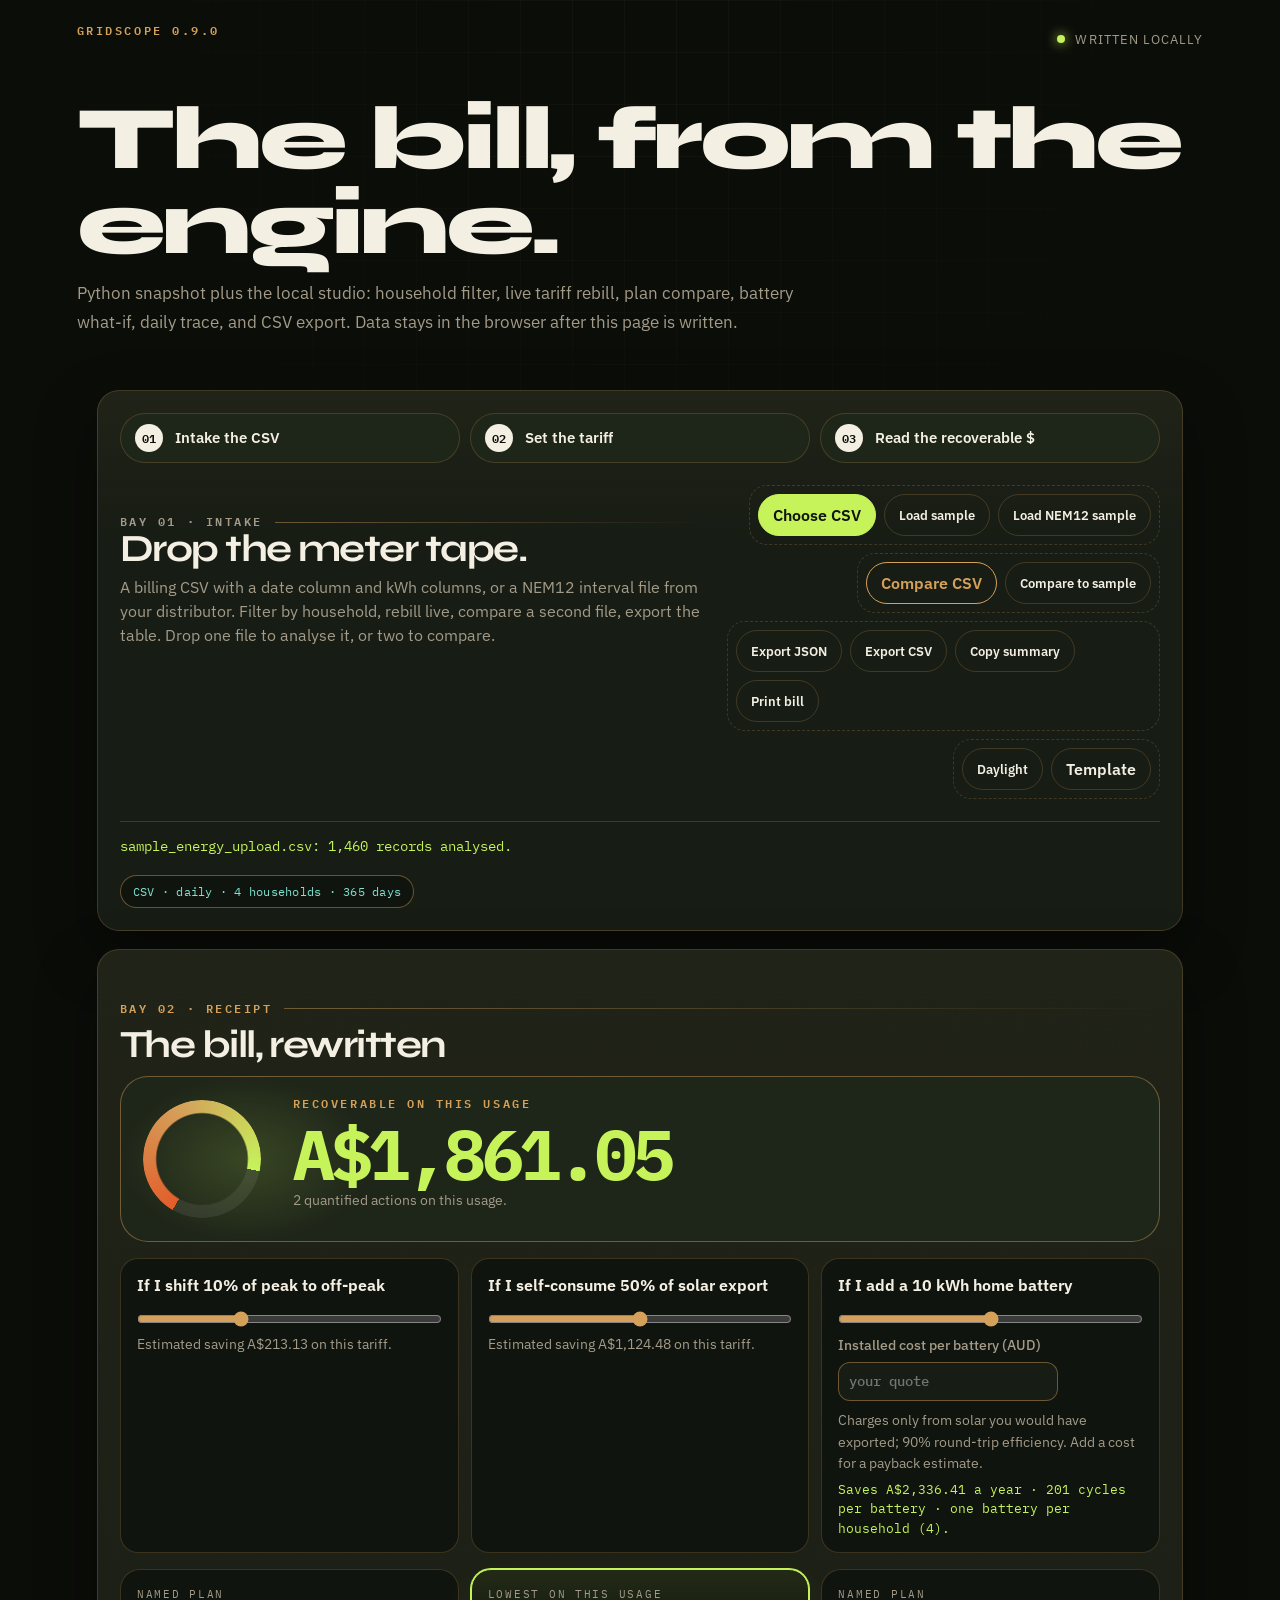
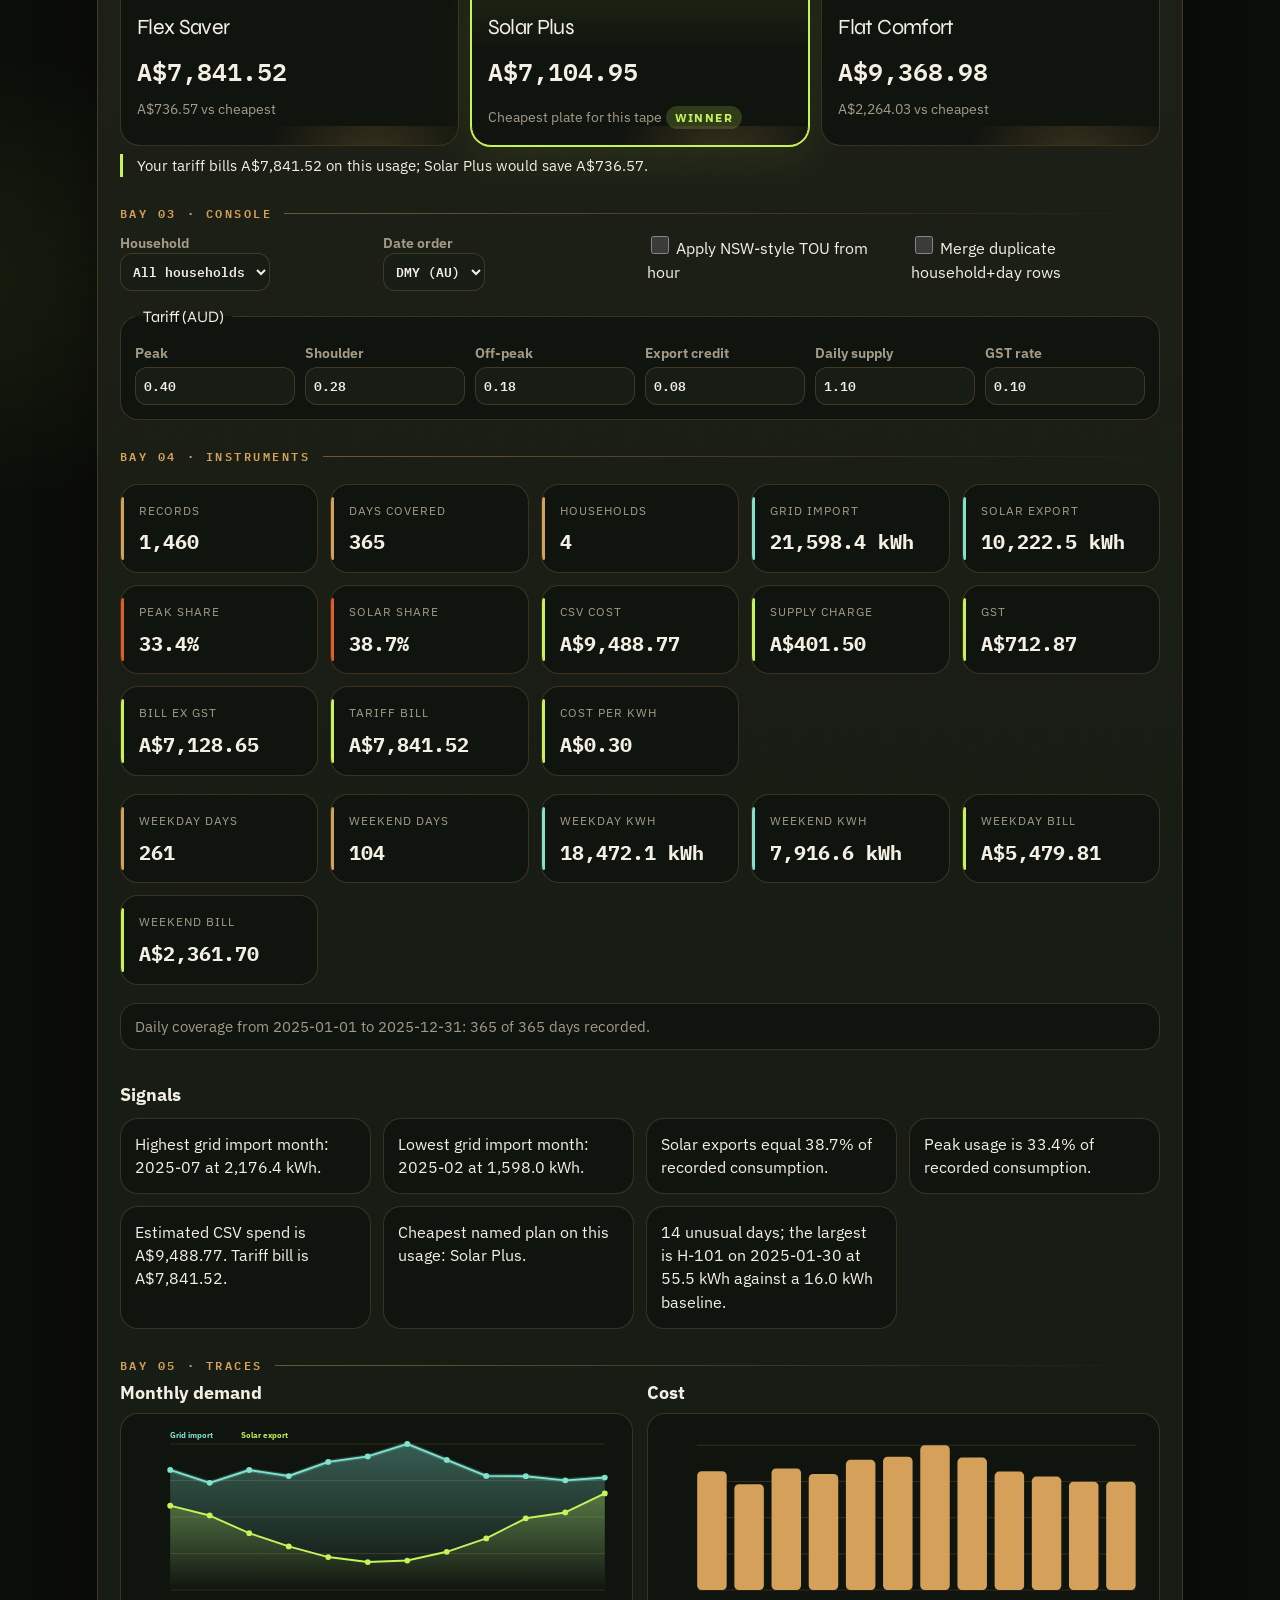
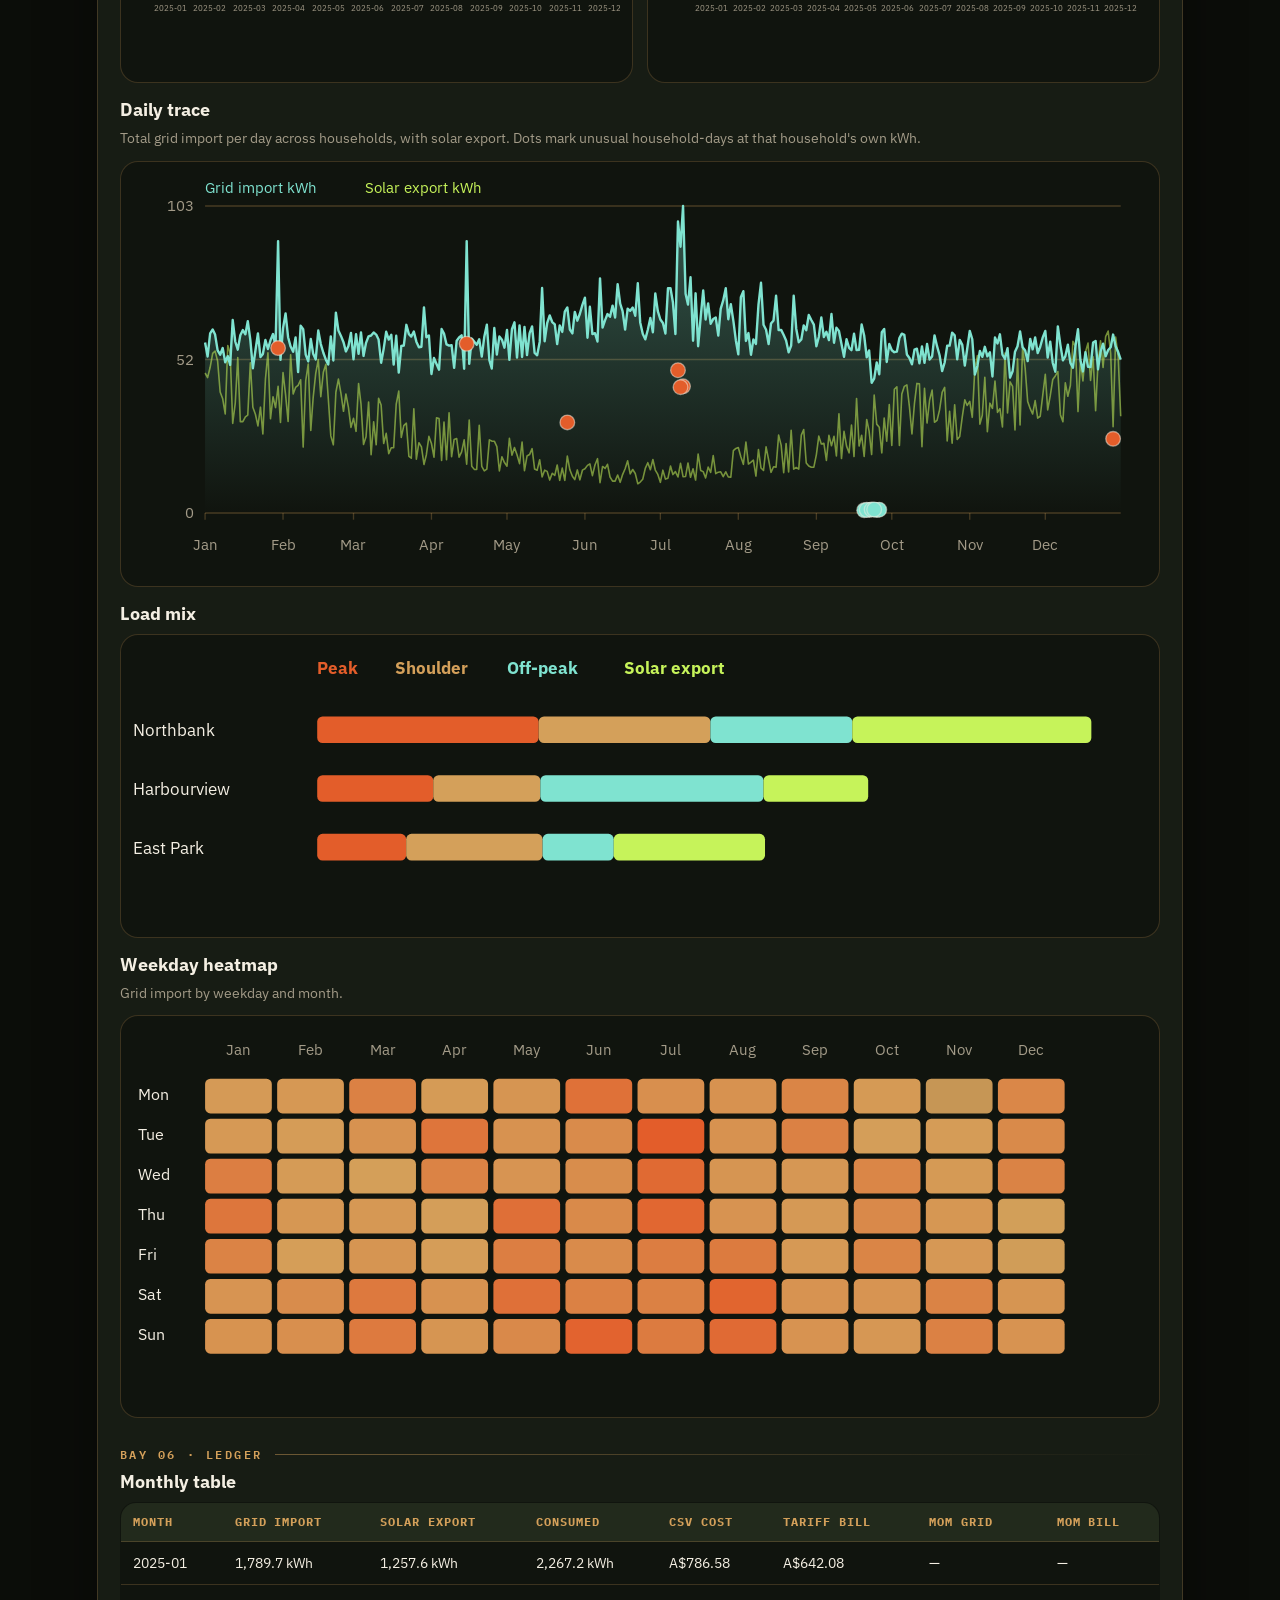
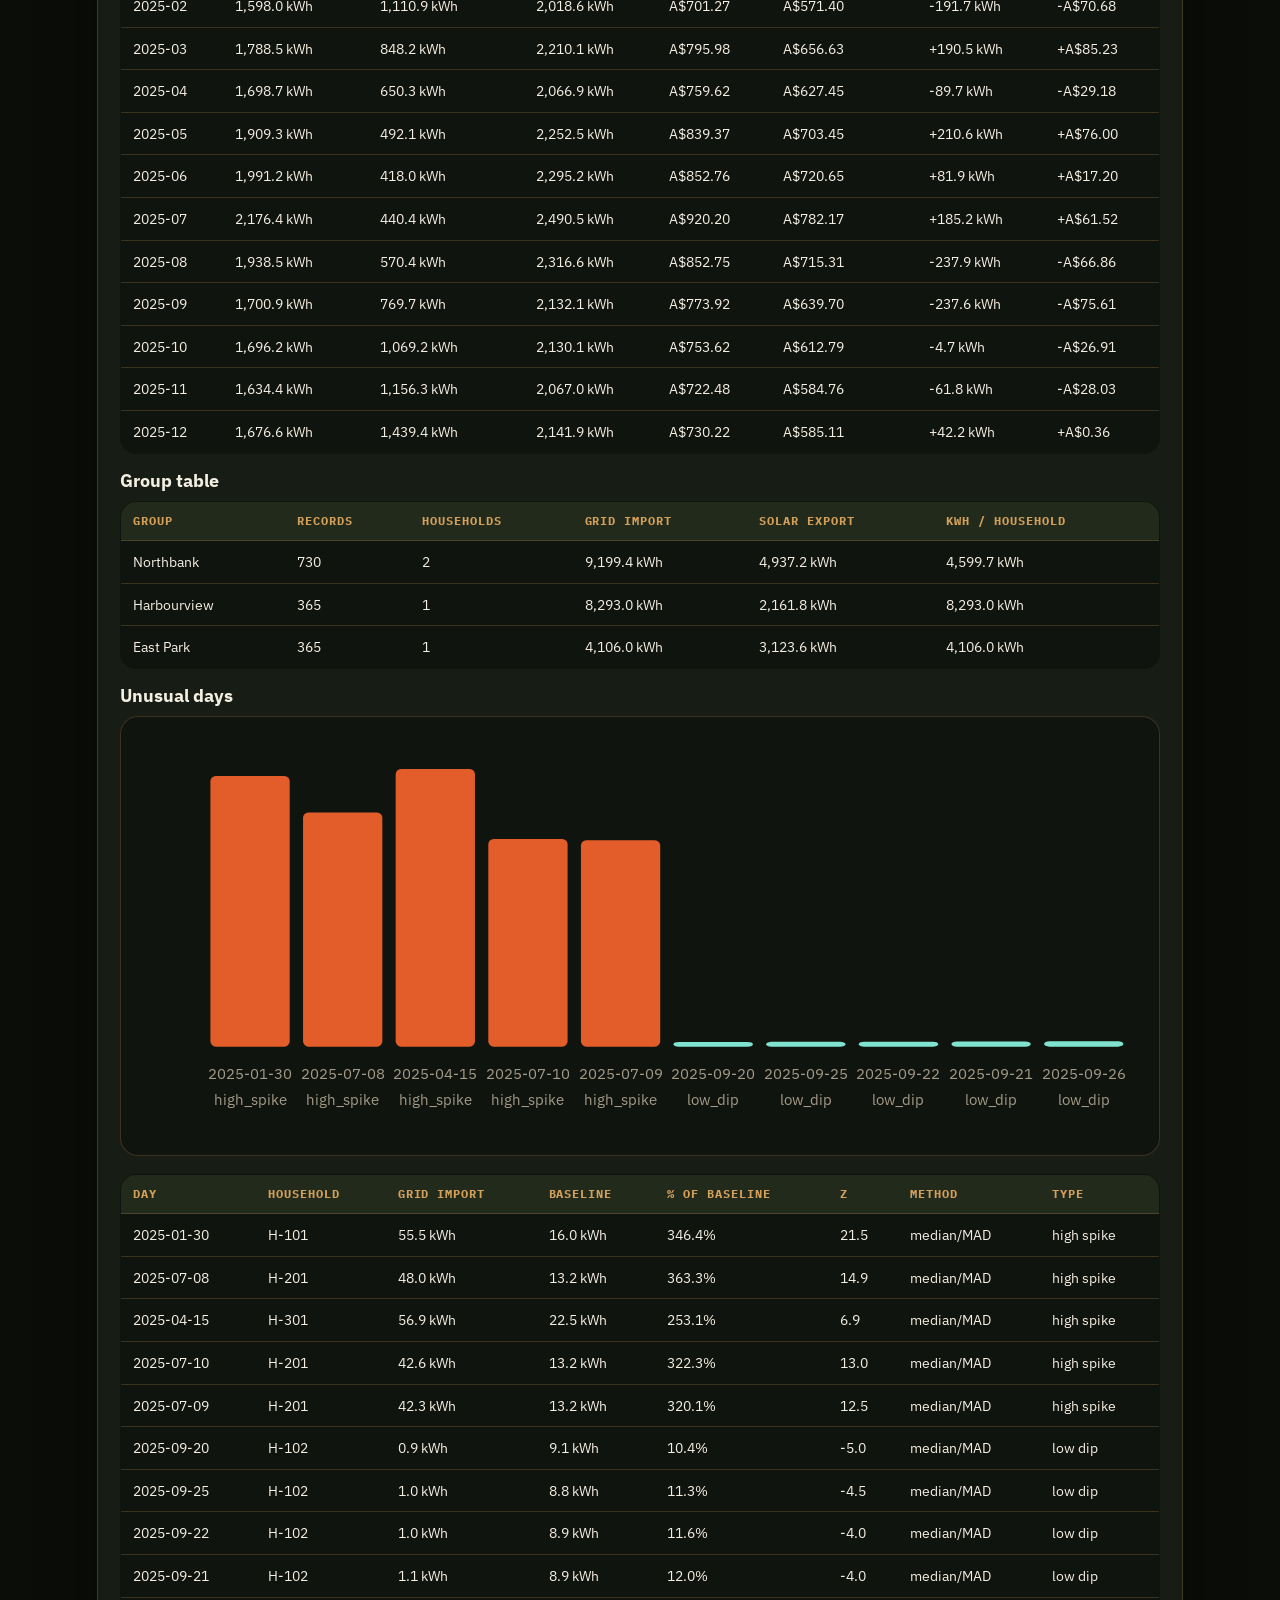
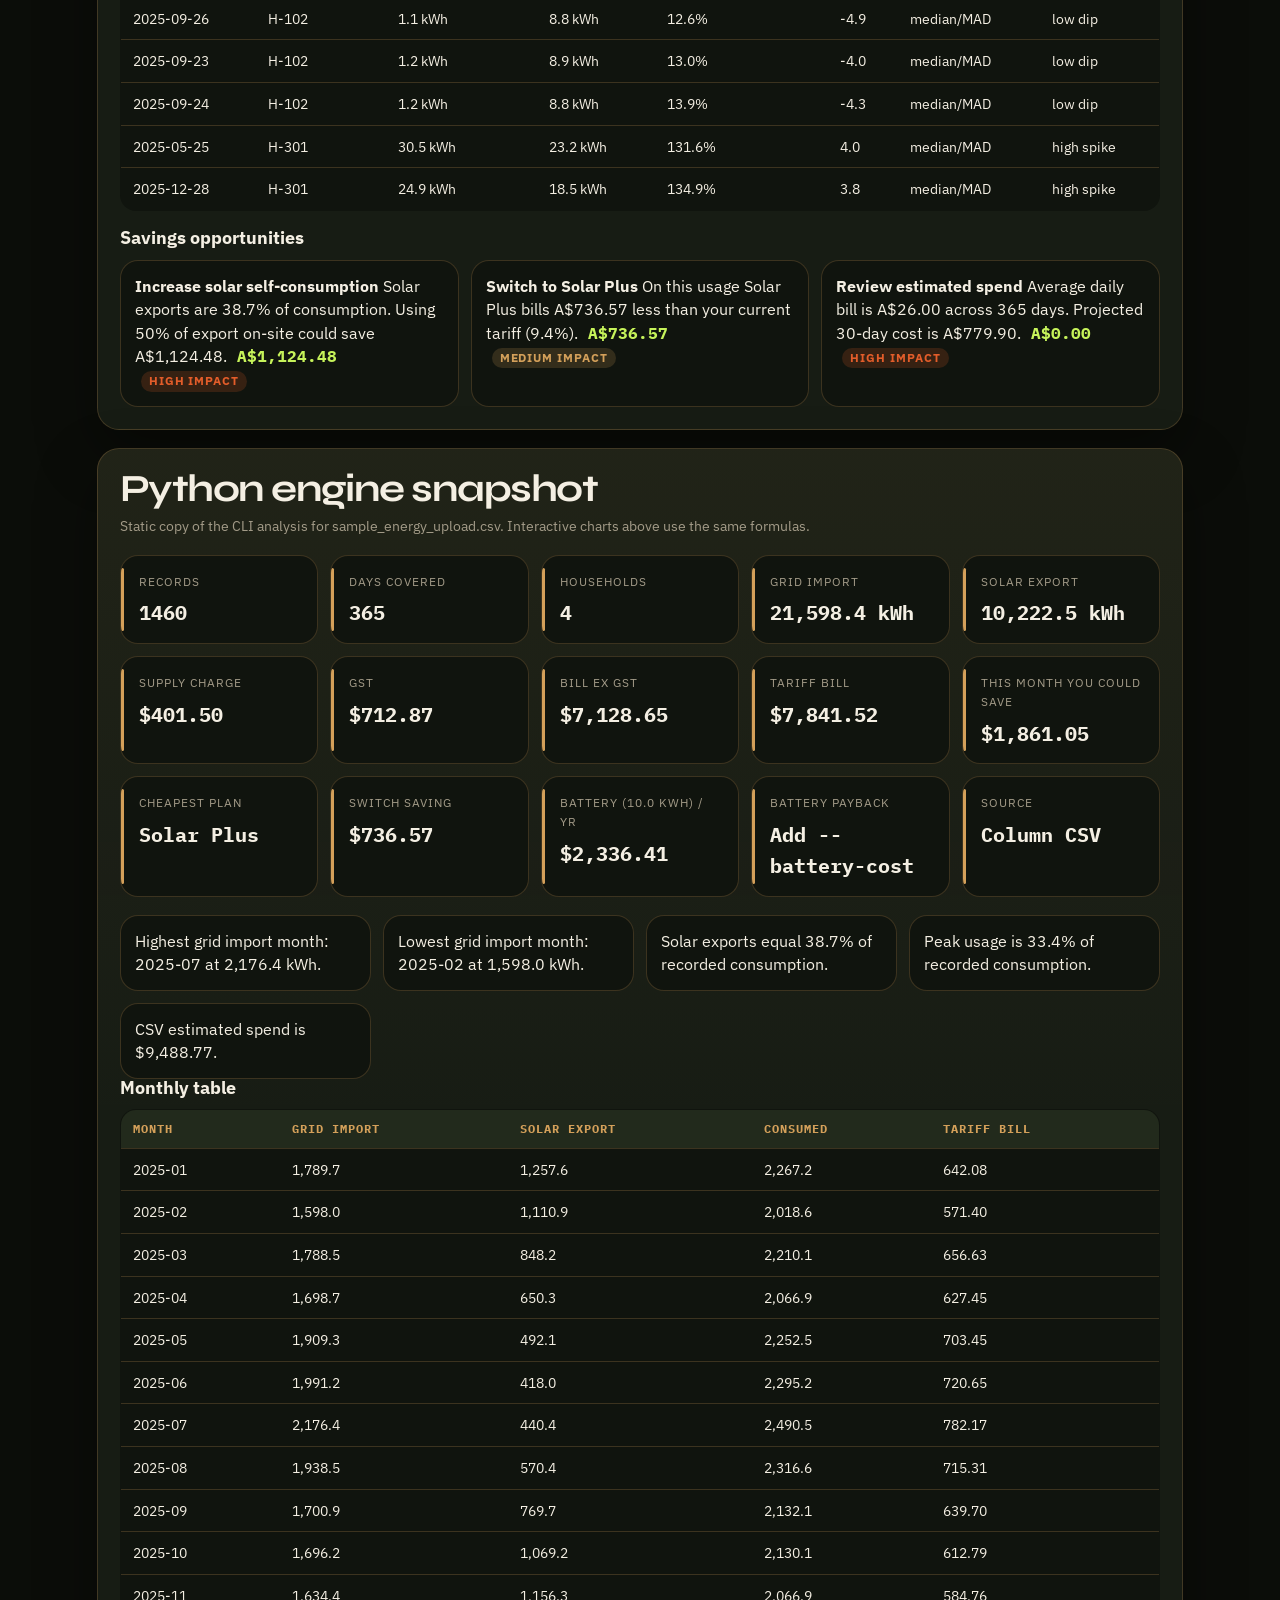
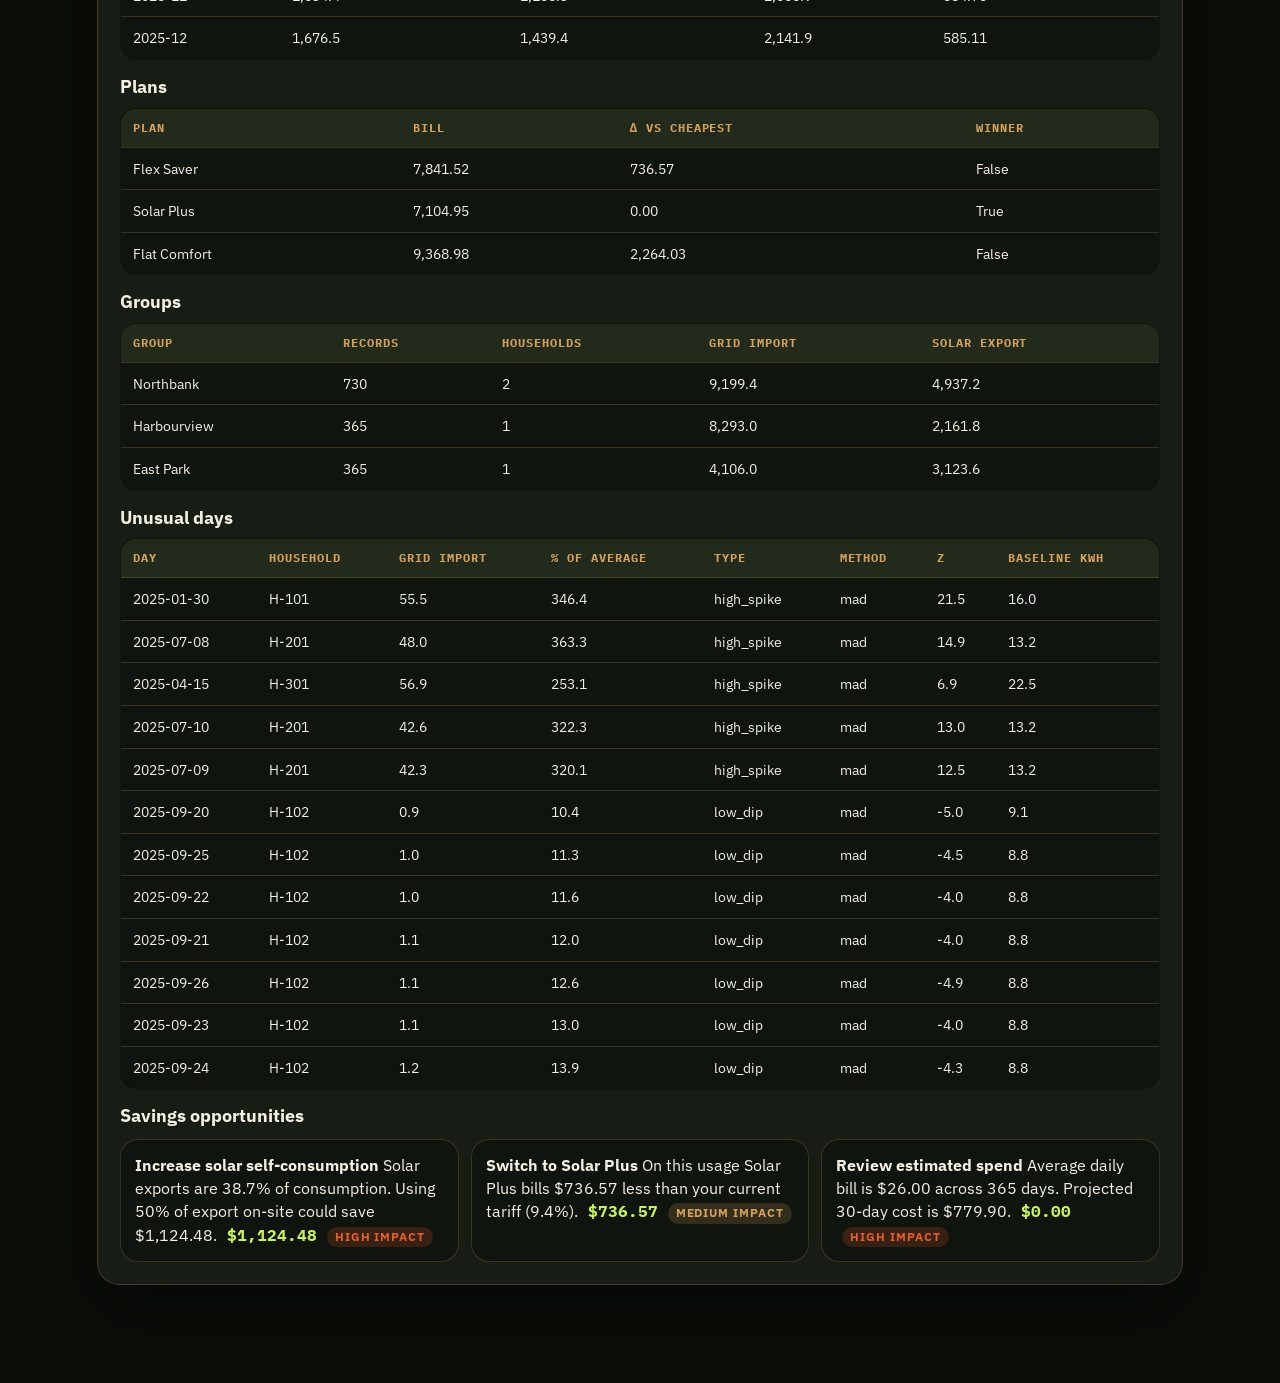
<file: output/py-report.html>
<!doctype html>
<html lang="en">
<head>
<meta charset="utf-8">
<meta name="viewport" content="width=device-width, initial-scale=1">
<title>GridScope Studio</title>
<meta name="theme-color" content="#0b0d09">
<link rel="preconnect" href="https://fonts.googleapis.com">
<link rel="preconnect" href="https://fonts.gstatic.com" crossorigin>
<link href="https://fonts.googleapis.com/css2?family=IBM+Plex+Mono:wght@400;600&family=IBM+Plex+Sans:wght@400;500;600&family=Syne:wght@600;700;800&display=swap" rel="stylesheet">
<link rel="stylesheet" href="../assets/studio.css">
</head>
<body>
<header class="mast">
<p class="eyebrow">GridScope 0.9.0</p>
<div class="mast-meta"><span class="live-dot" aria-hidden="true"></span> Written locally</div>
</header>
<section class="hero-stage">
<h1>The bill, from the engine.</h1>
<p class="lede">Python snapshot plus the local studio: household filter, live tariff rebill, plan compare, battery what-if, daily trace, and CSV export. Data stays in the browser after this page is written.</p>
</section>
<main>
<section class="studio-panel" id="upload-studio">
<ol class="onboarding-strip" id="onboarding-strip">
<li><span>01</span> Intake the CSV</li>
<li><span>02</span> Set the tariff</li>
<li><span>03</span> Read the recoverable $</li>
</ol>
<div class="deck-copy">
<p class="bay">Bay 01 · Intake</p>
<h2>Drop the meter tape.</h2>
<p>A billing CSV with a date column and kWh columns, or a NEM12 interval file from your distributor. Filter by household, rebill live, compare a second file, export the table. Drop one file to analyse it, or two to compare.</p>
</div>
<div class="upload-controls">
  <div class="cluster">
    <label class="file-picker" for="energy-csv">Choose CSV<input id="energy-csv" type="file" accept=".csv,.txt,.dat,text/csv,text/plain"></label>
    <button id="load-sample" type="button">Load sample</button>
    <button id="load-nem12-sample" type="button" data-href="../data/sample_nem12.csv">Load NEM12 sample</button>
  </div>
  <div class="cluster">
    <label class="file-picker file-picker-secondary" for="compare-csv">Compare CSV<input id="compare-csv" type="file" accept=".csv,.txt,.dat,text/csv,text/plain"></label>
    <button id="compare-sample" type="button">Compare to sample</button>
  </div>
  <div class="cluster">
    <button id="export-analysis" type="button" disabled>Export JSON</button>
    <button id="export-csv" type="button" disabled>Export CSV</button>
    <button id="copy-summary" type="button" disabled>Copy summary</button>
    <button id="print-bill" type="button" disabled>Print bill</button>
  </div>
  <div class="cluster">
    <button id="theme-toggle" data-theme-toggle type="button" aria-pressed="false">Daylight</button>
    <a class="template-link" href="../data/sample_energy_upload.csv">Template</a>
  </div>
</div>
<div class="status" id="upload-status" role="status" aria-live="polite">Waiting for data.</div>
<p class="source-badge" id="source-badge" aria-live="polite" hidden></p>
</section>

<section class="report-section" id="personal-results" hidden>
<p class="bay">Bay 02 · Receipt</p>
<h2>The bill, rewritten</h2>
<div class="hero-savings" id="savings-hero">
  <div class="gauge" aria-hidden="true"></div>
  <div>
    <p class="eyebrow">Recoverable on this usage</p>
    <strong id="savings-hero-amount">$0.00</strong>
    <p class="chart-note" id="savings-hero-note">Load a CSV to see quantified opportunities.</p>
  </div>
</div>
<div class="what-if-tools">
<div class="peak-shift-tool" id="peak-shift-wrap">
<label for="peak-shift">If I shift <span id="peak-shift-label">10%</span> of peak to off-peak</label>
<input id="peak-shift" type="range" min="0" max="30" value="10" step="1">
<p class="chart-note" id="peak-shift-saving">Move the slider to estimate savings on this tariff.</p>
</div>
<div class="peak-shift-tool" id="solar-shift-wrap">
<label for="solar-shift">If I self-consume <span id="solar-shift-label">50%</span> of solar export</label>
<input id="solar-shift" type="range" min="0" max="100" value="50" step="1">
<p class="chart-note" id="solar-shift-saving">Move the slider to estimate savings on this tariff.</p>
</div>
<div class="peak-shift-tool battery-tool" id="battery-wrap">
<label for="battery-capacity">If I add a <span id="battery-capacity-label">10 kWh</span> home battery</label>
<input id="battery-capacity" type="range" min="0" max="20" value="10" step="0.5" aria-describedby="battery-note">
<label class="battery-cost" for="battery-cost">Installed cost per battery (AUD)
<input id="battery-cost" type="number" inputmode="decimal" min="0" step="100" placeholder="your quote" aria-describedby="battery-note"></label>
<p class="chart-note" id="battery-note">Charges only from solar you would have exported; 90% round-trip efficiency. Add a cost for a payback estimate.</p>
<p class="chart-note battery-saving" id="battery-saving" aria-live="polite">Move the slider to size a battery on this usage.</p>
</div>
</div>
<div class="plan-cards" id="plan-cards"></div>
<p class="plan-switch-note" id="plan-switch-note" hidden></p>

<p class="bay">Bay 03 · Console</p>
<div class="studio-tools">
<div class="tool-block" id="household-filter-wrap" hidden>
<label for="household-filter">Household</label>
<select id="household-filter"></select>
</div>
<div class="tool-block">
<label for="date-order">Date order</label>
<select id="date-order">
<option value="dmy" selected>DMY (AU)</option>
<option value="mdy">MDY (US)</option>
<option value="auto">Auto</option>
</select>
</div>
<label class="tool-block tou-toggle" for="tou-toggle">
<input id="tou-toggle" type="checkbox">
Apply NSW-style TOU from hour
</label>
<label class="tool-block tou-toggle" for="dedupe-toggle">
<input id="dedupe-toggle" type="checkbox">
Merge duplicate household+day rows
</label>
<p class="tou-banner" id="tou-note" hidden></p>
<fieldset class="tool-block tariff-editor">
<legend>Tariff (AUD)</legend>
<label>Peak <input id="tariff-peak" type="number" inputmode="decimal" min="0" step="0.01" value="0.40"></label>
<label>Shoulder <input id="tariff-shoulder" type="number" inputmode="decimal" min="0" step="0.01" value="0.28"></label>
<label>Off-peak <input id="tariff-offpeak" type="number" inputmode="decimal" min="0" step="0.01" value="0.18"></label>
<label>Export credit <input id="tariff-export" type="number" inputmode="decimal" min="0" step="0.01" value="0.08"></label>
<label>Daily supply <input id="tariff-supply" type="number" inputmode="decimal" min="0" step="0.01" value="1.10"></label>
<label>GST rate <input id="tariff-gst" type="number" inputmode="decimal" min="0" step="0.01" value="0.10"></label>
</fieldset>
</div>

<p class="bay">Bay 04 · Instruments</p>
<div class="metrics" id="personal-metrics"></div>
<div class="metrics" id="weekend-metrics"></div>
<p class="coverage-callout" id="coverage-callout" hidden></p>
<p class="quality-callout" id="quality-callout" hidden></p>
<div class="metrics compare-metrics" id="compare-metrics" hidden></div>
<div id="compare-monthly" hidden></div>
<h3>Signals</h3>
<ul class="insight-list" id="personal-insights"></ul>

<p class="bay">Bay 05 · Traces</p>
<div class="results-grid">
<div>
<h3>Monthly demand</h3>
<div class="chart" id="monthly-chart"></div>
</div>
<div>
<h3>Cost</h3>
<div class="chart" id="cost-chart"></div>
</div>
</div>
<h3>Daily trace</h3>
<p class="chart-note" id="daily-note">Grid import per day with solar export. Dots mark unusual days.</p>
<div class="chart daily-chart" id="daily-chart"></div>
<h3>Load mix</h3>
<div class="chart" id="mix-chart"></div>
<h3>Weekday heatmap</h3>
<p class="chart-note" id="heatmap-note">Grid import by weekday and month. Hour buckets are used when a timestamp hour is present.</p>
<div class="chart" id="heatmap-chart"></div>

<p class="bay">Bay 06 · Ledger</p>
<h3>Monthly table</h3>
<div id="monthly-table"></div>
<h3>Group table</h3>
<div id="group-table"></div>
<h3>Unusual days</h3>
<div class="chart" id="anomaly-chart"></div>
<div id="anomaly-table"></div>
<h3>Savings opportunities</h3>
<ul class="insight-list" id="recommendation-list"></ul>
</section>


<section class="report-section">
<h2>Python engine snapshot</h2>
<p class="chart-note">Static copy of the CLI analysis for sample_energy_upload.csv. Interactive charts above use the same formulas.</p>
<div class="metrics">
<div class="metric"><span>Records</span><strong>1460</strong></div>
<div class="metric"><span>Days covered</span><strong>365</strong></div>
<div class="metric"><span>Households</span><strong>4</strong></div>
<div class="metric"><span>Grid import</span><strong>21,598.4 kWh</strong></div>
<div class="metric"><span>Solar export</span><strong>10,222.5 kWh</strong></div>
<div class="metric"><span>Supply charge</span><strong>$401.50</strong></div>
<div class="metric"><span>GST</span><strong>$712.87</strong></div>
<div class="metric"><span>Bill ex GST</span><strong>$7,128.65</strong></div>
<div class="metric"><span>Tariff bill</span><strong>$7,841.52</strong></div>
<div class="metric"><span>This month you could save</span><strong>$1,861.05</strong></div>
<div class="metric"><span>Cheapest plan</span><strong>Solar Plus</strong></div>
<div class="metric"><span>Switch saving</span><strong>$736.57</strong></div>
<div class="metric"><span>Battery (10.0 kWh) / yr</span><strong>$2,336.41</strong></div>
<div class="metric"><span>Battery payback</span><strong>Add --battery-cost</strong></div>
<div class="metric"><span>Source</span><strong>Column CSV</strong></div>
</div>
<ul class="insight-list">
<li>Highest grid import month: 2025-07 at 2,176.4 kWh.</li>
<li>Lowest grid import month: 2025-02 at 1,598.0 kWh.</li>
<li>Solar exports equal 38.7% of recorded consumption.</li>
<li>Peak usage is 33.4% of recorded consumption.</li>
<li>CSV estimated spend is $9,488.77.</li>
</ul>
<h3>Monthly table</h3>
<div class="table-wrap"><table><thead><tr><th>Month</th><th>Grid import</th><th>Solar export</th><th>Consumed</th><th>Tariff bill</th></tr></thead><tbody><tr><td>2025-01</td><td>1,789.7</td><td>1,257.6</td><td>2,267.2</td><td>642.08</td></tr><tr><td>2025-02</td><td>1,598.0</td><td>1,110.9</td><td>2,018.6</td><td>571.40</td></tr><tr><td>2025-03</td><td>1,788.5</td><td>848.2</td><td>2,210.1</td><td>656.63</td></tr><tr><td>2025-04</td><td>1,698.7</td><td>650.3</td><td>2,066.9</td><td>627.45</td></tr><tr><td>2025-05</td><td>1,909.3</td><td>492.1</td><td>2,252.5</td><td>703.45</td></tr><tr><td>2025-06</td><td>1,991.2</td><td>418.0</td><td>2,295.2</td><td>720.65</td></tr><tr><td>2025-07</td><td>2,176.4</td><td>440.4</td><td>2,490.5</td><td>782.17</td></tr><tr><td>2025-08</td><td>1,938.5</td><td>570.4</td><td>2,316.6</td><td>715.31</td></tr><tr><td>2025-09</td><td>1,700.9</td><td>769.7</td><td>2,132.1</td><td>639.70</td></tr><tr><td>2025-10</td><td>1,696.2</td><td>1,069.2</td><td>2,130.1</td><td>612.79</td></tr><tr><td>2025-11</td><td>1,634.4</td><td>1,156.3</td><td>2,066.9</td><td>584.76</td></tr><tr><td>2025-12</td><td>1,676.5</td><td>1,439.4</td><td>2,141.9</td><td>585.11</td></tr></tbody></table></div>
<h3>Plans</h3>
<div class="table-wrap"><table><thead><tr><th>Plan</th><th>Bill</th><th>Δ vs cheapest</th><th>Winner</th></tr></thead><tbody><tr><td>Flex Saver</td><td>7,841.52</td><td>736.57</td><td>False</td></tr><tr><td>Solar Plus</td><td>7,104.95</td><td>0.00</td><td>True</td></tr><tr><td>Flat Comfort</td><td>9,368.98</td><td>2,264.03</td><td>False</td></tr></tbody></table></div>
<h3>Groups</h3>
<div class="table-wrap"><table><thead><tr><th>Group</th><th>Records</th><th>Households</th><th>Grid import</th><th>Solar export</th></tr></thead><tbody><tr><td>Northbank</td><td>730</td><td>2</td><td>9,199.4</td><td>4,937.2</td></tr><tr><td>Harbourview</td><td>365</td><td>1</td><td>8,293.0</td><td>2,161.8</td></tr><tr><td>East Park</td><td>365</td><td>1</td><td>4,106.0</td><td>3,123.6</td></tr></tbody></table></div>
<h3>Unusual days</h3>
<div class="table-wrap"><table><thead><tr><th>Day</th><th>Household</th><th>Grid import</th><th>% of average</th><th>Type</th><th>Method</th><th>z</th><th>Baseline kWh</th></tr></thead><tbody><tr><td>2025-01-30</td><td>H-101</td><td>55.5</td><td>346.4</td><td>high_spike</td><td>mad</td><td>21.5</td><td>16.0</td></tr><tr><td>2025-07-08</td><td>H-201</td><td>48.0</td><td>363.3</td><td>high_spike</td><td>mad</td><td>14.9</td><td>13.2</td></tr><tr><td>2025-04-15</td><td>H-301</td><td>56.9</td><td>253.1</td><td>high_spike</td><td>mad</td><td>6.9</td><td>22.5</td></tr><tr><td>2025-07-10</td><td>H-201</td><td>42.6</td><td>322.3</td><td>high_spike</td><td>mad</td><td>13.0</td><td>13.2</td></tr><tr><td>2025-07-09</td><td>H-201</td><td>42.3</td><td>320.1</td><td>high_spike</td><td>mad</td><td>12.5</td><td>13.2</td></tr><tr><td>2025-09-20</td><td>H-102</td><td>0.9</td><td>10.4</td><td>low_dip</td><td>mad</td><td>-5.0</td><td>9.1</td></tr><tr><td>2025-09-25</td><td>H-102</td><td>1.0</td><td>11.3</td><td>low_dip</td><td>mad</td><td>-4.5</td><td>8.8</td></tr><tr><td>2025-09-22</td><td>H-102</td><td>1.0</td><td>11.6</td><td>low_dip</td><td>mad</td><td>-4.0</td><td>8.8</td></tr><tr><td>2025-09-21</td><td>H-102</td><td>1.1</td><td>12.0</td><td>low_dip</td><td>mad</td><td>-4.0</td><td>8.8</td></tr><tr><td>2025-09-26</td><td>H-102</td><td>1.1</td><td>12.6</td><td>low_dip</td><td>mad</td><td>-4.9</td><td>8.8</td></tr><tr><td>2025-09-23</td><td>H-102</td><td>1.1</td><td>13.0</td><td>low_dip</td><td>mad</td><td>-4.0</td><td>8.8</td></tr><tr><td>2025-09-24</td><td>H-102</td><td>1.2</td><td>13.9</td><td>low_dip</td><td>mad</td><td>-4.3</td><td>8.8</td></tr></tbody></table></div>
<h3>Savings opportunities</h3>
<ul class="insight-list"><li><strong>Increase solar self-consumption</strong> Solar exports are 38.7% of consumption. Using 50% of export on-site could save $1,124.48. <span class="saving">$1,124.48</span> <span class="impact impact-high">high impact</span></li><li><strong>Switch to Solar Plus</strong> On this usage Solar Plus bills $736.57 less than your current tariff (9.4%). <span class="saving">$736.57</span> <span class="impact impact-medium">medium impact</span></li><li><strong>Review estimated spend</strong> Average daily bill is $26.00 across 365 days. Projected 30-day cost is $779.90. <span class="saving">$0.00</span> <span class="impact impact-high">high impact</span></li></ul>
</section>

</main>
<script>window.GRIDSCOPE_BOOTSTRAP = {"csv": "day,household_id,neighbourhood,peak_kwh,shoulder_kwh,offpeak_kwh,solar_export_kwh,grid_import_kwh,estimated_bill\n2025-01-01,H-101,Northbank,9.46,7.43,5.63,22.53,16.57,7.23\n2025-01-01,H-102,Northbank,4.05,3.04,3.04,0.00,10.13,4.59\n2025-01-01,H-201,East Park,4.96,7.61,3.97,15.48,10.45,5.46\n2025-01-01,H-301,Harbourview,6.25,5.77,12.02,9.06,20.16,7.63\n2025-01-02,H-101,Northbank,10.22,8.03,6.09,21.13,17.92,7.97\n2025-01-02,H-102,Northbank,3.45,2.59,2.59,0.00,8.63,4.08\n2025-01-02,H-201,East Park,4.26,6.54,3.41,15.64,8.98,4.67\n2025-01-02,H-301,Harbourview,5.42,5.00,10.42,8.77,17.08,6.70\n2025-01-03,H-101,Northbank,8.67,6.82,5.16,23.22,15.20,6.53\n2025-01-03,H-102,Northbank,4.36,3.27,3.27,0.00,10.90,4.85\n2025-01-03,H-201,East Park,4.14,6.35,3.31,16.65,8.72,4.46\n2025-01-03,H-301,Harbourview,7.67,7.08,14.74,9.12,25.57,9.25\n2025-01-04,H-101,Northbank,9.64,7.57,5.74,25.65,16.89,7.14\n2025-01-04,H-102,Northbank,3.68,2.76,2.76,0.00,9.19,4.27\n2025-01-04,H-201,East Park,4.99,7.65,3.99,17.90,10.51,5.30\n2025-01-04,H-301,Harbourview,7.65,7.06,14.72,10.09,25.11,9.16\n2025-01-05,H-101,Northbank,9.18,7.21,5.46,26.61,16.08,6.69\n2025-01-05,H-102,Northbank,4.09,3.07,3.07,0.00,10.24,4.62\n2025-01-05,H-201,East Park,5.72,8.77,4.57,17.52,12.04,6.14\n2025-01-05,H-301,Harbourview,6.77,6.25,13.02,10.30,21.62,8.13\n2025-01-06,H-101,Northbank,9.82,7.72,5.85,24.49,17.21,7.38\n2025-01-06,H-102,Northbank,3.52,2.64,2.64,0.00,8.81,4.14\n2025-01-06,H-201,East Park,5.24,8.03,4.19,16.80,11.04,5.66\n2025-01-06,H-301,Harbourview,5.67,5.23,10.90,9.76,17.63,6.91\n2025-01-07,H-101,Northbank,8.65,6.80,5.15,19.35,15.17,6.81\n2025-01-07,H-102,Northbank,4.00,3.00,3.00,0.00,10.00,4.54\n2025-01-07,H-201,East Park,4.37,6.69,3.49,13.43,9.20,4.95\n2025-01-07,H-301,Harbourview,5.78,5.33,11.11,7.89,18.84,7.18\n2025-01-08,H-101,Northbank,9.45,7.42,5.62,18.27,16.55,7.55\n2025-01-08,H-102,Northbank,4.08,3.06,3.06,0.00,10.21,4.61\n2025-01-08,H-201,East Park,4.83,7.41,3.86,12.41,10.18,5.55\n2025-01-08,H-301,Harbourview,5.67,5.23,10.90,7.70,18.50,7.07\n2025-01-09,H-101,Northbank,7.87,6.18,4.68,16.62,13.79,6.37\n2025-01-09,H-102,Northbank,3.13,2.35,2.35,0.00,7.83,3.81\n2025-01-09,H-201,East Park,5.27,8.08,4.22,9.87,11.11,6.23\n2025-01-09,H-301,Harbourview,5.44,5.02,10.46,6.86,17.98,6.87\n2025-01-10,H-101,Northbank,9.16,7.20,5.45,26.98,16.05,6.64\n2025-01-10,H-102,Northbank,3.48,2.61,2.61,0.00,8.71,4.11\n2025-01-10,H-201,East Park,5.14,7.88,4.11,18.50,10.82,5.42\n2025-01-10,H-301,Harbourview,5.50,5.08,10.59,10.82,17.11,6.64\n2025-01-11,H-101,Northbank,7.75,6.09,4.61,26.09,13.58,5.55\n2025-01-11,H-102,Northbank,3.47,2.60,2.60,0.00,8.68,4.09\n2025-01-11,H-201,East Park,4.73,7.26,3.79,17.65,9.97,5.04\n2025-01-11,H-301,Harbourview,5.66,5.22,10.88,9.90,17.58,6.88\n2025-01-12,H-101,Northbank,11.03,8.67,6.57,14.00,19.33,9.19\n2025-01-12,H-102,Northbank,3.83,2.87,2.87,0.00,9.57,4.40\n2025-01-12,H-201,East Park,5.18,7.94,4.14,9.50,10.91,6.16\n2025-01-12,H-301,Harbourview,7.26,6.70,13.96,6.66,25.06,8.97\n2025-01-13,H-101,Northbank,8.57,6.74,5.10,17.71,15.02,6.87\n2025-01-13,H-102,Northbank,3.67,2.75,2.75,0.00,9.18,4.27\n2025-01-13,H-201,East Park,4.67,7.16,3.73,11.78,9.83,5.42\n2025-01-13,H-301,Harbourview,6.96,6.42,13.38,7.35,23.62,8.57\n2025-01-14,H-101,Northbank,9.09,7.14,5.41,24.92,15.93,6.75\n2025-01-14,H-102,Northbank,4.13,3.10,3.10,0.00,10.33,4.66\n2025-01-14,H-201,East Park,4.63,7.10,3.70,17.53,9.75,4.93\n2025-01-14,H-301,Harbourview,6.00,5.54,11.54,9.75,18.91,7.29\n2025-01-15,H-101,Northbank,9.80,7.70,5.83,14.57,17.17,8.13\n2025-01-15,H-102,Northbank,3.19,2.39,2.39,0.00,7.98,3.86\n2025-01-15,H-201,East Park,5.00,7.66,4.00,9.57,10.53,5.95\n2025-01-15,H-301,Harbourview,7.00,6.46,13.46,6.60,24.09,8.68\n2025-01-16,H-101,Northbank,9.62,7.56,5.73,14.72,16.86,7.97\n2025-01-16,H-102,Northbank,4.01,3.01,3.01,0.00,10.03,4.55\n2025-01-16,H-201,East Park,5.15,7.90,4.12,9.41,10.85,6.13\n2025-01-16,H-301,Harbourview,6.91,6.38,13.29,6.61,23.74,8.57\n2025-01-17,H-101,Northbank,9.84,7.73,5.86,15.31,17.25,8.11\n2025-01-17,H-102,Northbank,4.33,3.24,3.24,0.00,10.81,4.82\n2025-01-17,H-201,East Park,4.98,7.64,3.99,10.17,10.50,5.89\n2025-01-17,H-301,Harbourview,6.35,5.87,12.22,6.84,21.51,7.92\n2025-01-18,H-101,Northbank,10.63,8.36,6.33,16.08,18.63,8.70\n2025-01-18,H-102,Northbank,3.92,2.94,2.94,0.00,9.81,4.48\n2025-01-18,H-201,East Park,6.23,9.56,4.99,9.60,13.13,7.32\n2025-01-18,H-301,Harbourview,6.76,6.24,13.00,7.24,22.89,8.35\n2025-01-19,H-101,Northbank,9.39,7.38,5.59,24.88,16.46,7.00\n2025-01-19,H-102,Northbank,3.94,2.95,2.95,0.00,9.84,4.49\n2025-01-19,H-201,East Park,6.13,9.41,4.91,15.79,12.92,6.73\n2025-01-19,H-301,Harbourview,6.02,5.55,11.57,9.79,18.95,7.31\n2025-01-20,H-101,Northbank,6.93,5.45,4.13,17.75,12.15,5.51\n2025-01-20,H-102,Northbank,3.73,2.80,2.80,0.00,9.33,4.32\n2025-01-20,H-201,East Park,4.85,7.44,3.88,10.80,10.22,5.70\n2025-01-20,H-301,Harbourview,5.20,4.80,9.99,7.04,16.97,6.57\n2025-01-21,H-101,Northbank,9.14,7.18,5.44,16.18,16.01,7.46\n2025-01-21,H-102,Northbank,3.96,2.97,2.97,0.00,9.90,4.51\n2025-01-21,H-201,East Park,5.36,8.22,4.29,10.04,11.29,6.32\n2025-01-21,H-301,Harbourview,5.29,4.88,10.18,6.98,17.36,6.69\n2025-01-22,H-101,Northbank,8.93,7.02,5.32,13.66,15.66,7.48\n2025-01-22,H-102,Northbank,3.54,2.65,2.65,0.00,8.84,4.15\n2025-01-22,H-201,East Park,4.17,6.39,3.33,9.49,8.78,5.04\n2025-01-22,H-301,Harbourview,7.71,7.12,14.84,6.13,27.04,9.53\n2025-01-23,H-101,Northbank,8.57,6.73,5.10,17.79,15.01,6.86\n2025-01-23,H-102,Northbank,3.25,2.44,2.44,0.00,8.12,3.91\n2025-01-23,H-201,East Park,5.81,8.90,4.64,10.43,12.23,6.78\n2025-01-23,H-301,Harbourview,5.25,4.84,10.09,7.37,17.01,6.61\n2025-01-24,H-101,Northbank,9.32,7.32,5.55,12.75,16.33,7.87\n2025-01-24,H-102,Northbank,3.34,2.51,2.51,0.00,8.36,3.99\n2025-01-24,H-201,East Park,5.08,7.78,4.06,7.87,10.69,6.17\n2025-01-24,H-301,Harbourview,5.36,4.95,10.31,5.92,18.09,6.85\n2025-01-25,H-101,Northbank,7.45,5.85,4.44,22.66,13.06,5.56\n2025-01-25,H-102,Northbank,4.55,3.41,3.41,0.00,11.38,5.01\n2025-01-25,H-201,East Park,5.86,8.98,4.68,13.53,12.34,6.60\n2025-01-25,H-301,Harbourview,6.52,6.02,12.54,8.70,21.36,7.97\n2025-01-26,H-101,Northbank,8.39,6.60,5.00,26.31,14.71,6.06\n2025-01-26,H-102,Northbank,3.42,2.57,2.57,0.00,8.55,4.05\n2025-01-26,H-201,East Park,5.23,8.03,4.19,17.51,11.03,5.60\n2025-01-26,H-301,Harbourview,6.54,6.04,12.58,10.05,20.86,7.89\n2025-01-27,H-101,Northbank,8.95,7.03,5.32,15.09,15.68,7.38\n2025-01-27,H-102,Northbank,4.03,3.02,3.02,0.00,10.08,4.57\n2025-01-27,H-201,East Park,4.66,7.15,3.73,9.97,9.83,5.55\n2025-01-27,H-301,Harbourview,6.58,6.07,12.65,6.59,22.47,8.19\n2025-01-28,H-101,Northbank,8.75,6.88,5.21,18.61,15.34,6.95\n2025-01-28,H-102,Northbank,3.76,2.82,2.82,0.00,9.39,4.34\n2025-01-28,H-201,East Park,4.46,6.84,3.57,12.80,9.39,5.11\n2025-01-28,H-301,Harbourview,7.63,7.04,14.66,7.67,26.04,9.31\n2025-01-29,H-101,Northbank,9.47,7.44,5.64,16.50,16.60,7.71\n2025-01-29,H-102,Northbank,3.17,2.37,2.37,0.00,7.92,3.84\n2025-01-29,H-201,East Park,4.24,6.50,3.39,11.81,8.92,4.94\n2025-01-29,H-301,Harbourview,6.67,6.16,12.83,7.14,22.60,8.26\n2025-01-30,H-101,Northbank,27.81,21.85,16.55,17.53,55.46,22.77\n2025-01-30,H-102,Northbank,3.54,2.66,2.66,0.00,8.86,4.16\n2025-01-30,H-201,East Park,4.37,6.69,3.49,16.07,9.20,4.75\n2025-01-30,H-301,Harbourview,5.64,5.21,10.85,9.00,17.85,6.94\n2025-01-31,H-101,Northbank,8.35,6.56,4.97,14.61,14.63,6.92\n2025-01-31,H-102,Northbank,2.98,2.24,2.24,0.00,7.45,3.68\n2025-01-31,H-201,East Park,4.53,6.95,3.62,9.49,9.54,5.44\n2025-01-31,H-301,Harbourview,5.87,5.42,11.28,6.32,19.86,7.40\n2025-02-01,H-101,Northbank,9.29,7.30,5.53,22.29,16.29,7.12\n2025-02-01,H-102,Northbank,3.51,2.63,2.63,0.00,8.77,4.13\n2025-02-01,H-201,East Park,4.33,6.65,3.47,16.00,9.13,4.72\n2025-02-01,H-301,Harbourview,8.26,7.62,15.88,8.95,27.92,9.94\n2025-02-02,H-101,Northbank,10.36,8.14,6.17,19.19,18.16,8.24\n2025-02-02,H-102,Northbank,4.31,3.24,3.24,0.00,10.79,4.81\n2025-02-02,H-201,East Park,5.75,8.82,4.60,12.42,12.12,6.57\n2025-02-02,H-301,Harbourview,7.66,7.07,14.74,8.18,25.97,9.32\n2025-02-03,H-101,Northbank,9.04,7.10,5.38,14.26,15.84,7.52\n2025-02-03,H-102,Northbank,4.08,3.06,3.06,0.00,10.20,4.61\n2025-02-03,H-201,East Park,4.02,6.17,3.22,10.17,8.48,4.83\n2025-02-03,H-301,Harbourview,7.10,6.55,13.65,6.34,24.57,8.81\n2025-02-04,H-101,Northbank,7.71,6.06,4.59,26.09,13.51,5.51\n2025-02-04,H-102,Northbank,3.72,2.79,2.79,0.00,9.29,4.30\n2025-02-04,H-201,East Park,5.07,7.78,4.06,17.21,10.69,5.45\n2025-02-04,H-301,Harbourview,6.93,6.40,13.32,9.84,22.43,8.35\n2025-02-05,H-101,Northbank,7.15,5.62,4.25,20.09,12.52,5.51\n2025-02-05,H-102,Northbank,3.98,2.99,2.99,0.00,9.95,4.53\n2025-02-05,H-201,East Park,5.30,8.13,4.24,12.12,11.17,6.09\n2025-02-05,H-301,Harbourview,6.21,5.73,11.95,7.82,20.54,7.68\n2025-02-06,H-101,Northbank,9.49,7.45,5.65,20.35,16.63,7.43\n2025-02-06,H-102,Northbank,4.38,3.29,3.29,0.00,10.96,4.87\n2025-02-06,H-201,East Park,5.25,8.05,4.20,13.49,11.07,5.93\n2025-02-06,H-301,Harbourview,6.23,5.75,11.97,8.37,20.36,7.65\n2025-02-07,H-101,Northbank,7.97,6.26,4.74,20.37,13.97,6.17\n2025-02-07,H-102,Northbank,3.45,2.59,2.59,0.00,8.62,4.08\n2025-02-07,H-201,East Park,3.91,5.99,3.13,14.43,8.23,4.37\n2025-02-07,H-301,Harbourview,5.20,4.80,10.01,8.08,16.56,6.50\n2025-02-08,H-101,Northbank,8.97,7.05,5.34,22.09,15.72,6.87\n2025-02-08,H-102,Northbank,3.34,2.51,2.51,0.00,8.35,3.99\n2025-02-08,H-201,East Park,5.81,8.92,4.65,13.87,12.25,6.53\n2025-02-08,H-301,Harbourview,7.91,7.30,15.21,8.82,26.64,9.55\n2025-02-09,H-101,Northbank,10.43,8.19,6.21,10.74,18.27,8.94\n2025-02-09,H-102,Northbank,4.36,3.27,3.27,0.00,10.89,4.84\n2025-02-09,H-201,East Park,6.23,9.55,4.98,5.90,13.56,7.60\n2025-02-09,H-301,Harbourview,5.58,5.15,10.72,5.50,19.09,7.13\n2025-02-10,H-101,Northbank,7.32,5.75,4.35,21.58,12.82,5.54\n2025-02-10,H-102,Northbank,3.92,2.94,2.94,0.00,9.80,4.48\n2025-02-10,H-201,East Park,4.32,6.63,3.46,14.53,9.11,4.82\n2025-02-10,H-301,Harbourview,6.52,6.02,12.55,8.33,21.52,8.00\n2025-02-11,H-101,Northbank,7.15,5.62,4.26,24.83,12.53,5.15\n2025-02-11,H-102,Northbank,3.60,2.70,2.70,0.00,9.01,4.21\n2025-02-11,H-201,East Park,5.11,7.83,4.09,15.95,10.76,5.58\n2025-02-11,H-301,Harbourview,5.89,5.43,11.32,9.33,18.64,7.19\n2025-02-12,H-101,Northbank,9.42,7.40,5.61,12.93,16.51,7.94\n2025-02-12,H-102,Northbank,3.15,2.36,2.36,0.00,7.87,3.82\n2025-02-12,H-201,East Park,4.46,6.83,3.56,8.82,9.39,5.41\n2025-02-12,H-301,Harbourview,7.11,6.56,13.67,6.00,24.77,8.85\n2025-02-13,H-101,Northbank,9.94,7.81,5.92,17.98,17.41,7.98\n2025-02-13,H-102,Northbank,2.99,2.24,2.24,0.00,7.47,3.69\n2025-02-13,H-201,East Park,4.18,6.41,3.34,13.22,8.81,4.77\n2025-02-13,H-301,Harbourview,6.01,5.55,11.56,7.71,19.82,7.46\n2025-02-14,H-101,Northbank,9.97,7.83,5.93,21.79,17.47,7.71\n2025-02-14,H-102,Northbank,2.98,2.23,2.23,0.00,7.45,3.68\n2025-02-14,H-201,East Park,4.12,6.32,3.30,16.20,8.68,4.47\n2025-02-14,H-301,Harbourview,5.69,5.25,10.94,8.93,18.05,6.99\n2025-02-15,H-101,Northbank,8.63,6.78,5.14,24.81,15.13,6.37\n2025-02-15,H-102,Northbank,3.43,2.57,2.57,0.00,8.57,4.06\n2025-02-15,H-201,East Park,4.73,7.25,3.78,17.11,9.96,5.07\n2025-02-15,H-301,Harbourview,8.26,7.63,15.89,9.62,27.65,9.89\n2025-02-16,H-101,Northbank,10.07,7.91,6.00,18.78,17.65,8.03\n2025-02-16,H-102,Northbank,3.88,2.91,2.91,0.00,9.69,4.44\n2025-02-16,H-201,East Park,5.44,8.34,4.35,12.35,11.46,6.23\n2025-02-16,H-301,Harbourview,5.56,5.14,10.70,7.99,17.97,6.92\n2025-02-17,H-101,Northbank,10.08,7.92,6.00,21.82,17.67,7.80\n2025-02-17,H-102,Northbank,3.28,2.46,2.46,0.00,8.19,3.93\n2025-02-17,H-201,East Park,3.90,5.97,3.12,16.56,8.21,4.19\n2025-02-17,H-301,Harbourview,6.14,5.67,11.81,8.96,19.79,7.51\n2025-02-18,H-101,Northbank,8.66,6.80,5.15,24.01,15.17,6.46\n2025-02-18,H-102,Northbank,4.04,3.03,3.03,0.00,10.11,4.58\n2025-02-18,H-201,East Park,4.74,7.27,3.79,16.49,9.99,5.13\n2025-02-18,H-301,Harbourview,5.24,4.84,10.07,9.52,16.28,6.43\n2025-02-19,H-101,Northbank,7.57,5.95,4.51,19.16,13.27,5.93\n2025-02-19,H-102,Northbank,2.96,2.22,2.22,0.00,7.39,3.66\n2025-02-19,H-201,East Park,5.13,7.87,4.11,11.82,10.82,5.93\n2025-02-19,H-301,Harbourview,5.64,5.21,10.85,7.61,18.44,7.04\n2025-02-20,H-101,Northbank,8.09,6.36,4.82,12.85,14.18,6.85\n2025-02-20,H-102,Northbank,3.50,2.63,2.63,0.00,8.76,4.12\n2025-02-20,H-201,East Park,5.06,7.75,4.05,7.38,10.65,6.19\n2025-02-20,H-301,Harbourview,7.33,6.77,14.10,5.71,25.75,9.13\n2025-02-21,H-101,Northbank,7.81,6.14,4.65,11.36,13.68,6.73\n2025-02-21,H-102,Northbank,3.35,2.51,2.51,0.00,8.37,3.99\n2025-02-21,H-201,East Park,4.86,7.45,3.89,6.37,10.23,6.04\n2025-02-21,H-301,Harbourview,5.51,5.09,10.60,5.18,18.99,7.08\n2025-02-22,H-101,Northbank,10.99,8.64,6.54,18.60,19.26,8.80\n2025-02-22,H-102,Northbank,4.19,3.15,3.15,0.00,10.48,4.71\n2025-02-22,H-201,East Park,4.45,6.82,3.56,13.87,9.37,5.01\n2025-02-22,H-301,Harbourview,8.24,7.60,15.84,8.12,28.20,9.98\n2025-02-23,H-101,Northbank,10.52,8.27,6.26,20.94,18.44,8.23\n2025-02-23,H-102,Northbank,4.36,3.27,3.27,0.00,10.91,4.85\n2025-02-23,H-201,East Park,4.54,6.96,3.63,15.30,9.57,5.01\n2025-02-23,H-301,Harbourview,6.80,6.28,13.07,8.77,22.39,8.28\n2025-02-24,H-101,Northbank,10.03,7.88,5.97,19.02,17.58,7.98\n2025-02-24,H-102,Northbank,2.93,2.20,2.20,0.00,7.33,3.64\n2025-02-24,H-201,East Park,4.91,7.53,3.93,13.17,10.34,5.58\n2025-02-24,H-301,Harbourview,7.21,6.65,13.86,8.06,24.27,8.80\n2025-02-25,H-101,Northbank,9.51,7.47,5.66,16.44,16.66,7.74\n2025-02-25,H-102,Northbank,3.15,2.36,2.36,0.00,7.87,3.82\n2025-02-25,H-201,East Park,5.20,7.97,4.16,10.60,10.95,6.10\n2025-02-25,H-301,Harbourview,6.50,6.00,12.49,7.13,21.93,8.06\n2025-02-26,H-101,Northbank,10.21,8.02,6.07,18.78,17.88,8.14\n2025-02-26,H-102,Northbank,3.95,2.97,2.97,0.00,9.89,4.50\n2025-02-26,H-201,East Park,4.81,7.37,3.84,13.20,10.12,5.46\n2025-02-26,H-301,Harbourview,5.17,4.77,9.93,8.02,16.43,6.46\n2025-02-27,H-101,Northbank,10.20,8.01,6.07,16.54,17.87,8.31\n2025-02-27,H-102,Northbank,3.95,2.96,2.96,0.00,9.87,4.50\n2025-02-27,H-201,East Park,4.70,7.21,3.76,11.62,9.91,5.47\n2025-02-27,H-301,Harbourview,5.63,5.20,10.83,7.30,18.53,7.05\n2025-02-28,H-101,Northbank,8.98,7.05,5.34,13.96,15.73,7.49\n2025-02-28,H-102,Northbank,4.20,3.15,3.15,0.00,10.49,4.71\n2025-02-28,H-201,East Park,5.09,7.80,4.07,8.62,10.71,6.12\n2025-02-28,H-301,Harbourview,6.83,6.30,13.13,6.24,23.58,8.51\n2025-03-01,H-101,Northbank,7.38,5.80,4.39,15.38,12.93,6.06\n2025-03-01,H-102,Northbank,3.56,2.67,2.67,0.00,8.90,4.17\n2025-03-01,H-201,East Park,4.16,6.38,3.33,10.06,8.76,4.99\n2025-03-01,H-301,Harbourview,6.18,5.71,11.89,6.37,21.05,7.76\n2025-03-02,H-101,Northbank,7.51,5.90,4.47,13.81,13.17,6.30\n2025-03-02,H-102,Northbank,3.83,2.87,2.87,0.00,9.58,4.40\n2025-03-02,H-201,East Park,5.13,7.87,4.11,7.75,10.81,6.24\n2025-03-02,H-301,Harbourview,7.56,6.98,14.54,5.90,26.56,9.38\n2025-03-03,H-101,Northbank,7.81,6.14,4.65,21.22,13.69,5.98\n2025-03-03,H-102,Northbank,3.35,2.51,2.51,0.00,8.37,3.99\n2025-03-03,H-201,East Park,4.75,7.28,3.80,13.97,10.01,5.34\n2025-03-03,H-301,Harbourview,6.50,6.00,12.50,8.31,21.44,7.97\n2025-03-04,H-101,Northbank,8.72,6.85,5.19,18.27,15.28,6.95\n2025-03-04,H-102,Northbank,2.92,2.19,2.19,0.00,7.29,3.63\n2025-03-04,H-201,East Park,5.73,8.79,4.59,10.96,12.08,6.66\n2025-03-04,H-301,Harbourview,7.62,7.03,14.65,7.56,26.06,9.31\n2025-03-05,H-101,Northbank,6.95,5.46,4.13,11.13,12.17,6.04\n2025-03-05,H-102,Northbank,3.30,2.47,2.47,0.00,8.25,3.95\n2025-03-05,H-201,East Park,3.86,5.92,3.09,7.00,8.13,4.89\n2025-03-05,H-301,Harbourview,6.85,6.33,13.18,4.93,24.25,8.64\n2025-03-06,H-101,Northbank,7.94,6.24,4.73,12.71,13.92,6.74\n2025-03-06,H-102,Northbank,3.64,2.73,2.73,0.00,9.10,4.24\n2025-03-06,H-201,East Park,5.01,7.68,4.01,7.26,10.56,6.15\n2025-03-06,H-301,Harbourview,6.76,6.24,13.00,5.63,23.59,8.48\n2025-03-07,H-101,Northbank,6.90,5.42,4.11,18.74,12.09,5.41\n2025-03-07,H-102,Northbank,4.20,3.15,3.15,0.00,10.51,4.71\n2025-03-07,H-201,East Park,5.09,7.81,4.07,11.24,10.73,5.93\n2025-03-07,H-301,Harbourview,7.60,7.02,14.61,7.34,26.08,9.31\n2025-03-08,H-101,Northbank,8.33,6.55,4.96,9.74,14.61,7.29\n2025-03-08,H-102,Northbank,3.84,2.88,2.88,0.00,9.61,4.41\n2025-03-08,H-201,East Park,5.45,8.35,4.36,5.11,11.91,6.79\n2025-03-08,H-301,Harbourview,6.66,6.14,12.80,4.77,23.55,8.42\n2025-03-09,H-101,Northbank,10.08,7.92,6.00,14.43,17.66,8.37\n2025-03-09,H-102,Northbank,3.97,2.98,2.98,0.00,9.93,4.52\n2025-03-09,H-201,East Park,5.01,7.69,4.01,9.58,10.56,5.97\n2025-03-09,H-301,Harbourview,6.58,6.08,12.66,6.61,22.49,8.20\n2025-03-10,H-101,Northbank,9.48,7.45,5.64,11.09,16.62,8.13\n2025-03-10,H-102,Northbank,4.16,3.12,3.12,0.00,10.40,4.68\n2025-03-10,H-201,East Park,5.33,8.18,4.27,6.38,11.24,6.57\n2025-03-10,H-301,Harbourview,6.25,5.77,12.02,5.43,21.72,7.91\n2025-03-11,H-101,Northbank,7.96,6.26,4.74,19.03,13.95,6.27\n2025-03-11,H-102,Northbank,3.06,2.30,2.30,0.00,7.66,3.75\n2025-03-11,H-201,East Park,5.15,7.90,4.12,11.89,10.85,5.94\n2025-03-11,H-301,Harbourview,7.57,6.99,14.57,7.65,25.86,9.26\n2025-03-12,H-101,Northbank,9.42,7.40,5.61,16.76,16.51,7.64\n2025-03-12,H-102,Northbank,3.22,2.41,2.41,0.00,8.04,3.88\n2025-03-12,H-201,East Park,3.97,6.09,3.18,12.32,8.36,4.60\n2025-03-12,H-301,Harbourview,5.38,4.96,10.34,7.22,17.59,6.77\n2025-03-13,H-101,Northbank,8.36,6.57,4.98,10.94,14.66,7.22\n2025-03-13,H-102,Northbank,3.79,2.84,2.84,0.00,9.48,4.37\n2025-03-13,H-201,East Park,4.09,6.27,3.27,7.26,8.61,5.12\n2025-03-13,H-301,Harbourview,6.41,5.92,12.33,5.15,22.44,8.11\n2025-03-14,H-101,Northbank,10.08,7.92,6.00,12.21,17.67,8.54\n2025-03-14,H-102,Northbank,3.66,2.74,2.74,0.00,9.14,4.25\n2025-03-14,H-201,East Park,4.37,6.70,3.50,8.69,9.21,5.33\n2025-03-14,H-301,Harbourview,7.13,6.58,13.71,5.90,24.90,8.88\n2025-03-15,H-101,Northbank,8.07,6.34,4.80,9.44,14.14,7.09\n2025-03-15,H-102,Northbank,3.45,2.59,2.59,0.00,8.62,4.07\n2025-03-15,H-201,East Park,4.15,6.36,3.32,5.91,8.73,5.29\n2025-03-15,H-301,Harbourview,7.48,6.91,14.39,4.62,26.80,9.38\n2025-03-16,H-101,Northbank,9.70,7.62,5.77,10.62,17.00,8.35\n2025-03-16,H-102,Northbank,3.94,2.95,2.95,0.00,9.85,4.49\n2025-03-16,H-201,East Park,5.44,8.33,4.35,6.00,11.45,6.71\n2025-03-16,H-301,Harbourview,6.22,5.74,11.96,5.32,21.64,7.88\n2025-03-17,H-101,Northbank,8.75,6.88,5.21,9.99,15.34,7.62\n2025-03-17,H-102,Northbank,3.33,2.49,2.49,0.00,8.32,3.97\n2025-03-17,H-201,East Park,3.82,5.86,3.06,7.05,8.05,4.84\n2025-03-17,H-301,Harbourview,5.27,4.86,10.13,4.93,18.15,6.82\n2025-03-18,H-101,Northbank,8.21,6.45,4.88,17.97,14.38,6.55\n2025-03-18,H-102,Northbank,3.43,2.57,2.57,0.00,8.58,4.06\n2025-03-18,H-201,East Park,5.13,7.87,4.11,11.22,10.81,5.97\n2025-03-18,H-301,Harbourview,7.53,6.95,14.47,7.36,25.79,9.22\n2025-03-19,H-101,Northbank,6.76,5.31,4.02,19.81,11.84,5.21\n2025-03-19,H-102,Northbank,3.08,2.31,2.31,0.00,7.71,3.77\n2025-03-19,H-201,East Park,3.81,5.84,3.05,13.55,8.03,4.33\n2025-03-19,H-301,Harbourview,5.95,5.49,11.44,7.65,19.60,7.39\n2025-03-20,H-101,Northbank,8.79,6.91,5.23,12.18,15.41,7.48\n2025-03-20,H-102,Northbank,3.65,2.74,2.74,0.00,9.13,4.25\n2025-03-20,H-201,East Park,4.74,7.27,3.79,7.60,9.99,5.82\n2025-03-20,H-301,Harbourview,6.24,5.76,11.99,5.64,21.57,7.88\n2025-03-21,H-101,Northbank,8.89,6.98,5.29,14.00,15.57,7.42\n2025-03-21,H-102,Northbank,3.96,2.97,2.97,0.00,9.90,4.51\n2025-03-21,H-201,East Park,4.65,7.14,3.72,9.13,9.81,5.61\n2025-03-21,H-301,Harbourview,6.16,5.68,11.84,6.23,21.00,7.74\n2025-03-22,H-101,Northbank,8.02,6.30,4.77,14.82,14.05,6.64\n2025-03-22,H-102,Northbank,4.59,3.44,3.44,0.00,11.47,5.04\n2025-03-22,H-201,East Park,4.89,7.50,3.91,9.05,10.30,5.87\n2025-03-22,H-301,Harbourview,7.84,7.23,15.07,6.32,27.43,9.66\n2025-03-23,H-101,Northbank,8.05,6.33,4.79,9.46,14.11,7.08\n2025-03-23,H-102,Northbank,4.32,3.24,3.24,0.00,10.80,4.81\n2025-03-23,H-201,East Park,5.29,8.11,4.23,4.95,11.58,6.63\n2025-03-23,H-301,Harbourview,6.65,6.14,12.79,4.62,23.60,8.43\n2025-03-24,H-101,Northbank,8.91,7.00,5.30,8.85,15.78,7.83\n2025-03-24,H-102,Northbank,3.73,2.80,2.80,0.00,9.32,4.31\n2025-03-24,H-201,East Park,4.71,7.22,3.77,5.04,9.92,5.98\n2025-03-24,H-301,Harbourview,6.81,6.29,13.11,4.54,24.26,8.62\n2025-03-25,H-101,Northbank,8.70,6.83,5.18,17.12,15.24,7.02\n2025-03-25,H-102,Northbank,3.78,2.83,2.83,0.00,9.44,4.35\n2025-03-25,H-201,East Park,5.20,7.97,4.16,10.73,10.95,6.09\n2025-03-25,H-301,Harbourview,7.40,6.83,14.23,7.19,25.38,9.09\n2025-03-26,H-101,Northbank,8.21,6.45,4.89,8.85,14.39,7.26\n2025-03-26,H-102,Northbank,3.53,2.65,2.65,0.00,8.83,4.15\n2025-03-26,H-201,East Park,5.62,8.61,4.49,4.78,12.88,7.01\n2025-03-26,H-301,Harbourview,6.09,5.62,11.71,4.46,21.51,7.80\n2025-03-27,H-101,Northbank,6.70,5.27,3.99,12.44,11.74,5.73\n2025-03-27,H-102,Northbank,3.62,2.71,2.71,0.00,9.05,4.22\n2025-03-27,H-201,East Park,5.47,8.38,4.37,5.91,11.51,6.75\n2025-03-27,H-301,Harbourview,6.67,6.16,12.84,5.30,23.40,8.41\n2025-03-28,H-101,Northbank,7.68,6.04,4.57,10.83,13.46,6.67\n2025-03-28,H-102,Northbank,4.23,3.18,3.18,0.00,10.59,4.74\n2025-03-28,H-201,East Park,4.47,6.85,3.57,6.38,9.41,5.61\n2025-03-28,H-301,Harbourview,6.39,5.90,12.28,4.98,22.43,8.10\n2025-03-29,H-101,Northbank,10.33,8.11,6.15,7.92,19.73,9.08\n2025-03-29,H-102,Northbank,4.02,3.02,3.02,0.00,10.06,4.56\n2025-03-29,H-201,East Park,5.43,8.33,4.34,4.35,12.78,6.83\n2025-03-29,H-301,Harbourview,7.36,6.80,14.16,4.06,26.57,9.29\n2025-03-30,H-101,Northbank,9.43,7.41,5.62,9.51,16.63,8.22\n2025-03-30,H-102,Northbank,3.71,2.78,2.78,0.00,9.27,4.30\n2025-03-30,H-201,East Park,5.68,8.71,4.55,5.23,12.55,7.04\n2025-03-30,H-301,Harbourview,5.90,5.45,11.35,4.88,20.62,7.55\n2025-03-31,H-101,Northbank,8.99,7.06,5.35,12.55,15.75,7.61\n2025-03-31,H-102,Northbank,2.84,2.13,2.13,0.00,7.11,3.56\n2025-03-31,H-201,East Park,5.21,7.99,4.17,7.39,10.98,6.36\n2025-03-31,H-301,Harbourview,7.36,6.79,14.15,5.79,25.81,9.15\n2025-04-01,H-101,Northbank,6.66,5.24,3.97,11.64,11.68,5.76\n2025-04-01,H-102,Northbank,3.24,2.43,2.43,0.00,8.10,3.90\n2025-04-01,H-201,East Park,4.32,6.62,3.46,6.69,9.10,5.42\n2025-04-01,H-301,Harbourview,5.20,4.80,10.01,5.04,17.86,6.74\n2025-04-02,H-101,Northbank,9.54,7.49,5.68,8.56,17.45,8.37\n2025-04-02,H-102,Northbank,3.39,2.55,2.55,0.00,8.48,4.03\n2025-04-02,H-201,East Park,3.75,5.76,3.00,5.86,7.91,4.86\n2025-04-02,H-301,Harbourview,5.23,4.83,10.06,4.39,18.23,6.82\n2025-04-03,H-101,Northbank,7.47,5.87,4.45,15.62,13.09,6.12\n2025-04-03,H-102,Northbank,3.18,2.38,2.38,0.00,7.95,3.85\n2025-04-03,H-201,East Park,4.47,6.86,3.58,9.90,9.43,5.35\n2025-04-03,H-301,Harbourview,5.82,5.37,11.19,6.46,19.62,7.34\n2025-04-04,H-101,Northbank,6.64,5.22,3.95,15.85,11.64,5.42\n2025-04-04,H-102,Northbank,4.20,3.15,3.15,0.00,10.50,4.71\n2025-04-04,H-201,East Park,4.58,7.02,3.66,9.56,9.64,5.49\n2025-04-04,H-301,Harbourview,4.98,4.59,9.57,6.37,16.41,6.37\n2025-04-05,H-101,Northbank,9.89,7.77,5.89,8.55,18.30,8.66\n2025-04-05,H-102,Northbank,4.08,3.06,3.06,0.00,10.19,4.61\n2025-04-05,H-201,East Park,4.81,7.37,3.84,4.70,10.27,6.11\n2025-04-05,H-301,Harbourview,6.49,5.99,12.48,4.39,23.08,8.26\n2025-04-06,H-101,Northbank,9.26,7.28,5.51,14.20,16.23,7.71\n2025-04-06,H-102,Northbank,4.51,3.39,3.39,0.00,11.29,4.98\n2025-04-06,H-201,East Park,4.21,6.45,3.36,10.01,8.86,5.04\n2025-04-06,H-301,Harbourview,6.94,6.40,13.34,6.37,23.95,8.62\n2025-04-07,H-101,Northbank,8.09,6.36,4.81,8.78,14.17,7.16\n2025-04-07,H-102,Northbank,3.36,2.52,2.52,0.00,8.39,4.00\n2025-04-07,H-201,East Park,4.86,7.45,3.89,4.72,10.43,6.17\n2025-04-07,H-301,Harbourview,6.65,6.14,12.78,4.41,23.68,8.44\n2025-04-08,H-101,Northbank,7.49,5.88,4.46,16.55,13.12,6.07\n2025-04-08,H-102,Northbank,4.00,3.00,3.00,0.00,10.01,4.55\n2025-04-08,H-201,East Park,4.68,7.17,3.74,10.37,9.85,5.53\n2025-04-08,H-301,Harbourview,6.80,6.28,13.09,6.76,23.27,8.44\n2025-04-09,H-101,Northbank,6.78,5.33,4.04,9.64,11.89,6.02\n2025-04-09,H-102,Northbank,3.59,2.70,2.70,0.00,8.99,4.20\n2025-04-09,H-201,East Park,4.63,7.10,3.70,4.86,9.75,5.91\n2025-04-09,H-301,Harbourview,7.19,6.64,13.83,4.42,25.77,9.07\n2025-04-10,H-101,Northbank,7.40,5.81,4.40,11.95,12.96,6.34\n2025-04-10,H-102,Northbank,2.84,2.13,2.13,0.00,7.09,3.56\n2025-04-10,H-201,East Park,4.16,6.38,3.33,7.47,8.77,5.19\n2025-04-10,H-301,Harbourview,5.78,5.34,11.12,5.28,19.98,7.38\n2025-04-11,H-101,Northbank,6.58,5.17,3.92,12.93,11.54,5.60\n2025-04-11,H-102,Northbank,3.92,2.94,2.94,0.00,9.80,4.48\n2025-04-11,H-201,East Park,5.09,7.80,4.07,6.69,10.72,6.27\n2025-04-11,H-301,Harbourview,7.32,6.76,14.08,5.43,25.84,9.14\n2025-04-12,H-101,Northbank,10.52,8.26,6.26,8.91,19.58,9.16\n2025-04-12,H-102,Northbank,3.54,2.65,2.65,0.00,8.85,4.15\n2025-04-12,H-201,East Park,4.54,6.96,3.63,5.32,9.56,5.77\n2025-04-12,H-301,Harbourview,5.97,5.51,11.48,4.57,21.00,7.65\n2025-04-13,H-101,Northbank,8.19,6.44,4.88,10.04,14.36,7.15\n2025-04-13,H-102,Northbank,3.33,2.50,2.50,0.00,8.33,3.98\n2025-04-13,H-201,East Park,4.76,7.30,3.81,5.67,10.02,5.99\n2025-04-13,H-301,Harbourview,7.55,6.97,14.53,4.83,26.98,9.45\n2025-04-14,H-101,Northbank,8.16,6.41,4.86,11.95,14.31,6.98\n2025-04-14,H-102,Northbank,2.79,2.10,2.10,0.00,6.98,3.52\n2025-04-14,H-201,East Park,4.67,7.16,3.74,7.21,9.84,5.77\n2025-04-14,H-301,Harbourview,5.12,4.73,9.85,5.43,17.38,6.62\n2025-04-15,H-101,Northbank,8.30,6.52,4.94,7.95,14.89,7.40\n2025-04-15,H-102,Northbank,3.69,2.77,2.77,0.00,9.24,4.28\n2025-04-15,H-201,East Park,4.72,7.23,3.77,4.37,10.38,6.04\n2025-04-15,H-301,Harbourview,15.24,14.07,29.31,4.08,56.88,18.33\n2025-04-16,H-101,Northbank,7.92,6.23,4.72,15.04,13.88,6.54\n2025-04-16,H-102,Northbank,3.61,2.71,2.71,0.00,9.03,4.21\n2025-04-16,H-201,East Park,4.38,6.71,3.50,9.79,9.22,5.25\n2025-04-16,H-301,Harbourview,5.40,4.98,10.38,6.37,18.02,6.85\n2025-04-17,H-101,Northbank,8.75,6.88,5.21,7.63,16.16,7.80\n2025-04-17,H-102,Northbank,3.58,2.69,2.69,0.00,8.96,4.19\n2025-04-17,H-201,East Park,5.00,7.66,4.00,4.20,11.52,6.36\n2025-04-17,H-301,Harbourview,6.15,5.68,11.83,3.92,21.99,7.91\n2025-04-18,H-101,Northbank,6.58,5.17,3.92,7.19,11.53,6.04\n2025-04-18,H-102,Northbank,4.16,3.12,3.12,0.00,10.40,4.68\n2025-04-18,H-201,East Park,4.12,6.32,3.30,3.86,9.01,5.42\n2025-04-18,H-301,Harbourview,7.32,6.76,14.08,3.60,26.61,9.28\n2025-04-19,H-101,Northbank,8.25,6.48,4.91,7.09,15.30,7.42\n2025-04-19,H-102,Northbank,3.44,2.58,2.58,0.00,8.59,4.07\n2025-04-19,H-201,East Park,4.48,6.87,3.59,3.90,10.17,5.82\n2025-04-19,H-301,Harbourview,6.25,5.77,12.02,3.64,22.47,8.04\n2025-04-20,H-101,Northbank,7.81,6.14,4.65,14.01,13.69,6.53\n2025-04-20,H-102,Northbank,4.05,3.04,3.04,0.00,10.13,4.59\n2025-04-20,H-201,East Park,4.01,6.15,3.21,9.42,8.45,4.87\n2025-04-20,H-301,Harbourview,7.47,6.89,14.36,6.02,26.13,9.26\n2025-04-21,H-101,Northbank,8.10,6.37,4.82,7.46,14.73,7.28\n2025-04-21,H-102,Northbank,3.21,2.41,2.41,0.00,8.02,3.87\n2025-04-21,H-201,East Park,3.83,5.88,3.07,4.41,8.08,5.06\n2025-04-21,H-301,Harbourview,6.08,5.61,11.70,3.83,21.75,7.84\n2025-04-22,H-101,Northbank,9.05,7.11,5.39,6.87,17.35,8.11\n2025-04-22,H-102,Northbank,3.03,2.27,2.27,0.00,7.57,3.72\n2025-04-22,H-201,East Park,5.54,8.49,4.43,3.78,13.84,7.00\n2025-04-22,H-301,Harbourview,5.72,5.28,11.01,3.53,20.50,7.45\n2025-04-23,H-101,Northbank,7.74,6.08,4.61,7.15,14.05,7.00\n2025-04-23,H-102,Northbank,4.19,3.14,3.14,0.00,10.47,4.70\n2025-04-23,H-201,East Park,5.04,7.73,4.03,3.93,12.00,6.44\n2025-04-23,H-301,Harbourview,7.37,6.80,14.17,3.67,26.77,9.33\n2025-04-24,H-101,Northbank,9.15,7.19,5.45,11.66,16.04,7.82\n2025-04-24,H-102,Northbank,3.12,2.34,2.34,0.00,7.81,3.80\n2025-04-24,H-201,East Park,4.75,7.28,3.80,7.37,10.00,5.84\n2025-04-24,H-301,Harbourview,5.16,4.77,9.93,5.54,17.49,6.65\n2025-04-25,H-101,Northbank,6.70,5.26,3.99,12.65,11.73,5.71\n2025-04-25,H-102,Northbank,3.36,2.52,2.52,0.00,8.40,4.00\n2025-04-25,H-201,East Park,5.38,8.24,4.30,6.18,11.33,6.63\n2025-04-25,H-301,Harbourview,5.05,4.66,9.71,5.37,17.11,6.53\n2025-04-26,H-101,Northbank,8.37,6.57,4.98,12.44,14.66,7.11\n2025-04-26,H-102,Northbank,3.88,2.91,2.91,0.00,9.71,4.45\n2025-04-26,H-201,East Park,6.00,9.20,4.80,6.05,12.63,7.33\n2025-04-26,H-301,Harbourview,7.17,6.61,13.78,5.63,25.15,8.94\n2025-04-27,H-101,Northbank,9.30,7.30,5.53,10.48,16.29,8.03\n2025-04-27,H-102,Northbank,3.37,2.53,2.53,0.00,8.44,4.01\n2025-04-27,H-201,East Park,4.63,7.10,3.70,6.68,9.76,5.77\n2025-04-27,H-301,Harbourview,5.45,5.03,10.49,5.19,18.75,7.01\n2025-04-28,H-101,Northbank,9.10,7.15,5.41,6.84,17.46,8.14\n2025-04-28,H-102,Northbank,3.06,2.29,2.29,0.00,7.64,3.74\n2025-04-28,H-201,East Park,5.40,8.28,4.32,3.76,13.40,6.84\n2025-04-28,H-301,Harbourview,5.81,5.36,11.17,3.51,20.83,7.55\n2025-04-29,H-101,Northbank,6.96,5.47,4.14,9.69,12.20,6.16\n2025-04-29,H-102,Northbank,3.34,2.51,2.51,0.00,8.36,3.99\n2025-04-29,H-201,East Park,5.09,7.80,4.07,4.79,11.09,6.42\n2025-04-29,H-301,Harbourview,7.43,6.85,14.28,4.47,26.64,9.33\n2025-04-30,H-101,Northbank,6.69,5.26,3.98,8.22,11.72,6.05\n2025-04-30,H-102,Northbank,3.59,2.69,2.69,0.00,8.97,4.19\n2025-04-30,H-201,East Park,3.77,5.79,3.02,4.79,7.95,4.96\n2025-04-30,H-301,Harbourview,7.44,6.87,14.31,3.95,26.93,9.39\n2025-05-01,H-101,Northbank,9.04,7.10,5.38,7.63,16.84,8.03\n2025-05-01,H-102,Northbank,4.09,3.06,3.06,0.00,10.21,4.62\n2025-05-01,H-201,East Park,4.81,7.38,3.85,4.20,10.92,6.16\n2025-05-01,H-301,Harbourview,6.57,6.06,12.63,3.92,23.59,8.39\n2025-05-02,H-101,Northbank,7.84,6.16,4.67,12.64,13.74,6.66\n2025-05-02,H-102,Northbank,2.87,2.15,2.15,0.00,7.16,3.58\n2025-05-02,H-201,East Park,5.22,8.00,4.17,6.91,10.99,6.40\n2025-05-02,H-301,Harbourview,5.72,5.28,10.99,5.59,19.59,7.28\n2025-05-03,H-101,Northbank,9.00,7.07,5.36,9.18,15.82,7.89\n2025-05-03,H-102,Northbank,4.35,3.26,3.26,0.00,10.86,4.84\n2025-05-03,H-201,East Park,4.63,7.10,3.71,5.53,9.76,5.86\n2025-05-03,H-301,Harbourview,7.11,6.56,13.67,4.71,25.31,8.95\n2025-05-04,H-101,Northbank,10.80,8.48,6.43,10.66,19.17,9.25\n2025-05-04,H-102,Northbank,3.61,2.71,2.71,0.00,9.03,4.22\n2025-05-04,H-201,East Park,6.09,9.33,4.87,5.86,13.13,7.44\n2025-05-04,H-301,Harbourview,6.53,6.03,12.55,5.47,22.76,8.22\n2025-05-05,H-101,Northbank,7.62,5.98,4.53,9.88,13.34,6.68\n2025-05-05,H-102,Northbank,2.89,2.16,2.16,0.00,7.22,3.60\n2025-05-05,H-201,East Park,5.60,8.59,4.48,5.00,12.56,6.97\n2025-05-05,H-301,Harbourview,5.48,5.06,10.54,4.67,19.08,7.09\n2025-05-06,H-101,Northbank,8.88,6.98,5.29,8.04,16.22,7.87\n2025-05-06,H-102,Northbank,3.86,2.90,2.90,0.00,9.66,4.43\n2025-05-06,H-201,East Park,5.01,7.68,4.01,4.42,11.30,6.36\n2025-05-06,H-301,Harbourview,7.19,6.63,13.82,4.13,25.88,9.08\n2025-05-07,H-101,Northbank,7.46,5.86,4.44,11.35,13.07,6.44\n2025-05-07,H-102,Northbank,3.72,2.79,2.79,0.00,9.29,4.30\n2025-05-07,H-201,East Park,3.90,5.98,3.12,7.37,8.21,4.90\n2025-05-07,H-301,Harbourview,6.25,5.77,12.02,5.10,21.85,7.93\n2025-05-08,H-101,Northbank,9.32,7.32,5.55,6.90,17.96,8.32\n2025-05-08,H-102,Northbank,4.14,3.11,3.11,0.00,10.35,4.66\n2025-05-08,H-201,East Park,5.71,8.76,4.57,3.79,14.40,7.19\n2025-05-08,H-301,Harbourview,5.54,5.12,10.66,3.54,19.80,7.24\n2025-05-09,H-101,Northbank,7.72,6.07,4.60,9.61,13.54,6.80\n2025-05-09,H-102,Northbank,3.93,2.95,2.95,0.00,9.82,4.48\n2025-05-09,H-201,East Park,5.39,8.27,4.31,4.93,11.95,6.75\n2025-05-09,H-301,Harbourview,5.13,4.73,9.86,4.60,17.74,6.68\n2025-05-10,H-101,Northbank,9.14,7.18,5.44,9.56,16.02,7.97\n2025-05-10,H-102,Northbank,4.36,3.27,3.27,0.00,10.90,4.85\n2025-05-10,H-201,East Park,5.19,7.96,4.15,5.22,10.94,6.50\n2025-05-10,H-301,Harbourview,6.40,5.91,12.31,4.87,22.53,8.13\n2025-05-11,H-101,Northbank,8.85,6.95,5.27,10.83,15.50,7.63\n2025-05-11,H-102,Northbank,3.80,2.85,2.85,0.00,9.51,4.38\n2025-05-11,H-201,East Park,5.74,8.80,4.59,5.59,12.30,7.08\n2025-05-11,H-301,Harbourview,7.19,6.63,13.82,5.21,25.40,9.00\n2025-05-12,H-101,Northbank,7.90,6.20,4.70,7.14,14.42,7.13\n2025-05-12,H-102,Northbank,3.22,2.42,2.42,0.00,8.06,3.89\n2025-05-12,H-201,East Park,3.88,5.96,3.11,3.96,8.18,5.15\n2025-05-12,H-301,Harbourview,6.43,5.93,12.36,3.67,23.15,8.25\n2025-05-13,H-101,Northbank,7.33,5.76,4.37,6.97,13.19,6.68\n2025-05-13,H-102,Northbank,3.14,2.35,2.35,0.00,7.84,3.81\n2025-05-13,H-201,East Park,4.12,6.31,3.29,3.83,9.04,5.42\n2025-05-13,H-301,Harbourview,6.37,5.88,12.25,3.58,22.97,8.19\n2025-05-14,H-101,Northbank,7.60,5.97,4.52,8.88,13.32,6.75\n2025-05-14,H-102,Northbank,3.89,2.92,2.92,0.00,9.73,4.45\n2025-05-14,H-201,East Park,5.09,7.80,4.07,4.66,11.26,6.43\n2025-05-14,H-301,Harbourview,6.51,6.01,12.52,4.35,23.18,8.29\n2025-05-15,H-101,Northbank,10.30,8.09,6.13,5.89,20.90,9.21\n2025-05-15,H-102,Northbank,4.39,3.29,3.29,0.00,10.97,4.87\n2025-05-15,H-201,East Park,5.81,8.90,4.64,3.24,15.39,7.33\n2025-05-15,H-301,Harbourview,7.71,7.12,14.84,3.02,28.38,9.77\n2025-05-16,H-101,Northbank,8.02,6.30,4.77,6.99,14.81,7.24\n2025-05-16,H-102,Northbank,3.47,2.60,2.60,0.00,8.68,4.10\n2025-05-16,H-201,East Park,5.11,7.83,4.09,3.84,12.33,6.52\n2025-05-16,H-301,Harbourview,6.10,5.63,11.72,3.59,21.91,7.87\n2025-05-17,H-101,Northbank,10.44,8.20,6.21,6.79,20.69,9.25\n2025-05-17,H-102,Northbank,3.66,2.75,2.75,0.00,9.16,4.26\n2025-05-17,H-201,East Park,4.85,7.43,3.88,3.73,11.59,6.24\n2025-05-17,H-301,Harbourview,6.20,5.72,11.92,3.48,22.35,8.00\n2025-05-18,H-101,Northbank,9.74,7.65,5.80,5.36,19.90,8.79\n2025-05-18,H-102,Northbank,3.69,2.77,2.77,0.00,9.23,4.28\n2025-05-18,H-201,East Park,5.11,7.83,4.09,2.95,13.43,6.59\n2025-05-18,H-301,Harbourview,6.50,6.00,12.50,2.75,23.82,8.40\n2025-05-19,H-101,Northbank,10.09,7.93,6.01,6.48,20.06,8.99\n2025-05-19,H-102,Northbank,4.42,3.32,3.32,0.00,11.06,4.90\n2025-05-19,H-201,East Park,4.48,6.87,3.58,3.56,10.57,5.84\n2025-05-19,H-301,Harbourview,6.22,5.74,11.95,3.33,22.48,8.03\n2025-05-20,H-101,Northbank,9.52,7.48,5.67,6.14,18.91,8.55\n2025-05-20,H-102,Northbank,3.46,2.59,2.59,0.00,8.65,4.09\n2025-05-20,H-201,East Park,5.28,8.10,4.23,3.37,13.49,6.75\n2025-05-20,H-301,Harbourview,6.16,5.68,11.84,3.15,22.33,7.98\n2025-05-21,H-101,Northbank,8.69,6.83,5.17,7.84,15.90,7.73\n2025-05-21,H-102,Northbank,4.32,3.24,3.24,0.00,10.81,4.82\n2025-05-21,H-201,East Park,4.68,7.18,3.74,4.31,10.33,6.01\n2025-05-21,H-301,Harbourview,5.58,5.15,10.73,4.02,19.74,7.25\n2025-05-22,H-101,Northbank,8.81,6.93,5.25,5.33,17.72,8.03\n2025-05-22,H-102,Northbank,3.85,2.89,2.89,0.00,9.63,4.42\n2025-05-22,H-201,East Park,5.04,7.73,4.03,2.93,13.22,6.51\n2025-05-22,H-301,Harbourview,6.15,5.68,11.83,2.73,22.49,8.00\n2025-05-23,H-101,Northbank,7.52,5.91,4.48,7.33,13.41,6.80\n2025-05-23,H-102,Northbank,3.24,2.43,2.43,0.00,8.10,3.90\n2025-05-23,H-201,East Park,5.90,9.05,4.72,4.03,14.75,7.38\n2025-05-23,H-301,Harbourview,6.82,6.29,13.11,3.76,24.60,8.69\n2025-05-24,H-101,Northbank,11.25,8.84,6.70,5.32,23.53,10.04\n2025-05-24,H-102,Northbank,3.68,2.76,2.76,0.00,9.20,4.27\n2025-05-24,H-201,East Park,5.08,7.79,4.07,2.93,13.37,6.56\n2025-05-24,H-301,Harbourview,5.91,5.46,11.37,2.73,21.57,7.73\n2025-05-25,H-101,Northbank,8.90,6.99,5.30,9.30,15.59,7.79\n2025-05-25,H-102,Northbank,4.48,3.36,3.36,0.00,11.21,4.95\n2025-05-25,H-201,East Park,5.41,8.29,4.33,5.08,11.81,6.75\n2025-05-25,H-301,Harbourview,8.45,7.80,16.25,4.74,30.46,10.48\n2025-05-26,H-101,Northbank,7.97,6.26,4.74,7.04,14.66,7.20\n2025-05-26,H-102,Northbank,3.05,2.29,2.29,0.00,7.63,3.74\n2025-05-26,H-201,East Park,5.94,9.11,4.75,3.87,15.07,7.43\n2025-05-26,H-301,Harbourview,6.73,6.21,12.93,3.61,24.32,8.59\n2025-05-27,H-101,Northbank,8.44,6.63,5.02,6.00,16.41,7.66\n2025-05-27,H-102,Northbank,3.57,2.68,2.68,0.00,8.92,4.18\n2025-05-27,H-201,East Park,5.95,9.12,4.76,3.30,15.80,7.49\n2025-05-27,H-301,Harbourview,5.35,4.94,10.28,3.08,19.25,7.05\n2025-05-28,H-101,Northbank,10.57,8.30,6.29,5.43,21.84,9.47\n2025-05-28,H-102,Northbank,3.90,2.93,2.93,0.00,9.75,4.46\n2025-05-28,H-201,East Park,5.17,7.92,4.13,2.98,13.58,6.65\n2025-05-28,H-301,Harbourview,6.15,5.67,11.82,2.79,22.45,7.99\n2025-05-29,H-101,Northbank,10.59,8.32,6.30,7.02,20.91,9.36\n2025-05-29,H-102,Northbank,3.63,2.72,2.72,0.00,9.08,4.23\n2025-05-29,H-201,East Park,4.82,7.39,3.86,3.86,11.35,6.20\n2025-05-29,H-301,Harbourview,6.46,5.96,12.42,3.60,23.30,8.29\n2025-05-30,H-101,Northbank,8.00,6.28,4.76,5.39,15.73,7.35\n2025-05-30,H-102,Northbank,4.23,3.18,3.18,0.00,10.59,4.74\n2025-05-30,H-201,East Park,5.53,8.48,4.42,2.97,14.81,7.05\n2025-05-30,H-301,Harbourview,7.03,6.49,13.51,2.77,25.84,9.00\n2025-05-31,H-101,Northbank,8.95,7.03,5.33,6.98,17.03,8.01\n2025-05-31,H-102,Northbank,4.78,3.58,3.58,0.00,11.94,5.20\n2025-05-31,H-201,East Park,6.33,9.71,5.06,3.84,16.41,7.87\n2025-05-31,H-301,Harbourview,6.78,6.26,13.05,3.58,24.56,8.66\n2025-06-01,H-101,Northbank,10.31,8.10,6.13,7.21,20.12,9.11\n2025-06-01,H-102,Northbank,3.90,2.92,2.92,0.00,9.74,4.46\n2025-06-01,H-201,East Park,5.43,8.32,4.34,3.96,13.25,6.86\n2025-06-01,H-301,Harbourview,8.02,7.40,15.42,3.70,29.26,10.07\n2025-06-02,H-101,Northbank,9.01,7.08,5.36,7.76,16.69,8.00\n2025-06-02,H-102,Northbank,4.21,3.16,3.16,0.00,10.52,4.72\n2025-06-02,H-201,East Park,4.29,6.58,3.43,4.27,9.08,5.58\n2025-06-02,H-301,Harbourview,6.32,5.83,12.16,3.98,22.60,8.10\n2025-06-03,H-101,Northbank,9.05,7.11,5.38,8.01,16.63,8.01\n2025-06-03,H-102,Northbank,4.02,3.01,3.01,0.00,10.05,4.56\n2025-06-03,H-201,East Park,5.70,8.74,4.56,4.40,13.61,7.12\n2025-06-03,H-301,Harbourview,8.00,7.39,15.39,4.11,29.02,10.02\n2025-06-04,H-101,Northbank,8.58,6.74,5.11,6.10,16.69,7.77\n2025-06-04,H-102,Northbank,3.47,2.60,2.60,0.00,8.66,4.09\n2025-06-04,H-201,East Park,5.83,8.94,4.67,3.35,15.35,7.36\n2025-06-04,H-301,Harbourview,5.40,4.98,10.38,3.13,19.43,7.11\n2025-06-05,H-101,Northbank,8.19,6.44,4.88,7.84,14.70,7.32\n2025-06-05,H-102,Northbank,4.10,3.08,3.08,0.00,10.26,4.63\n2025-06-05,H-201,East Park,4.35,6.67,3.48,4.31,9.24,5.64\n2025-06-05,H-301,Harbourview,7.27,6.71,13.98,4.02,26.23,9.18\n2025-06-06,H-101,Northbank,8.71,6.85,5.19,8.73,15.40,7.68\n2025-06-06,H-102,Northbank,3.88,2.91,2.91,0.00,9.69,4.44\n2025-06-06,H-201,East Park,4.60,7.05,3.68,5.03,9.68,5.86\n2025-06-06,H-301,Harbourview,6.45,5.95,12.40,4.48,22.89,8.21\n2025-06-07,H-101,Northbank,11.17,8.77,6.65,4.93,23.57,10.00\n2025-06-07,H-102,Northbank,3.30,2.48,2.48,0.00,8.26,3.95\n2025-06-07,H-201,East Park,5.48,8.41,4.39,2.71,14.96,7.02\n2025-06-07,H-301,Harbourview,8.63,7.96,16.59,2.53,32.09,10.86\n2025-06-08,H-101,Northbank,10.25,8.05,6.10,7.58,19.75,9.03\n2025-06-08,H-102,Northbank,3.62,2.71,2.71,0.00,9.04,4.22\n2025-06-08,H-201,East Park,4.96,7.61,3.97,4.17,11.45,6.33\n2025-06-08,H-301,Harbourview,6.17,5.70,11.87,3.89,22.08,7.94\n2025-06-09,H-101,Northbank,8.58,6.74,5.11,7.25,15.99,7.69\n2025-06-09,H-102,Northbank,3.18,2.39,2.39,0.00,7.96,3.85\n2025-06-09,H-201,East Park,5.75,8.82,4.60,3.99,14.31,7.22\n2025-06-09,H-301,Harbourview,7.32,6.75,14.07,3.72,26.55,9.26\n2025-06-10,H-101,Northbank,9.95,7.82,5.92,7.94,18.81,8.76\n2025-06-10,H-102,Northbank,4.42,3.31,3.31,0.00,11.05,4.90\n2025-06-10,H-201,East Park,6.09,9.33,4.87,4.37,14.95,7.56\n2025-06-10,H-301,Harbourview,6.19,5.71,11.90,4.08,22.05,7.94\n2025-06-11,H-101,Northbank,8.25,6.48,4.91,5.86,16.05,7.52\n2025-06-11,H-102,Northbank,3.57,2.68,2.68,0.00,8.94,4.18\n2025-06-11,H-201,East Park,5.64,8.65,4.51,3.22,14.86,7.15\n2025-06-11,H-301,Harbourview,7.12,6.58,13.70,3.01,26.11,9.10\n2025-06-12,H-101,Northbank,7.54,5.92,4.49,5.19,14.76,6.98\n2025-06-12,H-102,Northbank,4.61,3.46,3.46,0.00,11.53,5.06\n2025-06-12,H-201,East Park,5.46,8.37,4.37,2.85,14.70,6.98\n2025-06-12,H-301,Harbourview,7.76,7.16,14.93,2.66,28.71,9.86\n2025-06-13,H-101,Northbank,7.61,5.98,4.53,5.19,14.93,7.04\n2025-06-13,H-102,Northbank,3.34,2.51,2.51,0.00,8.36,3.99\n2025-06-13,H-201,East Park,5.88,9.01,4.70,2.85,16.10,7.44\n2025-06-13,H-301,Harbourview,7.14,6.59,13.74,2.66,26.34,9.15\n2025-06-14,H-101,Northbank,9.41,7.40,5.60,6.20,18.61,8.45\n2025-06-14,H-102,Northbank,4.02,3.02,3.02,0.00,10.06,4.56\n2025-06-14,H-201,East Park,6.17,9.47,4.94,3.41,16.42,7.73\n2025-06-14,H-301,Harbourview,8.64,7.97,16.61,3.18,31.86,10.82\n2025-06-15,H-101,Northbank,8.90,6.99,5.30,5.01,18.12,8.12\n2025-06-15,H-102,Northbank,4.95,3.72,3.72,0.00,12.38,5.35\n2025-06-15,H-201,East Park,4.95,7.59,3.96,2.75,13.14,6.42\n2025-06-15,H-301,Harbourview,7.23,6.67,13.91,2.57,26.71,9.25\n2025-06-16,H-101,Northbank,10.88,8.55,6.47,6.26,22.06,9.66\n2025-06-16,H-102,Northbank,4.54,3.40,3.40,0.00,11.34,5.00\n2025-06-16,H-201,East Park,4.36,6.68,3.49,3.44,10.32,5.71\n2025-06-16,H-301,Harbourview,6.63,6.12,12.76,3.21,24.14,8.52\n2025-06-17,H-101,Northbank,8.56,6.72,5.09,7.22,15.95,7.67\n2025-06-17,H-102,Northbank,4.64,3.48,3.48,0.00,11.60,5.08\n2025-06-17,H-201,East Park,4.72,7.24,3.78,3.97,10.89,6.08\n2025-06-17,H-301,Harbourview,6.44,5.95,12.39,3.71,23.18,8.26\n2025-06-18,H-101,Northbank,10.90,8.56,6.49,8.50,20.74,9.50\n2025-06-18,H-102,Northbank,3.49,2.62,2.62,0.00,8.72,4.11\n2025-06-18,H-201,East Park,6.15,9.42,4.92,4.68,14.77,7.60\n2025-06-18,H-301,Harbourview,6.84,6.31,13.15,4.36,24.43,8.66\n2025-06-19,H-101,Northbank,9.54,7.50,5.68,6.38,18.81,8.54\n2025-06-19,H-102,Northbank,3.77,2.83,2.83,0.00,9.44,4.35\n2025-06-19,H-201,East Park,5.37,8.24,4.30,3.51,13.63,6.84\n2025-06-19,H-301,Harbourview,7.15,6.60,13.74,3.27,26.08,9.10\n2025-06-20,H-101,Northbank,9.89,7.77,5.89,7.09,19.21,8.78\n2025-06-20,H-102,Northbank,4.45,3.34,3.34,0.00,11.13,4.93\n2025-06-20,H-201,East Park,4.96,7.61,3.97,3.90,11.78,6.35\n2025-06-20,H-301,Harbourview,7.40,6.83,14.23,3.64,26.91,9.37\n2025-06-21,H-101,Northbank,8.92,7.01,5.31,6.44,17.29,8.03\n2025-06-21,H-102,Northbank,3.75,2.82,2.82,0.00,9.39,4.33\n2025-06-21,H-201,East Park,5.45,8.36,4.36,3.54,13.84,6.92\n2025-06-21,H-301,Harbourview,7.08,6.53,13.61,3.31,25.80,9.02\n2025-06-22,H-101,Northbank,10.02,7.88,5.97,4.76,20.95,9.07\n2025-06-22,H-102,Northbank,4.17,3.13,3.13,0.00,10.42,4.68\n2025-06-22,H-201,East Park,4.90,7.52,3.92,2.62,13.14,6.38\n2025-06-22,H-301,Harbourview,8.77,8.10,16.87,2.44,32.69,11.03\n2025-06-23,H-101,Northbank,8.53,6.70,5.08,5.05,17.21,7.81\n2025-06-23,H-102,Northbank,3.75,2.81,2.81,0.00,9.38,4.33\n2025-06-23,H-201,East Park,5.00,7.66,4.00,2.77,13.26,6.47\n2025-06-23,H-301,Harbourview,6.58,6.08,12.66,2.59,24.21,8.51\n2025-06-24,H-101,Northbank,10.66,8.38,6.35,5.50,22.01,9.54\n2025-06-24,H-102,Northbank,3.15,2.36,2.36,0.00,7.87,3.82\n2025-06-24,H-201,East Park,4.16,6.39,3.33,3.03,10.18,5.53\n2025-06-24,H-301,Harbourview,5.57,5.14,10.70,2.83,20.20,7.32\n2025-06-25,H-101,Northbank,7.39,5.81,4.40,7.27,13.14,6.70\n2025-06-25,H-102,Northbank,3.65,2.73,2.73,0.00,9.12,4.24\n2025-06-25,H-201,East Park,5.37,8.23,4.29,4.00,13.01,6.79\n2025-06-25,H-301,Harbourview,6.42,5.92,12.34,3.73,23.08,8.23\n2025-06-26,H-101,Northbank,8.72,6.85,5.19,8.19,15.75,7.73\n2025-06-26,H-102,Northbank,3.50,2.62,2.62,0.00,8.74,4.12\n2025-06-26,H-201,East Park,5.90,9.05,4.72,4.50,14.18,7.35\n2025-06-26,H-301,Harbourview,6.43,5.93,12.36,4.20,22.92,8.20\n2025-06-27,H-101,Northbank,8.72,6.85,5.19,7.05,16.45,7.82\n2025-06-27,H-102,Northbank,3.71,2.79,2.79,0.00,9.28,4.30\n2025-06-27,H-201,East Park,4.83,7.41,3.86,3.88,11.36,6.21\n2025-06-27,H-301,Harbourview,7.82,7.22,15.03,3.62,28.51,9.85\n2025-06-28,H-101,Northbank,7.92,6.22,4.72,8.87,13.88,7.02\n2025-06-28,H-102,Northbank,3.75,2.81,2.81,0.00,9.37,4.33\n2025-06-28,H-201,East Park,5.22,8.01,4.18,4.72,11.64,6.57\n2025-06-28,H-301,Harbourview,7.21,6.65,13.86,4.41,25.84,9.09\n2025-06-29,H-101,Northbank,10.21,8.02,6.08,6.99,20.02,9.05\n2025-06-29,H-102,Northbank,4.66,3.49,3.49,0.00,11.65,5.10\n2025-06-29,H-201,East Park,5.67,8.69,4.53,3.85,14.18,7.13\n2025-06-29,H-301,Harbourview,7.67,7.08,14.75,3.59,27.96,9.68\n2025-06-30,H-101,Northbank,10.06,7.90,5.99,6.28,20.10,8.98\n2025-06-30,H-102,Northbank,3.65,2.74,2.74,0.00,9.13,4.25\n2025-06-30,H-201,East Park,5.01,7.69,4.01,3.45,12.49,6.44\n2025-06-30,H-301,Harbourview,7.14,6.59,13.74,3.22,26.09,9.10\n2025-07-01,H-101,Northbank,9.23,7.25,5.49,4.99,18.91,8.39\n2025-07-01,H-102,Northbank,3.71,2.78,2.78,0.00,9.28,4.30\n2025-07-01,H-201,East Park,5.42,8.32,4.34,2.75,14.73,6.95\n2025-07-01,H-301,Harbourview,6.04,5.57,11.61,2.56,22.12,7.88\n2025-07-02,H-101,Northbank,7.43,5.83,4.42,6.98,13.40,6.75\n2025-07-02,H-102,Northbank,4.61,3.46,3.46,0.00,11.52,5.06\n2025-07-02,H-201,East Park,5.37,8.23,4.30,3.84,13.21,6.81\n2025-07-02,H-301,Harbourview,7.09,6.55,13.64,3.58,25.75,9.02\n2025-07-03,H-101,Northbank,9.11,7.16,5.42,5.52,18.31,8.26\n2025-07-03,H-102,Northbank,3.40,2.55,2.55,0.00,8.51,4.04\n2025-07-03,H-201,East Park,4.90,7.51,3.92,3.04,12.62,6.35\n2025-07-03,H-301,Harbourview,5.75,5.30,11.05,2.83,20.89,7.53\n2025-07-04,H-101,Northbank,10.48,8.24,6.24,5.68,21.48,9.38\n2025-07-04,H-102,Northbank,4.70,3.53,3.53,0.00,11.75,5.14\n2025-07-04,H-201,East Park,5.51,8.45,4.41,3.12,14.55,7.02\n2025-07-04,H-301,Harbourview,7.54,6.96,14.50,2.91,27.76,9.58\n2025-07-05,H-101,Northbank,10.78,8.47,6.42,7.65,20.99,9.47\n2025-07-05,H-102,Northbank,3.61,2.71,2.71,0.00,9.03,4.21\n2025-07-05,H-201,East Park,6.66,10.20,5.32,4.21,17.04,8.20\n2025-07-05,H-301,Harbourview,7.85,7.24,15.09,3.93,28.50,9.86\n2025-07-06,H-101,Northbank,10.54,8.28,6.27,6.26,21.25,9.38\n2025-07-06,H-102,Northbank,4.14,3.11,3.11,0.00,10.35,4.66\n2025-07-06,H-201,East Park,4.81,7.38,3.85,3.44,11.84,6.22\n2025-07-06,H-301,Harbourview,7.48,6.90,14.38,3.21,27.38,9.49\n2025-07-07,H-101,Northbank,7.50,5.89,4.46,6.74,13.73,6.83\n2025-07-07,H-102,Northbank,4.46,3.34,3.34,0.00,11.14,4.93\n2025-07-07,H-201,East Park,5.96,9.13,4.76,3.70,15.33,7.47\n2025-07-07,H-301,Harbourview,5.58,5.15,10.72,3.46,19.97,7.29\n2025-07-08,H-101,Northbank,9.34,7.34,5.56,5.87,18.64,8.42\n2025-07-08,H-102,Northbank,3.81,2.86,2.86,0.00,9.53,4.38\n2025-07-08,H-201,East Park,15.58,23.89,12.46,3.23,47.99,18.16\n2025-07-08,H-301,Harbourview,6.01,5.55,11.56,3.01,21.82,7.82\n2025-07-09,H-101,Northbank,9.21,7.23,5.48,8.08,16.97,8.14\n2025-07-09,H-102,Northbank,3.46,2.60,2.60,0.00,8.66,4.09\n2025-07-09,H-201,East Park,14.32,21.95,11.45,4.44,42.29,16.67\n2025-07-09,H-301,Harbourview,6.08,5.61,11.68,4.15,21.59,7.81\n2025-07-10,H-101,Northbank,9.19,7.22,5.47,5.92,18.25,8.29\n2025-07-10,H-102,Northbank,4.71,3.53,3.53,0.00,11.78,5.14\n2025-07-10,H-201,East Park,13.97,21.41,11.17,3.25,42.57,16.37\n2025-07-10,H-301,Harbourview,8.29,7.65,15.93,3.04,30.57,10.43\n2025-07-11,H-101,Northbank,9.69,7.61,5.77,5.97,19.42,8.70\n2025-07-11,H-102,Northbank,4.29,3.22,3.22,0.00,10.72,4.79\n2025-07-11,H-201,East Park,5.10,7.81,4.08,3.28,12.98,6.55\n2025-07-11,H-301,Harbourview,8.29,7.65,15.94,3.06,30.56,10.43\n2025-07-12,H-101,Northbank,10.02,7.87,5.96,8.16,18.85,8.80\n2025-07-12,H-102,Northbank,5.04,3.78,3.78,0.00,12.59,5.42\n2025-07-12,H-201,East Park,5.29,8.11,4.23,4.49,12.15,6.67\n2025-07-12,H-301,Harbourview,7.35,6.79,14.14,4.19,26.48,9.27\n2025-07-13,H-101,Northbank,9.59,7.54,5.71,5.83,19.26,8.63\n2025-07-13,H-102,Northbank,3.91,2.93,2.93,0.00,9.76,4.46\n2025-07-13,H-201,East Park,6.39,9.81,5.12,3.21,17.40,7.99\n2025-07-13,H-301,Harbourview,8.86,8.18,17.04,2.99,32.80,11.09\n2025-07-14,H-101,Northbank,9.43,7.41,5.62,7.19,18.05,8.39\n2025-07-14,H-102,Northbank,4.11,3.08,3.08,0.00,10.28,4.64\n2025-07-14,H-201,East Park,4.20,6.44,3.36,3.95,9.17,5.50\n2025-07-14,H-301,Harbourview,5.71,5.27,10.99,3.69,20.40,7.43\n2025-07-15,H-101,Northbank,10.04,7.89,5.98,5.37,20.61,9.04\n2025-07-15,H-102,Northbank,3.96,2.97,2.97,0.00,9.90,4.51\n2025-07-15,H-201,East Park,5.69,8.73,4.55,2.95,15.36,7.23\n2025-07-15,H-301,Harbourview,7.58,7.00,14.58,2.76,27.98,9.64\n2025-07-16,H-101,Northbank,9.14,7.18,5.44,9.13,16.16,8.00\n2025-07-16,H-102,Northbank,4.26,3.20,3.20,0.00,10.66,4.77\n2025-07-16,H-201,East Park,4.20,6.44,3.36,6.00,8.85,5.35\n2025-07-16,H-301,Harbourview,5.83,5.38,11.22,4.69,20.42,7.49\n2025-07-17,H-101,Northbank,7.45,5.85,4.44,6.94,13.48,6.78\n2025-07-17,H-102,Northbank,4.15,3.11,3.11,0.00,10.36,4.67\n2025-07-17,H-201,East Park,5.81,8.90,4.64,3.82,14.68,7.29\n2025-07-17,H-301,Harbourview,7.49,6.91,14.40,3.56,27.26,9.47\n2025-07-18,H-101,Northbank,11.06,8.69,6.58,6.75,22.20,9.77\n2025-07-18,H-102,Northbank,3.25,2.43,2.43,0.00,8.11,3.90\n2025-07-18,H-201,East Park,5.80,8.89,4.64,3.71,14.79,7.29\n2025-07-18,H-301,Harbourview,8.10,7.48,15.58,3.46,29.67,10.18\n2025-07-19,H-101,Northbank,8.34,6.55,4.96,5.71,16.36,7.60\n2025-07-19,H-102,Northbank,4.31,3.23,3.23,0.00,10.78,4.81\n2025-07-19,H-201,East Park,4.64,7.11,3.71,3.14,11.62,6.05\n2025-07-19,H-301,Harbourview,7.16,6.61,13.77,2.93,26.29,9.15\n2025-07-20,H-101,Northbank,10.72,8.42,6.38,7.48,20.94,9.43\n2025-07-20,H-102,Northbank,5.04,3.78,3.78,0.00,12.59,5.42\n2025-07-20,H-201,East Park,5.76,8.83,4.60,4.11,14.16,7.21\n2025-07-20,H-301,Harbourview,6.34,5.85,12.19,3.84,22.73,8.13\n2025-07-21,H-101,Northbank,10.17,7.99,6.05,6.61,20.15,9.04\n2025-07-21,H-102,Northbank,4.55,3.41,3.41,0.00,11.37,5.01\n2025-07-21,H-201,East Park,4.41,6.76,3.53,3.64,10.25,5.76\n2025-07-21,H-301,Harbourview,6.06,5.59,11.65,3.39,21.85,7.85\n2025-07-22,H-101,Northbank,9.82,7.71,5.84,9.02,17.85,8.57\n2025-07-22,H-102,Northbank,4.29,3.22,3.22,0.00,10.74,4.79\n2025-07-22,H-201,East Park,4.40,6.75,3.52,5.63,9.27,5.60\n2025-07-22,H-301,Harbourview,7.61,7.03,14.64,4.63,27.30,9.53\n2025-07-23,H-101,Northbank,8.30,6.52,4.94,6.41,15.83,7.52\n2025-07-23,H-102,Northbank,3.85,2.89,2.89,0.00,9.63,4.42\n2025-07-23,H-201,East Park,4.86,7.45,3.89,3.52,11.88,6.26\n2025-07-23,H-301,Harbourview,7.74,7.15,14.89,3.29,28.38,9.79\n2025-07-24,H-101,Northbank,8.49,6.67,5.05,6.66,16.12,7.65\n2025-07-24,H-102,Northbank,3.61,2.71,2.71,0.00,9.03,4.21\n2025-07-24,H-201,East Park,5.44,8.34,4.35,3.66,13.65,6.90\n2025-07-24,H-301,Harbourview,5.79,5.35,11.14,3.42,20.81,7.54\n2025-07-25,H-101,Northbank,10.36,8.14,6.17,6.73,20.55,9.20\n2025-07-25,H-102,Northbank,3.17,2.38,2.38,0.00,7.92,3.84\n2025-07-25,H-201,East Park,4.95,7.58,3.96,3.70,11.96,6.35\n2025-07-25,H-301,Harbourview,7.72,7.13,14.85,3.45,28.22,9.75\n2025-07-26,H-101,Northbank,9.16,7.20,5.46,5.92,18.19,8.27\n2025-07-26,H-102,Northbank,4.76,3.57,3.57,0.00,11.91,5.19\n2025-07-26,H-201,East Park,4.48,6.87,3.59,3.25,10.96,5.87\n2025-07-26,H-301,Harbourview,8.24,7.61,15.85,3.04,30.40,10.38\n2025-07-27,H-101,Northbank,9.66,7.59,5.75,6.71,18.89,8.62\n2025-07-27,H-102,Northbank,4.03,3.02,3.02,0.00,10.08,4.57\n2025-07-27,H-201,East Park,5.58,8.55,4.46,3.69,14.08,7.05\n2025-07-27,H-301,Harbourview,8.84,8.16,16.99,3.44,32.51,11.03\n2025-07-28,H-101,Northbank,9.74,7.66,5.80,5.86,19.61,8.75\n2025-07-28,H-102,Northbank,3.91,2.93,2.93,0.00,9.77,4.47\n2025-07-28,H-201,East Park,5.02,7.69,4.01,3.22,12.78,6.46\n2025-07-28,H-301,Harbourview,6.31,5.82,12.13,3.01,22.98,8.16\n2025-07-29,H-101,Northbank,9.78,7.69,5.82,5.85,19.71,8.79\n2025-07-29,H-102,Northbank,3.61,2.71,2.71,0.00,9.02,4.21\n2025-07-29,H-201,East Park,4.66,7.15,3.73,3.22,11.61,6.07\n2025-07-29,H-301,Harbourview,8.09,7.46,15.55,3.00,29.81,10.20\n2025-07-30,H-101,Northbank,7.42,5.83,4.42,10.78,13.00,6.45\n2025-07-30,H-102,Northbank,4.69,3.52,3.52,0.00,11.73,5.13\n2025-07-30,H-201,East Park,5.32,8.16,4.26,5.27,11.29,6.64\n2025-07-30,H-301,Harbourview,7.98,7.36,15.34,4.92,28.58,9.93\n2025-07-31,H-101,Northbank,7.57,5.95,4.51,11.20,13.27,6.55\n2025-07-31,H-102,Northbank,4.59,3.44,3.44,0.00,11.48,5.04\n2025-07-31,H-201,East Park,5.58,8.56,4.46,5.44,11.95,6.92\n2025-07-31,H-301,Harbourview,6.08,5.61,11.70,5.08,21.22,7.74\n2025-08-01,H-101,Northbank,7.75,6.09,4.61,10.92,13.58,6.72\n2025-08-01,H-102,Northbank,3.67,2.75,2.75,0.00,9.17,4.26\n2025-08-01,H-201,East Park,4.81,7.38,3.85,6.06,10.14,6.02\n2025-08-01,H-301,Harbourview,5.88,5.43,11.31,5.03,20.46,7.51\n2025-08-02,H-101,Northbank,11.75,9.23,6.99,9.16,22.36,10.15\n2025-08-02,H-102,Northbank,3.78,2.84,2.84,0.00,9.45,4.36\n2025-08-02,H-201,East Park,5.98,9.17,4.78,5.04,13.78,7.39\n2025-08-02,H-301,Harbourview,7.51,6.93,14.45,4.70,26.88,9.41\n2025-08-03,H-101,Northbank,11.74,9.23,6.99,7.94,23.10,10.24\n2025-08-03,H-102,Northbank,4.56,3.42,3.42,0.00,11.41,5.02\n2025-08-03,H-201,East Park,4.46,6.84,3.57,4.36,9.54,5.76\n2025-08-03,H-301,Harbourview,8.38,7.74,16.12,4.07,30.49,10.46\n2025-08-04,H-101,Northbank,7.98,6.27,4.75,11.34,13.99,6.87\n2025-08-04,H-102,Northbank,3.66,2.75,2.75,0.00,9.15,4.26\n2025-08-04,H-201,East Park,4.17,6.39,3.33,7.28,8.78,5.21\n2025-08-04,H-301,Harbourview,7.32,6.75,14.07,5.21,25.90,9.15\n2025-08-05,H-101,Northbank,8.77,6.89,5.22,7.99,15.98,7.78\n2025-08-05,H-102,Northbank,3.52,2.64,2.64,0.00,8.79,4.13\n2025-08-05,H-201,East Park,5.06,7.76,4.05,4.39,11.50,6.42\n2025-08-05,H-301,Harbourview,6.74,6.22,12.97,4.10,24.18,8.58\n2025-08-06,H-101,Northbank,9.28,7.29,5.52,8.12,17.11,8.19\n2025-08-06,H-102,Northbank,3.14,2.36,2.36,0.00,7.86,3.82\n2025-08-06,H-201,East Park,4.16,6.38,3.33,4.82,8.77,5.39\n2025-08-06,H-301,Harbourview,5.53,5.10,10.63,4.17,19.48,7.18\n2025-08-07,H-101,Northbank,8.03,6.31,4.78,8.40,14.06,7.14\n2025-08-07,H-102,Northbank,3.98,2.98,2.98,0.00,9.95,4.53\n2025-08-07,H-201,East Park,4.16,6.37,3.33,5.08,8.76,5.37\n2025-08-07,H-301,Harbourview,7.13,6.58,13.71,4.28,25.58,9.00\n2025-08-08,H-101,Northbank,7.52,5.91,4.48,6.01,14.23,6.91\n2025-08-08,H-102,Northbank,4.20,3.15,3.15,0.00,10.51,4.71\n2025-08-08,H-201,East Park,4.87,7.46,3.89,3.31,12.19,6.29\n2025-08-08,H-301,Harbourview,5.52,5.09,10.61,3.09,19.91,7.25\n2025-08-09,H-101,Northbank,10.42,8.19,6.20,10.22,18.55,8.98\n2025-08-09,H-102,Northbank,3.84,2.88,2.88,0.00,9.60,4.41\n2025-08-09,H-201,East Park,5.39,8.27,4.32,5.87,11.36,6.68\n2025-08-09,H-301,Harbourview,8.49,7.84,16.33,5.25,30.42,10.50\n2025-08-10,H-101,Northbank,10.34,8.13,6.16,7.32,20.14,9.14\n2025-08-10,H-102,Northbank,3.69,2.77,2.77,0.00,9.23,4.28\n2025-08-10,H-201,East Park,6.58,10.09,5.27,4.03,17.02,8.14\n2025-08-10,H-301,Harbourview,8.47,7.82,16.29,3.76,30.98,10.59\n2025-08-11,H-101,Northbank,8.62,6.77,5.13,6.93,16.27,7.74\n2025-08-11,H-102,Northbank,3.69,2.77,2.77,0.00,9.23,4.28\n2025-08-11,H-201,East Park,4.53,6.94,3.62,3.81,10.43,5.87\n2025-08-11,H-301,Harbourview,7.51,6.93,14.43,3.56,27.34,9.49\n2025-08-12,H-101,Northbank,10.13,7.96,6.03,10.25,17.83,8.73\n2025-08-12,H-102,Northbank,4.04,3.03,3.03,0.00,10.09,4.57\n2025-08-12,H-201,East Park,4.72,7.23,3.77,6.74,9.93,5.86\n2025-08-12,H-301,Harbourview,6.75,6.23,12.99,5.26,23.72,8.50\n2025-08-13,H-101,Northbank,8.71,6.84,5.18,8.68,15.42,7.68\n2025-08-13,H-102,Northbank,3.74,2.80,2.80,0.00,9.34,4.32\n2025-08-13,H-201,East Park,5.42,8.31,4.34,4.77,12.23,6.79\n2025-08-13,H-301,Harbourview,5.65,5.21,10.86,4.45,19.81,7.29\n2025-08-14,H-101,Northbank,7.77,6.10,4.62,6.63,14.42,7.06\n2025-08-14,H-102,Northbank,4.25,3.19,3.19,0.00,10.63,4.76\n2025-08-14,H-201,East Park,5.11,7.83,4.08,3.65,12.56,6.53\n2025-08-14,H-301,Harbourview,7.16,6.61,13.78,3.40,26.09,9.11\n2025-08-15,H-101,Northbank,8.43,6.62,5.02,7.55,15.44,7.54\n2025-08-15,H-102,Northbank,3.87,2.90,2.90,0.00,9.67,4.43\n2025-08-15,H-201,East Park,4.52,6.93,3.62,4.15,10.00,5.84\n2025-08-15,H-301,Harbourview,8.13,7.51,15.64,3.87,29.61,10.19\n2025-08-16,H-101,Northbank,10.21,8.02,6.08,7.49,19.73,9.01\n2025-08-16,H-102,Northbank,3.33,2.50,2.50,0.00,8.32,3.97\n2025-08-16,H-201,East Park,5.83,8.93,4.66,4.12,14.39,7.29\n2025-08-16,H-301,Harbourview,8.39,7.74,16.13,3.84,30.60,10.48\n2025-08-17,H-101,Northbank,8.77,6.89,5.22,12.70,15.36,7.42\n2025-08-17,H-102,Northbank,4.02,3.01,3.01,0.00,10.05,4.56\n2025-08-17,H-201,East Park,4.99,7.65,3.99,7.68,10.51,6.09\n2025-08-17,H-301,Harbourview,7.29,6.73,14.02,5.80,25.55,9.07\n2025-08-18,H-101,Northbank,9.75,7.66,5.80,10.87,17.09,8.37\n2025-08-18,H-102,Northbank,3.10,2.33,2.33,0.00,7.76,3.78\n2025-08-18,H-201,East Park,5.16,7.91,4.12,6.55,10.86,6.36\n2025-08-18,H-301,Harbourview,7.32,6.76,14.08,5.41,25.84,9.14\n2025-08-19,H-101,Northbank,8.43,6.63,5.02,6.57,16.05,7.61\n2025-08-19,H-102,Northbank,3.94,2.95,2.95,0.00,9.84,4.49\n2025-08-19,H-201,East Park,4.84,7.42,3.87,3.61,11.71,6.23\n2025-08-19,H-301,Harbourview,6.16,5.68,11.84,3.37,22.23,7.96\n2025-08-20,H-101,Northbank,8.73,6.86,5.20,11.90,15.29,7.45\n2025-08-20,H-102,Northbank,3.64,2.73,2.73,0.00,9.09,4.24\n2025-08-20,H-201,East Park,5.96,9.13,4.77,5.93,12.61,7.30\n2025-08-20,H-301,Harbourview,6.07,5.60,11.67,5.53,20.97,7.69\n2025-08-21,H-101,Northbank,8.72,6.85,5.19,6.67,16.67,7.84\n2025-08-21,H-102,Northbank,3.09,2.32,2.32,0.00,7.72,3.77\n2025-08-21,H-201,East Park,4.39,6.74,3.52,3.67,10.17,5.74\n2025-08-21,H-301,Harbourview,5.44,5.02,10.45,3.42,19.44,7.13\n2025-08-22,H-101,Northbank,9.63,7.57,5.73,12.97,16.88,8.11\n2025-08-22,H-102,Northbank,4.58,3.43,3.43,0.00,11.45,5.03\n2025-08-22,H-201,East Park,4.61,7.06,3.69,8.77,9.71,5.58\n2025-08-22,H-301,Harbourview,5.43,5.01,10.43,6.06,18.27,6.91\n2025-08-23,H-101,Northbank,9.97,7.84,5.94,7.15,19.36,8.84\n2025-08-23,H-102,Northbank,4.47,3.35,3.35,0.00,11.17,4.94\n2025-08-23,H-201,East Park,5.59,8.56,4.47,3.93,13.81,7.04\n2025-08-23,H-301,Harbourview,7.87,7.26,15.13,3.67,28.68,9.90\n2025-08-24,H-101,Northbank,9.00,7.07,5.36,7.41,16.89,8.02\n2025-08-24,H-102,Northbank,3.86,2.89,2.89,0.00,9.65,4.42\n2025-08-24,H-201,East Park,5.90,9.05,4.72,4.07,14.70,7.38\n2025-08-24,H-301,Harbourview,5.81,5.36,11.16,3.80,20.70,7.52\n2025-08-25,H-101,Northbank,7.90,6.21,4.70,7.16,14.42,7.13\n2025-08-25,H-102,Northbank,4.45,3.34,3.34,0.00,11.13,4.93\n2025-08-25,H-201,East Park,4.26,6.53,3.41,3.94,9.38,5.57\n2025-08-25,H-301,Harbourview,6.25,5.77,12.02,3.67,22.47,8.04\n2025-08-26,H-101,Northbank,9.13,7.17,5.43,12.23,16.00,7.75\n2025-08-26,H-102,Northbank,3.24,2.43,2.43,0.00,8.09,3.90\n2025-08-26,H-201,East Park,4.37,6.70,3.50,8.25,9.21,5.36\n2025-08-26,H-301,Harbourview,7.14,6.59,13.73,5.72,25.01,8.91\n2025-08-27,H-101,Northbank,9.09,7.14,5.41,13.69,15.92,7.61\n2025-08-27,H-102,Northbank,4.14,3.11,3.11,0.00,10.35,4.66\n2025-08-27,H-201,East Park,5.31,8.14,4.24,8.19,11.18,6.40\n2025-08-27,H-301,Harbourview,7.35,6.78,14.13,6.17,25.62,9.11\n2025-08-28,H-101,Northbank,9.39,7.38,5.59,8.15,17.37,8.29\n2025-08-28,H-102,Northbank,3.22,2.42,2.42,0.00,8.06,3.88\n2025-08-28,H-201,East Park,5.68,8.70,4.54,4.48,13.44,7.10\n2025-08-28,H-301,Harbourview,6.33,5.84,12.17,4.18,22.54,8.09\n2025-08-29,H-101,Northbank,8.89,6.99,5.29,7.65,16.48,7.91\n2025-08-29,H-102,Northbank,3.80,2.85,2.85,0.00,9.50,4.37\n2025-08-29,H-201,East Park,5.63,8.64,4.51,4.21,13.64,7.07\n2025-08-29,H-301,Harbourview,7.45,6.87,14.32,3.93,26.95,9.40\n2025-08-30,H-101,Northbank,8.67,6.81,5.16,7.45,16.07,7.74\n2025-08-30,H-102,Northbank,4.54,3.40,3.40,0.00,11.34,5.00\n2025-08-30,H-201,East Park,4.75,7.28,3.80,4.10,10.82,6.10\n2025-08-30,H-301,Harbourview,7.35,6.78,14.13,3.82,26.63,9.29\n2025-08-31,H-101,Northbank,7.80,6.13,4.64,7.49,13.97,7.02\n2025-08-31,H-102,Northbank,4.69,3.52,3.52,0.00,11.73,5.13\n2025-08-31,H-201,East Park,5.44,8.34,4.35,4.12,13.10,6.86\n2025-08-31,H-301,Harbourview,6.81,6.28,13.09,3.84,24.53,8.67\n2025-09-01,H-101,Northbank,8.93,7.01,5.31,9.61,15.64,7.79\n2025-09-01,H-102,Northbank,3.49,2.61,2.61,0.00,8.72,4.11\n2025-09-01,H-201,East Park,5.48,8.41,4.39,5.19,11.94,6.83\n2025-09-01,H-301,Harbourview,5.67,5.23,10.90,4.84,19.72,7.28\n2025-09-02,H-101,Northbank,8.05,6.32,4.79,13.25,14.11,6.78\n2025-09-02,H-102,Northbank,3.31,2.48,2.48,0.00,8.28,3.96\n2025-09-02,H-201,East Park,5.79,8.88,4.63,6.77,12.20,7.04\n2025-09-02,H-301,Harbourview,7.04,6.50,13.53,5.83,24.57,8.78\n2025-09-03,H-101,Northbank,10.53,8.27,6.27,11.08,18.45,9.00\n2025-09-03,H-102,Northbank,4.02,3.02,3.02,0.00,10.06,4.56\n2025-09-03,H-201,East Park,5.64,8.65,4.51,6.49,11.89,6.90\n2025-09-03,H-301,Harbourview,7.21,6.65,13.86,5.63,25.31,8.99\n2025-09-04,H-101,Northbank,10.05,7.90,5.98,11.15,17.61,8.60\n2025-09-04,H-102,Northbank,3.63,2.72,2.72,0.00,9.08,4.23\n2025-09-04,H-201,East Park,5.27,8.08,4.22,6.77,11.10,6.47\n2025-09-04,H-301,Harbourview,6.16,5.69,11.85,5.56,21.31,7.79\n2025-09-05,H-101,Northbank,9.92,7.79,5.90,8.53,18.38,8.69\n2025-09-05,H-102,Northbank,3.62,2.72,2.72,0.00,9.06,4.22\n2025-09-05,H-201,East Park,4.63,7.10,3.70,4.75,9.75,5.92\n2025-09-05,H-301,Harbourview,6.66,6.15,12.81,4.38,23.74,8.46\n2025-09-06,H-101,Northbank,8.66,6.80,5.15,12.63,15.17,7.33\n2025-09-06,H-102,Northbank,3.36,2.52,2.52,0.00,8.40,4.00\n2025-09-06,H-201,East Park,4.85,7.44,3.88,7.74,10.22,5.93\n2025-09-06,H-301,Harbourview,6.97,6.43,13.40,5.75,24.34,8.71\n2025-09-07,H-101,Northbank,10.17,7.99,6.06,11.10,17.83,8.70\n2025-09-07,H-102,Northbank,3.29,2.47,2.47,0.00,8.23,3.94\n2025-09-07,H-201,East Park,5.96,9.14,4.77,5.96,12.58,7.30\n2025-09-07,H-301,Harbourview,7.96,7.35,15.31,5.57,28.24,9.86\n2025-09-08,H-101,Northbank,9.87,7.75,5.87,12.01,17.29,8.38\n2025-09-08,H-102,Northbank,4.38,3.29,3.29,0.00,10.95,4.87\n2025-09-08,H-201,East Park,4.76,7.29,3.80,7.97,10.02,5.81\n2025-09-08,H-301,Harbourview,5.58,5.15,10.73,5.80,18.98,7.11\n2025-09-09,H-101,Northbank,10.13,7.96,6.03,9.30,18.41,8.80\n2025-09-09,H-102,Northbank,2.99,2.24,2.24,0.00,7.47,3.68\n2025-09-09,H-201,East Park,5.58,8.55,4.46,5.12,12.34,6.94\n2025-09-09,H-301,Harbourview,6.80,6.27,13.07,4.77,24.09,8.58\n2025-09-10,H-101,Northbank,8.69,6.83,5.17,16.22,15.23,7.09\n2025-09-10,H-102,Northbank,4.24,3.18,3.18,0.00,10.61,4.75\n2025-09-10,H-201,East Park,5.07,7.77,4.06,10.20,10.68,5.98\n2025-09-10,H-301,Harbourview,7.18,6.63,13.82,6.90,24.68,8.87\n2025-09-11,H-101,Northbank,9.21,7.24,5.48,8.67,16.61,8.09\n2025-09-11,H-102,Northbank,3.30,2.48,2.48,0.00,8.26,3.95\n2025-09-11,H-201,East Park,4.40,6.74,3.52,5.20,9.26,5.62\n2025-09-11,H-301,Harbourview,6.39,5.90,12.28,4.45,22.66,8.14\n2025-09-12,H-101,Northbank,9.32,7.32,5.55,12.91,16.33,7.86\n2025-09-12,H-102,Northbank,2.97,2.23,2.23,0.00,7.42,3.67\n2025-09-12,H-201,East Park,4.60,7.05,3.68,8.57,9.69,5.59\n2025-09-12,H-301,Harbourview,5.62,5.19,10.82,5.97,19.07,7.15\n2025-09-13,H-101,Northbank,10.73,8.43,6.39,10.29,19.24,9.23\n2025-09-13,H-102,Northbank,4.06,3.05,3.05,0.00,10.16,4.60\n2025-09-13,H-201,East Park,4.63,7.10,3.70,6.89,9.75,5.75\n2025-09-13,H-301,Harbourview,5.59,5.16,10.76,5.28,19.25,7.17\n2025-09-14,H-101,Northbank,8.04,6.32,4.78,10.20,14.09,7.01\n2025-09-14,H-102,Northbank,3.72,2.79,2.79,0.00,9.30,4.31\n2025-09-14,H-201,East Park,5.41,8.30,4.33,5.20,11.69,6.75\n2025-09-14,H-301,Harbourview,5.86,5.41,11.28,4.85,20.47,7.51\n2025-09-15,H-101,Northbank,8.37,6.58,4.98,14.59,14.67,6.95\n2025-09-15,H-102,Northbank,2.95,2.21,2.21,0.00,7.37,3.65\n2025-09-15,H-201,East Park,5.19,7.95,4.15,8.67,10.93,6.23\n2025-09-15,H-301,Harbourview,6.36,5.87,12.23,6.32,21.75,7.96\n2025-09-16,H-101,Northbank,9.99,7.85,5.95,9.19,18.15,8.70\n2025-09-16,H-102,Northbank,3.65,2.74,2.74,0.00,9.13,4.25\n2025-09-16,H-201,East Park,5.46,8.37,4.37,5.05,12.02,6.81\n2025-09-16,H-301,Harbourview,5.97,5.51,11.47,4.72,20.92,7.64\n2025-09-17,H-101,Northbank,7.88,6.19,4.69,18.72,13.81,6.22\n2025-09-17,H-102,Northbank,3.83,2.87,2.87,0.00,9.58,4.40\n2025-09-17,H-201,East Park,4.65,7.12,3.72,12.24,9.79,5.36\n2025-09-17,H-301,Harbourview,6.45,5.95,12.40,7.53,21.57,7.97\n2025-09-18,H-101,Northbank,8.87,6.97,5.28,10.53,15.54,7.67\n2025-09-18,H-102,Northbank,3.73,2.80,2.80,0.00,9.33,4.32\n2025-09-18,H-201,East Park,4.35,6.68,3.48,6.86,9.17,5.45\n2025-09-18,H-301,Harbourview,5.99,5.53,11.51,5.12,20.83,7.63\n2025-09-19,H-101,Northbank,8.86,6.96,5.28,12.54,15.53,7.51\n2025-09-19,H-102,Northbank,4.34,3.25,3.25,0.00,10.84,4.83\n2025-09-19,H-201,East Park,4.79,7.34,3.83,7.85,10.09,5.85\n2025-09-19,H-301,Harbourview,7.63,7.04,14.67,5.76,26.87,9.46\n2025-09-20,H-101,Northbank,10.63,8.35,6.33,9.21,19.67,9.23\n2025-09-20,H-102,Northbank,0.38,0.28,0.28,0.00,0.94,1.47\n2025-09-20,H-201,East Park,5.87,9.00,4.70,5.06,13.38,7.26\n2025-09-20,H-301,Harbourview,7.21,6.65,13.86,4.73,25.69,9.06\n2025-09-21,H-101,Northbank,9.31,7.31,5.54,15.59,16.31,7.65\n2025-09-21,H-102,Northbank,0.42,0.32,0.32,0.00,1.06,1.51\n2025-09-21,H-201,East Park,5.87,9.00,4.69,9.04,12.36,6.96\n2025-09-21,H-301,Harbourview,6.64,6.12,12.76,6.82,22.60,8.24\n2025-09-22,H-101,Northbank,9.69,7.62,5.77,12.94,16.99,8.17\n2025-09-22,H-102,Northbank,0.41,0.31,0.31,0.00,1.03,1.50\n2025-09-22,H-201,East Park,4.79,7.34,3.83,8.55,10.09,5.80\n2025-09-22,H-301,Harbourview,7.57,6.99,14.56,6.06,26.53,9.38\n2025-09-23,H-101,Northbank,8.64,6.79,5.14,9.44,15.14,7.56\n2025-09-23,H-102,Northbank,0.46,0.35,0.35,0.00,1.15,1.55\n2025-09-23,H-201,East Park,4.73,7.25,3.78,5.47,9.96,5.97\n2025-09-23,H-301,Harbourview,5.09,4.70,9.79,4.73,17.55,6.63\n2025-09-24,H-101,Northbank,8.66,6.81,5.16,19.48,15.18,6.81\n2025-09-24,H-102,Northbank,0.49,0.37,0.37,0.00,1.23,1.57\n2025-09-24,H-201,East Park,5.45,8.35,4.36,12.20,11.47,6.25\n2025-09-24,H-301,Harbourview,5.38,4.96,10.34,7.93,17.28,6.71\n2025-09-25,H-101,Northbank,8.60,6.76,5.12,14.93,15.07,7.11\n2025-09-25,H-102,Northbank,0.40,0.30,0.30,0.00,1.00,1.49\n2025-09-25,H-201,East Park,5.66,8.67,4.53,8.46,11.92,6.77\n2025-09-25,H-301,Harbourview,6.60,6.09,12.69,6.47,22.61,8.23\n2025-09-26,H-101,Northbank,10.01,7.86,5.96,13.59,17.54,8.38\n2025-09-26,H-102,Northbank,0.44,0.33,0.33,0.00,1.11,1.53\n2025-09-26,H-201,East Park,5.01,7.68,4.01,8.92,10.55,6.01\n2025-09-26,H-301,Harbourview,5.25,4.84,10.09,6.32,17.47,6.69\n2025-09-27,H-101,Northbank,9.64,7.58,5.74,9.78,16.96,8.37\n2025-09-27,H-102,Northbank,4.40,3.30,3.30,0.00,11.01,4.88\n2025-09-27,H-201,East Park,5.33,8.17,4.27,5.41,11.23,6.64\n2025-09-27,H-301,Harbourview,6.17,5.70,11.87,5.02,21.60,7.85\n2025-09-28,H-101,Northbank,9.16,7.20,5.46,15.70,16.06,7.52\n2025-09-28,H-102,Northbank,4.10,3.08,3.08,0.00,10.26,4.63\n2025-09-28,H-201,East Park,5.58,8.55,4.46,9.41,11.75,6.61\n2025-09-28,H-301,Harbourview,6.94,6.41,13.35,6.83,23.78,8.60\n2025-09-29,H-101,Northbank,8.50,6.68,5.06,11.43,14.90,7.30\n2025-09-29,H-102,Northbank,3.70,2.77,2.77,0.00,9.25,4.29\n2025-09-29,H-201,East Park,4.36,6.68,3.48,7.36,9.18,5.41\n2025-09-29,H-301,Harbourview,5.13,4.74,9.87,5.34,17.45,6.63\n2025-09-30,H-101,Northbank,9.19,7.22,5.47,17.72,16.11,7.39\n2025-09-30,H-102,Northbank,3.54,2.65,2.65,0.00,8.84,4.15\n2025-09-30,H-201,East Park,5.33,8.17,4.26,11.26,11.23,6.19\n2025-09-30,H-301,Harbourview,6.19,5.71,11.90,7.48,20.59,7.68\n2025-10-01,H-101,Northbank,8.96,7.04,5.33,10.82,15.69,7.72\n2025-10-01,H-102,Northbank,3.79,2.84,2.84,0.00,9.47,4.36\n2025-10-01,H-201,East Park,4.74,7.26,3.79,6.65,9.98,5.89\n2025-10-01,H-301,Harbourview,5.68,5.24,10.92,5.23,19.60,7.27\n2025-10-02,H-101,Northbank,7.48,5.87,4.45,20.10,13.10,5.78\n2025-10-02,H-102,Northbank,3.63,2.73,2.73,0.00,9.09,4.23\n2025-10-02,H-201,East Park,4.25,6.52,3.40,13.57,8.96,4.82\n2025-10-02,H-301,Harbourview,6.83,6.31,13.14,7.89,22.90,8.39\n2025-10-03,H-101,Northbank,8.40,6.60,5.00,20.30,14.71,6.53\n2025-10-03,H-102,Northbank,3.83,2.87,2.87,0.00,9.58,4.40\n2025-10-03,H-201,East Park,4.43,6.80,3.55,13.94,9.34,4.99\n2025-10-03,H-301,Harbourview,6.26,5.78,12.04,8.14,20.59,7.71\n2025-10-04,H-101,Northbank,8.25,6.48,4.91,11.42,14.45,7.09\n2025-10-04,H-102,Northbank,3.54,2.66,2.66,0.00,8.85,4.15\n2025-10-04,H-201,East Park,5.34,8.19,4.28,6.03,11.26,6.61\n2025-10-04,H-301,Harbourview,6.90,6.37,13.26,5.28,24.26,8.66\n2025-10-05,H-101,Northbank,10.07,7.91,5.99,18.85,17.64,8.02\n2025-10-05,H-102,Northbank,3.88,2.91,2.91,0.00,9.69,4.44\n2025-10-05,H-201,East Park,4.82,7.40,3.86,13.16,10.16,5.48\n2025-10-05,H-301,Harbourview,6.82,6.29,13.11,8.01,22.79,8.36\n2025-10-06,H-101,Northbank,9.60,7.54,5.71,20.13,16.82,7.54\n2025-10-06,H-102,Northbank,3.49,2.62,2.62,0.00,8.73,4.11\n2025-10-06,H-201,East Park,4.66,7.14,3.72,14.11,9.81,5.22\n2025-10-06,H-301,Harbourview,7.31,6.75,14.05,8.33,24.54,8.90\n2025-10-07,H-101,Northbank,9.73,7.64,5.79,20.32,17.04,7.62\n2025-10-07,H-102,Northbank,3.06,2.30,2.30,0.00,7.66,3.75\n2025-10-07,H-201,East Park,4.66,7.15,3.73,14.31,9.82,5.21\n2025-10-07,H-301,Harbourview,5.82,5.37,11.19,8.41,18.77,7.18\n2025-10-08,H-101,Northbank,8.38,6.59,4.99,16.67,14.69,6.80\n2025-10-08,H-102,Northbank,3.11,2.33,2.33,0.00,7.77,3.79\n2025-10-08,H-201,East Park,3.68,5.65,2.95,12.10,7.76,4.30\n2025-10-08,H-301,Harbourview,6.46,5.96,12.42,6.98,21.85,8.03\n2025-10-09,H-101,Northbank,8.09,6.35,4.81,12.62,14.17,6.86\n2025-10-09,H-102,Northbank,3.45,2.59,2.59,0.00,8.62,4.08\n2025-10-09,H-201,East Park,4.17,6.39,3.33,8.30,8.78,5.13\n2025-10-09,H-301,Harbourview,5.41,5.00,10.41,5.63,18.41,6.93\n2025-10-10,H-101,Northbank,6.72,5.28,4.00,18.72,11.78,5.27\n2025-10-10,H-102,Northbank,2.95,2.21,2.21,0.00,7.36,3.65\n2025-10-10,H-201,East Park,5.26,8.06,4.21,10.94,11.07,6.13\n2025-10-10,H-301,Harbourview,7.23,6.67,13.90,7.30,24.68,8.89\n2025-10-11,H-101,Northbank,7.55,5.93,4.49,21.55,13.23,5.73\n2025-10-11,H-102,Northbank,3.72,2.79,2.79,0.00,9.30,4.31\n2025-10-11,H-201,East Park,5.13,7.87,4.11,13.62,10.81,5.79\n2025-10-11,H-301,Harbourview,6.62,6.11,12.73,8.37,21.87,8.11\n2025-10-12,H-101,Northbank,7.68,6.03,4.57,21.78,13.46,5.82\n2025-10-12,H-102,Northbank,3.35,2.51,2.51,0.00,8.37,3.99\n2025-10-12,H-201,East Park,5.68,8.71,4.55,13.19,11.97,6.43\n2025-10-12,H-301,Harbourview,5.23,4.83,10.06,8.47,16.48,6.50\n2025-10-13,H-101,Northbank,8.16,6.41,4.86,10.91,14.31,7.06\n2025-10-13,H-102,Northbank,3.23,2.42,2.42,0.00,8.07,3.89\n2025-10-13,H-201,East Park,4.79,7.34,3.83,6.28,10.09,5.97\n2025-10-13,H-301,Harbourview,6.69,6.17,12.86,5.10,23.53,8.43\n2025-10-14,H-101,Northbank,7.53,5.92,4.48,20.45,13.19,5.80\n2025-10-14,H-102,Northbank,3.88,2.91,2.91,0.00,9.71,4.44\n2025-10-14,H-201,East Park,4.59,7.04,3.68,13.44,9.68,5.21\n2025-10-14,H-301,Harbourview,5.56,5.13,10.68,8.01,17.93,6.91\n2025-10-15,H-101,Northbank,8.14,6.40,4.85,14.91,14.26,6.73\n2025-10-15,H-102,Northbank,2.86,2.14,2.14,0.00,7.14,3.57\n2025-10-15,H-201,East Park,5.05,7.75,4.04,8.97,10.65,6.06\n2025-10-15,H-301,Harbourview,7.15,6.60,13.74,6.37,24.75,8.86\n2025-10-16,H-101,Northbank,7.93,6.23,4.72,18.22,13.90,6.31\n2025-10-16,H-102,Northbank,3.25,2.44,2.44,0.00,8.13,3.91\n2025-10-16,H-201,East Park,4.30,6.59,3.44,12.31,9.06,4.97\n2025-10-16,H-301,Harbourview,6.15,5.68,11.83,7.38,20.50,7.64\n2025-10-17,H-101,Northbank,8.39,6.59,4.99,20.36,14.70,6.52\n2025-10-17,H-102,Northbank,2.98,2.23,2.23,0.00,7.45,3.68\n2025-10-17,H-201,East Park,5.38,8.25,4.30,12.82,11.33,6.12\n2025-10-17,H-301,Harbourview,5.88,5.43,11.31,8.15,19.12,7.27\n2025-10-18,H-101,Northbank,10.23,8.04,6.09,14.79,17.93,8.47\n2025-10-18,H-102,Northbank,4.06,3.05,3.05,0.00,10.15,4.59\n2025-10-18,H-201,East Park,5.81,8.91,4.65,8.95,12.23,6.90\n2025-10-18,H-301,Harbourview,5.80,5.35,11.15,6.75,19.40,7.29\n2025-10-19,H-101,Northbank,8.81,6.92,5.24,15.37,15.44,7.25\n2025-10-19,H-102,Northbank,3.73,2.80,2.80,0.00,9.32,4.31\n2025-10-19,H-201,East Park,5.47,8.39,4.38,9.13,11.52,6.51\n2025-10-19,H-301,Harbourview,5.88,5.43,11.32,6.65,19.78,7.39\n2025-10-20,H-101,Northbank,9.20,7.23,5.48,16.29,16.13,7.50\n2025-10-20,H-102,Northbank,3.53,2.65,2.65,0.00,8.82,4.14\n2025-10-20,H-201,East Park,4.38,6.71,3.50,11.35,9.22,5.13\n2025-10-20,H-301,Harbourview,5.68,5.24,10.92,7.02,18.83,7.13\n2025-10-21,H-101,Northbank,7.28,5.72,4.34,19.92,12.76,5.64\n2025-10-21,H-102,Northbank,3.96,2.97,2.97,0.00,9.90,4.51\n2025-10-21,H-201,East Park,4.67,7.16,3.74,12.83,9.84,5.34\n2025-10-21,H-301,Harbourview,4.81,4.44,9.26,7.80,15.17,6.08\n2025-10-22,H-101,Northbank,7.99,6.28,4.76,19.87,14.01,6.23\n2025-10-22,H-102,Northbank,3.50,2.62,2.62,0.00,8.74,4.12\n2025-10-22,H-201,East Park,3.62,5.55,2.90,14.41,7.63,4.06\n2025-10-22,H-301,Harbourview,6.14,5.67,11.81,7.92,20.23,7.59\n2025-10-23,H-101,Northbank,9.13,7.18,5.44,10.88,16.01,7.86\n2025-10-23,H-102,Northbank,3.41,2.55,2.55,0.00,8.52,4.04\n2025-10-23,H-201,East Park,3.71,5.70,2.97,8.04,7.82,4.65\n2025-10-23,H-301,Harbourview,6.79,6.27,13.06,5.29,23.85,8.54\n2025-10-24,H-101,Northbank,7.94,6.24,4.73,16.96,13.91,6.41\n2025-10-24,H-102,Northbank,3.35,2.51,2.51,0.00,8.37,3.99\n2025-10-24,H-201,East Park,5.22,8.00,4.17,10.23,10.99,6.14\n2025-10-24,H-301,Harbourview,6.75,6.23,12.99,6.99,22.98,8.37\n2025-10-25,H-101,Northbank,7.84,6.16,4.67,12.17,13.74,6.69\n2025-10-25,H-102,Northbank,3.36,2.52,2.52,0.00,8.41,4.00\n2025-10-25,H-201,East Park,5.81,8.91,4.65,5.83,12.23,7.14\n2025-10-25,H-301,Harbourview,7.42,6.85,14.27,5.44,26.21,9.25\n2025-10-26,H-101,Northbank,8.16,6.41,4.86,18.31,14.30,6.49\n2025-10-26,H-102,Northbank,4.14,3.11,3.11,0.00,10.35,4.66\n2025-10-26,H-201,East Park,5.81,8.91,4.65,10.63,12.23,6.77\n2025-10-26,H-301,Harbourview,6.77,6.25,13.02,7.46,22.84,8.35\n2025-10-27,H-101,Northbank,8.36,6.57,4.98,11.74,14.65,7.16\n2025-10-27,H-102,Northbank,3.66,2.75,2.75,0.00,9.16,4.26\n2025-10-27,H-201,East Park,4.32,6.63,3.46,7.57,9.11,5.36\n2025-10-27,H-301,Harbourview,5.48,5.06,10.53,5.41,18.75,7.02\n2025-10-28,H-101,Northbank,7.94,6.24,4.73,12.58,13.91,6.74\n2025-10-28,H-102,Northbank,4.06,3.05,3.05,0.00,10.16,4.60\n2025-10-28,H-201,East Park,4.67,7.16,3.74,7.58,9.84,5.74\n2025-10-28,H-301,Harbourview,6.94,6.40,13.34,5.59,24.28,8.68\n2025-10-29,H-101,Northbank,9.30,7.31,5.54,14.69,16.30,7.71\n2025-10-29,H-102,Northbank,3.15,2.37,2.37,0.00,7.88,3.83\n2025-10-29,H-201,East Park,3.64,5.58,2.91,11.09,7.67,4.33\n2025-10-29,H-301,Harbourview,7.15,6.60,13.75,6.53,24.69,8.85\n2025-10-30,H-101,Northbank,7.03,5.53,4.19,18.33,12.33,5.55\n2025-10-30,H-102,Northbank,3.21,2.41,2.41,0.00,8.03,3.87\n2025-10-30,H-201,East Park,3.89,5.96,3.11,12.47,8.19,4.50\n2025-10-30,H-301,Harbourview,6.27,5.79,12.05,7.24,21.01,7.79\n2025-10-31,H-101,Northbank,8.01,6.30,4.77,17.03,14.04,6.46\n2025-10-31,H-102,Northbank,3.49,2.62,2.62,0.00,8.72,4.11\n2025-10-31,H-201,East Park,3.75,5.75,3.00,12.12,7.90,4.37\n2025-10-31,H-301,Harbourview,7.17,6.62,13.79,7.02,24.56,8.84\n2025-11-01,H-101,Northbank,10.13,7.96,6.03,17.78,17.74,8.15\n2025-11-01,H-102,Northbank,3.91,2.94,2.94,0.00,9.78,4.47\n2025-11-01,H-201,East Park,5.11,7.84,4.09,12.02,10.76,5.89\n2025-11-01,H-301,Harbourview,6.81,6.29,13.10,7.68,22.91,8.38\n2025-11-02,H-101,Northbank,8.57,6.73,5.10,15.77,15.01,7.02\n2025-11-02,H-102,Northbank,3.12,2.34,2.34,0.00,7.80,3.80\n2025-11-02,H-201,East Park,5.20,7.97,4.16,9.65,10.95,6.17\n2025-11-02,H-301,Harbourview,7.16,6.61,13.76,6.73,24.64,8.85\n2025-11-03,H-101,Northbank,6.47,5.08,3.85,23.73,11.34,4.67\n2025-11-03,H-102,Northbank,3.71,2.79,2.79,0.00,9.28,4.30\n2025-11-03,H-201,East Park,4.30,6.60,3.44,15.78,9.06,4.70\n2025-11-03,H-301,Harbourview,5.37,4.95,10.32,8.84,16.85,6.63\n2025-11-04,H-101,Northbank,7.69,6.05,4.58,25.51,13.48,5.55\n2025-11-04,H-102,Northbank,3.84,2.88,2.88,0.00,9.61,4.41\n2025-11-04,H-201,East Park,4.35,6.67,3.48,17.66,9.16,4.61\n2025-11-04,H-301,Harbourview,5.51,5.09,10.60,9.73,17.12,6.73\n2025-11-05,H-101,Northbank,8.72,6.85,5.19,14.09,15.28,7.27\n2025-11-05,H-102,Northbank,3.50,2.63,2.63,0.00,8.76,4.12\n2025-11-05,H-201,East Park,4.31,6.61,3.45,9.54,9.08,5.19\n2025-11-05,H-301,Harbourview,6.25,5.77,12.02,6.23,21.37,7.85\n2025-11-06,H-101,Northbank,7.59,5.96,4.52,16.25,13.30,6.17\n2025-11-06,H-102,Northbank,3.53,2.65,2.65,0.00,8.83,4.15\n2025-11-06,H-201,East Park,4.93,7.55,3.94,9.88,10.38,5.85\n2025-11-06,H-301,Harbourview,5.94,5.49,11.43,6.69,19.99,7.46\n2025-11-07,H-101,Northbank,7.24,5.69,4.31,22.35,12.68,5.41\n2025-11-07,H-102,Northbank,3.74,2.81,2.81,0.00,9.36,4.33\n2025-11-07,H-201,East Park,4.66,7.14,3.73,14.66,9.81,5.18\n2025-11-07,H-301,Harbourview,7.20,6.64,13.84,8.56,24.01,8.75\n2025-11-08,H-101,Northbank,8.60,6.76,5.12,13.21,15.08,7.25\n2025-11-08,H-102,Northbank,2.99,2.25,2.25,0.00,7.49,3.69\n2025-11-08,H-201,East Park,4.79,7.35,3.83,8.22,10.10,5.83\n2025-11-08,H-301,Harbourview,5.86,5.41,11.27,5.92,20.01,7.43\n2025-11-09,H-101,Northbank,8.88,6.98,5.29,18.01,15.56,7.11\n2025-11-09,H-102,Northbank,3.30,2.48,2.48,0.00,8.26,3.95\n2025-11-09,H-201,East Park,5.28,8.10,4.23,11.39,11.13,6.13\n2025-11-09,H-301,Harbourview,5.79,5.35,11.14,7.51,19.05,7.22\n2025-11-10,H-101,Northbank,6.53,5.13,3.89,17.24,11.45,5.22\n2025-11-10,H-102,Northbank,3.31,2.49,2.49,0.00,8.29,3.96\n2025-11-10,H-201,East Park,4.12,6.31,3.29,11.12,8.67,4.86\n2025-11-10,H-301,Harbourview,5.30,4.89,10.19,6.79,17.47,6.71\n2025-11-11,H-101,Northbank,9.57,7.52,5.70,20.92,16.77,7.45\n2025-11-11,H-102,Northbank,4.14,3.10,3.10,0.00,10.34,4.66\n2025-11-11,H-201,East Park,4.51,6.91,3.60,14.88,9.49,5.00\n2025-11-11,H-301,Harbourview,6.77,6.25,13.02,8.57,22.37,8.27\n2025-11-12,H-101,Northbank,8.63,6.78,5.14,16.71,15.12,6.99\n2025-11-12,H-102,Northbank,4.14,3.10,3.10,0.00,10.34,4.66\n2025-11-12,H-201,East Park,5.48,8.41,4.39,10.05,11.55,6.45\n2025-11-12,H-301,Harbourview,5.97,5.51,11.48,7.04,19.95,7.46\n2025-11-13,H-101,Northbank,9.73,7.65,5.79,16.73,17.06,7.91\n2025-11-13,H-102,Northbank,3.28,2.46,2.46,0.00,8.20,3.93\n2025-11-13,H-201,East Park,5.10,7.82,4.08,11.06,10.74,5.95\n2025-11-13,H-301,Harbourview,7.07,6.53,13.60,7.27,24.08,8.71\n2025-11-14,H-101,Northbank,9.47,7.44,5.64,13.29,16.59,7.95\n2025-11-14,H-102,Northbank,2.80,2.10,2.10,0.00,6.99,3.52\n2025-11-14,H-201,East Park,4.10,6.29,3.28,9.54,8.64,4.96\n2025-11-14,H-301,Harbourview,6.14,5.67,11.81,6.12,21.00,7.73\n2025-11-15,H-101,Northbank,8.20,6.45,4.88,26.63,14.38,5.88\n2025-11-15,H-102,Northbank,3.02,2.27,2.27,0.00,7.55,3.71\n2025-11-15,H-201,East Park,5.90,9.05,4.72,16.84,12.43,6.39\n2025-11-15,H-301,Harbourview,5.61,5.18,10.79,10.30,17.44,6.80\n2025-11-16,H-101,Northbank,8.94,7.02,5.32,16.40,15.66,7.28\n2025-11-16,H-102,Northbank,3.92,2.94,2.94,0.00,9.80,4.48\n2025-11-16,H-201,East Park,5.29,8.12,4.23,10.19,11.15,6.23\n2025-11-16,H-301,Harbourview,5.67,5.24,10.91,7.01,18.81,7.12\n2025-11-17,H-101,Northbank,7.91,6.21,4.71,20.91,13.86,6.08\n2025-11-17,H-102,Northbank,3.25,2.43,2.43,0.00,8.12,3.90\n2025-11-17,H-201,East Park,3.81,5.85,3.05,14.93,8.04,4.23\n2025-11-17,H-301,Harbourview,4.94,4.56,9.50,8.24,15.47,6.19\n2025-11-18,H-101,Northbank,8.47,6.65,5.04,20.28,14.84,6.59\n2025-11-18,H-102,Northbank,3.31,2.48,2.48,0.00,8.28,3.96\n2025-11-18,H-201,East Park,4.27,6.55,3.42,14.16,8.99,4.79\n2025-11-18,H-301,Harbourview,4.95,4.57,9.51,8.15,15.53,6.20\n2025-11-19,H-101,Northbank,8.05,6.32,4.79,13.94,14.10,6.73\n2025-11-19,H-102,Northbank,3.14,2.36,2.36,0.00,7.86,3.82\n2025-11-19,H-201,East Park,5.31,8.14,4.24,7.89,11.18,6.42\n2025-11-19,H-301,Harbourview,6.16,5.69,11.85,6.05,21.11,7.76\n2025-11-20,H-101,Northbank,9.19,7.22,5.47,25.12,16.11,6.82\n2025-11-20,H-102,Northbank,3.59,2.69,2.69,0.00,8.97,4.19\n2025-11-20,H-201,East Park,5.33,8.17,4.27,16.87,11.23,5.76\n2025-11-20,H-301,Harbourview,6.23,5.75,11.98,9.83,19.74,7.54\n2025-11-21,H-101,Northbank,9.83,7.73,5.85,13.62,17.23,8.23\n2025-11-21,H-102,Northbank,3.65,2.74,2.74,0.00,9.12,4.25\n2025-11-21,H-201,East Park,4.38,6.72,3.50,9.63,9.23,5.26\n2025-11-21,H-301,Harbourview,7.31,6.75,14.06,6.30,25.43,9.06\n2025-11-22,H-101,Northbank,7.15,5.61,4.25,27.42,12.52,4.95\n2025-11-22,H-102,Northbank,3.73,2.80,2.80,0.00,9.32,4.31\n2025-11-22,H-201,East Park,4.81,7.38,3.85,18.27,10.14,5.08\n2025-11-22,H-301,Harbourview,7.30,6.74,14.05,10.15,23.74,8.75\n2025-11-23,H-101,Northbank,7.97,6.26,4.74,23.80,13.97,5.91\n2025-11-23,H-102,Northbank,3.71,2.79,2.79,0.00,9.29,4.30\n2025-11-23,H-201,East Park,4.96,7.61,3.97,15.74,10.45,5.44\n2025-11-23,H-301,Harbourview,6.45,5.96,12.41,9.17,20.89,7.85\n2025-11-24,H-101,Northbank,8.70,6.84,5.18,17.47,15.25,7.00\n2025-11-24,H-102,Northbank,3.29,2.47,2.47,0.00,8.23,3.94\n2025-11-24,H-201,East Park,3.80,5.82,3.04,12.72,8.00,4.38\n2025-11-24,H-301,Harbourview,5.90,5.45,11.35,7.30,19.57,7.36\n2025-11-25,H-101,Northbank,9.07,7.13,5.40,17.08,15.90,7.34\n2025-11-25,H-102,Northbank,3.42,2.57,2.57,0.00,8.56,4.06\n2025-11-25,H-201,East Park,5.30,8.12,4.24,10.76,11.16,6.19\n2025-11-25,H-301,Harbourview,6.77,6.25,13.02,7.25,22.93,8.36\n2025-11-26,H-101,Northbank,7.28,5.72,4.33,16.14,12.76,5.93\n2025-11-26,H-102,Northbank,3.09,2.32,2.32,0.00,7.73,3.77\n2025-11-26,H-201,East Park,4.18,6.41,3.35,10.57,8.81,4.97\n2025-11-26,H-301,Harbourview,7.41,6.84,14.26,6.59,25.69,9.15\n2025-11-27,H-101,Northbank,9.35,7.35,5.57,17.63,16.39,7.52\n2025-11-27,H-102,Northbank,4.20,3.15,3.15,0.00,10.50,4.71\n2025-11-27,H-201,East Park,4.20,6.44,3.36,12.66,8.85,4.83\n2025-11-27,H-301,Harbourview,6.88,6.35,13.22,7.48,23.24,8.47\n2025-11-28,H-101,Northbank,8.88,6.98,5.29,14.97,15.56,7.34\n2025-11-28,H-102,Northbank,3.48,2.61,2.61,0.00,8.69,4.10\n2025-11-28,H-201,East Park,4.24,6.50,3.39,10.38,8.92,5.05\n2025-11-28,H-301,Harbourview,6.09,5.62,11.71,6.54,20.62,7.64\n2025-11-29,H-101,Northbank,9.43,7.41,5.61,15.27,16.52,7.77\n2025-11-29,H-102,Northbank,3.07,2.30,2.30,0.00,7.67,3.75\n2025-11-29,H-201,East Park,4.50,6.91,3.60,10.53,9.49,5.33\n2025-11-29,H-301,Harbourview,6.52,6.02,12.54,6.74,22.19,8.12\n2025-11-30,H-101,Northbank,10.70,8.41,6.37,18.40,18.75,8.58\n2025-11-30,H-102,Northbank,3.97,2.98,2.98,0.00,9.92,4.52\n2025-11-30,H-201,East Park,4.73,7.25,3.78,13.23,9.96,5.37\n2025-11-30,H-301,Harbourview,6.20,5.72,11.91,7.99,20.40,7.65\n2025-12-01,H-101,Northbank,8.62,6.77,5.13,22.91,15.11,6.51\n2025-12-01,H-102,Northbank,3.87,2.90,2.90,0.00,9.67,4.43\n2025-12-01,H-201,East Park,5.51,8.45,4.41,14.70,11.61,6.13\n2025-12-01,H-301,Harbourview,7.46,6.88,14.34,9.01,24.81,9.02\n2025-12-02,H-101,Northbank,6.71,5.27,3.99,16.75,11.76,5.41\n2025-12-02,H-102,Northbank,4.04,3.03,3.03,0.00,10.10,4.58\n2025-12-02,H-201,East Park,3.78,5.80,3.03,11.24,7.97,4.48\n2025-12-02,H-301,Harbourview,6.58,6.07,12.66,6.67,22.45,8.19\n2025-12-03,H-101,Northbank,9.97,7.83,5.94,18.39,17.47,7.98\n2025-12-03,H-102,Northbank,2.86,2.15,2.15,0.00,7.15,3.58\n2025-12-03,H-201,East Park,4.56,6.99,3.65,13.09,9.60,5.19\n2025-12-03,H-301,Harbourview,6.95,6.42,13.37,7.85,23.37,8.53\n2025-12-04,H-101,Northbank,7.75,6.09,4.61,22.43,13.58,5.83\n2025-12-04,H-102,Northbank,3.68,2.76,2.76,0.00,9.21,4.28\n2025-12-04,H-201,East Park,5.62,8.61,4.49,13.79,11.83,6.31\n2025-12-04,H-301,Harbourview,5.08,4.69,9.76,8.69,15.80,6.31\n2025-12-05,H-101,Northbank,8.27,6.50,4.92,22.16,14.50,6.28\n2025-12-05,H-102,Northbank,2.87,2.15,2.15,0.00,7.17,3.58\n2025-12-05,H-201,East Park,4.49,6.88,3.59,15.22,9.46,4.95\n2025-12-05,H-301,Harbourview,5.23,4.82,10.05,8.71,16.37,6.48\n2025-12-06,H-101,Northbank,8.80,6.91,5.24,23.40,15.42,6.62\n2025-12-06,H-102,Northbank,4.35,3.26,3.26,0.00,10.87,4.84\n2025-12-06,H-201,East Park,5.70,8.74,4.56,14.93,12.01,6.32\n2025-12-06,H-301,Harbourview,7.38,6.81,14.19,9.21,24.43,8.91\n2025-12-07,H-101,Northbank,8.39,6.59,4.99,16.44,14.70,6.82\n2025-12-07,H-102,Northbank,3.77,2.83,2.83,0.00,9.43,4.35\n2025-12-07,H-201,East Park,5.51,8.45,4.41,9.69,11.61,6.51\n2025-12-07,H-301,Harbourview,6.18,5.70,11.88,6.91,20.80,7.71\n2025-12-08,H-101,Northbank,6.75,5.31,4.02,15.33,11.83,5.55\n2025-12-08,H-102,Northbank,4.00,3.00,3.00,0.00,10.00,4.54\n2025-12-08,H-201,East Park,4.64,7.11,3.71,9.14,9.77,5.59\n2025-12-08,H-301,Harbourview,5.82,5.37,11.19,6.23,19.71,7.35\n2025-12-09,H-101,Northbank,8.03,6.31,4.78,21.25,14.07,6.15\n2025-12-09,H-102,Northbank,3.81,2.86,2.86,0.00,9.53,4.38\n2025-12-09,H-201,East Park,4.74,7.27,3.80,14.10,9.99,5.32\n2025-12-09,H-301,Harbourview,5.90,5.44,11.34,8.37,19.09,7.28\n2025-12-10,H-101,Northbank,9.17,7.20,5.46,18.36,16.06,7.31\n2025-12-10,H-102,Northbank,3.55,2.66,2.66,0.00,8.88,4.16\n2025-12-10,H-201,East Park,4.11,6.31,3.29,13.23,8.67,4.69\n2025-12-10,H-301,Harbourview,6.82,6.30,13.12,7.68,22.96,8.39\n2025-12-11,H-101,Northbank,6.85,5.38,4.08,21.20,12.01,5.18\n2025-12-11,H-102,Northbank,3.47,2.60,2.60,0.00,8.67,4.09\n2025-12-11,H-201,East Park,4.64,7.12,3.71,13.63,9.78,5.24\n2025-12-11,H-301,Harbourview,6.10,5.63,11.74,8.11,20.00,7.53\n2025-12-12,H-101,Northbank,7.52,5.91,4.48,27.68,13.18,5.24\n2025-12-12,H-102,Northbank,3.92,2.94,2.94,0.00,9.81,4.48\n2025-12-12,H-201,East Park,4.25,6.51,3.40,19.34,8.95,4.37\n2025-12-12,H-301,Harbourview,5.42,5.01,10.43,10.73,16.86,6.55\n2025-12-13,H-101,Northbank,10.83,8.51,6.45,26.30,18.99,8.08\n2025-12-13,H-102,Northbank,3.54,2.65,2.65,0.00,8.84,4.15\n2025-12-13,H-201,East Park,5.20,7.97,4.16,18.70,10.95,5.47\n2025-12-13,H-301,Harbourview,5.58,5.15,10.73,10.93,17.35,6.72\n2025-12-14,H-101,Northbank,8.94,7.02,5.32,16.34,15.66,7.28\n2025-12-14,H-102,Northbank,3.11,2.33,2.33,0.00,7.78,3.79\n2025-12-14,H-201,East Park,4.77,7.31,3.82,10.78,10.05,5.61\n2025-12-14,H-301,Harbourview,8.13,7.50,15.63,6.99,28.26,9.94\n2025-12-15,H-101,Northbank,6.80,5.34,4.05,25.23,11.91,4.83\n2025-12-15,H-102,Northbank,3.65,2.74,2.74,0.00,9.13,4.25\n2025-12-15,H-201,East Park,4.75,7.28,3.80,16.53,10.00,5.14\n2025-12-15,H-301,Harbourview,6.35,5.86,12.20,9.39,20.38,7.71\n2025-12-16,H-101,Northbank,7.80,6.13,4.64,21.59,13.67,5.93\n2025-12-16,H-102,Northbank,3.08,2.31,2.31,0.00,7.71,3.77\n2025-12-16,H-201,East Park,4.62,7.09,3.70,14.40,9.74,5.17\n2025-12-16,H-301,Harbourview,5.22,4.82,10.04,8.43,16.46,6.49\n2025-12-17,H-101,Northbank,10.05,7.90,5.98,25.32,17.62,7.51\n2025-12-17,H-102,Northbank,3.71,2.78,2.78,0.00,9.27,4.30\n2025-12-17,H-201,East Park,4.31,6.61,3.45,18.69,9.08,4.49\n2025-12-17,H-301,Harbourview,5.82,5.38,11.20,10.08,18.10,7.06\n2025-12-18,H-101,Northbank,7.01,5.51,4.17,27.90,12.29,4.80\n2025-12-18,H-102,Northbank,3.66,2.74,2.74,0.00,9.14,4.25\n2025-12-18,H-201,East Park,4.64,7.12,3.72,18.77,9.79,4.85\n2025-12-18,H-301,Harbourview,5.75,5.31,11.07,10.43,17.88,6.95\n2025-12-19,H-101,Northbank,6.82,5.36,4.06,21.74,11.95,5.12\n2025-12-19,H-102,Northbank,4.06,3.05,3.05,0.00,10.16,4.60\n2025-12-19,H-201,East Park,4.23,6.49,3.38,14.53,8.91,4.72\n2025-12-19,H-301,Harbourview,5.62,5.19,10.81,8.28,18.07,6.97\n2025-12-20,H-101,Northbank,8.50,6.68,5.06,25.81,14.90,6.19\n2025-12-20,H-102,Northbank,3.87,2.90,2.90,0.00,9.67,4.43\n2025-12-20,H-201,East Park,5.53,8.47,4.42,16.82,11.64,5.98\n2025-12-20,H-301,Harbourview,6.58,6.08,12.66,9.91,21.08,7.95\n2025-12-21,H-101,Northbank,10.90,8.57,6.49,15.91,19.11,8.94\n2025-12-21,H-102,Northbank,3.89,2.92,2.92,0.00,9.72,4.45\n2025-12-21,H-201,East Park,4.91,7.52,3.93,11.23,10.34,5.72\n2025-12-21,H-301,Harbourview,5.66,5.23,10.89,7.24,18.67,7.09\n2025-12-22,H-101,Northbank,7.73,6.07,4.60,24.46,13.54,5.65\n2025-12-22,H-102,Northbank,3.60,2.70,2.70,0.00,9.00,4.20\n2025-12-22,H-201,East Park,4.50,6.89,3.60,16.69,9.47,4.85\n2025-12-22,H-301,Harbourview,5.23,4.83,10.06,9.46,16.25,6.43\n2025-12-23,H-101,Northbank,8.42,6.62,5.01,27.98,14.76,5.96\n2025-12-23,H-102,Northbank,3.21,2.41,2.41,0.00,8.02,3.87\n2025-12-23,H-201,East Park,4.78,7.33,3.83,19.34,10.08,4.96\n2025-12-23,H-301,Harbourview,6.73,6.22,12.95,10.59,21.37,8.07\n2025-12-24,H-101,Northbank,9.78,7.68,5.82,23.76,17.13,7.40\n2025-12-24,H-102,Northbank,4.08,3.06,3.06,0.00,10.21,4.61\n2025-12-24,H-201,East Park,5.73,8.79,4.59,15.63,12.08,6.30\n2025-12-24,H-301,Harbourview,5.61,5.18,10.79,9.52,17.49,6.86\n2025-12-25,H-101,Northbank,8.82,6.93,5.25,27.99,15.45,6.28\n2025-12-25,H-102,Northbank,3.78,2.84,2.84,0.00,9.46,4.36\n2025-12-25,H-201,East Park,3.86,5.92,3.09,20.66,8.14,3.84\n2025-12-25,H-301,Harbourview,6.30,5.81,12.11,10.67,19.65,7.56\n2025-12-26,H-101,Northbank,8.82,6.93,5.25,29.14,15.45,6.19\n2025-12-26,H-102,Northbank,4.20,3.15,3.15,0.00,10.49,4.71\n2025-12-26,H-201,East Park,4.42,6.78,3.54,20.85,9.31,4.44\n2025-12-26,H-301,Harbourview,6.28,5.79,12.07,11.13,19.50,7.50\n2025-12-27,H-101,Northbank,9.12,7.16,5.43,26.28,15.98,6.66\n2025-12-27,H-102,Northbank,3.66,2.74,2.74,0.00,9.14,4.25\n2025-12-27,H-201,East Park,5.84,8.95,4.67,17.09,12.30,6.31\n2025-12-27,H-301,Harbourview,5.88,5.43,11.32,10.21,18.29,7.12\n2025-12-28,H-101,Northbank,8.25,6.48,4.91,14.51,14.46,6.85\n2025-12-28,H-102,Northbank,3.64,2.73,2.73,0.00,9.09,4.24\n2025-12-28,H-201,East Park,5.45,8.36,4.36,8.23,11.48,6.56\n2025-12-28,H-301,Harbourview,7.18,6.63,13.81,6.27,24.94,8.91\n2025-12-29,H-101,Northbank,8.93,7.01,5.31,28.82,15.64,6.31\n2025-12-29,H-102,Northbank,3.92,2.94,2.94,0.00,9.80,4.47\n2025-12-29,H-201,East Park,5.75,8.82,4.60,19.03,12.12,6.06\n2025-12-29,H-301,Harbourview,5.95,5.49,11.44,11.26,18.49,7.11\n2025-12-30,H-101,Northbank,10.15,7.97,6.04,24.72,17.78,7.63\n2025-12-30,H-102,Northbank,2.95,2.21,2.21,0.00,7.38,3.66\n2025-12-30,H-201,East Park,4.59,7.04,3.67,17.92,9.68,4.86\n2025-12-30,H-301,Harbourview,6.10,5.63,11.74,9.89,19.24,7.40\n2025-12-31,H-101,Northbank,8.06,6.33,4.80,15.95,14.13,6.59\n2025-12-31,H-102,Northbank,3.88,2.91,2.91,0.00,9.70,4.44\n2025-12-31,H-201,East Park,4.94,7.58,3.95,9.86,10.41,5.87\n2025-12-31,H-301,Harbourview,5.24,4.84,10.08,6.69,17.30,6.66\n", "label": "sample_energy_upload.csv", "tariff": {"peak": 0.4, "shoulder": 0.28, "offpeak": 0.18, "export_credit": 0.08, "daily_supply": 1.1, "gst": 0.1}, "household": "all", "tou": false, "date_order": "dmy", "plans": [{"name": "Flex Saver", "peak": 0.4, "shoulder": 0.28, "offpeak": 0.18, "export_credit": 0.08, "daily_supply": 1.1}, {"name": "Solar Plus", "peak": 0.38, "shoulder": 0.27, "offpeak": 0.17, "export_credit": 0.12, "daily_supply": 1.35}, {"name": "Flat Comfort", "peak": 0.32, "shoulder": 0.32, "offpeak": 0.32, "export_credit": 0.05, "daily_supply": 1.6}], "battery": {"capacity_kwh": 10.0, "cost_aud": null}};</script>
<script src="../assets/analysis.js"></script>
<script src="../assets/studio.js"></script>
</body>
</html>
</file>
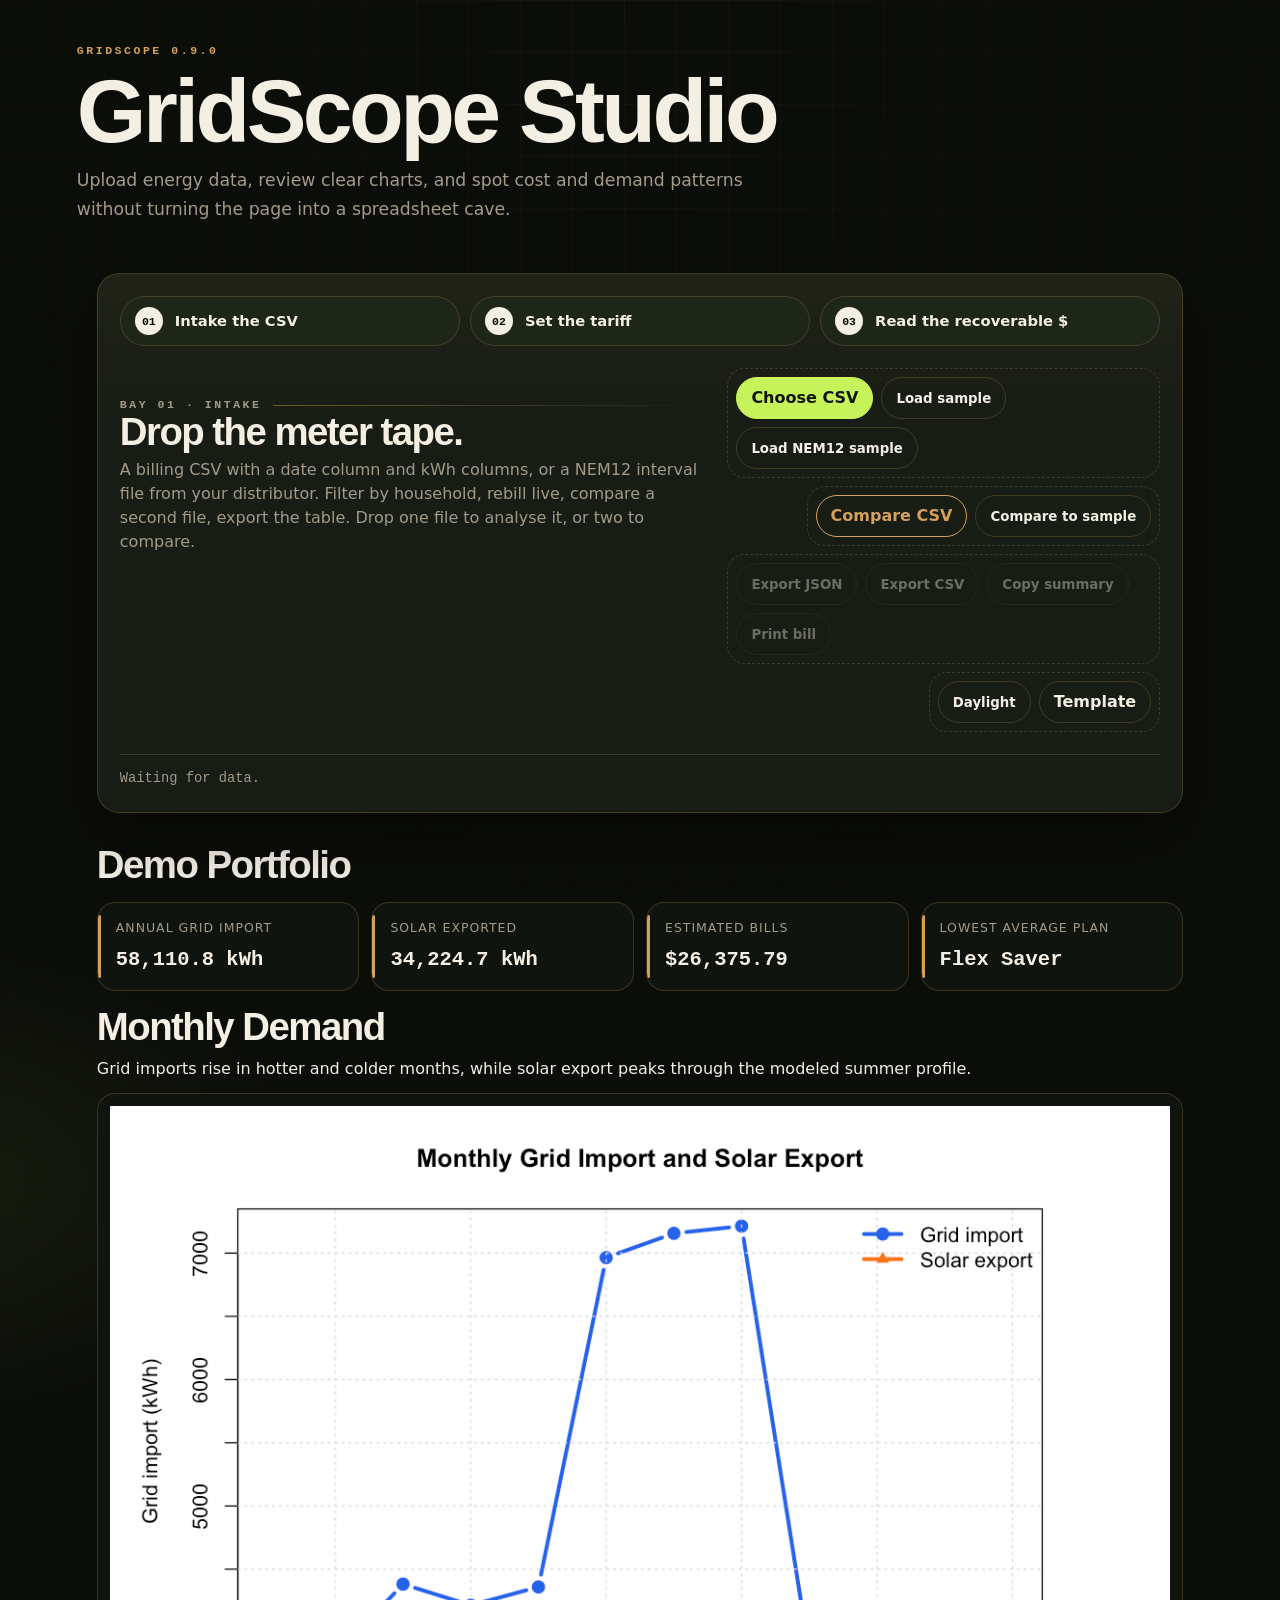
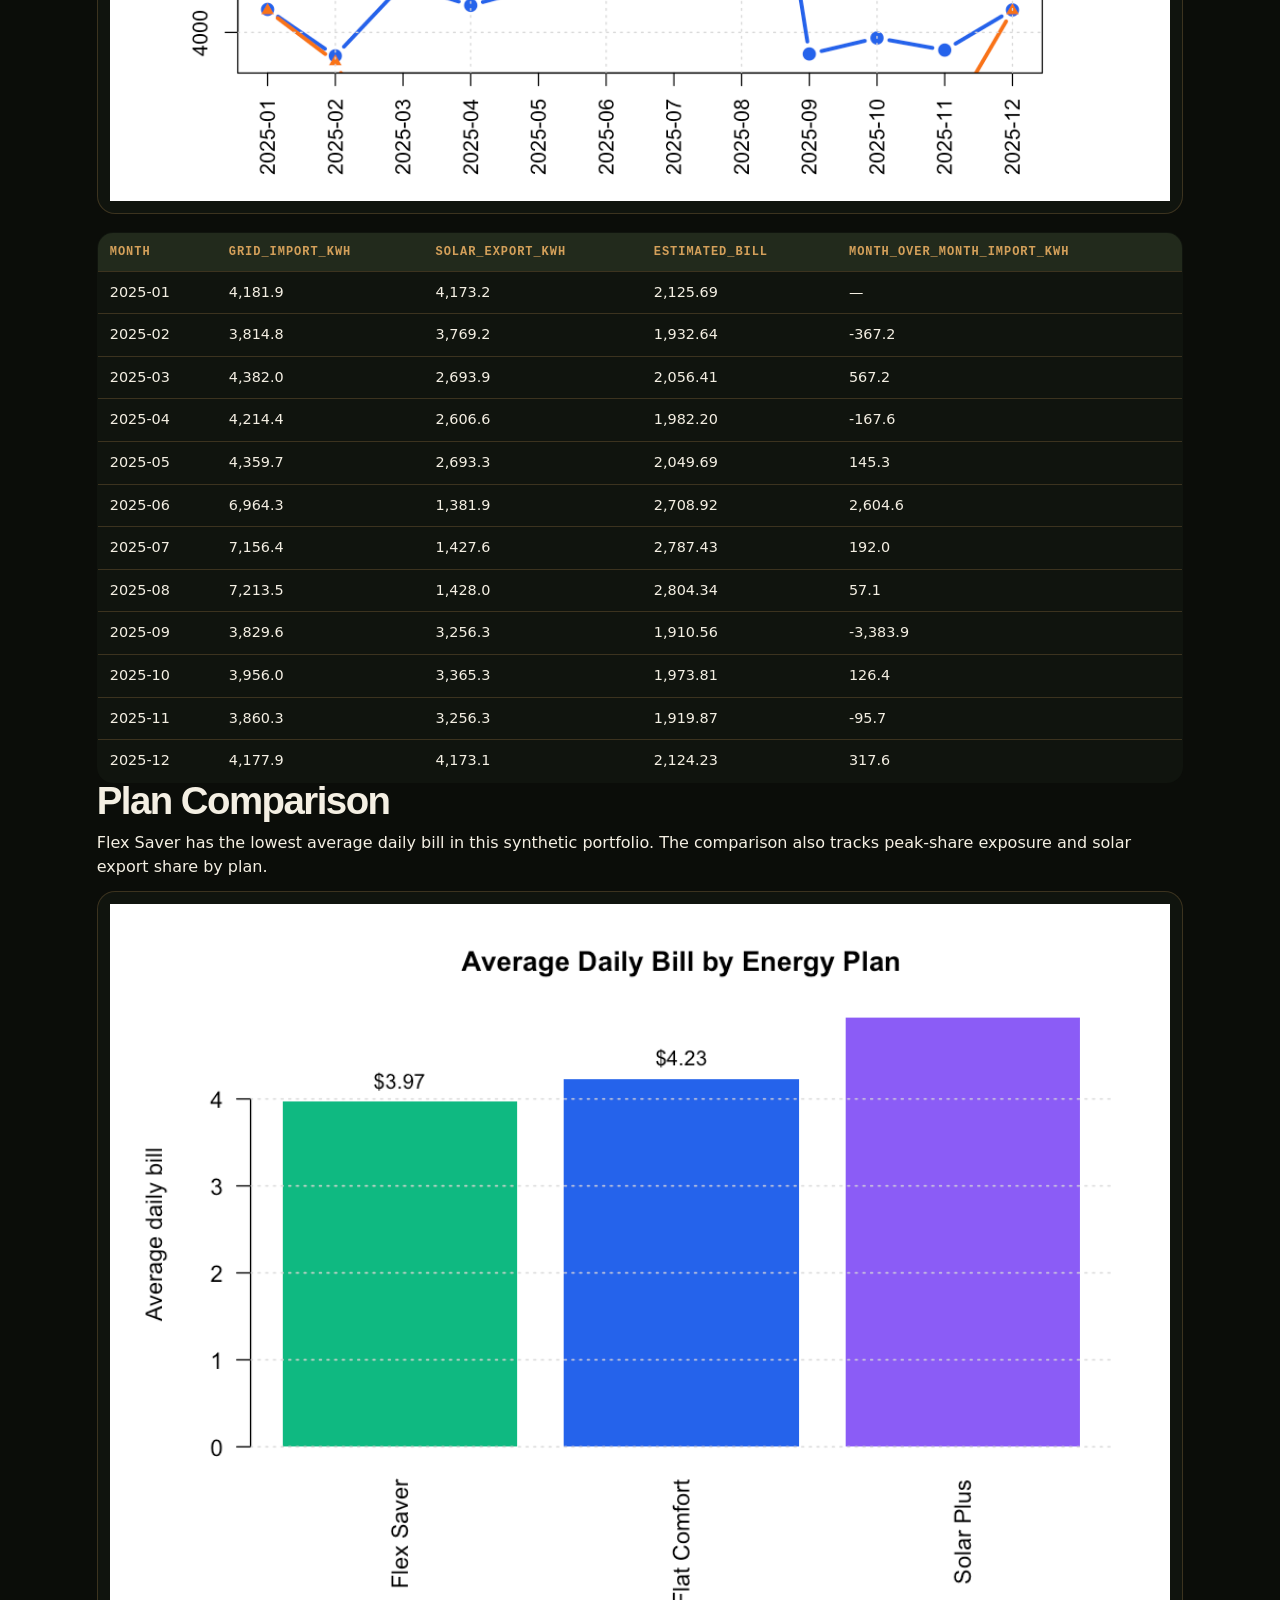
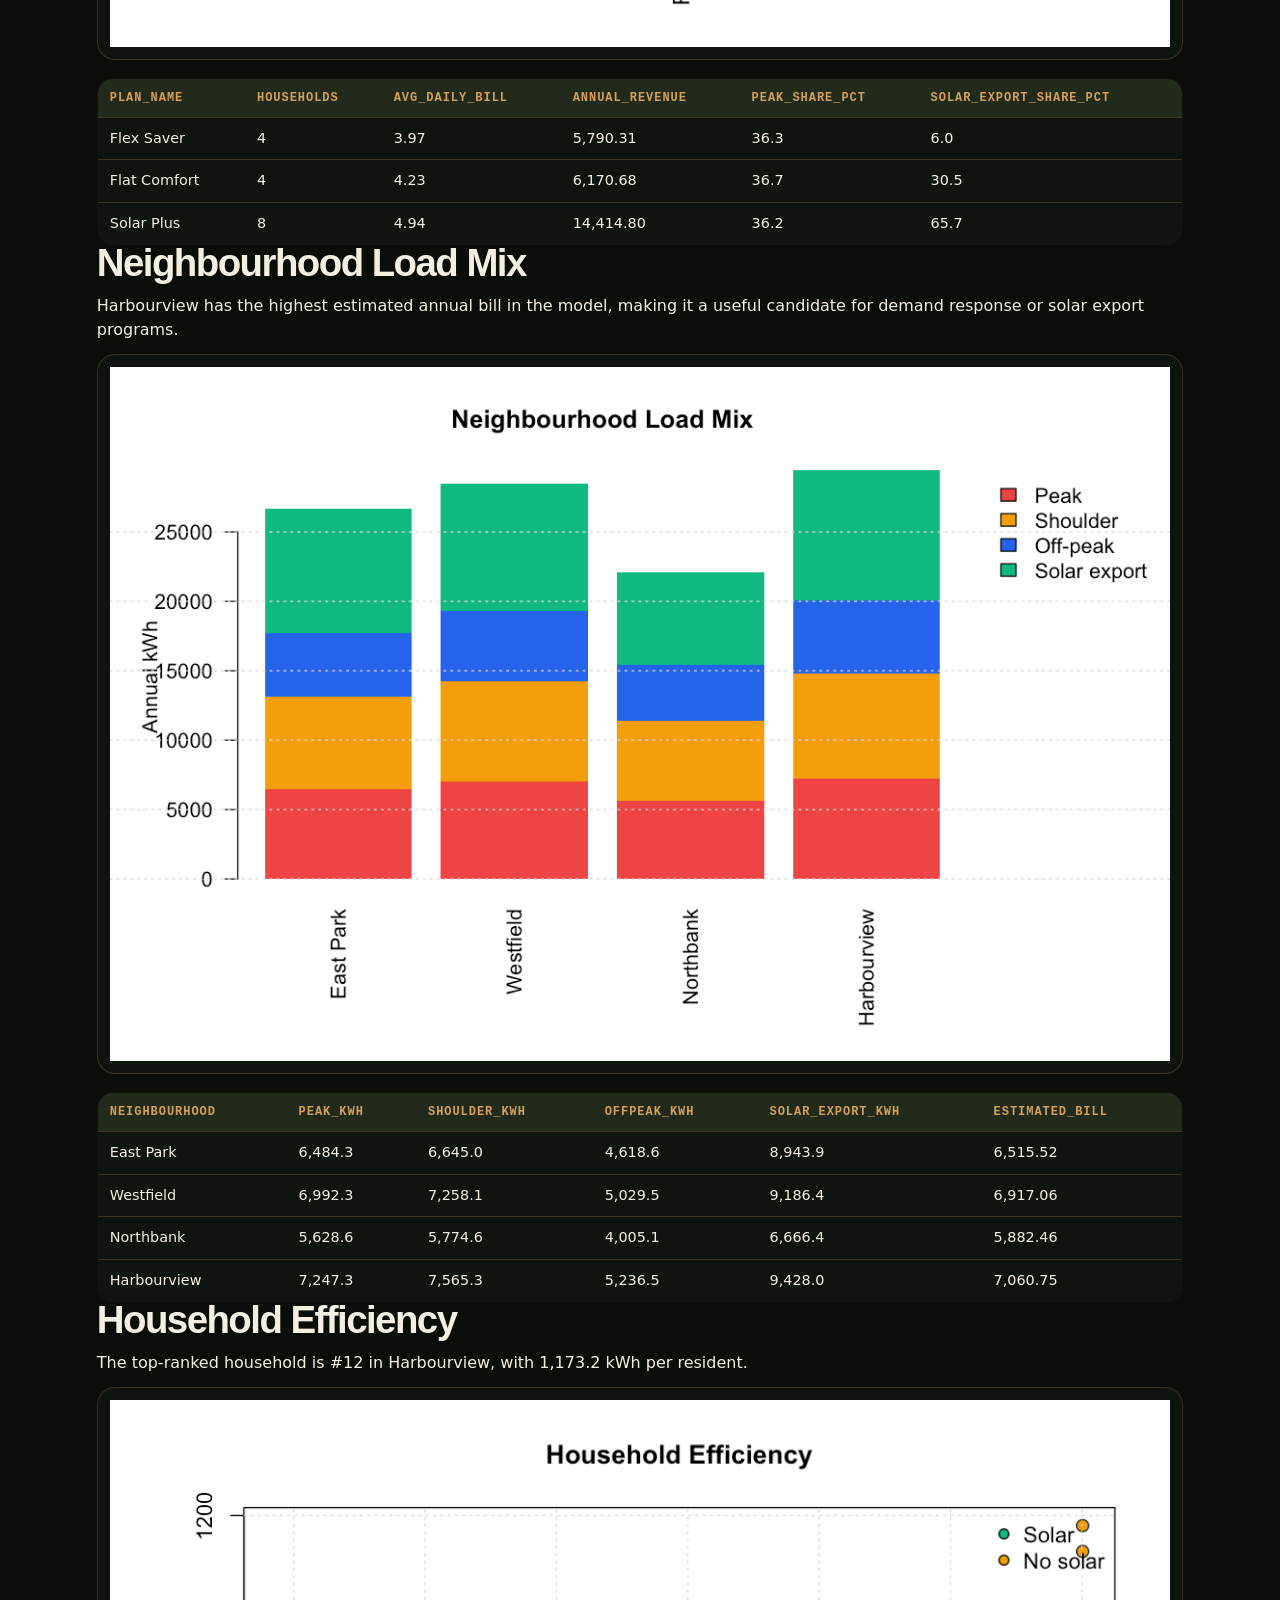
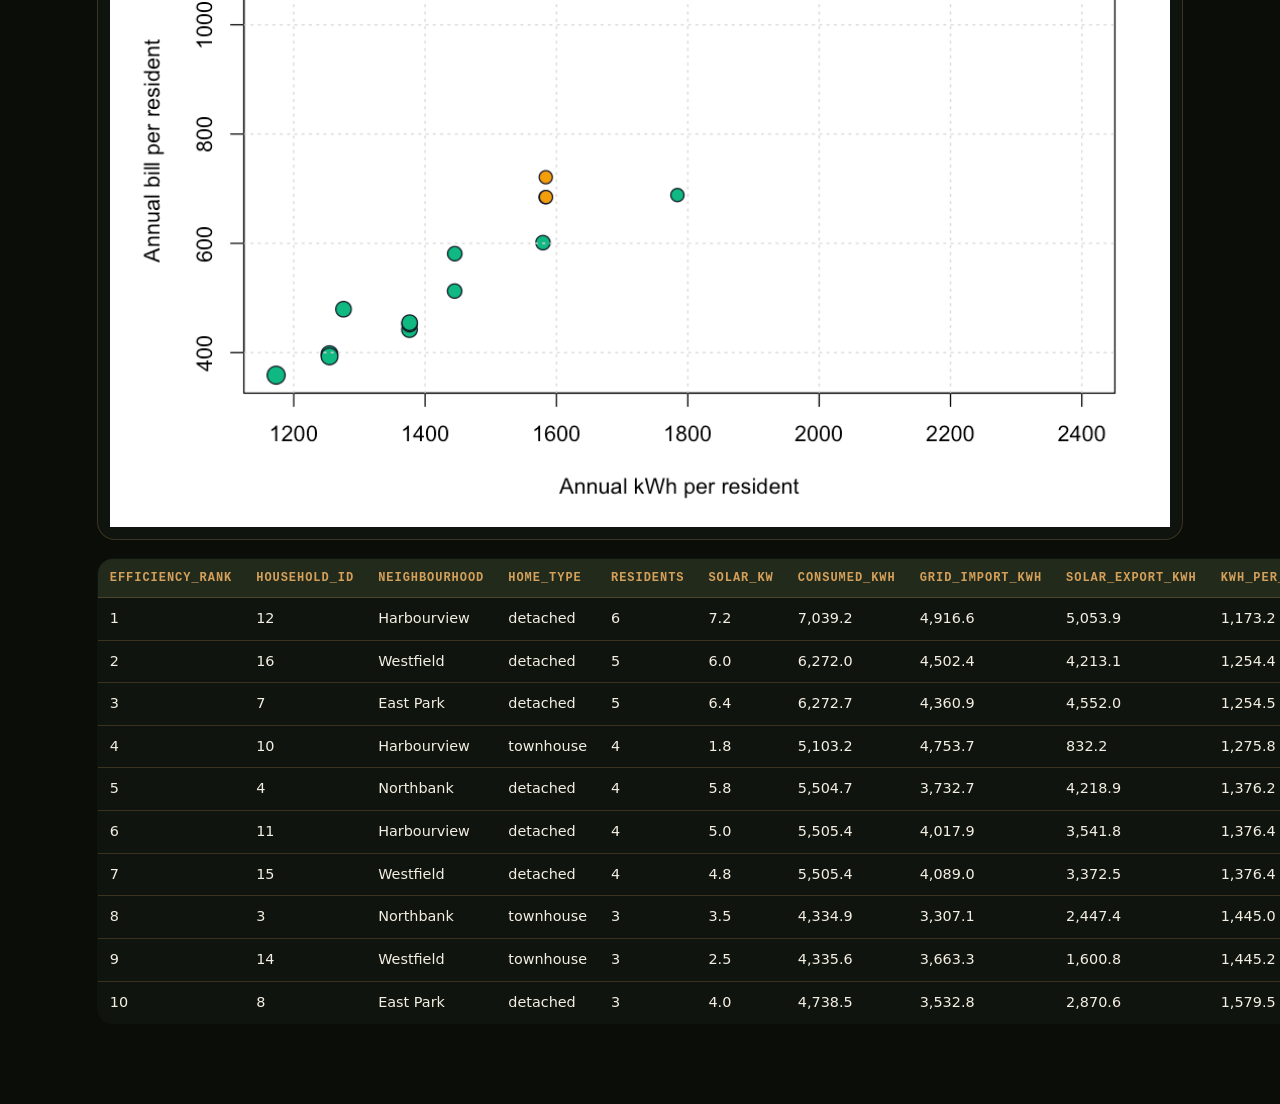
<file: output/report.html>
<!doctype html>
<html lang="en">
<head>
<meta charset="utf-8">
<meta name="viewport" content="width=device-width, initial-scale=1">
<title>GridScope Studio</title>
<link rel="stylesheet" href="../assets/studio.css">
</head>
<body>
<header>
<p class="eyebrow">GridScope 0.9.0</p>
<h1>GridScope Studio</h1>
<p class="lede">Upload energy data, review clear charts, and spot cost and demand patterns without turning the page into a spreadsheet cave.</p>
</header>
<main>
<section class="studio-panel" id="upload-studio">
<ol class="onboarding-strip" id="onboarding-strip">
<li><span>01</span> Intake the CSV</li>
<li><span>02</span> Set the tariff</li>
<li><span>03</span> Read the recoverable $</li>
</ol>
<div class="deck-copy">
<p class="bay">Bay 01 · Intake</p>
<h2>Drop the meter tape.</h2>
<p>A billing CSV with a date column and kWh columns, or a NEM12 interval file from your distributor. Filter by household, rebill live, compare a second file, export the table. Drop one file to analyse it, or two to compare.</p>
</div>
<div class="upload-controls">
  <div class="cluster">
    <label class="file-picker" for="energy-csv">Choose CSV<input id="energy-csv" type="file" accept=".csv,.txt,.dat,text/csv,text/plain"></label>
    <button id="load-sample" type="button">Load sample</button>
    <button id="load-nem12-sample" type="button" data-href="../data/sample_nem12.csv">Load NEM12 sample</button>
  </div>
  <div class="cluster">
    <label class="file-picker file-picker-secondary" for="compare-csv">Compare CSV<input id="compare-csv" type="file" accept=".csv,.txt,.dat,text/csv,text/plain"></label>
    <button id="compare-sample" type="button">Compare to sample</button>
  </div>
  <div class="cluster">
    <button id="export-analysis" type="button" disabled>Export JSON</button>
    <button id="export-csv" type="button" disabled>Export CSV</button>
    <button id="copy-summary" type="button" disabled>Copy summary</button>
    <button id="print-bill" type="button" disabled>Print bill</button>
  </div>
  <div class="cluster">
    <button id="theme-toggle" data-theme-toggle type="button" aria-pressed="false">Daylight</button>
    <a class="template-link" href="../data/sample_energy_upload.csv">Template</a>
  </div>
</div>
<div class="status" id="upload-status" role="status" aria-live="polite">Waiting for data.</div>
<p class="source-badge" id="source-badge" aria-live="polite" hidden></p>
</section>

<section class="report-section" id="personal-results" hidden>
<p class="bay">Bay 02 · Receipt</p>
<h2>The bill, rewritten</h2>
<div class="hero-savings" id="savings-hero">
  <div class="gauge" aria-hidden="true"></div>
  <div>
    <p class="eyebrow">Recoverable on this usage</p>
    <strong id="savings-hero-amount">$0.00</strong>
    <p class="chart-note" id="savings-hero-note">Load a CSV to see quantified opportunities.</p>
  </div>
</div>
<div class="what-if-tools">
<div class="peak-shift-tool" id="peak-shift-wrap">
<label for="peak-shift">If I shift <span id="peak-shift-label">10%</span> of peak to off-peak</label>
<input id="peak-shift" type="range" min="0" max="30" value="10" step="1">
<p class="chart-note" id="peak-shift-saving">Move the slider to estimate savings on this tariff.</p>
</div>
<div class="peak-shift-tool" id="solar-shift-wrap">
<label for="solar-shift">If I self-consume <span id="solar-shift-label">50%</span> of solar export</label>
<input id="solar-shift" type="range" min="0" max="100" value="50" step="1">
<p class="chart-note" id="solar-shift-saving">Move the slider to estimate savings on this tariff.</p>
</div>
<div class="peak-shift-tool battery-tool" id="battery-wrap">
<label for="battery-capacity">If I add a <span id="battery-capacity-label">10 kWh</span> home battery</label>
<input id="battery-capacity" type="range" min="0" max="20" value="10" step="0.5" aria-describedby="battery-note">
<label class="battery-cost" for="battery-cost">Installed cost per battery (AUD)
<input id="battery-cost" type="number" inputmode="decimal" min="0" step="100" placeholder="your quote" aria-describedby="battery-note"></label>
<p class="chart-note" id="battery-note">Charges only from solar you would have exported; 90% round-trip efficiency. Add a cost for a payback estimate.</p>
<p class="chart-note battery-saving" id="battery-saving" aria-live="polite">Move the slider to size a battery on this usage.</p>
</div>
</div>
<div class="plan-cards" id="plan-cards"></div>
<p class="plan-switch-note" id="plan-switch-note" hidden></p>

<p class="bay">Bay 03 · Console</p>
<div class="studio-tools">
<div class="tool-block" id="household-filter-wrap" hidden>
<label for="household-filter">Household</label>
<select id="household-filter"></select>
</div>
<div class="tool-block">
<label for="date-order">Date order</label>
<select id="date-order">
<option value="dmy" selected>DMY (AU)</option>
<option value="mdy">MDY (US)</option>
<option value="auto">Auto</option>
</select>
</div>
<label class="tool-block tou-toggle" for="tou-toggle">
<input id="tou-toggle" type="checkbox">
Apply NSW-style TOU from hour
</label>
<label class="tool-block tou-toggle" for="dedupe-toggle">
<input id="dedupe-toggle" type="checkbox">
Merge duplicate household+day rows
</label>
<p class="tou-banner" id="tou-note" hidden></p>
<fieldset class="tool-block tariff-editor">
<legend>Tariff (AUD)</legend>
<label>Peak <input id="tariff-peak" type="number" inputmode="decimal" min="0" step="0.01" value="0.40"></label>
<label>Shoulder <input id="tariff-shoulder" type="number" inputmode="decimal" min="0" step="0.01" value="0.28"></label>
<label>Off-peak <input id="tariff-offpeak" type="number" inputmode="decimal" min="0" step="0.01" value="0.18"></label>
<label>Export credit <input id="tariff-export" type="number" inputmode="decimal" min="0" step="0.01" value="0.08"></label>
<label>Daily supply <input id="tariff-supply" type="number" inputmode="decimal" min="0" step="0.01" value="1.10"></label>
<label>GST rate <input id="tariff-gst" type="number" inputmode="decimal" min="0" step="0.01" value="0.10"></label>
</fieldset>
</div>

<p class="bay">Bay 04 · Instruments</p>
<div class="metrics" id="personal-metrics"></div>
<div class="metrics" id="weekend-metrics"></div>
<p class="coverage-callout" id="coverage-callout" hidden></p>
<p class="quality-callout" id="quality-callout" hidden></p>
<div class="metrics compare-metrics" id="compare-metrics" hidden></div>
<div id="compare-monthly" hidden></div>
<h3>Signals</h3>
<ul class="insight-list" id="personal-insights"></ul>

<p class="bay">Bay 05 · Traces</p>
<div class="results-grid">
<div>
<h3>Monthly demand</h3>
<div class="chart" id="monthly-chart"></div>
</div>
<div>
<h3>Cost</h3>
<div class="chart" id="cost-chart"></div>
</div>
</div>
<h3>Daily trace</h3>
<p class="chart-note" id="daily-note">Grid import per day with solar export. Dots mark unusual days.</p>
<div class="chart daily-chart" id="daily-chart"></div>
<h3>Load mix</h3>
<div class="chart" id="mix-chart"></div>
<h3>Weekday heatmap</h3>
<p class="chart-note" id="heatmap-note">Grid import by weekday and month. Hour buckets are used when a timestamp hour is present.</p>
<div class="chart" id="heatmap-chart"></div>

<p class="bay">Bay 06 · Ledger</p>
<h3>Monthly table</h3>
<div id="monthly-table"></div>
<h3>Group table</h3>
<div id="group-table"></div>
<h3>Unusual days</h3>
<div class="chart" id="anomaly-chart"></div>
<div id="anomaly-table"></div>
<h3>Savings opportunities</h3>
<ul class="insight-list" id="recommendation-list"></ul>
</section>
<h2 class="demo-heading">Demo Portfolio</h2>
<section class="metrics">
<div class="metric"><span>Annual grid import</span><strong>58,110.8 kWh</strong></div>
<div class="metric"><span>Solar exported</span><strong>34,224.7 kWh</strong></div>
<div class="metric"><span>Estimated bills</span><strong>$26,375.79</strong></div>
<div class="metric"><span>Lowest average plan</span><strong>Flex Saver</strong></div>
</section>

<h2>Monthly Demand</h2>
<p>Grid imports rise in hotter and colder months, while solar export peaks through the modeled summer profile.</p>
<div class="figure"><img src="figures/monthly_usage.png" alt="Monthly grid import and solar export chart"></div>
<table><thead><tr><th>month</th><th>grid_import_kwh</th><th>solar_export_kwh</th><th>estimated_bill</th><th>month_over_month_import_kwh</th></tr></thead><tbody><tr><td>2025-01</td><td>4,181.9</td><td>4,173.2</td><td>2,125.69</td><td>—</td></tr>
<tr><td>2025-02</td><td>3,814.8</td><td>3,769.2</td><td>1,932.64</td><td>-367.2</td></tr>
<tr><td>2025-03</td><td>4,382.0</td><td>2,693.9</td><td>2,056.41</td><td>567.2</td></tr>
<tr><td>2025-04</td><td>4,214.4</td><td>2,606.6</td><td>1,982.20</td><td>-167.6</td></tr>
<tr><td>2025-05</td><td>4,359.7</td><td>2,693.3</td><td>2,049.69</td><td>145.3</td></tr>
<tr><td>2025-06</td><td>6,964.3</td><td>1,381.9</td><td>2,708.92</td><td>2,604.6</td></tr>
<tr><td>2025-07</td><td>7,156.4</td><td>1,427.6</td><td>2,787.43</td><td>192.0</td></tr>
<tr><td>2025-08</td><td>7,213.5</td><td>1,428.0</td><td>2,804.34</td><td>57.1</td></tr>
<tr><td>2025-09</td><td>3,829.6</td><td>3,256.3</td><td>1,910.56</td><td>-3,383.9</td></tr>
<tr><td>2025-10</td><td>3,956.0</td><td>3,365.3</td><td>1,973.81</td><td>126.4</td></tr>
<tr><td>2025-11</td><td>3,860.3</td><td>3,256.3</td><td>1,919.87</td><td>-95.7</td></tr>
<tr><td>2025-12</td><td>4,177.9</td><td>4,173.1</td><td>2,124.23</td><td>317.6</td></tr></tbody></table>
<h2>Plan Comparison</h2>
<p>Flex Saver has the lowest average daily bill in this synthetic portfolio. The comparison also tracks peak-share exposure and solar export share by plan.</p>
<div class="figure"><img src="figures/plan_comparison.png" alt="Average daily bill by plan chart"></div>
<table><thead><tr><th>plan_name</th><th>households</th><th>avg_daily_bill</th><th>annual_revenue</th><th>peak_share_pct</th><th>solar_export_share_pct</th></tr></thead><tbody><tr><td>Flex Saver</td><td>4</td><td>3.97</td><td>5,790.31</td><td>36.3</td><td>6.0</td></tr>
<tr><td>Flat Comfort</td><td>4</td><td>4.23</td><td>6,170.68</td><td>36.7</td><td>30.5</td></tr>
<tr><td>Solar Plus</td><td>8</td><td>4.94</td><td>14,414.80</td><td>36.2</td><td>65.7</td></tr></tbody></table>
<h2>Neighbourhood Load Mix</h2>
<p>Harbourview has the highest estimated annual bill in the model, making it a useful candidate for demand response or solar export programs.</p>
<div class="figure"><img src="figures/neighbourhood_load_mix.png" alt="Neighbourhood load mix chart"></div>
<table><thead><tr><th>neighbourhood</th><th>peak_kwh</th><th>shoulder_kwh</th><th>offpeak_kwh</th><th>solar_export_kwh</th><th>estimated_bill</th></tr></thead><tbody><tr><td>East Park</td><td>6,484.3</td><td>6,645.0</td><td>4,618.6</td><td>8,943.9</td><td>6,515.52</td></tr>
<tr><td>Westfield</td><td>6,992.3</td><td>7,258.1</td><td>5,029.5</td><td>9,186.4</td><td>6,917.06</td></tr>
<tr><td>Northbank</td><td>5,628.6</td><td>5,774.6</td><td>4,005.1</td><td>6,666.4</td><td>5,882.46</td></tr>
<tr><td>Harbourview</td><td>7,247.3</td><td>7,565.3</td><td>5,236.5</td><td>9,428.0</td><td>7,060.75</td></tr></tbody></table>
<h2>Household Efficiency</h2>
<p>The top-ranked household is #12 in Harbourview, with 1,173.2 kWh per resident.</p>
<div class="figure"><img src="figures/household_efficiency.png" alt="Household efficiency scatter plot"></div>
<table><thead><tr><th>efficiency_rank</th><th>household_id</th><th>neighbourhood</th><th>home_type</th><th>residents</th><th>solar_kw</th><th>consumed_kwh</th><th>grid_import_kwh</th><th>solar_export_kwh</th><th>kwh_per_resident</th><th>annual_bill</th><th>annual_bill_per_resident</th><th>insight_segment</th></tr></thead><tbody><tr><td>1</td><td>12</td><td>Harbourview</td><td>detached</td><td>6</td><td>7.2</td><td>7,039.2</td><td>4,916.6</td><td>5,053.9</td><td>1,173.2</td><td>2,152.37</td><td>358.73</td><td>solar leader</td></tr>
<tr><td>2</td><td>16</td><td>Westfield</td><td>detached</td><td>5</td><td>6.0</td><td>6,272.0</td><td>4,502.4</td><td>4,213.1</td><td>1,254.4</td><td>1,985.73</td><td>397.15</td><td>solar leader</td></tr>
<tr><td>3</td><td>7</td><td>East Park</td><td>detached</td><td>5</td><td>6.4</td><td>6,272.7</td><td>4,360.9</td><td>4,552.0</td><td>1,254.5</td><td>1,965.52</td><td>393.10</td><td>solar leader</td></tr>
<tr><td>4</td><td>10</td><td>Harbourview</td><td>townhouse</td><td>4</td><td>1.8</td><td>5,103.2</td><td>4,753.7</td><td>832.2</td><td>1,275.8</td><td>1,917.71</td><td>479.43</td><td>lean user</td></tr>
<tr><td>5</td><td>4</td><td>Northbank</td><td>detached</td><td>4</td><td>5.8</td><td>5,504.7</td><td>3,732.7</td><td>4,218.9</td><td>1,376.2</td><td>1,768.19</td><td>442.05</td><td>solar leader</td></tr>
<tr><td>6</td><td>11</td><td>Harbourview</td><td>detached</td><td>4</td><td>5.0</td><td>5,505.4</td><td>4,017.9</td><td>3,541.8</td><td>1,376.4</td><td>1,809.18</td><td>452.30</td><td>solar leader</td></tr>
<tr><td>7</td><td>15</td><td>Westfield</td><td>detached</td><td>4</td><td>4.8</td><td>5,505.4</td><td>4,089.0</td><td>3,372.5</td><td>1,376.4</td><td>1,819.14</td><td>454.79</td><td>lean user</td></tr>
<tr><td>8</td><td>3</td><td>Northbank</td><td>townhouse</td><td>3</td><td>3.5</td><td>4,334.9</td><td>3,307.1</td><td>2,447.4</td><td>1,445.0</td><td>1,537.94</td><td>512.65</td><td>steady user</td></tr>
<tr><td>9</td><td>14</td><td>Westfield</td><td>townhouse</td><td>3</td><td>2.5</td><td>4,335.6</td><td>3,663.3</td><td>1,600.8</td><td>1,445.2</td><td>1,743.24</td><td>581.08</td><td>steady user</td></tr>
<tr><td>10</td><td>8</td><td>East Park</td><td>detached</td><td>3</td><td>4.0</td><td>4,738.5</td><td>3,532.8</td><td>2,870.6</td><td>1,579.5</td><td>1,803.89</td><td>601.30</td><td>steady user</td></tr></tbody></table>
</main>
<script src="../assets/analysis.js"></script>
<script src="../assets/studio.js"></script>
</body>
</html>
</file>
<file: assets/studio.css>
:root {
  color-scheme: dark;
  --void: #0b0d09;
  --canvas: #10140e;
  --panel: #171c14;
  --panel-2: #1e2519;
  --ink: #f4efe3;
  --muted: #a39b88;
  --line: rgba(212, 160, 90, 0.22);
  --line-strong: rgba(212, 160, 90, 0.45);
  --copper: #d4a05a;
  --copper-deep: #9a6a2a;
  --ember: #e35d2a;
  --phosphor: #c6f35a;
  --cyan: #7fe3d0;
  --danger: #ff6b57;
  --blue: var(--cyan);
  --green: var(--phosphor);
  --amber: var(--copper);
  --red: var(--ember);
  --violet: #c9a6ff;
  --header-bg: transparent;
  --header-text: var(--ink);
  --header-lede: var(--muted);
  --table-head: #222a1c;
  --table-head-text: var(--copper);
  --shadow: 0 24px 60px rgba(0, 0, 0, 0.35);
  --radius: 22px;
  --display: "Syne", "Avenir Next", "Segoe UI", sans-serif;
  --sans: "IBM Plex Sans", "Segoe UI", system-ui, sans-serif;
  --mono: "IBM Plex Mono", ui-monospace, "SFMono-Regular", Menlo, monospace;
}

body.theme-day {
  color-scheme: light;
  --void: #f3ecdc;
  --canvas: #f7f1e4;
  --panel: #fffaf0;
  --panel-2: #efe6d2;
  --ink: #1c1912;
  --muted: #6f6758;
  --line: rgba(90, 62, 24, 0.16);
  --line-strong: rgba(90, 62, 24, 0.34);
  --copper: #9a5a18;
  --copper-deep: #6e3e10;
  --ember: #c2410c;
  --phosphor: #3f6d12;
  --cyan: #0f766e;
  --danger: #b42318;
  --table-head: #efe4cc;
  --table-head-text: #6e3e10;
  --shadow: 0 18px 40px rgba(70, 48, 16, 0.12);
  /* Aliases resolve where they are declared, so re-declare them here or they
     keep the night palette's ink (the brand text vanished in daylight). */
  --header-text: var(--ink);
  --header-lede: var(--muted);
  --blue: var(--cyan);
  --green: var(--phosphor);
  --amber: var(--copper);
  --red: var(--ember);
}

* { box-sizing: border-box; }

html {
  scroll-behavior: smooth;
}

body {
  margin: 0;
  min-height: 100%;
  font-family: var(--sans);
  background:
    radial-gradient(1200px 520px at 88% -10%, rgba(212, 160, 90, 0.16), transparent 55%),
    radial-gradient(900px 480px at -10% 20%, rgba(198, 243, 90, 0.08), transparent 50%),
    var(--void);
  color: var(--ink);
  line-height: 1.5;
}

body::before {
  content: "";
  position: fixed;
  inset: 0;
  pointer-events: none;
  z-index: 0;
  background-image:
    linear-gradient(rgba(212, 160, 90, 0.07) 1px, transparent 1px),
    linear-gradient(90deg, rgba(212, 160, 90, 0.07) 1px, transparent 1px);
  background-size: 52px 52px;
  mask-image: radial-gradient(ellipse at 50% 0%, #000 0%, transparent 78%);
  opacity: 0.7;
}

body.theme-day::before {
  background-image:
    linear-gradient(rgba(90, 62, 24, 0.08) 1px, transparent 1px),
    linear-gradient(90deg, rgba(90, 62, 24, 0.08) 1px, transparent 1px);
}

body > * {
  position: relative;
  z-index: 1;
}

.skip {
  position: absolute;
  left: -999px;
}
.skip:focus {
  left: 16px;
  top: 16px;
  z-index: 20;
  background: var(--phosphor);
  color: #10140e;
  padding: 0.45rem 0.7rem;
  border-radius: 999px;
}

a { color: var(--copper); }
a:hover { color: var(--phosphor); }

h1, h2, h3 {
  font-family: var(--display);
  letter-spacing: -0.04em;
  line-height: 0.95;
  margin: 0 0 12px;
}

h1 { font-size: clamp(2.6rem, 7vw, 6.2rem); font-weight: 800; }
h2 { font-size: clamp(1.6rem, 3vw, 2.4rem); }
h3 { font-size: 1.15rem; letter-spacing: 0; font-family: var(--sans); }

p { margin: 0 0 12px; }

code, .clock, .plan-bill, .hero-savings strong, .metric strong {
  font-family: var(--mono);
  font-variant-numeric: tabular-nums;
}

.atmosphere {
  position: fixed;
  inset: 0;
  pointer-events: none;
  z-index: 0;
  overflow: hidden;
}

.atmosphere svg {
  width: 140%;
  height: 70%;
  opacity: 0.55;
  transform: translate(-12%, -18%);
}

.current {
  fill: none;
  stroke: var(--copper);
  stroke-width: 1.4;
  stroke-dasharray: 6 14;
  animation: current 18s linear infinite;
}

.current.slow {
  stroke: var(--phosphor);
  stroke-width: 1.1;
  animation-duration: 28s;
  opacity: 0.7;
}

@keyframes current {
  to { stroke-dashoffset: -420; }
}

.mast {
  display: flex;
  justify-content: space-between;
  align-items: flex-end;
  gap: 16px;
  padding: 22px 6vw 0;
}

.brand {
  display: flex;
  align-items: center;
  gap: 12px;
  color: inherit;
  text-decoration: none;
}

.brand-mark {
  width: 42px;
  height: 42px;
  flex: none;
}

.brand strong {
  display: block;
  font-family: var(--display);
  font-size: 1.15rem;
  letter-spacing: -0.03em;
}

.brand small {
  color: var(--muted);
  font-size: 0.75rem;
  letter-spacing: 0.18em;
  text-transform: uppercase;
}

.mast-meta {
  display: flex;
  flex-wrap: wrap;
  gap: 10px;
  align-items: center;
  color: var(--muted);
  font-size: 0.82rem;
  letter-spacing: 0.08em;
  text-transform: uppercase;
}

.clock {
  color: var(--phosphor);
  letter-spacing: 0.12em;
}

.live-dot {
  width: 8px;
  height: 8px;
  border-radius: 50%;
  background: var(--phosphor);
  box-shadow: 0 0 12px var(--phosphor);
  animation: pulse 2.4s ease-in-out infinite;
}

@keyframes pulse {
  0%, 100% { opacity: 1; transform: scale(1); }
  50% { opacity: 0.45; transform: scale(0.7); }
}

.hero-stage {
  padding: 48px 6vw 12px;
  max-width: 1280px;
}

.hero-stage .lede,
header .lede,
.lede {
  max-width: 46rem;
  color: var(--muted);
  font-size: 1.08rem;
  line-height: 1.65;
}

.kicker,
.eyebrow,
.bay {
  margin: 0 0 10px;
  color: var(--copper);
  font-family: var(--mono);
  font-size: 0.72rem;
  font-weight: 600;
  letter-spacing: 0.22em;
  text-transform: uppercase;
}

.bay {
  display: flex;
  align-items: center;
  gap: 12px;
  margin: 28px 0 10px;
}

.bay::after {
  content: "";
  height: 1px;
  flex: 1;
  background: linear-gradient(90deg, var(--line-strong), transparent);
}

header.mast + .lede,
header {
  background: var(--header-bg);
  color: var(--header-text);
}

header.plain,
header:not(.mast) {
  padding: 42px 6vw 8px;
}

main {
  max-width: 1240px;
  margin: 0 auto;
  padding: 12px 6vw 80px;
}

.studio-panel,
.report-section {
  background:
    linear-gradient(180deg, rgba(212, 160, 90, 0.05), transparent 28%),
    var(--panel);
  border: 1px solid var(--line);
  border-radius: var(--radius);
  padding: 22px;
  margin: 18px 0;
  box-shadow: var(--shadow);
  backdrop-filter: blur(10px);
}

.studio-panel {
  display: grid;
  grid-template-columns: minmax(0, 1.15fr) minmax(280px, 0.85fr);
  gap: 22px;
  align-items: start;
}

.studio-panel.drop-active {
  outline: 2px dashed var(--phosphor);
  outline-offset: 8px;
  background: color-mix(in srgb, var(--phosphor) 8%, var(--panel));
}

.onboarding-strip {
  grid-column: 1 / -1;
  display: grid;
  grid-template-columns: repeat(3, minmax(0, 1fr));
  gap: 10px;
  list-style: none;
  margin: 0;
  padding: 0;
}

.onboarding-strip li {
  display: flex;
  align-items: center;
  gap: 12px;
  border: 1px solid var(--line);
  border-radius: 999px;
  background: var(--panel-2);
  padding: 10px 14px;
  font-weight: 600;
  font-size: 0.92rem;
}

.onboarding-strip span {
  display: inline-flex;
  width: 28px;
  height: 28px;
  align-items: center;
  justify-content: center;
  border-radius: 999px;
  background: var(--ink);
  color: var(--void);
  font-family: var(--mono);
  font-size: 0.72rem;
}

.deck-copy h2 { margin-bottom: 8px; }
.studio-panel p { color: var(--muted); margin-bottom: 0; }

.upload-controls {
  display: flex;
  flex-wrap: wrap;
  gap: 8px;
  justify-content: flex-end;
  align-items: center;
}

.cluster {
  display: flex;
  flex-wrap: wrap;
  gap: 8px;
  padding: 8px;
  border: 1px dashed var(--line);
  border-radius: 18px;
}

.file-picker,
button,
.template-link {
  display: inline-flex;
  min-height: 42px;
  align-items: center;
  justify-content: center;
  gap: 8px;
  border-radius: 999px;
  border: 1px solid var(--line);
  background: transparent;
  color: var(--ink);
  font-family: inherit;
  font-weight: 600;
  padding: 8px 14px;
  text-decoration: none;
  cursor: pointer;
  transition: transform 0.15s ease, background 0.15s ease, border-color 0.15s ease;
}

.file-picker:hover,
button:hover,
.template-link:hover {
  border-color: var(--copper);
  transform: translateY(-1px);
}

.file-picker {
  background: var(--phosphor);
  border-color: var(--phosphor);
  color: #10140e;
}

.file-picker-secondary {
  background: transparent;
  border-color: var(--copper);
  color: var(--copper);
}

button:disabled {
  opacity: 0.38;
  cursor: not-allowed;
  transform: none;
}

.file-picker input {
  position: absolute;
  width: 1px;
  height: 1px;
  overflow: hidden;
  clip: rect(0 0 0 0);
}

.status {
  grid-column: 1 / -1;
  color: var(--muted);
  border-top: 1px solid var(--line);
  padding-top: 14px;
  min-height: 34px;
  font-family: var(--mono);
  font-size: 0.86rem;
}

.status[data-tone="error"] { color: var(--danger); }
.status[data-tone="ok"] { color: var(--phosphor); }

.hero-savings {
  display: grid;
  grid-template-columns: 132px 1fr;
  gap: 18px;
  align-items: center;
  border: 1px solid var(--line-strong);
  border-radius: 28px;
  padding: 18px 22px;
  margin: 0 0 16px;
  background:
    radial-gradient(180px 120px at 12% 50%, rgba(198, 243, 90, 0.16), transparent 70%),
    var(--panel-2);
}

.hero-savings strong {
  display: block;
  margin: 4px 0 8px;
  font-size: clamp(2.4rem, 6vw, 4.4rem);
  letter-spacing: -0.06em;
  color: var(--phosphor);
  line-height: 0.9;
}

.gauge {
  width: 118px;
  height: 118px;
  border-radius: 50%;
  background:
    conic-gradient(from 210deg, var(--ember), var(--copper), var(--phosphor) 70%, rgba(255,255,255,0.08) 70% 100%);
  mask: radial-gradient(circle at 50% 50%, transparent 54%, #000 56%);
  -webkit-mask: radial-gradient(circle at 50% 50%, transparent 54%, #000 56%);
  animation: spin-slow 18s linear infinite;
}

@keyframes spin-slow {
  to { transform: rotate(360deg); }
}

.what-if-tools {
  display: grid;
  grid-template-columns: repeat(auto-fit, minmax(240px, 1fr));
  gap: 12px;
  margin: 0 0 16px;
}

.peak-shift-tool {
  margin: 0;
  padding: 14px 16px;
  border: 1px solid var(--line);
  border-radius: 18px;
  background: var(--canvas);
}

.peak-shift-tool label {
  display: block;
  font-weight: 650;
  margin-bottom: 4px;
}

.peak-shift-tool input[type="range"] {
  width: 100%;
  margin: 10px 0 6px;
  accent-color: var(--copper);
}

.peak-shift-tool .chart-note { margin: 0; }

.battery-tool .battery-cost {
  display: grid;
  gap: 6px;
  margin: 2px 0 8px;
  font-weight: 500;
  font-size: 0.88rem;
  color: var(--muted);
}

.battery-tool .battery-cost input {
  width: 100%;
  max-width: 220px;
  border: 1px solid var(--line-strong);
  border-radius: 12px;
  padding: 8px 10px;
  background: var(--panel);
  color: var(--ink);
  font: inherit;
  font-family: var(--mono);
}

.battery-tool .battery-saving {
  margin-top: 6px;
  color: var(--phosphor);
  font-family: var(--mono);
  font-size: 0.84rem;
  line-height: 1.45;
}

.studio-panel .source-badge {
  grid-column: 1 / -1;
  justify-self: start;
  margin: -4px 0 0;
  padding: 6px 12px;
  border: 1px solid var(--line-strong);
  border-radius: 999px;
  background: var(--canvas);
  color: var(--cyan);
  font-family: var(--mono);
  font-size: 0.78rem;
  letter-spacing: 0.02em;
  max-width: 100%;
  overflow-wrap: anywhere;
}

.plan-switch-note {
  margin: 4px 0 18px;
  padding-left: 14px;
  border-left: 3px solid var(--phosphor);
  color: var(--ink);
  font-size: 0.95rem;
}

.daily-chart svg circle { cursor: help; }

.plan-cards {
  display: grid;
  grid-template-columns: repeat(auto-fit, minmax(210px, 1fr));
  gap: 12px;
  margin: 0 0 8px;
}

.plan-card {
  position: relative;
  overflow: hidden;
  border: 1px solid var(--line);
  border-radius: 20px;
  background: var(--canvas);
  padding: 16px;
  min-height: 148px;
}

.plan-card::before {
  content: "";
  position: absolute;
  inset: auto -20% -40% 30%;
  height: 90px;
  background: radial-gradient(circle, rgba(212, 160, 90, 0.22), transparent 70%);
}

.plan-card.winner {
  border-color: var(--phosphor);
  background:
    linear-gradient(180deg, rgba(198, 243, 90, 0.1), transparent 46%),
    var(--canvas);
  box-shadow: 0 0 0 1px var(--phosphor), 0 16px 40px rgba(198, 243, 90, 0.08);
}

.plan-kicker {
  display: block;
  color: var(--muted);
  font-family: var(--mono);
  font-size: 0.68rem;
  letter-spacing: 0.16em;
  text-transform: uppercase;
  margin-bottom: 8px;
}

.plan-card .plan-name {
  display: block;
  font-family: var(--display);
  font-size: 1.35rem;
  letter-spacing: -0.03em;
  margin-bottom: 10px;
}

.plan-card .plan-bill {
  display: block;
  font-size: 1.55rem;
  font-weight: 600;
  margin-bottom: 6px;
}

.plan-card .plan-delta { color: var(--muted); font-size: 0.88rem; }

.plan-card .plan-badge {
  display: inline-block;
  margin-top: 10px;
  padding: 3px 9px;
  border-radius: 999px;
  background: color-mix(in srgb, var(--phosphor) 18%, transparent);
  color: var(--phosphor);
  font-size: 0.72rem;
  font-weight: 700;
  letter-spacing: 0.12em;
  text-transform: uppercase;
}

.studio-tools {
  display: grid;
  grid-template-columns: repeat(auto-fit, minmax(240px, 1fr));
  gap: 14px;
  margin: 0 0 18px;
}

.studio-tools .tariff-editor,
.studio-tools .tou-banner {
  grid-column: 1 / -1;
}

.tool-block label {
  display: flex;
  flex-direction: column;
  gap: 4px;
  color: var(--muted);
  font-size: 0.85rem;
  font-weight: 650;
}

.tou-toggle {
  flex-direction: row;
  align-items: center;
  gap: 8px;
}

.tou-toggle input {
  width: 18px;
  height: 18px;
  accent-color: var(--copper);
}

.tariff-editor {
  display: grid;
  grid-template-columns: repeat(auto-fit, minmax(140px, 1fr));
  gap: 10px;
  margin: 0;
  border: 1px solid var(--line);
  border-radius: 18px;
  padding: 14px;
  background: var(--canvas);
}

.tariff-editor legend {
  padding: 0 8px;
  font-family: var(--display);
}

.tariff-editor input,
.studio-tools select {
  min-height: 38px;
  border: 1px solid var(--line);
  border-radius: 12px;
  background: var(--panel);
  color: var(--ink);
  padding: 6px 8px;
  font-family: var(--mono);
  font-weight: 600;
}

.chart-note {
  color: var(--muted);
  font-size: 0.9rem;
  margin-top: -4px;
}

.coverage-callout,
.quality-callout,
.tou-banner {
  margin: 0 0 16px;
  padding: 12px 14px;
  border: 1px solid var(--line);
  border-radius: 16px;
  background: var(--canvas);
  color: var(--muted);
  font-size: 0.92rem;
  line-height: 1.45;
}

.quality-callout,
.tou-banner {
  border-color: color-mix(in srgb, var(--copper) 60%, var(--line));
  color: var(--ink);
}

.studio-tools .tou-banner { grid-column: 1 / -1; }
#compare-monthly { margin: 0 0 16px; }
#compare-monthly h3 { margin-bottom: 8px; }

.compare-metrics .delta-up { color: var(--ember); }
.compare-metrics .delta-down { color: var(--phosphor); }

.metrics {
  display: grid;
  grid-template-columns: repeat(auto-fit, minmax(180px, 1fr));
  gap: 12px;
  margin: 18px 0;
}

.metric {
  position: relative;
  overflow: hidden;
  background: var(--canvas);
  border: 1px solid var(--line);
  border-radius: 18px;
  padding: 16px 16px 14px 18px;
}

.metric::before {
  content: "";
  position: absolute;
  left: 0;
  top: 12px;
  bottom: 12px;
  width: 3px;
  border-radius: 99px;
  background: var(--copper);
}

.metric[data-kind="energy"]::before { background: var(--cyan); }
.metric[data-kind="money"]::before { background: var(--phosphor); }
.metric[data-kind="share"]::before { background: var(--ember); }

.metric span {
  display: block;
  color: var(--muted);
  font-size: 0.78rem;
  letter-spacing: 0.08em;
  text-transform: uppercase;
}

.metric strong {
  display: block;
  margin-top: 8px;
  font-size: 1.28rem;
}

.results-grid {
  display: grid;
  grid-template-columns: repeat(auto-fit, minmax(260px, 1fr));
  gap: 14px;
}

.insight-list {
  display: grid;
  grid-template-columns: repeat(auto-fit, minmax(230px, 1fr));
  gap: 12px;
  margin: 14px 0 0;
  padding: 0;
  list-style: none;
}

.insight-list li {
  border: 1px solid var(--line);
  border-radius: 18px;
  background: var(--canvas);
  padding: 14px;
  line-height: 1.45;
}

.saving {
  display: inline-block;
  margin-left: 6px;
  font-weight: 700;
  color: var(--phosphor);
  font-family: var(--mono);
}

.impact {
  display: inline-block;
  margin-left: 6px;
  padding: 2px 8px;
  border-radius: 999px;
  font-size: 0.72rem;
  font-weight: 700;
  letter-spacing: 0.08em;
  text-transform: uppercase;
}

.impact-high { background: rgba(227, 93, 42, 0.18); color: var(--ember); }
.impact-medium { background: rgba(212, 160, 90, 0.18); color: var(--copper); }
.impact-low { background: rgba(127, 227, 208, 0.16); color: var(--cyan); }

.figure,
.chart {
  background: var(--canvas);
  border: 1px solid var(--line);
  border-radius: 18px;
  padding: 12px;
  margin: 10px 0 18px;
}

.figure img,
.chart svg {
  display: block;
  width: 100%;
  height: auto;
}

.chart { min-height: 270px; }

.chart-empty {
  display: flex;
  min-height: 220px;
  align-items: center;
  justify-content: center;
  color: var(--muted);
  border: 1px dashed var(--line);
  border-radius: 18px;
}

.table-wrap {
  width: 100%;
  overflow-x: auto;
  margin-bottom: 18px;
}

table {
  width: 100%;
  border-collapse: collapse;
  background: var(--canvas);
  border: 1px solid var(--line);
  border-radius: 16px;
  overflow: hidden;
}

th, td {
  padding: 10px 12px;
  border-bottom: 1px solid var(--line);
  text-align: left;
  font-size: 0.9rem;
  white-space: nowrap;
}

th {
  background: var(--table-head);
  color: var(--table-head-text);
  font-family: var(--mono);
  font-size: 0.75rem;
  letter-spacing: 0.08em;
  text-transform: uppercase;
}

tr:last-child td { border-bottom: 0; }
tbody tr:hover td { background: color-mix(in srgb, var(--copper) 8%, transparent); }

.site-foot {
  padding: 12px 6vw 56px;
  color: var(--muted);
  font-size: 0.92rem;
}

.site-foot code {
  color: var(--ink);
  font-size: 0.85em;
}

.demo-heading { margin-top: 34px; }

@media (max-width: 760px) {
  .mast, .hero-stage, main, header:not(.mast), .site-foot {
    padding-left: 18px;
    padding-right: 18px;
  }

  h1 { font-size: 2.4rem; }

  .studio-panel { grid-template-columns: 1fr; }
  .onboarding-strip { grid-template-columns: 1fr; }
  .upload-controls { justify-content: flex-start; }
  .hero-savings { grid-template-columns: 1fr; }
  .gauge { display: none; }
  .what-if-tools { grid-template-columns: 1fr; }
  .battery-tool .battery-cost input { max-width: none; }
}

@media (prefers-reduced-motion: reduce) {
  .current, .gauge, .live-dot { animation: none; }
}

@media print {
  .atmosphere,
  body::before,
  .mast-meta,
  .onboarding-strip,
  .upload-controls,
  .what-if-tools,
  .hero-stage,
  .site-foot,
  [data-theme-toggle] {
    display: none !important;
  }

  body, .studio-panel, .report-section {
    background: #fff;
    color: #111;
    box-shadow: none;
    border: 0;
  }
}
</file>
